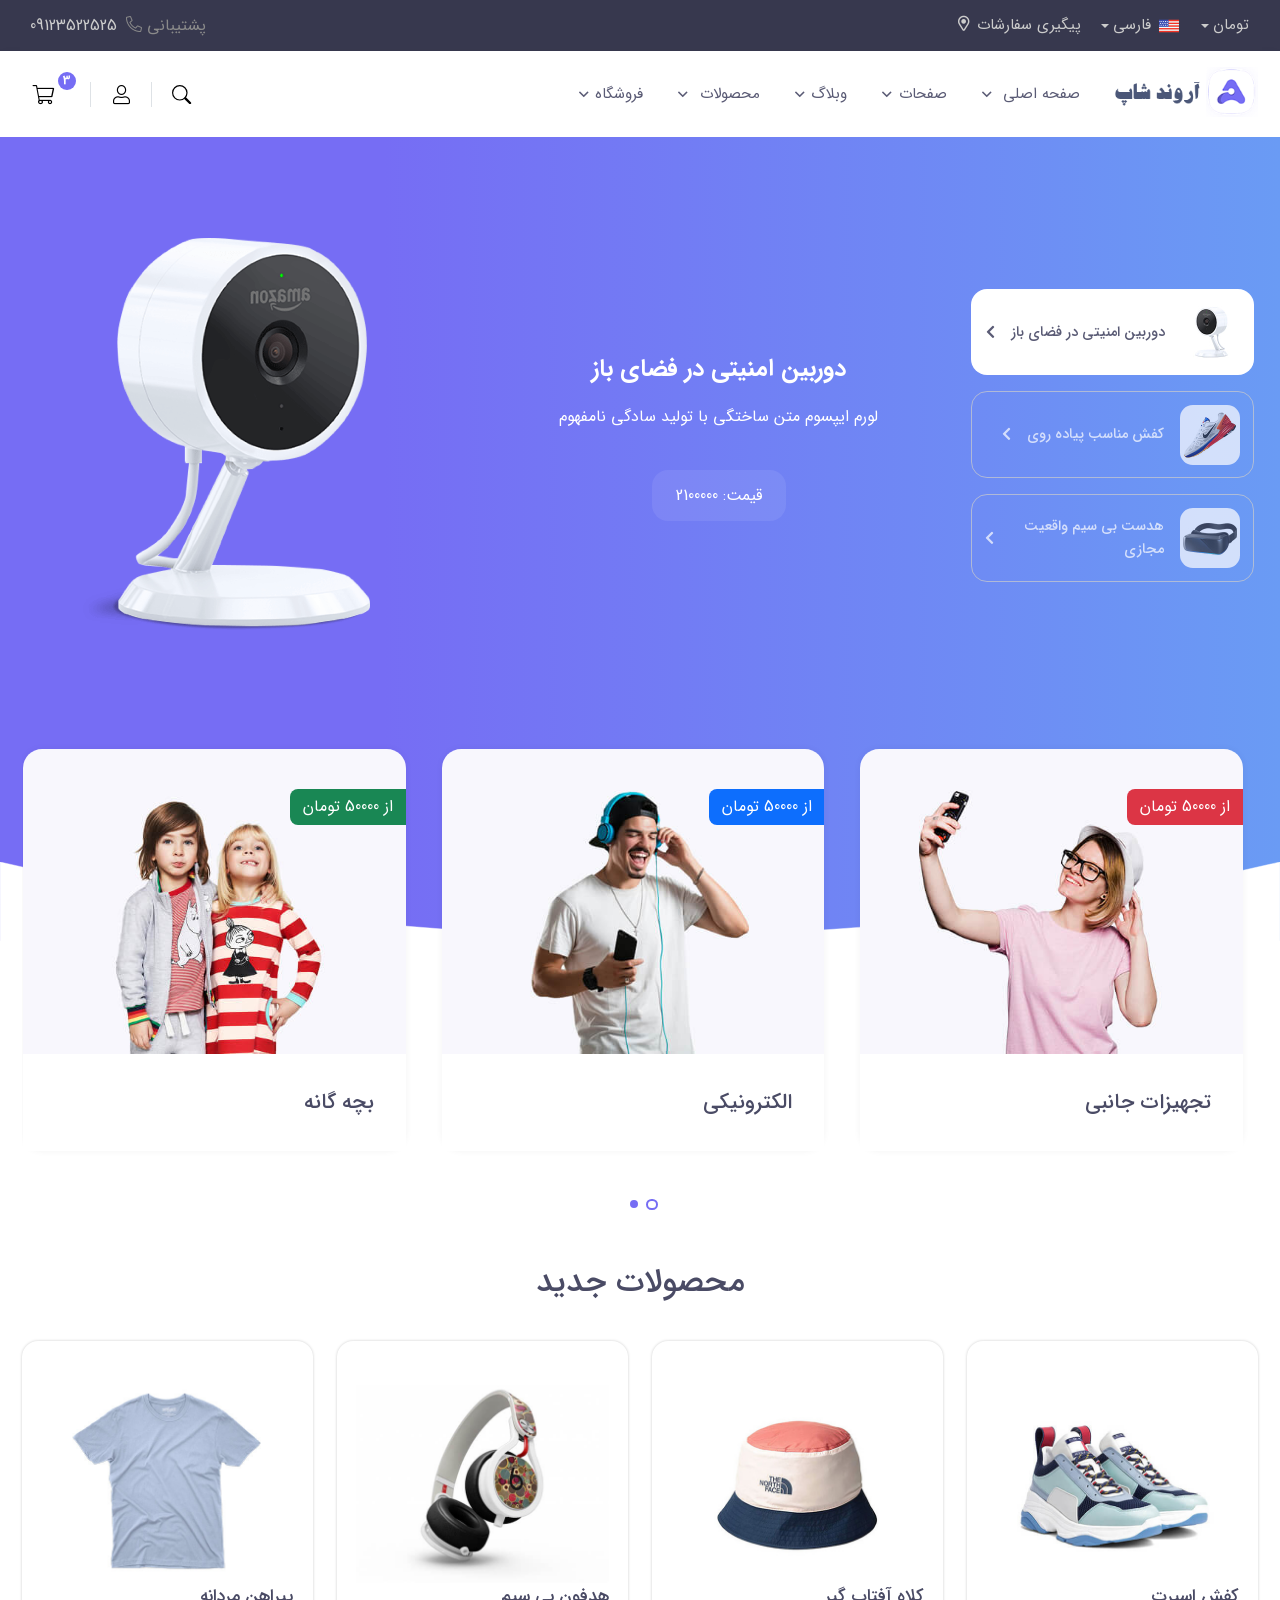
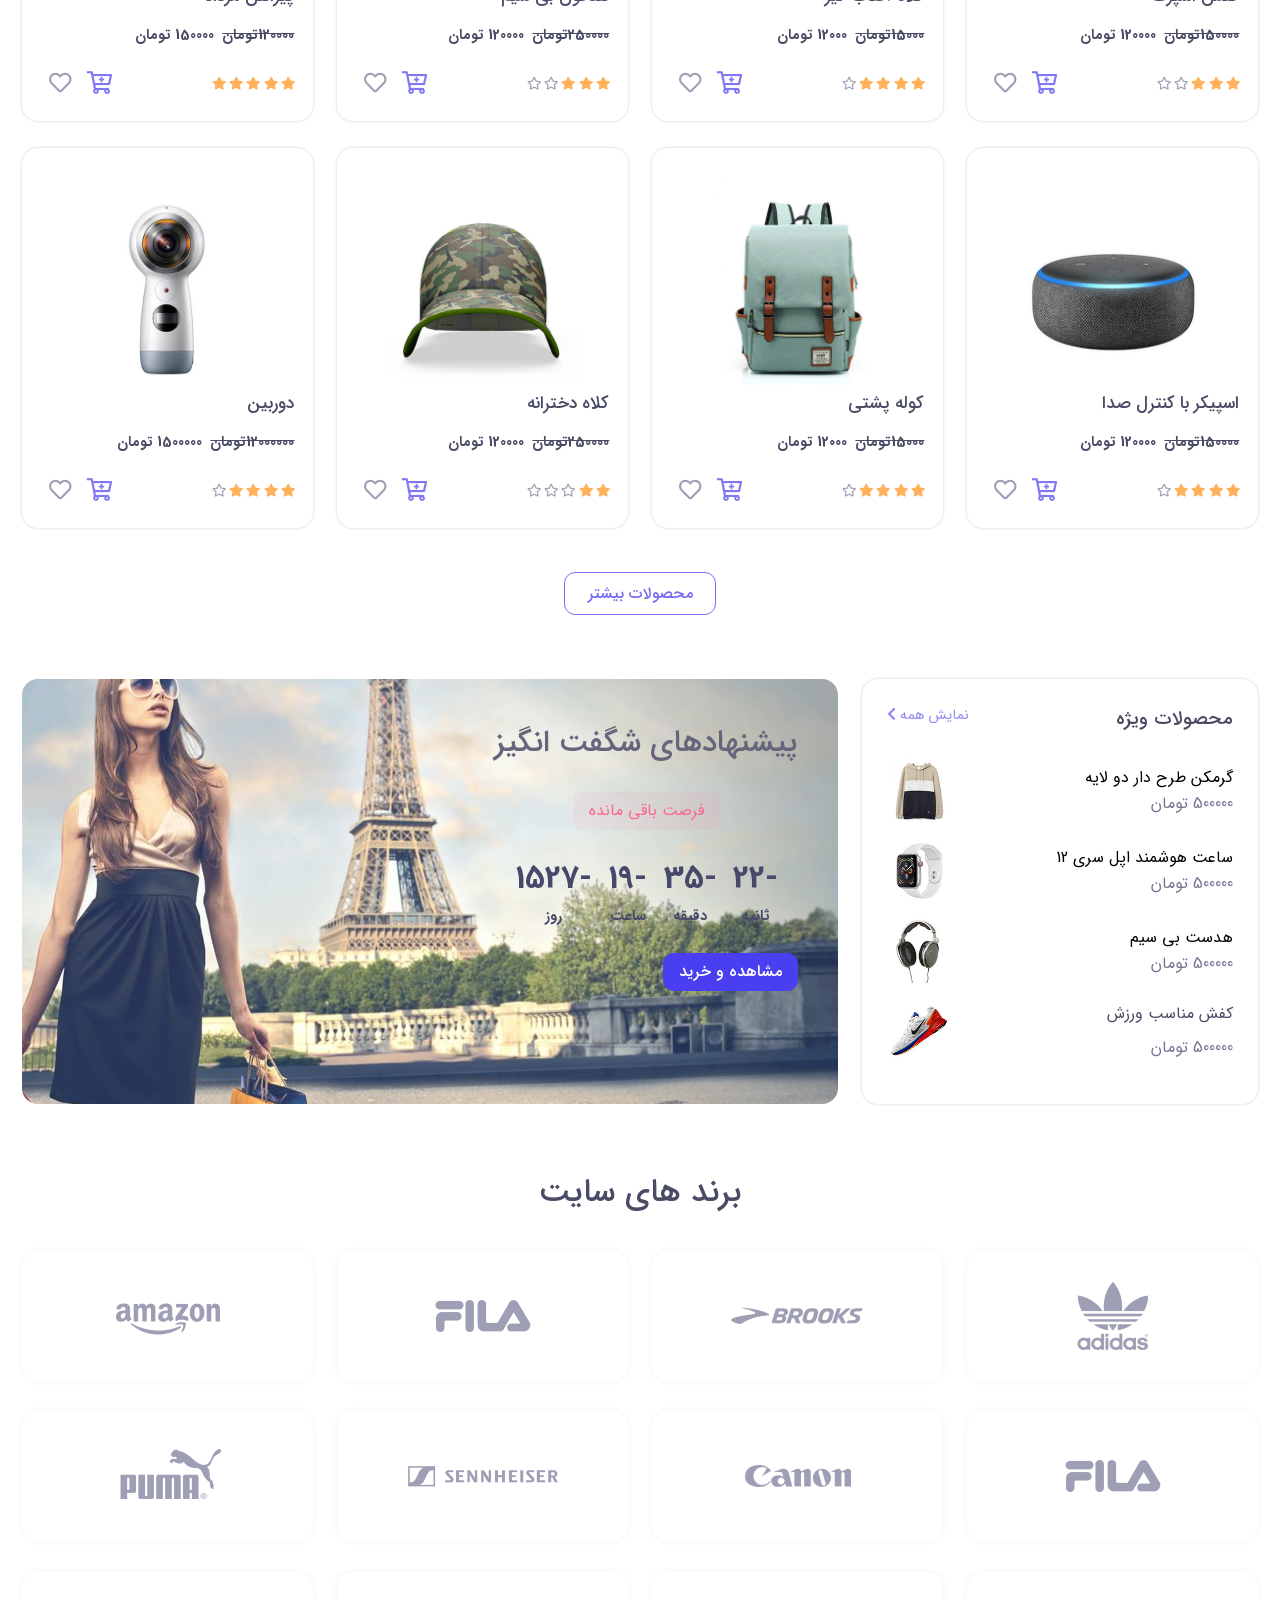
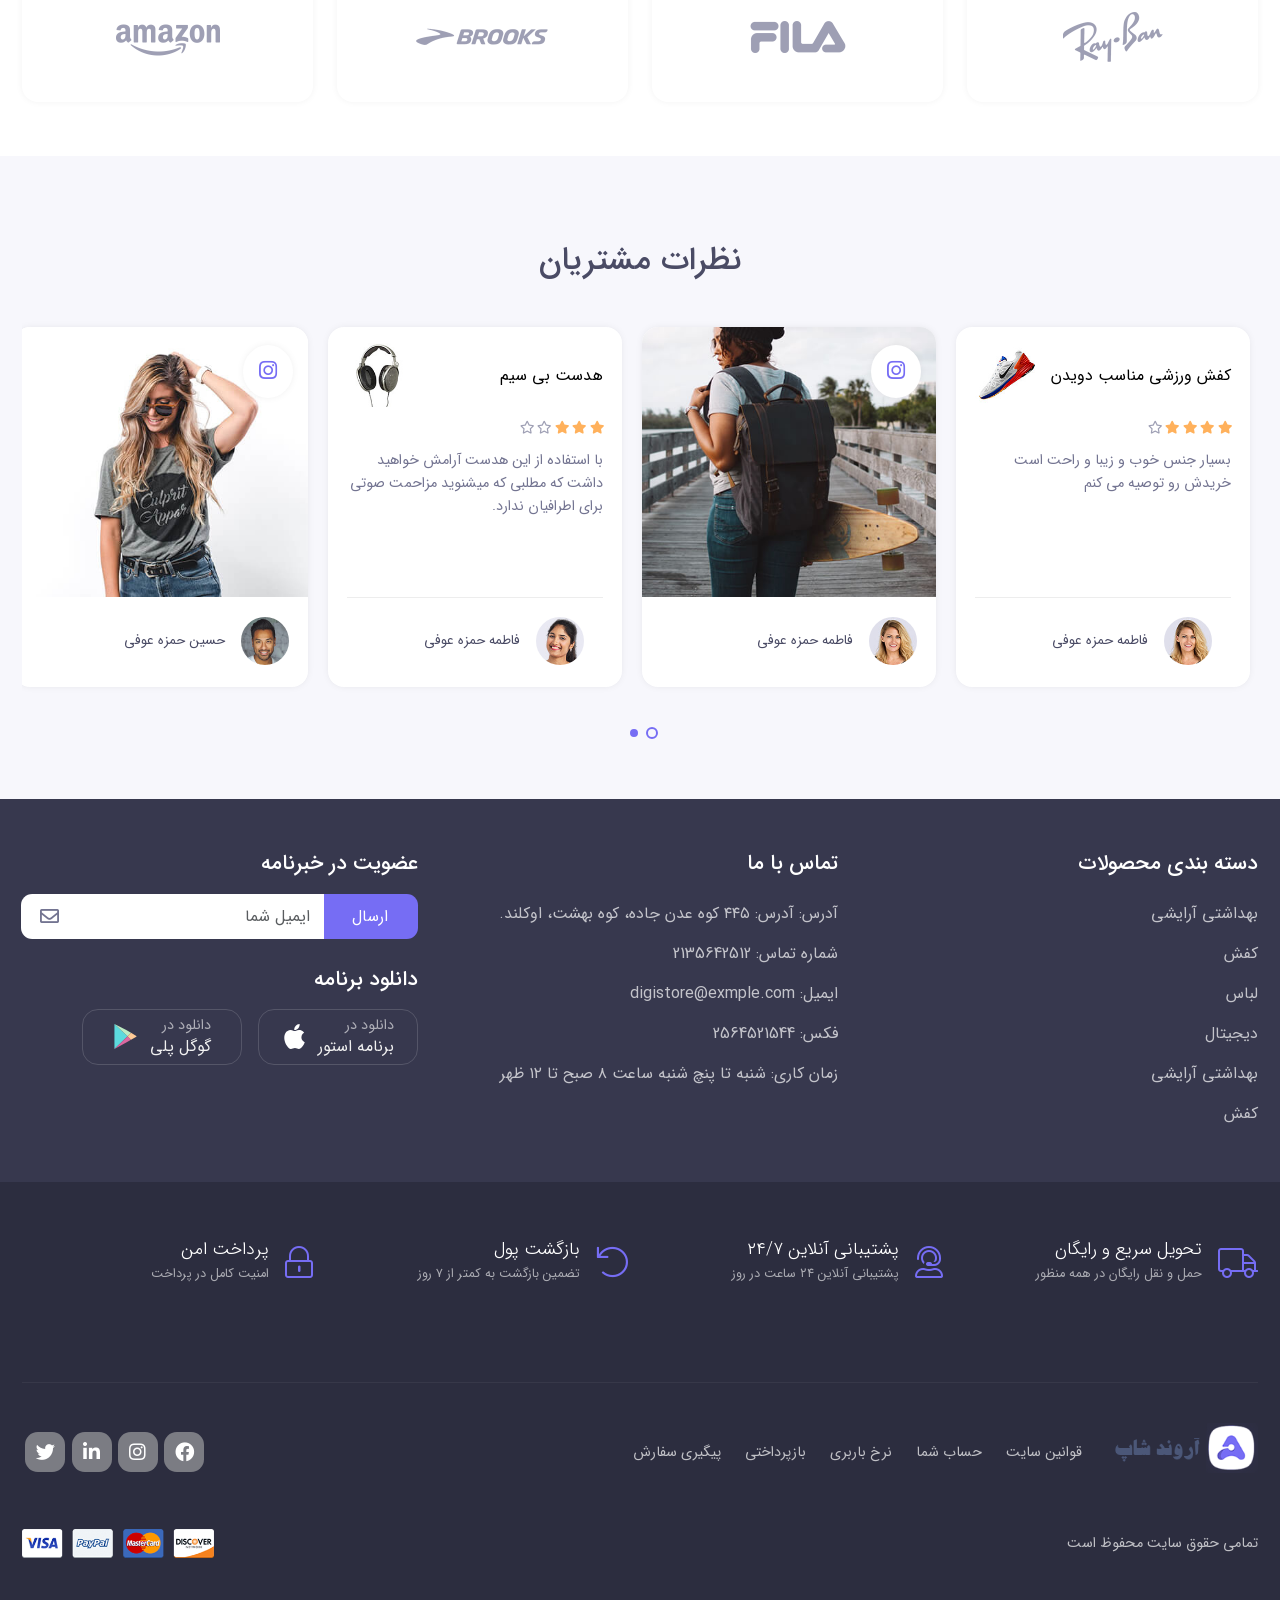
<file: assets/files/around/index.html>
<html lang="en">
 
<head>
    <meta charset="UTF-8">
    <meta name="viewport" content="width=device-width, initial-scale=1.0">
    <title> صفحه اصلی فروشگاه آروند</title>
    <link rel="stylesheet" href="css/respansive.css">
    <link href="https://cdn.jsdelivr.net/npm/bootstrap@5.1.3/dist/css/bootstrap.min.css" rel="stylesheet"
        integrity="sha384-1BmE4kWBq78iYhFldvKuhfTAU6auU8tT94WrHftjDbrCEXSU1oBoqyl2QvZ6jIW3" crossorigin="anonymous">
    <link rel="stylesheet" href="style.css">
    <link rel="stylesheet" href="css/owlcarousel/owl.carousel.min.css">
    <link rel="stylesheet" href="css/owlcarousel/owl.theme.default.min.css">
    <link rel="stylesheet" href="css/all.min.css">
</head>

<body>
    <a class="scrollTo scroll-To-top " href=".topbar-site "
        style="visibility: visible; transform: translateY(0px);"></a>
    <div class="bg-close">
    </div>
    <header>
        <div class="topbar-site ">
            <div class="container">
                <div class="row  d-flex justify-content-between align-items-center">
                    <div class="col-12 col-md-6">
                        <div class="topbar-site_right d-flex  align-items-center">
                            <div class="dropdown drupdown_topbar-site ">
                                <button class="btn btn-secondary dropdown-toggle d-flex align-items-center"
                                    type="button" id="dropdownMenuButton1" data-bs-toggle="dropdown"
                                    aria-expanded="false">
                                    تومان
                                </button>
                                <ul class="dropdown-menu dropdown-menu_topbar dropdown-menu_topbar1"
                                    aria-labelledby="dropdownMenuButton1">
                                    <li><a class="dropdown-item" href="#">یورو</a></li>
                                    <li><a class="dropdown-item" href="#">دلار</a></li>
                                </ul>
                            </div>
                            <div class="dropdown drupdown_topbar-site ">
                                <button class="btn btn-secondary dropdown-toggle d-flex align-items-center"
                                    type="button" id="dropdownMenuButton1" data-bs-toggle="dropdown"
                                    aria-expanded="false">
                                    <img class="ms-2" width="20" src="images/flog4.png" />فارسی
                                </button>
                                <ul class="dropdown-menu dropdown-menu_topbar dropdown-menu_topbar1"
                                    aria-labelledby="dropdownMenuButton1">
                                    <li><a class="dropdown-item" href="#"><img class="ms-2" width="20"
                                                src="images/flog1.png" />انگلیسی</a></li>
                                    <li><a class="dropdown-item" href="#"><img class="ms-2" width="20"
                                                src="images/flog2.png" />عربی</a></li>
                                </ul>
                            </div>
                            <div class="peygiry_sefareshat"> <a href="#">پیگیری سفارشات<i
                                        class="far fa-map-marker-alt me-2"></i> </a></div>
                        </div>
                    </div>
                    <div class="d-none d-md-block col-md-6">
                        <div class="tel_topbar-site  float-start ms-2">
                            <span>پشتیبانی</span>
                            <i class="fal fa-phone-alt"></i>
                            <a href="tel:09123522525" class="me-1">09123522525</a>
                        </div>
                    </div>
                </div>
            </div>
        </div>
        <nav class="area_navbar">
            <div class="container container_nav">
                <div class="row area_search align-items-center">
                    <div
                        class="col-10 col-sm-7 col-md-8 col-lg-9  d-flex justify-content-between align-items-center border-start">
                        <form class="search-form d-flex w-100" action="" method="get">
                            <input type="text" class="form-control input_search " name="" value=""
                                placeholder="دنبال چه میگردید">
                            <button type="submit">
                                <svg width="1em" height="1em" viewBox="0 0 16 16" class="bi bi-search"
                                    fill="currentColor" xmlns="http://www.w3.org/2000/svg">
                                    <path fill-rule="evenodd"
                                        d="M10.442 10.442a1 1 0 0 1 1.415 0l3.85 3.85a1 1 0 0 1-1.414 1.415l-3.85-3.85a1 1 0 0 1 0-1.415z">
                                    </path>
                                    <path fill-rule="evenodd"
                                        d="M6.5 12a5.5 5.5 0 1 0 0-11 5.5 5.5 0 0 0 0 11zM13 6.5a6.5 6.5 0 1 1-13 0 6.5 6.5 0 0 1 13 0z">
                                    </path>
                                </svg>
                            </button>
                        </form>
                    </div>
                    <div class="col-2 col-sm-5 col-md-4 col-lg-3  d-flex  align-items-center justify-content-end ">

                        <div class="dropdown  ">
                            <button class="btn  custom-select custom-select-all-category  d-none d-sm-block"
                                type="button" id="dropdownMenuButton1" data-bs-toggle="dropdown" aria-expanded="false">
                                همه دسته بندی ها
                            </button>
                            <ul class="dropdown-menu dropdown-menu-all-category" aria-labelledby="dropdownMenuButton1">
                                <li><a class="dropdown-item" href="#">دیجیتال</a></li>
                                <li><a class="dropdown-item" href="#">کیف</a></li>
                                <li><a class="dropdown-item" href="#">کفش</a></li>
                                <li><a class="dropdown-item" href="#">آرایشی و بهداشتی</a></li>
                            </ul>
                        </div>

                        <button type="button" class="btn-close close_search_header" aria-label="Close"></button>

                    </div>
                </div>
                <div
                    class="row d-flex justify-content-between align-items-center navbarr justify-content-md-between ju">
                    <div class="col-4  col-md-3 d-block d-lg-none">
                        <div class="icon_meni_bar">
                            <a class="d-block d-xl-none"><i class="fas fa-bars me-2"></i></a>
                        </div>
                    </div>
                    <div id="menu_mobile" class="menu_mobile ">
                        <div class="header_menu_mobile d-flex align-items-center">
                            <button type="button" class="btn-close close_menu_mobile" aria-label="Close"></button>
                            <img src="images/logosmal.png" />
                        </div>
                        <div class="area_menu_mobile menu-top-menu-container" id="accordian">
                            <ul class="menu-multi-level">
                                <li class="menu-item-has-children"><a href="#">صفحه اصلی </a>

                                    <ul class="sub-menu">
                                        <li><a href="index.html">صفحه اصلی 1</a></li>
                                        <li><a href="index2.html">صفحه اصلی 2</a></li>
                                        <li><a href="index3.html">صفحه اصلی 3</a> </li>  
                                    </ul>
                                </li>
                                <li class="menu-item-has-children"><a href="#">صفحات</a>
                                    <ul class="sub-menu">
                                        <li><a href="about.html">درباره ما</a></li>
                                        <li class="menu-item-has-children"><a href="#">تماس با ما</a>
                                            <ul class="sub-menu">
                                                <li><a href="contact.html"> طرح 1</a></li>
                                                <li><a href="contacts-v2.html">طرح 2</a>
                                                </li>
                                            </ul>
                                        </li>
                                        <li><a href="account.html">حساب کاربری</a>
                                        </li>
                                        <li><a href="404.html">خطا 404</a></li>
                                    </ul>
                                </li>
                                <li class="menu-item-has-children"><a href="#">وبلاگ</a>
                                    <ul class="sub-menu">
                                        <li class="menu-item-has-children"><a href="#">ساختمانی
                                            </a>
                                            <ul class="sub-menu">
                                                <li><a href="blog-masonry-four-columns.html">چهار ستون </a>
                                                </li>
                                                <li><a href="blog-masonry-left-sidebar.html">نوار کناری سمت چپ </a></li>
                                                <li><a href="blog-masonry-right-sidebar.html">نوار کناری سمت راست </a>
                                                </li>
                                            </ul>
                                        </li>
                                        <li class="menu-item-has-children"><a href="#">جزییات وبلاگ </a>
                                            <ul class="sub-menu">
                                                <li><a href="blog-single-left-sidebar.html">پیش فرض</a></li>
                                                <li><a href="blog-single-right-sidebar.html">نوار کناری سمت راست</a>
                                                </li>

                                                <li><a href="blog-single.html">جزییات وبلاگ بدون سایدبار</a>
                                                </li>
                                            </ul>
                                        </li>
                                        <li class="menu-item-has-children"><a href="#">لیستی </a>
                                            <ul class="sub-menu">
                                                <li><a href="blog-list-left-sidebar.html">نوار کناری سمت چپ</a></li>
                                                <li><a href="blog-list-right-sidebar.html">نوار کناری سمت راست</a>
                                                </li>

                                                <li><a href="blog-list.html">لیستی بدون سایدبار</a>
                                                </li>
                                            </ul>
                                        </li>
                                    </ul>
                                </li>

                                <li class="menu-item-has-children"><a href="#">محصولات</a>
                                    <ul class="sub-menu">
                                        <li class="mega-menu-col">
                                            <a class="title-megamenu-mobile" href="#">لوازم دیجیتالی</a>
                                            <ul>
                                                <li><a href="#"> دوربین مدار بسته </a></li>
                                                <li><a href="#">هدست</a></li>
                                                <li><a href="#">تلویزیون hd</a></li>
                                                <li><a href="#">موبایل</a></li>
                                                <li><a href="#"> دوربین عکاسی</a></li>
                                                <li><a href="#">وسایل جانبی موبایل</a></li>
                                            </ul>
                                        </li>

                                        <li class="mega-menu-col">
                                            <a class="title-megamenu-mobile" href="#">لباس و پوشاک</a>
                                            <ul>
                                                <li><a href="#"> مانتو</a></li>
                                                <li><a href="#">شلوار</a></li>
                                                <li><a href="#">پیراهن</a></li>
                                                <li><a href="#">شال و روسری</a></li>
                                                <li><a href="#">پالتو</a></li>
                                                <li><a href="#">کت و شلوار</a></li>
                                            </ul>
                                        </li>

                                        <li class="mega-menu-col">
                                            <a class="title-megamenu-mobile" href="#">کیف</a>
                                            <ul>
                                                <li><a href="#">کیف زنانه</a></li>
                                                <li><a href="#">کوله پشتی</a></li>
                                                <li><a href="#">کیف اداری</a></li>
                                                <li><a href="#">کیف جیبی</a></li>
                                                <li><a href="#"> کیف رو دوشی</a></li>
                                                <li><a href="#">کیف دستی</a></li>
                                            </ul>
                                        </li>
                                        <li class="mega-menu-col">
                                            <a class="title-megamenu-mobile" href="#">کفش</a>
                                            <ul>
                                                <li><a href="#">کفش اسپرست</a></li>
                                                <li><a href="#">کفش ورزشی</a></li>
                                                <li><a href="#">کفش مجلسی</a></li>
                                                <li><a href="#">کفش تخت</a></li>
                                            </ul>
                                        </li>
                                    </ul>
                                </li>


                                <li class="menu-item-has-children"><a href="#">فروشگاه</a>
                                    <ul class="sub-menu">
                                        <li class="mega-menu-col">
                                            <a class="title-megamenu-mobile" href="#">صفحات دیگر</a>
                                            <ul>
                                                <li><a href="shop-product-detail-left-sidebar.html">جزییات محصول
                                                        سمت چپ</a></li>
                                                <li><a href="shop-product-detail-right-sidebar.html">جزییات
                                                        محصول سمت راست</a></li>
                                                <li><a href="cart.html"> سبد خرید</a></li>
                                                <li><a href="checkout.html">بررسی</a></li>
                                                <li><a href="wishlist.html">لیست مورد علاقه</a></li>
                                            </ul>
                                        </li>
                                        <li class="mega-menu-col">
                                            <a class="title-megamenu-mobile" href="#">طرح بندی صفحه خرید</a>
                                            <ul>
                                                <li><a href="shop-ns.html">شبکه ای چهار ستون</a></li>
                                                <li><a href="shop-left-sidebar.html">شبکه ای نوار کناری سمت
                                                        چپ</a></li>
                                                <li><a href="shop-right-sidebar.html"> شبکه ای نوار کناری سمت
                                                        راست</a></li>
                                            </ul>
                                        </li>
                                    </ul>
                                </li>

                            </ul>

                        </div>
                        <div class="footer_menu_mobile ">
                            <a href="#" class="btn btn-block btn_menu_mobile "><i class="fal fa-user ml-2"></i>
                                ورود به سایت
                            </a>
                        </div>
                    </div>
                    <div class="col-4  col-md-3  col-lg-9 col_menu_top">
                        <div class="arealogo float-end ps-3">
                            <a href="index.html" class="d-block d-lg-none"> <img src="images/logosmal.png" /></a>
                            <a href="index.html" class="d-none d-lg-block"> <img src="images/logo.png" /></a>
                        </div>
                        <div class="d-none d-lg-block  top_menu h-100 ">
                            <ul class="d-flex h-100 align-items-center">
                                <li><a href="#">صفحه اصلی <i class="fa fa-angle-down" aria-hidden="true"></i></a>
                                    <ul class="sub-menu">
                                        <li><a href="index.html">صفحه اصلی 1</a></li>
                                        <li><a href="index2.html">صفحه اصلی 2</a></li>
                                       <li><a href="index3.html">صفحه اصلی 3</a> </li>   
                                    </ul>
                                </li>
                                <li><a href="#">صفحات<i class="fa fa-angle-down" aria-hidden="true"></i></a>
                                    <ul class="sub-menu">
                                        <li><a href="about.html">درباره ما</a></li>
                                        <li><a href="#">تماس با ما<i class="fal fa-angle-left"></i></a>
                                            <ul class="sub-menu">
                                                <li><a href="contact.html"> طرح 1</a></li>
                                                <li><a href="contacts-v2.html">طرح 2</a>
                                                </li>
                                            </ul>
                                        </li>
                                        <li><a href="account.html">حساب کاربری</a>
                                        </li>
                                        <li><a href="404.html">خطا 404</a></li>
                                    </ul>
                                </li>
                                <li><a href="#">وبلاگ<i class="fa fa-angle-down" aria-hidden="true"></i></a>
                                    <ul class="sub-menu">
                                        <li><a href="#">ساختمانی <i class="fal fa-angle-left"></i>
                                            </a>
                                            <ul class="sub-menu">
                                                <li><a href="blog-masonry-four-columns.html">چهار ستون </a>
                                                </li>
                                                <li><a href="blog-masonry-left-sidebar.html">نوار کناری سمت چپ </a>
                                                </li>
                                                <li><a href="blog-masonry-right-sidebar.html">نوار کناری سمت راست
                                                    </a>
                                                </li>
                                            </ul>
                                        </li>
                                        <li><a href="#">جزییات وبلاگ <i class="fal fa-angle-left"></i></a>
                                            <ul class="sub-menu">
                                                <li><a href="blog-single-left-sidebar.html">پیش فرض</a></li>
                                                <li><a href="blog-single-right-sidebar.html">نوار کناری سمت راست</a>
                                                </li>

                                                <li><a href="blog-single.html">جزییات وبلاگ بدون سایدبار</a>
                                                </li>
                                            </ul>
                                        </li>
                                        <li><a href="#">لیستی <i class="fal fa-angle-left"></i></a>
                                            <ul class="sub-menu">
                                                <li><a href="blog-list-left-sidebar.html">نوار کناری سمت چپ</a></li>
                                                <li><a href="blog-list-right-sidebar.html">نوار کناری سمت راست</a>
                                                </li>

                                                <li><a href="blog-list.html">لیستی بدون سایدبار</a>
                                                </li>
                                            </ul>
                                        </li>
                                    </ul>
                                </li>
                                <li class="container-mega-menu"><a href="#">محصولات
                                        <i class="fa fa-angle-down" aria-hidden="true"></i>
                                    </a>
                                    <div class="area-megamenu">
                                        <div class="row">
                                            <div class="col-12 d-flex mb-4">
                                                <div class="mega-menu-col col-3">
                                                    <a class="title_megamenu" href="#">لوازم دیجیتالی</a>
                                                    <ul>
                                                        <li><a href="#"> دوربین مدار بسته </a></li>
                                                        <li><a href="#">هدست</a></li>
                                                        <li><a href="#">تلویزیون hd</a></li>
                                                        <li><a href="#">موبایل</a></li>
                                                        <li><a href="#"> دوربین عکاسی</a></li>
                                                        <li><a href="#">وسایل جانبی موبایل</a></li>
                                                    </ul>
                                                </div>
                                                <div class="mega-menu-col col-3">
                                                    <a class="title_megamenu" href="#">لباس و پوشاک</a>
                                                    <ul>
                                                        <li><a href="#"> مانتو</a></li>
                                                        <li><a href="#">شلوار</a></li>
                                                        <li><a href="#">پیراهن</a></li>
                                                        <li><a href="#">شال و روسری</a></li>
                                                        <li><a href="#">پالتو</a></li>
                                                        <li><a href="#">کت و شلوار</a></li>
                                                    </ul>
                                                </div>
                                                <div class="mega-menu-col col-3">
                                                    <a class="title_megamenu" href="#">کیف</a>
                                                    <ul>
                                                        <li><a href="#">کیف زنانه</a></li>
                                                        <li><a href="#">کوله پشتی</a></li>
                                                        <li><a href="#">کیف اداری</a></li>
                                                        <li><a href="#">کیف جیبی</a></li>
                                                        <li><a href="#"> کیف رو دوشی</a></li>
                                                        <li><a href="#">کیف دستی</a></li>
                                                    </ul>
                                                </div>
                                                <div class="mega-menu-col col-3 ">
                                                    <a class="title_megamenu" href="#">کفش</a>
                                                    <ul>
                                                        <li><a href="#">کفش اسپرست</a></li>
                                                        <li><a href="#">کفش ورزشی</a></li>
                                                        <li><a href="#">کفش مجلسی</a></li>
                                                        <li><a href="#">کفش تخت</a></li>
                                                    </ul>
                                                </div>
                                            </div>

                                            <div class="mega-menu-col col-4">
                                                <div class="baner-megamenu">
                                                    <a href="shop-left-sidebar.html"> <img class="img-fluid"
                                                            src="images/img203.jpg" alt="تصویر مگامنو">
                                                    </a>

                                                </div>
                                            </div>
                                            <div class="mega-menu-col col-4">
                                                <div class="baner-megamenu">
                                                    <a href="shop-left-sidebar.html"> <img class="img-fluid"
                                                            src="images/img202.jpg" alt="تصویر مگامنو">
                                                    </a>

                                                </div>
                                            </div>

                                            <div class="mega-menu-col col-4">
                                                <div class="baner-megamenu">
                                                    <a href="shop-left-sidebar.html"> <img class="img-fluid"
                                                            src="images/img204.jpg" alt="تصویر مگامنو">
                                                    </a>

                                                </div>
                                            </div>
                                        </div>
                                    </div>
                                </li>

                                <li class="container-mega-menu"><a href="#">فروشگاه<i class="fa fa-angle-down"
                                            aria-hidden="true"></i></a>
                                    <div class="area-megamenu pb-5">
                                        <div class="row">
                                            <div class="mega-menu-col col-4">
                                                <a class="title_megamenu" href="#">صفحات دیگر</a>
                                                <ul>
                                                    <li><a href="shop-product-detail-left-sidebar.html">جزییات محصول
                                                            سمت چپ</a></li>
                                                    <li><a href="shop-product-detail-right-sidebar.html">جزییات
                                                            محصول سمت راست</a></li>
                                                    <li><a href="wishlist.html">لیست مورد علاقه</a></li>
                                                    <li><a href="cart.html"> سبد خرید</a></li>
                                                    <li><a href="checkout.html">بررسی</a></li>
                                                </ul>
                                            </div>
                                            <div class="mega-menu-col col-4">
                                                <a class="title_megamenu" href="#">طرح بندی صفحه خرید</a>
                                                <ul>
                                                    <li><a href="shop-ns.html">شبکه ای چهار ستون</a></li>
                                                    <li><a href="shop-left-sidebar.html">شبکه ای نوار کناری سمت
                                                            چپ</a></li>
                                                    <li><a href="shop-right-sidebar.html"> شبکه ای نوار کناری سمت
                                                            راست</a></li>
                                                </ul>
                                            </div>
                                            <div class="mega-menu-col col-4">
                                                <div class="baner-megamenu">
                                                    <img class="img-fluid" src="images/img201.jpg" alt="تصویر مگامنو">

                                                    <div class="baner-megamenu-info">
                                                        <h3 class="baner-megamenu-title">مجموعه جدید</h3>
                                                        <h4 class="baner-megamenu-title">٪50 تخفیف</h4>
                                                        <a href="shop-left-sidebar.html" class="btn-5">اکنون خرید
                                                            کنید</a>
                                                    </div>
                                                </div>
                                            </div>
                                        </div>
                                    </div>
                                </li>
                            </ul>
                        </div>
                    </div>
                    <div class="col-4 col-md-3 col-lg-3">
                        <div class="widget_navbar d-flex justify-content-end align-items-center">
                            <div class="search_header item_widget_navbar mx-2">
                                <a href="#">
                                    <svg width="1em" height="1em" viewBox="0 0 16 16" class="bi bi-search"
                                        fill="currentColor" xmlns="http://www.w3.org/2000/svg">
                                        <path fill-rule="evenodd"
                                            d="M10.442 10.442a1 1 0 0 1 1.415 0l3.85 3.85a1 1 0 0 1-1.414 1.415l-3.85-3.85a1 1 0 0 1 0-1.415z" />
                                        <path fill-rule="evenodd"
                                            d="M6.5 12a5.5 5.5 0 1 0 0-11 5.5 5.5 0 0 0 0 11zM13 6.5a6.5 6.5 0 1 1-13 0 6.5 6.5 0 0 1 13 0z" />
                                    </svg>
                                </a>
                            </div>
                            <div class="border-end"></div>
                            <div class="main-nav d-none d-sm-none mx-2 d-md-block icon_login_user item_widget_navbar">
                                <ul>
                                    <!-- inser more links here -->
                                    <li><a class="cd-signin" href="#0"><i class="fal fa-user"></i></a></li>
                                    <!-- <li><a class="cd-signup" href="#0">Sign up</a></li> -->
                                </ul>
                            </div>
                            <div class="cd-user-modal">
                                <!-- this is the entire modal form, including the background -->
                                <div class="cd-user-modal-container">
                                    <!-- this is the container wrapper -->
                                    <ul class="cd-switcher">
                                        <li><a href="#0">ورود</a></li>
                                        <li><a href="#0">ثبت نام</a></li>
                                    </ul>
                                    <div id="cd-login">
                                        <!-- log in form -->
                                        <h1 class="text-center d-none d-sm-block">با استفاده از ایمیل و رمز عبور به حساب
                                            خود
                                            وارد شوید</h1>

                                        <form class="form-modal">
                                            <fieldset>
                                                <div class="group">
                                                    <input required="" class="input" type="text"><span
                                                        class="highlight"></span><span class="bar"></span>
                                                    <label class="label" for="date">آدرس ایمیل</label>
                                                </div>
                                                <div class="group">
                                                    <input required="" class="input inputpassword" type="password"
                                                        name="key"><span class="highlight"></span><span
                                                        class="bar"></span>
                                                    <label class="label" for="date">رمز عبور</label>
                                                </div>
                                                <div
                                                    class="forget_show-hide_password d-block d-sm-flex justify-content-between mt-3  align-items-center">
                                                    <div class="form-check showPasswork-checkbox my-3 my-sm-0">
                                                        <input type="checkbox" class="form-check-input ms-1"
                                                            id="checkbox-login" onclick="showPassword()">
                                                        <label class="form-check-label" for="checkbox-login">نمایش
                                                            رمز عبور</label>
                                                    </div>
                                                    <div class="forget_password">
                                                        <p class="cd-form-bottom-message"><a href="#0">رمز خود را
                                                                فراموش
                                                                کردید؟</a></p>
                                                    </div>
                                                </div>
                                                <div class="control-group">
                                                    <label class="control-label" for="signin"></label>
                                                    <div class="controls  mt-4  mt-sm-5 mb-2">
                                                        <button id="signin" name="signin" class="btn-5">ورود</button>
                                                    </div>
                                                </div>
                                            </fieldset>
                                        </form>
                                    </div> <!-- cd-login -->
                                    <div id="cd-signup">
                                        <!-- sign up form -->
                                        <form class="form-modal">
                                            <fieldset>
                                                <!-- Sign Up Form -->
                                                <!-- Text input-->
                                                <div class="group mt-0">
                                                    <input required="" class="input" type="text"><span
                                                        class="highlight"></span><span class="bar"></span>
                                                    <label class="label" for="date">نام</label></div>
                                                <!-- Password input-->
                                                <div class="group">
                                                    <input required="" class="input" type="text"><span
                                                        class="highlight"></span><span class="bar"></span>
                                                    <label class="label" for="date">ایمیل</label></div>
                                                <!-- Text input-->
                                                <div class="group">
                                                    <input required="" class="input inputpassword" type="password"
                                                        name="key"><span class="highlight"></span><span
                                                        class="bar"></span>
                                                    <label class="label" for="date">رمز عبور</label>
                                                </div>
                                                <div class="form-check showPasswork-checkbox mt-3">
                                                    <input type="checkbox" class="form-check-input ms-1"
                                                        id="checkbox-sign-up" onclick="showPassword()">
                                                    <label class="form-check-label" for="checkbox-sign-up">نمایش
                                                        رمز عبور</label>
                                                </div>
                                                <!-- Button -->
                                                <div class="control-group">
                                                    <label class="control-label" for="confirmsignup"></label>
                                                    <div class="controls mt-4  mt-sm-5 mb-2">
                                                        <button id="confirmsignup" name="confirmsignup"
                                                            class="btn-5">ثبت
                                                            نام</button>
                                                    </div>
                                                </div>
                                            </fieldset>
                                        </form>
                                    </div> <!-- cd-signup -->
                                    <div id="cd-reset-password">
                                        <!-- reset password form -->
                                        <h4 class="modal-title text-center" id="myModalLabel">رمز عبور به ایمیل شما
                                            ارسال می شود</h4>
                                        <form class="form-modal">
                                            <fieldset>
                                                <div class="group">
                                                    <input required="" class="input" type="text">
                                                    <span class="highlight"></span><span class="bar">

                                                    </span>
                                                    <label class="label" for="date">آدرس ایمیل</label>
                                                </div>
                                                <div class="control-group mt-5 mb-3">
                                                    <label class="control-label" for="forpassword"></label>
                                                    <div class="controls">
                                                        <button id="forpasswodr" name="forpassword"
                                                            class="btn-5">ارسال</button>
                                                    </div>
                                                </div>
                                            </fieldset>
                                        </form>
                                    </div> <!-- cd-reset-password -->
                                    <div class="modal-footer">
                                        <div class="area-socialIcon d-flex justify-content-center w-100">
                                            <a href="http://www.facebook.com" class="icon facebook"><span
                                                    class="tooltip-site">Facebook</span></a>
                                            <a href="http://www.github.com" class="icon instegram"><span
                                                    class="tooltip-site">instegram</span></a>
                                            <a href="http://www.dribble.com" class="icon linkedin"><span
                                                    class="tooltip-site">linkedin</span></a>
                                            <a href="http://www.twitter.com" class="icon twitter"><span
                                                    class="tooltip-site">Twitter</span></a>
                                        </div>
                                    </div>
                                </div> <!-- cd-user-modal-container -->
                            </div> <!-- cd-user-modal -->
                            <div class="border-end "></div>
                            <div class="shooping-cat item_widget_navbar me-4">
                                <a href="#">
                                    <i class="fal fa-shopping-cart"></i>
                                    <span class="badge  badge-light badge_count-addtocart">3</span>
                                </a>
                            </div>
                            <!-- Modal -->
                            <div class="area_add-t-cart">
                                <div class="header_add-t-cart">

                                    <!-- <button type="button" class="close close_addtocart " data-dismiss="area_add-t-cart"
                                        aria-label="Close"><span aria-hidden="true">&times;</span></button> -->
                                    <button type="button" class="btn-close close_addtocart" aria-label="Close"></button>

                                    <h4 class="title_add-t-cart text-center" id="myModalLabel"><a href="#">مشاهده سبد
                                            خرید</a></h4>
                                </div>
                                <div class="body_add-t-cart p-4">
                                    <div class="row mb-4">
                                        <div class="col-3 order-1">
                                            <div class="img_product_addtocart h-100 d-flex align-items-center">
                                                <a href="#"><img class="img-fluid mt-3" src="images/saat.jpg" /></a>
                                            </div>
                                        </div>
                                        <div class="col-7 order-2">
                                            <div class="details_product_addtocart">
                                                <div class="title_product_addtocart mb-1"><a href="#">ساعت مچی</a>
                                                </div>
                                                <div class="details_price_addtocart d-flex align-items-center">
                                                    <input name="input" type="number" value="1" class="ms-2">
                                                    <div class="price_product_addtocart d-flex">
                                                        <span class="order-2"> 20000 تومان</span>
                                                        <span class="order-1 ms-2">x</span>
                                                    </div>
                                                </div>
                                            </div>
                                        </div>

                                        <div class="col-2  d-flex align-items-center justify-content-center order-3">
                                            <div class="close_product_addtocart"> <a href="#" class="d-flex p-1"><i
                                                        class="far fa-times-circle"></i><span
                                                        class="tooltip-site">حذف</span></a></div>
                                        </div>
                                    </div>
                                    <div class="row  mb-4">
                                        <div class="col-3 order-1">
                                            <div class="img_product_addtocart h-100"><a href="#"><img
                                                        class="img-fluid mt-3" src="images/shoes21.jpg" /></a>
                                            </div>
                                        </div>
                                        <div class="col-7 order-2">
                                            <div class="details_product_addtocart">
                                                <div class="title_product_addtocart mb-1"><a href="#">کفش
                                                        اسپرت</a>
                                                </div>
                                                <div class="details_price_addtocart d-flex align-items-center">
                                                    <input name="input" type="number" value="1" class="ms-2">
                                                    <div class="price_product_addtocart d-flex">
                                                        <span class="order-2"> 20000 تومان</span>
                                                        <span class="order-1 ms-2">x</span>
                                                    </div>
                                                </div>
                                            </div>
                                        </div>

                                        <div class="col-2 d-flex align-items-center justify-content-center order-3">
                                            <div class="close_product_addtocart"> <a href="#" class="d-flex p-1"><i
                                                        class="far fa-times-circle"></i><span
                                                        class="tooltip-site">حذف</span></a></div>
                                        </div>
                                    </div>
                                    <div class="row  mb-4">
                                        <div class="col-3 order-1">
                                            <div class="img_product_addtocart h-100"><a href="#"><img
                                                        class="img-fluid mt-3" src="images/hedfon32.jpg" /></a>
                                            </div>
                                        </div>
                                        <div class="col-7 order-2">
                                            <div class="details_product_addtocart">
                                                <div class="title_product_addtocart mb-1"><a href="#">هدفون
                                                        سونی</a>
                                                </div>
                                                <div class="details_price_addtocart d-flex align-items-center">
                                                    <input name="input" type="number" value="1" class="ms-2">
                                                    <div class="price_product_addtocart d-flex">
                                                        <span class="order-2"> 20000 تومان</span>
                                                        <span class="order-1 ms-2">x</span>
                                                    </div>
                                                </div>
                                            </div>
                                        </div>

                                        <div class="col-2 d-flex align-items-center justify-content-center order-3">
                                            <div class="close_product_addtocart"> <a href="#" class="d-flex p-1"><i
                                                        class="far fa-times-circle"></i><span
                                                        class="tooltip-site">حذف</span></a></div>
                                        </div>
                                    </div>
                                    <div class="row mb-4">
                                        <div class="col-3 order-1">
                                            <div class="img_product_addtocart h-100 d-flex align-items-center">
                                                <a href="#"><img class="img-fluid mt-3" src="images/saat.jpg" /></a>
                                            </div>
                                        </div>
                                        <div class="col-7 order-2">
                                            <div class="details_product_addtocart">
                                                <div class="title_product_addtocart mb-1"><a href="#">ساعت
                                                        مچی</a>
                                                </div>
                                                <div class="details_price_addtocart d-flex align-items-center">
                                                    <input name="input" type="number" value="1" class="ms-2">
                                                    <div class="price_product_addtocart d-flex">
                                                        <span class="order-2"> 20000 تومان</span>
                                                        <span class="order-1 ms-2">x</span>
                                                    </div>
                                                </div>
                                            </div>
                                        </div>

                                        <div class="col-2  d-flex align-items-center justify-content-center order-3">
                                            <div class="close_product_addtocart"> <a href="#" class="d-flex p-1"><i
                                                        class="far fa-times-circle"></i><span
                                                        class="tooltip-site">حذف</span></a></div>
                                        </div>
                                    </div>
                                    <div class="row  mb-4">
                                        <div class="col-3 order-1">
                                            <div class="img_product_addtocart h-100"><a href="#"><img
                                                        class="img-fluid mt-3" src="images/shoes21.jpg" /></a>
                                            </div>
                                        </div>
                                        <div class="col-7 order-2">
                                            <div class="details_product_addtocart">
                                                <div class="title_product_addtocart mb-1"><a href="#">کفش
                                                        اسپرت</a>
                                                </div>
                                                <div class="details_price_addtocart d-flex align-items-center">
                                                    <input name="input" type="number" value="1" class="ms-2">
                                                    <div class="price_product_addtocart d-flex">
                                                        <span class="order-2"> 20000 تومان</span>
                                                        <span class="order-1 ms-2">x</span>
                                                    </div>
                                                </div>
                                            </div>
                                        </div>
                                        <div class="col-2 d-flex align-items-center justify-content-center order-3">
                                            <div class="close_product_addtocart"> <a href="#" class="d-flex p-1"><i
                                                        class="far fa-times-circle"></i><span
                                                        class="tooltip-site">حذف</span></a></div>
                                        </div>
                                    </div>
                                </div>
                                <div class="footer_addtocart  p-4">
                                    <div class="area_total_modal_addtocart mb-4  d-flex justify-content-between">
                                        <span>مجموع :</span>
                                        <span> تومان3250000</span>
                                    </div>
                                    <a href="#" class="btn btn-custom  btn-block btn_add-t-cart"> تسویه
                                        حساب <i class="fal fa-credit-card me-1"></i>
                                    </a>

                                </div>
                            </div>
                        </div>
                    </div>
                </div>
            </div>
        </nav>
        <nav class="area_navbar area_navbar_sticky">
            <div class="container container_nav">
                <div class="row area_search align-items-center">
                    <div
                        class="col-10 col-sm-7 col-md-8 col-lg-9  d-flex justify-content-between align-items-center border-start">
                        <form class="search-form d-flex w-100" action="" method="get">
                            <input type="text" class="form-control input_search " name="" value=""
                                placeholder="دنبال چه میگردید">
                            <button type="submit">
                                <svg width="1em" height="1em" viewBox="0 0 16 16" class="bi bi-search"
                                    fill="currentColor" xmlns="http://www.w3.org/2000/svg">
                                    <path fill-rule="evenodd"
                                        d="M10.442 10.442a1 1 0 0 1 1.415 0l3.85 3.85a1 1 0 0 1-1.414 1.415l-3.85-3.85a1 1 0 0 1 0-1.415z">
                                    </path>
                                    <path fill-rule="evenodd"
                                        d="M6.5 12a5.5 5.5 0 1 0 0-11 5.5 5.5 0 0 0 0 11zM13 6.5a6.5 6.5 0 1 1-13 0 6.5 6.5 0 0 1 13 0z">
                                    </path>
                                </svg>
                            </button>
                        </form>
                    </div>
                    <div class="col-2 col-sm-5 col-md-4 col-lg-3  d-flex  align-items-center justify-content-end ">
                        <div class="dropdown ">
                            <button class="btn  custom-select custom-select-all-category  d-none d-sm-block"
                                type="button" id="dropdownMenuButton1" data-bs-toggle="dropdown" aria-expanded="false">
                                همه دسته بندی ها
                            </button>
                            <ul class="dropdown-menu dropdown-menu-all-category" aria-labelledby="dropdownMenuButton1">
                                <li><a class="dropdown-item" href="#">دیجیتال</a></li>
                                <li><a class="dropdown-item" href="#">کیف</a></li>
                                <li><a class="dropdown-item" href="#">کفش</a></li>
                                <li><a class="dropdown-item" href="#">آرایشی و بهداشتی</a></li>
                            </ul>
                        </div>
                        <button type="button" class="btn-close close_search_header" aria-label="Close"></button>
                    </div>
                </div>
                <div
                    class="row d-flex justify-content-between align-items-center navbarr justify-content-md-between ju">
                    <div class="col-4  col-md-3 d-block d-lg-none">
                        <div class="icon_meni_bar">
                            <a class="d-block d-xl-none"><i class="fas fa-bars me-2"></i></a>
                        </div>
                    </div>
                    <div id="menu_mobile" class="menu_mobile ">
                        <div class="header_menu_mobile d-flex align-items-center">
                            <button type="button" class="btn-close close_menu_mobile" aria-label="Close"></button>
                            <img src="images/logosmal.png" />
                        </div>
                        <div class="area_menu_mobile menu-top-menu-container" id="accordian">
                            <ul class="menu-multi-level">
                                <li class="menu-item-has-children"><a href="#">صفحه اصلی </a>
                                    <ul class="sub-menu">
                                        <li><a href="index.html">صفحه اصلی 1</a></li>
                                        <li><a href="index2.html">صفحه اصلی 2</a></li>
                                        <li><a href="index3.html">صفحه اصلی 3</a>  </li>  
                                    </ul>
                                </li>
                                <li class="menu-item-has-children"><a href="#">صفحات</a>
                                    <ul class="sub-menu">
                                        <li><a href="about.html">درباره ما</a></li>
                                        <li class="menu-item-has-children"><a href="#">تماس با ما</a>
                                            <ul class="sub-menu">
                                                <li><a href="contact.html"> طرح 1</a></li>
                                                <li><a href="contacts-v2.html">طرح 2</a>
                                                </li>
                                            </ul>
                                        </li>
                                        <li><a href="account.html">حساب کاربری</a>
                                        </li>
                                        <li><a href="404.html">خطا 404</a></li>
                                    </ul>
                                </li>
                                <li class="menu-item-has-children"><a href="#">وبلاگ</a>
                                    <ul class="sub-menu">
                                        <li class="menu-item-has-children"><a href="#">ساختمانی
                                            </a>
                                            <ul class="sub-menu">
                                                <li><a href="blog-masonry-four-columns.html">چهار ستون </a>
                                                </li>
                                                <li><a href="blog-masonry-left-sidebar.html">نوار کناری سمت چپ </a></li>
                                                <li><a href="blog-masonry-right-sidebar.html">نوار کناری سمت راست </a>
                                                </li>
                                            </ul>
                                        </li>
                                        <li class="menu-item-has-children"><a href="#">جزییات وبلاگ </a>
                                            <ul class="sub-menu">
                                                <li><a href="blog-single-left-sidebar.html">پیش فرض</a></li>
                                                <li><a href="blog-single-right-sidebar.html">نوار کناری سمت راست</a>
                                                </li>

                                                <li><a href="blog-single.html">جزییات وبلاگ بدون سایدبار</a>
                                                </li>
                                            </ul>
                                        </li>
                                        <li class="menu-item-has-children"><a href="#">لیستی </a>
                                            <ul class="sub-menu">
                                                <li><a href="blog-list-left-sidebar.html">نوار کناری سمت چپ</a></li>
                                                <li><a href="blog-list-right-sidebar.html">نوار کناری سمت راست</a>
                                                </li>

                                                <li><a href="blog-list.html">لیستی بدون سایدبار</a>
                                                </li>
                                            </ul>
                                        </li>
                                    </ul>
                                </li>

                                <li class="menu-item-has-children"><a href="#">محصولات</a>
                                    <ul class="sub-menu">
                                        <li class="mega-menu-col">
                                            <a class="title-megamenu-mobile" href="#">لوازم دیجیتالی</a>
                                            <ul>
                                                <li><a href="#"> دوربین مدار بسته </a></li>
                                                <li><a href="#">هدست</a></li>
                                                <li><a href="#">تلویزیون hd</a></li>
                                                <li><a href="#">موبایل</a></li>
                                                <li><a href="#"> دوربین عکاسی</a></li>
                                                <li><a href="#">وسایل جانبی موبایل</a></li>
                                            </ul>
                                        </li>

                                        <li class="mega-menu-col">
                                            <a class="title-megamenu-mobile" href="#">لباس و پوشاک</a>
                                            <ul>
                                                <li><a href="#"> مانتو</a></li>
                                                <li><a href="#">شلوار</a></li>
                                                <li><a href="#">پیراهن</a></li>
                                                <li><a href="#">شال و روسری</a></li>
                                                <li><a href="#">پالتو</a></li>
                                                <li><a href="#">کت و شلوار</a></li>
                                            </ul>
                                        </li>

                                        <li class="mega-menu-col">
                                            <a class="title-megamenu-mobile" href="#">کیف</a>
                                            <ul>
                                                <li><a href="#">کیف زنانه</a></li>
                                                <li><a href="#">کوله پشتی</a></li>
                                                <li><a href="#">کیف اداری</a></li>
                                                <li><a href="#">کیف جیبی</a></li>
                                                <li><a href="#"> کیف رو دوشی</a></li>
                                                <li><a href="#">کیف دستی</a></li>
                                            </ul>
                                        </li>
                                        <li class="mega-menu-col">
                                            <a class="title-megamenu-mobile" href="#">کفش</a>
                                            <ul>
                                                <li><a href="#">کفش اسپرست</a></li>
                                                <li><a href="#">کفش ورزشی</a></li>
                                                <li><a href="#">کفش مجلسی</a></li>
                                                <li><a href="#">کفش تخت</a></li>
                                            </ul>
                                        </li>
                                    </ul>
                                </li>


                                <li class="menu-item-has-children"><a href="#">فروشگاه</a>
                                    <ul class="sub-menu">
                                        <li class="mega-menu-col">
                                            <a class="title-megamenu-mobile" href="#">صفحات دیگر</a>
                                            <ul>
                                                <li><a href="shop-product-detail-left-sidebar.html">جزییات محصول
                                                        سمت چپ</a></li>
                                                <li><a href="shop-product-detail-right-sidebar.html">جزییات
                                                        محصول سمت راست</a></li>
                                                <li><a href="cart.html"> سبد خرید</a></li>
                                                <li><a href="checkout.html">بررسی</a></li>
                                                <li><a href="wishlist.html">لیست مورد علاقه</a></li>
                                            </ul>
                                        </li>
                                        <li class="mega-menu-col">
                                            <a class="title-megamenu-mobile" href="#">طرح بندی صفحه خرید</a>
                                            <ul>
                                                <li><a href="shop-ns.html">شبکه ای چهار ستون</a></li>
                                                <li><a href="shop-left-sidebar.html">شبکه ای نوار کناری سمت
                                                        چپ</a></li>
                                                <li><a href="shop-right-sidebar.html"> شبکه ای نوار کناری سمت
                                                        راست</a></li>
                                            </ul>
                                        </li>
                                    </ul>
                                </li>

                            </ul>

                        </div>
                        <div class="footer_menu_mobile ">
                            <a href="#" class="btn btn-block btn_menu_mobile "><i class="fal fa-user ms-2"></i>
                                ورود به سایت
                            </a>
                        </div>
                    </div>
                    <div class="col-4  col-md-3  col-lg-9 col_menu_top">
                        <div class="arealogo float-end ps-3">
                            <a href="index.html" class="d-block d-lg-none"> <img src="images/logosmal.png" /></a>
                            <a href="index.html" class="d-none d-lg-block"> <img src="images/logo.png" /></a>
                        </div>
                        <div class="d-none d-lg-block  top_menu h-100 ">
                            <ul class="d-flex h-100 align-items-center">
                                <li><a href="#">صفحه اصلی <i class="fa fa-angle-down" aria-hidden="true"></i></a>
                                    <ul class="sub-menu">
                                        <li><a href="index.html">صفحه اصلی 1</a></li>
                                        <li><a href="index2.html">صفحه اصلی 2</a></li>
                                        <li><a href="index3.html">صفحه اصلی 3</a> </li>   
                                    </ul>
                                </li>
                                <li><a href="#">صفحات<i class="fa fa-angle-down" aria-hidden="true"></i></a>
                                    <ul class="sub-menu">
                                        <li><a href="about.html">درباره ما</a></li>
                                        <li><a href="#">تماس با ما<i class="fal fa-angle-left"></i></a>
                                            <ul class="sub-menu">
                                                <li><a href="contact.html"> طرح 1</a></li>
                                                <li><a href="contacts-v2.html">طرح 2</a>
                                                </li>
                                            </ul>
                                        </li>
                                        <li><a href="account.html">حساب کاربری</a>
                                        </li>
                                        <li><a href="404.html">خطا 404</a></li>
                                    </ul>
                                </li>
                                <li><a href="#">وبلاگ<i class="fa fa-angle-down" aria-hidden="true"></i></a>
                                    <ul class="sub-menu">
                                        <li><a href="#">ساختمانی <i class="fal fa-angle-left"></i>
                                            </a>
                                            <ul class="sub-menu">
                                                <li><a href="blog-masonry-four-columns.html">چهار ستون </a>
                                                </li>
                                                <li><a href="blog-masonry-left-sidebar.html">نوار کناری سمت چپ </a>
                                                </li>
                                                <li><a href="blog-masonry-right-sidebar.html">نوار کناری سمت راست
                                                    </a>
                                                </li>
                                            </ul>
                                        </li>
                                        <li><a href="#">جزییات وبلاگ <i class="fal fa-angle-left"></i></a>
                                            <ul class="sub-menu">
                                                <li><a href="blog-single-left-sidebar.html">پیش فرض</a></li>
                                                <li><a href="blog-single-right-sidebar.html">نوار کناری سمت راست</a>
                                                </li>

                                                <li><a href="blog-single.html">جزییات وبلاگ بدون سایدبار</a>
                                                </li>
                                            </ul>
                                        </li>
                                        <li><a href="#">لیستی <i class="fal fa-angle-left"></i></a>
                                            <ul class="sub-menu">
                                                <li><a href="blog-list-left-sidebar.html">نوار کناری سمت چپ</a></li>
                                                <li><a href="blog-list-right-sidebar.html">نوار کناری سمت راست</a>
                                                </li>

                                                <li><a href="blog-list.html">لیستی بدون سایدبار</a>
                                                </li>
                                            </ul>
                                        </li>
                                    </ul>
                                </li>
                                <li class="container-mega-menu"><a href="#">محصولات
                                        <i class="fa fa-angle-down" aria-hidden="true"></i>
                                    </a>
                                    <div class="area-megamenu">
                                        <div class="row">
                                            <div class="col-12 d-flex mb-4">
                                                <div class="mega-menu-col col-3">
                                                    <a class="title_megamenu" href="#">لوازم دیجیتالی</a>
                                                    <ul>
                                                        <li><a href="#"> دوربین مدار بسته </a></li>
                                                        <li><a href="#">هدست</a></li>
                                                        <li><a href="#">تلویزیون hd</a></li>
                                                        <li><a href="#">موبایل</a></li>
                                                        <li><a href="#"> دوربین عکاسی</a></li>
                                                        <li><a href="#">وسایل جانبی موبایل</a></li>
                                                    </ul>
                                                </div>
                                                <div class="mega-menu-col col-3">
                                                    <a class="title_megamenu" href="#">لباس و پوشاک</a>
                                                    <ul>
                                                        <li><a href="#"> مانتو</a></li>
                                                        <li><a href="#">شلوار</a></li>
                                                        <li><a href="#">پیراهن</a></li>
                                                        <li><a href="#">شال و روسری</a></li>
                                                        <li><a href="#">پالتو</a></li>
                                                        <li><a href="#">کت و شلوار</a></li>
                                                    </ul>
                                                </div>
                                                <div class="mega-menu-col col-3">
                                                    <a class="title_megamenu" href="#">کیف</a>
                                                    <ul>
                                                        <li><a href="#">کیف زنانه</a></li>
                                                        <li><a href="#">کوله پشتی</a></li>
                                                        <li><a href="#">کیف اداری</a></li>
                                                        <li><a href="#">کیف جیبی</a></li>
                                                        <li><a href="#"> کیف رو دوشی</a></li>
                                                        <li><a href="#">کیف دستی</a></li>
                                                    </ul>
                                                </div>
                                                <div class="mega-menu-col col-3 ">
                                                    <a class="title_megamenu" href="#">کفش</a>
                                                    <ul>
                                                        <li><a href="#">کفش اسپرست</a></li>
                                                        <li><a href="#">کفش ورزشی</a></li>
                                                        <li><a href="#">کفش مجلسی</a></li>
                                                        <li><a href="#">کفش تخت</a></li>
                                                    </ul>
                                                </div>
                                            </div>

                                            <div class="mega-menu-col col-4">
                                                <div class="baner-megamenu">
                                                    <a href="shop-left-sidebar.html"> <img class="img-fluid"
                                                            src="images/img203.jpg" alt="تصویر مگامنو">
                                                    </a>

                                                </div>
                                            </div>
                                            <div class="mega-menu-col col-4">
                                                <div class="baner-megamenu">
                                                    <a href="shop-left-sidebar.html"> <img class="img-fluid"
                                                            src="images/img202.jpg" alt="تصویر مگامنو">
                                                    </a>

                                                </div>
                                            </div>

                                            <div class="mega-menu-col col-4">
                                                <div class="baner-megamenu">
                                                    <a href="shop-left-sidebar.html"> <img class="img-fluid"
                                                            src="images/img204.jpg" alt="تصویر مگامنو">
                                                    </a>

                                                </div>
                                            </div>
                                        </div>
                                    </div>
                                </li>

                                <li class="container-mega-menu"><a href="#">فروشگاه<i class="fa fa-angle-down"
                                            aria-hidden="true"></i></a>
                                    <div class="area-megamenu pb-5">
                                        <div class="row">
                                            <div class="mega-menu-col col-4">
                                                <a class="title_megamenu" href="#">صفحات دیگر</a>
                                                <ul>
                                                    <li><a href="shop-product-detail-left-sidebar.html">جزییات محصول
                                                            سمت چپ</a></li>
                                                    <li><a href="shop-product-detail-right-sidebar.html">جزییات
                                                            محصول سمت راست</a></li>
                                                    <li><a href="wishlist.html">لیست مورد علاقه</a></li>
                                                    <li><a href="cart.html"> سبد خرید</a></li>
                                                    <li><a href="checkout.html">بررسی</a></li>
                                                </ul>
                                            </div>
                                            <div class="mega-menu-col col-4">
                                                <a class="title_megamenu" href="#">طرح بندی صفحه خرید</a>
                                                <ul>
                                                    <li><a href="shop-ns.html">شبکه ای چهار ستون</a></li>
                                                    <li><a href="shop-left-sidebar.html">شبکه ای نوار کناری سمت
                                                            چپ</a></li>
                                                    <li><a href="shop-right-sidebar.html"> شبکه ای نوار کناری سمت
                                                            راست</a></li>
                                                </ul>
                                            </div>
                                            <div class="mega-menu-col col-4">
                                                <div class="baner-megamenu">
                                                    <img class="img-fluid" src="images/img201.jpg" alt="تصویر مگامنو">

                                                    <div class="baner-megamenu-info">
                                                        <h3 class="baner-megamenu-title">مجموعه جدید</h3>
                                                        <h4 class="baner-megamenu-title">٪50 تخفیف</h4>
                                                        <a href="shop-left-sidebar.html" class="btn-5">اکنون خرید
                                                            کنید</a>
                                                    </div>
                                                </div>
                                            </div>
                                        </div>
                                    </div>
                                </li>
                            </ul>
                        </div>
                    </div>
                    <div class="col-4 col-md-3 col-lg-3">
                        <div class="widget_navbar d-flex justify-content-end align-items-center">
                            <div class="search_header item_widget_navbar mx-2">
                                <a href="#">
                                    <svg width="1em" height="1em" viewBox="0 0 16 16" class="bi bi-search"
                                        fill="currentColor" xmlns="http://www.w3.org/2000/svg">
                                        <path fill-rule="evenodd"
                                            d="M10.442 10.442a1 1 0 0 1 1.415 0l3.85 3.85a1 1 0 0 1-1.414 1.415l-3.85-3.85a1 1 0 0 1 0-1.415z" />
                                        <path fill-rule="evenodd"
                                            d="M6.5 12a5.5 5.5 0 1 0 0-11 5.5 5.5 0 0 0 0 11zM13 6.5a6.5 6.5 0 1 1-13 0 6.5 6.5 0 0 1 13 0z" />
                                    </svg>
                                </a>
                            </div>
                            <div class="border-end "></div>
                            <div class="main-nav d-none d-sm-none mx-2 d-md-block icon_login_user item_widget_navbar">
                                <ul>
                                    <!-- inser more links here -->
                                    <li><a class="cd-signin" href="#0"><i class="fal fa-user"></i></a></li>
                                    <!-- <li><a class="cd-signup" href="#0">Sign up</a></li> -->
                                </ul>
                            </div>
                            <div class="cd-user-modal">
                                <!-- this is the entire modal form, including the background -->
                                <div class="cd-user-modal-container">
                                    <!-- this is the container wrapper -->
                                    <ul class="cd-switcher">
                                        <li><a href="#0">ورود</a></li>
                                        <li><a href="#0">ثبت نام</a></li>
                                    </ul>
                                    <div id="cd-login">
                                        <!-- log in form -->
                                        <h1 class="text-center">با استفاده از ایمیل و رمز عبور به حساب خود
                                            وارد شوید</h1>
                                        <form class="form-modal">
                                            <fieldset>
                                                <div class="group">
                                                    <input required="" class="input" type="text"><span
                                                        class="highlight"></span><span class="bar"></span>
                                                    <label class="label" for="date">آدرس ایمیل</label>
                                                </div>
                                                <div class="group">
                                                    <input required="" class="input inputpassword" type="password"
                                                        name="key"><span class="highlight"></span><span
                                                        class="bar"></span>
                                                    <label class="label" for="date">رمز عبور</label>
                                                </div>
                                                <div
                                                    class="forget_show-hide_password d-flex justify-content-between mt-3  align-items-center">
                                                    <div class="form-check showPasswork-checkbox my-3 my-sm-0">
                                                        <input type="checkbox" class="form-check-input ms-1"
                                                            id="checkbox-login" onclick="showPassword()">
                                                        <label class="form-check-label" for="checkbox-login">نمایش رمز
                                                            عبور</label>
                                                    </div>
                                                    <div class="forget_password">
                                                        <p class="cd-form-bottom-message"><a href="#0">رمز خود را
                                                                فراموش
                                                                کردید؟</a></p>
                                                    </div>
                                                </div>
                                                <div class="control-group">
                                                    <label class="control-label" for="signin"></label>
                                                    <div class="controls mt-4  mt-sm-5 mb-2">
                                                        <button id="signin" name="signin" class="btn-5">ورود</button>
                                                    </div>
                                                </div>
                                            </fieldset>
                                        </form>
                                    </div> <!-- cd-login -->
                                    <div id="cd-signup">
                                        <!-- sign up form -->
                                        <form class="form-modal">
                                            <fieldset>
                                                <!-- Sign Up Form -->
                                                <!-- Text input-->
                                                <div class="group mt-0">
                                                    <input required="" class="input" type="text"><span
                                                        class="highlight"></span><span class="bar"></span>
                                                    <label class="label" for="date">نام</label></div>
                                                <!-- Password input-->
                                                <div class="group">
                                                    <input required="" class="input" type="text"><span
                                                        class="highlight"></span><span class="bar"></span>
                                                    <label class="label" for="date">ایمیل</label></div>
                                                <!-- Text input-->
                                                <div class="group">
                                                    <input required="" class="input inputpassword" type="password"
                                                        name="key"><span class="highlight"></span><span
                                                        class="bar"></span>
                                                    <label class="label" for="date">رمز عبور</label>
                                                </div>
                                                <div class="form-check showPasswork-checkbox mt-3">
                                                    <input type="checkbox" class="form-check-input ms-1"
                                                        id="checkbox-sign-up" onclick="showPassword()">
                                                    <label class="form-check-label" for="checkbox-sign-up">نمایش
                                                        رمز عبور</label>
                                                </div>
                                                <!-- Button -->
                                                <div class="control-group">
                                                    <label class="control-label" for="confirmsignup"></label>
                                                    <div class="controls mt-4  mt-sm-5 mb-2">
                                                        <button id="confirmsignup" name="confirmsignup"
                                                            class="btn-5">ثبت
                                                            نام</button>
                                                    </div>
                                                </div>
                                            </fieldset>
                                        </form>
                                    </div> <!-- cd-signup -->
                                    <div id="cd-reset-password">
                                        <!-- reset password form -->
                                        <h4 class="modal-title text-center" id="myModalLabel">رمز عبور به ایمیل شما
                                            ارسال می شود</h4>
                                        <form class="form-modal">
                                            <fieldset>
                                                <div class="group">
                                                    <input required="" class="input" type="text">
                                                    <span class="highlight"></span><span class="bar">
                                                    </span>
                                                    <label class="label" for="date">آدرس ایمیل</label>
                                                </div>
                                                <div class="control-group mt-5 mb-3">
                                                    <label class="control-label" for="forpassword"></label>
                                                    <div class="controls">
                                                        <button id="forpasswodr" name="forpassword"
                                                            class="btn-5">ارسال</button>
                                                    </div>
                                                </div>
                                            </fieldset>
                                        </form>
                                    </div> <!-- cd-reset-password -->
                                    <div class="modal-footer">
                                        <div class="area-socialIcon d-flex justify-content-center w-100">
                                            <a href="http://www.facebook.com" class="icon facebook"><span
                                                    class="tooltip-site">Facebook</span></a>
                                            <a href="http://www.github.com" class="icon instegram"><span
                                                    class="tooltip-site">instegram</span></a>
                                            <a href="http://www.dribble.com" class="icon linkedin"><span
                                                    class="tooltip-site">linkedin</span></a>
                                            <a href="http://www.twitter.com" class="icon twitter"><span
                                                    class="tooltip-site">Twitter</span></a>
                                        </div>
                                    </div>
                                </div> <!-- cd-user-modal-container -->
                            </div> <!-- cd-user-modal -->
                            <div class="border-end "></div>
                            <div class="shooping-cat item_widget_navbar me-4">
                                <a href="#">
                                    <i class="fal fa-shopping-cart"></i>
                                    <span class="badge  badge-light badge_count-addtocart">3</span>
                                </a>
                            </div>
                            <!-- Modal -->
                            <div class="area_add-t-cart">
                                <div class="header_add-t-cart">
                                    <!-- <button type="button" class="close close_addtocart " data-dismiss="area_add-t-cart"
                                        aria-label="Close"><span aria-hidden="true">&times;</span></button> -->

                                    <button type="button" class="btn-close close_addtocart" aria-label="Close"></button>

                                    <h4 class="title_add-t-cart text-center" id="myModalLabel"><a href="#">مشاهده سبد
                                            خرید</a></h4>
                                </div>
                                <div class="body_add-t-cart p-4">
                                    <div class="row mb-4">
                                        <div class="col-3 order-1">
                                            <div class="img_product_addtocart h-100 d-flex align-items-center">
                                                <a href="#"><img class="img-fluid mt-3" src="images/saat.jpg" /></a>
                                            </div>
                                        </div>
                                        <div class="col-7 order-2">
                                            <div class="details_product_addtocart">
                                                <div class="title_product_addtocart mb-1"><a href="#">ساعت مچی</a>
                                                </div>
                                                <div class="details_price_addtocart d-flex align-items-center">
                                                    <input name="input" type="number" value="1" class="ms-2">
                                                    <div class="price_product_addtocart d-flex">
                                                        <span class="order-2"> 20000 تومان</span>
                                                        <span class="order-1 ms-2">x</span>
                                                    </div>
                                                </div>
                                            </div>
                                        </div>

                                        <div class="col-2  d-flex align-items-center justify-content-center order-3">
                                            <div class="close_product_addtocart"> <a href="#" class="d-flex p-1"><i
                                                        class="far fa-times-circle"></i><span
                                                        class="tooltip-site">حذف</span></a></div>
                                        </div>
                                    </div>
                                    <div class="row  mb-4">
                                        <div class="col-3 order-1">
                                            <div class="img_product_addtocart h-100"><a href="#"><img
                                                        class="img-fluid mt-3" src="images/shoes21.jpg" /></a>
                                            </div>
                                        </div>
                                        <div class="col-7 order-2">
                                            <div class="details_product_addtocart">
                                                <div class="title_product_addtocart mb-1"><a href="#">کفش
                                                        اسپرت</a>
                                                </div>
                                                <div class="details_price_addtocart d-flex align-items-center">
                                                    <input name="input" type="number" value="1" class="ms-2">
                                                    <div class="price_product_addtocart d-flex">
                                                        <span class="order-2"> 20000 تومان</span>
                                                        <span class="order-1 ms-2">x</span>
                                                    </div>
                                                </div>
                                            </div>
                                        </div>

                                        <div class="col-2 d-flex align-items-center justify-content-center order-3">
                                            <div class="close_product_addtocart"> <a href="#" class="d-flex p-1"><i
                                                        class="far fa-times-circle"></i><span
                                                        class="tooltip-site">حذف</span></a></div>
                                        </div>
                                    </div>
                                    <div class="row  mb-4">
                                        <div class="col-3 order-1">
                                            <div class="img_product_addtocart h-100"><a href="#"><img
                                                        class="img-fluid mt-3" src="images/hedfon32.jpg" /></a>
                                            </div>
                                        </div>
                                        <div class="col-7 order-2">
                                            <div class="details_product_addtocart">
                                                <div class="title_product_addtocart mb-1"><a href="#">هدفون
                                                        سونی</a>
                                                </div>
                                                <div class="details_price_addtocart d-flex align-items-center">
                                                    <input name="input" type="number" value="1" class="ms-2">
                                                    <div class="price_product_addtocart d-flex">
                                                        <span class="order-2"> 20000 تومان</span>
                                                        <span class="order-1 ms-2">x</span>
                                                    </div>
                                                </div>
                                            </div>
                                        </div>

                                        <div class="col-2 d-flex align-items-center justify-content-center order-3">
                                            <div class="close_product_addtocart"> <a href="#" class="d-flex p-1"><i
                                                        class="far fa-times-circle"></i><span
                                                        class="tooltip-site">حذف</span></a></div>
                                        </div>
                                    </div>
                                    <div class="row mb-4">
                                        <div class="col-3 order-1">
                                            <div class="img_product_addtocart h-100 d-flex align-items-center">
                                                <a href="#"><img class="img-fluid mt-3" src="images/saat.jpg" /></a>
                                            </div>
                                        </div>
                                        <div class="col-7 order-2">
                                            <div class="details_product_addtocart">
                                                <div class="title_product_addtocart mb-1"><a href="#">ساعت
                                                        مچی</a>
                                                </div>
                                                <div class="details_price_addtocart d-flex align-items-center">
                                                    <input name="input" type="number" value="1" class="ms-2">
                                                    <div class="price_product_addtocart d-flex">
                                                        <span class="order-2"> 20000 تومان</span>
                                                        <span class="order-1 ms-2">x</span>
                                                    </div>
                                                </div>
                                            </div>
                                        </div>

                                        <div class="col-2  d-flex align-items-center justify-content-center order-3">
                                            <div class="close_product_addtocart"> <a href="#" class="d-flex p-1"><i
                                                        class="far fa-times-circle"></i><span
                                                        class="tooltip-site">حذف</span></a></div>
                                        </div>
                                    </div>
                                    <div class="row  mb-4">
                                        <div class="col-3 order-1">
                                            <div class="img_product_addtocart h-100"><a href="#"><img
                                                        class="img-fluid mt-3" src="images/shoes21.jpg" /></a>
                                            </div>
                                        </div>
                                        <div class="col-7 order-2">
                                            <div class="details_product_addtocart">
                                                <div class="title_product_addtocart mb-1"><a href="#">کفش
                                                        اسپرت</a>
                                                </div>
                                                <div class="details_price_addtocart d-flex align-items-center">
                                                    <input name="input" type="number" value="1" class="ms-2">
                                                    <div class="price_product_addtocart d-flex">
                                                        <span class="order-2"> 20000 تومان</span>
                                                        <span class="order-1 ms-2">x</span>
                                                    </div>
                                                </div>
                                            </div>
                                        </div>

                                        <div class="col-2 d-flex align-items-center justify-content-center order-3">
                                            <div class="close_product_addtocart"> <a href="#" class="d-flex p-1"><i
                                                        class="far fa-times-circle"></i><span
                                                        class="tooltip-site">حذف</span></a></div>
                                        </div>
                                    </div>
                                </div>
                                <div class="footer_addtocart  p-4">
                                    <div class="area_total_modal_addtocart mb-4  d-flex justify-content-between">
                                        <span>مجموع :</span>
                                        <span> تومان3250000</span>
                                    </div>


                                    <a href="#" class="btn btn-custom  btn-block btn_add-t-cart"> تسویه
                                        حساب <i class="fal fa-credit-card me-2"></i>
                                    </a>


                                </div>
                            </div>
                        </div>
                    </div>
                </div>
            </div>
        </nav>
    </header>
    <main class="content">
        <!-- Demo header-->
        <div class="tab_product_header">
            <div class="container pt-lg-5 ">
                <div class="row row_tab_product_header">
                    <div class="col-md-12 col-lg-3 col-xl-3 order-2  order-lg-1 ">
                        <!-- Tabs nav -->
                        <div class="nav nav-pills nav-pills-custom p-1 mb-4 mb-lg-0 justify-content-center"
                            id="v-pills-tab" role="tablist" aria-orientation="vertical">
                            <button class="nav-link active my-2" id="v-pills-home-tab" data-bs-toggle="pill"
                                data-bs-target="#v-pills-home" type="button" role="tab" aria-controls="v-pills-home"
                                aria-selected="true">
                                <div class="tab_details_product d-flex align-items-center">
                                    <img src="images/camera.jpg" />
                                    <div class="title_tab_product d-flex align-items-center">
                                        <div class="title_tab mx-3 mx-lg-2 mx-xl-3">دوربین امنیتی در فضای باز</div>
                                        <i class="fas fa-chevron-left"></i>
                                    </div>
                                </div>

                            </button>
                            <button class="nav-link my-2" id="v-pills-profile-tab" data-bs-toggle="pill"
                                data-bs-target="#v-pills-profile" type="button" role="tab"
                                aria-controls="v-pills-profile" aria-selected="false">
                                <div class="tab_details_product d-flex align-items-center">
                                    <img src="images/shoes21.jpg" />
                                    <div class="title_tab_product d-flex align-items-center">
                                        <div class="title_tab mx-3 mx-lg-2 mx-xl-3">کفش مناسب پیاده روی</div>
                                        <i class="fas fa-chevron-left"></i>
                                    </div>
                                </div>
                            </button>
                            <button class="nav-link my-2" id="v-pills-messages-tab" data-bs-toggle="pill"
                                data-bs-target="#v-pills-messages" type="button" role="tab"
                                aria-controls="v-pills-messages" aria-selected="false">
                                <div class="tab_details_product d-flex align-items-center">
                                    <img src="images/hedsetwireless.jpg" />
                                    <div class="title_tab_product d-flex align-items-center">
                                        <div class="title_tab mx-3 mx-lg-2  mx-xl-3">هدست بی سیم واقعیت مجازی</div>
                                        <i class="fas fa-chevron-left"></i>
                                    </div>
                                </div>

                            </button>

                        </div>


                    </div>
                    <div class="col-md-12 col-lg-9 col-xl-9 order-1 order-lg-2 ">
                        <!-- Tabs content -->

                        <div class="tab-content" id="v-pills-tabContent">
                            <div class="tab-pane fade show active" id="v-pills-home" role="tabpanel"
                                aria-labelledby="v-pills-home-tab">
                                <div class="row align-items-center">
                                    <div
                                        class="col-12 col-lg-6 order-1 mb-4 mb-lg-0 order-lg-2 d-flex justify-content-center">
                                        <img src="images/img13.png" class="img-fluid" />
                                    </div>
                                    <div
                                        class="col-12 col-lg-6 order-2 mb-3 mb-lg-0 order-lg-1 d-flex justify-content-center">
                                        <div class="tab_panel_home text-center text-lg-right pr-lg-4 pr-xl-5">
                                            <h2>دوربین امنیتی در فضای باز</h2>
                                            <p>لورم ایپسوم متن ساختگی با تولید سادگی نامفهوم </p>
                                            <a href="#">قیمت: 2100000</a>
                                        </div>
                                    </div>
                                </div>
                            </div>
                            <div class="tab-pane fade" id="v-pills-profile" role="tabpanel"
                                aria-labelledby="v-pills-profile-tab">
                                <div class="row align-items-center">
                                    <div
                                        class="col-12 col-lg-6 order-1 mb-3 mb-lg-0 order-lg-2 d-flex justify-content-center">
                                        <img src="images/img12.png" class="img-fluid" />
                                    </div>
                                    <div
                                        class="col-12 col-lg-6 order-2 mb-4 mb-lg-0 order-lg-1 d-flex justify-content-center">
                                        <div class="tab_panel_home text-center text-lg-right pr-lg-4 pr-xl-5">
                                            <h2>کفش مناسب پیاده روی</h2>
                                            <p>لورم ایپسوم متن ساختگی با تولید سادگی نامفهوم </p>
                                            <a href="#">قیمت: 2100000</a>
                                        </div>
                                    </div>
                                </div>
                            </div>
                            <div class="tab-pane fade" id="v-pills-messages" role="tabpanel"
                                aria-labelledby="v-pills-messages-tab">
                                <div class="row align-items-center">
                                    <div
                                        class="col-12 col-lg-6 order-1 mb-3 mb-lg-0 order-lg-2 d-flex justify-content-center">
                                        <img src="images/img11.png" class="img-fluid" />
                                    </div>
                                    <div
                                        class="col-12 col-lg-6 order-2 mb-4 mb-lg-0 order-lg-1 d-flex justify-content-center">
                                        <div class="tab_panel_home text-center text-lg-right pr-lg-4 pr-xl-5">
                                            <h2>هدست بی سیم واقعیت مجازی</h2>
                                            <p>لورم ایپسوم متن ساختگی با تولید سادگی نامفهوم </p>
                                            <a href="#">قیمت: 2100000</a>
                                        </div>
                                    </div>
                                </div>
                            </div>

                        </div>




                        <!-- <div class="tab-content" id="v-pills-tabContent">
                            <div class="tab-pane fade shadow rounded show active " id="v-pills-home" role="tabpanel"
                                aria-labelledby="v-pills-home-tab">
                                <div class="row align-items-center">
                                    <div
                                        class="col-12 col-lg-6 order-1 mb-4 mb-lg-0 order-lg-2 d-flex justify-content-center">
                                        <img src="images/img13.png" class="img-fluid" />
                                    </div>
                                    <div
                                        class="col-12 col-lg-6 order-2 mb-3 mb-lg-0 order-lg-1 d-flex justify-content-center">
                                        <div class="tab_panel_home text-center text-lg-right pr-lg-4 pr-xl-5">
                                            <h2>دوربین امنیتی در فضای باز</h2>
                                            <p>لورم ایپسوم متن ساختگی با تولید سادگی نامفهوم </p>
                                            <a href="#">قیمت: 2100000</a>
                                        </div>
                                    </div>
                                </div>
                            </div>
                            <div class="tab-pane fade shadow rounded " id="v-pills-profile" role="tabpanel"
                                aria-labelledby="v-pills-profile-tab">
                                <div class="row align-items-center">
                                    <div
                                        class="col-12 col-lg-6 order-1 mb-3 mb-lg-0 order-lg-2 d-flex justify-content-center">
                                        <img src="images/img12.png" class="img-fluid" />
                                    </div>
                                    <div
                                        class="col-12 col-lg-6 order-2 mb-4 mb-lg-0 order-lg-1 d-flex justify-content-center">
                                        <div class="tab_panel_home text-center text-lg-right pr-lg-4 pr-xl-5">
                                            <h2>کفش مناسب پیاده روی</h2>
                                            <p>لورم ایپسوم متن ساختگی با تولید سادگی نامفهوم </p>
                                            <a href="#">قیمت: 2100000</a>
                                        </div>
                                    </div>
                                </div>
                            </div>
                            <div class="tab-pane fade shadow rounded " id="v-pills-messages" role="tabpanel"
                                aria-labelledby="v-pills-messages-tab">
                                <div class="row align-items-center">
                                    <div
                                        class="col-12 col-lg-6 order-1 mb-3 mb-lg-0 order-lg-2 d-flex justify-content-center">
                                        <img src="images/img11.png" class="img-fluid" />
                                    </div>
                                    <div
                                        class="col-12 col-lg-6 order-2 mb-4 mb-lg-0 order-lg-1 d-flex justify-content-center">
                                        <div class="tab_panel_home text-center text-lg-right pr-lg-4 pr-xl-5">
                                            <h2>هدست بی سیم واقعیت مجازی</h2>
                                            <p>لورم ایپسوم متن ساختگی با تولید سادگی نامفهوم </p>
                                            <a href="#">قیمت: 2100000</a>
                                        </div>
                                    </div>
                                </div>
                            </div>
                        </div> -->
                    </div>
                </div>
            </div>
            <svg xmlns="http://www.w3.org/2000/svg" viewBox="0 0 3000 185.4">
                <path fill="#fff" stroke="#fff"
                    d="M3000,0v185.4H0V0c496.4,115.6,996.4,173.4,1500,173.4S2503.6,115.6,3000,0z"></path>
            </svg>
        </div>
        <div class="container contain-sliderCategoryProduct mb-5">
            <div class="row">
                <div class="col-12">
                    <div class="owl-carousel slider_category_product " id="slider-category-product">
                        <div class="item_slider_category_product">
                            <a href="#">
                                <span class="badge bg-danger">از 50000 تومان</span>
                                <img src="images/taghizat-ganebi.jpg" class="img-fluid" />
                                <div class="title_category_slider">
                                    <h4>تجهیزات جانبی</h4>
                                </div>
                            </a>
                        </div>
                        <div class="item_slider_category_product">
                            <a href="#">
                                <span class="badge bg-primary">از 50000 تومان</span>
                                <img src="images/elektronik.jpg" class="img-fluid" />
                                <div class="title_category_slider">
                                    <h4>الکترونیکی</h4>
                                </div>
                            </a>
                        </div>
                        <div class="item_slider_category_product">
                            <a href="#">
                                <span class="badge bg-success">از 50000 تومان</span>
                                <img src="images/bacheganeh.jpg" class="img-fluid" />
                                <div class="title_category_slider">
                                    <h4>بچه گانه</h4>
                                </div>
                            </a>
                        </div>
                        <div class="item_slider_category_product">
                            <a href="#">
                                <span class="badge bg-warning">از 50000 تومان</span>
                                <img src="images/clothing52.jpg" class="img-fluid" />
                                <div class="title_category_slider">
                                    <h4>لباس</h4>
                                </div>
                            </a>
                        </div>
                    </div>
                </div>
            </div>
        </div>
        <div class="container contain_product_new mb-5 pb-2 pb-lg-3">
            <div class="row">
                <div class="col-12">
                    <div class="title_site">
                        <h2>محصولات جدید</h2>
                    </div>
                </div>
            </div>
            <div class="row">
                <div class="col-12 col-sm-6  col-md-4 col-xl-3 mb_col_productNew d-flex justify-content-center">
                    <div class="product_cart">
                        <a href="#" class="card_product_img"><img src="images/shoes541.jpg" class="img-fluid" /></a>
                        <div class="body_card_product text-right">
                            <a href="#">
                                <h3>کفش اسپرت </h3>
                            </a>
                            <div class="price_card_product"> <del class="ms-1">150000تومان</del><span> 120000
                                    تومان</span></div>
                        </div>
                        <div class="card_footer_product d-flex justify-content-between align-items-center">
                            <div class="star_rating">
                                <span class="star-icon star-icon-active"><i class="far fa-star"></i></span>
                                <span class="star-icon star-icon-active"><i class="far fa-star"></i></span>
                                <span class="star-icon star-icon-active"><i class="far fa-star"></i></span>
                                <span class="star-icon "><i class="far fa-star"></i></span>
                                <span class="star-icon"><i class="far fa-star"></i></span>
                            </div>
                            <div class="area_icon_cardFooter d-flex align-items-center">
                                <a href="#" class="border-left"><i class="fal fa-cart-plus"></i><span
                                        class="tooltip-site"> سبد خرید </span></a>
                                <a href="#"><i class="fal fa-heart"></i><span class="tooltip-site"> علاقه مندی
                                        ها</span></a>
                            </div>
                        </div>
                    </div>
                </div>
                <div class="col-12 col-sm-6 col-md-4 col-xl-3 mb_col_productNew d-flex justify-content-center">
                    <div class="product_cart">
                        <a href="#" class="card_product_img"><img src="images/kolah757.jpg" class="img-fluid" /></a>
                        <div class="body_card_product text-right">
                            <a href="#">
                                <h3>کلاه آفتاب گیر </h3>
                            </a>
                            <div class="price_card_product"> <del class="ms-1">15000تومان</del><span> 12000 تومان</span>
                            </div>
                        </div>
                        <div class="card_footer_product d-flex justify-content-between align-items-center">
                            <div class="star_rating">
                                <span class="star-icon star-icon-active"><i class="far fa-star"></i></span>
                                <span class="star-icon star-icon-active"><i class="far fa-star"></i></span>
                                <span class="star-icon star-icon-active"><i class="far fa-star"></i></span>
                                <span class="star-icon star-icon-active"><i class="far fa-star"></i></span>
                                <span class="star-icon"><i class="far fa-star"></i></span>
                            </div>
                            <div class="area_icon_cardFooter d-flex align-items-center">
                                <a href="#" class="border-left"><i class="fal fa-cart-plus"></i><span
                                        class="tooltip-site"> سبد خرید </span></a>
                                <a href="#"><i class="fal fa-heart"></i><span class="tooltip-site"> علاقه مندی
                                        ها</span></a>
                            </div>
                        </div>
                    </div>
                </div>
                <div class="col-12 col-sm-6 col-md-4 col-xl-3 mb_col_productNew d-flex justify-content-center">
                    <div class="product_cart">
                        <a href="#" class="card_product_img"><img src="images/hansfari78.jpg" class="img-fluid" /></a>
                        <div class="body_card_product text-right">
                            <a href="#">
                                <h3>هدفون بی سیم </h3>
                            </a>
                            <div class="price_card_product"> <del class="ms-1">250000تومان</del><span> 120000
                                    تومان</span>
                            </div>
                        </div>
                        <div class="card_footer_product d-flex justify-content-between align-items-center">
                            <div class="star_rating">
                                <span class="star-icon star-icon-active"><i class="far fa-star"></i></span>
                                <span class="star-icon star-icon-active"><i class="far fa-star"></i></span>
                                <span class="star-icon star-icon-active"><i class="far fa-star"></i></span>
                                <span class="star-icon "><i class="far fa-star"></i></span>
                                <span class="star-icon"><i class="far fa-star"></i></span>
                            </div>
                            <div class="area_icon_cardFooter d-flex align-items-center">
                                <a href="#" class="border-left"><i class="fal fa-cart-plus"></i><span
                                        class="tooltip-site"> سبد خرید </span></a>
                                <a href="#"><i class="fal fa-heart"></i><span class="tooltip-site"> علاقه مندی
                                        ها</span></a>
                            </div>
                        </div>
                    </div>
                </div>
                <div class="col-12 col-sm-6 col-md-4 col-xl-3 mb_col_productNew d-flex justify-content-center">
                    <div class="product_cart">
                        <a href="#" class="card_product_img"><img src="images/pirhan587.jpg" class="img-fluid" /></a>
                        <div class="body_card_product text-right">
                            <a href="#">
                                <h3>پیراهن مردانه</h3>
                            </a>
                            <div class="price_card_product"> <del class="ms-1">120000تومان</del><span> 150000
                                    تومان</span>
                            </div>
                        </div>
                        <div class="card_footer_product d-flex justify-content-between align-items-center">
                            <div class="star_rating">
                                <span class="star-icon star-icon-active"><i class="far fa-star"></i></span>
                                <span class="star-icon star-icon-active"><i class="far fa-star"></i></span>
                                <span class="star-icon star-icon-active"><i class="far fa-star"></i></span>
                                <span class="star-icon star-icon-active"><i class="far fa-star"></i></span>
                                <span class="star-icon star-icon-active"><i class="far fa-star"></i></span>
                            </div>
                            <div class="area_icon_cardFooter d-flex align-items-center">
                                <a href="#" class="border-left"><i class="fal fa-cart-plus"></i><span
                                        class="tooltip-site"> سبد خرید </span></a>
                                <a href="#"><i class="fal fa-heart"></i><span class="tooltip-site"> علاقه مندی
                                        ها</span></a>
                            </div>
                        </div>
                    </div>
                </div>
                <div class="col-12  col-sm-6 col-md-4 col-xl-3 mb_col_productNew d-flex justify-content-center">
                    <div class="product_cart">
                        <a href="#" class="card_product_img"><img src="images/spiker75.jpg" class="img-fluid" /></a>
                        <div class="body_card_product text-right">
                            <a href="#">
                                <h3>اسپیکر با کنترل صدا </h3>
                            </a>
                            <div class="price_card_product"> <del class="ms-1">150000تومان</del><span> 120000
                                    تومان</span></div>
                        </div>
                        <div class="card_footer_product d-flex justify-content-between align-items-center">
                            <div class="star_rating">
                                <span class="star-icon star-icon-active"><i class="far fa-star"></i></span>
                                <span class="star-icon star-icon-active"><i class="far fa-star"></i></span>
                                <span class="star-icon star-icon-active"><i class="far fa-star"></i></span>
                                <span class="star-icon star-icon-active"><i class="far fa-star"></i></span>
                                <span class="star-icon"><i class="far fa-star"></i></span>
                            </div>
                            <div class="area_icon_cardFooter d-flex align-items-center">
                                <a href="#" class="border-left"><i class="fal fa-cart-plus"></i><span
                                        class="tooltip-site"> سبد خرید </span></a>
                                <a href="#"><i class="fal fa-heart"></i><span class="tooltip-site"> علاقه مندی
                                        ها</span></a>
                            </div>
                        </div>
                    </div>
                </div>
                <div class="col-12 col-sm-6 col-md-4 col-xl-3 mb_col_productNew d-flex justify-content-center">
                    <div class="product_cart">
                        <a href="#" class="card_product_img"><img src="images/kif75.jpg" class="img-fluid" /></a>
                        <div class="body_card_product text-right">
                            <a href="#">
                                <h3>کوله پشتی </h3>
                            </a>
                            <div class="price_card_product"> <del class="ms-1">15000تومان</del><span> 12000 تومان</span>
                            </div>
                        </div>
                        <div class="card_footer_product d-flex justify-content-between align-items-center">
                            <div class="star_rating">
                                <span class="star-icon star-icon-active"><i class="far fa-star"></i></span>
                                <span class="star-icon star-icon-active"><i class="far fa-star"></i></span>
                                <span class="star-icon star-icon-active"><i class="far fa-star"></i></span>
                                <span class="star-icon star-icon-active"><i class="far fa-star"></i></span>
                                <span class="star-icon "><i class="far fa-star"></i></span>
                            </div>
                            <div class="area_icon_cardFooter d-flex align-items-center">
                                <a href="#" class="border-left"><i class="fal fa-cart-plus"></i><span
                                        class="tooltip-site"> سبد خرید </span></a>
                                <a href="#"><i class="fal fa-heart"></i><span class="tooltip-site"> علاقه مندی
                                        ها</span></a>
                            </div>
                        </div>
                    </div>
                </div>
                <div class="col-12 col-sm-6 col-md-4 col-xl-3 mb_col_productNew d-flex justify-content-center">
                    <div class="product_cart">
                        <a href="#" class="card_product_img"><img src="images/kolah785.jpg" class="img-fluid" /></a>
                        <div class="body_card_product text-right">
                            <a href="#">
                                <h3>کلاه دخترانه </h3>
                            </a>
                            <div class="price_card_product"> <del class="ms-1">250000تومان</del><span> 120000
                                    تومان</span>
                            </div>
                        </div>
                        <div class="card_footer_product d-flex justify-content-between align-items-center">
                            <div class="star_rating">
                                <span class="star-icon star-icon-active"><i class="far fa-star"></i></span>
                                <span class="star-icon star-icon-active"><i class="far fa-star"></i></span>
                                <span class="star-icon "><i class="far fa-star"></i></span>
                                <span class="star-icon "><i class="far fa-star"></i></span>
                                <span class="star-icon"><i class="far fa-star"></i></span>
                            </div>
                            <div class="area_icon_cardFooter d-flex align-items-center">
                                <a href="#" class="border-left"><i class="fal fa-cart-plus"></i><span
                                        class="tooltip-site"> سبد خرید </span></a>
                                <a href="#"><i class="fal fa-heart"></i><span class="tooltip-site"> علاقه مندی
                                        ها</span></a>
                            </div>
                        </div>
                    </div>
                </div>
                <div class="col-12 col-sm-6 col-md-4  col-xl-3 mb_col_productNew d-flex justify-content-center">
                    <div class="product_cart">
                        <a href="#" class="card_product_img"><img src="images/camera7857.jpg" class="img-fluid" /></a>
                        <div class="body_card_product text-right">
                            <a href="#">
                                <h3>دوربین</h3>
                            </a>
                            <div class="price_card_product"> <del class="ms-1">12000000تومان</del><span> 1500000
                                    تومان</span>
                            </div>
                        </div>
                        <div class="card_footer_product d-flex justify-content-between align-items-center">
                            <div class="star_rating">
                                <span class="star-icon star-icon-active"><i class="far fa-star"></i></span>
                                <span class="star-icon star-icon-active"><i class="far fa-star"></i></span>
                                <span class="star-icon star-icon-active"><i class="far fa-star"></i></span>
                                <span class="star-icon star-icon-active"><i class="far fa-star"></i></span>
                                <span class="star-icon"><i class="far fa-star"></i></span>
                            </div>
                            <div class="area_icon_cardFooter d-flex align-items-center">
                                <a href="#" class="border-left"><i class="fal fa-cart-plus"></i><span
                                        class="tooltip-site"> سبد خرید </span></a>
                                <a href="#"><i class="fal fa-heart"></i><span class="tooltip-site"> علاقه مندی
                                        ها</span></a>
                            </div>
                        </div>
                    </div>
                </div>
            </div>
            <div class="row">
                <div class="col-12">
                    <div class="more_product d-flex justify-content-center align-items-center mt-3">
                        <a href="#">محصولات بیشتر</a>
                    </div>
                </div>
            </div>
        </div>
        <div class="container contain_products_special mb-5 pb-2 pb-lg-3">
            <div class="row">
                <div class="col-12 col-lg-4 d-none d-lg-block ">
                    <div class="box_products_special">
                        <div class="header_boxProducts_special d-flex justify-content-between mb-4">
                            <div class="titlebox_products_special">
                                <h3>محصولات ویژه</h3>
                            </div>
                            <div class="read_more_products_special"><a href="#">نمایش همه <i
                                        class="fas fa-chevron-left"></i></a>
                            </div>
                        </div>
                        <div
                            class="item_boxProducts_Special d-flex justify-content-between text-right align-items-center mb-3">
                            <div class="title_product_special">
                                <h4><a href="#">گرمکن طرح دار دو لایه</a></h4>
                                <span class="box-price">500000 تومان</span>
                            </div>
                            <a href="#"> <img src="images/boloz541.jpg" /></a>
                        </div>
                        <div
                            class="item_boxProducts_Special d-flex justify-content-between text-right align-items-center mb-3">
                            <div class="title_product_special">
                                <h4><a href="#">ساعت هوشمند اپل سری 12</a></h4>
                                <span class="box-price">500000 تومان</span>
                            </div>
                            <a href="#"> <img src="images/saat.jpg" /></a>
                        </div>
                        <div
                            class="item_boxProducts_Special d-flex justify-content-between text-right align-items-center mb-3">
                            <div class="title_product_special">
                                <h4><a href="#">هدست بی سیم</a></h4>
                                <span class="box-price">500000 تومان</span>
                            </div>
                            <a href="#"> <img src="images/hedfon32.jpg" /></a>
                        </div>
                        <div
                            class="item_boxProducts_Special d-flex justify-content-between text-right align-items-center mb-3">
                            <div class="title_products_special">
                                <h4><a href="#">کفش مناسب ورزش</a></h4>
                                <span class="box-price">500000 تومان</span>
                            </div>
                            <a href="#"><img src="images/shoes21.jpg" /></a>
                        </div>
                    </div>
                </div>
                <div class="col-12 col-lg-8  ">
                    <div
                        class="box_product_special d-flex justify-content-center justify-content-sm-between flex-column flex-sm-row ">
                        <div class="details_product_special h-100 text-center text-sm-right">
                            <h2>پیشنهادهای شگفت انگیز</h2>
                            <div class="time_offer mb-4">فرصت باقی مانده</div>
                            <div class="countdown_product_special mb-4" id="countdown-product">
                                <ul>
                                    <li><span id="seconds"></span>ثانیه</li>
                                    <li><span id="minutes"></span>دقیقه</li>
                                    <li><span id="hours"></span>ساعت</li>
                                    <li><span id="days"></span>روز</li>
                                </ul>
                            </div>
                            <div class="d-flex justify-content-center justify-content-sm-start"> <a href="#"
                                    class="btn-5">مشاهده و خرید</a>
                            </div>
                        </div>

                    </div>
                </div>
            </div>
        </div>
        <div class="container contain_barand mb-4">
            <div class="row">
                <div class="col-12">
                    <div class="title_site ">
                        <h2>برند های سایت</h2>
                    </div>
                </div>
            </div>
            <div class="row">
                <div class="col-6 col-sm-4 col-lg-3 mb_col_barand">
                    <a href="#" class="d-block">
                        <div class="area_img_barand">
                            <img src="images/adidas1.png" class="img1_barand img-fluid " />
                            <img src="images/adidas2.png" class="img2_barand img-fluid " />
                        </div>
                    </a>
                </div>
                <div class="col-6 col-sm-4 col-lg-3 mb_col_barand">
                    <a href="#" class="d-block">
                        <div class="area_img_barand">
                            <img src="images/brooks1.png" class="img1_barand img-fluid " />
                            <img src="images/brooks2.png" class="img2_barand img-fluid " />
                        </div>
                    </a>
                </div>
                <div class="col-6 col-sm-4 col-lg-3 mb_col_barand">
                    <a href="#" class="d-block">
                        <div class="area_img_barand">
                            <img src="images/fila1.png" class="img1_barand img-fluid " />
                            <img src="images/fila2.png" class="img2_barand img-fluid " />
                        </div>
                    </a>
                </div>
                <div class="col-6 col-sm-4 col-lg-3 mb_col_barand">
                    <a href="#" class="d-block">
                        <div class="area_img_barand">
                            <img src="images/amazon1.png" class="img1_barand img-fluid " />
                            <img src="images/amazon2.png" class="img2_barand img-fluid " />
                        </div>
                    </a>
                </div>
                <div class="col-6 col-sm-4 col-lg-3 mb_col_barand">
                    <a href="#" class="d-block">
                        <div class="area_img_barand">
                            <img src="images/fila1.png" class="img1_barand img-fluid " />
                            <img src="images/fila2.png" class="img2_barand img-fluid " />
                        </div>
                    </a>
                </div>
                <div class="col-6 col-sm-4 col-lg-3 mb_col_barand">
                    <a href="#" class="d-block">
                        <div class="area_img_barand">
                            <img src="images/canon1.png" class="img1_barand img-fluid " />
                            <img src="images/canon2.png" class="img2_barand img-fluid " />
                        </div>
                    </a>
                </div>
                <div class="col-6 col-sm-4 col-lg-3 mb_col_barand">
                    <a href="#" class="d-block">
                        <div class="area_img_barand">
                            <img src="images/sennheiser1.png" class="img1_barand img-fluid " />
                            <img src="images/sennheiser2.png" class="img2_barand img-fluid " />
                        </div>
                    </a>
                </div>
                <div class="col-6 col-sm-4 col-lg-3 mb_col_barand">
                    <a href="#" class="d-block">
                        <div class="area_img_barand">
                            <img src="images/puma1.png" class="img1_barand img-fluid " />
                            <img src="images/poma2.png" class="img2_barand img-fluid " />
                        </div>
                    </a>
                </div>
                <div class="col-6 col-sm-4 col-lg-3 mb_col_barand">
                    <a href="#" class="d-block">
                        <div class="area_img_barand">
                            <img src="images/rayban1.png" class="img1_barand img-fluid " />
                            <img src="images/rayban2.png" class="img2_barand img-fluid " />
                        </div>
                    </a>
                </div>
                <div class="col-6 col-sm-4 col-lg-3 mb_col_barand">
                    <a href="#" class="d-block">
                        <div class="area_img_barand">
                            <img src="images/fila1.png" class="img1_barand img-fluid " />
                            <img src="images/fila2.png" class="img2_barand img-fluid " />
                        </div>
                    </a>
                </div>
                <div class="col-6 col-sm-4 col-lg-3 mb_col_barand">
                    <a href="#" class="d-block">
                        <div class="area_img_barand">
                            <img src="images/brooks1.png" class="img1_barand img-fluid " />
                            <img src="images/brooks2.png" class="img2_barand img-fluid " />
                        </div>
                    </a>
                </div>
                <div class="col-6 col-sm-4 col-lg-3 mb_col_barand">
                    <a href="#" class="d-block">
                        <div class="area_img_barand">
                            <img src="images/amazon1.png" class="img1_barand img-fluid " />
                            <img src="images/amazon2.png" class="img2_barand img-fluid " />
                        </div>
                    </a>
                </div>
            </div>
        </div>
        <div class="customers_comments ">
            <div class="container">
                <div class="row">
                    <div class="col-12">
                        <div class="title_site ">
                            <h2>نظرات مشتریان</h2>
                        </div>
                    </div>
                </div>
                <div class="row">
                    <div class="col-12">
                        <div class="owl-carousel slider_customers_comments " id="slider-customers-comments">
                            <div class="item_sliderCustomersComments ">
                                <div class="body-sliderCustomersComments border-bottom-1">
                                    <div
                                        class="title_item_sliderCustomersComments pt-3 d-flex align-items-center justify-content-between mb-2">
                                        <h4><a href="#">کفش ورزشی مناسب دویدن</a></h4>
                                        <a href="#"><img src="images/shoes21.jpg" /></a>
                                    </div>
                                    <div class="star_rating mb-2">
                                        <span class="star-icon star-icon-active"><i class="far fa-star"></i></span>
                                        <span class="star-icon star-icon-active"><i class="far fa-star"></i></span>
                                        <span class="star-icon star-icon-active"><i class="far fa-star"></i></span>
                                        <span class="star-icon star-icon-active"><i class="far fa-star"></i></span>
                                        <span class="star-icon"><i class="far fa-star"></i></span>
                                    </div>
                                    <p>
                                        بسیار جنس خوب و زیبا و راحت است خریدش رو توصیه می کنم
                                    </p>
                                </div>
                                <div class="footer-sliderCustomersComments ">
                                    <div class="porofile porofile_customers d-flex align-items-center">
                                        <img class="imgPorofile" src="images/castomer87.jpg" />
                                        <div class="porofileName">فاطمه حمزه عوفی</div>
                                    </div>
                                </div>
                            </div>
                            <div class="item_sliderCustomersComments2 ">
                                <a href="#">
                                    <div class="body-sliderCustomersComments2">
                                        <span><i class="fab fa-instagram"></i></span>
                                        <img src="images/image1.jpg">
                                    </div>
                                    <div class="footer-sliderCustomersComments ">
                                        <div class="porofile porofile_customers d-flex align-items-center">
                                            <img class="imgPorofile" src="images/castomer87.jpg" />
                                            <div class="porofileName">فاطمه حمزه عوفی</div>
                                        </div>
                                    </div>
                                </a>
                            </div>
                            <div class="item_sliderCustomersComments ">
                                <div class="body-sliderCustomersComments border-bottom-1">
                                    <div
                                        class="title_item_sliderCustomersComments pt-3  d-flex align-items-center justify-content-between mb-2">
                                        <h4><a href="#">هدست بی سیم</a></h4>
                                        <a href="#"><img src="images/hedfon32.jpg" /></a>
                                    </div>
                                    <div class="star_rating mb-2">
                                        <span class="star-icon star-icon-active"><i class="far fa-star"></i></span>
                                        <span class="star-icon star-icon-active"><i class="far fa-star"></i></span>
                                        <span class="star-icon star-icon-active"><i class="far fa-star"></i></span>
                                        <span class="star-icon "><i class="far fa-star"></i></span>
                                        <span class="star-icon"><i class="far fa-star"></i></span>
                                    </div>
                                    <p>
                                        با استفاده از این هدست آرامش خواهید داشت که مطلبی که میشنوید مزاحمت صوتی برای
                                        اطرافیان ندارد.

                                    </p>
                                </div>
                                <div class="footer-sliderCustomersComments ">
                                    <div class="porofile porofile_customers d-flex align-items-center">
                                        <img class="imgPorofile" src="images/castomer9787.jpg" />
                                        <div class="porofileName">فاطمه حمزه عوفی</div>
                                    </div>
                                </div>
                            </div>
                            <div class="item_sliderCustomersComments2 ">
                                <a href="#">
                                    <div class="body-sliderCustomersComments2">
                                        <span><i class="fab fa-instagram"></i></span>
                                        <img src="images/images2.jpg" />
                                    </div>
                                    <div class="footer-sliderCustomersComments ">
                                        <div class="porofile porofile_customers d-flex align-items-center">
                                            <img class="imgPorofile" src="images/castomerse5262.jpg" />
                                            <div class="porofileName">حسین حمزه عوفی</div>
                                        </div>
                                    </div>
                                </a>
                            </div>
                            <div class="item_sliderCustomersComments ">
                                <div class="body-sliderCustomersComments border-bottom-1">
                                    <div
                                        class="title_item_sliderCustomersComments pt-3  d-flex align-items-center justify-content-between mb-2">
                                        <h4><a href="#">گرمکن طرح دار دولایه</a></h4>
                                        <a href="#"><img src="images/boloz541.jpg" /></a>
                                    </div>
                                    <div class="star_rating mb-2">
                                        <span class="star-icon star-icon-active"><i class="far fa-star"></i></span>
                                        <span class="star-icon star-icon-active"><i class="far fa-star"></i></span>
                                        <span class="star-icon star-icon-active"><i class="far fa-star"></i></span>
                                        <span class="star-icon star-icon-active"><i class="far fa-star"></i></span>
                                        <span class="star-icon star-icon-active"><i class="far fa-star"></i></span>
                                    </div>
                                    <p>
                                        هم جنسش خوبه وهم قشنگه و خوش دوخت ،تقریبا گرمه و برای زمستون خوبه ، منکه واقعا
                                        راضی ام
                                    </p>
                                </div>
                                <div class="footer-sliderCustomersComments ">
                                    <div class="porofile porofile_customers d-flex align-items-center">
                                        <img class="imgPorofile" src="images/castomer87.jpg" />
                                        <div class="porofileName">فاطمه حمزه عوفی</div>
                                    </div>
                                </div>
                            </div>
                            <div class="item_sliderCustomersComments2 ">
                                <a href="#">
                                    <div class="body-sliderCustomersComments2">
                                        <span><i class="fab fa-instagram"></i></span>
                                        <img src="images/images3.jpg">
                                    </div>
                                    <div class="footer-sliderCustomersComments ">
                                        <div class="porofile porofile_customers d-flex align-items-center">
                                            <img class="imgPorofile" src="images/castomer545.jpg" />
                                            <div class="porofileName">فاطمه حمزه عوفی</div>
                                        </div>
                                    </div>
                                </a>
                            </div>
                        </div>
                    </div>
                </div>
            </div>
        </div>
    </main>
    <footer>
        <div class="area_footer_top">
            <div class="container">
                <div class="row">
                    <div class=" col-sm-6 col-lg-4">
                        <div class="widget_footer">
                            <div class="title_widget_footer">
                                دسته بندی محصولات
                            </div>
                            <div class="contenet_widget_footer">
                                <ul>
                                    <li><a href="#">بهداشتی آرایشی</a></li>
                                    <li><a href="#">کفش</a></li>
                                    <li><a href="#">لباس</a></li>
                                    <li><a href="#">دیجیتال</a></li>
                                    <li><a href="#">بهداشتی آرایشی</a></li>
                                    <li><a href="#">کفش</a></li>
                                </ul>
                            </div>
                        </div>
                    </div>
                    <div class="col-sm-6 col-lg-4  mt-4 mt-sm-0">
                        <div class="widget_footer">
                            <div class="title_widget_footer">تماس با ما</div>
                            <div class="contenet_widget_footer">
                                <ul>
                                    <li>
                                        <span> آدرس: آدرس: ۴۴۵ کوه عدن جاده، کوه بهشت، اوکلند.</span>
                                    </li>
                                    <li>
                                        <span> شماره تماس: 2135642512</span>
                                    </li>
                                    <li>
                                        <span> ایمیل: digistore@exmple.com</span>
                                    </li>
                                    <li>
                                        <span> فکس: 2564521544</span>
                                    </li>
                                    <li>
                                        <span> زمان کاری: شنبه تا پنچ شنبه ساعت ۸ صبح تا ۱۲ ظهر</span>
                                    </li>
                                </ul>
                            </div>
                        </div>
                    </div>
                    <div
                        class="col-sm-12 col-lg-4 d-sm-flex d-md-flex flex-lg-column flex-row align-items-md-center align-items-lg-start">
                        <div class="widget_footer widget_footer_news pl-sm-3 pl-md-3 mt-4   mt-md-3 mt-lg-0 w-100">
                            <div class="title_widget_footer">عضویت در خبرنامه</div>
                            <div class="contenet_widget_footer">
                                <form action="" method="post" class="form_news_footer">
                                    <div class="input-group">
                                        <span><i class="far fa-envelope"></i></span>

                                        <button type="submit">ارسال</button>
                                        <input type="email" name="email" id="email" class="form-control"
                                            placeholder="ایمیل شما">
                                    </div>
                                </form>
                            </div>
                        </div>
                        <div
                            class="widget_footer widget_footer_downloadApp  mt-4  mt-md-4  px-sm-3 px-md-3 px-lg-0 w-100">
                            <div class="title_widget_footer">دانلود برنامه</div>
                            <div class="contenet_widget_footer">
                                <div
                                    class="download_app_footer d-flex   flex-row  align-items-xl-center flex-sm-column flex-md-row flex-lg-column   flex-xl-row">
                                    <a href="#" class="app_store  d-flex align-items-center justify-content-center ">
                                        <div class="text_download_app">
                                            <span>دانلود در </span>
                                            <span>برنامه استور</span>
                                        </div>
                                        <img src="images/apple.svg" />
                                    </a>
                                    <a href="#"
                                        class="app_googlePlay d-flex align-items-center justify-content-center  mt-0 mt-sm-2  mt-md-0 mt-lg-3 mt-xl-0  me-3 me-sm-0 me-md-3 me-lg-0 me-xl-3 ">
                                        <div class="text_download_app">
                                            <span>دانلود در </span>
                                            <span>گوگل پلی </span>
                                        </div>
                                        <img src="images/googlePlay.svg" />
                                    </a>
                                </div>
                            </div>
                        </div>
                    </div>
                </div>
            </div>
        </div>
        <div class="area_footer_bottom">
            <div class="container">
                <div class="row area_element-multi">
                    <div class="col-6 col-md-4 col-xl-3 element-multi">
                        <div class="content-element-multi d-flex align-items-center  mb-3 ">
                            <div class="icon-element">
                                <i class="fal fa-truck"></i>
                            </div>
                            <div class="detail-element">
                                <h3>تحویل سریع و رایگان</h3>
                                <div class="text-multi-element">حمل و نقل رایگان در همه منظور</div>
                            </div>
                        </div>
                    </div>
                    <div class="col-6 col-md-4 col-xl-3 element-multi">
                        <div class="content-element-multi d-flex align-items-center  mb-3 ">
                            <div class="icon-element">
                                <i class="fal fa-user-headset"></i>
                            </div>
                            <div class="detail-element">
                                <h3>پشتیبانی آنلاین ۲۴/۷</h3>
                                <div class="text-multi-element">پشتیبانی آنلاین ۲۴ ساعت در روز</div>
                            </div>
                        </div>
                    </div>
                    <div class="col-6 col-md-4 col-xl-3 element-multi mt-4 mt-md-0">
                        <div class="content-element-multi d-flex align-items-center  mb-3 ">
                            <div class="icon-element">
                                <i class="fas fa-undo"></i>
                            </div>
                            <div class="detail-element">
                                <h3>بازگشت پول</h3>
                                <div class="text-multi-element">تضمین بازگشت به کمتر از ۷ روز</div>
                            </div>
                        </div>
                    </div>
                    <div class="col-6 col-md-4 col-xl-3 element-multi mt-4 mt-xl-0">
                        <div class="content-element-multi d-flex align-items-center  mb-3 ">
                            <div class="icon-element">
                                <i class="fal fa-lock-alt"></i>
                            </div>
                            <div class="detail-element ">
                                <h3>پرداخت امن</h3>
                                <div class="text-multi-element">امنیت کامل در پرداخت</div>
                            </div>
                        </div>
                    </div>
                </div>
                <hr class="hr_footer_bottom ">
                <div class="row pt-4 pb-4 pb-lg-5 align-items-center">
                    <div class=" col-12 col-lg-8 col-xl-9">
                        <div class="area_menu_footer d-flex  align-items-md-center flex-column flex-md-row ">
                            <img src="images/logo.png" class="img-logoFooter ms-2 mb-2 d-none d-md-block" />
                            <div class="menu_footer mt-2 mt-md-0">
                                <ul>
                                    <li><a href="#">قوانین سایت</a></li>
                                    <li><a href="#">حساب شما</a></li>
                                    <li><a href="#">نرخ باربری</a></li>
                                    <li><a href="#">بازپرداختی</a></li>
                                    <li><a href="#"> پیگیری سفارش</a></li>
                                </ul>
                            </div>
                        </div>
                    </div>
                    <div class="col-12 col-lg-4 col-xl-3 mt-4 mt-lg-0">
                        <div class="area-socialIcon d-flex justify-content-start justify-content-lg-end">
                            <a href="http://www.facebook.com" class="icon facebook"><span
                                    class="tooltip-site">Facebook</span></a>
                            <a href="http://www.github.com" class="icon instegram"><span
                                    class="tooltip-site">instegram</span></a>
                            <a href="http://www.dribble.com" class="icon linkedin"><span
                                    class="tooltip-site">linkedin</span></a>
                            <a href="http://www.twitter.com" class="icon twitter"><span
                                    class="tooltip-site">Twitter</span></a>

                        </div>
                    </div>
                </div>
                <div class="row justify-content-between  pb-5 align-items-center">
                    <div class="col-12 col-lg-4 mt-4 mt-lg-0  order-2 order-lg-1">
                        <div class="copyright">
                            تمامی حقوق سایت محفوظ است
                        </div>
                    </div>
                    <div class="col-12 col-lg-4 order-1 order-lg-2">
                        <div class="area_cartimg_footer float-end float-lg-start">
                            <img src="images/images13.png" style="width: 12rem;" />
                        </div>
                    </div>
                </div>
            </div>
        </div>
    </footer>
    <script src="js/jquery-3.5.0.min.js"></script>
    <script src="https://cdn.jsdelivr.net/npm/@popperjs/core@2.10.2/dist/umd/popper.min.js"
        integrity="sha384-7+zCNj/IqJ95wo16oMtfsKbZ9ccEh31eOz1HGyDuCQ6wgnyJNSYdrPa03rtR1zdB"
        crossorigin="anonymous"></script>
    <script src="https://cdn.jsdelivr.net/npm/bootstrap@5.1.3/dist/js/bootstrap.min.js"
        integrity="sha384-QJHtvGhmr9XOIpI6YVutG+2QOK9T+ZnN4kzFN1RtK3zEFEIsxhlmWl5/YESvpZ13"
        crossorigin="anonymous"></script>
    <script src="js/carousel/owl.carousel.min.js"></script>
    <script type="text/javascript" src="js/main.js"></script>
</body>

</html>
</file>
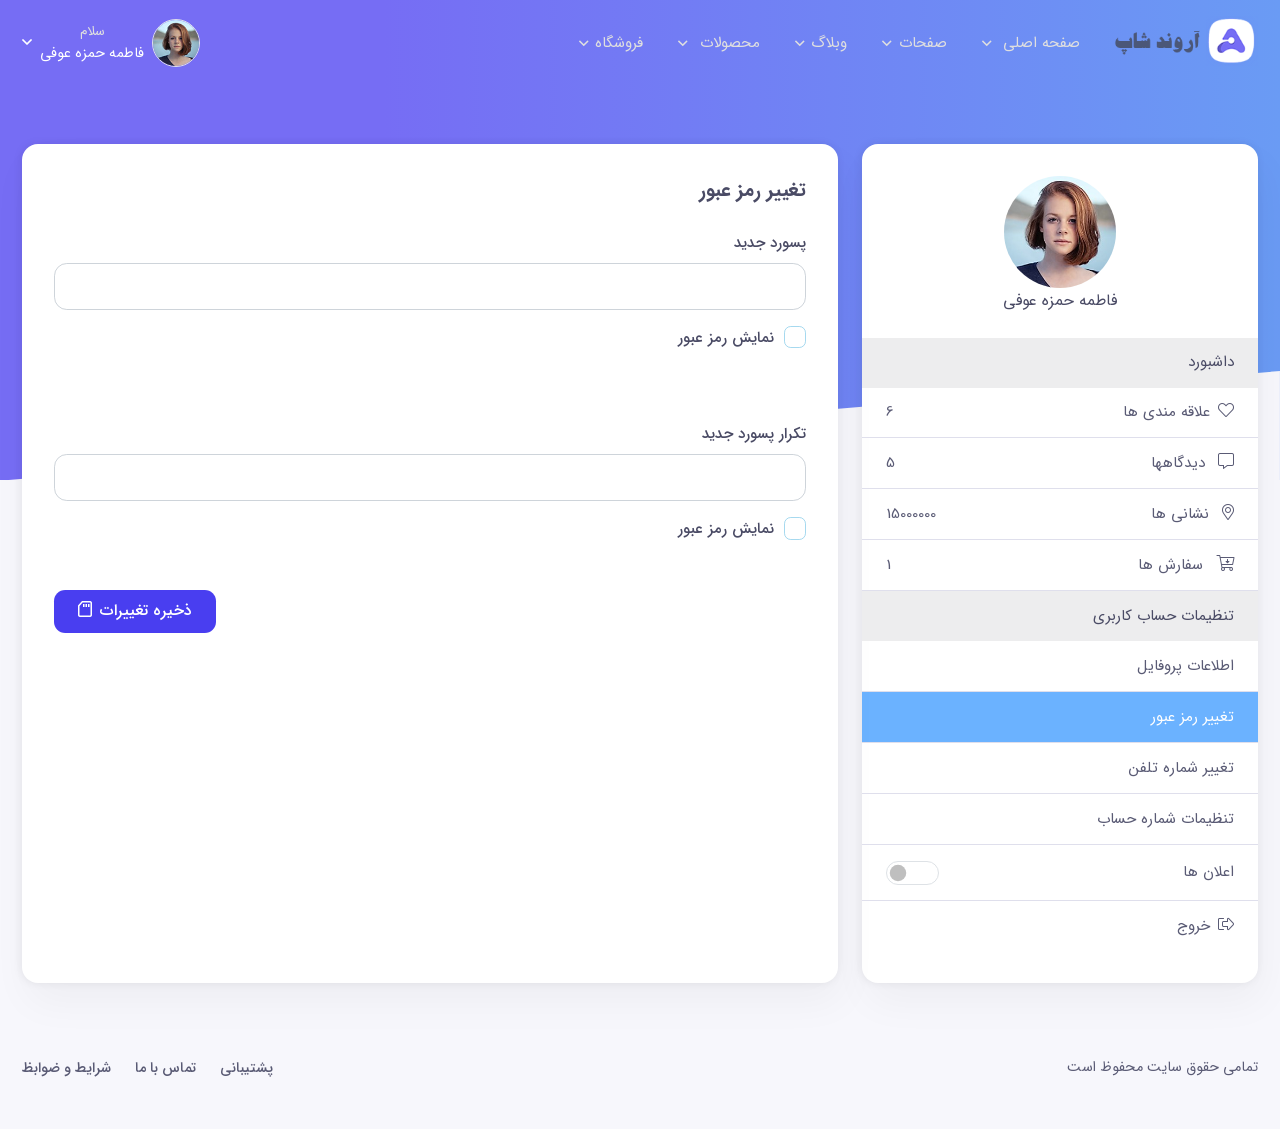
<file: assets/files/around/account-changePassword-tab.html>
<html lang="en">

<head>
    <meta charset="UTF-8">
    <meta name="viewport" content="width=device-width, initial-scale=1.0">
    <title>صفحه حساب کاربری</title>
    <link href="https://cdn.jsdelivr.net/npm/bootstrap@5.1.3/dist/css/bootstrap.min.css" rel="stylesheet"
        integrity="sha384-1BmE4kWBq78iYhFldvKuhfTAU6auU8tT94WrHftjDbrCEXSU1oBoqyl2QvZ6jIW3" crossorigin="anonymous">
   
    <link rel="stylesheet" href="css/all.min.css">
    <link rel="stylesheet" href="css/respansive.css">
    <link rel="stylesheet" href="style.css">
</head>

<body style="background-color:#f7f7fc;">
    <div class="bg-close">
    </div>
    <header class="header-paccount">
        <nav class="area_navbar area_navbar-nonShdow">
            <div class="container container_nav">
                <div
                    class="row d-flex justify-content-between align-items-center navbarr justify-content-md-between ">
                    <div class="col-4   d-block d-lg-none area-icon-bar">
                        <div class="icon_meni_bar icon_meni_bar-white">
                            <a class="d-block d-xl-none"><i class="fas fa-bars me-2"></i></a>
                        </div>
                        <div id="menu_mobile" class="menu_mobile ">
                            <div class="header_menu_mobile d-flex align-items-center">
                                <button type="button" class="btn-close close_menu_mobile" aria-label="Close"></button>
                                <img src="images/logosmal.png" />
                            </div>
                            <div class="area_menu_mobile menu-top-menu-container" id="accordian">
                                <ul class="menu-multi-level">
                                    <li class="menu-item-has-children"><a href="#">صفحه اصلی </a>
                                        <ul class="sub-menu">
                                            <li><a href="index.html">صفحه اصلی 1</a></li>
                                            <li><a href="index2.html">صفحه اصلی 2</a></li>
                                           <li><a href="index3.html">صفحه اصلی 3</a> </li>
                                        </ul>
                                    </li>
                                    <li class="menu-item-has-children"><a href="#">صفحات</a>
                                        <ul class="sub-menu">
                                            <li><a href="about.html">درباره ما</a></li>
                                            <li class="menu-item-has-children"><a href="#">تماس با ما</a>
                                                <ul class="sub-menu">
                                                    <li><a href="contact.html"> طرح 1</a></li>
                                                    <li><a href="contacts-v2.html">طرح 2</a>
                                                    </li>
                                                </ul>
                                            </li>
                                            <li><a href="account.html">حساب کاربری</a>
                                            </li>
                                            <li><a href="404.html">خطا 404</a></li>
                                        </ul>
                                    </li>
                                    <li class="menu-item-has-children"><a href="#">وبلاگ</a>
                                        <ul class="sub-menu">
                                            <li class="menu-item-has-children"><a href="#">ساختماشانی های
                                                </a>
                                                <ul class="sub-menu">
                                                    <li><a href="blog-masonry-four-columns.html">چهار ستون </a>
                                                    </li>
                                                    <li><a href="blog-masonry-left-sidebar.html">نوار کناری سمت چپ </a></li>
                                                    <li><a href="blog-masonry-right-sidebar.html">نوار کناری سمت راست </a>
                                                    </li>
                                                </ul>
                                            </li>
                                            <li class="menu-item-has-children"><a href="#">جزییات وبلاگ </a>
                                                <ul class="sub-menu">
                                                    <li><a href="blog-single-left-sidebar.html">پیش فرض</a></li>
                                                    <li><a href="blog-single-right-sidebar.html">نوار کناری سمت راست</a>
                                                    </li>
    
                                                    <li><a href="blog-single.html">جزییات وبلاگ بدون سایدبار</a>
                                                    </li>
                                                </ul>
                                            </li>
                                            <li class="menu-item-has-children"><a href="#">لیستی </a>
                                                <ul class="sub-menu">
                                                    <li><a href="blog-list-left-sidebar.html">نوار کناری سمت چپ</a></li>
                                                    <li><a href="blog-list-right-sidebar.html">نوار کناری سمت راست</a>
                                                    </li>
    
                                                    <li><a href="blog-list.html">لیستی بدون سایدبار</a>
                                                    </li>
                                                </ul>
                                            </li>
                                        </ul>
                                    </li>
    
                                    <li class="menu-item-has-children"><a href="#">محصولات</a>
                                        <ul class="sub-menu">
                                            <li class="mega-menu-col">
                                                <a class="title-megamenu-mobile" href="#">لوازم دیجیتالی</a>
                                                <ul>
                                                    <li><a href="#"> دوربین مدار بسته </a></li>
                                                    <li><a href="#">هدست</a></li>
                                                    <li><a href="#">تلویزیون hd</a></li>
                                                    <li><a href="#">موبایل</a></li>
                                                    <li><a href="#"> دوربین عکاسی</a></li>
                                                    <li><a href="#">وسایل جانبی موبایل</a></li>
                                                </ul>
                                            </li>
    
                                            <li class="mega-menu-col">
                                                <a class="title-megamenu-mobile" href="#">لباس و پوشاک</a>
                                                <ul>
                                                    <li><a href="#"> مانتو</a></li>
                                                    <li><a href="#">شلوار</a></li>
                                                    <li><a href="#">پیراهن</a></li>
                                                    <li><a href="#">شال و روسری</a></li>
                                                    <li><a href="#">پالتو</a></li>
                                                    <li><a href="#">کت و شلوار</a></li>
                                                </ul>
                                            </li>
    
                                            <li class="mega-menu-col">
                                                <a class="title-megamenu-mobile" href="#">کیف</a>
                                                <ul>
                                                    <li><a href="#">کیف زنانه</a></li>
                                                    <li><a href="#">کوله پشتی</a></li>
                                                    <li><a href="#">کیف اداری</a></li>
                                                    <li><a href="#">کیف جیبی</a></li>
                                                    <li><a href="#"> کیف رو دوشی</a></li>
                                                    <li><a href="#">کیف دستی</a></li>
                                                </ul>
                                            </li>
                                            <li class="mega-menu-col">
                                                <a class="title-megamenu-mobile" href="#">کفش</a>
                                                <ul>
                                                    <li><a href="#">کفش اسپرست</a></li>
                                                    <li><a href="#">کفش ورزشی</a></li>
                                                    <li><a href="#">کفش مجلسی</a></li>
                                                    <li><a href="#">کفش تخت</a></li>
                                                </ul>
                                            </li>
                                        </ul>
                                    </li>
    
    
                                    <li class="menu-item-has-children"><a href="#">فروشگاه</a>
                                        <ul class="sub-menu">
                                            <li class="mega-menu-col">
                                                <a class="title-megamenu-mobile" href="#">صفحات دیگر</a>
                                                <ul>
                                                    <li><a href="shop-product-detail-left-sidebar.html">جزییات محصول
                                                            سمت چپ</a></li>
                                                    <li><a href="shop-product-detail-right-sidebar.html">جزییات
                                                            محصول سمت راست</a></li>
                                                    <li><a href="cart.html"> سبد خرید</a></li>
                                                    <li><a href="checkout.html">بررسی</a></li>
                                                    <li><a href="wishlist.html">لیست مورد علاقه</a></li>
                                                </ul>
                                            </li>
                                            <li class="mega-menu-col">
                                                <a class="title-megamenu-mobile" href="#">طرح بندی صفحه خرید</a>
                                                <ul>
                                                    <li><a href="shop-ns.html">شبکه ای چهار ستون</a></li>
                                                    <li><a href="shop-left-sidebar.html">شبکه ای نوار کناری سمت
                                                            چپ</a></li>
                                                    <li><a href="shop-right-sidebar.html"> شبکه ای نوار کناری سمت
                                                            راست</a></li>
                                                </ul>
                                            </li>
                                        </ul>
                                    </li>
    
                                </ul>
    
                            </div>
                            <div class="footer_menu_mobile ">
                                <a href="#" class="btn btn-block btn_menu_mobile "><i class="fal fa-user ms-2"></i>
                                    ورود به سایت
                                </a>
                            </div>
                        </div>
                    </div>
                    <div class="col-4  col-md-3  col-lg-9 col_menu_top d-none d-lg-block">
                        <div class="arealogo float-end ps-3">
                            <a href="index.html" class="d-none d-lg-block"> <img src="images/logo.png" /></a>
                        </div>
                        <div class="top_menu top-menu-color-bright h-100 ">
                            <ul class="d-flex h-100 align-items-center">
                                <li><a href="#">صفحه اصلی <i class="fa fa-angle-down" aria-hidden="true"></i></a>
                                    <ul class="sub-menu">
                                        <li><a href="index.html">صفحه اصلی 1</a></li>
                                        <li><a href="index2.html">صفحه اصلی 2</a></li>
                                       <li><a href="index3.html">صفحه اصلی 3</a> </li>
                                    </ul>
                                </li>
                                <li><a href="#">صفحات<i class="fa fa-angle-down" aria-hidden="true"></i></a>
                                    <ul class="sub-menu">
                                        <li><a href="about.html">درباره ما</a></li>
                                        <li><a href="#">تماس با ما<i class="fal fa-angle-left"></i></a>
                                            <ul class="sub-menu">
                                                <li><a href="contact.html"> طرح 1</a></li>
                                                <li><a href="contacts-v2.html">طرح 2</a>
                                                </li>
                                            </ul>
                                        </li>
                                        <li><a href="account.html">حساب کاربری</a>
                                        </li>
                                        <li><a href="404.html">خطا 404</a></li>
                                    </ul>
                                </li>
                                <li><a href="#">وبلاگ<i class="fa fa-angle-down" aria-hidden="true"></i></a>
                                    <ul class="sub-menu">
                                        <li><a href="#">ساختمانی <i class="fal fa-angle-left"></i>
                                            </a>
                                            <ul class="sub-menu">
                                                <li><a href="blog-masonry-four-columns.html">چهار ستون </a>
                                                </li>
                                                <li><a href="blog-masonry-left-sidebar.html">نوار کناری سمت چپ </a>
                                                </li>
                                                <li><a href="blog-masonry-right-sidebar.html">نوار کناری سمت راست
                                                    </a>
                                                </li>
                                            </ul>
                                        </li>
                                        <li><a href="#">جزییات وبلاگ <i class="fal fa-angle-left"></i></a>
                                            <ul class="sub-menu">
                                                <li><a href="blog-single-left-sidebar.html">پیش فرض</a></li>
                                                <li><a href="blog-single-right-sidebar.html">نوار کناری سمت راست</a>
                                                </li>

                                                <li><a href="blog-single.html">جزییات وبلاگ بدون سایدبار</a>
                                                </li>
                                            </ul>
                                        </li>
                                        <li><a href="#">لیستی <i class="fal fa-angle-left"></i></a>
                                            <ul class="sub-menu">
                                                <li><a href="blog-list-left-sidebar.html">نوار کناری سمت چپ</a></li>
                                                <li><a href="blog-list-right-sidebar.html">نوار کناری سمت راست</a>
                                                </li>

                                                <li><a href="blog-list.html">لیستی بدون سایدبار</a>
                                                </li>
                                            </ul>
                                        </li>
                                    </ul>
                                </li>
                                <li class="container-mega-menu"><a href="#">محصولات
                                        <i class="fa fa-angle-down" aria-hidden="true"></i>
                                    </a>
                                    <div class="area-megamenu">
                                        <div class="row">
                                            <div class="col-12 d-flex mb-4">
                                                <div class="mega-menu-col col-3">
                                                    <a class="title_megamenu" href="#">لوازم دیجیتالی</a>
                                                    <ul>
                                                        <li><a href="#"> دوربین مدار بسته </a></li>
                                                        <li><a href="#">هدست</a></li>
                                                        <li><a href="#">تلویزیون hd</a></li>
                                                        <li><a href="#">موبایل</a></li>
                                                        <li><a href="#"> دوربین عکاسی</a></li>
                                                        <li><a href="#">وسایل جانبی موبایل</a></li>
                                                    </ul>
                                                </div>
                                                <div class="mega-menu-col col-3">
                                                    <a class="title_megamenu" href="#">لباس و پوشاک</a>
                                                    <ul>
                                                        <li><a href="#"> مانتو</a></li>
                                                        <li><a href="#">شلوار</a></li>
                                                        <li><a href="#">پیراهن</a></li>
                                                        <li><a href="#">شال و روسری</a></li>
                                                        <li><a href="#">پالتو</a></li>
                                                        <li><a href="#">کت و شلوار</a></li>
                                                    </ul>
                                                </div>
                                                <div class="mega-menu-col col-3">
                                                    <a class="title_megamenu" href="#">کیف</a>
                                                    <ul>
                                                        <li><a href="#">کیف زنانه</a></li>
                                                        <li><a href="#">کوله پشتی</a></li>
                                                        <li><a href="#">کیف اداری</a></li>
                                                        <li><a href="#">کیف جیبی</a></li>
                                                        <li><a href="#"> کیف رو دوشی</a></li>
                                                        <li><a href="#">کیف دستی</a></li>
                                                    </ul>
                                                </div>
                                                <div class="mega-menu-col col-3 ">
                                                    <a class="title_megamenu" href="#">کفش</a>
                                                    <ul>
                                                        <li><a href="#">کفش اسپرست</a></li>
                                                        <li><a href="#">کفش ورزشی</a></li>
                                                        <li><a href="#">کفش مجلسی</a></li>
                                                        <li><a href="#">کفش تخت</a></li>
                                                    </ul>
                                                </div>
                                            </div>

                                            <div class="mega-menu-col col-4">
                                                <div class="baner-megamenu">
                                                    <a href="shop-left-sidebar.html"> <img class="img-fluid"
                                                            src="images/img203.jpg" alt="تصویر مگامنو">
                                                    </a>

                                                </div>
                                            </div>
                                            <div class="mega-menu-col col-4">
                                                <div class="baner-megamenu">
                                                    <a href="shop-left-sidebar.html"> <img class="img-fluid"
                                                            src="images/img202.jpg" alt="تصویر مگامنو">
                                                    </a>

                                                </div>
                                            </div>

                                            <div class="mega-menu-col col-4">
                                                <div class="baner-megamenu">
                                                    <a href="shop-left-sidebar.html"> <img class="img-fluid"
                                                            src="images/img204.jpg" alt="تصویر مگامنو">
                                                    </a>

                                                </div>
                                            </div>
                                        </div>
                                    </div>
                                </li>

                                <li class="container-mega-menu"><a href="#">فروشگاه<i class="fa fa-angle-down"
                                            aria-hidden="true"></i></a>
                                    <div class="area-megamenu pb-5">
                                        <div class="row">
                                            <div class="mega-menu-col col-4">
                                                <a class="title_megamenu" href="#">صفحات دیگر</a>
                                                <ul>
                                                    <li><a href="shop-product-detail-left-sidebar.html">جزییات محصول
                                                            سمت چپ</a></li>
                                                    <li><a href="shop-product-detail-right-sidebar.html">جزییات
                                                            محصول سمت راست</a></li>
                                                    <li><a href="wishlist.html">لیست مورد علاقه</a></li>
                                                    <li><a href="cart.html"> سبد خرید</a></li>
                                                    <li><a href="checkout.html">بررسی</a></li>
                                                </ul>
                                            </div>
                                            <div class="mega-menu-col col-4">
                                                <a class="title_megamenu" href="#">طرح بندی صفحه خرید</a>
                                                <ul>
                                                    <li><a href="shop-ns.html">شبکه ای چهار ستون</a></li>
                                                    <li><a href="shop-left-sidebar.html">شبکه ای نوار کناری سمت
                                                            چپ</a></li>
                                                    <li><a href="shop-right-sidebar.html"> شبکه ای نوار کناری سمت
                                                            راست</a></li>
                                                </ul>
                                            </div>
                                            <div class="mega-menu-col col-4">
                                                <div class="baner-megamenu">
                                                    <img class="img-fluid" src="images/img201.jpg" alt="تصویر مگامنو">

                                                    <div class="baner-megamenu-info">
                                                        <h3 class="baner-megamenu-title">مجموعه جدید</h3>
                                                        <h4 class="baner-megamenu-title">٪50 تخفیف</h4>
                                                        <a href="shop-left-sidebar.html" class="btn-5">اکنون خرید
                                                            کنید</a>
                                                    </div>
                                                </div>
                                            </div>
                                        </div>
                                    </div>
                                </li>
                            </ul>
                        </div>
                    </div>
                    <div class="col-4  col-lg-3 d-flex justify-content-end ">
                        <div class="navbar-tool-account d-flex align-items-center">
                            <a href="#">
                                <img src="images/img10.jpg" alt="">
                            </a>
                            <a href="#" class="link-name-user-account d-flex align-items-center">
                                <div class="name-user-account d-flex flex-column align-items-center  mx-2">
                                    <span>سلام</span>
                                    فاطمه حمزه عوفی
                                </div>
                            </a>
                            <ul class="dropdown-user-account nav nav-pills">
                                <li> <a href="account.html" class="nav-link active" id="favorits-tab"><i
                                            class="fal fa-heart ms-2"></i>علاقه مندی ها <span
                                            class="dropdown-user-account-meta">6</span> </a>
                                </li>
                                <li> <a href="account-comment-tab.html" class="nav-link" id="comment-tab"><i
                                            class="fal fa-comment-alt ms-2"></i>دیدگاهها <span
                                            class="dropdown-user-account-meta">5</span> </a>
                                </li>
                                <li> <a href="account-contact-tab.html" class="nav-link" id="contact-tab"><i
                                            class="fal fa-map-marker-alt ms-2"></i>نشانی ها <span
                                            class="dropdown-user-account-meta">15000000</span> </a>
                                </li>
                                <li> <a href="account-orders-tab.html" class="nav-link" id="orders-tab"><i
                                            class="fal fa-cart-arrow-down ms-2"></i>سفارش ها <span
                                            class="dropdown-user-account-meta">1</span> </a>
                                </li>


                                <li> <a href="account-infoprofile-tab.html" class="nav-link" id="infoprofile-tab"><i
                                            class="fal fa-user ms-2"></i>اطلاعات پروفایل </a>
                                </li>


                                <li> <a href="account-changePassword-tab.html" class="nav-link"
                                        id="changePassword-tab"><i class="fal fa-lock-alt ms-2"></i>تغییر رمز عبور </a>
                                </li>

                                <li> <a href="account-changTel-tab.html" class="nav-link" id="changTel-tab"><i
                                            class="fal fa-phone-alt ms-2"></i>تغییر شماره تلفن </a>
                                </li>

                                <li> <a href="account-setting-numberaccount-tab.html" class="nav-link"
                                        id="setting-numberaccount-tab"><i
                                            class="fal fa-credit-card-front ms-2"></i>تنطیمات شماره حساب </a>
                                </li>

                                <li> <a href="account-notification-tab.html" class="nav-link" id="notification-tab"><i
                                            class="fal fa-envelope-open-text ms-2"></i>اعلان ها </a>
                                </li>


                                <li> <a href="index.html"><i class="fal fa-sign-out-alt  ms-2"></i>خروج </a>
                                </li>
                            </ul>
                        </div>
                    </div>
                </div>
            </div>
        </nav>
        <nav class="area_navbar  area_navbar_sticky">
            <div class="container container_nav">
                <div
                    class="row d-flex justify-content-between align-items-center navbarr justify-content-md-between">
                    <div class="col-4   d-block d-lg-none area-icon-bar">
                        <div class="icon_meni_bar">
                            <a class="d-block d-xl-none"><i class="fas fa-bars me-2"></i></a>
                        </div>
                        <div id="menu_mobile" class="menu_mobile ">
                            <div class="header_menu_mobile d-flex align-items-center">
                                <button type="button" class="btn-close close_menu_mobile" aria-label="Close"></button>
                                <img src="images/logosmal.png" />
                            </div>
                            <div class="area_menu_mobile menu-top-menu-container" id="accordian">
                                <ul class="menu-multi-level">
                                    <li class="menu-item-has-children"><a href="#">صفحه اصلی </a>
                                        <ul class="sub-menu">
                                            <li><a href="index.html">صفحه اصلی 1</a></li>
                                            <li><a href="index2.html">صفحه اصلی 2</a></li>
                                           <li><a href="index3.html">صفحه اصلی 3</a> </li>
                                        </ul>
                                    </li>
                                    <li class="menu-item-has-children"><a href="#">صفحات</a>
                                        <ul class="sub-menu">
                                            <li><a href="about.html">درباره ما</a></li>
                                            <li class="menu-item-has-children"><a href="#">تماس با ما</a>
                                                <ul class="sub-menu">
                                                    <li><a href="contact.html"> طرح 1</a></li>
                                                    <li><a href="contacts-v2.html">طرح 2</a>
                                                    </li>
                                                </ul>
                                            </li>
                                            <li><a href="account.html">حساب کاربری</a>
                                            </li>
                                            <li><a href="404.html">خطا 404</a></li>
                                        </ul>
                                    </li>
                                    <li class="menu-item-has-children"><a href="#">وبلاگ</a>
                                        <ul class="sub-menu">
                                            <li class="menu-item-has-children"><a href="#">ساختمانی
                                                </a>
                                                <ul class="sub-menu">
                                                    <li><a href="blog-masonry-four-columns.html">چهار ستون </a>
                                                    </li>
                                                    <li><a href="blog-masonry-left-sidebar.html">نوار کناری سمت چپ </a></li>
                                                    <li><a href="blog-masonry-right-sidebar.html">نوار کناری سمت راست </a>
                                                    </li>
                                                </ul>
                                            </li>
                                            <li class="menu-item-has-children"><a href="#">جزییات وبلاگ </a>
                                                <ul class="sub-menu">
                                                    <li><a href="blog-single-left-sidebar.html">پیش فرض</a></li>
                                                    <li><a href="blog-single-right-sidebar.html">نوار کناری سمت راست</a>
                                                    </li>
    
                                                    <li><a href="blog-single.html">جزییات وبلاگ بدون سایدبار</a>
                                                    </li>
                                                </ul>
                                            </li>
                                            <li class="menu-item-has-children"><a href="#">لیستی </a>
                                                <ul class="sub-menu">
                                                    <li><a href="blog-list-left-sidebar.html">نوار کناری سمت چپ</a></li>
                                                    <li><a href="blog-list-right-sidebar.html">نوار کناری سمت راست</a>
                                                    </li>
    
                                                    <li><a href="blog-list.html">لیستی بدون سایدبار</a>
                                                    </li>
                                                </ul>
                                            </li>
                                        </ul>
                                    </li>
    
                                    <li class="menu-item-has-children"><a href="#">محصولات</a>
                                        <ul class="sub-menu">
                                            <li class="mega-menu-col">
                                                <a class="title-megamenu-mobile" href="#">لوازم دیجیتالی</a>
                                                <ul>
                                                    <li><a href="#"> دوربین مدار بسته </a></li>
                                                    <li><a href="#">هدست</a></li>
                                                    <li><a href="#">تلویزیون hd</a></li>
                                                    <li><a href="#">موبایل</a></li>
                                                    <li><a href="#"> دوربین عکاسی</a></li>
                                                    <li><a href="#">وسایل جانبی موبایل</a></li>
                                                </ul>
                                            </li>
    
                                            <li class="mega-menu-col">
                                                <a class="title-megamenu-mobile" href="#">لباس و پوشاک</a>
                                                <ul>
                                                    <li><a href="#"> مانتو</a></li>
                                                    <li><a href="#">شلوار</a></li>
                                                    <li><a href="#">پیراهن</a></li>
                                                    <li><a href="#">شال و روسری</a></li>
                                                    <li><a href="#">پالتو</a></li>
                                                    <li><a href="#">کت و شلوار</a></li>
                                                </ul>
                                            </li>
    
                                            <li class="mega-menu-col">
                                                <a class="title-megamenu-mobile" href="#">کیف</a>
                                                <ul>
                                                    <li><a href="#">کیف زنانه</a></li>
                                                    <li><a href="#">کوله پشتی</a></li>
                                                    <li><a href="#">کیف اداری</a></li>
                                                    <li><a href="#">کیف جیبی</a></li>
                                                    <li><a href="#"> کیف رو دوشی</a></li>
                                                    <li><a href="#">کیف دستی</a></li>
                                                </ul>
                                            </li>
                                            <li class="mega-menu-col">
                                                <a class="title-megamenu-mobile" href="#">کفش</a>
                                                <ul>
                                                    <li><a href="#">کفش اسپرست</a></li>
                                                    <li><a href="#">کفش ورزشی</a></li>
                                                    <li><a href="#">کفش مجلسی</a></li>
                                                    <li><a href="#">کفش تخت</a></li>
                                                </ul>
                                            </li>
                                        </ul>
                                    </li>
    
    
                                    <li class="menu-item-has-children"><a href="#">فروشگاه</a>
                                        <ul class="sub-menu">
                                            <li class="mega-menu-col">
                                                <a class="title-megamenu-mobile" href="#">صفحات دیگر</a>
                                                <ul>
                                                    <li><a href="shop-product-detail-left-sidebar.html">جزییات محصول
                                                            سمت چپ</a></li>
                                                    <li><a href="shop-product-detail-right-sidebar.html">جزییات
                                                            محصول سمت راست</a></li>
                                                    <li><a href="cart.html"> سبد خرید</a></li>
                                                    <li><a href="checkout.html">بررسی</a></li>
                                                    <li><a href="wishlist.html">لیست مورد علاقه</a></li>
                                                </ul>
                                            </li>
                                            <li class="mega-menu-col">
                                                <a class="title-megamenu-mobile" href="#">طرح بندی صفحه خرید</a>
                                                <ul>
                                                    <li><a href="shop-ns.html">شبکه ای چهار ستون</a></li>
                                                    <li><a href="shop-left-sidebar.html">شبکه ای نوار کناری سمت
                                                            چپ</a></li>
                                                    <li><a href="shop-right-sidebar.html"> شبکه ای نوار کناری سمت
                                                            راست</a></li>
                                                </ul>
                                            </li>
                                        </ul>
                                    </li>
    
                                </ul>
    
                            </div>
                            <div class="footer_menu_mobile ">
                                <a href="#" class="btn btn-block btn_menu_mobile "><i class="fal fa-user ms-2"></i>
                                    ورود به سایت
                                </a>
                            </div>
                        </div>
                    </div>
                    <div class="col-4  col-md-3  col-lg-9 col_menu_top d-none d-lg-block">
                        <div class="arealogo float-end ps-3">
                            <a href="index.html" class="d-none d-lg-block"> <img src="images/logo.png" /></a>
                        </div>
                        <div class="top_menu top-menu-color-bright h-100 ">
                            <ul class="d-flex h-100 align-items-center">
                                <li><a href="#">صفحه اصلی <i class="fa fa-angle-down" aria-hidden="true"></i></a>
                                    <ul class="sub-menu">
                                        <li><a href="index.html">صفحه اصلی 1</a></li>
                                        <li><a href="index2.html">صفحه اصلی 2</a></li>
                                       <li><a href="index3.html">صفحه اصلی 3</a> </li>
                                    </ul>
                                </li>
                                <li><a href="#">صفحات<i class="fa fa-angle-down" aria-hidden="true"></i></a>
                                    <ul class="sub-menu">
                                        <li><a href="about.html">درباره ما</a></li>
                                        <li><a href="#">تماس با ما<i class="fal fa-angle-left"></i></a>
                                            <ul class="sub-menu">
                                                <li><a href="contact.html"> طرح 1</a></li>
                                                <li><a href="contacts-v2.html">طرح 2</a>
                                                </li>
                                            </ul>
                                        </li>
                                        <li><a href="account.html">حساب کاربری</a>
                                        </li>
                                        <li><a href="404.html">خطا 404</a></li>
                                    </ul>
                                </li>
                                <li><a href="#">وبلاگ<i class="fa fa-angle-down" aria-hidden="true"></i></a>
                                    <ul class="sub-menu">
                                        <li><a href="#">ساختمانی <i class="fal fa-angle-left"></i>
                                            </a>
                                            <ul class="sub-menu">
                                                <li><a href="blog-masonry-four-columns.html">چهار ستون </a>
                                                </li>
                                                <li><a href="blog-masonry-left-sidebar.html">نوار کناری سمت چپ </a>
                                                </li>
                                                <li><a href="blog-masonry-right-sidebar.html">نوار کناری سمت راست
                                                    </a>
                                                </li>
                                            </ul>
                                        </li>
                                        <li><a href="#">جزییات وبلاگ <i class="fal fa-angle-left"></i></a>
                                            <ul class="sub-menu">
                                                <li><a href="blog-single-left-sidebar.html">پیش فرض</a></li>
                                                <li><a href="blog-single-right-sidebar.html">نوار کناری سمت راست</a>
                                                </li>

                                                <li><a href="blog-single.html">جزییات وبلاگ بدون سایدبار</a>
                                                </li>
                                            </ul>
                                        </li>
                                        <li><a href="#">لیستی <i class="fal fa-angle-left"></i></a>
                                            <ul class="sub-menu">
                                                <li><a href="blog-list-left-sidebar.html">نوار کناری سمت چپ</a></li>
                                                <li><a href="blog-list-right-sidebar.html">نوار کناری سمت راست</a>
                                                </li>

                                                <li><a href="blog-list.html">لیستی بدون سایدبار</a>
                                                </li>
                                            </ul>
                                        </li>
                                    </ul>
                                </li>
                                <li class="container-mega-menu"><a href="#">محصولات
                                        <i class="fa fa-angle-down" aria-hidden="true"></i>
                                    </a>
                                    <div class="area-megamenu">
                                        <div class="row">
                                            <div class="col-12 d-flex mb-4">
                                                <div class="mega-menu-col col-3">
                                                    <a class="title_megamenu" href="#">لوازم دیجیتالی</a>
                                                    <ul>
                                                        <li><a href="#"> دوربین مدار بسته </a></li>
                                                        <li><a href="#">هدست</a></li>
                                                        <li><a href="#">تلویزیون hd</a></li>
                                                        <li><a href="#">موبایل</a></li>
                                                        <li><a href="#"> دوربین عکاسی</a></li>
                                                        <li><a href="#">وسایل جانبی موبایل</a></li>
                                                    </ul>
                                                </div>
                                                <div class="mega-menu-col col-3">
                                                    <a class="title_megamenu" href="#">لباس و پوشاک</a>
                                                    <ul>
                                                        <li><a href="#"> مانتو</a></li>
                                                        <li><a href="#">شلوار</a></li>
                                                        <li><a href="#">پیراهن</a></li>
                                                        <li><a href="#">شال و روسری</a></li>
                                                        <li><a href="#">پالتو</a></li>
                                                        <li><a href="#">کت و شلوار</a></li>
                                                    </ul>
                                                </div>
                                                <div class="mega-menu-col col-3">
                                                    <a class="title_megamenu" href="#">کیف</a>
                                                    <ul>
                                                        <li><a href="#">کیف زنانه</a></li>
                                                        <li><a href="#">کوله پشتی</a></li>
                                                        <li><a href="#">کیف اداری</a></li>
                                                        <li><a href="#">کیف جیبی</a></li>
                                                        <li><a href="#"> کیف رو دوشی</a></li>
                                                        <li><a href="#">کیف دستی</a></li>
                                                    </ul>
                                                </div>
                                                <div class="mega-menu-col col-3 ">
                                                    <a class="title_megamenu" href="#">کفش</a>
                                                    <ul>
                                                        <li><a href="#">کفش اسپرست</a></li>
                                                        <li><a href="#">کفش ورزشی</a></li>
                                                        <li><a href="#">کفش مجلسی</a></li>
                                                        <li><a href="#">کفش تخت</a></li>
                                                    </ul>
                                                </div>
                                            </div>

                                            <div class="mega-menu-col col-4">
                                                <div class="baner-megamenu">
                                                    <a href="shop-left-sidebar.html"> <img class="img-fluid"
                                                            src="images/img203.jpg" alt="تصویر مگامنو">
                                                    </a>

                                                </div>
                                            </div>
                                            <div class="mega-menu-col col-4">
                                                <div class="baner-megamenu">
                                                    <a href="shop-left-sidebar.html"> <img class="img-fluid"
                                                            src="images/img202.jpg" alt="تصویر مگامنو">
                                                    </a>

                                                </div>
                                            </div>

                                            <div class="mega-menu-col col-4">
                                                <div class="baner-megamenu">
                                                    <a href="shop-left-sidebar.html"> <img class="img-fluid"
                                                            src="images/img204.jpg" alt="تصویر مگامنو">
                                                    </a>

                                                </div>
                                            </div>
                                        </div>
                                    </div>
                                </li>

                                <li class="container-mega-menu"><a href="#">فروشگاه<i class="fa fa-angle-down"
                                            aria-hidden="true"></i></a>
                                    <div class="area-megamenu pb-5">
                                        <div class="row">
                                            <div class="mega-menu-col col-4">
                                                <a class="title_megamenu" href="#">صفحات دیگر</a>
                                                <ul>
                                                    <li><a href="shop-product-detail-left-sidebar.html">جزییات محصول
                                                            سمت چپ</a></li>
                                                    <li><a href="shop-product-detail-right-sidebar.html">جزییات
                                                            محصول سمت راست</a></li>
                                                    <li><a href="wishlist.html">لیست مورد علاقه</a></li>
                                                    <li><a href="cart.html"> سبد خرید</a></li>
                                                    <li><a href="checkout.html">بررسی</a></li>
                                                </ul>
                                            </div>
                                            <div class="mega-menu-col col-4">
                                                <a class="title_megamenu" href="#">طرح بندی صفحه خرید</a>
                                                <ul>
                                                    <li><a href="shop-ns.html">شبکه ای چهار ستون</a></li>
                                                    <li><a href="shop-left-sidebar.html">شبکه ای نوار کناری سمت
                                                            چپ</a></li>
                                                    <li><a href="shop-right-sidebar.html"> شبکه ای نوار کناری سمت
                                                            راست</a></li>
                                                </ul>
                                            </div>
                                            <div class="mega-menu-col col-4">
                                                <div class="baner-megamenu">
                                                    <img class="img-fluid" src="images/img201.jpg" alt="تصویر مگامنو">

                                                    <div class="baner-megamenu-info">
                                                        <h3 class="baner-megamenu-title">مجموعه جدید</h3>
                                                        <h4 class="baner-megamenu-title">٪50 تخفیف</h4>
                                                        <a href="shop-left-sidebar.html" class="btn-5">اکنون خرید
                                                            کنید</a>
                                                    </div>
                                                </div>
                                            </div>
                                        </div>
                                    </div>
                                </li>
                            </ul>
                        </div>
                    </div>
                    <div class="col-4  col-lg-3 d-flex justify-content-end ">
                        <div class="navbar-tool-account d-flex align-items-center">
                            <a href="#">
                                <img src="images/img10.jpg" alt="">
                            </a>
                            <a href="#" class="link-name-user-account d-flex align-items-center">
                                <div class="name-user-account d-flex flex-column align-items-center  mx-2">
                                    <span>سلام</span>
                                    فاطمه حمزه عوفی
                                </div>
                            </a>
                            <ul class="dropdown-user-account nav nav-pills">
                                <li> <a href="account.html" class="nav-link active" id="favorits-tab"><i
                                            class="fal fa-heart ms-2"></i>علاقه مندی ها <span
                                            class="dropdown-user-account-meta">6</span> </a>
                                </li>
                                <li> <a href="account-comment-tab.html" class="nav-link" id="comment-tab"><i
                                            class="fal fa-comment-alt ms-2"></i>دیدگاهها <span
                                            class="dropdown-user-account-meta">5</span> </a>
                                </li>
                                <li> <a href="account-contact-tab.html" class="nav-link" id="contact-tab"><i
                                            class="fal fa-map-marker-alt ms-2"></i>نشانی ها <span
                                            class="dropdown-user-account-meta">15000000</span> </a>
                                </li>
                                <li> <a href="account-orders-tab.html" class="nav-link" id="orders-tab"><i
                                            class="fal fa-cart-arrow-down ms-2"></i>سفارش ها <span
                                            class="dropdown-user-account-meta">1</span> </a>
                                </li>


                                <li> <a href="account-infoprofile-tab.html" class="nav-link" id="infoprofile-tab"><i
                                            class="fal fa-user ms-2"></i>اطلاعات پروفایل </a>
                                </li>


                                <li> <a href="account-changePassword-tab.html" class="nav-link"
                                        id="changePassword-tab"><i class="fal fa-lock-alt ms-2"></i>تغییر رمز عبور </a>
                                </li>

                                <li> <a href="account-changTel-tab.html" class="nav-link" id="changTel-tab"><i
                                            class="fal fa-phone-alt ms-2"></i>تغییر شماره تلفن </a>
                                </li>

                                <li> <a href="account-setting-numberaccount-tab.html" class="nav-link"
                                        id="setting-numberaccount-tab"><i
                                            class="fal fa-credit-card-front ms-2"></i>تنطیمات شماره حساب </a>
                                </li>

                                <li> <a href="account-notification-tab.html" class="nav-link" id="notification-tab"><i
                                            class="fal fa-envelope-open-text ms-2"></i>اعلان ها </a>
                                </li>


                                <li> <a href="index.html"><i class="fal fa-sign-out-alt  ms-2"></i>خروج </a>
                                </li>
                            </ul>
                        </div>
                    </div>
                </div>
            </div>
        </nav>
    </header>
    <div class="content">
        <section>
            <div class="bg-gradiant-account">
                <div class="area-shape-bottom">
                    <svg xmlns="http://www.w3.org/2000/svg" viewBox="0 0 3000 260">
                        <polygon fill="currentColor" points="0,257 0,260 3000,260 3000,0"></polygon>
                    </svg>
                </div>
            </div>
        </section>
        <section class="mb-5 area-content-paccount">
            <div class="container">
                <div class="row">
                    <div class="col-12 col-lg-4 mb-4 mb-lg-0">
                        <div class="sidebar-account ">
                            <div class="avatar-user d-flex flex-column justify-content-center align-items-center mb-4">
                                <img class="img-avatar-user" src="images/img11.jpg">
                                <div class="name-avatar-user">
                                    <h4>فاطمه حمزه عوفی</h4>
                                </div>
                            </div>
                            <div class="account-menu d-none d-lg-block">
                                <div class="nav flex-column nav-pills nav-pills-account-menu" id="v-pills-tab"
                                    role="tablist" aria-orientation="vertical">
                                    <button class="nav-link border-bottom-none ">
                                        <h3>داشبورد</h3>
                                    </button>
                                    <button class="nav-link " id="favorits-tab" data-bs-toggle="pill"
                                        data-bs-target="#content1" type="button" role="tab" aria-controls="content1"
                                        aria-selected="false">
                                        <i class="fal fa-heart ms-2"></i>علاقه مندی ها <span
                                            class="dropdown-user-account-meta">6</span>
                                    </button>
                                    <button class="nav-link " id="comment-tab" data-bs-toggle="pill"
                                        data-bs-target="#content2" type="button" role="tab" aria-controls="content2"
                                        aria-selected="false">
                                        <i class="fal fa-comment-alt ms-2"></i>
                                        دیدگاهها
                                        <span class="dropdown-user-account-meta">5</span>
                                    </button>
                                    <button class="nav-link " id="contact-tab" data-bs-toggle="pill"
                                        data-bs-target="#content3" type="button" role="tab" aria-controls="content9"
                                        aria-selected="false">

                                        <i class="fal fa-map-marker-alt  ms-2"></i>
                                        نشانی ها
                                        <span class="dropdown-user-account-meta">15000000</span>
                                    </button>
                                    <button class="nav-link " id="orders-tab" data-bs-toggle="pill"
                                        data-bs-target="#content4" type="button" role="tab" aria-controls="content4"
                                        aria-selected="true">
                                        <i class="fal fa-cart-arrow-down  ms-2"></i>
                                        سفارش ها
                                        <span class="dropdown-user-account-meta">1</span> </a></li>
                                    </button>
                                    <button class="nav-link border-bottom-none">
                                        <h3>تنظیمات حساب کاربری</h3>
                                    </button>
                                    <button class="nav-link  " id="infoprofile-tab" data-bs-toggle="pill"
                                        data-bs-target="#content5" type="button" role="tab" aria-controls="content5"
                                        aria-selected="false">
                                        اطلاعات پروفایل
                                    </button>
                                    <button class="nav-link active" id="changePassword-tab" data-bs-toggle="pill"
                                        data-bs-target="#content6" type="button" role="tab" aria-controls="content6"
                                        aria-selected="false">
                                        تغییر
                                        رمز عبور
                                    </button>
                                    <button class="nav-link" id="changTel-tab" data-bs-toggle="pill"
                                        data-bs-target="#content7" type="button" role="tab" aria-controls="content7"
                                        aria-selected="false">
                                        تغییر
                                        شماره تلفن
                                    </button>
                                    <button class="nav-link" id="setting-numberaccount-tab" data-bs-toggle="pill"
                                        data-bs-target="#content8" type="button" role="tab" aria-controls="content8"
                                        aria-selected="false">
                                        تنظیمات شماره حساب
                                    </button>

                                    <button class="nav-link d-flex align-items-center justify-content-between"
                                        id="notification-tab" data-bs-toggle="pill" data-bs-target="#content9"
                                        type="button" role="tab" aria-controls="content9" aria-selected="false">
                                        اعلان ها
                                        <div class="form-check form-switch">
                                            <input class="form-check-input" type="checkbox" role="switch"
                                                id="flexSwitchCheckDefault">
                                        </div>
                                    </button>
                                    <button class="nav-link" id="logout" type="button">
                                        <i class="fal fa-sign-out-alt  ms-2"></i>خروج
                                    </button>
                                </div>
                            </div>
                            <div class="area-account-menu-collapse d-block d-lg-none">
                                <div class="area-btn-collapse-accountMenu  mb-4">
                                            <a class="btn btn-5" data-bs-toggle="collapse" href="#area-account-menu" role="button" aria-expanded="false" aria-controls="area-account-menu">
                                                منو اکانت
                                                <i class="fas fa-bars me-2"></i>
                                            </a>
                                </div>
                                <div class="collapse account-menu" id="area-account-menu">
                                    <div class="nav flex-column nav-pills nav-pills-account-menu" id="v-pills-tab"
                                    role="tablist" aria-orientation="vertical">
                                    <button class="nav-link border-bottom-none ">
                                        <h3>داشبورد</h3>
                                    </button>
                                    <button class="nav-link" id="favorits-tab" data-bs-toggle="pill"
                                        data-bs-target="#content1" type="button" role="tab" aria-controls="content1"
                                        aria-selected="false">
                                        <i class="fal fa-heart ms-2"></i>علاقه مندی ها <span
                                            class="dropdown-user-account-meta">6</span>
                                    </button>
                                    <button class="nav-link " id="comment-tab" data-bs-toggle="pill"
                                        data-bs-target="#content2" type="button" role="tab" aria-controls="content2"
                                        aria-selected="false">
                                        <i class="fal fa-comment-alt ms-2"></i>
                                        دیدگاهها
                                        <span class="dropdown-user-account-meta">5</span>
                                    </button>
                                    <button class="nav-link " id="contact-tab" data-bs-toggle="pill"
                                        data-bs-target="#content3" type="button" role="tab" aria-controls="content9"
                                        aria-selected="false">
                                        <i class="fal fa-map-marker-alt  ms-2"></i>
                                        نشانی ها
                                        <span class="dropdown-user-account-meta">15000000</span>
                                    </button>
                                    <button class="nav-link" id="orders-tab" data-bs-toggle="pill"
                                        data-bs-target="#content4" type="button" role="tab" aria-controls="content4"
                                        aria-selected="true">
                                        <i class="fal fa-cart-arrow-down  ms-2"></i>
                                        سفارش ها
                                        <span class="dropdown-user-account-meta">1</span> </a></li>
                                    </button>
                                    <button class="nav-link border-bottom-none">
                                        <h3>تنظیمات حساب کاربری</h3>
                                    </button>
                                    <button class="nav-link " id="infoprofile-tab" data-bs-toggle="pill"
                                        data-bs-target="#content5" type="button" role="tab" aria-controls="content5"
                                        aria-selected="false">
                                        اطلاعات پروفایل
                                    </button>
                                    <button class="nav-link  active" id="changePassword-tab" data-bs-toggle="pill"
                                        data-bs-target="#content6" type="button" role="tab" aria-controls="content6"
                                        aria-selected="false">
                                    تغییر
                                        رمز عبور
                                    </button>
                                    <button class="nav-link" id="changTel-tab" data-bs-toggle="pill"
                                        data-bs-target="#content7" type="button" role="tab" aria-controls="content7"
                                        aria-selected="false">
                                        تغییر
                                        شماره تلفن
                                    </button>
                                    <button class="nav-link" id="setting-numberaccount-tab" data-bs-toggle="pill"
                                        data-bs-target="#content8" type="button" role="tab" aria-controls="content8"
                                        aria-selected="false">
                                        تنظیمات شماره حساب
                                    </button>
                                    <button class="nav-link d-flex align-items-center justify-content-between"
                                        id="notification-tab" data-bs-toggle="pill" data-bs-target="#content9"
                                        type="button" role="tab" aria-controls="content9" aria-selected="false">
                                        اعلان ها
                                        <div class="form-check form-switch">
                                            <input class="form-check-input" type="checkbox" role="switch"
                                                id="flexSwitchCheckDefault">
                                        </div>
                                    </button>
                                    <button class="nav-link" id="logout" type="button">
                                        <i class="fal fa-sign-out-alt  ms-2"></i>خروج
                                    </button>
                                   </div>
                                </div>
                            </div>
                        </div>
                    </div>
                    <div class="col-12 col-lg-8">
                        <div class="tab-content tab-content-account-user" id="myTabContent">
                            <div class="tab-pane fade" id="content1" role="tabpanel"
                                aria-labelledby="favorits-tab">
                                <div
                                    class="header-tab-content-account d-flex justify-content-between align-items-center mb-4">
                                    <h1 class="title-tabcontent-account ms-2">
                                        علاقه مندی ها
                                        <span class="count-content-tab me-2">6</span>
                                    </h1>
                                    <form>
                                        <button class="btn btn-remove-favorites" type="button"><i
                                                class="fas fa-trash-alt ms-2"></i>حذف همه</button>
                                    </form>
                                </div>
                                <div class="row">
                                    <div
                                        class="col-12   col-sm-6 col-md-4 col-lg-6 col-xl-4 mb_col_productNew d-flex justify-content-center">
                                        <div class="product_cart product_cart-account">
                                            <a class="card-floating-icon" href="#"> <i class="fas fa-trash-alt"></i></a>
                                            <a href="#" class="card_product_img"><img src="images/shoes541.jpg"
                                                    class="img-fluid"></a>
                                            <div class="body_card_product text-right">
                                                <a href="#">
                                                    <h3>کفش اسپرت </h3>
                                                </a>
                                                <div class="price_card_product"> <del
                                                        class="ms-1">350000تومان</del><span>
                                                        120000
                                                        تومان</span></div>
                                            </div>
                                            <div
                                                class="card_footer_product d-flex justify-content-between align-items-center">
                                                <div class="star_rating">
                                                    <span class="star-icon star-icon-active"><i
                                                            class="far fa-star"></i></span>
                                                    <span class="star-icon star-icon-active"><i
                                                            class="far fa-star"></i></span>
                                                    <span class="star-icon star-icon-active"><i
                                                            class="far fa-star"></i></span>
                                                    <span class="star-icon "><i class="far fa-star"></i></span>
                                                    <span class="star-icon"><i class="far fa-star"></i></span>
                                                </div>
                                                <div class="area_icon_cardFooter d-flex align-items-center">
                                                    <a href="#" class="p-0"><i class="fal fa-cart-plus"></i><span
                                                            class="tooltip-site tooltip-cardFooter-account"> سبد
                                                            خرید </span></a>
                                                </div>
                                            </div>
                                        </div>
                                    </div>
                                    <div
                                        class="col-12  col-sm-6 col-md-4 col-lg-6 col-xl-4 mb_col_productNew d-flex justify-content-center">
                                        <div class="product_cart product_cart-account">
                                            <a class="card-floating-icon" href="#"> <i class="fas fa-trash-alt"></i></a>
                                            <a href="#" class="card_product_img"><img src="images/kolah757.jpg"
                                                    class="img-fluid"></a>
                                            <div class="body_card_product text-right">
                                                <a href="#">
                                                    <h3>کلاه آفتاب گیر </h3>
                                                </a>
                                                <div class="price_card_product"> <del
                                                        class="ms-1">15000تومان</del><span>
                                                        12000 تومان</span>
                                                </div>
                                            </div>
                                            <div
                                                class="card_footer_product d-flex justify-content-between align-items-center">
                                                <div class="star_rating">
                                                    <span class="star-icon star-icon-active"><i
                                                            class="far fa-star"></i></span>
                                                    <span class="star-icon star-icon-active"><i
                                                            class="far fa-star"></i></span>
                                                    <span class="star-icon star-icon-active"><i
                                                            class="far fa-star"></i></span>
                                                    <span class="star-icon star-icon-active"><i
                                                            class="far fa-star"></i></span>
                                                    <span class="star-icon"><i class="far fa-star"></i></span>
                                                </div>
                                                <div class="area_icon_cardFooter d-flex align-items-center">
                                                    <a href="#" class="p-0"><i class="fal fa-cart-plus"></i><span
                                                            class="tooltip-site tooltip-cardFooter-account"> سبد
                                                            خرید </span></a>
                                                </div>
                                            </div>
                                        </div>
                                    </div>
                                    <div
                                        class="col-12  col-sm-6 col-md-4 col-lg-6 col-xl-4 mb_col_productNew d-flex justify-content-center">
                                        <div class="product_cart product_cart-account">
                                            <a class="card-floating-icon" href="#"> <i class="fas fa-trash-alt"></i></a>
                                            <a href="#" class="card_product_img"><img src="images/hansfari78.jpg"
                                                    class="img-fluid"></a>
                                            <div class="body_card_product text-right">
                                                <a href="#">
                                                    <h3>هدفون بی سیم </h3>
                                                </a>
                                                <div class="price_card_product"> <del
                                                        class="ms-1">1500000تومان</del><span>
                                                        120000
                                                        تومان</span>
                                                </div>
                                            </div>
                                            <div
                                                class="card_footer_product d-flex justify-content-between align-items-center">
                                                <div class="star_rating">
                                                    <span class="star-icon star-icon-active"><i
                                                            class="far fa-star"></i></span>
                                                    <span class="star-icon star-icon-active"><i
                                                            class="far fa-star"></i></span>
                                                    <span class="star-icon star-icon-active"><i
                                                            class="far fa-star"></i></span>
                                                    <span class="star-icon "><i class="far fa-star"></i></span>
                                                    <span class="star-icon"><i class="far fa-star"></i></span>
                                                </div>
                                                <div class="area_icon_cardFooter d-flex align-items-center">
                                                    <a href="#" class="p-0"><i class="fal fa-cart-plus"></i><span
                                                            class="tooltip-site tooltip-cardFooter-account"> سبد
                                                            خرید </span></a>
                                                </div>
                                            </div>
                                        </div>
                                    </div>
                                    <div
                                        class="col-12  col-sm-6 col-md-4 col-lg-6 col-xl-4 mb_col_productNew d-flex justify-content-center">
                                        <div class="product_cart product_cart-account">
                                            <a class="card-floating-icon" href="#"> <i class="fas fa-trash-alt"></i></a>
                                            <a href="#" class="card_product_img"><img src="images/pirhan587.jpg"
                                                    class="img-fluid"></a>
                                            <div class="body_card_product text-right">
                                                <a href="#">
                                                    <h3>پیراهن مردانه</h3>
                                                </a>
                                                <div class="price_card_product"> <del
                                                        class="ms-1">20000تومان</del><span>
                                                        150000
                                                        تومان</span>
                                                </div>
                                            </div>
                                            <div
                                                class="card_footer_product d-flex justify-content-between align-items-center">
                                                <div class="star_rating">
                                                    <span class="star-icon star-icon-active"><i
                                                            class="far fa-star"></i></span>
                                                    <span class="star-icon star-icon-active"><i
                                                            class="far fa-star"></i></span>
                                                    <span class="star-icon star-icon-active"><i
                                                            class="far fa-star"></i></span>
                                                    <span class="star-icon star-icon-active"><i
                                                            class="far fa-star"></i></span>
                                                    <span class="star-icon star-icon-active"><i
                                                            class="far fa-star"></i></span>
                                                </div>
                                                <div class="area_icon_cardFooter d-flex align-items-center">
                                                    <a href="#" class="p-0"><i class="fal fa-cart-plus"></i><span
                                                            class="tooltip-site tooltip-cardFooter-account"> سبد
                                                            خرید </span></a>
                                                </div>
                                            </div>
                                        </div>
                                    </div>
                                    <div
                                        class="col-12  col-sm-6 col-md-4 col-lg-6 col-xl-4 mb_col_productNew d-flex justify-content-center">
                                        <div class="product_cart product_cart-account">
                                            <a class="card-floating-icon" href="#"> <i class="fas fa-trash-alt"></i></a>
                                            <a href="#" class="card_product_img"><img src="images/spiker75.jpg"
                                                    class="img-fluid"></a>
                                            <div class="body_card_product text-right">
                                                <a href="#">
                                                    <h3>اسپیکر با کنترل صدا </h3>
                                                </a>
                                                <div class="price_card_product"> <del
                                                        class="ms-1">1500000تومان</del><span>
                                                        120000
                                                        تومان</span></div>
                                            </div>
                                            <div
                                                class="card_footer_product d-flex justify-content-between align-items-center">
                                                <div class="star_rating">
                                                    <span class="star-icon star-icon-active"><i
                                                            class="far fa-star"></i></span>
                                                    <span class="star-icon star-icon-active"><i
                                                            class="far fa-star"></i></span>
                                                    <span class="star-icon star-icon-active"><i
                                                            class="far fa-star"></i></span>
                                                    <span class="star-icon star-icon-active"><i
                                                            class="far fa-star"></i></span>
                                                    <span class="star-icon"><i class="far fa-star"></i></span>
                                                </div>
                                                <div class="area_icon_cardFooter d-flex align-items-center">
                                                    <a href="#" class="p-0"><i class="fal fa-cart-plus"></i><span
                                                            class="tooltip-site tooltip-cardFooter-account"> سبد
                                                            خرید </span></a>

                                                </div>
                                            </div>
                                        </div>
                                    </div>
                                    <div
                                        class="col-12  col-sm-6 col-md-4 col-lg-6 col-xl-4 mb_col_productNew d-flex justify-content-center">
                                        <div class="product_cart product_cart-account">
                                            <a class="card-floating-icon" href="#"> <i class="fas fa-trash-alt"></i></a>
                                            <a href="#" class="card_product_img"><img src="images/kif75.jpg"
                                                    class="img-fluid"></a>
                                            <div class="body_card_product text-right">
                                                <a href="#">
                                                    <h3>کوله پشتی </h3>
                                                </a>
                                                <div class="price_card_product"> <del
                                                        class="ms-1">15000تومان</del><span>
                                                        12000 تومان</span>
                                                </div>
                                            </div>
                                            <div
                                                class="card_footer_product d-flex justify-content-between align-items-center">
                                                <div class="star_rating">
                                                    <span class="star-icon star-icon-active"><i
                                                            class="far fa-star"></i></span>
                                                    <span class="star-icon star-icon-active"><i
                                                            class="far fa-star"></i></span>
                                                    <span class="star-icon star-icon-active"><i
                                                            class="far fa-star"></i></span>
                                                    <span class="star-icon star-icon-active"><i
                                                            class="far fa-star"></i></span>
                                                    <span class="star-icon "><i class="far fa-star"></i></span>
                                                </div>
                                                <div class="area_icon_cardFooter d-flex align-items-center">
                                                    <a href="#" class="p-0"><i class="fal fa-cart-plus"></i><span
                                                            class="tooltip-site tooltip-cardFooter-account"> سبد
                                                            خرید </span></a>

                                                </div>
                                            </div>
                                        </div>
                                    </div>
                                </div>
                                <div class="social-Icon-singleProduct d-flex align-items-center ">
                                    <span>اشتراک گذاری لیست: </span>
                                    <div class="area-socialIcon d-flex me-3">
                                        <a href="http://www.facebook.com" class="icon facebook"><span
                                                class="tooltip-site">Facebook</span></a>
                                        <a href="http://www.github.com" class="icon instegram"><span
                                                class="tooltip-site">instegram</span></a>
                                        <a href="http://www.dribble.com" class="icon linkedin"><span
                                                class="tooltip-site">linkedin</span></a>
                                        <a href="http://www.twitter.com" class="icon twitter"><span
                                                class="tooltip-site">Twitter</span></a>
                                    </div>
                                </div>
                            </div>
                            <div class="tab-pane fade" id="content2" role="tabpanel"
                                aria-labelledby="v-pills-profile-tab">
                                <div
                                    class="header-tab-content-account d-sm-flex justify-content-between align-items-center mb-4">
                                    <h1 class="title-tabcontent-account mb-3 mb-sm-0">
                                        دیدگاهها
                                        <span class="count-content-tab me-2">6</span>
                                    </h1>
                                    <div
                                        class="box-select-sort d-flex align-items-center justify-content-start justify-content-sm-end">
                                        <label class="lable-select-sort ms-2" for="FormCustomSelect">مرتب سازی براساس:
                                        </label>
                                        <!-- <select class="custom-select " id="FormCustomSelect">
                                            <option selected="">قدیمی ترین</option>
                                            <option value="1">محبوب ترین</option>
                                            <option value="2">رتبه بالا</option>
                                            <option value="3">رتبه پایین</option>
                                        </select> -->
                                        <select class="form-select custom-select"  id="FormCustomSelect" aria-label="Default select example">
                                            <option selected="">قدیمی ترین</option>
                                            <option value="1">محبوب ترین</option>
                                            <option value="2">رتبه بالا</option>
                                            <option value="3">رتبه پایین</option>
                                          </select>
                                    </div>
                                </div>
                                <div class="row d-flex align-items-center mb-4">
                                    <div class="col-12 col-md-4 mb-4 mb-md-0 pb-1 pb-md-0">
                                        <div class="rating-product">
                                            <div class="star_rating-singleProduct d-flex mb-3">
                                                <div class="star_rating ms-3">
                                                    <span class="star-icon star-icon-active"><i
                                                            class="far fa-star"></i></span>
                                                    <span class="star-icon star-icon-active"><i
                                                            class="far fa-star"></i></span>
                                                    <span class="star-icon star-icon-active"><i
                                                            class="far fa-star"></i></span>
                                                    <span class="star-icon star-icon-active"><i
                                                            class="far fa-star"></i></span>
                                                    <span class="star-icon"><i class="far fa-star"></i></span>
                                                </div>
                                                <span>
                                                    امتیاز کلی
                                                    <span>(4.2)</span>
                                                </span>
                                            </div>
                                            <p>
                                                براساس 15 رای (80%)
                                            </p>
                                        </div>
                                    </div>
                                    <div class="col-12 col-md-8 pr-md-4 pr-lg-3">
                                        <div class="area-rating-progressbar">
                                            <div class="item-rating-progressbar d-flex align-items-center mb-2">
                                                <div class="d-flex align-items-center ms-3">
                                                    <i class="far fa-star"></i>
                                                    <span class="me-1">5</span>
                                                </div>
                                                <div class="progress w-100 ms-3">
                                                    <div class="progress-bar  progress-bar-striped progress-bar-animated"
                                                        role="progressbar" aria-valuenow="75" aria-valuemin="0"
                                                        aria-valuemax="100" style="width: 75%;background-color:#ff6a00">
                                                    </div>
                                                </div>
                                                <div class=""> <span>5</span></div>
                                            </div>
                                            <div class="item-rating-progressbar d-flex align-items-center mb-2">
                                                <div class="d-flex align-items-center ms-3">
                                                    <i class="far fa-star"></i>
                                                    <span class="me-1">4</span>
                                                </div>
                                                <div class="progress w-100 ms-3">
                                                    <div class="progress-bar bg-info progress-bar-striped progress-bar-animated"
                                                        role="progressbar" aria-valuenow="75" aria-valuemin="0"
                                                        aria-valuemax="100" style="width: 25%"></div>
                                                </div>
                                                <div class=""> <span>4</span></div>
                                            </div>
                                            <div class="item-rating-progressbar d-flex align-items-center mb-2">
                                                <div class="d-flex align-items-center ms-3">
                                                    <i class="far fa-star"></i>
                                                    <span class="me-1">3</span>
                                                </div>
                                                <div class="progress w-100 ms-3">
                                                    <div class="progress-bar bg-primary progress-bar-striped progress-bar-animated"
                                                        role="progressbar" aria-valuenow="75" aria-valuemin="0"
                                                        aria-valuemax="100" style="width: 50%"></div>
                                                </div>
                                                <div class=""> <span>3</span></div>
                                            </div>
                                            <div class="item-rating-progressbar d-flex align-items-center mb-2">
                                                <div class="d-flex align-items-center ms-3">
                                                    <i class="far fa-star"></i>
                                                    <span class="me-1">2</span>
                                                </div>
                                                <div class="progress w-100 ms-3">
                                                    <div class="progress-bar  progress-bar-striped progress-bar-animated"
                                                        role="progressbar" aria-valuenow="75" aria-valuemin="0"
                                                        aria-valuemax="100"
                                                        style="width: 80%;background-color:#07a005;">
                                                    </div>
                                                </div>
                                                <div class=""> <span>2</span></div>
                                            </div>
                                            <div class="item-rating-progressbar d-flex align-items-center mb-2">
                                                <div class="d-flex align-items-center ms-3">
                                                    <i class="far fa-star"></i>
                                                    <span class="me-1">1</span>
                                                </div>
                                                <div class="progress w-100 ms-3">
                                                    <div class="progress-bar bg-danger progress-bar-striped progress-bar-animated"
                                                        role="progressbar" aria-valuenow="75" aria-valuemin="0"
                                                        aria-valuemax="100" style="width: 50%"></div>
                                                </div>
                                                <div class=""> <span>1</span></div>
                                            </div>
                                        </div>
                                    </div>
                                </div>

                                <div class="box-comments">
                                    <div class="item-comment border-bottom pb-4 mb-4">
                                        <div class="star_rating-item-comment d-flex mb-3">
                                            <div class="star_rating ms-3 ">
                                                <span class="star-icon star-icon-active"><i
                                                        class="far fa-star"></i></span>
                                                <span class="star-icon star-icon-active"><i
                                                        class="far fa-star"></i></span>
                                                <span class="star-icon star-icon-active"><i
                                                        class="far fa-star"></i></span>
                                                <span class="star-icon star-icon-active"><i
                                                        class="far fa-star"></i></span>
                                                <span class="star-icon star-icon-active"><i
                                                        class="far fa-star"></i></span>
                                            </div>
                                            <h6 class="nameproduct-in-star-rating">
                                                <span>برای</span>
                                                <a href="#"> کوله پستی کت</a>
                                            </h6>
                                        </div>
                                        <p class="mb-3">
                                            لورم ایپسوم متن ساختگی با تولید سادگی نامفهوم از صنعت چاپ، و با استفاده از
                                            طراحان
                                            گرافیک است، چاپگرها و متون بلکه روزنامه و مجله در ستون و سطرآنچنان که لازم
                                            است، و
                                            برای شرایط
                                        </p>

                                        <div class="porofile_customers-comment d-flex align-items-center">
                                            <img src="images/castomer9787.jpg">
                                            <div class="porofileName">
                                                <h6>فاطمه حمزه عوفی</h6>
                                                <span>3 روز پیش</span>
                                            </div>
                                        </div>

                                    </div>

                                    <div class="item-comment border-bottom pb-4 mb-4">
                                        <div class="star_rating-item-comment d-flex mb-3">
                                            <div class="star_rating ms-3 ">
                                                <span class="star-icon star-icon-active"><i
                                                        class="far fa-star"></i></span>
                                                <span class="star-icon star-icon-active"><i
                                                        class="far fa-star"></i></span>
                                                <span class="star-icon star-icon-active"><i
                                                        class="far fa-star"></i></span>
                                                <span class="star-icon star-icon-active"><i
                                                        class="far fa-star"></i></span>
                                                <span class="star-icon"><i class="far fa-star"></i></span>
                                            </div>
                                            <h6 class="nameproduct-in-star-rating">
                                                <span>برای</span>
                                                <a href="#"> کفش اسپرت زنانه</a>
                                            </h6>
                                        </div>
                                        <p class="mb-3">
                                            لورم ایپسوم متن ساختگی با تولید سادگی نامفهوم از صنعت چاپ، و با استفاده از
                                            طراحان
                                            گرافیک است، چاپگرها و متون بلکه روزنامه و مجله در ستون و سطرآنچنان که لازم
                                            است، و
                                            برای شرایط
                                        </p>

                                        <div class="porofile_customers-comment d-flex align-items-center">
                                            <img src="images/castomer9787.jpg">
                                            <div class="porofileName">
                                                <h6>فاطمه حمزه عوفی</h6>
                                                <span>3 روز پیش</span>
                                            </div>
                                        </div>

                                    </div>

                                    <div class="item-comment border-bottom pb-4 mb-4">
                                        <div class="star_rating-item-comment d-flex mb-3">
                                            <div class="star_rating ms-3 ">
                                                <span class="star-icon star-icon-active"><i
                                                        class="far fa-star"></i></span>
                                                <span class="star-icon star-icon-active"><i
                                                        class="far fa-star"></i></span>
                                                <span class="star-icon star-icon-active"><i
                                                        class="far fa-star"></i></span>
                                                <span class="star-icon star-icon-active"><i
                                                        class="far fa-star"></i></span>
                                                <span class="star-icon star-icon-active"><i
                                                        class="far fa-star"></i></span>
                                            </div>
                                            <h6 class="nameproduct-in-star-rating">
                                                <span>برای</span>
                                                <a href="#"> مانتو جلوباز</a>
                                            </h6>
                                        </div>
                                        <p class="mb-3">
                                            لورم ایپسوم متن ساختگی با تولید سادگی نامفهوم از صنعت چاپ، و با استفاده از
                                            طراحان
                                            گرافیک است، چاپگرها و متون بلکه روزنامه و مجله در ستون و سطرآنچنان که لازم
                                            است، و
                                            برای شرایط
                                        </p>

                                        <div class="porofile_customers-comment d-flex align-items-center">
                                            <img src="images/castomer9787.jpg">
                                            <div class="porofileName">
                                                <h6>فاطمه حمزه عوفی</h6>
                                                <span>3 روز پیش</span>
                                            </div>
                                        </div>

                                    </div>

                                    <div class="item-comment border-bottom pb-4 mb-4">
                                        <div class="star_rating-item-comment d-flex mb-3">
                                            <div class="star_rating ms-3 ">
                                                <span class="star-icon star-icon-active"><i
                                                        class="far fa-star"></i></span>
                                                <span class="star-icon star-icon-active"><i
                                                        class="far fa-star"></i></span>
                                                <span class="star-icon star-icon-active"><i
                                                        class="far fa-star"></i></span>
                                                <span class="star-icon "><i class="far fa-star"></i></span>
                                                <span class="star-icon "><i class="far fa-star"></i></span>
                                            </div>
                                            <h6 class="nameproduct-in-star-rating">
                                                <span>برای</span>
                                                <a href="#">کیف اداری</a>
                                            </h6>
                                        </div>
                                        <p class="mb-3">
                                            لورم ایپسوم متن ساختگی با تولید سادگی نامفهوم از صنعت چاپ، و با استفاده از
                                            طراحان
                                            گرافیک است، چاپگرها و متون بلکه روزنامه و مجله در ستون و سطرآنچنان که لازم
                                            است، و
                                            برای شرایط
                                        </p>

                                        <div class="porofile_customers-comment d-flex align-items-center">
                                            <img src="images/castomer9787.jpg">
                                            <div class="porofileName">
                                                <h6>فاطمه حمزه عوفی</h6>
                                                <span>3 روز پیش</span>
                                            </div>
                                        </div>

                                    </div>
                                    <div class="item-comment border-bottom pb-4 mb-4">
                                        <div class="star_rating-item-comment d-flex mb-3">
                                            <div class="star_rating ms-3 ">
                                                <span class="star-icon star-icon-active"><i
                                                        class="far fa-star"></i></span>
                                                <span class="star-icon star-icon-active"><i
                                                        class="far fa-star"></i></span>
                                                <span class="star-icon star-icon-active"><i
                                                        class="far fa-star"></i></span>
                                                <span class="star-icon star-icon-active"><i
                                                        class="far fa-star"></i></span>
                                                <span class="star-icon "><i class="far fa-star"></i></span>
                                            </div>
                                            <h6 class="nameproduct-in-star-rating">
                                                <span>برای</span>
                                                <a href="#"> کوله پستی کت</a>
                                            </h6>
                                        </div>
                                        <p class="mb-3">
                                            لورم ایپسوم متن ساختگی با تولید سادگی نامفهوم از صنعت چاپ، و با استفاده از
                                            طراحان
                                            گرافیک است، چاپگرها و متون بلکه روزنامه و مجله در ستون و سطرآنچنان که لازم
                                            است، و
                                            برای شرایط
                                        </p>

                                        <div class="porofile_customers-comment d-flex align-items-center">
                                            <img src="images/castomer9787.jpg">
                                            <div class="porofileName">
                                                <h6>فاطمه حمزه عوفی</h6>
                                                <span>3 روز پیش</span>
                                            </div>
                                        </div>
                                    </div>
                                </div>
                                <div
                                    class="area-btnOldComment-show-namberofComment d-xl-flex  justify-content-xl-between  text-center p-0">
                                    <div
                                        class="box-show-namberofComment  mb-4 mb-xl-0  d-flex justify-content-center align-items-center ">
                                        <span>نمایش 5 از 15 دیدگاه</span>
                                        <div class="progress w-100 me-3">
                                            <div class="progress-bar  progress-bar-striped progress-bar-animated"
                                                role="progressbar" aria-valuenow="75" aria-valuemin="0"
                                                aria-valuemax="100" style="width: 75%;background-color:#766df4"></div>
                                        </div>
                                    </div>
                                    <a class="btnOldComment" href="#">نمایش دیدگاههای قدیمی تر</a>
                                </div>


                            </div>
                            <div class="tab-pane fade " id="content3" role="tabpanel"
                                aria-labelledby="v-pills-messages-tab">
                                <div class="header-tab-content-account  mb-4">
                                    <h1 class="title-tabcontent-account">
                                        نشانی ها
                                    </h1>
                                </div>
                                <div class="profile-address-container">
                                    <div class="profile-address-itemTop mb-3"> اهواز_ کوی مجاهد، کوچه هنر 4 پلاک 15
                                    </div>
                                    <div class="profile-address-content">
                                        <ul>
                                            <li>
                                                <div class="profile-address-item profile-address-item-location mb-2"><i
                                                        class="fal fa-map-marker-alt ms-2"></i>خوزستان، اهواز</div>
                                            </li>
                                            <li>
                                                <div class="profile-address-item profile-address-item-postalCode mb-2">
                                                    <i class="far fa-envelope ms-2"></i>5624225648</div>
                                            </li>
                                            </li>
                                            <li>
                                                <div class="profile-address-item profile-address-item-phone mb-2"><i
                                                        class="fal fa-phone-alt ms-2"></i>09165252325</div>
                                            </li>
                                            </li>
                                            <li>
                                                <div class="profile-address-item profile-address-item-name mb-2"><i
                                                        class="fal fa-user ms-2"></i>فاطمه حمزه عوفی</div>
                                            </li>
                                            </li>
                                        </ul>
                                    </div>
                                </div>
                            </div>
                            <div class="tab-pane fade " id="content4" role="tabpanel"
                                aria-labelledby="v-pills-settings-tab">
                                <div
                                    class="header-tab-content-account d-sm-flex justify-content-between align-items-center mb-4">
                                    <h1 class="title-tabcontent-account mb-3 mb-sm-0">
                                        سفارش ها
                                    </h1>
                                    <div
                                        class="box-select-sort d-flex align-items-center justify-content-start justify-content-sm-end">
                                        <label class="lable-select-sort ms-2" for="FormCustomSelect">مرتب سازی براساس:
                                        </label>
                                        <select class="form-select custom-select"  id="FormCustomSelect" aria-label="Default select example">
                                            <option selected="">همه</option>
                                            <option value="1">در حال پردازش</option>
                                            <option value="2">تحویل داده </option>
                                            <option value="3">لغو شده ها</option>
                                          </select>
                                    </div>
                                </div>
                                <div class="accordion area-Orders-account" id="accordionExample">
                                    <div class="accordion-item card card-Orders-account mb-3">
                                      <h2 class="accordion-header card-header" id="headingOne">
                                        <button class="accordion-button header-content-orders  d-sm-flex align-items-center justify-content-between" type="button" data-bs-toggle="collapse" data-bs-target="#collapseOne" aria-expanded="true" aria-controls="collapseOne">
                                            <div class="id-product-order item-header-orders">dkc-65454555</div>
                                            <div class="date-order item-header-orders"><i
                                                    class="fal fa-clock ms-1"></i>1399/10/15
                                            </div>
                                            <div class="stutus-order stutus-order-blue item-header-orders">درحال
                                                پردازش</div>
                                            <div class="price-product-order item-header-orders"> 150.000 تومان</div>
                                            </button>
                                        </h2>
                                      <div id="collapseOne" class="accordion-collapse collapse show  collapse-content-orders" aria-labelledby="headingOne" data-bs-parent="#accordionExample">
                                        <div class="accordion-body card-body">
                                            <div
                                                class="area-content-orders d-sm-flex align-items-center justify-content-between mb-4 mb-sm-3">
                                                <div
                                                    class="area-ditails_product-orders d-flex align-items-center flex-column flex-sm-row">
                                                    <img src="images/shoes21.jpg" class="mb-3 mb-sm-0">
                                                    <div class="ditails_product-orders me-3  text-center">
                                                        <a href="#" class="nameproduct-orders mb-1">کفش مناسب پیاده
                                                            روی</a>
                                                        <div><span>سایز: </span>xl</div>
                                                        <div><span>رنگ: </span>سفید</div>
                                                    </div>
                                                </div>
                                                <div
                                                    class="d-flex flex-row flex-sm-column justify-content-center align-items-center ">
                                                    تعداد:
                                                    <span>2</span></div>
                                                <div
                                                    class="d-flex  flex-row flex-sm-column justify-content-center align-items-center">
                                                    جمع کل:
                                                    <span>1500000</span>
                                                </div>
                                            </div>

                                            <div
                                                class="area-content-orders d-sm-flex align-items-center justify-content-between mb-4 mb-sm-3">
                                                <div
                                                    class="area-ditails_product-orders d-flex align-items-center flex-column flex-sm-row">
                                                    <img src="images/hedsetwireless.jpg" class="mb-3 mb-sm-0">
                                                    <div class="ditails_product-orders me-3  text-center">
                                                        <a href="#" class="nameproduct-orders mb-1">هدست بی سیم</a>
                                                        <div><span>سایز: </span>xl</div>
                                                        <div><span>رنگ: </span>سفید</div>
                                                    </div>
                                                </div>
                                                <div
                                                    class="d-flex flex-row flex-sm-column justify-content-center align-items-center">
                                                    تعداد:
                                                    <span>2</span></div>
                                                <div
                                                    class="d-flex flex-row flex-sm-column justify-content-center align-items-center">
                                                    جمع کل:
                                                    <span>1500000</span>
                                                </div>
                                            </div>

                                            <div
                                                class="area-details-bottom-orders d-sm-flex justify-content-between align-items-center  border-top py-4">

                                                <div
                                                    class="details-bottom-content-orders details-bottom-content ms-3">
                                                    <span>جمع کل: </span>
                                                    <span>152000 تومان</span>
                                                </div>

                                                <div
                                                    class="details-bottom-content-orders details-bottom-content ms-3">
                                                    <span>حمل و نقل: </span>
                                                    <span>15000 تومان</span>
                                                </div>

                                                <div
                                                    class="details-bottom-content-orders details-bottom-content ms-3">
                                                    <span>مالیات: </span>
                                                    <span>6000 تومان</span>
                                                </div>
                                                <div
                                                    class="details-bottom-content-orders details-bottom-content ms-3">
                                                    <span>کل: </span>
                                                    <span>173000 تومان</span>
                                                </div>
                                            </div>
                                        </div>
                                      </div>
                                    </div>
                                    <div class="accordion-item card card-Orders-account mb-3">
                                      <h2 class="accordion-header card-header" id="headingTwo">
                                        <button class="accordion-button header-content-orders  d-sm-flex align-items-center justify-content-between" type="button" data-bs-toggle="collapse" data-bs-target="#collapseTwo" aria-expanded="false" aria-controls="collapseTwo">
                                            <div class="id-product-order item-header-orders">dkc-65454555</div>
                                            <div class="date-order item-header-orders"><i
                                                    class="fal fa-clock ms-1"></i>1399/7/19</div>
                                            <div class="stutus-order stutus-order-success item-header-orders">تحویل
                                                داده </div>
                                            <div class="price-product-order item-header-orders"> 150.000 تومان</div>
                                        </button>
                                      </h2>
                                      <div id="collapseTwo" class="accordion-collapse collapse  collapse-content-orders" aria-labelledby="headingTwo" data-bs-parent="#accordionExample">
                                        <div class="accordion-body card-body">
                                            <div
                                                class="area-content-orders d-sm-flex align-items-center justify-content-between mb-4 mb-sm-3">
                                                <div
                                                    class="area-ditails_product-orders d-flex align-items-center flex-column flex-sm-row">
                                                    <img src="images/hedsetwireless.jpg" class="mb-3 mb-sm-0">
                                                    <div class="ditails_product-orders me-3  text-center">
                                                        <a href="#" class="nameproduct-orders mb-1">هدست بی سیم</a>
                                                        <div><span>سایز: </span>xl</div>
                                                        <div><span>رنگ: </span>سفید</div>
                                                    </div>
                                                </div>
                                                <div
                                                    class="d-flex flex-row flex-sm-column justify-content-center align-items-center">
                                                    تعداد:
                                                    <span>2</span></div>
                                                <div
                                                    class="d-flex flex-row flex-sm-column justify-content-center align-items-center">
                                                    جمع کل:
                                                    <span>1500000</span>
                                                </div>
                                            </div>

                                            <div
                                                class="area-details-bottom-orders d-sm-flex justify-content-between align-items-center  border-top py-4">

                                                <div
                                                    class="details-bottom-content-orders details-bottom-content ms-3">
                                                    <span>جمع کل: </span>
                                                    <span>152000 تومان</span>
                                                </div>
                                                <div
                                                    class="details-bottom-content-orders details-bottom-content ms-3">
                                                    <span>حمل و نقل: </span>
                                                    <span>15000 تومان</span>
                                                </div>
                                                <div
                                                    class="details-bottom-content-orders details-bottom-content ms-3">
                                                    <span>مالیات: </span>
                                                    <span>6000 تومان</span>
                                                </div>
                                                <div
                                                    class="details-bottom-content-orders details-bottom-content ms-3">
                                                    <span>کل: </span>
                                                    <span>173000 تومان</span>
                                                </div>
                                            </div>
                                        </div>
                                      </div>
                                    </div>
                                    <div class="accordion-item card card-Orders-account mb-3">
                                      <h2 class="accordion-header card-header" id="headingThree">
                                        <button class="accordion-button header-content-orders  d-sm-flex align-items-center justify-content-between" type="button" data-bs-toggle="collapse" data-bs-target="#collapseThree" aria-expanded="false" aria-controls="collapseThree">
                                            <div class="id-product-order item-header-orders">dkc-65454555</div>
                                            <div class="date-order item-header-orders"><i
                                                    class="fal fa-clock ms-1"></i>1399/2/4</div>
                                            <div class="stutus-order stutus-order-danger item-header-orders">لغو شده
                                            </div>
                                            <div class="price-product-order item-header-orders"> 150.000 تومان</div>
                                        </button>
                                      </h2>
                                      <div id="collapseThree" class="accordion-collapse collapse  collapse-content-orders" aria-labelledby="headingThree" data-bs-parent="#accordionExample">
                                        <div class="accordion-body card-body">
                                            <div
                                                class="area-content-orders d-sm-flex align-items-center justify-content-between mb-4 mb-sm-3">
                                                <div
                                                    class="area-ditails_product-orders d-flex align-items-center flex-column flex-sm-row">
                                                    <img src="images/camera.jpg" class="mb-3 mb-sm-0">
                                                    <div class="ditails_product-orders me-3  text-center">
                                                        <a href="#" class="nameproduct-orders mb-1">دوربین
                                                            امنیتی</a>
                                                        <div><span>سایز: </span>xl</div>
                                                        <div><span>رنگ: </span>سفید</div>
                                                    </div>
                                                </div>
                                                <div
                                                    class="d-flex flex-row flex-sm-column justify-content-center align-items-center">
                                                    تعداد:
                                                    <span>2</span></div>
                                                <div
                                                    class="d-flex flex-row flex-sm-column justify-content-center align-items-center">
                                                    جمع کل:
                                                    <span>1500000</span>
                                                </div>
                                            </div>
                                            <div
                                                class="area-details-bottom-orders d-sm-flex justify-content-between align-items-center  border-top py-4">
                                                <div
                                                    class="details-bottom-content-orders details-bottom-content ms-3">
                                                    <span>جمع کل: </span>
                                                    <span>152000 تومان</span>
                                                </div>
                                                <div
                                                    class="details-bottom-content-orders details-bottom-content ms-3">
                                                    <span>حمل و نقل: </span>
                                                    <span>15000 تومان</span>
                                                </div>
                                                <div
                                                    class="details-bottom-content-orders details-bottom-content ms-3">
                                                    <span>مالیات: </span>
                                                    <span>6000 تومان</span>
                                                </div>
                                                <div
                                                    class="details-bottom-content-orders details-bottom-content ms-3">
                                                    <span>کل: </span>
                                                    <span>173000 تومان</span>
                                                </div>
                                            </div>
                                        </div>
                                      </div>
                                    </div>
                                    <div class="accordion-item card card-Orders-account mb-3">
                                        <h2 class="accordion-header card-header" id="headingfure">
                                          <button class="accordion-button header-content-orders  d-sm-flex align-items-center justify-content-between" type="button" data-bs-toggle="collapse" data-bs-target="#collapsefure" aria-expanded="false" aria-controls="collapsefure">
                                            <div class="id-product-order item-header-orders">dkc-65454555</div>
                                            <div class="date-order item-header-orders"><i
                                                    class="fal fa-clock ms-1"></i>1399/10/20
                                            </div>
                                            <div class="stutus-order stutus-order-danger item-header-orders">لغو شده
                                            </div>
                                            <div class="price-product-order item-header-orders"> 150.000 تومان</div>
                                          </button>
                                        </h2>
                                        <div id="collapsefure" class="accordion-collapse collapse  collapse-content-orders" aria-labelledby="headingfure" data-bs-parent="#accordionExample">
                                            <div class="accordion-body card-body">
                                                <div
                                                    class="area-content-orders d-sm-flex align-items-center justify-content-between mb-4 mb-sm-3">
                                                    <div
                                                        class="area-ditails_product-orders d-flex align-items-center flex-column flex-sm-row">
                                                        <img src="images/shoes21.jpg" class="mb-3 mb-sm-0">
                                                        <div class="ditails_product-orders me-3  text-center">
                                                            <a href="#" class="nameproduct-orders mb-1">کفش مناسب پیاده
                                                                روی</a>
                                                            <div><span>سایز: </span>xl</div>
                                                            <div><span>رنگ: </span>سفید</div>
                                                        </div>
                                                    </div>
                                                    <div
                                                        class="d-flex flex-row flex-sm-column justify-content-center align-items-center">
                                                        تعداد:
                                                        <span>2</span></div>
                                                    <div
                                                        class="d-flex flex-row flex-sm-column justify-content-center align-items-center">
                                                        جمع کل:
                                                        <span>1500000</span>
                                                    </div>
                                                </div>
                                                <div
                                                    class="area-details-bottom-orders d-sm-flex justify-content-between align-items-center  border-top py-4">

                                                    <div
                                                        class="details-bottom-content-orders details-bottom-content ms-3">
                                                        <span>جمع کل: </span>
                                                        <span>152000 تومان</span>
                                                    </div>
                                                    <div
                                                        class="details-bottom-content-orders details-bottom-content ms-3">
                                                        <span>حمل و نقل: </span>
                                                        <span>15000 تومان</span>
                                                    </div>
                                                    <div
                                                        class="details-bottom-content-orders details-bottom-content ms-3">
                                                        <span>مالیات: </span>
                                                        <span>6000 تومان</span>
                                                    </div>
                                                    <div
                                                        class="details-bottom-content-orders details-bottom-content ms-3">
                                                        <span>کل: </span>
                                                        <span>173000 تومان</span>
                                                    </div>
                                                </div>
                                            </div>
                                        </div>
                                      </div>
                                      <div class="accordion-item card card-Orders-account mb-3">
                                        <h2 class="accordion-header card-header" id="headingfive">
                                          <button class="accordion-button header-content-orders  d-sm-flex align-items-center justify-content-between" type="button" data-bs-toggle="collapse" data-bs-target="#collapsefive" aria-expanded="false" aria-controls="collapsefive">
                                            <div class="id-product-order item-header-orders">dkc-65454555</div>
                                            <div class="date-order item-header-orders"><i
                                                    class="fal fa-clock ms-1"></i>1399/3/10</div>
                                            <div class="stutus-order stutus-order-success item-header-orders">تحویل
                                                داده </div>
                                            <div class="price-product-order item-header-orders"> 150.000 تومان</div>
                                          </button>
                                        </h2>
                                        <div id="collapsefive" class="accordion-collapse collapse  collapse-content-orders" aria-labelledby="headingfive" data-bs-parent="#accordionExample">
                                            <div class="accordion-body card-body">
                                                <div
                                                    class="area-content-orders d-sm-flex align-items-center justify-content-between mb-4 mb-sm-3">
                                                    <div
                                                        class="area-ditails_product-orders d-flex align-items-center flex-column flex-sm-row">
                                                        <img src="images/hedsetwireless.jpg" class="mb-3 mb-sm-0">
                                                        <div class="ditails_product-orders me-3  text-center">
                                                            <a href="#" class="nameproduct-orders mb-1">هدست بی سیم</a>
                                                            <div><span>سایز: </span>xl</div>
                                                            <div><span>رنگ: </span>سفید</div>
                                                        </div>
                                                    </div>
                                                    <div
                                                        class="d-flex flex-row flex-sm-column justify-content-center align-items-center">
                                                        تعداد:
                                                        <span>2</span></div>
                                                    <div
                                                        class="d-flex flex-row flex-sm-column justify-content-center align-items-center">
                                                        جمع کل:
                                                        <span>1500000</span>
                                                    </div>

                                                </div>

                                                <div
                                                    class="area-details-bottom-orders d-sm-flex justify-content-between align-items-center  border-top py-4">
                                                    <div
                                                        class="details-bottom-content-orders details-bottom-content ms-3">
                                                        <span>جمع کل: </span>
                                                        <span>152000 تومان</span>
                                                    </div>
                                                    <div
                                                        class="details-bottom-content-orders details-bottom-content ms-3">
                                                        <span>حمل و نقل: </span>
                                                        <span>15000 تومان</span>
                                                    </div>
                                                    <div
                                                        class="details-bottom-content-orders details-bottom-content ms-3">
                                                        <span>مالیات: </span>
                                                        <span>6000 تومان</span>
                                                    </div>
                                                    <div
                                                        class="details-bottom-content-orders details-bottom-content ms-3">
                                                        <span>کل: </span>
                                                        <span>173000 تومان</span>
                                                    </div>
                                                </div>
                                            </div>
                                        </div>
                                      </div>
                                  </div>
                                <div
                                    class="area-btnOldOrders-showNamberOofOrders d-xl-flex  justify-content-xl-between  text-center pt-3">
                                    <div
                                        class="box-showNamberofOrders  mb-4 mb-xl-0  d-flex justify-content-center align-items-center ">
                                        <span>نمایش 5 از 8 سفارش</span>
                                        <div class="progress w-100 me-3">
                                            <div class="progress-bar  progress-bar-striped progress-bar-animated"
                                                role="progressbar" aria-valuenow="75" aria-valuemin="0"
                                                aria-valuemax="100" style="width: 75%;background-color:#766df4"></div>
                                        </div>
                                    </div>
                                    <a class="btn-OldOrders " href="#">نمایش سفارش های بیشتر</a>
                                </div>
                            </div>
                            <div class="tab-pane fade " id="content5" role="tabpanel"
                                aria-labelledby="v-pills-settings-tab">
                                <div
                                    class="header-tab-content-account d-flex justify-content-between align-items-center mb-4">

                                    <h1 class="title-tabcontent-account">
                                        اطلاعات حساب

                                    </h1>
                                    <form>
                                        <button class="btn btn-remove-account" type="button"><i
                                                class="fas fa-trash-alt ms-2"></i>حذف اکانت</button>
                                    </form>
                                </div>
                                <div
                                    class="area-setting-avatar d-flex flex-column flex-sm-row  justify-content-center align-items-center p-4 mb-4">
                                    <img class="img-avatar-user mb-3 mb-sm-0" src="images/img11.jpg">

                                    <div class="me-3 text-center text-sm-right">
                                        <button type="button" class="btn-chang-avatar">ویرایش آواتار<i
                                                class="fal fa-repeat-alt me-2"></i></button>

                                        <div class="description-avatar-user mt-2">
                                            آپلود تصویر png, jpg ابعاد 300*300
                                        </div>
                                    </div>
                                </div>
                                <form>
                                    <div class="row">
                                        <div class="form-group col-md-6 mb-4">
                                            <label for="inputname">نام</label>
                                            <input type="text" class="form-control" id="inputname" placeholder="فاطمه">
                                        </div>

                                        <div class="form-group col-md-6 mb-4">
                                            <label for="inputname">نام خانوادگی</label>
                                            <input type="text" class="form-control" id="inputname" placeholder="عوفی">
                                        </div>
                                        <div class="form-group col-md-6 mb-4">
                                            <label for="inputbirth">تاریخ تولد</label>
                                            <input type="date" class="form-control" id="inputbirth"
                                                placeholder="1368/7/2">
                                        </div>

                                        <div class="form-group col-md-6 mb-4">
                                            <label for="inputState">جنسیت</label>

                                            <select class="form-select custom-select" id="inputState"  aria-label="Default select example">
                                                <option selected>مرد</option>
                                                <option>زن</option>
                                              </select>
                                        </div>
                                        <div class="form-group col-md-6 mb-4">
                                            <label for="inputEmail4">آدرس ایمیل</label>
                                            <input type="email" class="form-control" id="inputEmail4"
                                                placeholder="example@yahoo.com">
                                        </div>
                                        <div class="form-group col-md-6 mb-4">
                                            <label for="inpustate">استان</label>
                                            <input type="text" class="form-control" id="inpustate"
                                                placeholder="خوزستان">
                                        </div>

                                        <div class="form-group col-md-6 mb-4">
                                            <label for="inputsity">شهر</label>
                                            <input type="text" class="form-control" id="inputsity" placeholder="اهواز">
                                        </div>

                                        <div class="form-group col-md-6 mb-4">
                                            <label for="inputurl">آدرس</label>
                                            <input type="text" class="form-control" id="inputurl"
                                                placeholder="اهواز-کیان پارس">
                                        </div>
                                        <div class="form-group col-md-6 mb-4">
                                            <label for="inputcodepost">کد پستی</label>
                                            <input type="text" class="form-control" id="inputcodepost"
                                                placeholder="2541236541">
                                        </div>
                                        <div class="form-group col-md-6 mb-4">
                                            <label for="inputcodemely">کدملی</label>
                                            <input type="text" class="form-control" id="inputcodemely"
                                                placeholder="1740265123">
                                        </div>
                                    </div>
                                    <div class="d-flex justify-content-md-between align-items-center">
                                        <div class="form-check">
                                            <input class="form-check-input" type="checkbox" id="gridCheck">
                                            <label class="form-check-label" for="gridCheck">
                                                ایمیل من را به کاربران نمایش بده
                                            </label>
                                        </div>
                                        <div class="area-btn-save">
                                            <button type="submit" class="btn btn-5"> ذخیره تغییرات<i
                                                    class="far fa-sd-card me-2"></i></button>
                                        </div>
                                    </div>
                                </form>
                            </div>
                            <div class="tab-pane fade show active" id="content6" role="tabpanel"
                                aria-labelledby="v-pills-settings-tab">
                                <div class="header-tab-content-account  mb-4">
                                    <h1 class="title-tabcontent-account">
                                        تغییر رمز عبور
                                    </h1>
                                </div>
                                <form>
                                    <div class="pb-4 mb-4">
                                        <div class="form-group">
                                            <label for="input-passwordNew">پسورد جدید</label>
                                            <input type="password" class="form-control inputpassword"
                                                id="input-passwordNew">
                                        </div>
                                        <div class="form-check showPasswork-checkbox my-3 my-sm-0">
                                            <input type="checkbox" class="form-check-input ms-1"
                                                id="checkbox-passwordNew" onclick="showPassword()">
                                            <label class="form-check-label" for="checkbox-passwordNew">نمایش
                                                رمز عبور</label>
                                        </div>
                                    </div>
                                    <div>
                                        <div class="form-group">
                                            <label for="input-password-repetition">تکرار پسورد جدید</label>
                                            <input type="password" class="form-control inputpassword-repetition"
                                                id="input-password-repetition">

                                        </div>
                                        <div class="form-check showPasswork-checkbox my-3 my-sm-0">
                                            <input type="checkbox" class="form-check-input ms-1"
                                                id="checkbox-password-repetition" onclick="showPassword2()">
                                            <label class="form-check-label" for="checkbox-password-repetition">نمایش
                                                رمز عبور</label>
                                        </div>
                                    </div>
                                    <div class="d-flex justify-content-end mt-4">

                                        <div class="area-btn-save">
                                            <button type="submit" class="btn btn-5"> ذخیره تغییرات<i
                                                    class="far fa-sd-card me-2"></i></button>
                                        </div>
                                    </div>
                                </form>
                            </div>
                            <div class="tab-pane fade" id="content7" role="tabpanel"
                                aria-labelledby="v-pills-settings-tab">
                                <div class="header-tab-content-account  mb-4">
                                    <h1 class="title-tabcontent-account">
                                        تغییر شماره تلفن
                                    </h1>
                                </div>
                                <form>
                                    <div class="mb-3 text-info">یک کد برای تایید این شماره برای شما ارسال خواهد شد</div>
                                    <div class="form-group  mb-4">
                                        <label for="input-change-numberphone">شماره تلفن خود را وارد کنید</label>
                                        <input type="text" class="form-control" id="input-change-numberphone">
                                    </div>
                                    <div class="d-flex justify-content-end mt-4">
                                        <div class="area-btn-save">
                                            <button type="submit" class="btn btn-5"> ذخیره تغییرات<i
                                                    class="far fa-sd-card me-2"></i></button>
                                        </div>
                                    </div>
                                </form>
                            </div>
                            <div class="tab-pane fade" id="content8" role="tabpanel"
                                aria-labelledby="v-pills-settings-tab">
                                <div class="header-tab-content-account  mb-4">
                                    <h1 class="title-tabcontent-account">
                                        تغییر شماره حساب
                                    </h1>
                                </div>
                                <div class="notification-changeNumberaccount mb-4">
                                    <span class="text-danger bold">توجه: </span>
                                    برای دریافت شماره شبای حساب خود می توانید به سایت بانک خود مراجعه کرده و نسبت یه
                                    دریافت آنلاین شناسه شبای حساب خود اقدام نمایید.
                                </div>
                                <div class="text-info  notification-changeNumberaccount mb-4">

                                    <span class="text-danger bold">توجه: </span>
                                    مسئولیت اشتباه بودن اطلاعات بر عهده خود شما میباشد، و مبلغ واریزی قابل بازگشت
                                    نمیباشد.
                                </div>
                                <form>
                                    <div class="form-group mb-4">
                                        <label for="input-account-ownerName">نام صحاب حساب</label>
                                        <input type="text" class="form-control" id="input-account-ownerName"
                                            placeholder="علی حمزه عوفی">
                                    </div>
                                    <div class="form-group  mb-4">
                                        <label for="input-nameBank">نام بانک</label>
                                        <input type="text" class="form-control" id="input-nameBank"
                                            placeholder="بانک رفاه">
                                    </div>
                                    <div class="form-group mb-4">
                                        <label for="input-numberAccount">شماره حساب</label>
                                        <input type="text" class="form-control" id="input-numberAccount"
                                            placeholder="21523">
                                    </div>
                                    <div class="form-group mb-4">
                                        <label for="input-number-card">شماره کارت</label>
                                        <input type="text" class="form-control" id="input-number-card"
                                            placeholder="256454698652352">
                                    </div>

                                    <div class="form-group  mb-4">
                                        <label for="input-numberShaba">شماره شبا</label>
                                        <input type="text" class="form-control" id="input-numberShaba"
                                            placeholder="26546512634541236541">
                                    </div>

                                    <div class="d-flex justify-content-end mt-4">

                                        <div class="area-btn-save">
                                            <button type="submit" class="btn btn-5"> ذخیره تغییرات<i
                                                    class="far fa-sd-card me-2"></i></button>
                                        </div>
                                    </div>
                                </form>
                            </div>
                            <div class="tab-pane fade" id="content9" role="tabpanel"
                                aria-labelledby="v-pills-settings-tab">
                                <div class="header-tab-content-account  mb-4">
                                    <h1 class="title-tabcontent-account">
                                        اعلان ها
                                    </h1>
                                </div>
                                <div class="description-notification-account">
                                    برای فعال و غیرفعال کردن همه اعلان ها از کلید اصلی در منوی اکانت استفاده کنید
                                </div>
                                <div class="area-content-options-notification  ">
                                    <form>
                                        <div class="area-options-notification border-bottom py-4">
                                            <input type="checkbox" class="switch-checkbox ms-1"
                                                id="input-switch-checkbox" checked>
                                            <label for="input-switch-checkbox">اعلان های فروخته شده محصول</label>
                                            <div class="text-options-notification mt-2">هنگامی که شخصی یکی از محصولات من
                                                را
                                                خریداری کرد، ایمیل ارسال کنید
                                            </div>
                                        </div>

                                        <div class="area-options-notification border-bottom py-4">
                                            <input type="checkbox" class="switch-checkbox ms-1"
                                                id="input-switch-checkbox" checked>
                                            <label for="input-switch-checkbox">اعلان های بروز رسانی محصول</label>
                                            <div class="text-options-notification mt-2">با به روزرسانی محصول خریداری
                                                شده، ایمیل
                                                ارسال کنید
                                            </div>
                                        </div>
                                        <div class="area-options-notification border-bottom py-4">
                                            <input type="checkbox" class="switch-checkbox ms-1"
                                                id="input-switch-checkbox" checked>
                                            <label for="input-switch-checkbox">اعلان های کامنت محصول</label>
                                            <div class="text-options-notification mt-2">هنگامی که شخصی در مورد یکی از
                                                محصولات
                                                من نظر
                                                می دهد ، ایمیل ارسال کنید
                                            </div>
                                        </div>
                                        <div class="area-options-notification border-bottom py-4">
                                            <input type="checkbox" class="switch-checkbox ms-1"
                                                id="input-switch-checkbox" checked>
                                            <label for="input-switch-checkbox">اعلان بررسی محصول</label>
                                            <div class="text-options-notification mt-2">وقتی کسی به محصولات امتیاز داد
                                                یک ایمیل
                                                ارسال کنید
                                            </div>
                                        </div>
                                        <div class="area-options-notification border-bottom py-4">
                                            <input type="checkbox" class="switch-checkbox ms-1"
                                                id="input-switch-checkbox" checked>
                                            <label for="input-switch-checkbox">اعلان های فروخته شده محصول</label>
                                            <div class="text-options-notification mt-2">هنگامی که شخصی یکی از محصولات من
                                                را
                                                خریداری کرد، ایمیل ارسال کنید
                                            </div>
                                        </div>
                                        <div class="d-flex justify-content-end mt-4">
                                            <div class="area-btn-save">
                                                <button type="submit" class="btn btn-5"> ذخیره تغییرات<i
                                                        class="far fa-sd-card me-2"></i></button>
                                            </div>
                                        </div>
                                    </form>
                                </div>
                            </div>
                        </div>

                    </div>
                </div>
            </div>
    </div>
    </section>
    </div>
    <footer>
     
        <div class="container">
            <div class="row ju justify-content-between align-items-center pt-4 pb-4 pb-md-5 ">
                <div class="col-12 col-md-6 d-flex mb-2 mb-md-0 justify-content-center justify-content-md-start">
                    <div class="copyright copyrightd-404">
                        تمامی حقوق سایت محفوظ است
                    </div>
                </div>
                <div class="col-12 col-md-6  d-flex justify-content-center justify-content-md-end">
                    <div class="menu_footer menu_footer_404 mt-2 mt-md-0">
                        <ul>
                            <li><a href="#">پشتیبانی</a></li>
                            <li><a href="#">تماس با ما</a></li>
                            <li><a href="#">شرایط و ضوابظ</a></li>
                        </ul>
                    </div>
                </div>
            </div>
        </div>
    </footer>
    <script type="text/javascript" src="js/jquery-3.5.0.min.js"></script>
    <script src="https://cdn.jsdelivr.net/npm/@popperjs/core@2.10.2/dist/umd/popper.min.js"
        integrity="sha384-7+zCNj/IqJ95wo16oMtfsKbZ9ccEh31eOz1HGyDuCQ6wgnyJNSYdrPa03rtR1zdB"
        crossorigin="anonymous"></script>
    <script src="https://cdn.jsdelivr.net/npm/bootstrap@5.1.3/dist/js/bootstrap.min.js"
        integrity="sha384-QJHtvGhmr9XOIpI6YVutG+2QOK9T+ZnN4kzFN1RtK3zEFEIsxhlmWl5/YESvpZ13"
        crossorigin="anonymous"></script>
    <script type="text/javascript" src="js/main.js"></script>
</body>

</html>
</file>
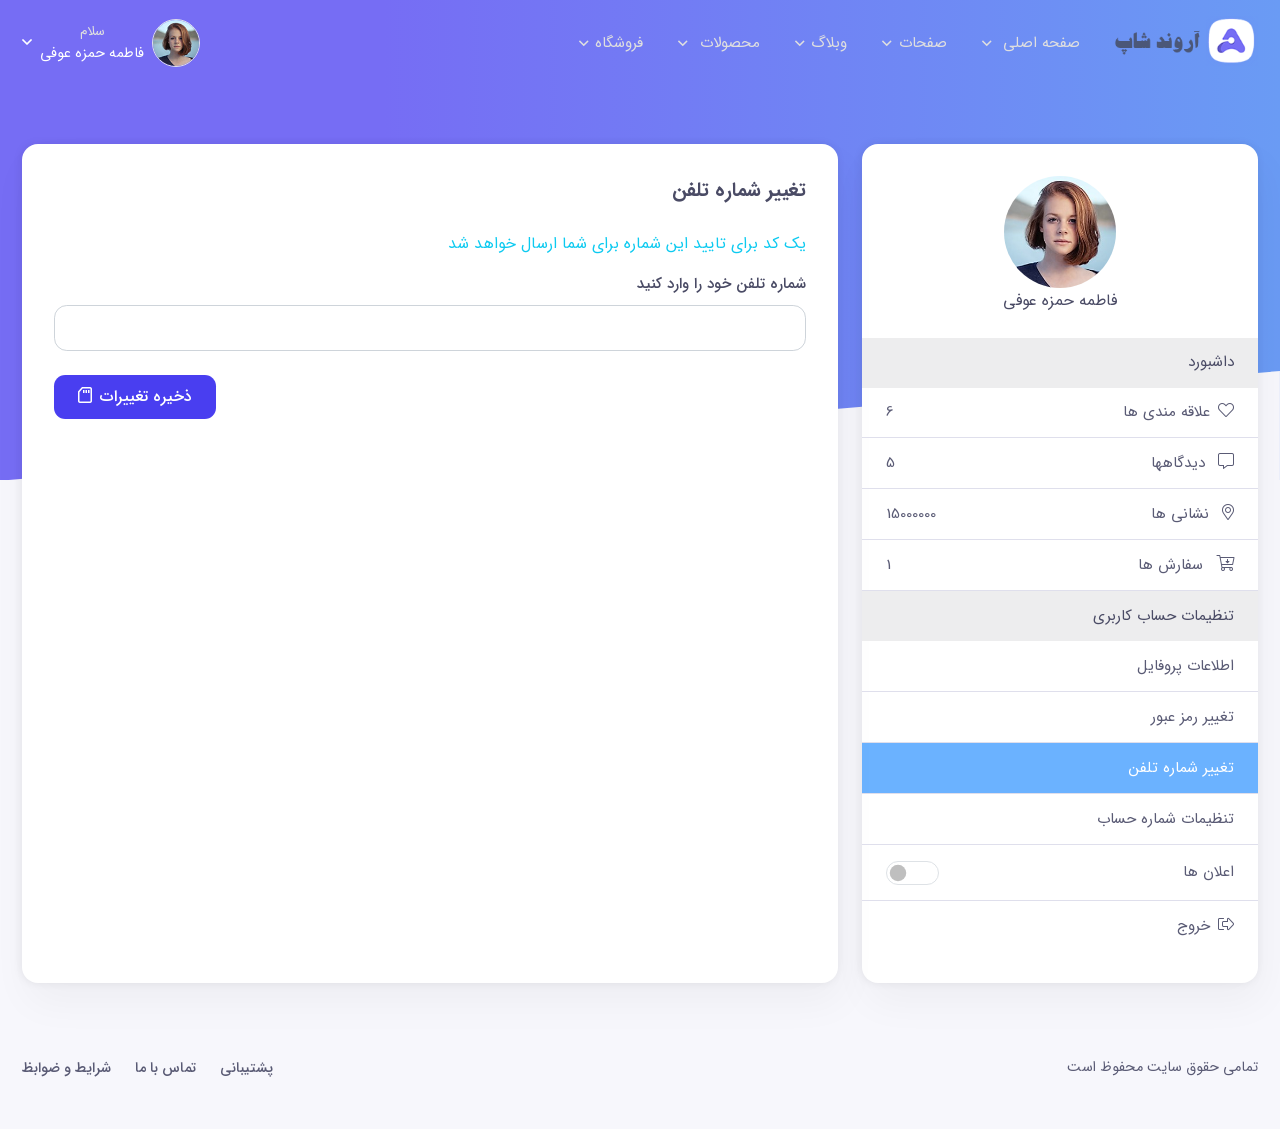
<file: assets/files/around/account-changTel-tab.html>
<html lang="en">

<head>
    <meta charset="UTF-8">
    <meta name="viewport" content="width=device-width, initial-scale=1.0">
    <title>صفحه حساب کاربری</title>
    <link href="https://cdn.jsdelivr.net/npm/bootstrap@5.1.3/dist/css/bootstrap.min.css" rel="stylesheet"
        integrity="sha384-1BmE4kWBq78iYhFldvKuhfTAU6auU8tT94WrHftjDbrCEXSU1oBoqyl2QvZ6jIW3" crossorigin="anonymous">
   
    <link rel="stylesheet" href="css/all.min.css">
    <link rel="stylesheet" href="css/respansive.css">
    <link rel="stylesheet" href="style.css">
</head>

<body style="background-color:#f7f7fc;">
    <div class="bg-close">
    </div>
    <header class="header-paccount">
        <nav class="area_navbar area_navbar-nonShdow">
            <div class="container container_nav">
                <div
                    class="row d-flex justify-content-between align-items-center navbarr justify-content-md-between ">
                    <div class="col-4   d-block d-lg-none area-icon-bar">
                        <div class="icon_meni_bar icon_meni_bar-white">
                            <a class="d-block d-xl-none"><i class="fas fa-bars me-2"></i></a>
                        </div>
                        <div id="menu_mobile" class="menu_mobile ">
                            <div class="header_menu_mobile d-flex align-items-center">
                                <button type="button" class="btn-close close_menu_mobile" aria-label="Close"></button>
                                <img src="images/logosmal.png" />
                            </div>
                            <div class="area_menu_mobile menu-top-menu-container" id="accordian">
                                <ul class="menu-multi-level">
                                    <li class="menu-item-has-children"><a href="#">صفحه اصلی </a>
                                        <ul class="sub-menu">
                                            <li><a href="index.html">صفحه اصلی 1</a></li>
                                            <li><a href="index2.html">صفحه اصلی 2</a></li>
                                           <li><a href="index3.html">صفحه اصلی 3</a> </li>
                                        </ul>
                                    </li>
                                    <li class="menu-item-has-children"><a href="#">صفحات</a>
                                        <ul class="sub-menu">
                                            <li><a href="about.html">درباره ما</a></li>
                                            <li class="menu-item-has-children"><a href="#">تماس با ما</a>
                                                <ul class="sub-menu">
                                                    <li><a href="contact.html"> طرح 1</a></li>
                                                    <li><a href="contacts-v2.html">طرح 2</a>
                                                    </li>
                                                </ul>
                                            </li>
                                            <li><a href="account.html">حساب کاربری</a>
                                            </li>
                                            <li><a href="404.html">خطا 404</a></li>
                                        </ul>
                                    </li>
                                    <li class="menu-item-has-children"><a href="#">وبلاگ</a>
                                        <ul class="sub-menu">
                                            <li class="menu-item-has-children"><a href="#">ساختماشانی های
                                                </a>
                                                <ul class="sub-menu">
                                                    <li><a href="blog-masonry-four-columns.html">چهار ستون </a>
                                                    </li>
                                                    <li><a href="blog-masonry-left-sidebar.html">نوار کناری سمت چپ </a></li>
                                                    <li><a href="blog-masonry-right-sidebar.html">نوار کناری سمت راست </a>
                                                    </li>
                                                </ul>
                                            </li>
                                            <li class="menu-item-has-children"><a href="#">جزییات وبلاگ </a>
                                                <ul class="sub-menu">
                                                    <li><a href="blog-single-left-sidebar.html">پیش فرض</a></li>
                                                    <li><a href="blog-single-right-sidebar.html">نوار کناری سمت راست</a>
                                                    </li>
    
                                                    <li><a href="blog-single.html">جزییات وبلاگ بدون سایدبار</a>
                                                    </li>
                                                </ul>
                                            </li>
                                            <li class="menu-item-has-children"><a href="#">لیستی </a>
                                                <ul class="sub-menu">
                                                    <li><a href="blog-list-left-sidebar.html">نوار کناری سمت چپ</a></li>
                                                    <li><a href="blog-list-right-sidebar.html">نوار کناری سمت راست</a>
                                                    </li>
    
                                                    <li><a href="blog-list.html">لیستی بدون سایدبار</a>
                                                    </li>
                                                </ul>
                                            </li>
                                        </ul>
                                    </li>
    
                                    <li class="menu-item-has-children"><a href="#">محصولات</a>
                                        <ul class="sub-menu">
                                            <li class="mega-menu-col">
                                                <a class="title-megamenu-mobile" href="#">لوازم دیجیتالی</a>
                                                <ul>
                                                    <li><a href="#"> دوربین مدار بسته </a></li>
                                                    <li><a href="#">هدست</a></li>
                                                    <li><a href="#">تلویزیون hd</a></li>
                                                    <li><a href="#">موبایل</a></li>
                                                    <li><a href="#"> دوربین عکاسی</a></li>
                                                    <li><a href="#">وسایل جانبی موبایل</a></li>
                                                </ul>
                                            </li>
    
                                            <li class="mega-menu-col">
                                                <a class="title-megamenu-mobile" href="#">لباس و پوشاک</a>
                                                <ul>
                                                    <li><a href="#"> مانتو</a></li>
                                                    <li><a href="#">شلوار</a></li>
                                                    <li><a href="#">پیراهن</a></li>
                                                    <li><a href="#">شال و روسری</a></li>
                                                    <li><a href="#">پالتو</a></li>
                                                    <li><a href="#">کت و شلوار</a></li>
                                                </ul>
                                            </li>
    
                                            <li class="mega-menu-col">
                                                <a class="title-megamenu-mobile" href="#">کیف</a>
                                                <ul>
                                                    <li><a href="#">کیف زنانه</a></li>
                                                    <li><a href="#">کوله پشتی</a></li>
                                                    <li><a href="#">کیف اداری</a></li>
                                                    <li><a href="#">کیف جیبی</a></li>
                                                    <li><a href="#"> کیف رو دوشی</a></li>
                                                    <li><a href="#">کیف دستی</a></li>
                                                </ul>
                                            </li>
                                            <li class="mega-menu-col">
                                                <a class="title-megamenu-mobile" href="#">کفش</a>
                                                <ul>
                                                    <li><a href="#">کفش اسپرست</a></li>
                                                    <li><a href="#">کفش ورزشی</a></li>
                                                    <li><a href="#">کفش مجلسی</a></li>
                                                    <li><a href="#">کفش تخت</a></li>
                                                </ul>
                                            </li>
                                        </ul>
                                    </li>
    
    
                                    <li class="menu-item-has-children"><a href="#">فروشگاه</a>
                                        <ul class="sub-menu">
                                            <li class="mega-menu-col">
                                                <a class="title-megamenu-mobile" href="#">صفحات دیگر</a>
                                                <ul>
                                                    <li><a href="shop-product-detail-left-sidebar.html">جزییات محصول
                                                            سمت چپ</a></li>
                                                    <li><a href="shop-product-detail-right-sidebar.html">جزییات
                                                            محصول سمت راست</a></li>
                                                    <li><a href="cart.html"> سبد خرید</a></li>
                                                    <li><a href="checkout.html">بررسی</a></li>
                                                    <li><a href="wishlist.html">لیست مورد علاقه</a></li>
                                                </ul>
                                            </li>
                                            <li class="mega-menu-col">
                                                <a class="title-megamenu-mobile" href="#">طرح بندی صفحه خرید</a>
                                                <ul>
                                                    <li><a href="shop-ns.html">شبکه ای چهار ستون</a></li>
                                                    <li><a href="shop-left-sidebar.html">شبکه ای نوار کناری سمت
                                                            چپ</a></li>
                                                    <li><a href="shop-right-sidebar.html"> شبکه ای نوار کناری سمت
                                                            راست</a></li>
                                                </ul>
                                            </li>
                                        </ul>
                                    </li>
    
                                </ul>
    
                            </div>
                            <div class="footer_menu_mobile ">
                                <a href="#" class="btn btn-block btn_menu_mobile "><i class="fal fa-user ms-2"></i>
                                    ورود به سایت
                                </a>
                            </div>
                        </div>
                    </div>
                    <div class="col-4  col-md-3  col-lg-9 col_menu_top d-none d-lg-block">
                        <div class="arealogo float-end ps-3">
                            <a href="index.html" class="d-none d-lg-block"> <img src="images/logo.png" /></a>
                        </div>
                        <div class="top_menu top-menu-color-bright h-100 ">
                            <ul class="d-flex h-100 align-items-center">
                                <li><a href="#">صفحه اصلی <i class="fa fa-angle-down" aria-hidden="true"></i></a>
                                    <ul class="sub-menu">
                                        <li><a href="index.html">صفحه اصلی 1</a></li>
                                        <li><a href="index2.html">صفحه اصلی 2</a></li>
                                       <li><a href="index3.html">صفحه اصلی 3</a> </li>
                                    </ul>
                                </li>
                                <li><a href="#">صفحات<i class="fa fa-angle-down" aria-hidden="true"></i></a>
                                    <ul class="sub-menu">
                                        <li><a href="about.html">درباره ما</a></li>
                                        <li><a href="#">تماس با ما<i class="fal fa-angle-left"></i></a>
                                            <ul class="sub-menu">
                                                <li><a href="contact.html"> طرح 1</a></li>
                                                <li><a href="contacts-v2.html">طرح 2</a>
                                                </li>
                                            </ul>
                                        </li>
                                        <li><a href="account.html">حساب کاربری</a>
                                        </li>
                                        <li><a href="404.html">خطا 404</a></li>
                                    </ul>
                                </li>
                                <li><a href="#">وبلاگ<i class="fa fa-angle-down" aria-hidden="true"></i></a>
                                    <ul class="sub-menu">
                                        <li><a href="#">ساختمانی <i class="fal fa-angle-left"></i>
                                            </a>
                                            <ul class="sub-menu">
                                                <li><a href="blog-masonry-four-columns.html">چهار ستون </a>
                                                </li>
                                                <li><a href="blog-masonry-left-sidebar.html">نوار کناری سمت چپ </a>
                                                </li>
                                                <li><a href="blog-masonry-right-sidebar.html">نوار کناری سمت راست
                                                    </a>
                                                </li>
                                            </ul>
                                        </li>
                                        <li><a href="#">جزییات وبلاگ <i class="fal fa-angle-left"></i></a>
                                            <ul class="sub-menu">
                                                <li><a href="blog-single-left-sidebar.html">پیش فرض</a></li>
                                                <li><a href="blog-single-right-sidebar.html">نوار کناری سمت راست</a>
                                                </li>

                                                <li><a href="blog-single.html">جزییات وبلاگ بدون سایدبار</a>
                                                </li>
                                            </ul>
                                        </li>
                                        <li><a href="#">لیستی <i class="fal fa-angle-left"></i></a>
                                            <ul class="sub-menu">
                                                <li><a href="blog-list-left-sidebar.html">نوار کناری سمت چپ</a></li>
                                                <li><a href="blog-list-right-sidebar.html">نوار کناری سمت راست</a>
                                                </li>

                                                <li><a href="blog-list.html">لیستی بدون سایدبار</a>
                                                </li>
                                            </ul>
                                        </li>
                                    </ul>
                                </li>
                                <li class="container-mega-menu"><a href="#">محصولات
                                        <i class="fa fa-angle-down" aria-hidden="true"></i>
                                    </a>
                                    <div class="area-megamenu">
                                        <div class="row">
                                            <div class="col-12 d-flex mb-4">
                                                <div class="mega-menu-col col-3">
                                                    <a class="title_megamenu" href="#">لوازم دیجیتالی</a>
                                                    <ul>
                                                        <li><a href="#"> دوربین مدار بسته </a></li>
                                                        <li><a href="#">هدست</a></li>
                                                        <li><a href="#">تلویزیون hd</a></li>
                                                        <li><a href="#">موبایل</a></li>
                                                        <li><a href="#"> دوربین عکاسی</a></li>
                                                        <li><a href="#">وسایل جانبی موبایل</a></li>
                                                    </ul>
                                                </div>
                                                <div class="mega-menu-col col-3">
                                                    <a class="title_megamenu" href="#">لباس و پوشاک</a>
                                                    <ul>
                                                        <li><a href="#"> مانتو</a></li>
                                                        <li><a href="#">شلوار</a></li>
                                                        <li><a href="#">پیراهن</a></li>
                                                        <li><a href="#">شال و روسری</a></li>
                                                        <li><a href="#">پالتو</a></li>
                                                        <li><a href="#">کت و شلوار</a></li>
                                                    </ul>
                                                </div>
                                                <div class="mega-menu-col col-3">
                                                    <a class="title_megamenu" href="#">کیف</a>
                                                    <ul>
                                                        <li><a href="#">کیف زنانه</a></li>
                                                        <li><a href="#">کوله پشتی</a></li>
                                                        <li><a href="#">کیف اداری</a></li>
                                                        <li><a href="#">کیف جیبی</a></li>
                                                        <li><a href="#"> کیف رو دوشی</a></li>
                                                        <li><a href="#">کیف دستی</a></li>
                                                    </ul>
                                                </div>
                                                <div class="mega-menu-col col-3 ">
                                                    <a class="title_megamenu" href="#">کفش</a>
                                                    <ul>
                                                        <li><a href="#">کفش اسپرست</a></li>
                                                        <li><a href="#">کفش ورزشی</a></li>
                                                        <li><a href="#">کفش مجلسی</a></li>
                                                        <li><a href="#">کفش تخت</a></li>
                                                    </ul>
                                                </div>
                                            </div>

                                            <div class="mega-menu-col col-4">
                                                <div class="baner-megamenu">
                                                    <a href="shop-left-sidebar.html"> <img class="img-fluid"
                                                            src="images/img203.jpg" alt="تصویر مگامنو">
                                                    </a>

                                                </div>
                                            </div>
                                            <div class="mega-menu-col col-4">
                                                <div class="baner-megamenu">
                                                    <a href="shop-left-sidebar.html"> <img class="img-fluid"
                                                            src="images/img202.jpg" alt="تصویر مگامنو">
                                                    </a>

                                                </div>
                                            </div>

                                            <div class="mega-menu-col col-4">
                                                <div class="baner-megamenu">
                                                    <a href="shop-left-sidebar.html"> <img class="img-fluid"
                                                            src="images/img204.jpg" alt="تصویر مگامنو">
                                                    </a>

                                                </div>
                                            </div>
                                        </div>
                                    </div>
                                </li>

                                <li class="container-mega-menu"><a href="#">فروشگاه<i class="fa fa-angle-down"
                                            aria-hidden="true"></i></a>
                                    <div class="area-megamenu pb-5">
                                        <div class="row">
                                            <div class="mega-menu-col col-4">
                                                <a class="title_megamenu" href="#">صفحات دیگر</a>
                                                <ul>
                                                    <li><a href="shop-product-detail-left-sidebar.html">جزییات محصول
                                                            سمت چپ</a></li>
                                                    <li><a href="shop-product-detail-right-sidebar.html">جزییات
                                                            محصول سمت راست</a></li>
                                                    <li><a href="wishlist.html">لیست مورد علاقه</a></li>
                                                    <li><a href="cart.html"> سبد خرید</a></li>
                                                    <li><a href="checkout.html">بررسی</a></li>
                                                </ul>
                                            </div>
                                            <div class="mega-menu-col col-4">
                                                <a class="title_megamenu" href="#">طرح بندی صفحه خرید</a>
                                                <ul>
                                                    <li><a href="shop-ns.html">شبکه ای چهار ستون</a></li>
                                                    <li><a href="shop-left-sidebar.html">شبکه ای نوار کناری سمت
                                                            چپ</a></li>
                                                    <li><a href="shop-right-sidebar.html"> شبکه ای نوار کناری سمت
                                                            راست</a></li>
                                                </ul>
                                            </div>
                                            <div class="mega-menu-col col-4">
                                                <div class="baner-megamenu">
                                                    <img class="img-fluid" src="images/img201.jpg" alt="تصویر مگامنو">

                                                    <div class="baner-megamenu-info">
                                                        <h3 class="baner-megamenu-title">مجموعه جدید</h3>
                                                        <h4 class="baner-megamenu-title">٪50 تخفیف</h4>
                                                        <a href="shop-left-sidebar.html" class="btn-5">اکنون خرید
                                                            کنید</a>
                                                    </div>
                                                </div>
                                            </div>
                                        </div>
                                    </div>
                                </li>
                            </ul>
                        </div>
                    </div>
                    <div class="col-4  col-lg-3 d-flex justify-content-end ">
                        <div class="navbar-tool-account d-flex align-items-center">
                            <a href="#">
                                <img src="images/img10.jpg" alt="">
                            </a>
                            <a href="#" class="link-name-user-account d-flex align-items-center">
                                <div class="name-user-account d-flex flex-column align-items-center  mx-2">
                                    <span>سلام</span>
                                    فاطمه حمزه عوفی
                                </div>
                            </a>
                            <ul class="dropdown-user-account nav nav-pills">
                                <li> <a href="account.html" class="nav-link active" id="favorits-tab"><i
                                            class="fal fa-heart ms-2"></i>علاقه مندی ها <span
                                            class="dropdown-user-account-meta">6</span> </a>
                                </li>
                                <li> <a href="account-comment-tab.html" class="nav-link" id="comment-tab"><i
                                            class="fal fa-comment-alt ms-2"></i>دیدگاهها <span
                                            class="dropdown-user-account-meta">5</span> </a>
                                </li>
                                <li> <a href="account-contact-tab.html" class="nav-link" id="contact-tab"><i
                                            class="fal fa-map-marker-alt ms-2"></i>نشانی ها <span
                                            class="dropdown-user-account-meta">15000000</span> </a>
                                </li>
                                <li> <a href="account-orders-tab.html" class="nav-link" id="orders-tab"><i
                                            class="fal fa-cart-arrow-down ms-2"></i>سفارش ها <span
                                            class="dropdown-user-account-meta">1</span> </a>
                                </li>


                                <li> <a href="account-infoprofile-tab.html" class="nav-link" id="infoprofile-tab"><i
                                            class="fal fa-user ms-2"></i>اطلاعات پروفایل </a>
                                </li>


                                <li> <a href="account-changePassword-tab.html" class="nav-link"
                                        id="changePassword-tab"><i class="fal fa-lock-alt ms-2"></i>تغییر رمز عبور </a>
                                </li>

                                <li> <a href="account-changTel-tab.html" class="nav-link" id="changTel-tab"><i
                                            class="fal fa-phone-alt ms-2"></i>تغییر شماره تلفن </a>
                                </li>

                                <li> <a href="account-setting-numberaccount-tab.html" class="nav-link"
                                        id="setting-numberaccount-tab"><i
                                            class="fal fa-credit-card-front ms-2"></i>تنطیمات شماره حساب </a>
                                </li>

                                <li> <a href="account-notification-tab.html" class="nav-link" id="notification-tab"><i
                                            class="fal fa-envelope-open-text ms-2"></i>اعلان ها </a>
                                </li>


                                <li> <a href="index.html"><i class="fal fa-sign-out-alt  ms-2"></i>خروج </a>
                                </li>
                            </ul>
                        </div>
                    </div>
                </div>
            </div>
        </nav>
        <nav class="area_navbar  area_navbar_sticky">
            <div class="container container_nav">
                <div
                    class="row d-flex justify-content-between align-items-center navbarr justify-content-md-between">
                    <div class="col-4   d-block d-lg-none area-icon-bar">
                        <div class="icon_meni_bar">
                            <a class="d-block d-xl-none"><i class="fas fa-bars me-2"></i></a>
                        </div>
                        <div id="menu_mobile" class="menu_mobile ">
                            <div class="header_menu_mobile d-flex align-items-center">
                                <button type="button" class="btn-close close_menu_mobile" aria-label="Close"></button>
                                <img src="images/logosmal.png" />
                            </div>
                            <div class="area_menu_mobile menu-top-menu-container" id="accordian">
                                <ul class="menu-multi-level">
                                    <li class="menu-item-has-children"><a href="#">صفحه اصلی </a>
                                        <ul class="sub-menu">
                                            <li><a href="index.html">صفحه اصلی 1</a></li>
                                            <li><a href="index2.html">صفحه اصلی 2</a></li>
                                           <li><a href="index3.html">صفحه اصلی 3</a> </li>
                                        </ul>
                                    </li>
                                    <li class="menu-item-has-children"><a href="#">صفحات</a>
                                        <ul class="sub-menu">
                                            <li><a href="about.html">درباره ما</a></li>
                                            <li class="menu-item-has-children"><a href="#">تماس با ما</a>
                                                <ul class="sub-menu">
                                                    <li><a href="contact.html"> طرح 1</a></li>
                                                    <li><a href="contacts-v2.html">طرح 2</a>
                                                    </li>
                                                </ul>
                                            </li>
                                            <li><a href="account.html">حساب کاربری</a>
                                            </li>
                                            <li><a href="404.html">خطا 404</a></li>
                                        </ul>
                                    </li>
                                    <li class="menu-item-has-children"><a href="#">وبلاگ</a>
                                        <ul class="sub-menu">
                                            <li class="menu-item-has-children"><a href="#">ساختمانی
                                                </a>
                                                <ul class="sub-menu">
                                                    <li><a href="blog-masonry-four-columns.html">چهار ستون </a>
                                                    </li>
                                                    <li><a href="blog-masonry-left-sidebar.html">نوار کناری سمت چپ </a></li>
                                                    <li><a href="blog-masonry-right-sidebar.html">نوار کناری سمت راست </a>
                                                    </li>
                                                </ul>
                                            </li>
                                            <li class="menu-item-has-children"><a href="#">جزییات وبلاگ </a>
                                                <ul class="sub-menu">
                                                    <li><a href="blog-single-left-sidebar.html">پیش فرض</a></li>
                                                    <li><a href="blog-single-right-sidebar.html">نوار کناری سمت راست</a>
                                                    </li>
    
                                                    <li><a href="blog-single.html">جزییات وبلاگ بدون سایدبار</a>
                                                    </li>
                                                </ul>
                                            </li>
                                            <li class="menu-item-has-children"><a href="#">لیستی </a>
                                                <ul class="sub-menu">
                                                    <li><a href="blog-list-left-sidebar.html">نوار کناری سمت چپ</a></li>
                                                    <li><a href="blog-list-right-sidebar.html">نوار کناری سمت راست</a>
                                                    </li>
    
                                                    <li><a href="blog-list.html">لیستی بدون سایدبار</a>
                                                    </li>
                                                </ul>
                                            </li>
                                        </ul>
                                    </li>
    
                                    <li class="menu-item-has-children"><a href="#">محصولات</a>
                                        <ul class="sub-menu">
                                            <li class="mega-menu-col">
                                                <a class="title-megamenu-mobile" href="#">لوازم دیجیتالی</a>
                                                <ul>
                                                    <li><a href="#"> دوربین مدار بسته </a></li>
                                                    <li><a href="#">هدست</a></li>
                                                    <li><a href="#">تلویزیون hd</a></li>
                                                    <li><a href="#">موبایل</a></li>
                                                    <li><a href="#"> دوربین عکاسی</a></li>
                                                    <li><a href="#">وسایل جانبی موبایل</a></li>
                                                </ul>
                                            </li>
    
                                            <li class="mega-menu-col">
                                                <a class="title-megamenu-mobile" href="#">لباس و پوشاک</a>
                                                <ul>
                                                    <li><a href="#"> مانتو</a></li>
                                                    <li><a href="#">شلوار</a></li>
                                                    <li><a href="#">پیراهن</a></li>
                                                    <li><a href="#">شال و روسری</a></li>
                                                    <li><a href="#">پالتو</a></li>
                                                    <li><a href="#">کت و شلوار</a></li>
                                                </ul>
                                            </li>
    
                                            <li class="mega-menu-col">
                                                <a class="title-megamenu-mobile" href="#">کیف</a>
                                                <ul>
                                                    <li><a href="#">کیف زنانه</a></li>
                                                    <li><a href="#">کوله پشتی</a></li>
                                                    <li><a href="#">کیف اداری</a></li>
                                                    <li><a href="#">کیف جیبی</a></li>
                                                    <li><a href="#"> کیف رو دوشی</a></li>
                                                    <li><a href="#">کیف دستی</a></li>
                                                </ul>
                                            </li>
                                            <li class="mega-menu-col">
                                                <a class="title-megamenu-mobile" href="#">کفش</a>
                                                <ul>
                                                    <li><a href="#">کفش اسپرست</a></li>
                                                    <li><a href="#">کفش ورزشی</a></li>
                                                    <li><a href="#">کفش مجلسی</a></li>
                                                    <li><a href="#">کفش تخت</a></li>
                                                </ul>
                                            </li>
                                        </ul>
                                    </li>
    
    
                                    <li class="menu-item-has-children"><a href="#">فروشگاه</a>
                                        <ul class="sub-menu">
                                            <li class="mega-menu-col">
                                                <a class="title-megamenu-mobile" href="#">صفحات دیگر</a>
                                                <ul>
                                                    <li><a href="shop-product-detail-left-sidebar.html">جزییات محصول
                                                            سمت چپ</a></li>
                                                    <li><a href="shop-product-detail-right-sidebar.html">جزییات
                                                            محصول سمت راست</a></li>
                                                    <li><a href="cart.html"> سبد خرید</a></li>
                                                    <li><a href="checkout.html">بررسی</a></li>
                                                    <li><a href="wishlist.html">لیست مورد علاقه</a></li>
                                                </ul>
                                            </li>
                                            <li class="mega-menu-col">
                                                <a class="title-megamenu-mobile" href="#">طرح بندی صفحه خرید</a>
                                                <ul>
                                                    <li><a href="shop-ns.html">شبکه ای چهار ستون</a></li>
                                                    <li><a href="shop-left-sidebar.html">شبکه ای نوار کناری سمت
                                                            چپ</a></li>
                                                    <li><a href="shop-right-sidebar.html"> شبکه ای نوار کناری سمت
                                                            راست</a></li>
                                                </ul>
                                            </li>
                                        </ul>
                                    </li>
    
                                </ul>
    
                            </div>
                            <div class="footer_menu_mobile ">
                                <a href="#" class="btn btn-block btn_menu_mobile "><i class="fal fa-user ms-2"></i>
                                    ورود به سایت
                                </a>
                            </div>
                        </div>
                    </div>
                    <div class="col-4  col-md-3  col-lg-9 col_menu_top d-none d-lg-block">
                        <div class="arealogo float-end ps-3">
                            <a href="index.html" class="d-none d-lg-block"> <img src="images/logo.png" /></a>
                        </div>
                        <div class="top_menu top-menu-color-bright h-100 ">
                            <ul class="d-flex h-100 align-items-center">
                                <li><a href="#">صفحه اصلی <i class="fa fa-angle-down" aria-hidden="true"></i></a>
                                    <ul class="sub-menu">
                                        <li><a href="index.html">صفحه اصلی 1</a></li>
                                        <li><a href="index2.html">صفحه اصلی 2</a></li>
                                       <li><a href="index3.html">صفحه اصلی 3</a> </li>
                                    </ul>
                                </li>
                                <li><a href="#">صفحات<i class="fa fa-angle-down" aria-hidden="true"></i></a>
                                    <ul class="sub-menu">
                                        <li><a href="about.html">درباره ما</a></li>
                                        <li><a href="#">تماس با ما<i class="fal fa-angle-left"></i></a>
                                            <ul class="sub-menu">
                                                <li><a href="contact.html"> طرح 1</a></li>
                                                <li><a href="contacts-v2.html">طرح 2</a>
                                                </li>
                                            </ul>
                                        </li>
                                        <li><a href="account.html">حساب کاربری</a>
                                        </li>
                                        <li><a href="404.html">خطا 404</a></li>
                                    </ul>
                                </li>
                                <li><a href="#">وبلاگ<i class="fa fa-angle-down" aria-hidden="true"></i></a>
                                    <ul class="sub-menu">
                                        <li><a href="#">ساختمانی <i class="fal fa-angle-left"></i>
                                            </a>
                                            <ul class="sub-menu">
                                                <li><a href="blog-masonry-four-columns.html">چهار ستون </a>
                                                </li>
                                                <li><a href="blog-masonry-left-sidebar.html">نوار کناری سمت چپ </a>
                                                </li>
                                                <li><a href="blog-masonry-right-sidebar.html">نوار کناری سمت راست
                                                    </a>
                                                </li>
                                            </ul>
                                        </li>
                                        <li><a href="#">جزییات وبلاگ <i class="fal fa-angle-left"></i></a>
                                            <ul class="sub-menu">
                                                <li><a href="blog-single-left-sidebar.html">پیش فرض</a></li>
                                                <li><a href="blog-single-right-sidebar.html">نوار کناری سمت راست</a>
                                                </li>

                                                <li><a href="blog-single.html">جزییات وبلاگ بدون سایدبار</a>
                                                </li>
                                            </ul>
                                        </li>
                                        <li><a href="#">لیستی <i class="fal fa-angle-left"></i></a>
                                            <ul class="sub-menu">
                                                <li><a href="blog-list-left-sidebar.html">نوار کناری سمت چپ</a></li>
                                                <li><a href="blog-list-right-sidebar.html">نوار کناری سمت راست</a>
                                                </li>

                                                <li><a href="blog-list.html">لیستی بدون سایدبار</a>
                                                </li>
                                            </ul>
                                        </li>
                                    </ul>
                                </li>
                                <li class="container-mega-menu"><a href="#">محصولات
                                        <i class="fa fa-angle-down" aria-hidden="true"></i>
                                    </a>
                                    <div class="area-megamenu">
                                        <div class="row">
                                            <div class="col-12 d-flex mb-4">
                                                <div class="mega-menu-col col-3">
                                                    <a class="title_megamenu" href="#">لوازم دیجیتالی</a>
                                                    <ul>
                                                        <li><a href="#"> دوربین مدار بسته </a></li>
                                                        <li><a href="#">هدست</a></li>
                                                        <li><a href="#">تلویزیون hd</a></li>
                                                        <li><a href="#">موبایل</a></li>
                                                        <li><a href="#"> دوربین عکاسی</a></li>
                                                        <li><a href="#">وسایل جانبی موبایل</a></li>
                                                    </ul>
                                                </div>
                                                <div class="mega-menu-col col-3">
                                                    <a class="title_megamenu" href="#">لباس و پوشاک</a>
                                                    <ul>
                                                        <li><a href="#"> مانتو</a></li>
                                                        <li><a href="#">شلوار</a></li>
                                                        <li><a href="#">پیراهن</a></li>
                                                        <li><a href="#">شال و روسری</a></li>
                                                        <li><a href="#">پالتو</a></li>
                                                        <li><a href="#">کت و شلوار</a></li>
                                                    </ul>
                                                </div>
                                                <div class="mega-menu-col col-3">
                                                    <a class="title_megamenu" href="#">کیف</a>
                                                    <ul>
                                                        <li><a href="#">کیف زنانه</a></li>
                                                        <li><a href="#">کوله پشتی</a></li>
                                                        <li><a href="#">کیف اداری</a></li>
                                                        <li><a href="#">کیف جیبی</a></li>
                                                        <li><a href="#"> کیف رو دوشی</a></li>
                                                        <li><a href="#">کیف دستی</a></li>
                                                    </ul>
                                                </div>
                                                <div class="mega-menu-col col-3 ">
                                                    <a class="title_megamenu" href="#">کفش</a>
                                                    <ul>
                                                        <li><a href="#">کفش اسپرست</a></li>
                                                        <li><a href="#">کفش ورزشی</a></li>
                                                        <li><a href="#">کفش مجلسی</a></li>
                                                        <li><a href="#">کفش تخت</a></li>
                                                    </ul>
                                                </div>
                                            </div>

                                            <div class="mega-menu-col col-4">
                                                <div class="baner-megamenu">
                                                    <a href="shop-left-sidebar.html"> <img class="img-fluid"
                                                            src="images/img203.jpg" alt="تصویر مگامنو">
                                                    </a>

                                                </div>
                                            </div>
                                            <div class="mega-menu-col col-4">
                                                <div class="baner-megamenu">
                                                    <a href="shop-left-sidebar.html"> <img class="img-fluid"
                                                            src="images/img202.jpg" alt="تصویر مگامنو">
                                                    </a>

                                                </div>
                                            </div>

                                            <div class="mega-menu-col col-4">
                                                <div class="baner-megamenu">
                                                    <a href="shop-left-sidebar.html"> <img class="img-fluid"
                                                            src="images/img204.jpg" alt="تصویر مگامنو">
                                                    </a>

                                                </div>
                                            </div>
                                        </div>
                                    </div>
                                </li>

                                <li class="container-mega-menu"><a href="#">فروشگاه<i class="fa fa-angle-down"
                                            aria-hidden="true"></i></a>
                                    <div class="area-megamenu pb-5">
                                        <div class="row">
                                            <div class="mega-menu-col col-4">
                                                <a class="title_megamenu" href="#">صفحات دیگر</a>
                                                <ul>
                                                    <li><a href="shop-product-detail-left-sidebar.html">جزییات محصول
                                                            سمت چپ</a></li>
                                                    <li><a href="shop-product-detail-right-sidebar.html">جزییات
                                                            محصول سمت راست</a></li>
                                                    <li><a href="wishlist.html">لیست مورد علاقه</a></li>
                                                    <li><a href="cart.html"> سبد خرید</a></li>
                                                    <li><a href="checkout.html">بررسی</a></li>
                                                </ul>
                                            </div>
                                            <div class="mega-menu-col col-4">
                                                <a class="title_megamenu" href="#">طرح بندی صفحه خرید</a>
                                                <ul>
                                                    <li><a href="shop-ns.html">شبکه ای چهار ستون</a></li>
                                                    <li><a href="shop-left-sidebar.html">شبکه ای نوار کناری سمت
                                                            چپ</a></li>
                                                    <li><a href="shop-right-sidebar.html"> شبکه ای نوار کناری سمت
                                                            راست</a></li>
                                                </ul>
                                            </div>
                                            <div class="mega-menu-col col-4">
                                                <div class="baner-megamenu">
                                                    <img class="img-fluid" src="images/img201.jpg" alt="تصویر مگامنو">

                                                    <div class="baner-megamenu-info">
                                                        <h3 class="baner-megamenu-title">مجموعه جدید</h3>
                                                        <h4 class="baner-megamenu-title">٪50 تخفیف</h4>
                                                        <a href="shop-left-sidebar.html" class="btn-5">اکنون خرید
                                                            کنید</a>
                                                    </div>
                                                </div>
                                            </div>
                                        </div>
                                    </div>
                                </li>
                            </ul>
                        </div>
                    </div>
                    <div class="col-4  col-lg-3 d-flex justify-content-end ">
                        <div class="navbar-tool-account d-flex align-items-center">
                            <a href="#">
                                <img src="images/img10.jpg" alt="">
                            </a>
                            <a href="#" class="link-name-user-account d-flex align-items-center">
                                <div class="name-user-account d-flex flex-column align-items-center  mx-2">
                                    <span>سلام</span>
                                    فاطمه حمزه عوفی
                                </div>
                            </a>
                            <ul class="dropdown-user-account nav nav-pills">
                                <li> <a href="account.html" class="nav-link active" id="favorits-tab"><i
                                            class="fal fa-heart ms-2"></i>علاقه مندی ها <span
                                            class="dropdown-user-account-meta">6</span> </a>
                                </li>
                                <li> <a href="account-comment-tab.html" class="nav-link" id="comment-tab"><i
                                            class="fal fa-comment-alt ms-2"></i>دیدگاهها <span
                                            class="dropdown-user-account-meta">5</span> </a>
                                </li>
                                <li> <a href="account-contact-tab.html" class="nav-link" id="contact-tab"><i
                                            class="fal fa-map-marker-alt ms-2"></i>نشانی ها <span
                                            class="dropdown-user-account-meta">15000000</span> </a>
                                </li>
                                <li> <a href="account-orders-tab.html" class="nav-link" id="orders-tab"><i
                                            class="fal fa-cart-arrow-down ms-2"></i>سفارش ها <span
                                            class="dropdown-user-account-meta">1</span> </a>
                                </li>


                                <li> <a href="account-infoprofile-tab.html" class="nav-link" id="infoprofile-tab"><i
                                            class="fal fa-user ms-2"></i>اطلاعات پروفایل </a>
                                </li>


                                <li> <a href="account-changePassword-tab.html" class="nav-link"
                                        id="changePassword-tab"><i class="fal fa-lock-alt ms-2"></i>تغییر رمز عبور </a>
                                </li>

                                <li> <a href="account-changTel-tab.html" class="nav-link" id="changTel-tab"><i
                                            class="fal fa-phone-alt ms-2"></i>تغییر شماره تلفن </a>
                                </li>

                                <li> <a href="account-setting-numberaccount-tab.html" class="nav-link"
                                        id="setting-numberaccount-tab"><i
                                            class="fal fa-credit-card-front ms-2"></i>تنطیمات شماره حساب </a>
                                </li>

                                <li> <a href="account-notification-tab.html" class="nav-link" id="notification-tab"><i
                                            class="fal fa-envelope-open-text ms-2"></i>اعلان ها </a>
                                </li>


                                <li> <a href="index.html"><i class="fal fa-sign-out-alt  ms-2"></i>خروج </a>
                                </li>
                            </ul>
                        </div>
                    </div>
                </div>
            </div>
        </nav>
    </header>
    <div class="content">
        <section>
            <div class="bg-gradiant-account">
                <div class="area-shape-bottom">
                    <svg xmlns="http://www.w3.org/2000/svg" viewBox="0 0 3000 260">
                        <polygon fill="currentColor" points="0,257 0,260 3000,260 3000,0"></polygon>
                    </svg>
                </div>
            </div>
        </section>
        <section class="mb-5 area-content-paccount">
            <div class="container">
                <div class="row">
                    <div class="col-12 col-lg-4 mb-4 mb-lg-0">
                        <div class="sidebar-account ">
                            <div class="avatar-user d-flex flex-column justify-content-center align-items-center mb-4">
                                <img class="img-avatar-user" src="images/img11.jpg">
                                <div class="name-avatar-user">
                                    <h4>فاطمه حمزه عوفی</h4>
                                </div>
                            </div>
                            <div class="account-menu d-none d-lg-block">
                                <div class="nav flex-column nav-pills nav-pills-account-menu" id="v-pills-tab"
                                    role="tablist" aria-orientation="vertical">
                                    <button class="nav-link border-bottom-none ">
                                        <h3>داشبورد</h3>
                                    </button>
                                    <button class="nav-link " id="favorits-tab" data-bs-toggle="pill"
                                        data-bs-target="#content1" type="button" role="tab" aria-controls="content1"
                                        aria-selected="false">
                                        <i class="fal fa-heart ms-2"></i>علاقه مندی ها <span
                                            class="dropdown-user-account-meta">6</span>
                                    </button>
                                    <button class="nav-link " id="comment-tab" data-bs-toggle="pill"
                                        data-bs-target="#content2" type="button" role="tab" aria-controls="content2"
                                        aria-selected="false">
                                        <i class="fal fa-comment-alt ms-2"></i>
                                        دیدگاهها
                                        <span class="dropdown-user-account-meta">5</span>
                                    </button>
                                    <button class="nav-link " id="contact-tab" data-bs-toggle="pill"
                                        data-bs-target="#content3" type="button" role="tab" aria-controls="content9"
                                        aria-selected="false">

                                        <i class="fal fa-map-marker-alt  ms-2"></i>
                                        نشانی ها
                                        <span class="dropdown-user-account-meta">15000000</span>
                                    </button>
                                    <button class="nav-link " id="orders-tab" data-bs-toggle="pill"
                                        data-bs-target="#content4" type="button" role="tab" aria-controls="content4"
                                        aria-selected="true">
                                        <i class="fal fa-cart-arrow-down  ms-2"></i>
                                        سفارش ها
                                        <span class="dropdown-user-account-meta">1</span> </a></li>
                                    </button>
                                    <button class="nav-link border-bottom-none">
                                        <h3>تنظیمات حساب کاربری</h3>
                                    </button>
                                    <button class="nav-link  " id="infoprofile-tab" data-bs-toggle="pill"
                                        data-bs-target="#content5" type="button" role="tab" aria-controls="content5"
                                        aria-selected="false">
                                        اطلاعات پروفایل
                                    </button>
                                    <button class="nav-link " id="changePassword-tab" data-bs-toggle="pill"
                                        data-bs-target="#content6" type="button" role="tab" aria-controls="content6"
                                        aria-selected="false">
                                        تغییر
                                        رمز عبور
                                    </button>
                                    <button class="nav-link active" id="changTel-tab" data-bs-toggle="pill"
                                        data-bs-target="#content7" type="button" role="tab" aria-controls="content7"
                                        aria-selected="false">
                                        تغییر
                                        شماره تلفن
                                    </button>
                                    <button class="nav-link" id="setting-numberaccount-tab" data-bs-toggle="pill"
                                        data-bs-target="#content8" type="button" role="tab" aria-controls="content8"
                                        aria-selected="false">
                                        تنظیمات شماره حساب
                                    </button>

                                    <button class="nav-link d-flex align-items-center justify-content-between"
                                        id="notification-tab" data-bs-toggle="pill" data-bs-target="#content9"
                                        type="button" role="tab" aria-controls="content9" aria-selected="false">
                                        اعلان ها
                                        <div class="form-check form-switch">
                                            <input class="form-check-input" type="checkbox" role="switch"
                                                id="flexSwitchCheckDefault">
                                        </div>
                                    </button>
                                    <button class="nav-link" id="logout" type="button">
                                        <i class="fal fa-sign-out-alt  ms-2"></i>خروج
                                    </button>
                                </div>
                            </div>
                            <div class="area-account-menu-collapse d-block d-lg-none">
                                <div class="area-btn-collapse-accountMenu  mb-4">
                                            <a class="btn btn-5" data-bs-toggle="collapse" href="#area-account-menu" role="button" aria-expanded="false" aria-controls="area-account-menu">
                                                منو اکانت
                                                <i class="fas fa-bars me-2"></i>
                                            </a>
                                </div>
                                <div class="collapse account-menu" id="area-account-menu">
                                    <div class="nav flex-column nav-pills nav-pills-account-menu" id="v-pills-tab"
                                    role="tablist" aria-orientation="vertical">
                                    <button class="nav-link border-bottom-none ">
                                        <h3>داشبورد</h3>
                                    </button>
                                    <button class="nav-link" id="favorits-tab" data-bs-toggle="pill"
                                        data-bs-target="#content1" type="button" role="tab" aria-controls="content1"
                                        aria-selected="false">
                                        <i class="fal fa-heart ms-2"></i>علاقه مندی ها <span
                                            class="dropdown-user-account-meta">6</span>
                                    </button>
                                    <button class="nav-link " id="comment-tab" data-bs-toggle="pill"
                                        data-bs-target="#content2" type="button" role="tab" aria-controls="content2"
                                        aria-selected="false">
                                        <i class="fal fa-comment-alt ms-2"></i>
                                        دیدگاهها
                                        <span class="dropdown-user-account-meta">5</span>
                                    </button>
                                    <button class="nav-link " id="contact-tab" data-bs-toggle="pill"
                                        data-bs-target="#content3" type="button" role="tab" aria-controls="content9"
                                        aria-selected="false">
                                        <i class="fal fa-map-marker-alt  ms-2"></i>
                                        نشانی ها
                                        <span class="dropdown-user-account-meta">15000000</span>
                                    </button>
                                    <button class="nav-link" id="orders-tab" data-bs-toggle="pill"
                                        data-bs-target="#content4" type="button" role="tab" aria-controls="content4"
                                        aria-selected="true">
                                        <i class="fal fa-cart-arrow-down  ms-2"></i>
                                        سفارش ها
                                        <span class="dropdown-user-account-meta">1</span> </a></li>
                                    </button>
                                    <button class="nav-link border-bottom-none">
                                        <h3>تنظیمات حساب کاربری</h3>
                                    </button>
                                    <button class="nav-link " id="infoprofile-tab" data-bs-toggle="pill"
                                        data-bs-target="#content5" type="button" role="tab" aria-controls="content5"
                                        aria-selected="false">
                                        اطلاعات پروفایل
                                    </button>
                                    <button class="nav-link " id="changePassword-tab" data-bs-toggle="pill"
                                        data-bs-target="#content6" type="button" role="tab" aria-controls="content6"
                                        aria-selected="false">
                                    تغییر
                                        رمز عبور
                                    </button>
                                    <button class="nav-link active" id="changTel-tab" data-bs-toggle="pill"
                                        data-bs-target="#content7" type="button" role="tab" aria-controls="content7"
                                        aria-selected="false">
                                        تغییر
                                        شماره تلفن
                                    </button>
                                    <button class="nav-link" id="setting-numberaccount-tab" data-bs-toggle="pill"
                                        data-bs-target="#content8" type="button" role="tab" aria-controls="content8"
                                        aria-selected="false">
                                        تنظیمات شماره حساب
                                    </button>
                                    <button class="nav-link d-flex align-items-center justify-content-between"
                                        id="notification-tab" data-bs-toggle="pill" data-bs-target="#content9"
                                        type="button" role="tab" aria-controls="content9" aria-selected="false">
                                        اعلان ها
                                        <div class="form-check form-switch">
                                            <input class="form-check-input" type="checkbox" role="switch"
                                                id="flexSwitchCheckDefault">
                                        </div>
                                    </button>
                                    <button class="nav-link" id="logout" type="button">
                                        <i class="fal fa-sign-out-alt  ms-2"></i>خروج
                                    </button>
                                   </div>
                                </div>
                            </div>
                        </div>
                    </div>
                    <div class="col-12 col-lg-8">
                        <div class="tab-content tab-content-account-user" id="myTabContent">
                            <div class="tab-pane fade" id="content1" role="tabpanel"
                                aria-labelledby="favorits-tab">
                                <div
                                    class="header-tab-content-account d-flex justify-content-between align-items-center mb-4">
                                    <h1 class="title-tabcontent-account ms-2">
                                        علاقه مندی ها
                                        <span class="count-content-tab me-2">6</span>
                                    </h1>
                                    <form>
                                        <button class="btn btn-remove-favorites" type="button"><i
                                                class="fas fa-trash-alt ms-2"></i>حذف همه</button>
                                    </form>
                                </div>
                                <div class="row">
                                    <div
                                        class="col-12   col-sm-6 col-md-4 col-lg-6 col-xl-4 mb_col_productNew d-flex justify-content-center">
                                        <div class="product_cart product_cart-account">
                                            <a class="card-floating-icon" href="#"> <i class="fas fa-trash-alt"></i></a>
                                            <a href="#" class="card_product_img"><img src="images/shoes541.jpg"
                                                    class="img-fluid"></a>
                                            <div class="body_card_product text-right">
                                                <a href="#">
                                                    <h3>کفش اسپرت </h3>
                                                </a>
                                                <div class="price_card_product"> <del
                                                        class="ms-1">350000تومان</del><span>
                                                        120000
                                                        تومان</span></div>
                                            </div>
                                            <div
                                                class="card_footer_product d-flex justify-content-between align-items-center">
                                                <div class="star_rating">
                                                    <span class="star-icon star-icon-active"><i
                                                            class="far fa-star"></i></span>
                                                    <span class="star-icon star-icon-active"><i
                                                            class="far fa-star"></i></span>
                                                    <span class="star-icon star-icon-active"><i
                                                            class="far fa-star"></i></span>
                                                    <span class="star-icon "><i class="far fa-star"></i></span>
                                                    <span class="star-icon"><i class="far fa-star"></i></span>
                                                </div>
                                                <div class="area_icon_cardFooter d-flex align-items-center">
                                                    <a href="#" class="p-0"><i class="fal fa-cart-plus"></i><span
                                                            class="tooltip-site tooltip-cardFooter-account"> سبد
                                                            خرید </span></a>
                                                </div>
                                            </div>
                                        </div>
                                    </div>
                                    <div
                                        class="col-12  col-sm-6 col-md-4 col-lg-6 col-xl-4 mb_col_productNew d-flex justify-content-center">
                                        <div class="product_cart product_cart-account">
                                            <a class="card-floating-icon" href="#"> <i class="fas fa-trash-alt"></i></a>
                                            <a href="#" class="card_product_img"><img src="images/kolah757.jpg"
                                                    class="img-fluid"></a>
                                            <div class="body_card_product text-right">
                                                <a href="#">
                                                    <h3>کلاه آفتاب گیر </h3>
                                                </a>
                                                <div class="price_card_product"> <del
                                                        class="ms-1">15000تومان</del><span>
                                                        12000 تومان</span>
                                                </div>
                                            </div>
                                            <div
                                                class="card_footer_product d-flex justify-content-between align-items-center">
                                                <div class="star_rating">
                                                    <span class="star-icon star-icon-active"><i
                                                            class="far fa-star"></i></span>
                                                    <span class="star-icon star-icon-active"><i
                                                            class="far fa-star"></i></span>
                                                    <span class="star-icon star-icon-active"><i
                                                            class="far fa-star"></i></span>
                                                    <span class="star-icon star-icon-active"><i
                                                            class="far fa-star"></i></span>
                                                    <span class="star-icon"><i class="far fa-star"></i></span>
                                                </div>
                                                <div class="area_icon_cardFooter d-flex align-items-center">
                                                    <a href="#" class="p-0"><i class="fal fa-cart-plus"></i><span
                                                            class="tooltip-site tooltip-cardFooter-account"> سبد
                                                            خرید </span></a>
                                                </div>
                                            </div>
                                        </div>
                                    </div>
                                    <div
                                        class="col-12  col-sm-6 col-md-4 col-lg-6 col-xl-4 mb_col_productNew d-flex justify-content-center">
                                        <div class="product_cart product_cart-account">
                                            <a class="card-floating-icon" href="#"> <i class="fas fa-trash-alt"></i></a>
                                            <a href="#" class="card_product_img"><img src="images/hansfari78.jpg"
                                                    class="img-fluid"></a>
                                            <div class="body_card_product text-right">
                                                <a href="#">
                                                    <h3>هدفون بی سیم </h3>
                                                </a>
                                                <div class="price_card_product"> <del
                                                        class="ms-1">1500000تومان</del><span>
                                                        120000
                                                        تومان</span>
                                                </div>
                                            </div>
                                            <div
                                                class="card_footer_product d-flex justify-content-between align-items-center">
                                                <div class="star_rating">
                                                    <span class="star-icon star-icon-active"><i
                                                            class="far fa-star"></i></span>
                                                    <span class="star-icon star-icon-active"><i
                                                            class="far fa-star"></i></span>
                                                    <span class="star-icon star-icon-active"><i
                                                            class="far fa-star"></i></span>
                                                    <span class="star-icon "><i class="far fa-star"></i></span>
                                                    <span class="star-icon"><i class="far fa-star"></i></span>
                                                </div>
                                                <div class="area_icon_cardFooter d-flex align-items-center">
                                                    <a href="#" class="p-0"><i class="fal fa-cart-plus"></i><span
                                                            class="tooltip-site tooltip-cardFooter-account"> سبد
                                                            خرید </span></a>
                                                </div>
                                            </div>
                                        </div>
                                    </div>
                                    <div
                                        class="col-12  col-sm-6 col-md-4 col-lg-6 col-xl-4 mb_col_productNew d-flex justify-content-center">
                                        <div class="product_cart product_cart-account">
                                            <a class="card-floating-icon" href="#"> <i class="fas fa-trash-alt"></i></a>
                                            <a href="#" class="card_product_img"><img src="images/pirhan587.jpg"
                                                    class="img-fluid"></a>
                                            <div class="body_card_product text-right">
                                                <a href="#">
                                                    <h3>پیراهن مردانه</h3>
                                                </a>
                                                <div class="price_card_product"> <del
                                                        class="ms-1">20000تومان</del><span>
                                                        150000
                                                        تومان</span>
                                                </div>
                                            </div>
                                            <div
                                                class="card_footer_product d-flex justify-content-between align-items-center">
                                                <div class="star_rating">
                                                    <span class="star-icon star-icon-active"><i
                                                            class="far fa-star"></i></span>
                                                    <span class="star-icon star-icon-active"><i
                                                            class="far fa-star"></i></span>
                                                    <span class="star-icon star-icon-active"><i
                                                            class="far fa-star"></i></span>
                                                    <span class="star-icon star-icon-active"><i
                                                            class="far fa-star"></i></span>
                                                    <span class="star-icon star-icon-active"><i
                                                            class="far fa-star"></i></span>
                                                </div>
                                                <div class="area_icon_cardFooter d-flex align-items-center">
                                                    <a href="#" class="p-0"><i class="fal fa-cart-plus"></i><span
                                                            class="tooltip-site tooltip-cardFooter-account"> سبد
                                                            خرید </span></a>
                                                </div>
                                            </div>
                                        </div>
                                    </div>
                                    <div
                                        class="col-12  col-sm-6 col-md-4 col-lg-6 col-xl-4 mb_col_productNew d-flex justify-content-center">
                                        <div class="product_cart product_cart-account">
                                            <a class="card-floating-icon" href="#"> <i class="fas fa-trash-alt"></i></a>
                                            <a href="#" class="card_product_img"><img src="images/spiker75.jpg"
                                                    class="img-fluid"></a>
                                            <div class="body_card_product text-right">
                                                <a href="#">
                                                    <h3>اسپیکر با کنترل صدا </h3>
                                                </a>
                                                <div class="price_card_product"> <del
                                                        class="ms-1">1500000تومان</del><span>
                                                        120000
                                                        تومان</span></div>
                                            </div>
                                            <div
                                                class="card_footer_product d-flex justify-content-between align-items-center">
                                                <div class="star_rating">
                                                    <span class="star-icon star-icon-active"><i
                                                            class="far fa-star"></i></span>
                                                    <span class="star-icon star-icon-active"><i
                                                            class="far fa-star"></i></span>
                                                    <span class="star-icon star-icon-active"><i
                                                            class="far fa-star"></i></span>
                                                    <span class="star-icon star-icon-active"><i
                                                            class="far fa-star"></i></span>
                                                    <span class="star-icon"><i class="far fa-star"></i></span>
                                                </div>
                                                <div class="area_icon_cardFooter d-flex align-items-center">
                                                    <a href="#" class="p-0"><i class="fal fa-cart-plus"></i><span
                                                            class="tooltip-site tooltip-cardFooter-account"> سبد
                                                            خرید </span></a>

                                                </div>
                                            </div>
                                        </div>
                                    </div>
                                    <div
                                        class="col-12  col-sm-6 col-md-4 col-lg-6 col-xl-4 mb_col_productNew d-flex justify-content-center">
                                        <div class="product_cart product_cart-account">
                                            <a class="card-floating-icon" href="#"> <i class="fas fa-trash-alt"></i></a>
                                            <a href="#" class="card_product_img"><img src="images/kif75.jpg"
                                                    class="img-fluid"></a>
                                            <div class="body_card_product text-right">
                                                <a href="#">
                                                    <h3>کوله پشتی </h3>
                                                </a>
                                                <div class="price_card_product"> <del
                                                        class="ms-1">15000تومان</del><span>
                                                        12000 تومان</span>
                                                </div>
                                            </div>
                                            <div
                                                class="card_footer_product d-flex justify-content-between align-items-center">
                                                <div class="star_rating">
                                                    <span class="star-icon star-icon-active"><i
                                                            class="far fa-star"></i></span>
                                                    <span class="star-icon star-icon-active"><i
                                                            class="far fa-star"></i></span>
                                                    <span class="star-icon star-icon-active"><i
                                                            class="far fa-star"></i></span>
                                                    <span class="star-icon star-icon-active"><i
                                                            class="far fa-star"></i></span>
                                                    <span class="star-icon "><i class="far fa-star"></i></span>
                                                </div>
                                                <div class="area_icon_cardFooter d-flex align-items-center">
                                                    <a href="#" class="p-0"><i class="fal fa-cart-plus"></i><span
                                                            class="tooltip-site tooltip-cardFooter-account"> سبد
                                                            خرید </span></a>

                                                </div>
                                            </div>
                                        </div>
                                    </div>
                                </div>
                                <div class="social-Icon-singleProduct d-flex align-items-center ">
                                    <span>اشتراک گذاری لیست: </span>
                                    <div class="area-socialIcon d-flex me-3">
                                        <a href="http://www.facebook.com" class="icon facebook"><span
                                                class="tooltip-site">Facebook</span></a>
                                        <a href="http://www.github.com" class="icon instegram"><span
                                                class="tooltip-site">instegram</span></a>
                                        <a href="http://www.dribble.com" class="icon linkedin"><span
                                                class="tooltip-site">linkedin</span></a>
                                        <a href="http://www.twitter.com" class="icon twitter"><span
                                                class="tooltip-site">Twitter</span></a>
                                    </div>
                                </div>
                            </div>
                            <div class="tab-pane fade" id="content2" role="tabpanel"
                                aria-labelledby="v-pills-profile-tab">
                                <div
                                    class="header-tab-content-account d-sm-flex justify-content-between align-items-center mb-4">
                                    <h1 class="title-tabcontent-account mb-3 mb-sm-0">
                                        دیدگاهها
                                        <span class="count-content-tab me-2">6</span>
                                    </h1>
                                    <div
                                        class="box-select-sort d-flex align-items-center justify-content-start justify-content-sm-end">
                                        <label class="lable-select-sort ms-2" for="FormCustomSelect">مرتب سازی براساس:
                                        </label>
                                        <!-- <select class="custom-select " id="FormCustomSelect">
                                            <option selected="">قدیمی ترین</option>
                                            <option value="1">محبوب ترین</option>
                                            <option value="2">رتبه بالا</option>
                                            <option value="3">رتبه پایین</option>
                                        </select> -->
                                        <select class="form-select custom-select"  id="FormCustomSelect" aria-label="Default select example">
                                            <option selected="">قدیمی ترین</option>
                                            <option value="1">محبوب ترین</option>
                                            <option value="2">رتبه بالا</option>
                                            <option value="3">رتبه پایین</option>
                                          </select>
                                    </div>
                                </div>
                                <div class="row d-flex align-items-center mb-4">
                                    <div class="col-12 col-md-4 mb-4 mb-md-0 pb-1 pb-md-0">
                                        <div class="rating-product">
                                            <div class="star_rating-singleProduct d-flex mb-3">
                                                <div class="star_rating ms-3">
                                                    <span class="star-icon star-icon-active"><i
                                                            class="far fa-star"></i></span>
                                                    <span class="star-icon star-icon-active"><i
                                                            class="far fa-star"></i></span>
                                                    <span class="star-icon star-icon-active"><i
                                                            class="far fa-star"></i></span>
                                                    <span class="star-icon star-icon-active"><i
                                                            class="far fa-star"></i></span>
                                                    <span class="star-icon"><i class="far fa-star"></i></span>
                                                </div>
                                                <span>
                                                    امتیاز کلی
                                                    <span>(4.2)</span>
                                                </span>
                                            </div>
                                            <p>
                                                براساس 15 رای (80%)
                                            </p>
                                        </div>
                                    </div>
                                    <div class="col-12 col-md-8 pr-md-4 pr-lg-3">
                                        <div class="area-rating-progressbar">
                                            <div class="item-rating-progressbar d-flex align-items-center mb-2">
                                                <div class="d-flex align-items-center ms-3">
                                                    <i class="far fa-star"></i>
                                                    <span class="me-1">5</span>
                                                </div>
                                                <div class="progress w-100 ms-3">
                                                    <div class="progress-bar  progress-bar-striped progress-bar-animated"
                                                        role="progressbar" aria-valuenow="75" aria-valuemin="0"
                                                        aria-valuemax="100" style="width: 75%;background-color:#ff6a00">
                                                    </div>
                                                </div>
                                                <div class=""> <span>5</span></div>
                                            </div>
                                            <div class="item-rating-progressbar d-flex align-items-center mb-2">
                                                <div class="d-flex align-items-center ms-3">
                                                    <i class="far fa-star"></i>
                                                    <span class="me-1">4</span>
                                                </div>
                                                <div class="progress w-100 ms-3">
                                                    <div class="progress-bar bg-info progress-bar-striped progress-bar-animated"
                                                        role="progressbar" aria-valuenow="75" aria-valuemin="0"
                                                        aria-valuemax="100" style="width: 25%"></div>
                                                </div>
                                                <div class=""> <span>4</span></div>
                                            </div>
                                            <div class="item-rating-progressbar d-flex align-items-center mb-2">
                                                <div class="d-flex align-items-center ms-3">
                                                    <i class="far fa-star"></i>
                                                    <span class="me-1">3</span>
                                                </div>
                                                <div class="progress w-100 ms-3">
                                                    <div class="progress-bar bg-primary progress-bar-striped progress-bar-animated"
                                                        role="progressbar" aria-valuenow="75" aria-valuemin="0"
                                                        aria-valuemax="100" style="width: 50%"></div>
                                                </div>
                                                <div class=""> <span>3</span></div>
                                            </div>
                                            <div class="item-rating-progressbar d-flex align-items-center mb-2">
                                                <div class="d-flex align-items-center ms-3">
                                                    <i class="far fa-star"></i>
                                                    <span class="me-1">2</span>
                                                </div>
                                                <div class="progress w-100 ms-3">
                                                    <div class="progress-bar  progress-bar-striped progress-bar-animated"
                                                        role="progressbar" aria-valuenow="75" aria-valuemin="0"
                                                        aria-valuemax="100"
                                                        style="width: 80%;background-color:#07a005;">
                                                    </div>
                                                </div>
                                                <div class=""> <span>2</span></div>
                                            </div>
                                            <div class="item-rating-progressbar d-flex align-items-center mb-2">
                                                <div class="d-flex align-items-center ms-3">
                                                    <i class="far fa-star"></i>
                                                    <span class="me-1">1</span>
                                                </div>
                                                <div class="progress w-100 ms-3">
                                                    <div class="progress-bar bg-danger progress-bar-striped progress-bar-animated"
                                                        role="progressbar" aria-valuenow="75" aria-valuemin="0"
                                                        aria-valuemax="100" style="width: 50%"></div>
                                                </div>
                                                <div class=""> <span>1</span></div>
                                            </div>
                                        </div>
                                    </div>
                                </div>

                                <div class="box-comments">
                                    <div class="item-comment border-bottom pb-4 mb-4">
                                        <div class="star_rating-item-comment d-flex mb-3">
                                            <div class="star_rating ms-3 ">
                                                <span class="star-icon star-icon-active"><i
                                                        class="far fa-star"></i></span>
                                                <span class="star-icon star-icon-active"><i
                                                        class="far fa-star"></i></span>
                                                <span class="star-icon star-icon-active"><i
                                                        class="far fa-star"></i></span>
                                                <span class="star-icon star-icon-active"><i
                                                        class="far fa-star"></i></span>
                                                <span class="star-icon star-icon-active"><i
                                                        class="far fa-star"></i></span>
                                            </div>
                                            <h6 class="nameproduct-in-star-rating">
                                                <span>برای</span>
                                                <a href="#"> کوله پستی کت</a>
                                            </h6>
                                        </div>
                                        <p class="mb-3">
                                            لورم ایپسوم متن ساختگی با تولید سادگی نامفهوم از صنعت چاپ، و با استفاده از
                                            طراحان
                                            گرافیک است، چاپگرها و متون بلکه روزنامه و مجله در ستون و سطرآنچنان که لازم
                                            است، و
                                            برای شرایط
                                        </p>

                                        <div class="porofile_customers-comment d-flex align-items-center">
                                            <img src="images/castomer9787.jpg">
                                            <div class="porofileName">
                                                <h6>فاطمه حمزه عوفی</h6>
                                                <span>3 روز پیش</span>
                                            </div>
                                        </div>

                                    </div>

                                    <div class="item-comment border-bottom pb-4 mb-4">
                                        <div class="star_rating-item-comment d-flex mb-3">
                                            <div class="star_rating ms-3 ">
                                                <span class="star-icon star-icon-active"><i
                                                        class="far fa-star"></i></span>
                                                <span class="star-icon star-icon-active"><i
                                                        class="far fa-star"></i></span>
                                                <span class="star-icon star-icon-active"><i
                                                        class="far fa-star"></i></span>
                                                <span class="star-icon star-icon-active"><i
                                                        class="far fa-star"></i></span>
                                                <span class="star-icon"><i class="far fa-star"></i></span>
                                            </div>
                                            <h6 class="nameproduct-in-star-rating">
                                                <span>برای</span>
                                                <a href="#"> کفش اسپرت زنانه</a>
                                            </h6>
                                        </div>
                                        <p class="mb-3">
                                            لورم ایپسوم متن ساختگی با تولید سادگی نامفهوم از صنعت چاپ، و با استفاده از
                                            طراحان
                                            گرافیک است، چاپگرها و متون بلکه روزنامه و مجله در ستون و سطرآنچنان که لازم
                                            است، و
                                            برای شرایط
                                        </p>

                                        <div class="porofile_customers-comment d-flex align-items-center">
                                            <img src="images/castomer9787.jpg">
                                            <div class="porofileName">
                                                <h6>فاطمه حمزه عوفی</h6>
                                                <span>3 روز پیش</span>
                                            </div>
                                        </div>

                                    </div>

                                    <div class="item-comment border-bottom pb-4 mb-4">
                                        <div class="star_rating-item-comment d-flex mb-3">
                                            <div class="star_rating ms-3 ">
                                                <span class="star-icon star-icon-active"><i
                                                        class="far fa-star"></i></span>
                                                <span class="star-icon star-icon-active"><i
                                                        class="far fa-star"></i></span>
                                                <span class="star-icon star-icon-active"><i
                                                        class="far fa-star"></i></span>
                                                <span class="star-icon star-icon-active"><i
                                                        class="far fa-star"></i></span>
                                                <span class="star-icon star-icon-active"><i
                                                        class="far fa-star"></i></span>
                                            </div>
                                            <h6 class="nameproduct-in-star-rating">
                                                <span>برای</span>
                                                <a href="#"> مانتو جلوباز</a>
                                            </h6>
                                        </div>
                                        <p class="mb-3">
                                            لورم ایپسوم متن ساختگی با تولید سادگی نامفهوم از صنعت چاپ، و با استفاده از
                                            طراحان
                                            گرافیک است، چاپگرها و متون بلکه روزنامه و مجله در ستون و سطرآنچنان که لازم
                                            است، و
                                            برای شرایط
                                        </p>

                                        <div class="porofile_customers-comment d-flex align-items-center">
                                            <img src="images/castomer9787.jpg">
                                            <div class="porofileName">
                                                <h6>فاطمه حمزه عوفی</h6>
                                                <span>3 روز پیش</span>
                                            </div>
                                        </div>

                                    </div>

                                    <div class="item-comment border-bottom pb-4 mb-4">
                                        <div class="star_rating-item-comment d-flex mb-3">
                                            <div class="star_rating ms-3 ">
                                                <span class="star-icon star-icon-active"><i
                                                        class="far fa-star"></i></span>
                                                <span class="star-icon star-icon-active"><i
                                                        class="far fa-star"></i></span>
                                                <span class="star-icon star-icon-active"><i
                                                        class="far fa-star"></i></span>
                                                <span class="star-icon "><i class="far fa-star"></i></span>
                                                <span class="star-icon "><i class="far fa-star"></i></span>
                                            </div>
                                            <h6 class="nameproduct-in-star-rating">
                                                <span>برای</span>
                                                <a href="#">کیف اداری</a>
                                            </h6>
                                        </div>
                                        <p class="mb-3">
                                            لورم ایپسوم متن ساختگی با تولید سادگی نامفهوم از صنعت چاپ، و با استفاده از
                                            طراحان
                                            گرافیک است، چاپگرها و متون بلکه روزنامه و مجله در ستون و سطرآنچنان که لازم
                                            است، و
                                            برای شرایط
                                        </p>

                                        <div class="porofile_customers-comment d-flex align-items-center">
                                            <img src="images/castomer9787.jpg">
                                            <div class="porofileName">
                                                <h6>فاطمه حمزه عوفی</h6>
                                                <span>3 روز پیش</span>
                                            </div>
                                        </div>

                                    </div>
                                    <div class="item-comment border-bottom pb-4 mb-4">
                                        <div class="star_rating-item-comment d-flex mb-3">
                                            <div class="star_rating ms-3 ">
                                                <span class="star-icon star-icon-active"><i
                                                        class="far fa-star"></i></span>
                                                <span class="star-icon star-icon-active"><i
                                                        class="far fa-star"></i></span>
                                                <span class="star-icon star-icon-active"><i
                                                        class="far fa-star"></i></span>
                                                <span class="star-icon star-icon-active"><i
                                                        class="far fa-star"></i></span>
                                                <span class="star-icon "><i class="far fa-star"></i></span>
                                            </div>
                                            <h6 class="nameproduct-in-star-rating">
                                                <span>برای</span>
                                                <a href="#"> کوله پستی کت</a>
                                            </h6>
                                        </div>
                                        <p class="mb-3">
                                            لورم ایپسوم متن ساختگی با تولید سادگی نامفهوم از صنعت چاپ، و با استفاده از
                                            طراحان
                                            گرافیک است، چاپگرها و متون بلکه روزنامه و مجله در ستون و سطرآنچنان که لازم
                                            است، و
                                            برای شرایط
                                        </p>

                                        <div class="porofile_customers-comment d-flex align-items-center">
                                            <img src="images/castomer9787.jpg">
                                            <div class="porofileName">
                                                <h6>فاطمه حمزه عوفی</h6>
                                                <span>3 روز پیش</span>
                                            </div>
                                        </div>
                                    </div>
                                </div>
                                <div
                                    class="area-btnOldComment-show-namberofComment d-xl-flex  justify-content-xl-between  text-center p-0">
                                    <div
                                        class="box-show-namberofComment  mb-4 mb-xl-0  d-flex justify-content-center align-items-center ">
                                        <span>نمایش 5 از 15 دیدگاه</span>
                                        <div class="progress w-100 me-3">
                                            <div class="progress-bar  progress-bar-striped progress-bar-animated"
                                                role="progressbar" aria-valuenow="75" aria-valuemin="0"
                                                aria-valuemax="100" style="width: 75%;background-color:#766df4"></div>
                                        </div>
                                    </div>
                                    <a class="btnOldComment" href="#">نمایش دیدگاههای قدیمی تر</a>
                                </div>


                            </div>
                            <div class="tab-pane fade " id="content3" role="tabpanel"
                                aria-labelledby="v-pills-messages-tab">
                                <div class="header-tab-content-account  mb-4">
                                    <h1 class="title-tabcontent-account">
                                        نشانی ها
                                    </h1>
                                </div>
                                <div class="profile-address-container">
                                    <div class="profile-address-itemTop mb-3"> اهواز_ کوی مجاهد، کوچه هنر 4 پلاک 15
                                    </div>
                                    <div class="profile-address-content">
                                        <ul>
                                            <li>
                                                <div class="profile-address-item profile-address-item-location mb-2"><i
                                                        class="fal fa-map-marker-alt ms-2"></i>خوزستان، اهواز</div>
                                            </li>
                                            <li>
                                                <div class="profile-address-item profile-address-item-postalCode mb-2">
                                                    <i class="far fa-envelope ms-2"></i>5624225648</div>
                                            </li>
                                            </li>
                                            <li>
                                                <div class="profile-address-item profile-address-item-phone mb-2"><i
                                                        class="fal fa-phone-alt ms-2"></i>09165252325</div>
                                            </li>
                                            </li>
                                            <li>
                                                <div class="profile-address-item profile-address-item-name mb-2"><i
                                                        class="fal fa-user ms-2"></i>فاطمه حمزه عوفی</div>
                                            </li>
                                            </li>
                                        </ul>
                                    </div>
                                </div>
                            </div>
                            <div class="tab-pane fade " id="content4" role="tabpanel"
                                aria-labelledby="v-pills-settings-tab">
                                <div
                                    class="header-tab-content-account d-sm-flex justify-content-between align-items-center mb-4">
                                    <h1 class="title-tabcontent-account mb-3 mb-sm-0">
                                        سفارش ها
                                    </h1>
                                    <div
                                        class="box-select-sort d-flex align-items-center justify-content-start justify-content-sm-end">
                                        <label class="lable-select-sort ms-2" for="FormCustomSelect">مرتب سازی براساس:
                                        </label>
                                        <select class="form-select custom-select"  id="FormCustomSelect" aria-label="Default select example">
                                            <option selected="">همه</option>
                                            <option value="1">در حال پردازش</option>
                                            <option value="2">تحویل داده </option>
                                            <option value="3">لغو شده ها</option>
                                          </select>
                                    </div>
                                </div>
                                <div class="accordion area-Orders-account" id="accordionExample">
                                    <div class="accordion-item card card-Orders-account mb-3">
                                      <h2 class="accordion-header card-header" id="headingOne">
                                        <button class="accordion-button header-content-orders  d-sm-flex align-items-center justify-content-between" type="button" data-bs-toggle="collapse" data-bs-target="#collapseOne" aria-expanded="true" aria-controls="collapseOne">
                                            <div class="id-product-order item-header-orders">dkc-65454555</div>
                                            <div class="date-order item-header-orders"><i
                                                    class="fal fa-clock ms-1"></i>1399/10/15
                                            </div>
                                            <div class="stutus-order stutus-order-blue item-header-orders">درحال
                                                پردازش</div>
                                            <div class="price-product-order item-header-orders"> 150.000 تومان</div>
                                            </button>
                                        </h2>
                                      <div id="collapseOne" class="accordion-collapse collapse show  collapse-content-orders" aria-labelledby="headingOne" data-bs-parent="#accordionExample">
                                        <div class="accordion-body card-body">
                                            <div
                                                class="area-content-orders d-sm-flex align-items-center justify-content-between mb-4 mb-sm-3">
                                                <div
                                                    class="area-ditails_product-orders d-flex align-items-center flex-column flex-sm-row">
                                                    <img src="images/shoes21.jpg" class="mb-3 mb-sm-0">
                                                    <div class="ditails_product-orders me-3  text-center">
                                                        <a href="#" class="nameproduct-orders mb-1">کفش مناسب پیاده
                                                            روی</a>
                                                        <div><span>سایز: </span>xl</div>
                                                        <div><span>رنگ: </span>سفید</div>
                                                    </div>
                                                </div>
                                                <div
                                                    class="d-flex flex-row flex-sm-column justify-content-center align-items-center ">
                                                    تعداد:
                                                    <span>2</span></div>
                                                <div
                                                    class="d-flex  flex-row flex-sm-column justify-content-center align-items-center">
                                                    جمع کل:
                                                    <span>1500000</span>
                                                </div>
                                            </div>

                                            <div
                                                class="area-content-orders d-sm-flex align-items-center justify-content-between mb-4 mb-sm-3">
                                                <div
                                                    class="area-ditails_product-orders d-flex align-items-center flex-column flex-sm-row">
                                                    <img src="images/hedsetwireless.jpg" class="mb-3 mb-sm-0">
                                                    <div class="ditails_product-orders me-3  text-center">
                                                        <a href="#" class="nameproduct-orders mb-1">هدست بی سیم</a>
                                                        <div><span>سایز: </span>xl</div>
                                                        <div><span>رنگ: </span>سفید</div>
                                                    </div>
                                                </div>
                                                <div
                                                    class="d-flex flex-row flex-sm-column justify-content-center align-items-center">
                                                    تعداد:
                                                    <span>2</span></div>
                                                <div
                                                    class="d-flex flex-row flex-sm-column justify-content-center align-items-center">
                                                    جمع کل:
                                                    <span>1500000</span>
                                                </div>
                                            </div>

                                            <div
                                                class="area-details-bottom-orders d-sm-flex justify-content-between align-items-center  border-top py-4">

                                                <div
                                                    class="details-bottom-content-orders details-bottom-content ms-3">
                                                    <span>جمع کل: </span>
                                                    <span>152000 تومان</span>
                                                </div>

                                                <div
                                                    class="details-bottom-content-orders details-bottom-content ms-3">
                                                    <span>حمل و نقل: </span>
                                                    <span>15000 تومان</span>
                                                </div>

                                                <div
                                                    class="details-bottom-content-orders details-bottom-content ms-3">
                                                    <span>مالیات: </span>
                                                    <span>6000 تومان</span>
                                                </div>
                                                <div
                                                    class="details-bottom-content-orders details-bottom-content ms-3">
                                                    <span>کل: </span>
                                                    <span>173000 تومان</span>
                                                </div>
                                            </div>
                                        </div>
                                      </div>
                                    </div>
                                    <div class="accordion-item card card-Orders-account mb-3">
                                      <h2 class="accordion-header card-header" id="headingTwo">
                                        <button class="accordion-button header-content-orders  d-sm-flex align-items-center justify-content-between" type="button" data-bs-toggle="collapse" data-bs-target="#collapseTwo" aria-expanded="false" aria-controls="collapseTwo">
                                            <div class="id-product-order item-header-orders">dkc-65454555</div>
                                            <div class="date-order item-header-orders"><i
                                                    class="fal fa-clock ms-1"></i>1399/7/19</div>
                                            <div class="stutus-order stutus-order-success item-header-orders">تحویل
                                                داده </div>
                                            <div class="price-product-order item-header-orders"> 150.000 تومان</div>
                                        </button>
                                      </h2>
                                      <div id="collapseTwo" class="accordion-collapse collapse  collapse-content-orders" aria-labelledby="headingTwo" data-bs-parent="#accordionExample">
                                        <div class="accordion-body card-body">
                                            <div
                                                class="area-content-orders d-sm-flex align-items-center justify-content-between mb-4 mb-sm-3">
                                                <div
                                                    class="area-ditails_product-orders d-flex align-items-center flex-column flex-sm-row">
                                                    <img src="images/hedsetwireless.jpg" class="mb-3 mb-sm-0">
                                                    <div class="ditails_product-orders me-3  text-center">
                                                        <a href="#" class="nameproduct-orders mb-1">هدست بی سیم</a>
                                                        <div><span>سایز: </span>xl</div>
                                                        <div><span>رنگ: </span>سفید</div>
                                                    </div>
                                                </div>
                                                <div
                                                    class="d-flex flex-row flex-sm-column justify-content-center align-items-center">
                                                    تعداد:
                                                    <span>2</span></div>
                                                <div
                                                    class="d-flex flex-row flex-sm-column justify-content-center align-items-center">
                                                    جمع کل:
                                                    <span>1500000</span>
                                                </div>
                                            </div>

                                            <div
                                                class="area-details-bottom-orders d-sm-flex justify-content-between align-items-center  border-top py-4">

                                                <div
                                                    class="details-bottom-content-orders details-bottom-content ms-3">
                                                    <span>جمع کل: </span>
                                                    <span>152000 تومان</span>
                                                </div>
                                                <div
                                                    class="details-bottom-content-orders details-bottom-content ms-3">
                                                    <span>حمل و نقل: </span>
                                                    <span>15000 تومان</span>
                                                </div>
                                                <div
                                                    class="details-bottom-content-orders details-bottom-content ms-3">
                                                    <span>مالیات: </span>
                                                    <span>6000 تومان</span>
                                                </div>
                                                <div
                                                    class="details-bottom-content-orders details-bottom-content ms-3">
                                                    <span>کل: </span>
                                                    <span>173000 تومان</span>
                                                </div>
                                            </div>
                                        </div>
                                      </div>
                                    </div>
                                    <div class="accordion-item card card-Orders-account mb-3">
                                      <h2 class="accordion-header card-header" id="headingThree">
                                        <button class="accordion-button header-content-orders  d-sm-flex align-items-center justify-content-between" type="button" data-bs-toggle="collapse" data-bs-target="#collapseThree" aria-expanded="false" aria-controls="collapseThree">
                                            <div class="id-product-order item-header-orders">dkc-65454555</div>
                                            <div class="date-order item-header-orders"><i
                                                    class="fal fa-clock ms-1"></i>1399/2/4</div>
                                            <div class="stutus-order stutus-order-danger item-header-orders">لغو شده
                                            </div>
                                            <div class="price-product-order item-header-orders"> 150.000 تومان</div>
                                        </button>
                                      </h2>
                                      <div id="collapseThree" class="accordion-collapse collapse  collapse-content-orders" aria-labelledby="headingThree" data-bs-parent="#accordionExample">
                                        <div class="accordion-body card-body">
                                            <div
                                                class="area-content-orders d-sm-flex align-items-center justify-content-between mb-4 mb-sm-3">
                                                <div
                                                    class="area-ditails_product-orders d-flex align-items-center flex-column flex-sm-row">
                                                    <img src="images/camera.jpg" class="mb-3 mb-sm-0">
                                                    <div class="ditails_product-orders me-3  text-center">
                                                        <a href="#" class="nameproduct-orders mb-1">دوربین
                                                            امنیتی</a>
                                                        <div><span>سایز: </span>xl</div>
                                                        <div><span>رنگ: </span>سفید</div>
                                                    </div>
                                                </div>
                                                <div
                                                    class="d-flex flex-row flex-sm-column justify-content-center align-items-center">
                                                    تعداد:
                                                    <span>2</span></div>
                                                <div
                                                    class="d-flex flex-row flex-sm-column justify-content-center align-items-center">
                                                    جمع کل:
                                                    <span>1500000</span>
                                                </div>
                                            </div>
                                            <div
                                                class="area-details-bottom-orders d-sm-flex justify-content-between align-items-center  border-top py-4">
                                                <div
                                                    class="details-bottom-content-orders details-bottom-content ms-3">
                                                    <span>جمع کل: </span>
                                                    <span>152000 تومان</span>
                                                </div>
                                                <div
                                                    class="details-bottom-content-orders details-bottom-content ms-3">
                                                    <span>حمل و نقل: </span>
                                                    <span>15000 تومان</span>
                                                </div>
                                                <div
                                                    class="details-bottom-content-orders details-bottom-content ms-3">
                                                    <span>مالیات: </span>
                                                    <span>6000 تومان</span>
                                                </div>
                                                <div
                                                    class="details-bottom-content-orders details-bottom-content ms-3">
                                                    <span>کل: </span>
                                                    <span>173000 تومان</span>
                                                </div>
                                            </div>
                                        </div>
                                      </div>
                                    </div>
                                    <div class="accordion-item card card-Orders-account mb-3">
                                        <h2 class="accordion-header card-header" id="headingfure">
                                          <button class="accordion-button header-content-orders  d-sm-flex align-items-center justify-content-between" type="button" data-bs-toggle="collapse" data-bs-target="#collapsefure" aria-expanded="false" aria-controls="collapsefure">
                                            <div class="id-product-order item-header-orders">dkc-65454555</div>
                                            <div class="date-order item-header-orders"><i
                                                    class="fal fa-clock ms-1"></i>1399/10/20
                                            </div>
                                            <div class="stutus-order stutus-order-danger item-header-orders">لغو شده
                                            </div>
                                            <div class="price-product-order item-header-orders"> 150.000 تومان</div>
                                          </button>
                                        </h2>
                                        <div id="collapsefure" class="accordion-collapse collapse  collapse-content-orders" aria-labelledby="headingfure" data-bs-parent="#accordionExample">
                                            <div class="accordion-body card-body">
                                                <div
                                                    class="area-content-orders d-sm-flex align-items-center justify-content-between mb-4 mb-sm-3">
                                                    <div
                                                        class="area-ditails_product-orders d-flex align-items-center flex-column flex-sm-row">
                                                        <img src="images/shoes21.jpg" class="mb-3 mb-sm-0">
                                                        <div class="ditails_product-orders me-3  text-center">
                                                            <a href="#" class="nameproduct-orders mb-1">کفش مناسب پیاده
                                                                روی</a>
                                                            <div><span>سایز: </span>xl</div>
                                                            <div><span>رنگ: </span>سفید</div>
                                                        </div>
                                                    </div>
                                                    <div
                                                        class="d-flex flex-row flex-sm-column justify-content-center align-items-center">
                                                        تعداد:
                                                        <span>2</span></div>
                                                    <div
                                                        class="d-flex flex-row flex-sm-column justify-content-center align-items-center">
                                                        جمع کل:
                                                        <span>1500000</span>
                                                    </div>
                                                </div>
                                                <div
                                                    class="area-details-bottom-orders d-sm-flex justify-content-between align-items-center  border-top py-4">

                                                    <div
                                                        class="details-bottom-content-orders details-bottom-content ms-3">
                                                        <span>جمع کل: </span>
                                                        <span>152000 تومان</span>
                                                    </div>
                                                    <div
                                                        class="details-bottom-content-orders details-bottom-content ms-3">
                                                        <span>حمل و نقل: </span>
                                                        <span>15000 تومان</span>
                                                    </div>
                                                    <div
                                                        class="details-bottom-content-orders details-bottom-content ms-3">
                                                        <span>مالیات: </span>
                                                        <span>6000 تومان</span>
                                                    </div>
                                                    <div
                                                        class="details-bottom-content-orders details-bottom-content ms-3">
                                                        <span>کل: </span>
                                                        <span>173000 تومان</span>
                                                    </div>
                                                </div>
                                            </div>
                                        </div>
                                      </div>
                                      <div class="accordion-item card card-Orders-account mb-3">
                                        <h2 class="accordion-header card-header" id="headingfive">
                                          <button class="accordion-button header-content-orders  d-sm-flex align-items-center justify-content-between" type="button" data-bs-toggle="collapse" data-bs-target="#collapsefive" aria-expanded="false" aria-controls="collapsefive">
                                            <div class="id-product-order item-header-orders">dkc-65454555</div>
                                            <div class="date-order item-header-orders"><i
                                                    class="fal fa-clock ms-1"></i>1399/3/10</div>
                                            <div class="stutus-order stutus-order-success item-header-orders">تحویل
                                                داده </div>
                                            <div class="price-product-order item-header-orders"> 150.000 تومان</div>
                                          </button>
                                        </h2>
                                        <div id="collapsefive" class="accordion-collapse collapse  collapse-content-orders" aria-labelledby="headingfive" data-bs-parent="#accordionExample">
                                            <div class="accordion-body card-body">
                                                <div
                                                    class="area-content-orders d-sm-flex align-items-center justify-content-between mb-4 mb-sm-3">
                                                    <div
                                                        class="area-ditails_product-orders d-flex align-items-center flex-column flex-sm-row">
                                                        <img src="images/hedsetwireless.jpg" class="mb-3 mb-sm-0">
                                                        <div class="ditails_product-orders me-3  text-center">
                                                            <a href="#" class="nameproduct-orders mb-1">هدست بی سیم</a>
                                                            <div><span>سایز: </span>xl</div>
                                                            <div><span>رنگ: </span>سفید</div>
                                                        </div>
                                                    </div>
                                                    <div
                                                        class="d-flex flex-row flex-sm-column justify-content-center align-items-center">
                                                        تعداد:
                                                        <span>2</span></div>
                                                    <div
                                                        class="d-flex flex-row flex-sm-column justify-content-center align-items-center">
                                                        جمع کل:
                                                        <span>1500000</span>
                                                    </div>

                                                </div>

                                                <div
                                                    class="area-details-bottom-orders d-sm-flex justify-content-between align-items-center  border-top py-4">
                                                    <div
                                                        class="details-bottom-content-orders details-bottom-content ms-3">
                                                        <span>جمع کل: </span>
                                                        <span>152000 تومان</span>
                                                    </div>
                                                    <div
                                                        class="details-bottom-content-orders details-bottom-content ms-3">
                                                        <span>حمل و نقل: </span>
                                                        <span>15000 تومان</span>
                                                    </div>
                                                    <div
                                                        class="details-bottom-content-orders details-bottom-content ms-3">
                                                        <span>مالیات: </span>
                                                        <span>6000 تومان</span>
                                                    </div>
                                                    <div
                                                        class="details-bottom-content-orders details-bottom-content ms-3">
                                                        <span>کل: </span>
                                                        <span>173000 تومان</span>
                                                    </div>
                                                </div>
                                            </div>
                                        </div>
                                      </div>
                                  </div>
                                <div
                                    class="area-btnOldOrders-showNamberOofOrders d-xl-flex  justify-content-xl-between  text-center pt-3">
                                    <div
                                        class="box-showNamberofOrders  mb-4 mb-xl-0  d-flex justify-content-center align-items-center ">
                                        <span>نمایش 5 از 8 سفارش</span>
                                        <div class="progress w-100 me-3">
                                            <div class="progress-bar  progress-bar-striped progress-bar-animated"
                                                role="progressbar" aria-valuenow="75" aria-valuemin="0"
                                                aria-valuemax="100" style="width: 75%;background-color:#766df4"></div>
                                        </div>
                                    </div>
                                    <a class="btn-OldOrders " href="#">نمایش سفارش های بیشتر</a>
                                </div>
                            </div>
                            <div class="tab-pane fade " id="content5" role="tabpanel"
                                aria-labelledby="v-pills-settings-tab">
                                <div
                                    class="header-tab-content-account d-flex justify-content-between align-items-center mb-4">

                                    <h1 class="title-tabcontent-account">
                                        اطلاعات حساب

                                    </h1>
                                    <form>
                                        <button class="btn btn-remove-account" type="button"><i
                                                class="fas fa-trash-alt ms-2"></i>حذف اکانت</button>
                                    </form>
                                </div>
                                <div
                                    class="area-setting-avatar d-flex flex-column flex-sm-row  justify-content-center align-items-center p-4 mb-4">
                                    <img class="img-avatar-user mb-3 mb-sm-0" src="images/img11.jpg">

                                    <div class="me-3 text-center text-sm-right">
                                        <button type="button" class="btn-chang-avatar">ویرایش آواتار<i
                                                class="fal fa-repeat-alt me-2"></i></button>

                                        <div class="description-avatar-user mt-2">
                                            آپلود تصویر png, jpg ابعاد 300*300
                                        </div>
                                    </div>
                                </div>
                                <form>
                                    <div class="row">
                                        <div class="form-group col-md-6 mb-4">
                                            <label for="inputname">نام</label>
                                            <input type="text" class="form-control" id="inputname" placeholder="فاطمه">
                                        </div>

                                        <div class="form-group col-md-6 mb-4">
                                            <label for="inputname">نام خانوادگی</label>
                                            <input type="text" class="form-control" id="inputname" placeholder="عوفی">
                                        </div>
                                        <div class="form-group col-md-6 mb-4">
                                            <label for="inputbirth">تاریخ تولد</label>
                                            <input type="date" class="form-control" id="inputbirth"
                                                placeholder="1368/7/2">
                                        </div>

                                        <div class="form-group col-md-6 mb-4">
                                            <label for="inputState">جنسیت</label>

                                            <select class="form-select custom-select" id="inputState"  aria-label="Default select example">
                                                <option selected>مرد</option>
                                                <option>زن</option>
                                              </select>
                                        </div>
                                        <div class="form-group col-md-6 mb-4">
                                            <label for="inputEmail4">آدرس ایمیل</label>
                                            <input type="email" class="form-control" id="inputEmail4"
                                                placeholder="example@yahoo.com">
                                        </div>
                                        <div class="form-group col-md-6 mb-4">
                                            <label for="inpustate">استان</label>
                                            <input type="text" class="form-control" id="inpustate"
                                                placeholder="خوزستان">
                                        </div>

                                        <div class="form-group col-md-6 mb-4">
                                            <label for="inputsity">شهر</label>
                                            <input type="text" class="form-control" id="inputsity" placeholder="اهواز">
                                        </div>

                                        <div class="form-group col-md-6 mb-4">
                                            <label for="inputurl">آدرس</label>
                                            <input type="text" class="form-control" id="inputurl"
                                                placeholder="اهواز-کیان پارس">
                                        </div>
                                        <div class="form-group col-md-6 mb-4">
                                            <label for="inputcodepost">کد پستی</label>
                                            <input type="text" class="form-control" id="inputcodepost"
                                                placeholder="2541236541">
                                        </div>
                                        <div class="form-group col-md-6 mb-4">
                                            <label for="inputcodemely">کدملی</label>
                                            <input type="text" class="form-control" id="inputcodemely"
                                                placeholder="1740265123">
                                        </div>
                                    </div>
                                    <div class="d-flex justify-content-md-between align-items-center">
                                        <div class="form-check">
                                            <input class="form-check-input" type="checkbox" id="gridCheck">
                                            <label class="form-check-label" for="gridCheck">
                                                ایمیل من را به کاربران نمایش بده
                                            </label>
                                        </div>
                                        <div class="area-btn-save">
                                            <button type="submit" class="btn btn-5"> ذخیره تغییرات<i
                                                    class="far fa-sd-card me-2"></i></button>
                                        </div>
                                    </div>
                                </form>
                            </div>
                            <div class="tab-pane fade " id="content6" role="tabpanel"
                                aria-labelledby="v-pills-settings-tab">
                                <div class="header-tab-content-account  mb-4">
                                    <h1 class="title-tabcontent-account">
                                        تغییر رمز عبور
                                    </h1>
                                </div>
                                <form>
                                    <div class="pb-4 mb-4">
                                        <div class="form-group">
                                            <label for="input-passwordNew">پسورد جدید</label>
                                            <input type="password" class="form-control inputpassword"
                                                id="input-passwordNew">
                                        </div>
                                        <div class="form-check showPasswork-checkbox my-3 my-sm-0">
                                            <input type="checkbox" class="form-check-input ms-1"
                                                id="checkbox-passwordNew" onclick="showPassword()">
                                            <label class="form-check-label" for="checkbox-passwordNew">نمایش
                                                رمز عبور</label>
                                        </div>
                                    </div>
                                    <div>
                                        <div class="form-group">
                                            <label for="input-password-repetition">تکرار پسورد جدید</label>
                                            <input type="password" class="form-control inputpassword-repetition"
                                                id="input-password-repetition">

                                        </div>
                                        <div class="form-check showPasswork-checkbox my-3 my-sm-0">
                                            <input type="checkbox" class="form-check-input ms-1"
                                                id="checkbox-password-repetition" onclick="showPassword2()">
                                            <label class="form-check-label" for="checkbox-password-repetition">نمایش
                                                رمز عبور</label>
                                        </div>
                                    </div>
                                    <div class="d-flex justify-content-end mt-4">

                                        <div class="area-btn-save">
                                            <button type="submit" class="btn btn-5"> ذخیره تغییرات<i
                                                    class="far fa-sd-card me-2"></i></button>
                                        </div>
                                    </div>
                                </form>
                            </div>
                            <div class="tab-pane fade show active" id="content7" role="tabpanel"
                                aria-labelledby="v-pills-settings-tab">
                                <div class="header-tab-content-account  mb-4">
                                    <h1 class="title-tabcontent-account">
                                        تغییر شماره تلفن
                                    </h1>
                                </div>
                                <form>
                                    <div class="mb-3 text-info">یک کد برای تایید این شماره برای شما ارسال خواهد شد</div>
                                    <div class="form-group  mb-4">
                                        <label for="input-change-numberphone">شماره تلفن خود را وارد کنید</label>
                                        <input type="text" class="form-control" id="input-change-numberphone">
                                    </div>
                                    <div class="d-flex justify-content-end mt-4">
                                        <div class="area-btn-save">
                                            <button type="submit" class="btn btn-5"> ذخیره تغییرات<i
                                                    class="far fa-sd-card me-2"></i></button>
                                        </div>
                                    </div>
                                </form>
                            </div>
                            <div class="tab-pane fade" id="content8" role="tabpanel"
                                aria-labelledby="v-pills-settings-tab">
                                <div class="header-tab-content-account  mb-4">
                                    <h1 class="title-tabcontent-account">
                                        تغییر شماره حساب
                                    </h1>
                                </div>
                                <div class="notification-changeNumberaccount mb-4">
                                    <span class="text-danger bold">توجه: </span>
                                    برای دریافت شماره شبای حساب خود می توانید به سایت بانک خود مراجعه کرده و نسبت یه
                                    دریافت آنلاین شناسه شبای حساب خود اقدام نمایید.
                                </div>
                                <div class="text-info  notification-changeNumberaccount mb-4">

                                    <span class="text-danger bold">توجه: </span>
                                    مسئولیت اشتباه بودن اطلاعات بر عهده خود شما میباشد، و مبلغ واریزی قابل بازگشت
                                    نمیباشد.
                                </div>
                                <form>
                                    <div class="form-group mb-4">
                                        <label for="input-account-ownerName">نام صحاب حساب</label>
                                        <input type="text" class="form-control" id="input-account-ownerName"
                                            placeholder="علی حمزه عوفی">
                                    </div>
                                    <div class="form-group  mb-4">
                                        <label for="input-nameBank">نام بانک</label>
                                        <input type="text" class="form-control" id="input-nameBank"
                                            placeholder="بانک رفاه">
                                    </div>
                                    <div class="form-group mb-4">
                                        <label for="input-numberAccount">شماره حساب</label>
                                        <input type="text" class="form-control" id="input-numberAccount"
                                            placeholder="21523">
                                    </div>
                                    <div class="form-group mb-4">
                                        <label for="input-number-card">شماره کارت</label>
                                        <input type="text" class="form-control" id="input-number-card"
                                            placeholder="256454698652352">
                                    </div>

                                    <div class="form-group  mb-4">
                                        <label for="input-numberShaba">شماره شبا</label>
                                        <input type="text" class="form-control" id="input-numberShaba"
                                            placeholder="26546512634541236541">
                                    </div>

                                    <div class="d-flex justify-content-end mt-4">

                                        <div class="area-btn-save">
                                            <button type="submit" class="btn btn-5"> ذخیره تغییرات<i
                                                    class="far fa-sd-card me-2"></i></button>
                                        </div>
                                    </div>
                                </form>
                            </div>
                            <div class="tab-pane fade" id="content9" role="tabpanel"
                                aria-labelledby="v-pills-settings-tab">
                                <div class="header-tab-content-account  mb-4">
                                    <h1 class="title-tabcontent-account">
                                        اعلان ها
                                    </h1>
                                </div>
                                <div class="description-notification-account">
                                    برای فعال و غیرفعال کردن همه اعلان ها از کلید اصلی در منوی اکانت استفاده کنید
                                </div>
                                <div class="area-content-options-notification  ">
                                    <form>
                                        <div class="area-options-notification border-bottom py-4">
                                            <input type="checkbox" class="switch-checkbox ms-1"
                                                id="input-switch-checkbox" checked>
                                            <label for="input-switch-checkbox">اعلان های فروخته شده محصول</label>
                                            <div class="text-options-notification mt-2">هنگامی که شخصی یکی از محصولات من
                                                را
                                                خریداری کرد، ایمیل ارسال کنید
                                            </div>
                                        </div>

                                        <div class="area-options-notification border-bottom py-4">
                                            <input type="checkbox" class="switch-checkbox ms-1"
                                                id="input-switch-checkbox" checked>
                                            <label for="input-switch-checkbox">اعلان های بروز رسانی محصول</label>
                                            <div class="text-options-notification mt-2">با به روزرسانی محصول خریداری
                                                شده، ایمیل
                                                ارسال کنید
                                            </div>
                                        </div>
                                        <div class="area-options-notification border-bottom py-4">
                                            <input type="checkbox" class="switch-checkbox ms-1"
                                                id="input-switch-checkbox" checked>
                                            <label for="input-switch-checkbox">اعلان های کامنت محصول</label>
                                            <div class="text-options-notification mt-2">هنگامی که شخصی در مورد یکی از
                                                محصولات
                                                من نظر
                                                می دهد ، ایمیل ارسال کنید
                                            </div>
                                        </div>
                                        <div class="area-options-notification border-bottom py-4">
                                            <input type="checkbox" class="switch-checkbox ms-1"
                                                id="input-switch-checkbox" checked>
                                            <label for="input-switch-checkbox">اعلان بررسی محصول</label>
                                            <div class="text-options-notification mt-2">وقتی کسی به محصولات امتیاز داد
                                                یک ایمیل
                                                ارسال کنید
                                            </div>
                                        </div>
                                        <div class="area-options-notification border-bottom py-4">
                                            <input type="checkbox" class="switch-checkbox ms-1"
                                                id="input-switch-checkbox" checked>
                                            <label for="input-switch-checkbox">اعلان های فروخته شده محصول</label>
                                            <div class="text-options-notification mt-2">هنگامی که شخصی یکی از محصولات من
                                                را
                                                خریداری کرد، ایمیل ارسال کنید
                                            </div>
                                        </div>
                                        <div class="d-flex justify-content-end mt-4">
                                            <div class="area-btn-save">
                                                <button type="submit" class="btn btn-5"> ذخیره تغییرات<i
                                                        class="far fa-sd-card me-2"></i></button>
                                            </div>
                                        </div>
                                    </form>
                                </div>
                            </div>
                        </div>

                    </div>
                </div>
            </div>
    </div>
    </section>
    </div>
    <footer>
     
        <div class="container">
            <div class="row ju justify-content-between align-items-center pt-4 pb-4 pb-md-5 ">
                <div class="col-12 col-md-6 d-flex mb-2 mb-md-0 justify-content-center justify-content-md-start">
                    <div class="copyright copyrightd-404">
                        تمامی حقوق سایت محفوظ است
                    </div>
                </div>
                <div class="col-12 col-md-6  d-flex justify-content-center justify-content-md-end">
                    <div class="menu_footer menu_footer_404 mt-2 mt-md-0">
                        <ul>
                            <li><a href="#">پشتیبانی</a></li>
                            <li><a href="#">تماس با ما</a></li>
                            <li><a href="#">شرایط و ضوابظ</a></li>
                        </ul>
                    </div>
                </div>
            </div>
        </div>
    </footer>
    <script type="text/javascript" src="js/jquery-3.5.0.min.js"></script>
    <script src="https://cdn.jsdelivr.net/npm/@popperjs/core@2.10.2/dist/umd/popper.min.js"
        integrity="sha384-7+zCNj/IqJ95wo16oMtfsKbZ9ccEh31eOz1HGyDuCQ6wgnyJNSYdrPa03rtR1zdB"
        crossorigin="anonymous"></script>
    <script src="https://cdn.jsdelivr.net/npm/bootstrap@5.1.3/dist/js/bootstrap.min.js"
        integrity="sha384-QJHtvGhmr9XOIpI6YVutG+2QOK9T+ZnN4kzFN1RtK3zEFEIsxhlmWl5/YESvpZ13"
        crossorigin="anonymous"></script>
    <script type="text/javascript" src="js/main.js"></script>
</body>

</html>
</file>
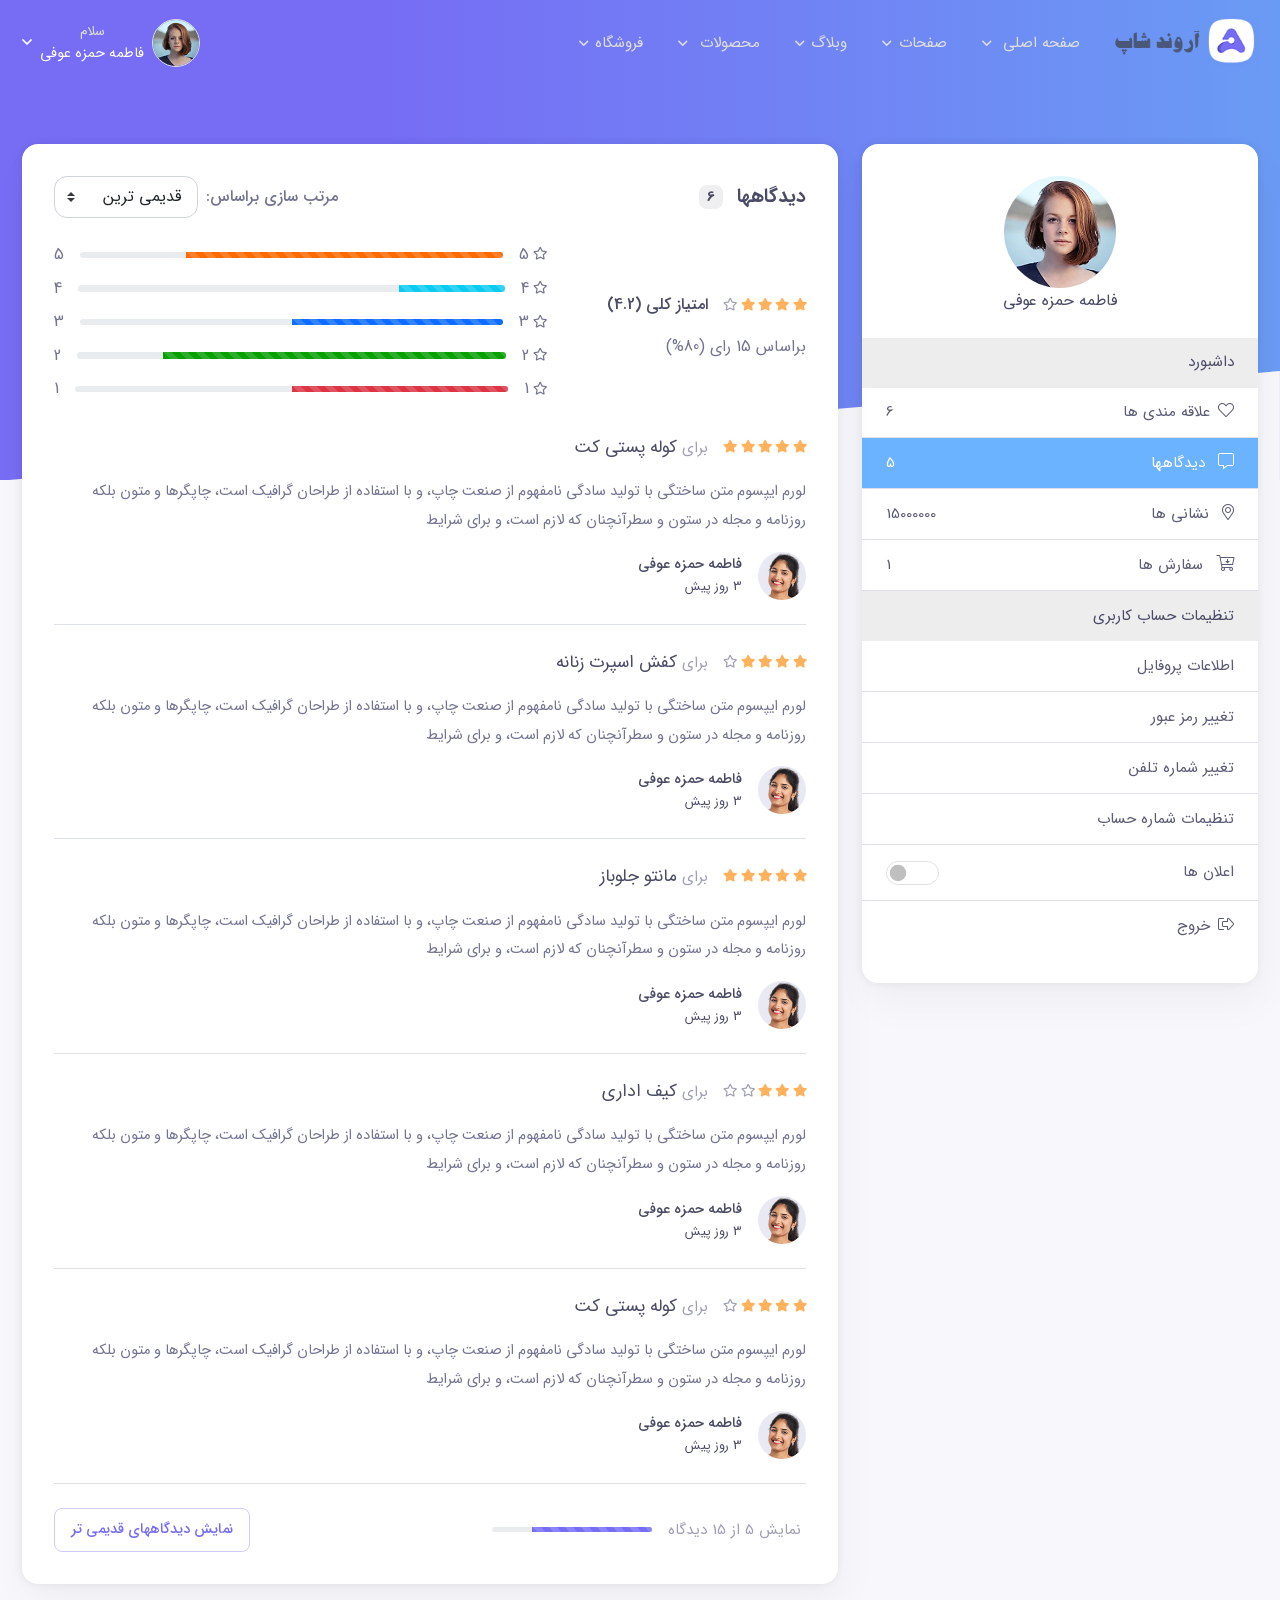
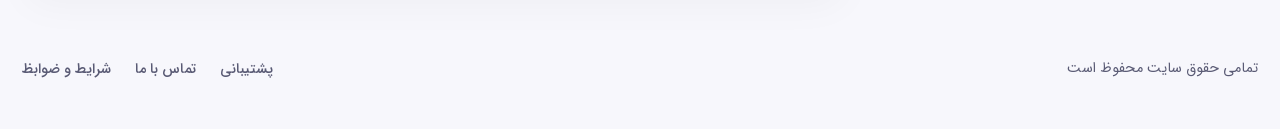
<file: assets/files/around/account-comment-tab.html>
<html lang="en">

<head>
    <meta charset="UTF-8">
    <meta name="viewport" content="width=device-width, initial-scale=1.0">
    <title>صفحه حساب کاربری</title>
    <link href="https://cdn.jsdelivr.net/npm/bootstrap@5.1.3/dist/css/bootstrap.min.css" rel="stylesheet"
        integrity="sha384-1BmE4kWBq78iYhFldvKuhfTAU6auU8tT94WrHftjDbrCEXSU1oBoqyl2QvZ6jIW3" crossorigin="anonymous">
   
    <link rel="stylesheet" href="css/all.min.css">
    <link rel="stylesheet" href="css/respansive.css">
    <link rel="stylesheet" href="style.css">
</head>

<body style="background-color:#f7f7fc;">
    <div class="bg-close">
    </div>
    <header class="header-paccount">
        <nav class="area_navbar area_navbar-nonShdow">
            <div class="container container_nav">
                <div
                    class="row d-flex justify-content-between align-items-center navbarr justify-content-md-between ">
                    <div class="col-4   d-block d-lg-none area-icon-bar">
                        <div class="icon_meni_bar icon_meni_bar-white">
                            <a class="d-block d-xl-none"><i class="fas fa-bars me-2"></i></a>
                        </div>
                        <div id="menu_mobile" class="menu_mobile ">
                            <div class="header_menu_mobile d-flex align-items-center">
                                <button type="button" class="btn-close close_menu_mobile" aria-label="Close"></button>
                                <img src="images/logosmal.png" />
                            </div>
                            <div class="area_menu_mobile menu-top-menu-container" id="accordian">
                                <ul class="menu-multi-level">
                                    <li class="menu-item-has-children"><a href="#">صفحه اصلی </a>
                                        <ul class="sub-menu">
                                            <li><a href="index.html">صفحه اصلی 1</a></li>
                                            <li><a href="index2.html">صفحه اصلی 2</a></li>
                                           <li><a href="index3.html">صفحه اصلی 3</a> </li>
                                        </ul>
                                    </li>
                                    <li class="menu-item-has-children"><a href="#">صفحات</a>
                                        <ul class="sub-menu">
                                            <li><a href="about.html">درباره ما</a></li>
                                            <li class="menu-item-has-children"><a href="#">تماس با ما</a>
                                                <ul class="sub-menu">
                                                    <li><a href="contact.html"> طرح 1</a></li>
                                                    <li><a href="contacts-v2.html">طرح 2</a>
                                                    </li>
                                                </ul>
                                            </li>
                                            <li><a href="account.html">حساب کاربری</a>
                                            </li>
                                            <li><a href="404.html">خطا 404</a></li>
                                        </ul>
                                    </li>
                                    <li class="menu-item-has-children"><a href="#">وبلاگ</a>
                                        <ul class="sub-menu">
                                            <li class="menu-item-has-children"><a href="#">ساختمانی
                                                </a>
                                                <ul class="sub-menu">
                                                    <li><a href="blog-masonry-four-columns.html">چهار ستون </a>
                                                    </li>
                                                    <li><a href="blog-masonry-left-sidebar.html">نوار کناری سمت چپ </a></li>
                                                    <li><a href="blog-masonry-right-sidebar.html">نوار کناری سمت راست </a>
                                                    </li>
                                                </ul>
                                            </li>
                                            <li class="menu-item-has-children"><a href="#">جزییات وبلاگ </a>
                                                <ul class="sub-menu">
                                                    <li><a href="blog-single-left-sidebar.html">پیش فرض</a></li>
                                                    <li><a href="blog-single-right-sidebar.html">نوار کناری سمت راست</a>
                                                    </li>
    
                                                    <li><a href="blog-single.html">جزییات وبلاگ بدون سایدبار</a>
                                                    </li>
                                                </ul>
                                            </li>
                                            <li class="menu-item-has-children"><a href="#">لیستی </a>
                                                <ul class="sub-menu">
                                                    <li><a href="blog-list-left-sidebar.html">نوار کناری سمت چپ</a></li>
                                                    <li><a href="blog-list-right-sidebar.html">نوار کناری سمت راست</a>
                                                    </li>
    
                                                    <li><a href="blog-list.html">لیستی بدون سایدبار</a>
                                                    </li>
                                                </ul>
                                            </li>
                                        </ul>
                                    </li>
    
                                    <li class="menu-item-has-children"><a href="#">محصولات</a>
                                        <ul class="sub-menu">
                                            <li class="mega-menu-col">
                                                <a class="title-megamenu-mobile" href="#">لوازم دیجیتالی</a>
                                                <ul>
                                                    <li><a href="#"> دوربین مدار بسته </a></li>
                                                    <li><a href="#">هدست</a></li>
                                                    <li><a href="#">تلویزیون hd</a></li>
                                                    <li><a href="#">موبایل</a></li>
                                                    <li><a href="#"> دوربین عکاسی</a></li>
                                                    <li><a href="#">وسایل جانبی موبایل</a></li>
                                                </ul>
                                            </li>
    
                                            <li class="mega-menu-col">
                                                <a class="title-megamenu-mobile" href="#">لباس و پوشاک</a>
                                                <ul>
                                                    <li><a href="#"> مانتو</a></li>
                                                    <li><a href="#">شلوار</a></li>
                                                    <li><a href="#">پیراهن</a></li>
                                                    <li><a href="#">شال و روسری</a></li>
                                                    <li><a href="#">پالتو</a></li>
                                                    <li><a href="#">کت و شلوار</a></li>
                                                </ul>
                                            </li>
    
                                            <li class="mega-menu-col">
                                                <a class="title-megamenu-mobile" href="#">کیف</a>
                                                <ul>
                                                    <li><a href="#">کیف زنانه</a></li>
                                                    <li><a href="#">کوله پشتی</a></li>
                                                    <li><a href="#">کیف اداری</a></li>
                                                    <li><a href="#">کیف جیبی</a></li>
                                                    <li><a href="#"> کیف رو دوشی</a></li>
                                                    <li><a href="#">کیف دستی</a></li>
                                                </ul>
                                            </li>
                                            <li class="mega-menu-col">
                                                <a class="title-megamenu-mobile" href="#">کفش</a>
                                                <ul>
                                                    <li><a href="#">کفش اسپرست</a></li>
                                                    <li><a href="#">کفش ورزشی</a></li>
                                                    <li><a href="#">کفش مجلسی</a></li>
                                                    <li><a href="#">کفش تخت</a></li>
                                                </ul>
                                            </li>
                                        </ul>
                                    </li>
    
    
                                    <li class="menu-item-has-children"><a href="#">فروشگاه</a>
                                        <ul class="sub-menu">
                                            <li class="mega-menu-col">
                                                <a class="title-megamenu-mobile" href="#">صفحات دیگر</a>
                                                <ul>
                                                    <li><a href="shop-product-detail-left-sidebar.html">جزییات محصول
                                                            سمت چپ</a></li>
                                                    <li><a href="shop-product-detail-right-sidebar.html">جزییات
                                                            محصول سمت راست</a></li>
                                                    <li><a href="cart.html"> سبد خرید</a></li>
                                                    <li><a href="checkout.html">بررسی</a></li>
                                                    <li><a href="wishlist.html">لیست مورد علاقه</a></li>
                                                </ul>
                                            </li>
                                            <li class="mega-menu-col">
                                                <a class="title-megamenu-mobile" href="#">طرح بندی صفحه خرید</a>
                                                <ul>
                                                    <li><a href="shop-ns.html">شبکه ای چهار ستون</a></li>
                                                    <li><a href="shop-left-sidebar.html">شبکه ای نوار کناری سمت
                                                            چپ</a></li>
                                                    <li><a href="shop-right-sidebar.html"> شبکه ای نوار کناری سمت
                                                            راست</a></li>
                                                </ul>
                                            </li>
                                        </ul>
                                    </li>
    
                                </ul>
    
                            </div>
                            <div class="footer_menu_mobile ">
                                <a href="#" class="btn btn-block btn_menu_mobile "><i class="fal fa-user ms-2"></i>
                                    ورود به سایت
                                </a>
                            </div>
                        </div>
                    </div>
                    <div class="col-4  col-md-3  col-lg-9 col_menu_top d-none d-lg-block">
                        <div class="arealogo float-end ps-3">
                            <a href="index.html" class="d-none d-lg-block"> <img src="images/logo.png" /></a>
                        </div>
                        <div class="top_menu top-menu-color-bright h-100 ">
                            <ul class="d-flex h-100 align-items-center">
                                <li><a href="#">صفحه اصلی <i class="fa fa-angle-down" aria-hidden="true"></i></a>
                                    <ul class="sub-menu">
                                        <li><a href="index.html">صفحه اصلی 1</a></li>
                                        <li><a href="index2.html">صفحه اصلی 2</a></li>
                                       <li><a href="index3.html">صفحه اصلی 3</a> </li>
                                    </ul>
                                </li>
                                <li><a href="#">صفحات<i class="fa fa-angle-down" aria-hidden="true"></i></a>
                                    <ul class="sub-menu">
                                        <li><a href="about.html">درباره ما</a></li>
                                        <li><a href="#">تماس با ما<i class="fal fa-angle-left"></i></a>
                                            <ul class="sub-menu">
                                                <li><a href="contact.html"> طرح 1</a></li>
                                                <li><a href="contacts-v2.html">طرح 2</a>
                                                </li>
                                            </ul>
                                        </li>
                                        <li><a href="account.html">حساب کاربری</a>
                                        </li>
                                        <li><a href="404.html">خطا 404</a></li>
                                    </ul>
                                </li>
                                <li><a href="#">وبلاگ<i class="fa fa-angle-down" aria-hidden="true"></i></a>
                                    <ul class="sub-menu">
                                        <li><a href="#">ساختمانی <i class="fal fa-angle-left"></i>
                                            </a>
                                            <ul class="sub-menu">
                                                <li><a href="blog-masonry-four-columns.html">چهار ستون </a>
                                                </li>
                                                <li><a href="blog-masonry-left-sidebar.html">نوار کناری سمت چپ </a>
                                                </li>
                                                <li><a href="blog-masonry-right-sidebar.html">نوار کناری سمت راست
                                                    </a>
                                                </li>
                                            </ul>
                                        </li>
                                        <li><a href="#">جزییات وبلاگ <i class="fal fa-angle-left"></i></a>
                                            <ul class="sub-menu">
                                                <li><a href="blog-single-left-sidebar.html">پیش فرض</a></li>
                                                <li><a href="blog-single-right-sidebar.html">نوار کناری سمت راست</a>
                                                </li>

                                                <li><a href="blog-single.html">جزییات وبلاگ بدون سایدبار</a>
                                                </li>
                                            </ul>
                                        </li>
                                        <li><a href="#">لیستی <i class="fal fa-angle-left"></i></a>
                                            <ul class="sub-menu">
                                                <li><a href="blog-list-left-sidebar.html">نوار کناری سمت چپ</a></li>
                                                <li><a href="blog-list-right-sidebar.html">نوار کناری سمت راست</a>
                                                </li>

                                                <li><a href="blog-list.html">لیستی بدون سایدبار</a>
                                                </li>
                                            </ul>
                                        </li>
                                    </ul>
                                </li>
                                <li class="container-mega-menu"><a href="#">محصولات
                                        <i class="fa fa-angle-down" aria-hidden="true"></i>
                                    </a>
                                    <div class="area-megamenu">
                                        <div class="row">
                                            <div class="col-12 d-flex mb-4">
                                                <div class="mega-menu-col col-3">
                                                    <a class="title_megamenu" href="#">لوازم دیجیتالی</a>
                                                    <ul>
                                                        <li><a href="#"> دوربین مدار بسته </a></li>
                                                        <li><a href="#">هدست</a></li>
                                                        <li><a href="#">تلویزیون hd</a></li>
                                                        <li><a href="#">موبایل</a></li>
                                                        <li><a href="#"> دوربین عکاسی</a></li>
                                                        <li><a href="#">وسایل جانبی موبایل</a></li>
                                                    </ul>
                                                </div>
                                                <div class="mega-menu-col col-3">
                                                    <a class="title_megamenu" href="#">لباس و پوشاک</a>
                                                    <ul>
                                                        <li><a href="#"> مانتو</a></li>
                                                        <li><a href="#">شلوار</a></li>
                                                        <li><a href="#">پیراهن</a></li>
                                                        <li><a href="#">شال و روسری</a></li>
                                                        <li><a href="#">پالتو</a></li>
                                                        <li><a href="#">کت و شلوار</a></li>
                                                    </ul>
                                                </div>
                                                <div class="mega-menu-col col-3">
                                                    <a class="title_megamenu" href="#">کیف</a>
                                                    <ul>
                                                        <li><a href="#">کیف زنانه</a></li>
                                                        <li><a href="#">کوله پشتی</a></li>
                                                        <li><a href="#">کیف اداری</a></li>
                                                        <li><a href="#">کیف جیبی</a></li>
                                                        <li><a href="#"> کیف رو دوشی</a></li>
                                                        <li><a href="#">کیف دستی</a></li>
                                                    </ul>
                                                </div>
                                                <div class="mega-menu-col col-3 ">
                                                    <a class="title_megamenu" href="#">کفش</a>
                                                    <ul>
                                                        <li><a href="#">کفش اسپرست</a></li>
                                                        <li><a href="#">کفش ورزشی</a></li>
                                                        <li><a href="#">کفش مجلسی</a></li>
                                                        <li><a href="#">کفش تخت</a></li>
                                                    </ul>
                                                </div>
                                            </div>

                                            <div class="mega-menu-col col-4">
                                                <div class="baner-megamenu">
                                                    <a href="shop-left-sidebar.html"> <img class="img-fluid"
                                                            src="images/img203.jpg" alt="تصویر مگامنو">
                                                    </a>

                                                </div>
                                            </div>
                                            <div class="mega-menu-col col-4">
                                                <div class="baner-megamenu">
                                                    <a href="shop-left-sidebar.html"> <img class="img-fluid"
                                                            src="images/img202.jpg" alt="تصویر مگامنو">
                                                    </a>

                                                </div>
                                            </div>

                                            <div class="mega-menu-col col-4">
                                                <div class="baner-megamenu">
                                                    <a href="shop-left-sidebar.html"> <img class="img-fluid"
                                                            src="images/img204.jpg" alt="تصویر مگامنو">
                                                    </a>

                                                </div>
                                            </div>
                                        </div>
                                    </div>
                                </li>

                                <li class="container-mega-menu"><a href="#">فروشگاه<i class="fa fa-angle-down"
                                            aria-hidden="true"></i></a>
                                    <div class="area-megamenu pb-5">
                                        <div class="row">
                                            <div class="mega-menu-col col-4">
                                                <a class="title_megamenu" href="#">صفحات دیگر</a>
                                                <ul>
                                                    <li><a href="shop-product-detail-left-sidebar.html">جزییات محصول
                                                            سمت چپ</a></li>
                                                    <li><a href="shop-product-detail-right-sidebar.html">جزییات
                                                            محصول سمت راست</a></li>
                                                    <li><a href="wishlist.html">لیست مورد علاقه</a></li>
                                                    <li><a href="cart.html"> سبد خرید</a></li>
                                                    <li><a href="checkout.html">بررسی</a></li>
                                                </ul>
                                            </div>
                                            <div class="mega-menu-col col-4">
                                                <a class="title_megamenu" href="#">طرح بندی صفحه خرید</a>
                                                <ul>
                                                    <li><a href="shop-ns.html">شبکه ای چهار ستون</a></li>
                                                    <li><a href="shop-left-sidebar.html">شبکه ای نوار کناری سمت
                                                            چپ</a></li>
                                                    <li><a href="shop-right-sidebar.html"> شبکه ای نوار کناری سمت
                                                            راست</a></li>
                                                </ul>
                                            </div>
                                            <div class="mega-menu-col col-4">
                                                <div class="baner-megamenu">
                                                    <img class="img-fluid" src="images/img201.jpg" alt="تصویر مگامنو">

                                                    <div class="baner-megamenu-info">
                                                        <h3 class="baner-megamenu-title">مجموعه جدید</h3>
                                                        <h4 class="baner-megamenu-title">٪50 تخفیف</h4>
                                                        <a href="shop-left-sidebar.html" class="btn-5">اکنون خرید
                                                            کنید</a>
                                                    </div>
                                                </div>
                                            </div>
                                        </div>
                                    </div>
                                </li>
                            </ul>
                        </div>
                    </div>
                    <div class="col-4  col-lg-3 d-flex justify-content-end ">
                        <div class="navbar-tool-account d-flex align-items-center">
                            <a href="#">
                                <img src="images/img10.jpg" alt="">
                            </a>
                            <a href="#" class="link-name-user-account d-flex align-items-center">
                                <div class="name-user-account d-flex flex-column align-items-center  mx-2">
                                    <span>سلام</span>
                                    فاطمه حمزه عوفی
                                </div>
                            </a>
                            <ul class="dropdown-user-account nav nav-pills">
                                <li> <a href="account.html" class="nav-link active" id="favorits-tab"><i
                                            class="fal fa-heart ms-2"></i>علاقه مندی ها <span
                                            class="dropdown-user-account-meta">6</span> </a>
                                </li>
                                <li> <a href="account-comment-tab.html" class="nav-link" id="comment-tab"><i
                                            class="fal fa-comment-alt ms-2"></i>دیدگاهها <span
                                            class="dropdown-user-account-meta">5</span> </a>
                                </li>
                                <li> <a href="account-contact-tab.html" class="nav-link" id="contact-tab"><i
                                            class="fal fa-map-marker-alt ms-2"></i>نشانی ها <span
                                            class="dropdown-user-account-meta">15000000</span> </a>
                                </li>
                                <li> <a href="account-orders-tab.html" class="nav-link" id="orders-tab"><i
                                            class="fal fa-cart-arrow-down ms-2"></i>سفارش ها <span
                                            class="dropdown-user-account-meta">1</span> </a>
                                </li>


                                <li> <a href="account-infoprofile-tab.html" class="nav-link" id="infoprofile-tab"><i
                                            class="fal fa-user ms-2"></i>اطلاعات پروفایل </a>
                                </li>


                                <li> <a href="account-changePassword-tab.html" class="nav-link"
                                        id="changePassword-tab"><i class="fal fa-lock-alt ms-2"></i>تغییر رمز عبور </a>
                                </li>

                                <li> <a href="account-changTel-tab.html" class="nav-link" id="changTel-tab"><i
                                            class="fal fa-phone-alt ms-2"></i>تغییر شماره تلفن </a>
                                </li>

                                <li> <a href="account-setting-numberaccount-tab.html" class="nav-link"
                                        id="setting-numberaccount-tab"><i
                                            class="fal fa-credit-card-front ms-2"></i>تنطیمات شماره حساب </a>
                                </li>

                                <li> <a href="account-notification-tab.html" class="nav-link" id="notification-tab"><i
                                            class="fal fa-envelope-open-text ms-2"></i>اعلان ها </a>
                                </li>


                                <li> <a href="index.html"><i class="fal fa-sign-out-alt  ms-2"></i>خروج </a>
                                </li>
                            </ul>
                        </div>
                    </div>
                </div>
            </div>
        </nav>
        <nav class="area_navbar  area_navbar_sticky">
            <div class="container container_nav">
                <div
                    class="row d-flex justify-content-between align-items-center navbarr justify-content-md-between">
                    <div class="col-4   d-block d-lg-none area-icon-bar">
                        <div class="icon_meni_bar">
                            <a class="d-block d-xl-none"><i class="fas fa-bars me-2"></i></a>
                        </div>
                        <div id="menu_mobile" class="menu_mobile ">
                            <div class="header_menu_mobile d-flex align-items-center">
                                <button type="button" class="btn-close close_menu_mobile" aria-label="Close"></button>
                                <img src="images/logosmal.png" />
                            </div>
                            <div class="area_menu_mobile menu-top-menu-container" id="accordian">
                                <ul class="menu-multi-level">
                                    <li class="menu-item-has-children"><a href="#">صفحه اصلی </a>
                                        <ul class="sub-menu">
                                            <li><a href="index.html">صفحه اصلی 1</a></li>
                                            <li><a href="index2.html">صفحه اصلی 2</a></li>
                                           <li><a href="index3.html">صفحه اصلی 3</a> </li>
                                        </ul>
                                    </li>
                                    <li class="menu-item-has-children"><a href="#">صفحات</a>
                                        <ul class="sub-menu">
                                            <li><a href="about.html">درباره ما</a></li>
                                            <li class="menu-item-has-children"><a href="#">تماس با ما</a>
                                                <ul class="sub-menu">
                                                    <li><a href="contact.html"> طرح 1</a></li>
                                                    <li><a href="contacts-v2.html">طرح 2</a>
                                                    </li>
                                                </ul>
                                            </li>
                                            <li><a href="account.html">حساب کاربری</a>
                                            </li>
                                            <li><a href="404.html">خطا 404</a></li>
                                        </ul>
                                    </li>
                                    <li class="menu-item-has-children"><a href="#">وبلاگ</a>
                                        <ul class="sub-menu">
                                            <li class="menu-item-has-children"><a href="#">ساختمانی
                                                </a>
                                                <ul class="sub-menu">
                                                    <li><a href="blog-masonry-four-columns.html">چهار ستون </a>
                                                    </li>
                                                    <li><a href="blog-masonry-left-sidebar.html">نوار کناری سمت چپ </a></li>
                                                    <li><a href="blog-masonry-right-sidebar.html">نوار کناری سمت راست </a>
                                                    </li>
                                                </ul>
                                            </li>
                                            <li class="menu-item-has-children"><a href="#">جزییات وبلاگ </a>
                                                <ul class="sub-menu">
                                                    <li><a href="blog-single-left-sidebar.html">پیش فرض</a></li>
                                                    <li><a href="blog-single-right-sidebar.html">نوار کناری سمت راست</a>
                                                    </li>
    
                                                    <li><a href="blog-single.html">جزییات وبلاگ بدون سایدبار</a>
                                                    </li>
                                                </ul>
                                            </li>
                                            <li class="menu-item-has-children"><a href="#">لیستی </a>
                                                <ul class="sub-menu">
                                                    <li><a href="blog-list-left-sidebar.html">نوار کناری سمت چپ</a></li>
                                                    <li><a href="blog-list-right-sidebar.html">نوار کناری سمت راست</a>
                                                    </li>
    
                                                    <li><a href="blog-list.html">لیستی بدون سایدبار</a>
                                                    </li>
                                                </ul>
                                            </li>
                                        </ul>
                                    </li>
    
                                    <li class="menu-item-has-children"><a href="#">محصولات</a>
                                        <ul class="sub-menu">
                                            <li class="mega-menu-col">
                                                <a class="title-megamenu-mobile" href="#">لوازم دیجیتالی</a>
                                                <ul>
                                                    <li><a href="#"> دوربین مدار بسته </a></li>
                                                    <li><a href="#">هدست</a></li>
                                                    <li><a href="#">تلویزیون hd</a></li>
                                                    <li><a href="#">موبایل</a></li>
                                                    <li><a href="#"> دوربین عکاسی</a></li>
                                                    <li><a href="#">وسایل جانبی موبایل</a></li>
                                                </ul>
                                            </li>
    
                                            <li class="mega-menu-col">
                                                <a class="title-megamenu-mobile" href="#">لباس و پوشاک</a>
                                                <ul>
                                                    <li><a href="#"> مانتو</a></li>
                                                    <li><a href="#">شلوار</a></li>
                                                    <li><a href="#">پیراهن</a></li>
                                                    <li><a href="#">شال و روسری</a></li>
                                                    <li><a href="#">پالتو</a></li>
                                                    <li><a href="#">کت و شلوار</a></li>
                                                </ul>
                                            </li>
    
                                            <li class="mega-menu-col">
                                                <a class="title-megamenu-mobile" href="#">کیف</a>
                                                <ul>
                                                    <li><a href="#">کیف زنانه</a></li>
                                                    <li><a href="#">کوله پشتی</a></li>
                                                    <li><a href="#">کیف اداری</a></li>
                                                    <li><a href="#">کیف جیبی</a></li>
                                                    <li><a href="#"> کیف رو دوشی</a></li>
                                                    <li><a href="#">کیف دستی</a></li>
                                                </ul>
                                            </li>
                                            <li class="mega-menu-col">
                                                <a class="title-megamenu-mobile" href="#">کفش</a>
                                                <ul>
                                                    <li><a href="#">کفش اسپرست</a></li>
                                                    <li><a href="#">کفش ورزشی</a></li>
                                                    <li><a href="#">کفش مجلسی</a></li>
                                                    <li><a href="#">کفش تخت</a></li>
                                                </ul>
                                            </li>
                                        </ul>
                                    </li>
    
    
                                    <li class="menu-item-has-children"><a href="#">فروشگاه</a>
                                        <ul class="sub-menu">
                                            <li class="mega-menu-col">
                                                <a class="title-megamenu-mobile" href="#">صفحات دیگر</a>
                                                <ul>
                                                    <li><a href="shop-product-detail-left-sidebar.html">جزییات محصول
                                                            سمت چپ</a></li>
                                                    <li><a href="shop-product-detail-right-sidebar.html">جزییات
                                                            محصول سمت راست</a></li>
                                                    <li><a href="cart.html"> سبد خرید</a></li>
                                                    <li><a href="checkout.html">بررسی</a></li>
                                                    <li><a href="wishlist.html">لیست مورد علاقه</a></li>
                                                </ul>
                                            </li>
                                            <li class="mega-menu-col">
                                                <a class="title-megamenu-mobile" href="#">طرح بندی صفحه خرید</a>
                                                <ul>
                                                    <li><a href="shop-ns.html">شبکه ای چهار ستون</a></li>
                                                    <li><a href="shop-left-sidebar.html">شبکه ای نوار کناری سمت
                                                            چپ</a></li>
                                                    <li><a href="shop-right-sidebar.html"> شبکه ای نوار کناری سمت
                                                            راست</a></li>
                                                </ul>
                                            </li>
                                        </ul>
                                    </li>
    
                                </ul>
    
                            </div>
                            <div class="footer_menu_mobile ">
                                <a href="#" class="btn btn-block btn_menu_mobile "><i class="fal fa-user ms-2"></i>
                                    ورود به سایت
                                </a>
                            </div>
                        </div>
                    </div>
                    <div class="col-4  col-md-3  col-lg-9 col_menu_top d-none d-lg-block">
                        <div class="arealogo float-end ps-3">
                            <a href="index.html" class="d-none d-lg-block"> <img src="images/logo.png" /></a>
                        </div>
                        <div class="top_menu top-menu-color-bright h-100 ">
                            <ul class="d-flex h-100 align-items-center">
                                <li><a href="#">صفحه اصلی <i class="fa fa-angle-down" aria-hidden="true"></i></a>
                                    <ul class="sub-menu">
                                        <li><a href="index.html">صفحه اصلی 1</a></li>
                                        <li><a href="index2.html">صفحه اصلی 2</a></li>
                                       <li><a href="index3.html">صفحه اصلی 3</a> </li>
                                    </ul>
                                </li>
                                <li><a href="#">صفحات<i class="fa fa-angle-down" aria-hidden="true"></i></a>
                                    <ul class="sub-menu">
                                        <li><a href="about.html">درباره ما</a></li>
                                        <li><a href="#">تماس با ما<i class="fal fa-angle-left"></i></a>
                                            <ul class="sub-menu">
                                                <li><a href="contact.html"> طرح 1</a></li>
                                                <li><a href="contacts-v2.html">طرح 2</a>
                                                </li>
                                            </ul>
                                        </li>
                                        <li><a href="account.html">حساب کاربری</a>
                                        </li>
                                        <li><a href="404.html">خطا 404</a></li>
                                    </ul>
                                </li>
                                <li><a href="#">وبلاگ<i class="fa fa-angle-down" aria-hidden="true"></i></a>
                                    <ul class="sub-menu">
                                        <li><a href="#">ساختمانی <i class="fal fa-angle-left"></i>
                                            </a>
                                            <ul class="sub-menu">
                                                <li><a href="blog-masonry-four-columns.html">چهار ستون </a>
                                                </li>
                                                <li><a href="blog-masonry-left-sidebar.html">نوار کناری سمت چپ </a>
                                                </li>
                                                <li><a href="blog-masonry-right-sidebar.html">نوار کناری سمت راست
                                                    </a>
                                                </li>
                                            </ul>
                                        </li>
                                        <li><a href="#">جزییات وبلاگ <i class="fal fa-angle-left"></i></a>
                                            <ul class="sub-menu">
                                                <li><a href="blog-single-left-sidebar.html">پیش فرض</a></li>
                                                <li><a href="blog-single-right-sidebar.html">نوار کناری سمت راست</a>
                                                </li>

                                                <li><a href="blog-single.html">جزییات وبلاگ بدون سایدبار</a>
                                                </li>
                                            </ul>
                                        </li>
                                        <li><a href="#">لیستی <i class="fal fa-angle-left"></i></a>
                                            <ul class="sub-menu">
                                                <li><a href="blog-list-left-sidebar.html">نوار کناری سمت چپ</a></li>
                                                <li><a href="blog-list-right-sidebar.html">نوار کناری سمت راست</a>
                                                </li>

                                                <li><a href="blog-list.html">لیستی بدون سایدبار</a>
                                                </li>
                                            </ul>
                                        </li>
                                    </ul>
                                </li>
                                <li class="container-mega-menu"><a href="#">محصولات
                                        <i class="fa fa-angle-down" aria-hidden="true"></i>
                                    </a>
                                    <div class="area-megamenu">
                                        <div class="row">
                                            <div class="col-12 d-flex mb-4">
                                                <div class="mega-menu-col col-3">
                                                    <a class="title_megamenu" href="#">لوازم دیجیتالی</a>
                                                    <ul>
                                                        <li><a href="#"> دوربین مدار بسته </a></li>
                                                        <li><a href="#">هدست</a></li>
                                                        <li><a href="#">تلویزیون hd</a></li>
                                                        <li><a href="#">موبایل</a></li>
                                                        <li><a href="#"> دوربین عکاسی</a></li>
                                                        <li><a href="#">وسایل جانبی موبایل</a></li>
                                                    </ul>
                                                </div>
                                                <div class="mega-menu-col col-3">
                                                    <a class="title_megamenu" href="#">لباس و پوشاک</a>
                                                    <ul>
                                                        <li><a href="#"> مانتو</a></li>
                                                        <li><a href="#">شلوار</a></li>
                                                        <li><a href="#">پیراهن</a></li>
                                                        <li><a href="#">شال و روسری</a></li>
                                                        <li><a href="#">پالتو</a></li>
                                                        <li><a href="#">کت و شلوار</a></li>
                                                    </ul>
                                                </div>
                                                <div class="mega-menu-col col-3">
                                                    <a class="title_megamenu" href="#">کیف</a>
                                                    <ul>
                                                        <li><a href="#">کیف زنانه</a></li>
                                                        <li><a href="#">کوله پشتی</a></li>
                                                        <li><a href="#">کیف اداری</a></li>
                                                        <li><a href="#">کیف جیبی</a></li>
                                                        <li><a href="#"> کیف رو دوشی</a></li>
                                                        <li><a href="#">کیف دستی</a></li>
                                                    </ul>
                                                </div>
                                                <div class="mega-menu-col col-3 ">
                                                    <a class="title_megamenu" href="#">کفش</a>
                                                    <ul>
                                                        <li><a href="#">کفش اسپرست</a></li>
                                                        <li><a href="#">کفش ورزشی</a></li>
                                                        <li><a href="#">کفش مجلسی</a></li>
                                                        <li><a href="#">کفش تخت</a></li>
                                                    </ul>
                                                </div>
                                            </div>

                                            <div class="mega-menu-col col-4">
                                                <div class="baner-megamenu">
                                                    <a href="shop-left-sidebar.html"> <img class="img-fluid"
                                                            src="images/img203.jpg" alt="تصویر مگامنو">
                                                    </a>

                                                </div>
                                            </div>
                                            <div class="mega-menu-col col-4">
                                                <div class="baner-megamenu">
                                                    <a href="shop-left-sidebar.html"> <img class="img-fluid"
                                                            src="images/img202.jpg" alt="تصویر مگامنو">
                                                    </a>

                                                </div>
                                            </div>

                                            <div class="mega-menu-col col-4">
                                                <div class="baner-megamenu">
                                                    <a href="shop-left-sidebar.html"> <img class="img-fluid"
                                                            src="images/img204.jpg" alt="تصویر مگامنو">
                                                    </a>

                                                </div>
                                            </div>
                                        </div>
                                    </div>
                                </li>

                                <li class="container-mega-menu"><a href="#">فروشگاه<i class="fa fa-angle-down"
                                            aria-hidden="true"></i></a>
                                    <div class="area-megamenu pb-5">
                                        <div class="row">
                                            <div class="mega-menu-col col-4">
                                                <a class="title_megamenu" href="#">صفحات دیگر</a>
                                                <ul>
                                                    <li><a href="shop-product-detail-left-sidebar.html">جزییات محصول
                                                            سمت چپ</a></li>
                                                    <li><a href="shop-product-detail-right-sidebar.html">جزییات
                                                            محصول سمت راست</a></li>
                                                    <li><a href="wishlist.html">لیست مورد علاقه</a></li>
                                                    <li><a href="cart.html"> سبد خرید</a></li>
                                                    <li><a href="checkout.html">بررسی</a></li>
                                                </ul>
                                            </div>
                                            <div class="mega-menu-col col-4">
                                                <a class="title_megamenu" href="#">طرح بندی صفحه خرید</a>
                                                <ul>
                                                    <li><a href="shop-ns.html">شبکه ای چهار ستون</a></li>
                                                    <li><a href="shop-left-sidebar.html">شبکه ای نوار کناری سمت
                                                            چپ</a></li>
                                                    <li><a href="shop-right-sidebar.html"> شبکه ای نوار کناری سمت
                                                            راست</a></li>
                                                </ul>
                                            </div>
                                            <div class="mega-menu-col col-4">
                                                <div class="baner-megamenu">
                                                    <img class="img-fluid" src="images/img201.jpg" alt="تصویر مگامنو">

                                                    <div class="baner-megamenu-info">
                                                        <h3 class="baner-megamenu-title">مجموعه جدید</h3>
                                                        <h4 class="baner-megamenu-title">٪50 تخفیف</h4>
                                                        <a href="shop-left-sidebar.html" class="btn-5">اکنون خرید
                                                            کنید</a>
                                                    </div>
                                                </div>
                                            </div>
                                        </div>
                                    </div>
                                </li>
                            </ul>
                        </div>
                    </div>
                    <div class="col-4  col-lg-3 d-flex justify-content-end ">
                        <div class="navbar-tool-account d-flex align-items-center">
                            <a href="#">
                                <img src="images/img10.jpg" alt="">
                            </a>
                            <a href="#" class="link-name-user-account d-flex align-items-center">
                                <div class="name-user-account d-flex flex-column align-items-center  mx-2">
                                    <span>سلام</span>
                                    فاطمه حمزه عوفی
                                </div>
                            </a>
                            <ul class="dropdown-user-account nav nav-pills">
                                <li> <a href="account.html" class="nav-link active" id="favorits-tab"><i
                                            class="fal fa-heart ms-2"></i>علاقه مندی ها <span
                                            class="dropdown-user-account-meta">6</span> </a>
                                </li>
                                <li> <a href="account-comment-tab.html" class="nav-link" id="comment-tab"><i
                                            class="fal fa-comment-alt ms-2"></i>دیدگاهها <span
                                            class="dropdown-user-account-meta">5</span> </a>
                                </li>
                                <li> <a href="account-contact-tab.html" class="nav-link" id="contact-tab"><i
                                            class="fal fa-map-marker-alt ms-2"></i>نشانی ها <span
                                            class="dropdown-user-account-meta">15000000</span> </a>
                                </li>
                                <li> <a href="account-orders-tab.html" class="nav-link" id="orders-tab"><i
                                            class="fal fa-cart-arrow-down ms-2"></i>سفارش ها <span
                                            class="dropdown-user-account-meta">1</span> </a>
                                </li>


                                <li> <a href="account-infoprofile-tab.html" class="nav-link" id="infoprofile-tab"><i
                                            class="fal fa-user ms-2"></i>اطلاعات پروفایل </a>
                                </li>


                                <li> <a href="account-changePassword-tab.html" class="nav-link"
                                        id="changePassword-tab"><i class="fal fa-lock-alt ms-2"></i>تغییر رمز عبور </a>
                                </li>

                                <li> <a href="account-changTel-tab.html" class="nav-link" id="changTel-tab"><i
                                            class="fal fa-phone-alt ms-2"></i>تغییر شماره تلفن </a>
                                </li>

                                <li> <a href="account-setting-numberaccount-tab.html" class="nav-link"
                                        id="setting-numberaccount-tab"><i
                                            class="fal fa-credit-card-front ms-2"></i>تنطیمات شماره حساب </a>
                                </li>

                                <li> <a href="account-notification-tab.html" class="nav-link" id="notification-tab"><i
                                            class="fal fa-envelope-open-text ms-2"></i>اعلان ها </a>
                                </li>


                                <li> <a href="index.html"><i class="fal fa-sign-out-alt  ms-2"></i>خروج </a>
                                </li>
                            </ul>
                        </div>
                    </div>
                </div>
            </div>
        </nav>
    </header>
    <div class="content">
        <section>
            <div class="bg-gradiant-account">
                <div class="area-shape-bottom">
                    <svg xmlns="http://www.w3.org/2000/svg" viewBox="0 0 3000 260">
                        <polygon fill="currentColor" points="0,257 0,260 3000,260 3000,0"></polygon>
                    </svg>
                </div>
            </div>
        </section>
        <section class="mb-5 area-content-paccount">
            <div class="container">
                <div class="row">
                    <div class="col-12 col-lg-4 mb-4 mb-lg-0">
                        <div class="sidebar-account ">
                            <div class="avatar-user d-flex flex-column justify-content-center align-items-center mb-4">
                                <img class="img-avatar-user" src="images/img11.jpg">
                                <div class="name-avatar-user">
                                    <h4>فاطمه حمزه عوفی</h4>
                                </div>
                            </div>
                            <div class="account-menu d-none d-lg-block">
                                <div class="nav flex-column nav-pills nav-pills-account-menu" id="v-pills-tab"
                                    role="tablist" aria-orientation="vertical">
                                    <button class="nav-link border-bottom-none ">
                                        <h3>داشبورد</h3>
                                    </button>
                                    <button class="nav-link " id="favorits-tab" data-bs-toggle="pill"
                                        data-bs-target="#content1" type="button" role="tab" aria-controls="content1"
                                        aria-selected="false">
                                        <i class="fal fa-heart ms-2"></i>علاقه مندی ها <span
                                            class="dropdown-user-account-meta">6</span>
                                    </button>
                                    <button class="nav-link  active" id="comment-tab" data-bs-toggle="pill"
                                        data-bs-target="#content2" type="button" role="tab" aria-controls="content2"
                                        aria-selected="false">
                                        <i class="fal fa-comment-alt ms-2"></i>
                                        دیدگاهها
                                        <span class="dropdown-user-account-meta">5</span>
                                    </button>
                                    <button class="nav-link" id="contact-tab" data-bs-toggle="pill"
                                        data-bs-target="#content3" type="button" role="tab" aria-controls="content9"
                                        aria-selected="false">

                                        <i class="fal fa-map-marker-alt  ms-2"></i>
                                        نشانی ها
                                        <span class="dropdown-user-account-meta">15000000</span>
                                    </button>
                                    <button class="nav-link " id="orders-tab" data-bs-toggle="pill"
                                        data-bs-target="#content4" type="button" role="tab" aria-controls="content4"
                                        aria-selected="true">
                                        <i class="fal fa-cart-arrow-down  ms-2"></i>
                                        سفارش ها
                                        <span class="dropdown-user-account-meta">1</span> </a></li>
                                    </button>
                                    <button class="nav-link border-bottom-none">
                                        <h3>تنظیمات حساب کاربری</h3>
                                    </button>
                                    <button class="nav-link" id="infoprofile-tab" data-bs-toggle="pill"
                                        data-bs-target="#content5" type="button" role="tab" aria-controls="content5"
                                        aria-selected="false">
                                        اطلاعات پروفایل
                                    </button>
                                    <button class="nav-link" id="changePassword-tab" data-bs-toggle="pill"
                                        data-bs-target="#content6" type="button" role="tab" aria-controls="content6"
                                        aria-selected="false">
                                        تغییر
                                        رمز عبور
                                    </button>
                                    <button class="nav-link" id="changTel-tab" data-bs-toggle="pill"
                                        data-bs-target="#content7" type="button" role="tab" aria-controls="content7"
                                        aria-selected="false">
                                        تغییر
                                        شماره تلفن
                                    </button>
                                    <button class="nav-link" id="setting-numberaccount-tab" data-bs-toggle="pill"
                                        data-bs-target="#content8" type="button" role="tab" aria-controls="content8"
                                        aria-selected="false">
                                        تنظیمات شماره حساب
                                    </button>

                                    <button class="nav-link d-flex align-items-center justify-content-between"
                                        id="notification-tab" data-bs-toggle="pill" data-bs-target="#content9"
                                        type="button" role="tab" aria-controls="content9" aria-selected="false">
                                        اعلان ها
                                        <div class="form-check form-switch">
                                            <input class="form-check-input" type="checkbox" role="switch"
                                                id="flexSwitchCheckDefault">
                                        </div>
                                    </button>
                                    <button class="nav-link" id="logout" type="button">
                                        <i class="fal fa-sign-out-alt  ms-2"></i>خروج
                                    </button>
                                </div>
                            </div>
                            <div class="area-account-menu-collapse d-block d-lg-none">
                                <div class="area-btn-collapse-accountMenu  mb-4">
                                            <a class="btn btn-5" data-bs-toggle="collapse" href="#area-account-menu" role="button" aria-expanded="false" aria-controls="area-account-menu">
                                                منو اکانت
                                                <i class="fas fa-bars me-2"></i>
                                            </a>
                                </div>
                                <div class="collapse account-menu" id="area-account-menu">
                                    <div class="nav flex-column nav-pills nav-pills-account-menu" id="v-pills-tab"
                                    role="tablist" aria-orientation="vertical">
                                    <button class="nav-link border-bottom-none ">
                                        <h3>داشبورد</h3>
                                    </button>
                                    <button class="nav-link" id="favorits-tab" data-bs-toggle="pill"
                                        data-bs-target="#content1" type="button" role="tab" aria-controls="content1"
                                        aria-selected="false">
                                        <i class="fal fa-heart ms-2"></i>علاقه مندی ها <span
                                            class="dropdown-user-account-meta">6</span>
                                    </button>
                                    <button class="nav-link  active" id="comment-tab" data-bs-toggle="pill"
                                        data-bs-target="#content2" type="button" role="tab" aria-controls="content2"
                                        aria-selected="false">
                                        <i class="fal fa-comment-alt ms-2"></i>
                                        دیدگاهها
                                        <span class="dropdown-user-account-meta">5</span>
                                    </button>
                                    <button class="nav-link " id="contact-tab" data-bs-toggle="pill"
                                        data-bs-target="#content3" type="button" role="tab" aria-controls="content9"
                                        aria-selected="false">
                                        <i class="fal fa-map-marker-alt  ms-2"></i>
                                        نشانی ها
                                        <span class="dropdown-user-account-meta">15000000</span>
                                    </button>
                                    <button class="nav-link " id="orders-tab" data-bs-toggle="pill"
                                        data-bs-target="#content4" type="button" role="tab" aria-controls="content4"
                                        aria-selected="true">
                                        <i class="fal fa-cart-arrow-down  ms-2"></i>
                                        سفارش ها
                                        <span class="dropdown-user-account-meta">1</span> </a></li>
                                    </button>
                                    <button class="nav-link border-bottom-none">
                                        <h3>تنظیمات حساب کاربری</h3>
                                    </button>
                                    <button class="nav-link" id="infoprofile-tab" data-bs-toggle="pill"
                                        data-bs-target="#content5" type="button" role="tab" aria-controls="content5"
                                        aria-selected="false">
                                        اطلاعات پروفایل
                                    </button>
                                    <button class="nav-link" id="changePassword-tab" data-bs-toggle="pill"
                                        data-bs-target="#content6" type="button" role="tab" aria-controls="content6"
                                        aria-selected="false">
                                    تغییر
                                        رمز عبور
                                    </button>
                                    <button class="nav-link" id="changTel-tab" data-bs-toggle="pill"
                                        data-bs-target="#content7" type="button" role="tab" aria-controls="content7"
                                        aria-selected="false">
                                        تغییر
                                        شماره تلفن
                                    </button>
                                    <button class="nav-link" id="setting-numberaccount-tab" data-bs-toggle="pill"
                                        data-bs-target="#content8" type="button" role="tab" aria-controls="content8"
                                        aria-selected="false">
                                        تنظیمات شماره حساب
                                    </button>
                                    <button class="nav-link d-flex align-items-center justify-content-between"
                                        id="notification-tab" data-bs-toggle="pill" data-bs-target="#content9"
                                        type="button" role="tab" aria-controls="content9" aria-selected="false">
                                        اعلان ها
                                        <div class="form-check form-switch">
                                            <input class="form-check-input" type="checkbox" role="switch"
                                                id="flexSwitchCheckDefault">
                                        </div>
                                    </button>
                                    <button class="nav-link" id="logout" type="button">
                                        <i class="fal fa-sign-out-alt  ms-2"></i>خروج
                                    </button>
                                   </div>
                                </div>
                            </div>
                        </div>
                    </div>
                    <div class="col-12 col-lg-8">
                        <div class="tab-content tab-content-account-user" id="myTabContent">
                            <div class="tab-pane fade" id="content1" role="tabpanel"
                                aria-labelledby="favorits-tab">
                                <div
                                    class="header-tab-content-account d-flex justify-content-between align-items-center mb-4">
                                    <h1 class="title-tabcontent-account ms-2">
                                        علاقه مندی ها
                                        <span class="count-content-tab me-2">6</span>
                                    </h1>
                                    <form>
                                        <button class="btn btn-remove-favorites" type="button"><i
                                                class="fas fa-trash-alt ms-2"></i>حذف همه</button>
                                    </form>
                                </div>
                                <div class="row">
                                    <div
                                        class="col-12   col-sm-6 col-md-4 col-lg-6 col-xl-4 mb_col_productNew d-flex justify-content-center">
                                        <div class="product_cart product_cart-account">
                                            <a class="card-floating-icon" href="#"> <i class="fas fa-trash-alt"></i></a>
                                            <a href="#" class="card_product_img"><img src="images/shoes541.jpg"
                                                    class="img-fluid"></a>
                                            <div class="body_card_product text-right">
                                                <a href="#">
                                                    <h3>کفش اسپرت </h3>
                                                </a>
                                                <div class="price_card_product"> <del
                                                        class="ms-1">350000تومان</del><span>
                                                        120000
                                                        تومان</span></div>
                                            </div>
                                            <div
                                                class="card_footer_product d-flex justify-content-between align-items-center">
                                                <div class="star_rating">
                                                    <span class="star-icon star-icon-active"><i
                                                            class="far fa-star"></i></span>
                                                    <span class="star-icon star-icon-active"><i
                                                            class="far fa-star"></i></span>
                                                    <span class="star-icon star-icon-active"><i
                                                            class="far fa-star"></i></span>
                                                    <span class="star-icon "><i class="far fa-star"></i></span>
                                                    <span class="star-icon"><i class="far fa-star"></i></span>
                                                </div>
                                                <div class="area_icon_cardFooter d-flex align-items-center">
                                                    <a href="#" class="p-0"><i class="fal fa-cart-plus"></i><span
                                                            class="tooltip-site tooltip-cardFooter-account"> سبد
                                                            خرید </span></a>
                                                </div>
                                            </div>
                                        </div>
                                    </div>
                                    <div
                                        class="col-12  col-sm-6 col-md-4 col-lg-6 col-xl-4 mb_col_productNew d-flex justify-content-center">
                                        <div class="product_cart product_cart-account">
                                            <a class="card-floating-icon" href="#"> <i class="fas fa-trash-alt"></i></a>
                                            <a href="#" class="card_product_img"><img src="images/kolah757.jpg"
                                                    class="img-fluid"></a>
                                            <div class="body_card_product text-right">
                                                <a href="#">
                                                    <h3>کلاه آفتاب گیر </h3>
                                                </a>
                                                <div class="price_card_product"> <del
                                                        class="ms-1">15000تومان</del><span>
                                                        12000 تومان</span>
                                                </div>
                                            </div>
                                            <div
                                                class="card_footer_product d-flex justify-content-between align-items-center">
                                                <div class="star_rating">
                                                    <span class="star-icon star-icon-active"><i
                                                            class="far fa-star"></i></span>
                                                    <span class="star-icon star-icon-active"><i
                                                            class="far fa-star"></i></span>
                                                    <span class="star-icon star-icon-active"><i
                                                            class="far fa-star"></i></span>
                                                    <span class="star-icon star-icon-active"><i
                                                            class="far fa-star"></i></span>
                                                    <span class="star-icon"><i class="far fa-star"></i></span>
                                                </div>
                                                <div class="area_icon_cardFooter d-flex align-items-center">
                                                    <a href="#" class="p-0"><i class="fal fa-cart-plus"></i><span
                                                            class="tooltip-site tooltip-cardFooter-account"> سبد
                                                            خرید </span></a>
                                                </div>
                                            </div>
                                        </div>
                                    </div>
                                    <div
                                        class="col-12  col-sm-6 col-md-4 col-lg-6 col-xl-4 mb_col_productNew d-flex justify-content-center">
                                        <div class="product_cart product_cart-account">
                                            <a class="card-floating-icon" href="#"> <i class="fas fa-trash-alt"></i></a>
                                            <a href="#" class="card_product_img"><img src="images/hansfari78.jpg"
                                                    class="img-fluid"></a>
                                            <div class="body_card_product text-right">
                                                <a href="#">
                                                    <h3>هدفون بی سیم </h3>
                                                </a>
                                                <div class="price_card_product"> <del
                                                        class="ms-1">1500000تومان</del><span>
                                                        120000
                                                        تومان</span>
                                                </div>
                                            </div>
                                            <div
                                                class="card_footer_product d-flex justify-content-between align-items-center">
                                                <div class="star_rating">
                                                    <span class="star-icon star-icon-active"><i
                                                            class="far fa-star"></i></span>
                                                    <span class="star-icon star-icon-active"><i
                                                            class="far fa-star"></i></span>
                                                    <span class="star-icon star-icon-active"><i
                                                            class="far fa-star"></i></span>
                                                    <span class="star-icon "><i class="far fa-star"></i></span>
                                                    <span class="star-icon"><i class="far fa-star"></i></span>
                                                </div>
                                                <div class="area_icon_cardFooter d-flex align-items-center">
                                                    <a href="#" class="p-0"><i class="fal fa-cart-plus"></i><span
                                                            class="tooltip-site tooltip-cardFooter-account"> سبد
                                                            خرید </span></a>
                                                </div>
                                            </div>
                                        </div>
                                    </div>
                                    <div
                                        class="col-12  col-sm-6 col-md-4 col-lg-6 col-xl-4 mb_col_productNew d-flex justify-content-center">
                                        <div class="product_cart product_cart-account">
                                            <a class="card-floating-icon" href="#"> <i class="fas fa-trash-alt"></i></a>
                                            <a href="#" class="card_product_img"><img src="images/pirhan587.jpg"
                                                    class="img-fluid"></a>
                                            <div class="body_card_product text-right">
                                                <a href="#">
                                                    <h3>پیراهن مردانه</h3>
                                                </a>
                                                <div class="price_card_product"> <del
                                                        class="ms-1">20000تومان</del><span>
                                                        150000
                                                        تومان</span>
                                                </div>
                                            </div>
                                            <div
                                                class="card_footer_product d-flex justify-content-between align-items-center">
                                                <div class="star_rating">
                                                    <span class="star-icon star-icon-active"><i
                                                            class="far fa-star"></i></span>
                                                    <span class="star-icon star-icon-active"><i
                                                            class="far fa-star"></i></span>
                                                    <span class="star-icon star-icon-active"><i
                                                            class="far fa-star"></i></span>
                                                    <span class="star-icon star-icon-active"><i
                                                            class="far fa-star"></i></span>
                                                    <span class="star-icon star-icon-active"><i
                                                            class="far fa-star"></i></span>
                                                </div>
                                                <div class="area_icon_cardFooter d-flex align-items-center">
                                                    <a href="#" class="p-0"><i class="fal fa-cart-plus"></i><span
                                                            class="tooltip-site tooltip-cardFooter-account"> سبد
                                                            خرید </span></a>
                                                </div>
                                            </div>
                                        </div>
                                    </div>
                                    <div
                                        class="col-12  col-sm-6 col-md-4 col-lg-6 col-xl-4 mb_col_productNew d-flex justify-content-center">
                                        <div class="product_cart product_cart-account">
                                            <a class="card-floating-icon" href="#"> <i class="fas fa-trash-alt"></i></a>
                                            <a href="#" class="card_product_img"><img src="images/spiker75.jpg"
                                                    class="img-fluid"></a>
                                            <div class="body_card_product text-right">
                                                <a href="#">
                                                    <h3>اسپیکر با کنترل صدا </h3>
                                                </a>
                                                <div class="price_card_product"> <del
                                                        class="ms-1">1500000تومان</del><span>
                                                        120000
                                                        تومان</span></div>
                                            </div>
                                            <div
                                                class="card_footer_product d-flex justify-content-between align-items-center">
                                                <div class="star_rating">
                                                    <span class="star-icon star-icon-active"><i
                                                            class="far fa-star"></i></span>
                                                    <span class="star-icon star-icon-active"><i
                                                            class="far fa-star"></i></span>
                                                    <span class="star-icon star-icon-active"><i
                                                            class="far fa-star"></i></span>
                                                    <span class="star-icon star-icon-active"><i
                                                            class="far fa-star"></i></span>
                                                    <span class="star-icon"><i class="far fa-star"></i></span>
                                                </div>
                                                <div class="area_icon_cardFooter d-flex align-items-center">
                                                    <a href="#" class="p-0"><i class="fal fa-cart-plus"></i><span
                                                            class="tooltip-site tooltip-cardFooter-account"> سبد
                                                            خرید </span></a>

                                                </div>
                                            </div>
                                        </div>
                                    </div>
                                    <div
                                        class="col-12  col-sm-6 col-md-4 col-lg-6 col-xl-4 mb_col_productNew d-flex justify-content-center">
                                        <div class="product_cart product_cart-account">
                                            <a class="card-floating-icon" href="#"> <i class="fas fa-trash-alt"></i></a>
                                            <a href="#" class="card_product_img"><img src="images/kif75.jpg"
                                                    class="img-fluid"></a>
                                            <div class="body_card_product text-right">
                                                <a href="#">
                                                    <h3>کوله پشتی </h3>
                                                </a>
                                                <div class="price_card_product"> <del
                                                        class="ms-1">15000تومان</del><span>
                                                        12000 تومان</span>
                                                </div>
                                            </div>
                                            <div
                                                class="card_footer_product d-flex justify-content-between align-items-center">
                                                <div class="star_rating">
                                                    <span class="star-icon star-icon-active"><i
                                                            class="far fa-star"></i></span>
                                                    <span class="star-icon star-icon-active"><i
                                                            class="far fa-star"></i></span>
                                                    <span class="star-icon star-icon-active"><i
                                                            class="far fa-star"></i></span>
                                                    <span class="star-icon star-icon-active"><i
                                                            class="far fa-star"></i></span>
                                                    <span class="star-icon "><i class="far fa-star"></i></span>
                                                </div>
                                                <div class="area_icon_cardFooter d-flex align-items-center">
                                                    <a href="#" class="p-0"><i class="fal fa-cart-plus"></i><span
                                                            class="tooltip-site tooltip-cardFooter-account"> سبد
                                                            خرید </span></a>

                                                </div>
                                            </div>
                                        </div>
                                    </div>
                                </div>
                                <div class="social-Icon-singleProduct d-flex align-items-center ">
                                    <span>اشتراک گذاری لیست: </span>
                                    <div class="area-socialIcon d-flex me-3">
                                        <a href="http://www.facebook.com" class="icon facebook"><span
                                                class="tooltip-site">Facebook</span></a>
                                        <a href="http://www.github.com" class="icon instegram"><span
                                                class="tooltip-site">instegram</span></a>
                                        <a href="http://www.dribble.com" class="icon linkedin"><span
                                                class="tooltip-site">linkedin</span></a>
                                        <a href="http://www.twitter.com" class="icon twitter"><span
                                                class="tooltip-site">Twitter</span></a>
                                    </div>
                                </div>
                            </div>
                            <div class="tab-pane fade show active" id="content2" role="tabpanel"
                                aria-labelledby="v-pills-profile-tab">
                                <div
                                    class="header-tab-content-account d-sm-flex justify-content-between align-items-center mb-4">
                                    <h1 class="title-tabcontent-account mb-3 mb-sm-0">
                                        دیدگاهها
                                        <span class="count-content-tab me-2">6</span>
                                    </h1>
                                    <div
                                        class="box-select-sort d-flex align-items-center justify-content-start justify-content-sm-end">
                                        <label class="lable-select-sort ms-2" for="FormCustomSelect">مرتب سازی براساس:
                                        </label>
                                        <!-- <select class="custom-select " id="FormCustomSelect">
                                            <option selected="">قدیمی ترین</option>
                                            <option value="1">محبوب ترین</option>
                                            <option value="2">رتبه بالا</option>
                                            <option value="3">رتبه پایین</option>
                                        </select> -->
                                        <select class="form-select custom-select"  id="FormCustomSelect" aria-label="Default select example">
                                            <option selected="">قدیمی ترین</option>
                                            <option value="1">محبوب ترین</option>
                                            <option value="2">رتبه بالا</option>
                                            <option value="3">رتبه پایین</option>
                                          </select>
                                    </div>
                                </div>
                                <div class="row d-flex align-items-center mb-4">
                                    <div class="col-12 col-md-4 mb-4 mb-md-0 pb-1 pb-md-0">
                                        <div class="rating-product">
                                            <div class="star_rating-singleProduct d-flex mb-3">
                                                <div class="star_rating ms-3">
                                                    <span class="star-icon star-icon-active"><i
                                                            class="far fa-star"></i></span>
                                                    <span class="star-icon star-icon-active"><i
                                                            class="far fa-star"></i></span>
                                                    <span class="star-icon star-icon-active"><i
                                                            class="far fa-star"></i></span>
                                                    <span class="star-icon star-icon-active"><i
                                                            class="far fa-star"></i></span>
                                                    <span class="star-icon"><i class="far fa-star"></i></span>
                                                </div>
                                                <span>
                                                    امتیاز کلی
                                                    <span>(4.2)</span>
                                                </span>
                                            </div>
                                            <p>
                                                براساس 15 رای (80%)
                                            </p>
                                        </div>
                                    </div>
                                    <div class="col-12 col-md-8 pr-md-4 pr-lg-3">
                                        <div class="area-rating-progressbar">
                                            <div class="item-rating-progressbar d-flex align-items-center mb-2">
                                                <div class="d-flex align-items-center ms-3">
                                                    <i class="far fa-star"></i>
                                                    <span class="me-1">5</span>
                                                </div>
                                                <div class="progress w-100 ms-3">
                                                    <div class="progress-bar  progress-bar-striped progress-bar-animated"
                                                        role="progressbar" aria-valuenow="75" aria-valuemin="0"
                                                        aria-valuemax="100" style="width: 75%;background-color:#ff6a00">
                                                    </div>
                                                </div>
                                                <div class=""> <span>5</span></div>
                                            </div>
                                            <div class="item-rating-progressbar d-flex align-items-center mb-2">
                                                <div class="d-flex align-items-center ms-3">
                                                    <i class="far fa-star"></i>
                                                    <span class="me-1">4</span>
                                                </div>
                                                <div class="progress w-100 ms-3">
                                                    <div class="progress-bar bg-info progress-bar-striped progress-bar-animated"
                                                        role="progressbar" aria-valuenow="75" aria-valuemin="0"
                                                        aria-valuemax="100" style="width: 25%"></div>
                                                </div>
                                                <div class=""> <span>4</span></div>
                                            </div>
                                            <div class="item-rating-progressbar d-flex align-items-center mb-2">
                                                <div class="d-flex align-items-center ms-3">
                                                    <i class="far fa-star"></i>
                                                    <span class="me-1">3</span>
                                                </div>
                                                <div class="progress w-100 ms-3">
                                                    <div class="progress-bar bg-primary progress-bar-striped progress-bar-animated"
                                                        role="progressbar" aria-valuenow="75" aria-valuemin="0"
                                                        aria-valuemax="100" style="width: 50%"></div>
                                                </div>
                                                <div class=""> <span>3</span></div>
                                            </div>
                                            <div class="item-rating-progressbar d-flex align-items-center mb-2">
                                                <div class="d-flex align-items-center ms-3">
                                                    <i class="far fa-star"></i>
                                                    <span class="me-1">2</span>
                                                </div>
                                                <div class="progress w-100 ms-3">
                                                    <div class="progress-bar  progress-bar-striped progress-bar-animated"
                                                        role="progressbar" aria-valuenow="75" aria-valuemin="0"
                                                        aria-valuemax="100"
                                                        style="width: 80%;background-color:#07a005;">
                                                    </div>
                                                </div>
                                                <div class=""> <span>2</span></div>
                                            </div>
                                            <div class="item-rating-progressbar d-flex align-items-center mb-2">
                                                <div class="d-flex align-items-center ms-3">
                                                    <i class="far fa-star"></i>
                                                    <span class="me-1">1</span>
                                                </div>
                                                <div class="progress w-100 ms-3">
                                                    <div class="progress-bar bg-danger progress-bar-striped progress-bar-animated"
                                                        role="progressbar" aria-valuenow="75" aria-valuemin="0"
                                                        aria-valuemax="100" style="width: 50%"></div>
                                                </div>
                                                <div class=""> <span>1</span></div>
                                            </div>
                                        </div>
                                    </div>
                                </div>

                                <div class="box-comments">
                                    <div class="item-comment border-bottom pb-4 mb-4">
                                        <div class="star_rating-item-comment d-flex mb-3">
                                            <div class="star_rating ms-3 ">
                                                <span class="star-icon star-icon-active"><i
                                                        class="far fa-star"></i></span>
                                                <span class="star-icon star-icon-active"><i
                                                        class="far fa-star"></i></span>
                                                <span class="star-icon star-icon-active"><i
                                                        class="far fa-star"></i></span>
                                                <span class="star-icon star-icon-active"><i
                                                        class="far fa-star"></i></span>
                                                <span class="star-icon star-icon-active"><i
                                                        class="far fa-star"></i></span>
                                            </div>
                                            <h6 class="nameproduct-in-star-rating">
                                                <span>برای</span>
                                                <a href="#"> کوله پستی کت</a>
                                            </h6>
                                        </div>
                                        <p class="mb-3">
                                            لورم ایپسوم متن ساختگی با تولید سادگی نامفهوم از صنعت چاپ، و با استفاده از
                                            طراحان
                                            گرافیک است، چاپگرها و متون بلکه روزنامه و مجله در ستون و سطرآنچنان که لازم
                                            است، و
                                            برای شرایط
                                        </p>

                                        <div class="porofile_customers-comment d-flex align-items-center">
                                            <img src="images/castomer9787.jpg">
                                            <div class="porofileName">
                                                <h6>فاطمه حمزه عوفی</h6>
                                                <span>3 روز پیش</span>
                                            </div>
                                        </div>

                                    </div>

                                    <div class="item-comment border-bottom pb-4 mb-4">
                                        <div class="star_rating-item-comment d-flex mb-3">
                                            <div class="star_rating ms-3 ">
                                                <span class="star-icon star-icon-active"><i
                                                        class="far fa-star"></i></span>
                                                <span class="star-icon star-icon-active"><i
                                                        class="far fa-star"></i></span>
                                                <span class="star-icon star-icon-active"><i
                                                        class="far fa-star"></i></span>
                                                <span class="star-icon star-icon-active"><i
                                                        class="far fa-star"></i></span>
                                                <span class="star-icon"><i class="far fa-star"></i></span>
                                            </div>
                                            <h6 class="nameproduct-in-star-rating">
                                                <span>برای</span>
                                                <a href="#"> کفش اسپرت زنانه</a>
                                            </h6>
                                        </div>
                                        <p class="mb-3">
                                            لورم ایپسوم متن ساختگی با تولید سادگی نامفهوم از صنعت چاپ، و با استفاده از
                                            طراحان
                                            گرافیک است، چاپگرها و متون بلکه روزنامه و مجله در ستون و سطرآنچنان که لازم
                                            است، و
                                            برای شرایط
                                        </p>

                                        <div class="porofile_customers-comment d-flex align-items-center">
                                            <img src="images/castomer9787.jpg">
                                            <div class="porofileName">
                                                <h6>فاطمه حمزه عوفی</h6>
                                                <span>3 روز پیش</span>
                                            </div>
                                        </div>

                                    </div>

                                    <div class="item-comment border-bottom pb-4 mb-4">
                                        <div class="star_rating-item-comment d-flex mb-3">
                                            <div class="star_rating ms-3 ">
                                                <span class="star-icon star-icon-active"><i
                                                        class="far fa-star"></i></span>
                                                <span class="star-icon star-icon-active"><i
                                                        class="far fa-star"></i></span>
                                                <span class="star-icon star-icon-active"><i
                                                        class="far fa-star"></i></span>
                                                <span class="star-icon star-icon-active"><i
                                                        class="far fa-star"></i></span>
                                                <span class="star-icon star-icon-active"><i
                                                        class="far fa-star"></i></span>
                                            </div>
                                            <h6 class="nameproduct-in-star-rating">
                                                <span>برای</span>
                                                <a href="#"> مانتو جلوباز</a>
                                            </h6>
                                        </div>
                                        <p class="mb-3">
                                            لورم ایپسوم متن ساختگی با تولید سادگی نامفهوم از صنعت چاپ، و با استفاده از
                                            طراحان
                                            گرافیک است، چاپگرها و متون بلکه روزنامه و مجله در ستون و سطرآنچنان که لازم
                                            است، و
                                            برای شرایط
                                        </p>

                                        <div class="porofile_customers-comment d-flex align-items-center">
                                            <img src="images/castomer9787.jpg">
                                            <div class="porofileName">
                                                <h6>فاطمه حمزه عوفی</h6>
                                                <span>3 روز پیش</span>
                                            </div>
                                        </div>

                                    </div>

                                    <div class="item-comment border-bottom pb-4 mb-4">
                                        <div class="star_rating-item-comment d-flex mb-3">
                                            <div class="star_rating ms-3 ">
                                                <span class="star-icon star-icon-active"><i
                                                        class="far fa-star"></i></span>
                                                <span class="star-icon star-icon-active"><i
                                                        class="far fa-star"></i></span>
                                                <span class="star-icon star-icon-active"><i
                                                        class="far fa-star"></i></span>
                                                <span class="star-icon "><i class="far fa-star"></i></span>
                                                <span class="star-icon "><i class="far fa-star"></i></span>
                                            </div>
                                            <h6 class="nameproduct-in-star-rating">
                                                <span>برای</span>
                                                <a href="#">کیف اداری</a>
                                            </h6>
                                        </div>
                                        <p class="mb-3">
                                            لورم ایپسوم متن ساختگی با تولید سادگی نامفهوم از صنعت چاپ، و با استفاده از
                                            طراحان
                                            گرافیک است، چاپگرها و متون بلکه روزنامه و مجله در ستون و سطرآنچنان که لازم
                                            است، و
                                            برای شرایط
                                        </p>

                                        <div class="porofile_customers-comment d-flex align-items-center">
                                            <img src="images/castomer9787.jpg">
                                            <div class="porofileName">
                                                <h6>فاطمه حمزه عوفی</h6>
                                                <span>3 روز پیش</span>
                                            </div>
                                        </div>

                                    </div>
                                    <div class="item-comment border-bottom pb-4 mb-4">
                                        <div class="star_rating-item-comment d-flex mb-3">
                                            <div class="star_rating ms-3 ">
                                                <span class="star-icon star-icon-active"><i
                                                        class="far fa-star"></i></span>
                                                <span class="star-icon star-icon-active"><i
                                                        class="far fa-star"></i></span>
                                                <span class="star-icon star-icon-active"><i
                                                        class="far fa-star"></i></span>
                                                <span class="star-icon star-icon-active"><i
                                                        class="far fa-star"></i></span>
                                                <span class="star-icon "><i class="far fa-star"></i></span>
                                            </div>
                                            <h6 class="nameproduct-in-star-rating">
                                                <span>برای</span>
                                                <a href="#"> کوله پستی کت</a>
                                            </h6>
                                        </div>
                                        <p class="mb-3">
                                            لورم ایپسوم متن ساختگی با تولید سادگی نامفهوم از صنعت چاپ، و با استفاده از
                                            طراحان
                                            گرافیک است، چاپگرها و متون بلکه روزنامه و مجله در ستون و سطرآنچنان که لازم
                                            است، و
                                            برای شرایط
                                        </p>

                                        <div class="porofile_customers-comment d-flex align-items-center">
                                            <img src="images/castomer9787.jpg">
                                            <div class="porofileName">
                                                <h6>فاطمه حمزه عوفی</h6>
                                                <span>3 روز پیش</span>
                                            </div>
                                        </div>
                                    </div>
                                </div>
                                <div
                                    class="area-btnOldComment-show-namberofComment d-xl-flex  justify-content-xl-between  text-center p-0">
                                    <div
                                        class="box-show-namberofComment  mb-4 mb-xl-0  d-flex justify-content-center align-items-center ">
                                        <span>نمایش 5 از 15 دیدگاه</span>
                                        <div class="progress w-100 me-3">
                                            <div class="progress-bar  progress-bar-striped progress-bar-animated"
                                                role="progressbar" aria-valuenow="75" aria-valuemin="0"
                                                aria-valuemax="100" style="width: 75%;background-color:#766df4"></div>
                                        </div>
                                    </div>
                                    <a class="btnOldComment" href="#">نمایش دیدگاههای قدیمی تر</a>
                                </div>


                            </div>
                            <div class="tab-pane fade" id="content3" role="tabpanel"
                                aria-labelledby="v-pills-messages-tab">
                                <div class="header-tab-content-account  mb-4">
                                    <h1 class="title-tabcontent-account">
                                        نشانی ها
                                    </h1>
                                </div>
                                <div class="profile-address-container">
                                    <div class="profile-address-itemTop mb-3"> اهواز_ کوی مجاهد، کوچه هنر 4 پلاک 15
                                    </div>
                                    <div class="profile-address-content">
                                        <ul>
                                            <li>
                                                <div class="profile-address-item profile-address-item-location mb-2"><i
                                                        class="fal fa-map-marker-alt ms-2"></i>خوزستان، اهواز</div>
                                            </li>
                                            <li>
                                                <div class="profile-address-item profile-address-item-postalCode mb-2">
                                                    <i class="far fa-envelope ms-2"></i>5624225648</div>
                                            </li>
                                            </li>
                                            <li>
                                                <div class="profile-address-item profile-address-item-phone mb-2"><i
                                                        class="fal fa-phone-alt ms-2"></i>09165252325</div>
                                            </li>
                                            </li>
                                            <li>
                                                <div class="profile-address-item profile-address-item-name mb-2"><i
                                                        class="fal fa-user ms-2"></i>فاطمه حمزه عوفی</div>
                                            </li>
                                            </li>
                                        </ul>
                                    </div>
                                </div>
                            </div>
                            <div class="tab-pane fade" id="content4" role="tabpanel"
                                aria-labelledby="v-pills-settings-tab">
                                <div
                                    class="header-tab-content-account d-sm-flex justify-content-between align-items-center mb-4">
                                    <h1 class="title-tabcontent-account mb-3 mb-sm-0">
                                        سفارش ها
                                    </h1>
                                    <div
                                        class="box-select-sort d-flex align-items-center justify-content-start justify-content-sm-end">
                                        <label class="lable-select-sort ms-2" for="FormCustomSelect">مرتب سازی براساس:
                                        </label>
                                        <select class="form-select custom-select"  id="FormCustomSelect" aria-label="Default select example">
                                            <option selected="">همه</option>
                                            <option value="1">در حال پردازش</option>
                                            <option value="2">تحویل داده </option>
                                            <option value="3">لغو شده ها</option>
                                          </select>
                                    </div>
                                </div>
                                <div class="accordion area-Orders-account" id="accordionExample">
                                    <div class="accordion-item card card-Orders-account mb-3">
                                      <h2 class="accordion-header card-header" id="headingOne">
                                        <button class="accordion-button header-content-orders  d-sm-flex align-items-center justify-content-between" type="button" data-bs-toggle="collapse" data-bs-target="#collapseOne" aria-expanded="true" aria-controls="collapseOne">
                                            <div class="id-product-order item-header-orders">dkc-65454555</div>
                                            <div class="date-order item-header-orders"><i
                                                    class="fal fa-clock ms-1"></i>1399/10/15
                                            </div>
                                            <div class="stutus-order stutus-order-blue item-header-orders">درحال
                                                پردازش</div>
                                            <div class="price-product-order item-header-orders"> 150.000 تومان</div>
                                            </button>
                                        </h2>
                                      <div id="collapseOne" class="accordion-collapse collapse show  collapse-content-orders" aria-labelledby="headingOne" data-bs-parent="#accordionExample">
                                        <div class="accordion-body card-body">
                                            <div
                                                class="area-content-orders d-sm-flex align-items-center justify-content-between mb-4 mb-sm-3">
                                                <div
                                                    class="area-ditails_product-orders d-flex align-items-center flex-column flex-sm-row">
                                                    <img src="images/shoes21.jpg" class="mb-3 mb-sm-0">
                                                    <div class="ditails_product-orders me-3  text-center">
                                                        <a href="#" class="nameproduct-orders mb-1">کفش مناسب پیاده
                                                            روی</a>
                                                        <div><span>سایز: </span>xl</div>
                                                        <div><span>رنگ: </span>سفید</div>
                                                    </div>
                                                </div>
                                                <div
                                                    class="d-flex flex-row flex-sm-column justify-content-center align-items-center ">
                                                    تعداد:
                                                    <span>2</span></div>
                                                <div
                                                    class="d-flex  flex-row flex-sm-column justify-content-center align-items-center">
                                                    جمع کل:
                                                    <span>1500000</span>
                                                </div>
                                            </div>

                                            <div
                                                class="area-content-orders d-sm-flex align-items-center justify-content-between mb-4 mb-sm-3">
                                                <div
                                                    class="area-ditails_product-orders d-flex align-items-center flex-column flex-sm-row">
                                                    <img src="images/hedsetwireless.jpg" class="mb-3 mb-sm-0">
                                                    <div class="ditails_product-orders me-3  text-center">
                                                        <a href="#" class="nameproduct-orders mb-1">هدست بی سیم</a>
                                                        <div><span>سایز: </span>xl</div>
                                                        <div><span>رنگ: </span>سفید</div>
                                                    </div>
                                                </div>
                                                <div
                                                    class="d-flex flex-row flex-sm-column justify-content-center align-items-center">
                                                    تعداد:
                                                    <span>2</span></div>
                                                <div
                                                    class="d-flex flex-row flex-sm-column justify-content-center align-items-center">
                                                    جمع کل:
                                                    <span>1500000</span>
                                                </div>
                                            </div>

                                            <div
                                                class="area-details-bottom-orders d-sm-flex justify-content-between align-items-center  border-top py-4">

                                                <div
                                                    class="details-bottom-content-orders details-bottom-content ms-3">
                                                    <span>جمع کل: </span>
                                                    <span>152000 تومان</span>
                                                </div>

                                                <div
                                                    class="details-bottom-content-orders details-bottom-content ms-3">
                                                    <span>حمل و نقل: </span>
                                                    <span>15000 تومان</span>
                                                </div>

                                                <div
                                                    class="details-bottom-content-orders details-bottom-content ms-3">
                                                    <span>مالیات: </span>
                                                    <span>6000 تومان</span>
                                                </div>
                                                <div
                                                    class="details-bottom-content-orders details-bottom-content ms-3">
                                                    <span>کل: </span>
                                                    <span>173000 تومان</span>
                                                </div>
                                            </div>
                                        </div>
                                      </div>
                                    </div>
                                    <div class="accordion-item card card-Orders-account mb-3">
                                      <h2 class="accordion-header card-header" id="headingTwo">
                                        <button class="accordion-button header-content-orders  d-sm-flex align-items-center justify-content-between" type="button" data-bs-toggle="collapse" data-bs-target="#collapseTwo" aria-expanded="false" aria-controls="collapseTwo">
                                            <div class="id-product-order item-header-orders">dkc-65454555</div>
                                            <div class="date-order item-header-orders"><i
                                                    class="fal fa-clock ms-1"></i>1399/7/19</div>
                                            <div class="stutus-order stutus-order-success item-header-orders">تحویل
                                                داده </div>
                                            <div class="price-product-order item-header-orders"> 150.000 تومان</div>
                                        </button>
                                      </h2>
                                      <div id="collapseTwo" class="accordion-collapse collapse  collapse-content-orders" aria-labelledby="headingTwo" data-bs-parent="#accordionExample">
                                        <div class="accordion-body card-body">
                                            <div
                                                class="area-content-orders d-sm-flex align-items-center justify-content-between mb-4 mb-sm-3">
                                                <div
                                                    class="area-ditails_product-orders d-flex align-items-center flex-column flex-sm-row">
                                                    <img src="images/hedsetwireless.jpg" class="mb-3 mb-sm-0">
                                                    <div class="ditails_product-orders me-3  text-center">
                                                        <a href="#" class="nameproduct-orders mb-1">هدست بی سیم</a>
                                                        <div><span>سایز: </span>xl</div>
                                                        <div><span>رنگ: </span>سفید</div>
                                                    </div>
                                                </div>
                                                <div
                                                    class="d-flex flex-row flex-sm-column justify-content-center align-items-center">
                                                    تعداد:
                                                    <span>2</span></div>
                                                <div
                                                    class="d-flex flex-row flex-sm-column justify-content-center align-items-center">
                                                    جمع کل:
                                                    <span>1500000</span>
                                                </div>
                                            </div>

                                            <div
                                                class="area-details-bottom-orders d-sm-flex justify-content-between align-items-center  border-top py-4">

                                                <div
                                                    class="details-bottom-content-orders details-bottom-content ms-3">
                                                    <span>جمع کل: </span>
                                                    <span>152000 تومان</span>
                                                </div>
                                                <div
                                                    class="details-bottom-content-orders details-bottom-content ms-3">
                                                    <span>حمل و نقل: </span>
                                                    <span>15000 تومان</span>
                                                </div>
                                                <div
                                                    class="details-bottom-content-orders details-bottom-content ms-3">
                                                    <span>مالیات: </span>
                                                    <span>6000 تومان</span>
                                                </div>
                                                <div
                                                    class="details-bottom-content-orders details-bottom-content ms-3">
                                                    <span>کل: </span>
                                                    <span>173000 تومان</span>
                                                </div>
                                            </div>
                                        </div>
                                      </div>
                                    </div>
                                    <div class="accordion-item card card-Orders-account mb-3">
                                      <h2 class="accordion-header card-header" id="headingThree">
                                        <button class="accordion-button header-content-orders  d-sm-flex align-items-center justify-content-between" type="button" data-bs-toggle="collapse" data-bs-target="#collapseThree" aria-expanded="false" aria-controls="collapseThree">
                                            <div class="id-product-order item-header-orders">dkc-65454555</div>
                                            <div class="date-order item-header-orders"><i
                                                    class="fal fa-clock ms-1"></i>1399/2/4</div>
                                            <div class="stutus-order stutus-order-danger item-header-orders">لغو شده
                                            </div>
                                            <div class="price-product-order item-header-orders"> 150.000 تومان</div>
                                        </button>
                                      </h2>
                                      <div id="collapseThree" class="accordion-collapse collapse  collapse-content-orders" aria-labelledby="headingThree" data-bs-parent="#accordionExample">
                                        <div class="accordion-body card-body">
                                            <div
                                                class="area-content-orders d-sm-flex align-items-center justify-content-between mb-4 mb-sm-3">
                                                <div
                                                    class="area-ditails_product-orders d-flex align-items-center flex-column flex-sm-row">
                                                    <img src="images/camera.jpg" class="mb-3 mb-sm-0">
                                                    <div class="ditails_product-orders me-3  text-center">
                                                        <a href="#" class="nameproduct-orders mb-1">دوربین
                                                            امنیتی</a>
                                                        <div><span>سایز: </span>xl</div>
                                                        <div><span>رنگ: </span>سفید</div>
                                                    </div>
                                                </div>
                                                <div
                                                    class="d-flex flex-row flex-sm-column justify-content-center align-items-center">
                                                    تعداد:
                                                    <span>2</span></div>
                                                <div
                                                    class="d-flex flex-row flex-sm-column justify-content-center align-items-center">
                                                    جمع کل:
                                                    <span>1500000</span>
                                                </div>
                                            </div>
                                            <div
                                                class="area-details-bottom-orders d-sm-flex justify-content-between align-items-center  border-top py-4">
                                                <div
                                                    class="details-bottom-content-orders details-bottom-content ms-3">
                                                    <span>جمع کل: </span>
                                                    <span>152000 تومان</span>
                                                </div>
                                                <div
                                                    class="details-bottom-content-orders details-bottom-content ms-3">
                                                    <span>حمل و نقل: </span>
                                                    <span>15000 تومان</span>
                                                </div>
                                                <div
                                                    class="details-bottom-content-orders details-bottom-content ms-3">
                                                    <span>مالیات: </span>
                                                    <span>6000 تومان</span>
                                                </div>
                                                <div
                                                    class="details-bottom-content-orders details-bottom-content ms-3">
                                                    <span>کل: </span>
                                                    <span>173000 تومان</span>
                                                </div>
                                            </div>
                                        </div>
                                      </div>
                                    </div>
                                    <div class="accordion-item card card-Orders-account mb-3">
                                        <h2 class="accordion-header card-header" id="headingfure">
                                          <button class="accordion-button header-content-orders  d-sm-flex align-items-center justify-content-between" type="button" data-bs-toggle="collapse" data-bs-target="#collapsefure" aria-expanded="false" aria-controls="collapsefure">
                                            <div class="id-product-order item-header-orders">dkc-65454555</div>
                                            <div class="date-order item-header-orders"><i
                                                    class="fal fa-clock ms-1"></i>1399/10/20
                                            </div>
                                            <div class="stutus-order stutus-order-danger item-header-orders">لغو شده
                                            </div>
                                            <div class="price-product-order item-header-orders"> 150.000 تومان</div>
                                          </button>
                                        </h2>
                                        <div id="collapsefure" class="accordion-collapse collapse  collapse-content-orders" aria-labelledby="headingfure" data-bs-parent="#accordionExample">
                                            <div class="accordion-body card-body">
                                                <div
                                                    class="area-content-orders d-sm-flex align-items-center justify-content-between mb-4 mb-sm-3">
                                                    <div
                                                        class="area-ditails_product-orders d-flex align-items-center flex-column flex-sm-row">
                                                        <img src="images/shoes21.jpg" class="mb-3 mb-sm-0">
                                                        <div class="ditails_product-orders me-3  text-center">
                                                            <a href="#" class="nameproduct-orders mb-1">کفش مناسب پیاده
                                                                روی</a>
                                                            <div><span>سایز: </span>xl</div>
                                                            <div><span>رنگ: </span>سفید</div>
                                                        </div>
                                                    </div>
                                                    <div
                                                        class="d-flex flex-row flex-sm-column justify-content-center align-items-center">
                                                        تعداد:
                                                        <span>2</span></div>
                                                    <div
                                                        class="d-flex flex-row flex-sm-column justify-content-center align-items-center">
                                                        جمع کل:
                                                        <span>1500000</span>
                                                    </div>
                                                </div>
                                                <div
                                                    class="area-details-bottom-orders d-sm-flex justify-content-between align-items-center  border-top py-4">

                                                    <div
                                                        class="details-bottom-content-orders details-bottom-content ms-3">
                                                        <span>جمع کل: </span>
                                                        <span>152000 تومان</span>
                                                    </div>
                                                    <div
                                                        class="details-bottom-content-orders details-bottom-content ms-3">
                                                        <span>حمل و نقل: </span>
                                                        <span>15000 تومان</span>
                                                    </div>
                                                    <div
                                                        class="details-bottom-content-orders details-bottom-content ms-3">
                                                        <span>مالیات: </span>
                                                        <span>6000 تومان</span>
                                                    </div>
                                                    <div
                                                        class="details-bottom-content-orders details-bottom-content ms-3">
                                                        <span>کل: </span>
                                                        <span>173000 تومان</span>
                                                    </div>
                                                </div>
                                            </div>
                                        </div>
                                      </div>
                                      <div class="accordion-item card card-Orders-account mb-3">
                                        <h2 class="accordion-header card-header" id="headingfive">
                                          <button class="accordion-button header-content-orders  d-sm-flex align-items-center justify-content-between" type="button" data-bs-toggle="collapse" data-bs-target="#collapsefive" aria-expanded="false" aria-controls="collapsefive">
                                            <div class="id-product-order item-header-orders">dkc-65454555</div>
                                            <div class="date-order item-header-orders"><i
                                                    class="fal fa-clock ms-1"></i>1399/3/10</div>
                                            <div class="stutus-order stutus-order-success item-header-orders">تحویل
                                                داده </div>
                                            <div class="price-product-order item-header-orders"> 150.000 تومان</div>
                                          </button>
                                        </h2>
                                        <div id="collapsefive" class="accordion-collapse collapse  collapse-content-orders" aria-labelledby="headingfive" data-bs-parent="#accordionExample">
                                            <div class="accordion-body card-body">
                                                <div
                                                    class="area-content-orders d-sm-flex align-items-center justify-content-between mb-4 mb-sm-3">
                                                    <div
                                                        class="area-ditails_product-orders d-flex align-items-center flex-column flex-sm-row">
                                                        <img src="images/hedsetwireless.jpg" class="mb-3 mb-sm-0">
                                                        <div class="ditails_product-orders me-3  text-center">
                                                            <a href="#" class="nameproduct-orders mb-1">هدست بی سیم</a>
                                                            <div><span>سایز: </span>xl</div>
                                                            <div><span>رنگ: </span>سفید</div>
                                                        </div>
                                                    </div>
                                                    <div
                                                        class="d-flex flex-row flex-sm-column justify-content-center align-items-center">
                                                        تعداد:
                                                        <span>2</span></div>
                                                    <div
                                                        class="d-flex flex-row flex-sm-column justify-content-center align-items-center">
                                                        جمع کل:
                                                        <span>1500000</span>
                                                    </div>

                                                </div>

                                                <div
                                                    class="area-details-bottom-orders d-sm-flex justify-content-between align-items-center  border-top py-4">
                                                    <div
                                                        class="details-bottom-content-orders details-bottom-content ms-3">
                                                        <span>جمع کل: </span>
                                                        <span>152000 تومان</span>
                                                    </div>
                                                    <div
                                                        class="details-bottom-content-orders details-bottom-content ms-3">
                                                        <span>حمل و نقل: </span>
                                                        <span>15000 تومان</span>
                                                    </div>
                                                    <div
                                                        class="details-bottom-content-orders details-bottom-content ms-3">
                                                        <span>مالیات: </span>
                                                        <span>6000 تومان</span>
                                                    </div>
                                                    <div
                                                        class="details-bottom-content-orders details-bottom-content ms-3">
                                                        <span>کل: </span>
                                                        <span>173000 تومان</span>
                                                    </div>
                                                </div>
                                            </div>
                                        </div>
                                      </div>
                                  </div>
                                <div
                                    class="area-btnOldOrders-showNamberOofOrders d-xl-flex  justify-content-xl-between  text-center pt-3">
                                    <div
                                        class="box-showNamberofOrders  mb-4 mb-xl-0  d-flex justify-content-center align-items-center ">
                                        <span>نمایش 5 از 8 سفارش</span>
                                        <div class="progress w-100 me-3">
                                            <div class="progress-bar  progress-bar-striped progress-bar-animated"
                                                role="progressbar" aria-valuenow="75" aria-valuemin="0"
                                                aria-valuemax="100" style="width: 75%;background-color:#766df4"></div>
                                        </div>
                                    </div>
                                    <a class="btn-OldOrders " href="#">نمایش سفارش های بیشتر</a>
                                </div>
                            </div>
                            <div class="tab-pane fade" id="content5" role="tabpanel"
                                aria-labelledby="v-pills-settings-tab">
                                <div
                                    class="header-tab-content-account d-flex justify-content-between align-items-center mb-4">

                                    <h1 class="title-tabcontent-account">
                                        اطلاعات حساب

                                    </h1>
                                    <form>
                                        <button class="btn btn-remove-account" type="button"><i
                                                class="fas fa-trash-alt ms-2"></i>حذف اکانت</button>
                                    </form>
                                </div>
                                <div
                                    class="area-setting-avatar d-flex flex-column flex-sm-row  justify-content-center align-items-center p-4 mb-4">
                                    <img class="img-avatar-user mb-3 mb-sm-0" src="images/img11.jpg">

                                    <div class="me-3 text-center text-sm-right">
                                        <button type="button" class="btn-chang-avatar">ویرایش آواتار<i
                                                class="fal fa-repeat-alt me-2"></i></button>

                                        <div class="description-avatar-user mt-2">
                                            آپلود تصویر png, jpg ابعاد 300*300
                                        </div>
                                    </div>
                                </div>
                                <form>
                                    <div class="row">
                                        <div class="form-group col-md-6 mb-4">
                                            <label for="inputname">نام</label>
                                            <input type="text" class="form-control" id="inputname" placeholder="فاطمه">
                                        </div>

                                        <div class="form-group col-md-6 mb-4">
                                            <label for="inputname">نام خانوادگی</label>
                                            <input type="text" class="form-control" id="inputname" placeholder="عوفی">
                                        </div>
                                        <div class="form-group col-md-6 mb-4">
                                            <label for="inputbirth">تاریخ تولد</label>
                                            <input type="date" class="form-control" id="inputbirth"
                                                placeholder="1368/7/2">
                                        </div>

                                        <div class="form-group col-md-6 mb-4">
                                            <label for="inputState">جنسیت</label>

                                            <select class="form-select custom-select" id="inputState"  aria-label="Default select example">
                                                <option selected>مرد</option>
                                                <option>زن</option>
                                              </select>
                                        </div>
                                        <div class="form-group col-md-6 mb-4">
                                            <label for="inputEmail4">آدرس ایمیل</label>
                                            <input type="email" class="form-control" id="inputEmail4"
                                                placeholder="example@yahoo.com">
                                        </div>
                                        <div class="form-group col-md-6 mb-4">
                                            <label for="inpustate">استان</label>
                                            <input type="text" class="form-control" id="inpustate"
                                                placeholder="خوزستان">
                                        </div>

                                        <div class="form-group col-md-6 mb-4">
                                            <label for="inputsity">شهر</label>
                                            <input type="text" class="form-control" id="inputsity" placeholder="اهواز">
                                        </div>

                                        <div class="form-group col-md-6 mb-4">
                                            <label for="inputurl">آدرس</label>
                                            <input type="text" class="form-control" id="inputurl"
                                                placeholder="اهواز-کیان پارس">
                                        </div>
                                        <div class="form-group col-md-6 mb-4">
                                            <label for="inputcodepost">کد پستی</label>
                                            <input type="text" class="form-control" id="inputcodepost"
                                                placeholder="2541236541">
                                        </div>
                                        <div class="form-group col-md-6 mb-4">
                                            <label for="inputcodemely">کدملی</label>
                                            <input type="text" class="form-control" id="inputcodemely"
                                                placeholder="1740265123">
                                        </div>
                                    </div>
                                    <div class="d-flex justify-content-md-between align-items-center">
                                        <div class="form-check">
                                            <input class="form-check-input" type="checkbox" id="gridCheck">
                                            <label class="form-check-label" for="gridCheck">
                                                ایمیل من را به کاربران نمایش بده
                                            </label>
                                        </div>
                                        <div class="area-btn-save">
                                            <button type="submit" class="btn btn-5"> ذخیره تغییرات<i
                                                    class="far fa-sd-card me-2"></i></button>
                                        </div>
                                    </div>
                                </form>
                            </div>
                            <div class="tab-pane fade" id="content6" role="tabpanel"
                                aria-labelledby="v-pills-settings-tab">
                                <div class="header-tab-content-account  mb-4">
                                    <h1 class="title-tabcontent-account">
                                        تغییر رمز عبور
                                    </h1>
                                </div>
                                <form>
                                    <div class="pb-4 mb-4">
                                        <div class="form-group">
                                            <label for="input-passwordNew">پسورد جدید</label>
                                            <input type="password" class="form-control inputpassword"
                                                id="input-passwordNew">
                                        </div>
                                        <div class="form-check showPasswork-checkbox my-3 my-sm-0">
                                            <input type="checkbox" class="form-check-input ms-1"
                                                id="checkbox-passwordNew" onclick="showPassword()">
                                            <label class="form-check-label" for="checkbox-passwordNew">نمایش
                                                رمز عبور</label>
                                        </div>
                                    </div>
                                    <div>
                                        <div class="form-group">
                                            <label for="input-password-repetition">تکرار پسورد جدید</label>
                                            <input type="password" class="form-control inputpassword-repetition"
                                                id="input-password-repetition">

                                        </div>
                                        <div class="form-check showPasswork-checkbox my-3 my-sm-0">
                                            <input type="checkbox" class="form-check-input ms-1"
                                                id="checkbox-password-repetition" onclick="showPassword2()">
                                            <label class="form-check-label" for="checkbox-password-repetition">نمایش
                                                رمز عبور</label>
                                        </div>
                                    </div>
                                    <div class="d-flex justify-content-end mt-4">

                                        <div class="area-btn-save">
                                            <button type="submit" class="btn btn-5"> ذخیره تغییرات<i
                                                    class="far fa-sd-card me-2"></i></button>
                                        </div>
                                    </div>
                                </form>
                            </div>
                            <div class="tab-pane fade" id="content7" role="tabpanel"
                                aria-labelledby="v-pills-settings-tab">
                                <div class="header-tab-content-account  mb-4">
                                    <h1 class="title-tabcontent-account">
                                        تغییر شماره تلفن
                                    </h1>
                                </div>
                                <form>
                                    <div class="mb-3 text-info">یک کد برای تایید این شماره برای شما ارسال خواهد شد</div>
                                    <div class="form-group  mb-4">
                                        <label for="input-change-numberphone">شماره تلفن خود را وارد کنید</label>
                                        <input type="text" class="form-control" id="input-change-numberphone">
                                    </div>
                                    <div class="d-flex justify-content-end mt-4">
                                        <div class="area-btn-save">
                                            <button type="submit" class="btn btn-5"> ذخیره تغییرات<i
                                                    class="far fa-sd-card me-2"></i></button>
                                        </div>
                                    </div>
                                </form>
                            </div>
                            <div class="tab-pane fade" id="content8" role="tabpanel"
                                aria-labelledby="v-pills-settings-tab">
                                <div class="header-tab-content-account  mb-4">
                                    <h1 class="title-tabcontent-account">
                                        تغییر شماره حساب
                                    </h1>
                                </div>
                                <div class="notification-changeNumberaccount mb-4">
                                    <span class="text-danger bold">توجه: </span>
                                    برای دریافت شماره شبای حساب خود می توانید به سایت بانک خود مراجعه کرده و نسبت یه
                                    دریافت آنلاین شناسه شبای حساب خود اقدام نمایید.
                                </div>
                                <div class="text-info  notification-changeNumberaccount mb-4">

                                    <span class="text-danger bold">توجه: </span>
                                    مسئولیت اشتباه بودن اطلاعات بر عهده خود شما میباشد، و مبلغ واریزی قابل بازگشت
                                    نمیباشد.
                                </div>
                                <form>
                                    <div class="form-group mb-4">
                                        <label for="input-account-ownerName">نام صحاب حساب</label>
                                        <input type="text" class="form-control" id="input-account-ownerName"
                                            placeholder="علی حمزه عوفی">
                                    </div>
                                    <div class="form-group  mb-4">
                                        <label for="input-nameBank">نام بانک</label>
                                        <input type="text" class="form-control" id="input-nameBank"
                                            placeholder="بانک رفاه">
                                    </div>
                                    <div class="form-group mb-4">
                                        <label for="input-numberAccount">شماره حساب</label>
                                        <input type="text" class="form-control" id="input-numberAccount"
                                            placeholder="21523">
                                    </div>
                                    <div class="form-group mb-4">
                                        <label for="input-number-card">شماره کارت</label>
                                        <input type="text" class="form-control" id="input-number-card"
                                            placeholder="256454698652352">
                                    </div>

                                    <div class="form-group  mb-4">
                                        <label for="input-numberShaba">شماره شبا</label>
                                        <input type="text" class="form-control" id="input-numberShaba"
                                            placeholder="26546512634541236541">
                                    </div>

                                    <div class="d-flex justify-content-end mt-4">

                                        <div class="area-btn-save">
                                            <button type="submit" class="btn btn-5"> ذخیره تغییرات<i
                                                    class="far fa-sd-card me-2"></i></button>
                                        </div>
                                    </div>
                                </form>
                            </div>
                            <div class="tab-pane fade" id="content9" role="tabpanel"
                                aria-labelledby="v-pills-settings-tab">
                                <div class="header-tab-content-account  mb-4">
                                    <h1 class="title-tabcontent-account">
                                        اعلان ها
                                    </h1>
                                </div>
                                <div class="description-notification-account">
                                    برای فعال و غیرفعال کردن همه اعلان ها از کلید اصلی در منوی اکانت استفاده کنید
                                </div>
                                <div class="area-content-options-notification  ">
                                    <form>
                                        <div class="area-options-notification border-bottom py-4">
                                            <input type="checkbox" class="switch-checkbox ms-1"
                                                id="input-switch-checkbox" checked>
                                            <label for="input-switch-checkbox">اعلان های فروخته شده محصول</label>
                                            <div class="text-options-notification mt-2">هنگامی که شخصی یکی از محصولات من
                                                را
                                                خریداری کرد، ایمیل ارسال کنید
                                            </div>
                                        </div>

                                        <div class="area-options-notification border-bottom py-4">
                                            <input type="checkbox" class="switch-checkbox ms-1"
                                                id="input-switch-checkbox" checked>
                                            <label for="input-switch-checkbox">اعلان های بروز رسانی محصول</label>
                                            <div class="text-options-notification mt-2">با به روزرسانی محصول خریداری
                                                شده، ایمیل
                                                ارسال کنید
                                            </div>
                                        </div>
                                        <div class="area-options-notification border-bottom py-4">
                                            <input type="checkbox" class="switch-checkbox ms-1"
                                                id="input-switch-checkbox" checked>
                                            <label for="input-switch-checkbox">اعلان های کامنت محصول</label>
                                            <div class="text-options-notification mt-2">هنگامی که شخصی در مورد یکی از
                                                محصولات
                                                من نظر
                                                می دهد ، ایمیل ارسال کنید
                                            </div>
                                        </div>
                                        <div class="area-options-notification border-bottom py-4">
                                            <input type="checkbox" class="switch-checkbox ms-1"
                                                id="input-switch-checkbox" checked>
                                            <label for="input-switch-checkbox">اعلان بررسی محصول</label>
                                            <div class="text-options-notification mt-2">وقتی کسی به محصولات امتیاز داد
                                                یک ایمیل
                                                ارسال کنید
                                            </div>
                                        </div>
                                        <div class="area-options-notification border-bottom py-4">
                                            <input type="checkbox" class="switch-checkbox ms-1"
                                                id="input-switch-checkbox" checked>
                                            <label for="input-switch-checkbox">اعلان های فروخته شده محصول</label>
                                            <div class="text-options-notification mt-2">هنگامی که شخصی یکی از محصولات من
                                                را
                                                خریداری کرد، ایمیل ارسال کنید
                                            </div>
                                        </div>
                                        <div class="d-flex justify-content-end mt-4">
                                            <div class="area-btn-save">
                                                <button type="submit" class="btn btn-5"> ذخیره تغییرات<i
                                                        class="far fa-sd-card me-2"></i></button>
                                            </div>
                                        </div>
                                    </form>
                                </div>
                            </div>
                        </div>

                    </div>
                </div>
            </div>
    </div>
    </section>
    </div>
    <footer>
     
        <div class="container">
            <div class="row ju justify-content-between align-items-center pt-4 pb-4 pb-md-5 ">
                <div class="col-12 col-md-6 d-flex mb-2 mb-md-0 justify-content-center justify-content-md-start">
                    <div class="copyright copyrightd-404">
                        تمامی حقوق سایت محفوظ است
                    </div>
                </div>
                <div class="col-12 col-md-6  d-flex justify-content-center justify-content-md-end">
                    <div class="menu_footer menu_footer_404 mt-2 mt-md-0">
                        <ul>
                            <li><a href="#">پشتیبانی</a></li>
                            <li><a href="#">تماس با ما</a></li>
                            <li><a href="#">شرایط و ضوابظ</a></li>
                        </ul>
                    </div>
                </div>
            </div>
        </div>
    </footer>
    <script type="text/javascript" src="js/jquery-3.5.0.min.js"></script>
    <script src="https://cdn.jsdelivr.net/npm/@popperjs/core@2.10.2/dist/umd/popper.min.js"
        integrity="sha384-7+zCNj/IqJ95wo16oMtfsKbZ9ccEh31eOz1HGyDuCQ6wgnyJNSYdrPa03rtR1zdB"
        crossorigin="anonymous"></script>
    <script src="https://cdn.jsdelivr.net/npm/bootstrap@5.1.3/dist/js/bootstrap.min.js"
        integrity="sha384-QJHtvGhmr9XOIpI6YVutG+2QOK9T+ZnN4kzFN1RtK3zEFEIsxhlmWl5/YESvpZ13"
        crossorigin="anonymous"></script>
    <script type="text/javascript" src="js/main.js"></script>
</body>

</html>
</file>
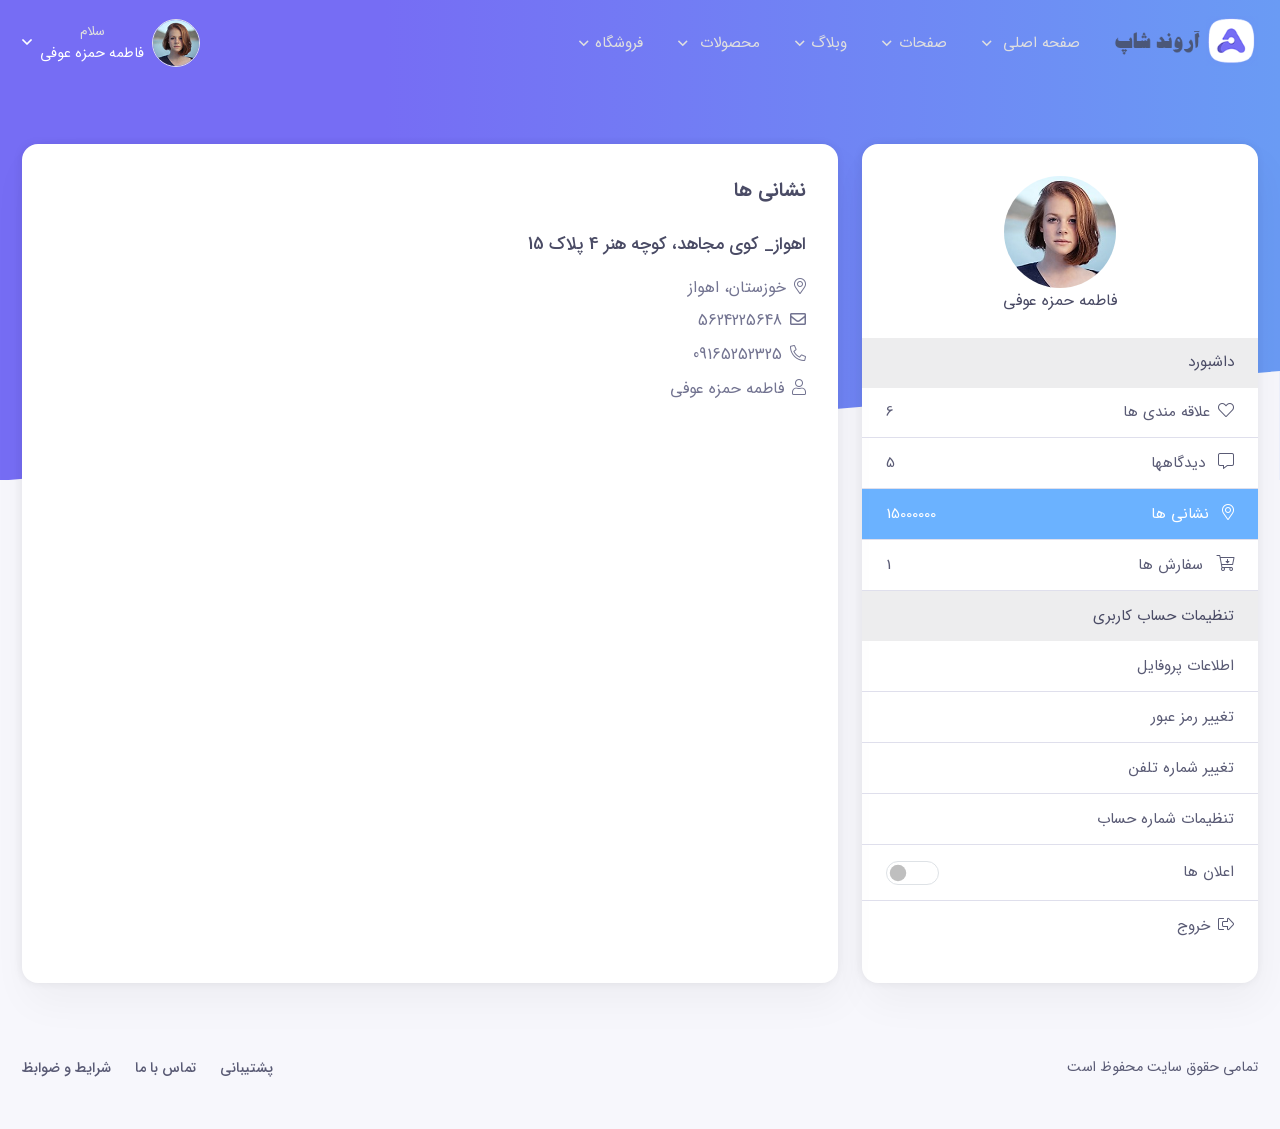
<file: assets/files/around/account-contact-tab.html>
<html lang="en">

<head>
    <meta charset="UTF-8">
    <meta name="viewport" content="width=device-width, initial-scale=1.0">
    <title>صفحه حساب کاربری</title>
    <link href="https://cdn.jsdelivr.net/npm/bootstrap@5.1.3/dist/css/bootstrap.min.css" rel="stylesheet"
        integrity="sha384-1BmE4kWBq78iYhFldvKuhfTAU6auU8tT94WrHftjDbrCEXSU1oBoqyl2QvZ6jIW3" crossorigin="anonymous">
   
    <link rel="stylesheet" href="css/all.min.css">
    <link rel="stylesheet" href="css/respansive.css">
    <link rel="stylesheet" href="style.css">
</head>

<body style="background-color:#f7f7fc;">
    <div class="bg-close">
    </div>
    <header class="header-paccount">
        <nav class="area_navbar area_navbar-nonShdow">
            <div class="container container_nav">
                <div
                    class="row d-flex justify-content-between align-items-center navbarr justify-content-md-between ">
                    <div class="col-4   d-block d-lg-none area-icon-bar">
                        <div class="icon_meni_bar icon_meni_bar-white">
                            <a class="d-block d-xl-none"><i class="fas fa-bars me-2"></i></a>
                        </div>
                        <div id="menu_mobile" class="menu_mobile ">
                            <div class="header_menu_mobile d-flex align-items-center">
                                <button type="button" class="btn-close close_menu_mobile" aria-label="Close"></button>
                                <img src="images/logosmal.png" />
                            </div>
                            <div class="area_menu_mobile menu-top-menu-container" id="accordian">
                                <ul class="menu-multi-level">
                                    <li class="menu-item-has-children"><a href="#">صفحه اصلی </a>
                                        <ul class="sub-menu">
                                            <li><a href="index.html">صفحه اصلی 1</a></li>
                                            <li><a href="index2.html">صفحه اصلی 2</a></li>
                                           <li><a href="index3.html">صفحه اصلی 3</a> </li>
                                        </ul>
                                    </li>
                                    <li class="menu-item-has-children"><a href="#">صفحات</a>
                                        <ul class="sub-menu">
                                            <li><a href="about.html">درباره ما</a></li>
                                            <li class="menu-item-has-children"><a href="#">تماس با ما</a>
                                                <ul class="sub-menu">
                                                    <li><a href="contact.html"> طرح 1</a></li>
                                                    <li><a href="contacts-v2.html">طرح 2</a>
                                                    </li>
                                                </ul>
                                            </li>
                                            <li><a href="account.html">حساب کاربری</a>
                                            </li>
                                            <li><a href="404.html">خطا 404</a></li>
                                        </ul>
                                    </li>
                                    <li class="menu-item-has-children"><a href="#">وبلاگ</a>
                                        <ul class="sub-menu">
                                            <li class="menu-item-has-children"><a href="#">ساختماشانی های
                                                </a>
                                                <ul class="sub-menu">
                                                    <li><a href="blog-masonry-four-columns.html">چهار ستون </a>
                                                    </li>
                                                    <li><a href="blog-masonry-left-sidebar.html">نوار کناری سمت چپ </a></li>
                                                    <li><a href="blog-masonry-right-sidebar.html">نوار کناری سمت راست </a>
                                                    </li>
                                                </ul>
                                            </li>
                                            <li class="menu-item-has-children"><a href="#">جزییات وبلاگ </a>
                                                <ul class="sub-menu">
                                                    <li><a href="blog-single-left-sidebar.html">پیش فرض</a></li>
                                                    <li><a href="blog-single-right-sidebar.html">نوار کناری سمت راست</a>
                                                    </li>
    
                                                    <li><a href="blog-single.html">جزییات وبلاگ بدون سایدبار</a>
                                                    </li>
                                                </ul>
                                            </li>
                                            <li class="menu-item-has-children"><a href="#">لیستی </a>
                                                <ul class="sub-menu">
                                                    <li><a href="blog-list-left-sidebar.html">نوار کناری سمت چپ</a></li>
                                                    <li><a href="blog-list-right-sidebar.html">نوار کناری سمت راست</a>
                                                    </li>
    
                                                    <li><a href="blog-list.html">لیستی بدون سایدبار</a>
                                                    </li>
                                                </ul>
                                            </li>
                                        </ul>
                                    </li>
    
                                    <li class="menu-item-has-children"><a href="#">محصولات</a>
                                        <ul class="sub-menu">
                                            <li class="mega-menu-col">
                                                <a class="title-megamenu-mobile" href="#">لوازم دیجیتالی</a>
                                                <ul>
                                                    <li><a href="#"> دوربین مدار بسته </a></li>
                                                    <li><a href="#">هدست</a></li>
                                                    <li><a href="#">تلویزیون hd</a></li>
                                                    <li><a href="#">موبایل</a></li>
                                                    <li><a href="#"> دوربین عکاسی</a></li>
                                                    <li><a href="#">وسایل جانبی موبایل</a></li>
                                                </ul>
                                            </li>
    
                                            <li class="mega-menu-col">
                                                <a class="title-megamenu-mobile" href="#">لباس و پوشاک</a>
                                                <ul>
                                                    <li><a href="#"> مانتو</a></li>
                                                    <li><a href="#">شلوار</a></li>
                                                    <li><a href="#">پیراهن</a></li>
                                                    <li><a href="#">شال و روسری</a></li>
                                                    <li><a href="#">پالتو</a></li>
                                                    <li><a href="#">کت و شلوار</a></li>
                                                </ul>
                                            </li>
    
                                            <li class="mega-menu-col">
                                                <a class="title-megamenu-mobile" href="#">کیف</a>
                                                <ul>
                                                    <li><a href="#">کیف زنانه</a></li>
                                                    <li><a href="#">کوله پشتی</a></li>
                                                    <li><a href="#">کیف اداری</a></li>
                                                    <li><a href="#">کیف جیبی</a></li>
                                                    <li><a href="#"> کیف رو دوشی</a></li>
                                                    <li><a href="#">کیف دستی</a></li>
                                                </ul>
                                            </li>
                                            <li class="mega-menu-col">
                                                <a class="title-megamenu-mobile" href="#">کفش</a>
                                                <ul>
                                                    <li><a href="#">کفش اسپرست</a></li>
                                                    <li><a href="#">کفش ورزشی</a></li>
                                                    <li><a href="#">کفش مجلسی</a></li>
                                                    <li><a href="#">کفش تخت</a></li>
                                                </ul>
                                            </li>
                                        </ul>
                                    </li>
    
    
                                    <li class="menu-item-has-children"><a href="#">فروشگاه</a>
                                        <ul class="sub-menu">
                                            <li class="mega-menu-col">
                                                <a class="title-megamenu-mobile" href="#">صفحات دیگر</a>
                                                <ul>
                                                    <li><a href="shop-product-detail-left-sidebar.html">جزییات محصول
                                                            سمت چپ</a></li>
                                                    <li><a href="shop-product-detail-right-sidebar.html">جزییات
                                                            محصول سمت راست</a></li>
                                                    <li><a href="cart.html"> سبد خرید</a></li>
                                                    <li><a href="checkout.html">بررسی</a></li>
                                                    <li><a href="wishlist.html">لیست مورد علاقه</a></li>
                                                </ul>
                                            </li>
                                            <li class="mega-menu-col">
                                                <a class="title-megamenu-mobile" href="#">طرح بندی صفحه خرید</a>
                                                <ul>
                                                    <li><a href="shop-ns.html">شبکه ای چهار ستون</a></li>
                                                    <li><a href="shop-left-sidebar.html">شبکه ای نوار کناری سمت
                                                            چپ</a></li>
                                                    <li><a href="shop-right-sidebar.html"> شبکه ای نوار کناری سمت
                                                            راست</a></li>
                                                </ul>
                                            </li>
                                        </ul>
                                    </li>
    
                                </ul>
    
                            </div>
                            <div class="footer_menu_mobile ">
                                <a href="#" class="btn btn-block btn_menu_mobile "><i class="fal fa-user ms-2"></i>
                                    ورود به سایت
                                </a>
                            </div>
                        </div>
                    </div>
                    <div class="col-4  col-md-3  col-lg-9 col_menu_top d-none d-lg-block">
                        <div class="arealogo float-end ps-3">
                            <a href="index.html" class="d-none d-lg-block"> <img src="images/logo.png" /></a>
                        </div>
                        <div class="top_menu top-menu-color-bright h-100 ">
                            <ul class="d-flex h-100 align-items-center">
                                <li><a href="#">صفحه اصلی <i class="fa fa-angle-down" aria-hidden="true"></i></a>
                                    <ul class="sub-menu">
                                        <li><a href="index.html">صفحه اصلی 1</a></li>
                                        <li><a href="index2.html">صفحه اصلی 2</a></li>
                                       <li><a href="index3.html">صفحه اصلی 3</a> </li>
                                    </ul>
                                </li>
                                <li><a href="#">صفحات<i class="fa fa-angle-down" aria-hidden="true"></i></a>
                                    <ul class="sub-menu">
                                        <li><a href="about.html">درباره ما</a></li>
                                        <li><a href="#">تماس با ما<i class="fal fa-angle-left"></i></a>
                                            <ul class="sub-menu">
                                                <li><a href="contact.html"> طرح 1</a></li>
                                                <li><a href="contacts-v2.html">طرح 2</a>
                                                </li>
                                            </ul>
                                        </li>
                                        <li><a href="account.html">حساب کاربری</a>
                                        </li>
                                        <li><a href="404.html">خطا 404</a></li>
                                    </ul>
                                </li>
                                <li><a href="#">وبلاگ<i class="fa fa-angle-down" aria-hidden="true"></i></a>
                                    <ul class="sub-menu">
                                        <li><a href="#">ساختمانی <i class="fal fa-angle-left"></i>
                                            </a>
                                            <ul class="sub-menu">
                                                <li><a href="blog-masonry-four-columns.html">چهار ستون </a>
                                                </li>
                                                <li><a href="blog-masonry-left-sidebar.html">نوار کناری سمت چپ </a>
                                                </li>
                                                <li><a href="blog-masonry-right-sidebar.html">نوار کناری سمت راست
                                                    </a>
                                                </li>
                                            </ul>
                                        </li>
                                        <li><a href="#">جزییات وبلاگ <i class="fal fa-angle-left"></i></a>
                                            <ul class="sub-menu">
                                                <li><a href="blog-single-left-sidebar.html">پیش فرض</a></li>
                                                <li><a href="blog-single-right-sidebar.html">نوار کناری سمت راست</a>
                                                </li>

                                                <li><a href="blog-single.html">جزییات وبلاگ بدون سایدبار</a>
                                                </li>
                                            </ul>
                                        </li>
                                        <li><a href="#">لیستی <i class="fal fa-angle-left"></i></a>
                                            <ul class="sub-menu">
                                                <li><a href="blog-list-left-sidebar.html">نوار کناری سمت چپ</a></li>
                                                <li><a href="blog-list-right-sidebar.html">نوار کناری سمت راست</a>
                                                </li>

                                                <li><a href="blog-list.html">لیستی بدون سایدبار</a>
                                                </li>
                                            </ul>
                                        </li>
                                    </ul>
                                </li>
                                <li class="container-mega-menu"><a href="#">محصولات
                                        <i class="fa fa-angle-down" aria-hidden="true"></i>
                                    </a>
                                    <div class="area-megamenu">
                                        <div class="row">
                                            <div class="col-12 d-flex mb-4">
                                                <div class="mega-menu-col col-3">
                                                    <a class="title_megamenu" href="#">لوازم دیجیتالی</a>
                                                    <ul>
                                                        <li><a href="#"> دوربین مدار بسته </a></li>
                                                        <li><a href="#">هدست</a></li>
                                                        <li><a href="#">تلویزیون hd</a></li>
                                                        <li><a href="#">موبایل</a></li>
                                                        <li><a href="#"> دوربین عکاسی</a></li>
                                                        <li><a href="#">وسایل جانبی موبایل</a></li>
                                                    </ul>
                                                </div>
                                                <div class="mega-menu-col col-3">
                                                    <a class="title_megamenu" href="#">لباس و پوشاک</a>
                                                    <ul>
                                                        <li><a href="#"> مانتو</a></li>
                                                        <li><a href="#">شلوار</a></li>
                                                        <li><a href="#">پیراهن</a></li>
                                                        <li><a href="#">شال و روسری</a></li>
                                                        <li><a href="#">پالتو</a></li>
                                                        <li><a href="#">کت و شلوار</a></li>
                                                    </ul>
                                                </div>
                                                <div class="mega-menu-col col-3">
                                                    <a class="title_megamenu" href="#">کیف</a>
                                                    <ul>
                                                        <li><a href="#">کیف زنانه</a></li>
                                                        <li><a href="#">کوله پشتی</a></li>
                                                        <li><a href="#">کیف اداری</a></li>
                                                        <li><a href="#">کیف جیبی</a></li>
                                                        <li><a href="#"> کیف رو دوشی</a></li>
                                                        <li><a href="#">کیف دستی</a></li>
                                                    </ul>
                                                </div>
                                                <div class="mega-menu-col col-3 ">
                                                    <a class="title_megamenu" href="#">کفش</a>
                                                    <ul>
                                                        <li><a href="#">کفش اسپرست</a></li>
                                                        <li><a href="#">کفش ورزشی</a></li>
                                                        <li><a href="#">کفش مجلسی</a></li>
                                                        <li><a href="#">کفش تخت</a></li>
                                                    </ul>
                                                </div>
                                            </div>

                                            <div class="mega-menu-col col-4">
                                                <div class="baner-megamenu">
                                                    <a href="shop-left-sidebar.html"> <img class="img-fluid"
                                                            src="images/img203.jpg" alt="تصویر مگامنو">
                                                    </a>

                                                </div>
                                            </div>
                                            <div class="mega-menu-col col-4">
                                                <div class="baner-megamenu">
                                                    <a href="shop-left-sidebar.html"> <img class="img-fluid"
                                                            src="images/img202.jpg" alt="تصویر مگامنو">
                                                    </a>

                                                </div>
                                            </div>

                                            <div class="mega-menu-col col-4">
                                                <div class="baner-megamenu">
                                                    <a href="shop-left-sidebar.html"> <img class="img-fluid"
                                                            src="images/img204.jpg" alt="تصویر مگامنو">
                                                    </a>

                                                </div>
                                            </div>
                                        </div>
                                    </div>
                                </li>

                                <li class="container-mega-menu"><a href="#">فروشگاه<i class="fa fa-angle-down"
                                            aria-hidden="true"></i></a>
                                    <div class="area-megamenu pb-5">
                                        <div class="row">
                                            <div class="mega-menu-col col-4">
                                                <a class="title_megamenu" href="#">صفحات دیگر</a>
                                                <ul>
                                                    <li><a href="shop-product-detail-left-sidebar.html">جزییات محصول
                                                            سمت چپ</a></li>
                                                    <li><a href="shop-product-detail-right-sidebar.html">جزییات
                                                            محصول سمت راست</a></li>
                                                    <li><a href="wishlist.html">لیست مورد علاقه</a></li>
                                                    <li><a href="cart.html"> سبد خرید</a></li>
                                                    <li><a href="checkout.html">بررسی</a></li>
                                                </ul>
                                            </div>
                                            <div class="mega-menu-col col-4">
                                                <a class="title_megamenu" href="#">طرح بندی صفحه خرید</a>
                                                <ul>
                                                    <li><a href="shop-ns.html">شبکه ای چهار ستون</a></li>
                                                    <li><a href="shop-left-sidebar.html">شبکه ای نوار کناری سمت
                                                            چپ</a></li>
                                                    <li><a href="shop-right-sidebar.html"> شبکه ای نوار کناری سمت
                                                            راست</a></li>
                                                </ul>
                                            </div>
                                            <div class="mega-menu-col col-4">
                                                <div class="baner-megamenu">
                                                    <img class="img-fluid" src="images/img201.jpg" alt="تصویر مگامنو">

                                                    <div class="baner-megamenu-info">
                                                        <h3 class="baner-megamenu-title">مجموعه جدید</h3>
                                                        <h4 class="baner-megamenu-title">٪50 تخفیف</h4>
                                                        <a href="shop-left-sidebar.html" class="btn-5">اکنون خرید
                                                            کنید</a>
                                                    </div>
                                                </div>
                                            </div>
                                        </div>
                                    </div>
                                </li>
                            </ul>
                        </div>
                    </div>
                    <div class="col-4  col-lg-3 d-flex justify-content-end ">
                        <div class="navbar-tool-account d-flex align-items-center">
                            <a href="#">
                                <img src="images/img10.jpg" alt="">
                            </a>
                            <a href="#" class="link-name-user-account d-flex align-items-center">
                                <div class="name-user-account d-flex flex-column align-items-center  mx-2">
                                    <span>سلام</span>
                                    فاطمه حمزه عوفی
                                </div>
                            </a>
                            <ul class="dropdown-user-account nav nav-pills">
                                <li> <a href="account.html" class="nav-link active" id="favorits-tab"><i
                                            class="fal fa-heart ms-2"></i>علاقه مندی ها <span
                                            class="dropdown-user-account-meta">6</span> </a>
                                </li>
                                <li> <a href="account-comment-tab.html" class="nav-link" id="comment-tab"><i
                                            class="fal fa-comment-alt ms-2"></i>دیدگاهها <span
                                            class="dropdown-user-account-meta">5</span> </a>
                                </li>
                                <li> <a href="account-contact-tab.html" class="nav-link" id="contact-tab"><i
                                            class="fal fa-map-marker-alt ms-2"></i>نشانی ها <span
                                            class="dropdown-user-account-meta">15000000</span> </a>
                                </li>
                                <li> <a href="account-orders-tab.html" class="nav-link" id="orders-tab"><i
                                            class="fal fa-cart-arrow-down ms-2"></i>سفارش ها <span
                                            class="dropdown-user-account-meta">1</span> </a>
                                </li>


                                <li> <a href="account-infoprofile-tab.html" class="nav-link" id="infoprofile-tab"><i
                                            class="fal fa-user ms-2"></i>اطلاعات پروفایل </a>
                                </li>


                                <li> <a href="account-changePassword-tab.html" class="nav-link"
                                        id="changePassword-tab"><i class="fal fa-lock-alt ms-2"></i>تغییر رمز عبور </a>
                                </li>

                                <li> <a href="account-changTel-tab.html" class="nav-link" id="changTel-tab"><i
                                            class="fal fa-phone-alt ms-2"></i>تغییر شماره تلفن </a>
                                </li>

                                <li> <a href="account-setting-numberaccount-tab.html" class="nav-link"
                                        id="setting-numberaccount-tab"><i
                                            class="fal fa-credit-card-front ms-2"></i>تنطیمات شماره حساب </a>
                                </li>

                                <li> <a href="account-notification-tab.html" class="nav-link" id="notification-tab"><i
                                            class="fal fa-envelope-open-text ms-2"></i>اعلان ها </a>
                                </li>


                                <li> <a href="index.html"><i class="fal fa-sign-out-alt  ms-2"></i>خروج </a>
                                </li>
                            </ul>
                        </div>
                    </div>
                </div>
            </div>
        </nav>
        <nav class="area_navbar  area_navbar_sticky">
            <div class="container container_nav">
                <div
                    class="row d-flex justify-content-between align-items-center navbarr justify-content-md-between">
                    <div class="col-4   d-block d-lg-none area-icon-bar">
                        <div class="icon_meni_bar">
                            <a class="d-block d-xl-none"><i class="fas fa-bars me-2"></i></a>
                        </div>
                        <div id="menu_mobile" class="menu_mobile ">
                            <div class="header_menu_mobile d-flex align-items-center">
                                <button type="button" class="btn-close close_menu_mobile" aria-label="Close"></button>
                                <img src="images/logosmal.png" />
                            </div>
                            <div class="area_menu_mobile menu-top-menu-container" id="accordian">
                                <ul class="menu-multi-level">
                                    <li class="menu-item-has-children"><a href="#">صفحه اصلی </a>
                                        <ul class="sub-menu">
                                            <li><a href="index.html">صفحه اصلی 1</a></li>
                                            <li><a href="index2.html">صفحه اصلی 2</a></li>
                                           <li><a href="index3.html">صفحه اصلی 3</a> </li>
                                        </ul>
                                    </li>
                                    <li class="menu-item-has-children"><a href="#">صفحات</a>
                                        <ul class="sub-menu">
                                            <li><a href="about.html">درباره ما</a></li>
                                            <li class="menu-item-has-children"><a href="#">تماس با ما</a>
                                                <ul class="sub-menu">
                                                    <li><a href="contact.html"> طرح 1</a></li>
                                                    <li><a href="contacts-v2.html">طرح 2</a>
                                                    </li>
                                                </ul>
                                            </li>
                                            <li><a href="account.html">حساب کاربری</a>
                                            </li>
                                            <li><a href="404.html">خطا 404</a></li>
                                        </ul>
                                    </li>
                                    <li class="menu-item-has-children"><a href="#">وبلاگ</a>
                                        <ul class="sub-menu">
                                            <li class="menu-item-has-children"><a href="#">ساختمانی
                                                </a>
                                                <ul class="sub-menu">
                                                    <li><a href="blog-masonry-four-columns.html">چهار ستون </a>
                                                    </li>
                                                    <li><a href="blog-masonry-left-sidebar.html">نوار کناری سمت چپ </a></li>
                                                    <li><a href="blog-masonry-right-sidebar.html">نوار کناری سمت راست </a>
                                                    </li>
                                                </ul>
                                            </li>
                                            <li class="menu-item-has-children"><a href="#">جزییات وبلاگ </a>
                                                <ul class="sub-menu">
                                                    <li><a href="blog-single-left-sidebar.html">پیش فرض</a></li>
                                                    <li><a href="blog-single-right-sidebar.html">نوار کناری سمت راست</a>
                                                    </li>
    
                                                    <li><a href="blog-single.html">جزییات وبلاگ بدون سایدبار</a>
                                                    </li>
                                                </ul>
                                            </li>
                                            <li class="menu-item-has-children"><a href="#">لیستی </a>
                                                <ul class="sub-menu">
                                                    <li><a href="blog-list-left-sidebar.html">نوار کناری سمت چپ</a></li>
                                                    <li><a href="blog-list-right-sidebar.html">نوار کناری سمت راست</a>
                                                    </li>
    
                                                    <li><a href="blog-list.html">لیستی بدون سایدبار</a>
                                                    </li>
                                                </ul>
                                            </li>
                                        </ul>
                                    </li>
    
                                    <li class="menu-item-has-children"><a href="#">محصولات</a>
                                        <ul class="sub-menu">
                                            <li class="mega-menu-col">
                                                <a class="title-megamenu-mobile" href="#">لوازم دیجیتالی</a>
                                                <ul>
                                                    <li><a href="#"> دوربین مدار بسته </a></li>
                                                    <li><a href="#">هدست</a></li>
                                                    <li><a href="#">تلویزیون hd</a></li>
                                                    <li><a href="#">موبایل</a></li>
                                                    <li><a href="#"> دوربین عکاسی</a></li>
                                                    <li><a href="#">وسایل جانبی موبایل</a></li>
                                                </ul>
                                            </li>
    
                                            <li class="mega-menu-col">
                                                <a class="title-megamenu-mobile" href="#">لباس و پوشاک</a>
                                                <ul>
                                                    <li><a href="#"> مانتو</a></li>
                                                    <li><a href="#">شلوار</a></li>
                                                    <li><a href="#">پیراهن</a></li>
                                                    <li><a href="#">شال و روسری</a></li>
                                                    <li><a href="#">پالتو</a></li>
                                                    <li><a href="#">کت و شلوار</a></li>
                                                </ul>
                                            </li>
    
                                            <li class="mega-menu-col">
                                                <a class="title-megamenu-mobile" href="#">کیف</a>
                                                <ul>
                                                    <li><a href="#">کیف زنانه</a></li>
                                                    <li><a href="#">کوله پشتی</a></li>
                                                    <li><a href="#">کیف اداری</a></li>
                                                    <li><a href="#">کیف جیبی</a></li>
                                                    <li><a href="#"> کیف رو دوشی</a></li>
                                                    <li><a href="#">کیف دستی</a></li>
                                                </ul>
                                            </li>
                                            <li class="mega-menu-col">
                                                <a class="title-megamenu-mobile" href="#">کفش</a>
                                                <ul>
                                                    <li><a href="#">کفش اسپرست</a></li>
                                                    <li><a href="#">کفش ورزشی</a></li>
                                                    <li><a href="#">کفش مجلسی</a></li>
                                                    <li><a href="#">کفش تخت</a></li>
                                                </ul>
                                            </li>
                                        </ul>
                                    </li>
    
    
                                    <li class="menu-item-has-children"><a href="#">فروشگاه</a>
                                        <ul class="sub-menu">
                                            <li class="mega-menu-col">
                                                <a class="title-megamenu-mobile" href="#">صفحات دیگر</a>
                                                <ul>
                                                    <li><a href="shop-product-detail-left-sidebar.html">جزییات محصول
                                                            سمت چپ</a></li>
                                                    <li><a href="shop-product-detail-right-sidebar.html">جزییات
                                                            محصول سمت راست</a></li>
                                                    <li><a href="cart.html"> سبد خرید</a></li>
                                                    <li><a href="checkout.html">بررسی</a></li>
                                                    <li><a href="wishlist.html">لیست مورد علاقه</a></li>
                                                </ul>
                                            </li>
                                            <li class="mega-menu-col">
                                                <a class="title-megamenu-mobile" href="#">طرح بندی صفحه خرید</a>
                                                <ul>
                                                    <li><a href="shop-ns.html">شبکه ای چهار ستون</a></li>
                                                    <li><a href="shop-left-sidebar.html">شبکه ای نوار کناری سمت
                                                            چپ</a></li>
                                                    <li><a href="shop-right-sidebar.html"> شبکه ای نوار کناری سمت
                                                            راست</a></li>
                                                </ul>
                                            </li>
                                        </ul>
                                    </li>
    
                                </ul>
    
                            </div>
                            <div class="footer_menu_mobile ">
                                <a href="#" class="btn btn-block btn_menu_mobile "><i class="fal fa-user ms-2"></i>
                                    ورود به سایت
                                </a>
                            </div>
                        </div>
                    </div>
                    <div class="col-4  col-md-3  col-lg-9 col_menu_top d-none d-lg-block">
                        <div class="arealogo float-end ps-3">
                            <a href="index.html" class="d-none d-lg-block"> <img src="images/logo.png" /></a>
                        </div>
                        <div class="top_menu top-menu-color-bright h-100 ">
                            <ul class="d-flex h-100 align-items-center">
                                <li><a href="#">صفحه اصلی <i class="fa fa-angle-down" aria-hidden="true"></i></a>
                                    <ul class="sub-menu">
                                        <li><a href="index.html">صفحه اصلی 1</a></li>
                                        <li><a href="index2.html">صفحه اصلی 2</a></li>
                                       <li><a href="index3.html">صفحه اصلی 3</a> </li>
                                    </ul>
                                </li>
                                <li><a href="#">صفحات<i class="fa fa-angle-down" aria-hidden="true"></i></a>
                                    <ul class="sub-menu">
                                        <li><a href="about.html">درباره ما</a></li>
                                        <li><a href="#">تماس با ما<i class="fal fa-angle-left"></i></a>
                                            <ul class="sub-menu">
                                                <li><a href="contact.html"> طرح 1</a></li>
                                                <li><a href="contacts-v2.html">طرح 2</a>
                                                </li>
                                            </ul>
                                        </li>
                                        <li><a href="account.html">حساب کاربری</a>
                                        </li>
                                        <li><a href="404.html">خطا 404</a></li>
                                    </ul>
                                </li>
                                <li><a href="#">وبلاگ<i class="fa fa-angle-down" aria-hidden="true"></i></a>
                                    <ul class="sub-menu">
                                        <li><a href="#">ساختمانی <i class="fal fa-angle-left"></i>
                                            </a>
                                            <ul class="sub-menu">
                                                <li><a href="blog-masonry-four-columns.html">چهار ستون </a>
                                                </li>
                                                <li><a href="blog-masonry-left-sidebar.html">نوار کناری سمت چپ </a>
                                                </li>
                                                <li><a href="blog-masonry-right-sidebar.html">نوار کناری سمت راست
                                                    </a>
                                                </li>
                                            </ul>
                                        </li>
                                        <li><a href="#">جزییات وبلاگ <i class="fal fa-angle-left"></i></a>
                                            <ul class="sub-menu">
                                                <li><a href="blog-single-left-sidebar.html">پیش فرض</a></li>
                                                <li><a href="blog-single-right-sidebar.html">نوار کناری سمت راست</a>
                                                </li>

                                                <li><a href="blog-single.html">جزییات وبلاگ بدون سایدبار</a>
                                                </li>
                                            </ul>
                                        </li>
                                        <li><a href="#">لیستی <i class="fal fa-angle-left"></i></a>
                                            <ul class="sub-menu">
                                                <li><a href="blog-list-left-sidebar.html">نوار کناری سمت چپ</a></li>
                                                <li><a href="blog-list-right-sidebar.html">نوار کناری سمت راست</a>
                                                </li>

                                                <li><a href="blog-list.html">لیستی بدون سایدبار</a>
                                                </li>
                                            </ul>
                                        </li>
                                    </ul>
                                </li>
                                <li class="container-mega-menu"><a href="#">محصولات
                                        <i class="fa fa-angle-down" aria-hidden="true"></i>
                                    </a>
                                    <div class="area-megamenu">
                                        <div class="row">
                                            <div class="col-12 d-flex mb-4">
                                                <div class="mega-menu-col col-3">
                                                    <a class="title_megamenu" href="#">لوازم دیجیتالی</a>
                                                    <ul>
                                                        <li><a href="#"> دوربین مدار بسته </a></li>
                                                        <li><a href="#">هدست</a></li>
                                                        <li><a href="#">تلویزیون hd</a></li>
                                                        <li><a href="#">موبایل</a></li>
                                                        <li><a href="#"> دوربین عکاسی</a></li>
                                                        <li><a href="#">وسایل جانبی موبایل</a></li>
                                                    </ul>
                                                </div>
                                                <div class="mega-menu-col col-3">
                                                    <a class="title_megamenu" href="#">لباس و پوشاک</a>
                                                    <ul>
                                                        <li><a href="#"> مانتو</a></li>
                                                        <li><a href="#">شلوار</a></li>
                                                        <li><a href="#">پیراهن</a></li>
                                                        <li><a href="#">شال و روسری</a></li>
                                                        <li><a href="#">پالتو</a></li>
                                                        <li><a href="#">کت و شلوار</a></li>
                                                    </ul>
                                                </div>
                                                <div class="mega-menu-col col-3">
                                                    <a class="title_megamenu" href="#">کیف</a>
                                                    <ul>
                                                        <li><a href="#">کیف زنانه</a></li>
                                                        <li><a href="#">کوله پشتی</a></li>
                                                        <li><a href="#">کیف اداری</a></li>
                                                        <li><a href="#">کیف جیبی</a></li>
                                                        <li><a href="#"> کیف رو دوشی</a></li>
                                                        <li><a href="#">کیف دستی</a></li>
                                                    </ul>
                                                </div>
                                                <div class="mega-menu-col col-3 ">
                                                    <a class="title_megamenu" href="#">کفش</a>
                                                    <ul>
                                                        <li><a href="#">کفش اسپرست</a></li>
                                                        <li><a href="#">کفش ورزشی</a></li>
                                                        <li><a href="#">کفش مجلسی</a></li>
                                                        <li><a href="#">کفش تخت</a></li>
                                                    </ul>
                                                </div>
                                            </div>

                                            <div class="mega-menu-col col-4">
                                                <div class="baner-megamenu">
                                                    <a href="shop-left-sidebar.html"> <img class="img-fluid"
                                                            src="images/img203.jpg" alt="تصویر مگامنو">
                                                    </a>

                                                </div>
                                            </div>
                                            <div class="mega-menu-col col-4">
                                                <div class="baner-megamenu">
                                                    <a href="shop-left-sidebar.html"> <img class="img-fluid"
                                                            src="images/img202.jpg" alt="تصویر مگامنو">
                                                    </a>

                                                </div>
                                            </div>

                                            <div class="mega-menu-col col-4">
                                                <div class="baner-megamenu">
                                                    <a href="shop-left-sidebar.html"> <img class="img-fluid"
                                                            src="images/img204.jpg" alt="تصویر مگامنو">
                                                    </a>

                                                </div>
                                            </div>
                                        </div>
                                    </div>
                                </li>

                                <li class="container-mega-menu"><a href="#">فروشگاه<i class="fa fa-angle-down"
                                            aria-hidden="true"></i></a>
                                    <div class="area-megamenu pb-5">
                                        <div class="row">
                                            <div class="mega-menu-col col-4">
                                                <a class="title_megamenu" href="#">صفحات دیگر</a>
                                                <ul>
                                                    <li><a href="shop-product-detail-left-sidebar.html">جزییات محصول
                                                            سمت چپ</a></li>
                                                    <li><a href="shop-product-detail-right-sidebar.html">جزییات
                                                            محصول سمت راست</a></li>
                                                    <li><a href="wishlist.html">لیست مورد علاقه</a></li>
                                                    <li><a href="cart.html"> سبد خرید</a></li>
                                                    <li><a href="checkout.html">بررسی</a></li>
                                                </ul>
                                            </div>
                                            <div class="mega-menu-col col-4">
                                                <a class="title_megamenu" href="#">طرح بندی صفحه خرید</a>
                                                <ul>
                                                    <li><a href="shop-ns.html">شبکه ای چهار ستون</a></li>
                                                    <li><a href="shop-left-sidebar.html">شبکه ای نوار کناری سمت
                                                            چپ</a></li>
                                                    <li><a href="shop-right-sidebar.html"> شبکه ای نوار کناری سمت
                                                            راست</a></li>
                                                </ul>
                                            </div>
                                            <div class="mega-menu-col col-4">
                                                <div class="baner-megamenu">
                                                    <img class="img-fluid" src="images/img201.jpg" alt="تصویر مگامنو">

                                                    <div class="baner-megamenu-info">
                                                        <h3 class="baner-megamenu-title">مجموعه جدید</h3>
                                                        <h4 class="baner-megamenu-title">٪50 تخفیف</h4>
                                                        <a href="shop-left-sidebar.html" class="btn-5">اکنون خرید
                                                            کنید</a>
                                                    </div>
                                                </div>
                                            </div>
                                        </div>
                                    </div>
                                </li>
                            </ul>
                        </div>
                    </div>
                    <div class="col-4  col-lg-3 d-flex justify-content-end ">
                        <div class="navbar-tool-account d-flex align-items-center">
                            <a href="#">
                                <img src="images/img10.jpg" alt="">
                            </a>
                            <a href="#" class="link-name-user-account d-flex align-items-center">
                                <div class="name-user-account d-flex flex-column align-items-center  mx-2">
                                    <span>سلام</span>
                                    فاطمه حمزه عوفی
                                </div>
                            </a>
                            <ul class="dropdown-user-account nav nav-pills">
                                <li> <a href="account.html" class="nav-link active" id="favorits-tab"><i
                                            class="fal fa-heart ms-2"></i>علاقه مندی ها <span
                                            class="dropdown-user-account-meta">6</span> </a>
                                </li>
                                <li> <a href="account-comment-tab.html" class="nav-link" id="comment-tab"><i
                                            class="fal fa-comment-alt ms-2"></i>دیدگاهها <span
                                            class="dropdown-user-account-meta">5</span> </a>
                                </li>
                                <li> <a href="account-contact-tab.html" class="nav-link" id="contact-tab"><i
                                            class="fal fa-map-marker-alt ms-2"></i>نشانی ها <span
                                            class="dropdown-user-account-meta">15000000</span> </a>
                                </li>
                                <li> <a href="account-orders-tab.html" class="nav-link" id="orders-tab"><i
                                            class="fal fa-cart-arrow-down ms-2"></i>سفارش ها <span
                                            class="dropdown-user-account-meta">1</span> </a>
                                </li>


                                <li> <a href="account-infoprofile-tab.html" class="nav-link" id="infoprofile-tab"><i
                                            class="fal fa-user ms-2"></i>اطلاعات پروفایل </a>
                                </li>


                                <li> <a href="account-changePassword-tab.html" class="nav-link"
                                        id="changePassword-tab"><i class="fal fa-lock-alt ms-2"></i>تغییر رمز عبور </a>
                                </li>

                                <li> <a href="account-changTel-tab.html" class="nav-link" id="changTel-tab"><i
                                            class="fal fa-phone-alt ms-2"></i>تغییر شماره تلفن </a>
                                </li>

                                <li> <a href="account-setting-numberaccount-tab.html" class="nav-link"
                                        id="setting-numberaccount-tab"><i
                                            class="fal fa-credit-card-front ms-2"></i>تنطیمات شماره حساب </a>
                                </li>

                                <li> <a href="account-notification-tab.html" class="nav-link" id="notification-tab"><i
                                            class="fal fa-envelope-open-text ms-2"></i>اعلان ها </a>
                                </li>


                                <li> <a href="index.html"><i class="fal fa-sign-out-alt  ms-2"></i>خروج </a>
                                </li>
                            </ul>
                        </div>
                    </div>
                </div>
            </div>
        </nav>
    </header>
    <div class="content">
        <section>
            <div class="bg-gradiant-account">
                <div class="area-shape-bottom">
                    <svg xmlns="http://www.w3.org/2000/svg" viewBox="0 0 3000 260">
                        <polygon fill="currentColor" points="0,257 0,260 3000,260 3000,0"></polygon>
                    </svg>
                </div>
            </div>
        </section>
        <section class="mb-5 area-content-paccount">
            <div class="container">
                <div class="row">
                    <div class="col-12 col-lg-4 mb-4 mb-lg-0">
                        <div class="sidebar-account ">
                            <div class="avatar-user d-flex flex-column justify-content-center align-items-center mb-4">
                                <img class="img-avatar-user" src="images/img11.jpg">
                                <div class="name-avatar-user">
                                    <h4>فاطمه حمزه عوفی</h4>
                                </div>
                            </div>
                            <div class="account-menu d-none d-lg-block">
                                <div class="nav flex-column nav-pills nav-pills-account-menu" id="v-pills-tab"
                                    role="tablist" aria-orientation="vertical">
                                    <button class="nav-link border-bottom-none ">
                                        <h3>داشبورد</h3>
                                    </button>
                                    <button class="nav-link " id="favorits-tab" data-bs-toggle="pill"
                                        data-bs-target="#content1" type="button" role="tab" aria-controls="content1"
                                        aria-selected="false">
                                        <i class="fal fa-heart ms-2"></i>علاقه مندی ها <span
                                            class="dropdown-user-account-meta">6</span>
                                    </button>
                                    <button class="nav-link " id="comment-tab" data-bs-toggle="pill"
                                        data-bs-target="#content2" type="button" role="tab" aria-controls="content2"
                                        aria-selected="false">
                                        <i class="fal fa-comment-alt ms-2"></i>
                                        دیدگاهها
                                        <span class="dropdown-user-account-meta">5</span>
                                    </button>
                                    <button class="nav-link  active" id="contact-tab" data-bs-toggle="pill"
                                        data-bs-target="#content3" type="button" role="tab" aria-controls="content9"
                                        aria-selected="false">

                                        <i class="fal fa-map-marker-alt  ms-2"></i>
                                        نشانی ها
                                        <span class="dropdown-user-account-meta">15000000</span>
                                    </button>
                                    <button class="nav-link " id="orders-tab" data-bs-toggle="pill"
                                        data-bs-target="#content4" type="button" role="tab" aria-controls="content4"
                                        aria-selected="true">
                                        <i class="fal fa-cart-arrow-down  ms-2"></i>
                                        سفارش ها
                                        <span class="dropdown-user-account-meta">1</span> </a></li>
                                    </button>
                                    <button class="nav-link border-bottom-none">
                                        <h3>تنظیمات حساب کاربری</h3>
                                    </button>
                                    <button class="nav-link" id="infoprofile-tab" data-bs-toggle="pill"
                                        data-bs-target="#content5" type="button" role="tab" aria-controls="content5"
                                        aria-selected="false">
                                        اطلاعات پروفایل
                                    </button>
                                    <button class="nav-link" id="changePassword-tab" data-bs-toggle="pill"
                                        data-bs-target="#content6" type="button" role="tab" aria-controls="content6"
                                        aria-selected="false">
                                        تغییر
                                        رمز عبور
                                    </button>
                                    <button class="nav-link" id="changTel-tab" data-bs-toggle="pill"
                                        data-bs-target="#content7" type="button" role="tab" aria-controls="content7"
                                        aria-selected="false">
                                        تغییر
                                        شماره تلفن
                                    </button>
                                    <button class="nav-link" id="setting-numberaccount-tab" data-bs-toggle="pill"
                                        data-bs-target="#content8" type="button" role="tab" aria-controls="content8"
                                        aria-selected="false">
                                        تنظیمات شماره حساب
                                    </button>

                                    <button class="nav-link d-flex align-items-center justify-content-between"
                                        id="notification-tab" data-bs-toggle="pill" data-bs-target="#content9"
                                        type="button" role="tab" aria-controls="content9" aria-selected="false">
                                        اعلان ها
                                        <div class="form-check form-switch">
                                            <input class="form-check-input" type="checkbox" role="switch"
                                                id="flexSwitchCheckDefault">
                                        </div>
                                    </button>
                                    <button class="nav-link" id="logout" type="button">
                                        <i class="fal fa-sign-out-alt  ms-2"></i>خروج
                                    </button>
                                </div>
                            </div>
                            <div class="area-account-menu-collapse d-block d-lg-none">
                                <div class="area-btn-collapse-accountMenu  mb-4">
                                            <a class="btn btn-5" data-bs-toggle="collapse" href="#area-account-menu" role="button" aria-expanded="false" aria-controls="area-account-menu">
                                                منو اکانت
                                                <i class="fas fa-bars me-2"></i>
                                            </a>
                                </div>
                                <div class="collapse account-menu" id="area-account-menu">
                                    <div class="nav flex-column nav-pills nav-pills-account-menu" id="v-pills-tab"
                                    role="tablist" aria-orientation="vertical">
                                    <button class="nav-link border-bottom-none ">
                                        <h3>داشبورد</h3>
                                    </button>
                                    <button class="nav-link" id="favorits-tab" data-bs-toggle="pill"
                                        data-bs-target="#content1" type="button" role="tab" aria-controls="content1"
                                        aria-selected="false">
                                        <i class="fal fa-heart ms-2"></i>علاقه مندی ها <span
                                            class="dropdown-user-account-meta">6</span>
                                    </button>
                                    <button class="nav-link " id="comment-tab" data-bs-toggle="pill"
                                        data-bs-target="#content2" type="button" role="tab" aria-controls="content2"
                                        aria-selected="false">
                                        <i class="fal fa-comment-alt ms-2"></i>
                                        دیدگاهها
                                        <span class="dropdown-user-account-meta">5</span>
                                    </button>
                                    <button class="nav-link  active" id="contact-tab" data-bs-toggle="pill"
                                        data-bs-target="#content3" type="button" role="tab" aria-controls="content9"
                                        aria-selected="false">
                                        <i class="fal fa-map-marker-alt  ms-2"></i>
                                        نشانی ها
                                        <span class="dropdown-user-account-meta">15000000</span>
                                    </button>
                                    <button class="nav-link " id="orders-tab" data-bs-toggle="pill"
                                        data-bs-target="#content4" type="button" role="tab" aria-controls="content4"
                                        aria-selected="true">
                                        <i class="fal fa-cart-arrow-down  ms-2"></i>
                                        سفارش ها
                                        <span class="dropdown-user-account-meta">1</span> </a></li>
                                    </button>
                                    <button class="nav-link border-bottom-none">
                                        <h3>تنظیمات حساب کاربری</h3>
                                    </button>
                                    <button class="nav-link" id="infoprofile-tab" data-bs-toggle="pill"
                                        data-bs-target="#content5" type="button" role="tab" aria-controls="content5"
                                        aria-selected="false">
                                        اطلاعات پروفایل
                                    </button>
                                    <button class="nav-link" id="changePassword-tab" data-bs-toggle="pill"
                                        data-bs-target="#content6" type="button" role="tab" aria-controls="content6"
                                        aria-selected="false">
                                    تغییر
                                        رمز عبور
                                    </button>
                                    <button class="nav-link" id="changTel-tab" data-bs-toggle="pill"
                                        data-bs-target="#content7" type="button" role="tab" aria-controls="content7"
                                        aria-selected="false">
                                        تغییر
                                        شماره تلفن
                                    </button>
                                    <button class="nav-link" id="setting-numberaccount-tab" data-bs-toggle="pill"
                                        data-bs-target="#content8" type="button" role="tab" aria-controls="content8"
                                        aria-selected="false">
                                        تنظیمات شماره حساب
                                    </button>
                                    <button class="nav-link d-flex align-items-center justify-content-between"
                                        id="notification-tab" data-bs-toggle="pill" data-bs-target="#content9"
                                        type="button" role="tab" aria-controls="content9" aria-selected="false">
                                        اعلان ها
                                        <div class="form-check form-switch">
                                            <input class="form-check-input" type="checkbox" role="switch"
                                                id="flexSwitchCheckDefault">
                                        </div>
                                    </button>
                                    <button class="nav-link" id="logout" type="button">
                                        <i class="fal fa-sign-out-alt  ms-2"></i>خروج
                                    </button>
                                   </div>
                                </div>
                            </div>
                        </div>
                    </div>
                    <div class="col-12 col-lg-8">
                        <div class="tab-content tab-content-account-user" id="myTabContent">
                            <div class="tab-pane fade" id="content1" role="tabpanel"
                                aria-labelledby="favorits-tab">
                                <div
                                    class="header-tab-content-account d-flex justify-content-between align-items-center mb-4">
                                    <h1 class="title-tabcontent-account ms-2">
                                        علاقه مندی ها
                                        <span class="count-content-tab me-2">6</span>
                                    </h1>
                                    <form>
                                        <button class="btn btn-remove-favorites" type="button"><i
                                                class="fas fa-trash-alt ms-2"></i>حذف همه</button>
                                    </form>
                                </div>
                                <div class="row">
                                    <div
                                        class="col-12   col-sm-6 col-md-4 col-lg-6 col-xl-4 mb_col_productNew d-flex justify-content-center">
                                        <div class="product_cart product_cart-account">
                                            <a class="card-floating-icon" href="#"> <i class="fas fa-trash-alt"></i></a>
                                            <a href="#" class="card_product_img"><img src="images/shoes541.jpg"
                                                    class="img-fluid"></a>
                                            <div class="body_card_product text-right">
                                                <a href="#">
                                                    <h3>کفش اسپرت </h3>
                                                </a>
                                                <div class="price_card_product"> <del
                                                        class="ms-1">350000تومان</del><span>
                                                        120000
                                                        تومان</span></div>
                                            </div>
                                            <div
                                                class="card_footer_product d-flex justify-content-between align-items-center">
                                                <div class="star_rating">
                                                    <span class="star-icon star-icon-active"><i
                                                            class="far fa-star"></i></span>
                                                    <span class="star-icon star-icon-active"><i
                                                            class="far fa-star"></i></span>
                                                    <span class="star-icon star-icon-active"><i
                                                            class="far fa-star"></i></span>
                                                    <span class="star-icon "><i class="far fa-star"></i></span>
                                                    <span class="star-icon"><i class="far fa-star"></i></span>
                                                </div>
                                                <div class="area_icon_cardFooter d-flex align-items-center">
                                                    <a href="#" class="p-0"><i class="fal fa-cart-plus"></i><span
                                                            class="tooltip-site tooltip-cardFooter-account"> سبد
                                                            خرید </span></a>
                                                </div>
                                            </div>
                                        </div>
                                    </div>
                                    <div
                                        class="col-12  col-sm-6 col-md-4 col-lg-6 col-xl-4 mb_col_productNew d-flex justify-content-center">
                                        <div class="product_cart product_cart-account">
                                            <a class="card-floating-icon" href="#"> <i class="fas fa-trash-alt"></i></a>
                                            <a href="#" class="card_product_img"><img src="images/kolah757.jpg"
                                                    class="img-fluid"></a>
                                            <div class="body_card_product text-right">
                                                <a href="#">
                                                    <h3>کلاه آفتاب گیر </h3>
                                                </a>
                                                <div class="price_card_product"> <del
                                                        class="ms-1">15000تومان</del><span>
                                                        12000 تومان</span>
                                                </div>
                                            </div>
                                            <div
                                                class="card_footer_product d-flex justify-content-between align-items-center">
                                                <div class="star_rating">
                                                    <span class="star-icon star-icon-active"><i
                                                            class="far fa-star"></i></span>
                                                    <span class="star-icon star-icon-active"><i
                                                            class="far fa-star"></i></span>
                                                    <span class="star-icon star-icon-active"><i
                                                            class="far fa-star"></i></span>
                                                    <span class="star-icon star-icon-active"><i
                                                            class="far fa-star"></i></span>
                                                    <span class="star-icon"><i class="far fa-star"></i></span>
                                                </div>
                                                <div class="area_icon_cardFooter d-flex align-items-center">
                                                    <a href="#" class="p-0"><i class="fal fa-cart-plus"></i><span
                                                            class="tooltip-site tooltip-cardFooter-account"> سبد
                                                            خرید </span></a>
                                                </div>
                                            </div>
                                        </div>
                                    </div>
                                    <div
                                        class="col-12  col-sm-6 col-md-4 col-lg-6 col-xl-4 mb_col_productNew d-flex justify-content-center">
                                        <div class="product_cart product_cart-account">
                                            <a class="card-floating-icon" href="#"> <i class="fas fa-trash-alt"></i></a>
                                            <a href="#" class="card_product_img"><img src="images/hansfari78.jpg"
                                                    class="img-fluid"></a>
                                            <div class="body_card_product text-right">
                                                <a href="#">
                                                    <h3>هدفون بی سیم </h3>
                                                </a>
                                                <div class="price_card_product"> <del
                                                        class="ms-1">1500000تومان</del><span>
                                                        120000
                                                        تومان</span>
                                                </div>
                                            </div>
                                            <div
                                                class="card_footer_product d-flex justify-content-between align-items-center">
                                                <div class="star_rating">
                                                    <span class="star-icon star-icon-active"><i
                                                            class="far fa-star"></i></span>
                                                    <span class="star-icon star-icon-active"><i
                                                            class="far fa-star"></i></span>
                                                    <span class="star-icon star-icon-active"><i
                                                            class="far fa-star"></i></span>
                                                    <span class="star-icon "><i class="far fa-star"></i></span>
                                                    <span class="star-icon"><i class="far fa-star"></i></span>
                                                </div>
                                                <div class="area_icon_cardFooter d-flex align-items-center">
                                                    <a href="#" class="p-0"><i class="fal fa-cart-plus"></i><span
                                                            class="tooltip-site tooltip-cardFooter-account"> سبد
                                                            خرید </span></a>
                                                </div>
                                            </div>
                                        </div>
                                    </div>
                                    <div
                                        class="col-12  col-sm-6 col-md-4 col-lg-6 col-xl-4 mb_col_productNew d-flex justify-content-center">
                                        <div class="product_cart product_cart-account">
                                            <a class="card-floating-icon" href="#"> <i class="fas fa-trash-alt"></i></a>
                                            <a href="#" class="card_product_img"><img src="images/pirhan587.jpg"
                                                    class="img-fluid"></a>
                                            <div class="body_card_product text-right">
                                                <a href="#">
                                                    <h3>پیراهن مردانه</h3>
                                                </a>
                                                <div class="price_card_product"> <del
                                                        class="ms-1">20000تومان</del><span>
                                                        150000
                                                        تومان</span>
                                                </div>
                                            </div>
                                            <div
                                                class="card_footer_product d-flex justify-content-between align-items-center">
                                                <div class="star_rating">
                                                    <span class="star-icon star-icon-active"><i
                                                            class="far fa-star"></i></span>
                                                    <span class="star-icon star-icon-active"><i
                                                            class="far fa-star"></i></span>
                                                    <span class="star-icon star-icon-active"><i
                                                            class="far fa-star"></i></span>
                                                    <span class="star-icon star-icon-active"><i
                                                            class="far fa-star"></i></span>
                                                    <span class="star-icon star-icon-active"><i
                                                            class="far fa-star"></i></span>
                                                </div>
                                                <div class="area_icon_cardFooter d-flex align-items-center">
                                                    <a href="#" class="p-0"><i class="fal fa-cart-plus"></i><span
                                                            class="tooltip-site tooltip-cardFooter-account"> سبد
                                                            خرید </span></a>
                                                </div>
                                            </div>
                                        </div>
                                    </div>
                                    <div
                                        class="col-12  col-sm-6 col-md-4 col-lg-6 col-xl-4 mb_col_productNew d-flex justify-content-center">
                                        <div class="product_cart product_cart-account">
                                            <a class="card-floating-icon" href="#"> <i class="fas fa-trash-alt"></i></a>
                                            <a href="#" class="card_product_img"><img src="images/spiker75.jpg"
                                                    class="img-fluid"></a>
                                            <div class="body_card_product text-right">
                                                <a href="#">
                                                    <h3>اسپیکر با کنترل صدا </h3>
                                                </a>
                                                <div class="price_card_product"> <del
                                                        class="ms-1">1500000تومان</del><span>
                                                        120000
                                                        تومان</span></div>
                                            </div>
                                            <div
                                                class="card_footer_product d-flex justify-content-between align-items-center">
                                                <div class="star_rating">
                                                    <span class="star-icon star-icon-active"><i
                                                            class="far fa-star"></i></span>
                                                    <span class="star-icon star-icon-active"><i
                                                            class="far fa-star"></i></span>
                                                    <span class="star-icon star-icon-active"><i
                                                            class="far fa-star"></i></span>
                                                    <span class="star-icon star-icon-active"><i
                                                            class="far fa-star"></i></span>
                                                    <span class="star-icon"><i class="far fa-star"></i></span>
                                                </div>
                                                <div class="area_icon_cardFooter d-flex align-items-center">
                                                    <a href="#" class="p-0"><i class="fal fa-cart-plus"></i><span
                                                            class="tooltip-site tooltip-cardFooter-account"> سبد
                                                            خرید </span></a>

                                                </div>
                                            </div>
                                        </div>
                                    </div>
                                    <div
                                        class="col-12  col-sm-6 col-md-4 col-lg-6 col-xl-4 mb_col_productNew d-flex justify-content-center">
                                        <div class="product_cart product_cart-account">
                                            <a class="card-floating-icon" href="#"> <i class="fas fa-trash-alt"></i></a>
                                            <a href="#" class="card_product_img"><img src="images/kif75.jpg"
                                                    class="img-fluid"></a>
                                            <div class="body_card_product text-right">
                                                <a href="#">
                                                    <h3>کوله پشتی </h3>
                                                </a>
                                                <div class="price_card_product"> <del
                                                        class="ms-1">15000تومان</del><span>
                                                        12000 تومان</span>
                                                </div>
                                            </div>
                                            <div
                                                class="card_footer_product d-flex justify-content-between align-items-center">
                                                <div class="star_rating">
                                                    <span class="star-icon star-icon-active"><i
                                                            class="far fa-star"></i></span>
                                                    <span class="star-icon star-icon-active"><i
                                                            class="far fa-star"></i></span>
                                                    <span class="star-icon star-icon-active"><i
                                                            class="far fa-star"></i></span>
                                                    <span class="star-icon star-icon-active"><i
                                                            class="far fa-star"></i></span>
                                                    <span class="star-icon "><i class="far fa-star"></i></span>
                                                </div>
                                                <div class="area_icon_cardFooter d-flex align-items-center">
                                                    <a href="#" class="p-0"><i class="fal fa-cart-plus"></i><span
                                                            class="tooltip-site tooltip-cardFooter-account"> سبد
                                                            خرید </span></a>

                                                </div>
                                            </div>
                                        </div>
                                    </div>
                                </div>
                                <div class="social-Icon-singleProduct d-flex align-items-center ">
                                    <span>اشتراک گذاری لیست: </span>
                                    <div class="area-socialIcon d-flex me-3">
                                        <a href="http://www.facebook.com" class="icon facebook"><span
                                                class="tooltip-site">Facebook</span></a>
                                        <a href="http://www.github.com" class="icon instegram"><span
                                                class="tooltip-site">instegram</span></a>
                                        <a href="http://www.dribble.com" class="icon linkedin"><span
                                                class="tooltip-site">linkedin</span></a>
                                        <a href="http://www.twitter.com" class="icon twitter"><span
                                                class="tooltip-site">Twitter</span></a>
                                    </div>
                                </div>
                            </div>
                            <div class="tab-pane fade" id="content2" role="tabpanel"
                                aria-labelledby="v-pills-profile-tab">
                                <div
                                    class="header-tab-content-account d-sm-flex justify-content-between align-items-center mb-4">
                                    <h1 class="title-tabcontent-account mb-3 mb-sm-0">
                                        دیدگاهها
                                        <span class="count-content-tab me-2">6</span>
                                    </h1>
                                    <div
                                        class="box-select-sort d-flex align-items-center justify-content-start justify-content-sm-end">
                                        <label class="lable-select-sort ms-2" for="FormCustomSelect">مرتب سازی براساس:
                                        </label>
                                        <!-- <select class="custom-select " id="FormCustomSelect">
                                            <option selected="">قدیمی ترین</option>
                                            <option value="1">محبوب ترین</option>
                                            <option value="2">رتبه بالا</option>
                                            <option value="3">رتبه پایین</option>
                                        </select> -->
                                        <select class="form-select custom-select"  id="FormCustomSelect" aria-label="Default select example">
                                            <option selected="">قدیمی ترین</option>
                                            <option value="1">محبوب ترین</option>
                                            <option value="2">رتبه بالا</option>
                                            <option value="3">رتبه پایین</option>
                                          </select>
                                    </div>
                                </div>
                                <div class="row d-flex align-items-center mb-4">
                                    <div class="col-12 col-md-4 mb-4 mb-md-0 pb-1 pb-md-0">
                                        <div class="rating-product">
                                            <div class="star_rating-singleProduct d-flex mb-3">
                                                <div class="star_rating ms-3">
                                                    <span class="star-icon star-icon-active"><i
                                                            class="far fa-star"></i></span>
                                                    <span class="star-icon star-icon-active"><i
                                                            class="far fa-star"></i></span>
                                                    <span class="star-icon star-icon-active"><i
                                                            class="far fa-star"></i></span>
                                                    <span class="star-icon star-icon-active"><i
                                                            class="far fa-star"></i></span>
                                                    <span class="star-icon"><i class="far fa-star"></i></span>
                                                </div>
                                                <span>
                                                    امتیاز کلی
                                                    <span>(4.2)</span>
                                                </span>
                                            </div>
                                            <p>
                                                براساس 15 رای (80%)
                                            </p>
                                        </div>
                                    </div>
                                    <div class="col-12 col-md-8 pr-md-4 pr-lg-3">
                                        <div class="area-rating-progressbar">
                                            <div class="item-rating-progressbar d-flex align-items-center mb-2">
                                                <div class="d-flex align-items-center ms-3">
                                                    <i class="far fa-star"></i>
                                                    <span class="me-1">5</span>
                                                </div>
                                                <div class="progress w-100 ms-3">
                                                    <div class="progress-bar  progress-bar-striped progress-bar-animated"
                                                        role="progressbar" aria-valuenow="75" aria-valuemin="0"
                                                        aria-valuemax="100" style="width: 75%;background-color:#ff6a00">
                                                    </div>
                                                </div>
                                                <div class=""> <span>5</span></div>
                                            </div>
                                            <div class="item-rating-progressbar d-flex align-items-center mb-2">
                                                <div class="d-flex align-items-center ms-3">
                                                    <i class="far fa-star"></i>
                                                    <span class="me-1">4</span>
                                                </div>
                                                <div class="progress w-100 ms-3">
                                                    <div class="progress-bar bg-info progress-bar-striped progress-bar-animated"
                                                        role="progressbar" aria-valuenow="75" aria-valuemin="0"
                                                        aria-valuemax="100" style="width: 25%"></div>
                                                </div>
                                                <div class=""> <span>4</span></div>
                                            </div>
                                            <div class="item-rating-progressbar d-flex align-items-center mb-2">
                                                <div class="d-flex align-items-center ms-3">
                                                    <i class="far fa-star"></i>
                                                    <span class="me-1">3</span>
                                                </div>
                                                <div class="progress w-100 ms-3">
                                                    <div class="progress-bar bg-primary progress-bar-striped progress-bar-animated"
                                                        role="progressbar" aria-valuenow="75" aria-valuemin="0"
                                                        aria-valuemax="100" style="width: 50%"></div>
                                                </div>
                                                <div class=""> <span>3</span></div>
                                            </div>
                                            <div class="item-rating-progressbar d-flex align-items-center mb-2">
                                                <div class="d-flex align-items-center ms-3">
                                                    <i class="far fa-star"></i>
                                                    <span class="me-1">2</span>
                                                </div>
                                                <div class="progress w-100 ms-3">
                                                    <div class="progress-bar  progress-bar-striped progress-bar-animated"
                                                        role="progressbar" aria-valuenow="75" aria-valuemin="0"
                                                        aria-valuemax="100"
                                                        style="width: 80%;background-color:#07a005;">
                                                    </div>
                                                </div>
                                                <div class=""> <span>2</span></div>
                                            </div>
                                            <div class="item-rating-progressbar d-flex align-items-center mb-2">
                                                <div class="d-flex align-items-center ms-3">
                                                    <i class="far fa-star"></i>
                                                    <span class="me-1">1</span>
                                                </div>
                                                <div class="progress w-100 ms-3">
                                                    <div class="progress-bar bg-danger progress-bar-striped progress-bar-animated"
                                                        role="progressbar" aria-valuenow="75" aria-valuemin="0"
                                                        aria-valuemax="100" style="width: 50%"></div>
                                                </div>
                                                <div class=""> <span>1</span></div>
                                            </div>
                                        </div>
                                    </div>
                                </div>

                                <div class="box-comments">
                                    <div class="item-comment border-bottom pb-4 mb-4">
                                        <div class="star_rating-item-comment d-flex mb-3">
                                            <div class="star_rating ms-3 ">
                                                <span class="star-icon star-icon-active"><i
                                                        class="far fa-star"></i></span>
                                                <span class="star-icon star-icon-active"><i
                                                        class="far fa-star"></i></span>
                                                <span class="star-icon star-icon-active"><i
                                                        class="far fa-star"></i></span>
                                                <span class="star-icon star-icon-active"><i
                                                        class="far fa-star"></i></span>
                                                <span class="star-icon star-icon-active"><i
                                                        class="far fa-star"></i></span>
                                            </div>
                                            <h6 class="nameproduct-in-star-rating">
                                                <span>برای</span>
                                                <a href="#"> کوله پستی کت</a>
                                            </h6>
                                        </div>
                                        <p class="mb-3">
                                            لورم ایپسوم متن ساختگی با تولید سادگی نامفهوم از صنعت چاپ، و با استفاده از
                                            طراحان
                                            گرافیک است، چاپگرها و متون بلکه روزنامه و مجله در ستون و سطرآنچنان که لازم
                                            است، و
                                            برای شرایط
                                        </p>

                                        <div class="porofile_customers-comment d-flex align-items-center">
                                            <img src="images/castomer9787.jpg">
                                            <div class="porofileName">
                                                <h6>فاطمه حمزه عوفی</h6>
                                                <span>3 روز پیش</span>
                                            </div>
                                        </div>

                                    </div>

                                    <div class="item-comment border-bottom pb-4 mb-4">
                                        <div class="star_rating-item-comment d-flex mb-3">
                                            <div class="star_rating ms-3 ">
                                                <span class="star-icon star-icon-active"><i
                                                        class="far fa-star"></i></span>
                                                <span class="star-icon star-icon-active"><i
                                                        class="far fa-star"></i></span>
                                                <span class="star-icon star-icon-active"><i
                                                        class="far fa-star"></i></span>
                                                <span class="star-icon star-icon-active"><i
                                                        class="far fa-star"></i></span>
                                                <span class="star-icon"><i class="far fa-star"></i></span>
                                            </div>
                                            <h6 class="nameproduct-in-star-rating">
                                                <span>برای</span>
                                                <a href="#"> کفش اسپرت زنانه</a>
                                            </h6>
                                        </div>
                                        <p class="mb-3">
                                            لورم ایپسوم متن ساختگی با تولید سادگی نامفهوم از صنعت چاپ، و با استفاده از
                                            طراحان
                                            گرافیک است، چاپگرها و متون بلکه روزنامه و مجله در ستون و سطرآنچنان که لازم
                                            است، و
                                            برای شرایط
                                        </p>

                                        <div class="porofile_customers-comment d-flex align-items-center">
                                            <img src="images/castomer9787.jpg">
                                            <div class="porofileName">
                                                <h6>فاطمه حمزه عوفی</h6>
                                                <span>3 روز پیش</span>
                                            </div>
                                        </div>

                                    </div>

                                    <div class="item-comment border-bottom pb-4 mb-4">
                                        <div class="star_rating-item-comment d-flex mb-3">
                                            <div class="star_rating ms-3 ">
                                                <span class="star-icon star-icon-active"><i
                                                        class="far fa-star"></i></span>
                                                <span class="star-icon star-icon-active"><i
                                                        class="far fa-star"></i></span>
                                                <span class="star-icon star-icon-active"><i
                                                        class="far fa-star"></i></span>
                                                <span class="star-icon star-icon-active"><i
                                                        class="far fa-star"></i></span>
                                                <span class="star-icon star-icon-active"><i
                                                        class="far fa-star"></i></span>
                                            </div>
                                            <h6 class="nameproduct-in-star-rating">
                                                <span>برای</span>
                                                <a href="#"> مانتو جلوباز</a>
                                            </h6>
                                        </div>
                                        <p class="mb-3">
                                            لورم ایپسوم متن ساختگی با تولید سادگی نامفهوم از صنعت چاپ، و با استفاده از
                                            طراحان
                                            گرافیک است، چاپگرها و متون بلکه روزنامه و مجله در ستون و سطرآنچنان که لازم
                                            است، و
                                            برای شرایط
                                        </p>

                                        <div class="porofile_customers-comment d-flex align-items-center">
                                            <img src="images/castomer9787.jpg">
                                            <div class="porofileName">
                                                <h6>فاطمه حمزه عوفی</h6>
                                                <span>3 روز پیش</span>
                                            </div>
                                        </div>

                                    </div>

                                    <div class="item-comment border-bottom pb-4 mb-4">
                                        <div class="star_rating-item-comment d-flex mb-3">
                                            <div class="star_rating ms-3 ">
                                                <span class="star-icon star-icon-active"><i
                                                        class="far fa-star"></i></span>
                                                <span class="star-icon star-icon-active"><i
                                                        class="far fa-star"></i></span>
                                                <span class="star-icon star-icon-active"><i
                                                        class="far fa-star"></i></span>
                                                <span class="star-icon "><i class="far fa-star"></i></span>
                                                <span class="star-icon "><i class="far fa-star"></i></span>
                                            </div>
                                            <h6 class="nameproduct-in-star-rating">
                                                <span>برای</span>
                                                <a href="#">کیف اداری</a>
                                            </h6>
                                        </div>
                                        <p class="mb-3">
                                            لورم ایپسوم متن ساختگی با تولید سادگی نامفهوم از صنعت چاپ، و با استفاده از
                                            طراحان
                                            گرافیک است، چاپگرها و متون بلکه روزنامه و مجله در ستون و سطرآنچنان که لازم
                                            است، و
                                            برای شرایط
                                        </p>

                                        <div class="porofile_customers-comment d-flex align-items-center">
                                            <img src="images/castomer9787.jpg">
                                            <div class="porofileName">
                                                <h6>فاطمه حمزه عوفی</h6>
                                                <span>3 روز پیش</span>
                                            </div>
                                        </div>

                                    </div>
                                    <div class="item-comment border-bottom pb-4 mb-4">
                                        <div class="star_rating-item-comment d-flex mb-3">
                                            <div class="star_rating ms-3 ">
                                                <span class="star-icon star-icon-active"><i
                                                        class="far fa-star"></i></span>
                                                <span class="star-icon star-icon-active"><i
                                                        class="far fa-star"></i></span>
                                                <span class="star-icon star-icon-active"><i
                                                        class="far fa-star"></i></span>
                                                <span class="star-icon star-icon-active"><i
                                                        class="far fa-star"></i></span>
                                                <span class="star-icon "><i class="far fa-star"></i></span>
                                            </div>
                                            <h6 class="nameproduct-in-star-rating">
                                                <span>برای</span>
                                                <a href="#"> کوله پستی کت</a>
                                            </h6>
                                        </div>
                                        <p class="mb-3">
                                            لورم ایپسوم متن ساختگی با تولید سادگی نامفهوم از صنعت چاپ، و با استفاده از
                                            طراحان
                                            گرافیک است، چاپگرها و متون بلکه روزنامه و مجله در ستون و سطرآنچنان که لازم
                                            است، و
                                            برای شرایط
                                        </p>

                                        <div class="porofile_customers-comment d-flex align-items-center">
                                            <img src="images/castomer9787.jpg">
                                            <div class="porofileName">
                                                <h6>فاطمه حمزه عوفی</h6>
                                                <span>3 روز پیش</span>
                                            </div>
                                        </div>
                                    </div>
                                </div>
                                <div
                                    class="area-btnOldComment-show-namberofComment d-xl-flex  justify-content-xl-between  text-center p-0">
                                    <div
                                        class="box-show-namberofComment  mb-4 mb-xl-0  d-flex justify-content-center align-items-center ">
                                        <span>نمایش 5 از 15 دیدگاه</span>
                                        <div class="progress w-100 me-3">
                                            <div class="progress-bar  progress-bar-striped progress-bar-animated"
                                                role="progressbar" aria-valuenow="75" aria-valuemin="0"
                                                aria-valuemax="100" style="width: 75%;background-color:#766df4"></div>
                                        </div>
                                    </div>
                                    <a class="btnOldComment" href="#">نمایش دیدگاههای قدیمی تر</a>
                                </div>


                            </div>
                            <div class="tab-pane fade show active" id="content3" role="tabpanel"
                                aria-labelledby="v-pills-messages-tab">
                                <div class="header-tab-content-account  mb-4">
                                    <h1 class="title-tabcontent-account">
                                        نشانی ها
                                    </h1>
                                </div>
                                <div class="profile-address-container">
                                    <div class="profile-address-itemTop mb-3"> اهواز_ کوی مجاهد، کوچه هنر 4 پلاک 15
                                    </div>
                                    <div class="profile-address-content">
                                        <ul>
                                            <li>
                                                <div class="profile-address-item profile-address-item-location mb-2"><i
                                                        class="fal fa-map-marker-alt ms-2"></i>خوزستان، اهواز</div>
                                            </li>
                                            <li>
                                                <div class="profile-address-item profile-address-item-postalCode mb-2">
                                                    <i class="far fa-envelope ms-2"></i>5624225648</div>
                                            </li>
                                            </li>
                                            <li>
                                                <div class="profile-address-item profile-address-item-phone mb-2"><i
                                                        class="fal fa-phone-alt ms-2"></i>09165252325</div>
                                            </li>
                                            </li>
                                            <li>
                                                <div class="profile-address-item profile-address-item-name mb-2"><i
                                                        class="fal fa-user ms-2"></i>فاطمه حمزه عوفی</div>
                                            </li>
                                            </li>
                                        </ul>
                                    </div>
                                </div>
                            </div>
                            <div class="tab-pane fade" id="content4" role="tabpanel"
                                aria-labelledby="v-pills-settings-tab">
                                <div
                                    class="header-tab-content-account d-sm-flex justify-content-between align-items-center mb-4">
                                    <h1 class="title-tabcontent-account mb-3 mb-sm-0">
                                        سفارش ها
                                    </h1>
                                    <div
                                        class="box-select-sort d-flex align-items-center justify-content-start justify-content-sm-end">
                                        <label class="lable-select-sort ms-2" for="FormCustomSelect">مرتب سازی براساس:
                                        </label>
                                        <select class="form-select custom-select"  id="FormCustomSelect" aria-label="Default select example">
                                            <option selected="">همه</option>
                                            <option value="1">در حال پردازش</option>
                                            <option value="2">تحویل داده </option>
                                            <option value="3">لغو شده ها</option>
                                          </select>
                                    </div>
                                </div>
                                <div class="accordion area-Orders-account" id="accordionExample">
                                    <div class="accordion-item card card-Orders-account mb-3">
                                      <h2 class="accordion-header card-header" id="headingOne">
                                        <button class="accordion-button header-content-orders  d-sm-flex align-items-center justify-content-between" type="button" data-bs-toggle="collapse" data-bs-target="#collapseOne" aria-expanded="true" aria-controls="collapseOne">
                                            <div class="id-product-order item-header-orders">dkc-65454555</div>
                                            <div class="date-order item-header-orders"><i
                                                    class="fal fa-clock ms-1"></i>1399/10/15
                                            </div>
                                            <div class="stutus-order stutus-order-blue item-header-orders">درحال
                                                پردازش</div>
                                            <div class="price-product-order item-header-orders"> 150.000 تومان</div>
                                            </button>
                                        </h2>
                                      <div id="collapseOne" class="accordion-collapse collapse show  collapse-content-orders" aria-labelledby="headingOne" data-bs-parent="#accordionExample">
                                        <div class="accordion-body card-body">
                                            <div
                                                class="area-content-orders d-sm-flex align-items-center justify-content-between mb-4 mb-sm-3">
                                                <div
                                                    class="area-ditails_product-orders d-flex align-items-center flex-column flex-sm-row">
                                                    <img src="images/shoes21.jpg" class="mb-3 mb-sm-0">
                                                    <div class="ditails_product-orders me-3  text-center">
                                                        <a href="#" class="nameproduct-orders mb-1">کفش مناسب پیاده
                                                            روی</a>
                                                        <div><span>سایز: </span>xl</div>
                                                        <div><span>رنگ: </span>سفید</div>
                                                    </div>
                                                </div>
                                                <div
                                                    class="d-flex flex-row flex-sm-column justify-content-center align-items-center ">
                                                    تعداد:
                                                    <span>2</span></div>
                                                <div
                                                    class="d-flex  flex-row flex-sm-column justify-content-center align-items-center">
                                                    جمع کل:
                                                    <span>1500000</span>
                                                </div>
                                            </div>

                                            <div
                                                class="area-content-orders d-sm-flex align-items-center justify-content-between mb-4 mb-sm-3">
                                                <div
                                                    class="area-ditails_product-orders d-flex align-items-center flex-column flex-sm-row">
                                                    <img src="images/hedsetwireless.jpg" class="mb-3 mb-sm-0">
                                                    <div class="ditails_product-orders me-3  text-center">
                                                        <a href="#" class="nameproduct-orders mb-1">هدست بی سیم</a>
                                                        <div><span>سایز: </span>xl</div>
                                                        <div><span>رنگ: </span>سفید</div>
                                                    </div>
                                                </div>
                                                <div
                                                    class="d-flex flex-row flex-sm-column justify-content-center align-items-center">
                                                    تعداد:
                                                    <span>2</span></div>
                                                <div
                                                    class="d-flex flex-row flex-sm-column justify-content-center align-items-center">
                                                    جمع کل:
                                                    <span>1500000</span>
                                                </div>
                                            </div>

                                            <div
                                                class="area-details-bottom-orders d-sm-flex justify-content-between align-items-center  border-top py-4">

                                                <div
                                                    class="details-bottom-content-orders details-bottom-content ms-3">
                                                    <span>جمع کل: </span>
                                                    <span>152000 تومان</span>
                                                </div>

                                                <div
                                                    class="details-bottom-content-orders details-bottom-content ms-3">
                                                    <span>حمل و نقل: </span>
                                                    <span>15000 تومان</span>
                                                </div>

                                                <div
                                                    class="details-bottom-content-orders details-bottom-content ms-3">
                                                    <span>مالیات: </span>
                                                    <span>6000 تومان</span>
                                                </div>
                                                <div
                                                    class="details-bottom-content-orders details-bottom-content ms-3">
                                                    <span>کل: </span>
                                                    <span>173000 تومان</span>
                                                </div>
                                            </div>
                                        </div>
                                      </div>
                                    </div>
                                    <div class="accordion-item card card-Orders-account mb-3">
                                      <h2 class="accordion-header card-header" id="headingTwo">
                                        <button class="accordion-button header-content-orders  d-sm-flex align-items-center justify-content-between" type="button" data-bs-toggle="collapse" data-bs-target="#collapseTwo" aria-expanded="false" aria-controls="collapseTwo">
                                            <div class="id-product-order item-header-orders">dkc-65454555</div>
                                            <div class="date-order item-header-orders"><i
                                                    class="fal fa-clock ms-1"></i>1399/7/19</div>
                                            <div class="stutus-order stutus-order-success item-header-orders">تحویل
                                                داده </div>
                                            <div class="price-product-order item-header-orders"> 150.000 تومان</div>
                                        </button>
                                      </h2>
                                      <div id="collapseTwo" class="accordion-collapse collapse  collapse-content-orders" aria-labelledby="headingTwo" data-bs-parent="#accordionExample">
                                        <div class="accordion-body card-body">
                                            <div
                                                class="area-content-orders d-sm-flex align-items-center justify-content-between mb-4 mb-sm-3">
                                                <div
                                                    class="area-ditails_product-orders d-flex align-items-center flex-column flex-sm-row">
                                                    <img src="images/hedsetwireless.jpg" class="mb-3 mb-sm-0">
                                                    <div class="ditails_product-orders me-3  text-center">
                                                        <a href="#" class="nameproduct-orders mb-1">هدست بی سیم</a>
                                                        <div><span>سایز: </span>xl</div>
                                                        <div><span>رنگ: </span>سفید</div>
                                                    </div>
                                                </div>
                                                <div
                                                    class="d-flex flex-row flex-sm-column justify-content-center align-items-center">
                                                    تعداد:
                                                    <span>2</span></div>
                                                <div
                                                    class="d-flex flex-row flex-sm-column justify-content-center align-items-center">
                                                    جمع کل:
                                                    <span>1500000</span>
                                                </div>
                                            </div>

                                            <div
                                                class="area-details-bottom-orders d-sm-flex justify-content-between align-items-center  border-top py-4">

                                                <div
                                                    class="details-bottom-content-orders details-bottom-content ms-3">
                                                    <span>جمع کل: </span>
                                                    <span>152000 تومان</span>
                                                </div>
                                                <div
                                                    class="details-bottom-content-orders details-bottom-content ms-3">
                                                    <span>حمل و نقل: </span>
                                                    <span>15000 تومان</span>
                                                </div>
                                                <div
                                                    class="details-bottom-content-orders details-bottom-content ms-3">
                                                    <span>مالیات: </span>
                                                    <span>6000 تومان</span>
                                                </div>
                                                <div
                                                    class="details-bottom-content-orders details-bottom-content ms-3">
                                                    <span>کل: </span>
                                                    <span>173000 تومان</span>
                                                </div>
                                            </div>
                                        </div>
                                      </div>
                                    </div>
                                    <div class="accordion-item card card-Orders-account mb-3">
                                      <h2 class="accordion-header card-header" id="headingThree">
                                        <button class="accordion-button header-content-orders  d-sm-flex align-items-center justify-content-between" type="button" data-bs-toggle="collapse" data-bs-target="#collapseThree" aria-expanded="false" aria-controls="collapseThree">
                                            <div class="id-product-order item-header-orders">dkc-65454555</div>
                                            <div class="date-order item-header-orders"><i
                                                    class="fal fa-clock ms-1"></i>1399/2/4</div>
                                            <div class="stutus-order stutus-order-danger item-header-orders">لغو شده
                                            </div>
                                            <div class="price-product-order item-header-orders"> 150.000 تومان</div>
                                        </button>
                                      </h2>
                                      <div id="collapseThree" class="accordion-collapse collapse  collapse-content-orders" aria-labelledby="headingThree" data-bs-parent="#accordionExample">
                                        <div class="accordion-body card-body">
                                            <div
                                                class="area-content-orders d-sm-flex align-items-center justify-content-between mb-4 mb-sm-3">
                                                <div
                                                    class="area-ditails_product-orders d-flex align-items-center flex-column flex-sm-row">
                                                    <img src="images/camera.jpg" class="mb-3 mb-sm-0">
                                                    <div class="ditails_product-orders me-3  text-center">
                                                        <a href="#" class="nameproduct-orders mb-1">دوربین
                                                            امنیتی</a>
                                                        <div><span>سایز: </span>xl</div>
                                                        <div><span>رنگ: </span>سفید</div>
                                                    </div>
                                                </div>
                                                <div
                                                    class="d-flex flex-row flex-sm-column justify-content-center align-items-center">
                                                    تعداد:
                                                    <span>2</span></div>
                                                <div
                                                    class="d-flex flex-row flex-sm-column justify-content-center align-items-center">
                                                    جمع کل:
                                                    <span>1500000</span>
                                                </div>
                                            </div>
                                            <div
                                                class="area-details-bottom-orders d-sm-flex justify-content-between align-items-center  border-top py-4">
                                                <div
                                                    class="details-bottom-content-orders details-bottom-content ms-3">
                                                    <span>جمع کل: </span>
                                                    <span>152000 تومان</span>
                                                </div>
                                                <div
                                                    class="details-bottom-content-orders details-bottom-content ms-3">
                                                    <span>حمل و نقل: </span>
                                                    <span>15000 تومان</span>
                                                </div>
                                                <div
                                                    class="details-bottom-content-orders details-bottom-content ms-3">
                                                    <span>مالیات: </span>
                                                    <span>6000 تومان</span>
                                                </div>
                                                <div
                                                    class="details-bottom-content-orders details-bottom-content ms-3">
                                                    <span>کل: </span>
                                                    <span>173000 تومان</span>
                                                </div>
                                            </div>
                                        </div>
                                      </div>
                                    </div>
                                    <div class="accordion-item card card-Orders-account mb-3">
                                        <h2 class="accordion-header card-header" id="headingfure">
                                          <button class="accordion-button header-content-orders  d-sm-flex align-items-center justify-content-between" type="button" data-bs-toggle="collapse" data-bs-target="#collapsefure" aria-expanded="false" aria-controls="collapsefure">
                                            <div class="id-product-order item-header-orders">dkc-65454555</div>
                                            <div class="date-order item-header-orders"><i
                                                    class="fal fa-clock ms-1"></i>1399/10/20
                                            </div>
                                            <div class="stutus-order stutus-order-danger item-header-orders">لغو شده
                                            </div>
                                            <div class="price-product-order item-header-orders"> 150.000 تومان</div>
                                          </button>
                                        </h2>
                                        <div id="collapsefure" class="accordion-collapse collapse  collapse-content-orders" aria-labelledby="headingfure" data-bs-parent="#accordionExample">
                                            <div class="accordion-body card-body">
                                                <div
                                                    class="area-content-orders d-sm-flex align-items-center justify-content-between mb-4 mb-sm-3">
                                                    <div
                                                        class="area-ditails_product-orders d-flex align-items-center flex-column flex-sm-row">
                                                        <img src="images/shoes21.jpg" class="mb-3 mb-sm-0">
                                                        <div class="ditails_product-orders me-3  text-center">
                                                            <a href="#" class="nameproduct-orders mb-1">کفش مناسب پیاده
                                                                روی</a>
                                                            <div><span>سایز: </span>xl</div>
                                                            <div><span>رنگ: </span>سفید</div>
                                                        </div>
                                                    </div>
                                                    <div
                                                        class="d-flex flex-row flex-sm-column justify-content-center align-items-center">
                                                        تعداد:
                                                        <span>2</span></div>
                                                    <div
                                                        class="d-flex flex-row flex-sm-column justify-content-center align-items-center">
                                                        جمع کل:
                                                        <span>1500000</span>
                                                    </div>
                                                </div>
                                                <div
                                                    class="area-details-bottom-orders d-sm-flex justify-content-between align-items-center  border-top py-4">

                                                    <div
                                                        class="details-bottom-content-orders details-bottom-content ms-3">
                                                        <span>جمع کل: </span>
                                                        <span>152000 تومان</span>
                                                    </div>
                                                    <div
                                                        class="details-bottom-content-orders details-bottom-content ms-3">
                                                        <span>حمل و نقل: </span>
                                                        <span>15000 تومان</span>
                                                    </div>
                                                    <div
                                                        class="details-bottom-content-orders details-bottom-content ms-3">
                                                        <span>مالیات: </span>
                                                        <span>6000 تومان</span>
                                                    </div>
                                                    <div
                                                        class="details-bottom-content-orders details-bottom-content ms-3">
                                                        <span>کل: </span>
                                                        <span>173000 تومان</span>
                                                    </div>
                                                </div>
                                            </div>
                                        </div>
                                      </div>
                                      <div class="accordion-item card card-Orders-account mb-3">
                                        <h2 class="accordion-header card-header" id="headingfive">
                                          <button class="accordion-button header-content-orders  d-sm-flex align-items-center justify-content-between" type="button" data-bs-toggle="collapse" data-bs-target="#collapsefive" aria-expanded="false" aria-controls="collapsefive">
                                            <div class="id-product-order item-header-orders">dkc-65454555</div>
                                            <div class="date-order item-header-orders"><i
                                                    class="fal fa-clock ms-1"></i>1399/3/10</div>
                                            <div class="stutus-order stutus-order-success item-header-orders">تحویل
                                                داده </div>
                                            <div class="price-product-order item-header-orders"> 150.000 تومان</div>
                                          </button>
                                        </h2>
                                        <div id="collapsefive" class="accordion-collapse collapse  collapse-content-orders" aria-labelledby="headingfive" data-bs-parent="#accordionExample">
                                            <div class="accordion-body card-body">
                                                <div
                                                    class="area-content-orders d-sm-flex align-items-center justify-content-between mb-4 mb-sm-3">
                                                    <div
                                                        class="area-ditails_product-orders d-flex align-items-center flex-column flex-sm-row">
                                                        <img src="images/hedsetwireless.jpg" class="mb-3 mb-sm-0">
                                                        <div class="ditails_product-orders me-3  text-center">
                                                            <a href="#" class="nameproduct-orders mb-1">هدست بی سیم</a>
                                                            <div><span>سایز: </span>xl</div>
                                                            <div><span>رنگ: </span>سفید</div>
                                                        </div>
                                                    </div>
                                                    <div
                                                        class="d-flex flex-row flex-sm-column justify-content-center align-items-center">
                                                        تعداد:
                                                        <span>2</span></div>
                                                    <div
                                                        class="d-flex flex-row flex-sm-column justify-content-center align-items-center">
                                                        جمع کل:
                                                        <span>1500000</span>
                                                    </div>

                                                </div>

                                                <div
                                                    class="area-details-bottom-orders d-sm-flex justify-content-between align-items-center  border-top py-4">
                                                    <div
                                                        class="details-bottom-content-orders details-bottom-content ms-3">
                                                        <span>جمع کل: </span>
                                                        <span>152000 تومان</span>
                                                    </div>
                                                    <div
                                                        class="details-bottom-content-orders details-bottom-content ms-3">
                                                        <span>حمل و نقل: </span>
                                                        <span>15000 تومان</span>
                                                    </div>
                                                    <div
                                                        class="details-bottom-content-orders details-bottom-content ms-3">
                                                        <span>مالیات: </span>
                                                        <span>6000 تومان</span>
                                                    </div>
                                                    <div
                                                        class="details-bottom-content-orders details-bottom-content ms-3">
                                                        <span>کل: </span>
                                                        <span>173000 تومان</span>
                                                    </div>
                                                </div>
                                            </div>
                                        </div>
                                      </div>
                                  </div>
                                <div
                                    class="area-btnOldOrders-showNamberOofOrders d-xl-flex  justify-content-xl-between  text-center pt-3">
                                    <div
                                        class="box-showNamberofOrders  mb-4 mb-xl-0  d-flex justify-content-center align-items-center ">
                                        <span>نمایش 5 از 8 سفارش</span>
                                        <div class="progress w-100 me-3">
                                            <div class="progress-bar  progress-bar-striped progress-bar-animated"
                                                role="progressbar" aria-valuenow="75" aria-valuemin="0"
                                                aria-valuemax="100" style="width: 75%;background-color:#766df4"></div>
                                        </div>
                                    </div>
                                    <a class="btn-OldOrders " href="#">نمایش سفارش های بیشتر</a>
                                </div>
                            </div>
                            <div class="tab-pane fade" id="content5" role="tabpanel"
                                aria-labelledby="v-pills-settings-tab">
                                <div
                                    class="header-tab-content-account d-flex justify-content-between align-items-center mb-4">

                                    <h1 class="title-tabcontent-account">
                                        اطلاعات حساب

                                    </h1>
                                    <form>
                                        <button class="btn btn-remove-account" type="button"><i
                                                class="fas fa-trash-alt ms-2"></i>حذف اکانت</button>
                                    </form>
                                </div>
                                <div
                                    class="area-setting-avatar d-flex flex-column flex-sm-row  justify-content-center align-items-center p-4 mb-4">
                                    <img class="img-avatar-user mb-3 mb-sm-0" src="images/img11.jpg">

                                    <div class="me-3 text-center text-sm-right">
                                        <button type="button" class="btn-chang-avatar">ویرایش آواتار<i
                                                class="fal fa-repeat-alt me-2"></i></button>

                                        <div class="description-avatar-user mt-2">
                                            آپلود تصویر png, jpg ابعاد 300*300
                                        </div>
                                    </div>
                                </div>
                                <form>
                                    <div class="row">
                                        <div class="form-group col-md-6 mb-4">
                                            <label for="inputname">نام</label>
                                            <input type="text" class="form-control" id="inputname" placeholder="فاطمه">
                                        </div>

                                        <div class="form-group col-md-6 mb-4">
                                            <label for="inputname">نام خانوادگی</label>
                                            <input type="text" class="form-control" id="inputname" placeholder="عوفی">
                                        </div>
                                        <div class="form-group col-md-6 mb-4">
                                            <label for="inputbirth">تاریخ تولد</label>
                                            <input type="date" class="form-control" id="inputbirth"
                                                placeholder="1368/7/2">
                                        </div>

                                        <div class="form-group col-md-6 mb-4">
                                            <label for="inputState">جنسیت</label>

                                            <select class="form-select custom-select" id="inputState"  aria-label="Default select example">
                                                <option selected>مرد</option>
                                                <option>زن</option>
                                              </select>
                                        </div>
                                        <div class="form-group col-md-6 mb-4">
                                            <label for="inputEmail4">آدرس ایمیل</label>
                                            <input type="email" class="form-control" id="inputEmail4"
                                                placeholder="example@yahoo.com">
                                        </div>
                                        <div class="form-group col-md-6 mb-4">
                                            <label for="inpustate">استان</label>
                                            <input type="text" class="form-control" id="inpustate"
                                                placeholder="خوزستان">
                                        </div>

                                        <div class="form-group col-md-6 mb-4">
                                            <label for="inputsity">شهر</label>
                                            <input type="text" class="form-control" id="inputsity" placeholder="اهواز">
                                        </div>

                                        <div class="form-group col-md-6 mb-4">
                                            <label for="inputurl">آدرس</label>
                                            <input type="text" class="form-control" id="inputurl"
                                                placeholder="اهواز-کیان پارس">
                                        </div>
                                        <div class="form-group col-md-6 mb-4">
                                            <label for="inputcodepost">کد پستی</label>
                                            <input type="text" class="form-control" id="inputcodepost"
                                                placeholder="2541236541">
                                        </div>
                                        <div class="form-group col-md-6 mb-4">
                                            <label for="inputcodemely">کدملی</label>
                                            <input type="text" class="form-control" id="inputcodemely"
                                                placeholder="1740265123">
                                        </div>
                                    </div>
                                    <div class="d-flex justify-content-md-between align-items-center">
                                        <div class="form-check">
                                            <input class="form-check-input" type="checkbox" id="gridCheck">
                                            <label class="form-check-label" for="gridCheck">
                                                ایمیل من را به کاربران نمایش بده
                                            </label>
                                        </div>
                                        <div class="area-btn-save">
                                            <button type="submit" class="btn btn-5"> ذخیره تغییرات<i
                                                    class="far fa-sd-card me-2"></i></button>
                                        </div>
                                    </div>
                                </form>
                            </div>
                            <div class="tab-pane fade" id="content6" role="tabpanel"
                                aria-labelledby="v-pills-settings-tab">
                                <div class="header-tab-content-account  mb-4">
                                    <h1 class="title-tabcontent-account">
                                        تغییر رمز عبور
                                    </h1>
                                </div>
                                <form>
                                    <div class="pb-4 mb-4">
                                        <div class="form-group">
                                            <label for="input-passwordNew">پسورد جدید</label>
                                            <input type="password" class="form-control inputpassword"
                                                id="input-passwordNew">
                                        </div>
                                        <div class="form-check showPasswork-checkbox my-3 my-sm-0">
                                            <input type="checkbox" class="form-check-input ms-1"
                                                id="checkbox-passwordNew" onclick="showPassword()">
                                            <label class="form-check-label" for="checkbox-passwordNew">نمایش
                                                رمز عبور</label>
                                        </div>
                                    </div>
                                    <div>
                                        <div class="form-group">
                                            <label for="input-password-repetition">تکرار پسورد جدید</label>
                                            <input type="password" class="form-control inputpassword-repetition"
                                                id="input-password-repetition">

                                        </div>
                                        <div class="form-check showPasswork-checkbox my-3 my-sm-0">
                                            <input type="checkbox" class="form-check-input ms-1"
                                                id="checkbox-password-repetition" onclick="showPassword2()">
                                            <label class="form-check-label" for="checkbox-password-repetition">نمایش
                                                رمز عبور</label>
                                        </div>
                                    </div>
                                    <div class="d-flex justify-content-end mt-4">

                                        <div class="area-btn-save">
                                            <button type="submit" class="btn btn-5"> ذخیره تغییرات<i
                                                    class="far fa-sd-card me-2"></i></button>
                                        </div>
                                    </div>
                                </form>
                            </div>
                            <div class="tab-pane fade" id="content7" role="tabpanel"
                                aria-labelledby="v-pills-settings-tab">
                                <div class="header-tab-content-account  mb-4">
                                    <h1 class="title-tabcontent-account">
                                        تغییر شماره تلفن
                                    </h1>
                                </div>
                                <form>
                                    <div class="mb-3 text-info">یک کد برای تایید این شماره برای شما ارسال خواهد شد</div>
                                    <div class="form-group  mb-4">
                                        <label for="input-change-numberphone">شماره تلفن خود را وارد کنید</label>
                                        <input type="text" class="form-control" id="input-change-numberphone">
                                    </div>
                                    <div class="d-flex justify-content-end mt-4">
                                        <div class="area-btn-save">
                                            <button type="submit" class="btn btn-5"> ذخیره تغییرات<i
                                                    class="far fa-sd-card me-2"></i></button>
                                        </div>
                                    </div>
                                </form>
                            </div>
                            <div class="tab-pane fade" id="content8" role="tabpanel"
                                aria-labelledby="v-pills-settings-tab">
                                <div class="header-tab-content-account  mb-4">
                                    <h1 class="title-tabcontent-account">
                                        تغییر شماره حساب
                                    </h1>
                                </div>
                                <div class="notification-changeNumberaccount mb-4">
                                    <span class="text-danger bold">توجه: </span>
                                    برای دریافت شماره شبای حساب خود می توانید به سایت بانک خود مراجعه کرده و نسبت یه
                                    دریافت آنلاین شناسه شبای حساب خود اقدام نمایید.
                                </div>
                                <div class="text-info  notification-changeNumberaccount mb-4">

                                    <span class="text-danger bold">توجه: </span>
                                    مسئولیت اشتباه بودن اطلاعات بر عهده خود شما میباشد، و مبلغ واریزی قابل بازگشت
                                    نمیباشد.
                                </div>
                                <form>
                                    <div class="form-group mb-4">
                                        <label for="input-account-ownerName">نام صحاب حساب</label>
                                        <input type="text" class="form-control" id="input-account-ownerName"
                                            placeholder="علی حمزه عوفی">
                                    </div>
                                    <div class="form-group  mb-4">
                                        <label for="input-nameBank">نام بانک</label>
                                        <input type="text" class="form-control" id="input-nameBank"
                                            placeholder="بانک رفاه">
                                    </div>
                                    <div class="form-group mb-4">
                                        <label for="input-numberAccount">شماره حساب</label>
                                        <input type="text" class="form-control" id="input-numberAccount"
                                            placeholder="21523">
                                    </div>
                                    <div class="form-group mb-4">
                                        <label for="input-number-card">شماره کارت</label>
                                        <input type="text" class="form-control" id="input-number-card"
                                            placeholder="256454698652352">
                                    </div>

                                    <div class="form-group  mb-4">
                                        <label for="input-numberShaba">شماره شبا</label>
                                        <input type="text" class="form-control" id="input-numberShaba"
                                            placeholder="26546512634541236541">
                                    </div>

                                    <div class="d-flex justify-content-end mt-4">

                                        <div class="area-btn-save">
                                            <button type="submit" class="btn btn-5"> ذخیره تغییرات<i
                                                    class="far fa-sd-card me-2"></i></button>
                                        </div>
                                    </div>
                                </form>
                            </div>
                            <div class="tab-pane fade" id="content9" role="tabpanel"
                                aria-labelledby="v-pills-settings-tab">
                                <div class="header-tab-content-account  mb-4">
                                    <h1 class="title-tabcontent-account">
                                        اعلان ها
                                    </h1>
                                </div>
                                <div class="description-notification-account">
                                    برای فعال و غیرفعال کردن همه اعلان ها از کلید اصلی در منوی اکانت استفاده کنید
                                </div>
                                <div class="area-content-options-notification  ">
                                    <form>
                                        <div class="area-options-notification border-bottom py-4">
                                            <input type="checkbox" class="switch-checkbox ms-1"
                                                id="input-switch-checkbox" checked>
                                            <label for="input-switch-checkbox">اعلان های فروخته شده محصول</label>
                                            <div class="text-options-notification mt-2">هنگامی که شخصی یکی از محصولات من
                                                را
                                                خریداری کرد، ایمیل ارسال کنید
                                            </div>
                                        </div>

                                        <div class="area-options-notification border-bottom py-4">
                                            <input type="checkbox" class="switch-checkbox ms-1"
                                                id="input-switch-checkbox" checked>
                                            <label for="input-switch-checkbox">اعلان های بروز رسانی محصول</label>
                                            <div class="text-options-notification mt-2">با به روزرسانی محصول خریداری
                                                شده، ایمیل
                                                ارسال کنید
                                            </div>
                                        </div>
                                        <div class="area-options-notification border-bottom py-4">
                                            <input type="checkbox" class="switch-checkbox ms-1"
                                                id="input-switch-checkbox" checked>
                                            <label for="input-switch-checkbox">اعلان های کامنت محصول</label>
                                            <div class="text-options-notification mt-2">هنگامی که شخصی در مورد یکی از
                                                محصولات
                                                من نظر
                                                می دهد ، ایمیل ارسال کنید
                                            </div>
                                        </div>
                                        <div class="area-options-notification border-bottom py-4">
                                            <input type="checkbox" class="switch-checkbox ms-1"
                                                id="input-switch-checkbox" checked>
                                            <label for="input-switch-checkbox">اعلان بررسی محصول</label>
                                            <div class="text-options-notification mt-2">وقتی کسی به محصولات امتیاز داد
                                                یک ایمیل
                                                ارسال کنید
                                            </div>
                                        </div>
                                        <div class="area-options-notification border-bottom py-4">
                                            <input type="checkbox" class="switch-checkbox ms-1"
                                                id="input-switch-checkbox" checked>
                                            <label for="input-switch-checkbox">اعلان های فروخته شده محصول</label>
                                            <div class="text-options-notification mt-2">هنگامی که شخصی یکی از محصولات من
                                                را
                                                خریداری کرد، ایمیل ارسال کنید
                                            </div>
                                        </div>
                                        <div class="d-flex justify-content-end mt-4">
                                            <div class="area-btn-save">
                                                <button type="submit" class="btn btn-5"> ذخیره تغییرات<i
                                                        class="far fa-sd-card me-2"></i></button>
                                            </div>
                                        </div>
                                    </form>
                                </div>
                            </div>
                        </div>

                    </div>
                </div>
            </div>
    </div>
    </section>
    </div>
    <footer>
     
        <div class="container">
            <div class="row ju justify-content-between align-items-center pt-4 pb-4 pb-md-5 ">
                <div class="col-12 col-md-6 d-flex mb-2 mb-md-0 justify-content-center justify-content-md-start">
                    <div class="copyright copyrightd-404">
                        تمامی حقوق سایت محفوظ است
                    </div>
                </div>
                <div class="col-12 col-md-6  d-flex justify-content-center justify-content-md-end">
                    <div class="menu_footer menu_footer_404 mt-2 mt-md-0">
                        <ul>
                            <li><a href="#">پشتیبانی</a></li>
                            <li><a href="#">تماس با ما</a></li>
                            <li><a href="#">شرایط و ضوابظ</a></li>
                        </ul>
                    </div>
                </div>
            </div>
        </div>
    </footer>
    <script type="text/javascript" src="js/jquery-3.5.0.min.js"></script>
    <script src="https://cdn.jsdelivr.net/npm/@popperjs/core@2.10.2/dist/umd/popper.min.js"
        integrity="sha384-7+zCNj/IqJ95wo16oMtfsKbZ9ccEh31eOz1HGyDuCQ6wgnyJNSYdrPa03rtR1zdB"
        crossorigin="anonymous"></script>
    <script src="https://cdn.jsdelivr.net/npm/bootstrap@5.1.3/dist/js/bootstrap.min.js"
        integrity="sha384-QJHtvGhmr9XOIpI6YVutG+2QOK9T+ZnN4kzFN1RtK3zEFEIsxhlmWl5/YESvpZ13"
        crossorigin="anonymous"></script>
    <script type="text/javascript" src="js/main.js"></script>
</body>

</html>
</file>
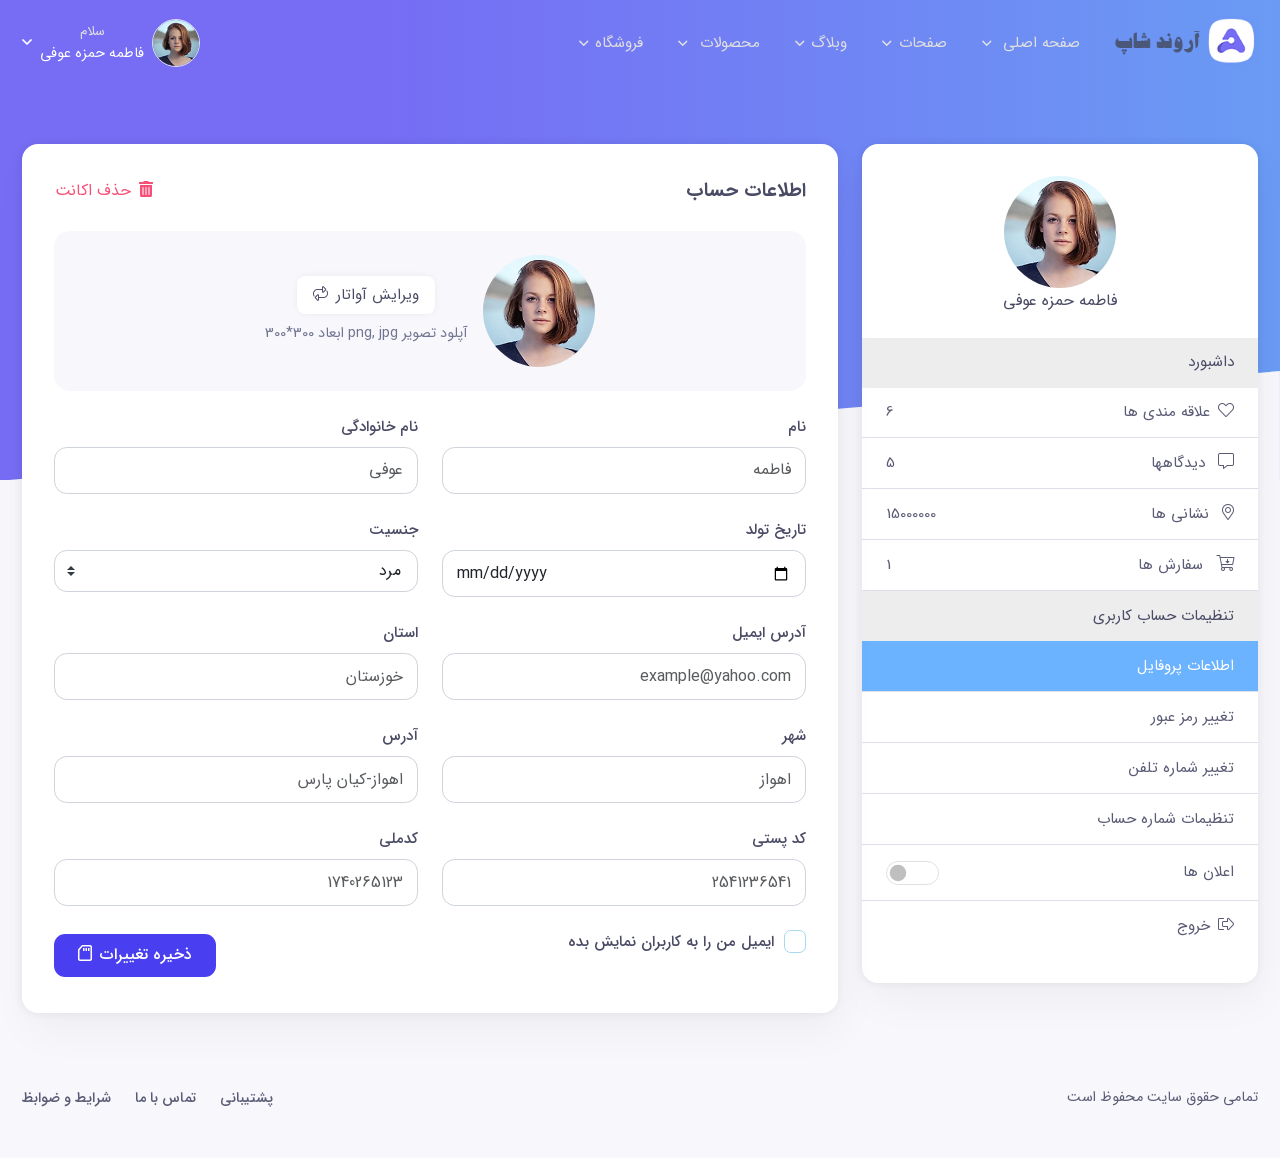
<file: assets/files/around/account-infoprofile-tab.html>
<html lang="en">

<head>
    <meta charset="UTF-8">
    <meta name="viewport" content="width=device-width, initial-scale=1.0">
    <title>صفحه حساب کاربری</title>
    <link href="https://cdn.jsdelivr.net/npm/bootstrap@5.1.3/dist/css/bootstrap.min.css" rel="stylesheet"
        integrity="sha384-1BmE4kWBq78iYhFldvKuhfTAU6auU8tT94WrHftjDbrCEXSU1oBoqyl2QvZ6jIW3" crossorigin="anonymous">
   
    <link rel="stylesheet" href="css/all.min.css">
    <link rel="stylesheet" href="css/respansive.css">
    <link rel="stylesheet" href="style.css">
</head>

<body style="background-color:#f7f7fc;">
    <div class="bg-close">
    </div>
    <header class="header-paccount">
        <nav class="area_navbar area_navbar-nonShdow">
            <div class="container container_nav">
                <div
                    class="row d-flex justify-content-between align-items-center navbarr justify-content-md-between ">
                    <div class="col-4   d-block d-lg-none area-icon-bar">
                        <div class="icon_meni_bar icon_meni_bar-white">
                            <a class="d-block d-xl-none"><i class="fas fa-bars me-2"></i></a>
                        </div>
                        <div id="menu_mobile" class="menu_mobile ">
                            <div class="header_menu_mobile d-flex align-items-center">
                                <button type="button" class="btn-close close_menu_mobile" aria-label="Close"></button>
                                <img src="images/logosmal.png" />
                            </div>
                            <div class="area_menu_mobile menu-top-menu-container" id="accordian">
                                <ul class="menu-multi-level">
                                    <li class="menu-item-has-children"><a href="#">صفحه اصلی </a>
                                        <ul class="sub-menu">
                                            <li><a href="index.html">صفحه اصلی 1</a></li>
                                            <li><a href="index2.html">صفحه اصلی 2</a></li>
                                           <li><a href="index3.html">صفحه اصلی 3</a> </li>
                                        </ul>
                                    </li>
                                    <li class="menu-item-has-children"><a href="#">صفحات</a>
                                        <ul class="sub-menu">
                                            <li><a href="about.html">درباره ما</a></li>
                                            <li class="menu-item-has-children"><a href="#">تماس با ما</a>
                                                <ul class="sub-menu">
                                                    <li><a href="contact.html"> طرح 1</a></li>
                                                    <li><a href="contacts-v2.html">طرح 2</a>
                                                    </li>
                                                </ul>
                                            </li>
                                            <li><a href="account.html">حساب کاربری</a>
                                            </li>
                                            <li><a href="404.html">خطا 404</a></li>
                                        </ul>
                                    </li>
                                    <li class="menu-item-has-children"><a href="#">وبلاگ</a>
                                        <ul class="sub-menu">
                                            <li class="menu-item-has-children"><a href="#">ساختماشانی های
                                                </a>
                                                <ul class="sub-menu">
                                                    <li><a href="blog-masonry-four-columns.html">چهار ستون </a>
                                                    </li>
                                                    <li><a href="blog-masonry-left-sidebar.html">نوار کناری سمت چپ </a></li>
                                                    <li><a href="blog-masonry-right-sidebar.html">نوار کناری سمت راست </a>
                                                    </li>
                                                </ul>
                                            </li>
                                            <li class="menu-item-has-children"><a href="#">جزییات وبلاگ </a>
                                                <ul class="sub-menu">
                                                    <li><a href="blog-single-left-sidebar.html">پیش فرض</a></li>
                                                    <li><a href="blog-single-right-sidebar.html">نوار کناری سمت راست</a>
                                                    </li>
    
                                                    <li><a href="blog-single.html">جزییات وبلاگ بدون سایدبار</a>
                                                    </li>
                                                </ul>
                                            </li>
                                            <li class="menu-item-has-children"><a href="#">لیستی </a>
                                                <ul class="sub-menu">
                                                    <li><a href="blog-list-left-sidebar.html">نوار کناری سمت چپ</a></li>
                                                    <li><a href="blog-list-right-sidebar.html">نوار کناری سمت راست</a>
                                                    </li>
    
                                                    <li><a href="blog-list.html">لیستی بدون سایدبار</a>
                                                    </li>
                                                </ul>
                                            </li>
                                        </ul>
                                    </li>
    
                                    <li class="menu-item-has-children"><a href="#">محصولات</a>
                                        <ul class="sub-menu">
                                            <li class="mega-menu-col">
                                                <a class="title-megamenu-mobile" href="#">لوازم دیجیتالی</a>
                                                <ul>
                                                    <li><a href="#"> دوربین مدار بسته </a></li>
                                                    <li><a href="#">هدست</a></li>
                                                    <li><a href="#">تلویزیون hd</a></li>
                                                    <li><a href="#">موبایل</a></li>
                                                    <li><a href="#"> دوربین عکاسی</a></li>
                                                    <li><a href="#">وسایل جانبی موبایل</a></li>
                                                </ul>
                                            </li>
    
                                            <li class="mega-menu-col">
                                                <a class="title-megamenu-mobile" href="#">لباس و پوشاک</a>
                                                <ul>
                                                    <li><a href="#"> مانتو</a></li>
                                                    <li><a href="#">شلوار</a></li>
                                                    <li><a href="#">پیراهن</a></li>
                                                    <li><a href="#">شال و روسری</a></li>
                                                    <li><a href="#">پالتو</a></li>
                                                    <li><a href="#">کت و شلوار</a></li>
                                                </ul>
                                            </li>
    
                                            <li class="mega-menu-col">
                                                <a class="title-megamenu-mobile" href="#">کیف</a>
                                                <ul>
                                                    <li><a href="#">کیف زنانه</a></li>
                                                    <li><a href="#">کوله پشتی</a></li>
                                                    <li><a href="#">کیف اداری</a></li>
                                                    <li><a href="#">کیف جیبی</a></li>
                                                    <li><a href="#"> کیف رو دوشی</a></li>
                                                    <li><a href="#">کیف دستی</a></li>
                                                </ul>
                                            </li>
                                            <li class="mega-menu-col">
                                                <a class="title-megamenu-mobile" href="#">کفش</a>
                                                <ul>
                                                    <li><a href="#">کفش اسپرست</a></li>
                                                    <li><a href="#">کفش ورزشی</a></li>
                                                    <li><a href="#">کفش مجلسی</a></li>
                                                    <li><a href="#">کفش تخت</a></li>
                                                </ul>
                                            </li>
                                        </ul>
                                    </li>
    
    
                                    <li class="menu-item-has-children"><a href="#">فروشگاه</a>
                                        <ul class="sub-menu">
                                            <li class="mega-menu-col">
                                                <a class="title-megamenu-mobile" href="#">صفحات دیگر</a>
                                                <ul>
                                                    <li><a href="shop-product-detail-left-sidebar.html">جزییات محصول
                                                            سمت چپ</a></li>
                                                    <li><a href="shop-product-detail-right-sidebar.html">جزییات
                                                            محصول سمت راست</a></li>
                                                    <li><a href="cart.html"> سبد خرید</a></li>
                                                    <li><a href="checkout.html">بررسی</a></li>
                                                    <li><a href="wishlist.html">لیست مورد علاقه</a></li>
                                                </ul>
                                            </li>
                                            <li class="mega-menu-col">
                                                <a class="title-megamenu-mobile" href="#">طرح بندی صفحه خرید</a>
                                                <ul>
                                                    <li><a href="shop-ns.html">شبکه ای چهار ستون</a></li>
                                                    <li><a href="shop-left-sidebar.html">شبکه ای نوار کناری سمت
                                                            چپ</a></li>
                                                    <li><a href="shop-right-sidebar.html"> شبکه ای نوار کناری سمت
                                                            راست</a></li>
                                                </ul>
                                            </li>
                                        </ul>
                                    </li>
    
                                </ul>
    
                            </div>
                            <div class="footer_menu_mobile ">
                                <a href="#" class="btn btn-block btn_menu_mobile "><i class="fal fa-user ms-2"></i>
                                    ورود به سایت
                                </a>
                            </div>
                        </div>
                    </div>
                    <div class="col-4  col-md-3  col-lg-9 col_menu_top d-none d-lg-block">
                        <div class="arealogo float-end ps-3">
                            <a href="index.html" class="d-none d-lg-block"> <img src="images/logo.png" /></a>
                        </div>
                        <div class="top_menu top-menu-color-bright h-100 ">
                            <ul class="d-flex h-100 align-items-center">
                                <li><a href="#">صفحه اصلی <i class="fa fa-angle-down" aria-hidden="true"></i></a>
                                    <ul class="sub-menu">
                                        <li><a href="index.html">صفحه اصلی 1</a></li>
                                        <li><a href="index2.html">صفحه اصلی 2</a></li>
                                       <li><a href="index3.html">صفحه اصلی 3</a> </li>
                                    </ul>
                                </li>
                                <li><a href="#">صفحات<i class="fa fa-angle-down" aria-hidden="true"></i></a>
                                    <ul class="sub-menu">
                                        <li><a href="about.html">درباره ما</a></li>
                                        <li><a href="#">تماس با ما<i class="fal fa-angle-left"></i></a>
                                            <ul class="sub-menu">
                                                <li><a href="contact.html"> طرح 1</a></li>
                                                <li><a href="contacts-v2.html">طرح 2</a>
                                                </li>
                                            </ul>
                                        </li>
                                        <li><a href="account.html">حساب کاربری</a>
                                        </li>
                                        <li><a href="404.html">خطا 404</a></li>
                                    </ul>
                                </li>
                                <li><a href="#">وبلاگ<i class="fa fa-angle-down" aria-hidden="true"></i></a>
                                    <ul class="sub-menu">
                                        <li><a href="#">ساختمانی <i class="fal fa-angle-left"></i>
                                            </a>
                                            <ul class="sub-menu">
                                                <li><a href="blog-masonry-four-columns.html">چهار ستون </a>
                                                </li>
                                                <li><a href="blog-masonry-left-sidebar.html">نوار کناری سمت چپ </a>
                                                </li>
                                                <li><a href="blog-masonry-right-sidebar.html">نوار کناری سمت راست
                                                    </a>
                                                </li>
                                            </ul>
                                        </li>
                                        <li><a href="#">جزییات وبلاگ <i class="fal fa-angle-left"></i></a>
                                            <ul class="sub-menu">
                                                <li><a href="blog-single-left-sidebar.html">پیش فرض</a></li>
                                                <li><a href="blog-single-right-sidebar.html">نوار کناری سمت راست</a>
                                                </li>

                                                <li><a href="blog-single.html">جزییات وبلاگ بدون سایدبار</a>
                                                </li>
                                            </ul>
                                        </li>
                                        <li><a href="#">لیستی <i class="fal fa-angle-left"></i></a>
                                            <ul class="sub-menu">
                                                <li><a href="blog-list-left-sidebar.html">نوار کناری سمت چپ</a></li>
                                                <li><a href="blog-list-right-sidebar.html">نوار کناری سمت راست</a>
                                                </li>

                                                <li><a href="blog-list.html">لیستی بدون سایدبار</a>
                                                </li>
                                            </ul>
                                        </li>
                                    </ul>
                                </li>
                                <li class="container-mega-menu"><a href="#">محصولات
                                        <i class="fa fa-angle-down" aria-hidden="true"></i>
                                    </a>
                                    <div class="area-megamenu">
                                        <div class="row">
                                            <div class="col-12 d-flex mb-4">
                                                <div class="mega-menu-col col-3">
                                                    <a class="title_megamenu" href="#">لوازم دیجیتالی</a>
                                                    <ul>
                                                        <li><a href="#"> دوربین مدار بسته </a></li>
                                                        <li><a href="#">هدست</a></li>
                                                        <li><a href="#">تلویزیون hd</a></li>
                                                        <li><a href="#">موبایل</a></li>
                                                        <li><a href="#"> دوربین عکاسی</a></li>
                                                        <li><a href="#">وسایل جانبی موبایل</a></li>
                                                    </ul>
                                                </div>
                                                <div class="mega-menu-col col-3">
                                                    <a class="title_megamenu" href="#">لباس و پوشاک</a>
                                                    <ul>
                                                        <li><a href="#"> مانتو</a></li>
                                                        <li><a href="#">شلوار</a></li>
                                                        <li><a href="#">پیراهن</a></li>
                                                        <li><a href="#">شال و روسری</a></li>
                                                        <li><a href="#">پالتو</a></li>
                                                        <li><a href="#">کت و شلوار</a></li>
                                                    </ul>
                                                </div>
                                                <div class="mega-menu-col col-3">
                                                    <a class="title_megamenu" href="#">کیف</a>
                                                    <ul>
                                                        <li><a href="#">کیف زنانه</a></li>
                                                        <li><a href="#">کوله پشتی</a></li>
                                                        <li><a href="#">کیف اداری</a></li>
                                                        <li><a href="#">کیف جیبی</a></li>
                                                        <li><a href="#"> کیف رو دوشی</a></li>
                                                        <li><a href="#">کیف دستی</a></li>
                                                    </ul>
                                                </div>
                                                <div class="mega-menu-col col-3 ">
                                                    <a class="title_megamenu" href="#">کفش</a>
                                                    <ul>
                                                        <li><a href="#">کفش اسپرست</a></li>
                                                        <li><a href="#">کفش ورزشی</a></li>
                                                        <li><a href="#">کفش مجلسی</a></li>
                                                        <li><a href="#">کفش تخت</a></li>
                                                    </ul>
                                                </div>
                                            </div>

                                            <div class="mega-menu-col col-4">
                                                <div class="baner-megamenu">
                                                    <a href="shop-left-sidebar.html"> <img class="img-fluid"
                                                            src="images/img203.jpg" alt="تصویر مگامنو">
                                                    </a>

                                                </div>
                                            </div>
                                            <div class="mega-menu-col col-4">
                                                <div class="baner-megamenu">
                                                    <a href="shop-left-sidebar.html"> <img class="img-fluid"
                                                            src="images/img202.jpg" alt="تصویر مگامنو">
                                                    </a>

                                                </div>
                                            </div>

                                            <div class="mega-menu-col col-4">
                                                <div class="baner-megamenu">
                                                    <a href="shop-left-sidebar.html"> <img class="img-fluid"
                                                            src="images/img204.jpg" alt="تصویر مگامنو">
                                                    </a>

                                                </div>
                                            </div>
                                        </div>
                                    </div>
                                </li>

                                <li class="container-mega-menu"><a href="#">فروشگاه<i class="fa fa-angle-down"
                                            aria-hidden="true"></i></a>
                                    <div class="area-megamenu pb-5">
                                        <div class="row">
                                            <div class="mega-menu-col col-4">
                                                <a class="title_megamenu" href="#">صفحات دیگر</a>
                                                <ul>
                                                    <li><a href="shop-product-detail-left-sidebar.html">جزییات محصول
                                                            سمت چپ</a></li>
                                                    <li><a href="shop-product-detail-right-sidebar.html">جزییات
                                                            محصول سمت راست</a></li>
                                                    <li><a href="wishlist.html">لیست مورد علاقه</a></li>
                                                    <li><a href="cart.html"> سبد خرید</a></li>
                                                    <li><a href="checkout.html">بررسی</a></li>
                                                </ul>
                                            </div>
                                            <div class="mega-menu-col col-4">
                                                <a class="title_megamenu" href="#">طرح بندی صفحه خرید</a>
                                                <ul>
                                                    <li><a href="shop-ns.html">شبکه ای چهار ستون</a></li>
                                                    <li><a href="shop-left-sidebar.html">شبکه ای نوار کناری سمت
                                                            چپ</a></li>
                                                    <li><a href="shop-right-sidebar.html"> شبکه ای نوار کناری سمت
                                                            راست</a></li>
                                                </ul>
                                            </div>
                                            <div class="mega-menu-col col-4">
                                                <div class="baner-megamenu">
                                                    <img class="img-fluid" src="images/img201.jpg" alt="تصویر مگامنو">

                                                    <div class="baner-megamenu-info">
                                                        <h3 class="baner-megamenu-title">مجموعه جدید</h3>
                                                        <h4 class="baner-megamenu-title">٪50 تخفیف</h4>
                                                        <a href="shop-left-sidebar.html" class="btn-5">اکنون خرید
                                                            کنید</a>
                                                    </div>
                                                </div>
                                            </div>
                                        </div>
                                    </div>
                                </li>
                            </ul>
                        </div>
                    </div>
                    <div class="col-4  col-lg-3 d-flex justify-content-end ">
                        <div class="navbar-tool-account d-flex align-items-center">
                            <a href="#">
                                <img src="images/img10.jpg" alt="">
                            </a>
                            <a href="#" class="link-name-user-account d-flex align-items-center">
                                <div class="name-user-account d-flex flex-column align-items-center  mx-2">
                                    <span>سلام</span>
                                    فاطمه حمزه عوفی
                                </div>
                            </a>
                            <ul class="dropdown-user-account nav nav-pills">
                                <li> <a href="account.html" class="nav-link active" id="favorits-tab"><i
                                            class="fal fa-heart ms-2"></i>علاقه مندی ها <span
                                            class="dropdown-user-account-meta">6</span> </a>
                                </li>
                                <li> <a href="account-comment-tab.html" class="nav-link" id="comment-tab"><i
                                            class="fal fa-comment-alt ms-2"></i>دیدگاهها <span
                                            class="dropdown-user-account-meta">5</span> </a>
                                </li>
                                <li> <a href="account-contact-tab.html" class="nav-link" id="contact-tab"><i
                                            class="fal fa-map-marker-alt ms-2"></i>نشانی ها <span
                                            class="dropdown-user-account-meta">15000000</span> </a>
                                </li>
                                <li> <a href="account-orders-tab.html" class="nav-link" id="orders-tab"><i
                                            class="fal fa-cart-arrow-down ms-2"></i>سفارش ها <span
                                            class="dropdown-user-account-meta">1</span> </a>
                                </li>


                                <li> <a href="account-infoprofile-tab.html" class="nav-link" id="infoprofile-tab"><i
                                            class="fal fa-user ms-2"></i>اطلاعات پروفایل </a>
                                </li>


                                <li> <a href="account-changePassword-tab.html" class="nav-link"
                                        id="changePassword-tab"><i class="fal fa-lock-alt ms-2"></i>تغییر رمز عبور </a>
                                </li>

                                <li> <a href="account-changTel-tab.html" class="nav-link" id="changTel-tab"><i
                                            class="fal fa-phone-alt ms-2"></i>تغییر شماره تلفن </a>
                                </li>

                                <li> <a href="account-setting-numberaccount-tab.html" class="nav-link"
                                        id="setting-numberaccount-tab"><i
                                            class="fal fa-credit-card-front ms-2"></i>تنطیمات شماره حساب </a>
                                </li>

                                <li> <a href="account-notification-tab.html" class="nav-link" id="notification-tab"><i
                                            class="fal fa-envelope-open-text ms-2"></i>اعلان ها </a>
                                </li>


                                <li> <a href="index.html"><i class="fal fa-sign-out-alt  ms-2"></i>خروج </a>
                                </li>
                            </ul>
                        </div>
                    </div>
                </div>
            </div>
        </nav>
        <nav class="area_navbar  area_navbar_sticky">
            <div class="container container_nav">
                <div
                    class="row d-flex justify-content-between align-items-center navbarr justify-content-md-between">
                    <div class="col-4   d-block d-lg-none area-icon-bar">
                        <div class="icon_meni_bar">
                            <a class="d-block d-xl-none"><i class="fas fa-bars me-2"></i></a>
                        </div>
                        <div id="menu_mobile" class="menu_mobile ">
                            <div class="header_menu_mobile d-flex align-items-center">
                                <button type="button" class="btn-close close_menu_mobile" aria-label="Close"></button>
                                <img src="images/logosmal.png" />
                            </div>
                            <div class="area_menu_mobile menu-top-menu-container" id="accordian">
                                <ul class="menu-multi-level">
                                    <li class="menu-item-has-children"><a href="#">صفحه اصلی </a>
                                        <ul class="sub-menu">
                                            <li><a href="index.html">صفحه اصلی 1</a></li>
                                            <li><a href="index2.html">صفحه اصلی 2</a></li>
                                           <li><a href="index3.html">صفحه اصلی 3</a> </li>
                                        </ul>
                                    </li>
                                    <li class="menu-item-has-children"><a href="#">صفحات</a>
                                        <ul class="sub-menu">
                                            <li><a href="about.html">درباره ما</a></li>
                                            <li class="menu-item-has-children"><a href="#">تماس با ما</a>
                                                <ul class="sub-menu">
                                                    <li><a href="contact.html"> طرح 1</a></li>
                                                    <li><a href="contacts-v2.html">طرح 2</a>
                                                    </li>
                                                </ul>
                                            </li>
                                            <li><a href="account.html">حساب کاربری</a>
                                            </li>
                                            <li><a href="404.html">خطا 404</a></li>
                                        </ul>
                                    </li>
                                    <li class="menu-item-has-children"><a href="#">وبلاگ</a>
                                        <ul class="sub-menu">
                                            <li class="menu-item-has-children"><a href="#">ساختمانی
                                                </a>
                                                <ul class="sub-menu">
                                                    <li><a href="blog-masonry-four-columns.html">چهار ستون </a>
                                                    </li>
                                                    <li><a href="blog-masonry-left-sidebar.html">نوار کناری سمت چپ </a></li>
                                                    <li><a href="blog-masonry-right-sidebar.html">نوار کناری سمت راست </a>
                                                    </li>
                                                </ul>
                                            </li>
                                            <li class="menu-item-has-children"><a href="#">جزییات وبلاگ </a>
                                                <ul class="sub-menu">
                                                    <li><a href="blog-single-left-sidebar.html">پیش فرض</a></li>
                                                    <li><a href="blog-single-right-sidebar.html">نوار کناری سمت راست</a>
                                                    </li>
    
                                                    <li><a href="blog-single.html">جزییات وبلاگ بدون سایدبار</a>
                                                    </li>
                                                </ul>
                                            </li>
                                            <li class="menu-item-has-children"><a href="#">لیستی </a>
                                                <ul class="sub-menu">
                                                    <li><a href="blog-list-left-sidebar.html">نوار کناری سمت چپ</a></li>
                                                    <li><a href="blog-list-right-sidebar.html">نوار کناری سمت راست</a>
                                                    </li>
    
                                                    <li><a href="blog-list.html">لیستی بدون سایدبار</a>
                                                    </li>
                                                </ul>
                                            </li>
                                        </ul>
                                    </li>
    
                                    <li class="menu-item-has-children"><a href="#">محصولات</a>
                                        <ul class="sub-menu">
                                            <li class="mega-menu-col">
                                                <a class="title-megamenu-mobile" href="#">لوازم دیجیتالی</a>
                                                <ul>
                                                    <li><a href="#"> دوربین مدار بسته </a></li>
                                                    <li><a href="#">هدست</a></li>
                                                    <li><a href="#">تلویزیون hd</a></li>
                                                    <li><a href="#">موبایل</a></li>
                                                    <li><a href="#"> دوربین عکاسی</a></li>
                                                    <li><a href="#">وسایل جانبی موبایل</a></li>
                                                </ul>
                                            </li>
    
                                            <li class="mega-menu-col">
                                                <a class="title-megamenu-mobile" href="#">لباس و پوشاک</a>
                                                <ul>
                                                    <li><a href="#"> مانتو</a></li>
                                                    <li><a href="#">شلوار</a></li>
                                                    <li><a href="#">پیراهن</a></li>
                                                    <li><a href="#">شال و روسری</a></li>
                                                    <li><a href="#">پالتو</a></li>
                                                    <li><a href="#">کت و شلوار</a></li>
                                                </ul>
                                            </li>
    
                                            <li class="mega-menu-col">
                                                <a class="title-megamenu-mobile" href="#">کیف</a>
                                                <ul>
                                                    <li><a href="#">کیف زنانه</a></li>
                                                    <li><a href="#">کوله پشتی</a></li>
                                                    <li><a href="#">کیف اداری</a></li>
                                                    <li><a href="#">کیف جیبی</a></li>
                                                    <li><a href="#"> کیف رو دوشی</a></li>
                                                    <li><a href="#">کیف دستی</a></li>
                                                </ul>
                                            </li>
                                            <li class="mega-menu-col">
                                                <a class="title-megamenu-mobile" href="#">کفش</a>
                                                <ul>
                                                    <li><a href="#">کفش اسپرست</a></li>
                                                    <li><a href="#">کفش ورزشی</a></li>
                                                    <li><a href="#">کفش مجلسی</a></li>
                                                    <li><a href="#">کفش تخت</a></li>
                                                </ul>
                                            </li>
                                        </ul>
                                    </li>
    
    
                                    <li class="menu-item-has-children"><a href="#">فروشگاه</a>
                                        <ul class="sub-menu">
                                            <li class="mega-menu-col">
                                                <a class="title-megamenu-mobile" href="#">صفحات دیگر</a>
                                                <ul>
                                                    <li><a href="shop-product-detail-left-sidebar.html">جزییات محصول
                                                            سمت چپ</a></li>
                                                    <li><a href="shop-product-detail-right-sidebar.html">جزییات
                                                            محصول سمت راست</a></li>
                                                    <li><a href="cart.html"> سبد خرید</a></li>
                                                    <li><a href="checkout.html">بررسی</a></li>
                                                    <li><a href="wishlist.html">لیست مورد علاقه</a></li>
                                                </ul>
                                            </li>
                                            <li class="mega-menu-col">
                                                <a class="title-megamenu-mobile" href="#">طرح بندی صفحه خرید</a>
                                                <ul>
                                                    <li><a href="shop-ns.html">شبکه ای چهار ستون</a></li>
                                                    <li><a href="shop-left-sidebar.html">شبکه ای نوار کناری سمت
                                                            چپ</a></li>
                                                    <li><a href="shop-right-sidebar.html"> شبکه ای نوار کناری سمت
                                                            راست</a></li>
                                                </ul>
                                            </li>
                                        </ul>
                                    </li>
    
                                </ul>
    
                            </div>
                            <div class="footer_menu_mobile ">
                                <a href="#" class="btn btn-block btn_menu_mobile "><i class="fal fa-user ms-2"></i>
                                    ورود به سایت
                                </a>
                            </div>
                        </div>
                    </div>
                    <div class="col-4  col-md-3  col-lg-9 col_menu_top d-none d-lg-block">
                        <div class="arealogo float-end ps-3">
                            <a href="index.html" class="d-none d-lg-block"> <img src="images/logo.png" /></a>
                        </div>
                        <div class="top_menu top-menu-color-bright h-100 ">
                            <ul class="d-flex h-100 align-items-center">
                                <li><a href="#">صفحه اصلی <i class="fa fa-angle-down" aria-hidden="true"></i></a>
                                    <ul class="sub-menu">
                                        <li><a href="index.html">صفحه اصلی 1</a></li>
                                        <li><a href="index2.html">صفحه اصلی 2</a></li>
                                       <li><a href="index3.html">صفحه اصلی 3</a> </li>
                                    </ul>
                                </li>
                                <li><a href="#">صفحات<i class="fa fa-angle-down" aria-hidden="true"></i></a>
                                    <ul class="sub-menu">
                                        <li><a href="about.html">درباره ما</a></li>
                                        <li><a href="#">تماس با ما<i class="fal fa-angle-left"></i></a>
                                            <ul class="sub-menu">
                                                <li><a href="contact.html"> طرح 1</a></li>
                                                <li><a href="contacts-v2.html">طرح 2</a>
                                                </li>
                                            </ul>
                                        </li>
                                        <li><a href="account.html">حساب کاربری</a>
                                        </li>
                                        <li><a href="404.html">خطا 404</a></li>
                                    </ul>
                                </li>
                                <li><a href="#">وبلاگ<i class="fa fa-angle-down" aria-hidden="true"></i></a>
                                    <ul class="sub-menu">
                                        <li><a href="#">ساختمانی <i class="fal fa-angle-left"></i>
                                            </a>
                                            <ul class="sub-menu">
                                                <li><a href="blog-masonry-four-columns.html">چهار ستون </a>
                                                </li>
                                                <li><a href="blog-masonry-left-sidebar.html">نوار کناری سمت چپ </a>
                                                </li>
                                                <li><a href="blog-masonry-right-sidebar.html">نوار کناری سمت راست
                                                    </a>
                                                </li>
                                            </ul>
                                        </li>
                                        <li><a href="#">جزییات وبلاگ <i class="fal fa-angle-left"></i></a>
                                            <ul class="sub-menu">
                                                <li><a href="blog-single-left-sidebar.html">پیش فرض</a></li>
                                                <li><a href="blog-single-right-sidebar.html">نوار کناری سمت راست</a>
                                                </li>

                                                <li><a href="blog-single.html">جزییات وبلاگ بدون سایدبار</a>
                                                </li>
                                            </ul>
                                        </li>
                                        <li><a href="#">لیستی <i class="fal fa-angle-left"></i></a>
                                            <ul class="sub-menu">
                                                <li><a href="blog-list-left-sidebar.html">نوار کناری سمت چپ</a></li>
                                                <li><a href="blog-list-right-sidebar.html">نوار کناری سمت راست</a>
                                                </li>

                                                <li><a href="blog-list.html">لیستی بدون سایدبار</a>
                                                </li>
                                            </ul>
                                        </li>
                                    </ul>
                                </li>
                                <li class="container-mega-menu"><a href="#">محصولات
                                        <i class="fa fa-angle-down" aria-hidden="true"></i>
                                    </a>
                                    <div class="area-megamenu">
                                        <div class="row">
                                            <div class="col-12 d-flex mb-4">
                                                <div class="mega-menu-col col-3">
                                                    <a class="title_megamenu" href="#">لوازم دیجیتالی</a>
                                                    <ul>
                                                        <li><a href="#"> دوربین مدار بسته </a></li>
                                                        <li><a href="#">هدست</a></li>
                                                        <li><a href="#">تلویزیون hd</a></li>
                                                        <li><a href="#">موبایل</a></li>
                                                        <li><a href="#"> دوربین عکاسی</a></li>
                                                        <li><a href="#">وسایل جانبی موبایل</a></li>
                                                    </ul>
                                                </div>
                                                <div class="mega-menu-col col-3">
                                                    <a class="title_megamenu" href="#">لباس و پوشاک</a>
                                                    <ul>
                                                        <li><a href="#"> مانتو</a></li>
                                                        <li><a href="#">شلوار</a></li>
                                                        <li><a href="#">پیراهن</a></li>
                                                        <li><a href="#">شال و روسری</a></li>
                                                        <li><a href="#">پالتو</a></li>
                                                        <li><a href="#">کت و شلوار</a></li>
                                                    </ul>
                                                </div>
                                                <div class="mega-menu-col col-3">
                                                    <a class="title_megamenu" href="#">کیف</a>
                                                    <ul>
                                                        <li><a href="#">کیف زنانه</a></li>
                                                        <li><a href="#">کوله پشتی</a></li>
                                                        <li><a href="#">کیف اداری</a></li>
                                                        <li><a href="#">کیف جیبی</a></li>
                                                        <li><a href="#"> کیف رو دوشی</a></li>
                                                        <li><a href="#">کیف دستی</a></li>
                                                    </ul>
                                                </div>
                                                <div class="mega-menu-col col-3 ">
                                                    <a class="title_megamenu" href="#">کفش</a>
                                                    <ul>
                                                        <li><a href="#">کفش اسپرست</a></li>
                                                        <li><a href="#">کفش ورزشی</a></li>
                                                        <li><a href="#">کفش مجلسی</a></li>
                                                        <li><a href="#">کفش تخت</a></li>
                                                    </ul>
                                                </div>
                                            </div>

                                            <div class="mega-menu-col col-4">
                                                <div class="baner-megamenu">
                                                    <a href="shop-left-sidebar.html"> <img class="img-fluid"
                                                            src="images/img203.jpg" alt="تصویر مگامنو">
                                                    </a>

                                                </div>
                                            </div>
                                            <div class="mega-menu-col col-4">
                                                <div class="baner-megamenu">
                                                    <a href="shop-left-sidebar.html"> <img class="img-fluid"
                                                            src="images/img202.jpg" alt="تصویر مگامنو">
                                                    </a>

                                                </div>
                                            </div>

                                            <div class="mega-menu-col col-4">
                                                <div class="baner-megamenu">
                                                    <a href="shop-left-sidebar.html"> <img class="img-fluid"
                                                            src="images/img204.jpg" alt="تصویر مگامنو">
                                                    </a>

                                                </div>
                                            </div>
                                        </div>
                                    </div>
                                </li>

                                <li class="container-mega-menu"><a href="#">فروشگاه<i class="fa fa-angle-down"
                                            aria-hidden="true"></i></a>
                                    <div class="area-megamenu pb-5">
                                        <div class="row">
                                            <div class="mega-menu-col col-4">
                                                <a class="title_megamenu" href="#">صفحات دیگر</a>
                                                <ul>
                                                    <li><a href="shop-product-detail-left-sidebar.html">جزییات محصول
                                                            سمت چپ</a></li>
                                                    <li><a href="shop-product-detail-right-sidebar.html">جزییات
                                                            محصول سمت راست</a></li>
                                                    <li><a href="wishlist.html">لیست مورد علاقه</a></li>
                                                    <li><a href="cart.html"> سبد خرید</a></li>
                                                    <li><a href="checkout.html">بررسی</a></li>
                                                </ul>
                                            </div>
                                            <div class="mega-menu-col col-4">
                                                <a class="title_megamenu" href="#">طرح بندی صفحه خرید</a>
                                                <ul>
                                                    <li><a href="shop-ns.html">شبکه ای چهار ستون</a></li>
                                                    <li><a href="shop-left-sidebar.html">شبکه ای نوار کناری سمت
                                                            چپ</a></li>
                                                    <li><a href="shop-right-sidebar.html"> شبکه ای نوار کناری سمت
                                                            راست</a></li>
                                                </ul>
                                            </div>
                                            <div class="mega-menu-col col-4">
                                                <div class="baner-megamenu">
                                                    <img class="img-fluid" src="images/img201.jpg" alt="تصویر مگامنو">

                                                    <div class="baner-megamenu-info">
                                                        <h3 class="baner-megamenu-title">مجموعه جدید</h3>
                                                        <h4 class="baner-megamenu-title">٪50 تخفیف</h4>
                                                        <a href="shop-left-sidebar.html" class="btn-5">اکنون خرید
                                                            کنید</a>
                                                    </div>
                                                </div>
                                            </div>
                                        </div>
                                    </div>
                                </li>
                            </ul>
                        </div>
                    </div>
                    <div class="col-4  col-lg-3 d-flex justify-content-end ">
                        <div class="navbar-tool-account d-flex align-items-center">
                            <a href="#">
                                <img src="images/img10.jpg" alt="">
                            </a>
                            <a href="#" class="link-name-user-account d-flex align-items-center">
                                <div class="name-user-account d-flex flex-column align-items-center  mx-2">
                                    <span>سلام</span>
                                    فاطمه حمزه عوفی
                                </div>
                            </a>
                            <ul class="dropdown-user-account nav nav-pills">
                                <li> <a href="account.html" class="nav-link active" id="favorits-tab"><i
                                            class="fal fa-heart ms-2"></i>علاقه مندی ها <span
                                            class="dropdown-user-account-meta">6</span> </a>
                                </li>
                                <li> <a href="account-comment-tab.html" class="nav-link" id="comment-tab"><i
                                            class="fal fa-comment-alt ms-2"></i>دیدگاهها <span
                                            class="dropdown-user-account-meta">5</span> </a>
                                </li>
                                <li> <a href="account-contact-tab.html" class="nav-link" id="contact-tab"><i
                                            class="fal fa-map-marker-alt ms-2"></i>نشانی ها <span
                                            class="dropdown-user-account-meta">15000000</span> </a>
                                </li>
                                <li> <a href="account-orders-tab.html" class="nav-link" id="orders-tab"><i
                                            class="fal fa-cart-arrow-down ms-2"></i>سفارش ها <span
                                            class="dropdown-user-account-meta">1</span> </a>
                                </li>


                                <li> <a href="account-infoprofile-tab.html" class="nav-link" id="infoprofile-tab"><i
                                            class="fal fa-user ms-2"></i>اطلاعات پروفایل </a>
                                </li>


                                <li> <a href="account-changePassword-tab.html" class="nav-link"
                                        id="changePassword-tab"><i class="fal fa-lock-alt ms-2"></i>تغییر رمز عبور </a>
                                </li>

                                <li> <a href="account-changTel-tab.html" class="nav-link" id="changTel-tab"><i
                                            class="fal fa-phone-alt ms-2"></i>تغییر شماره تلفن </a>
                                </li>

                                <li> <a href="account-setting-numberaccount-tab.html" class="nav-link"
                                        id="setting-numberaccount-tab"><i
                                            class="fal fa-credit-card-front ms-2"></i>تنطیمات شماره حساب </a>
                                </li>

                                <li> <a href="account-notification-tab.html" class="nav-link" id="notification-tab"><i
                                            class="fal fa-envelope-open-text ms-2"></i>اعلان ها </a>
                                </li>


                                <li> <a href="index.html"><i class="fal fa-sign-out-alt  ms-2"></i>خروج </a>
                                </li>
                            </ul>
                        </div>
                    </div>
                </div>
            </div>
        </nav>
    </header>
    <div class="content">
        <section>
            <div class="bg-gradiant-account">
                <div class="area-shape-bottom">
                    <svg xmlns="http://www.w3.org/2000/svg" viewBox="0 0 3000 260">
                        <polygon fill="currentColor" points="0,257 0,260 3000,260 3000,0"></polygon>
                    </svg>
                </div>
            </div>
        </section>
        <section class="mb-5 area-content-paccount">
            <div class="container">
                <div class="row">
                    <div class="col-12 col-lg-4 mb-4 mb-lg-0">
                        <div class="sidebar-account ">
                            <div class="avatar-user d-flex flex-column justify-content-center align-items-center mb-4">
                                <img class="img-avatar-user" src="images/img11.jpg">
                                <div class="name-avatar-user">
                                    <h4>فاطمه حمزه عوفی</h4>
                                </div>
                            </div>
                            <div class="account-menu d-none d-lg-block">
                                <div class="nav flex-column nav-pills nav-pills-account-menu" id="v-pills-tab"
                                    role="tablist" aria-orientation="vertical">
                                    <button class="nav-link border-bottom-none ">
                                        <h3>داشبورد</h3>
                                    </button>
                                    <button class="nav-link " id="favorits-tab" data-bs-toggle="pill"
                                        data-bs-target="#content1" type="button" role="tab" aria-controls="content1"
                                        aria-selected="false">
                                        <i class="fal fa-heart ms-2"></i>علاقه مندی ها <span
                                            class="dropdown-user-account-meta">6</span>
                                    </button>
                                    <button class="nav-link " id="comment-tab" data-bs-toggle="pill"
                                        data-bs-target="#content2" type="button" role="tab" aria-controls="content2"
                                        aria-selected="false">
                                        <i class="fal fa-comment-alt ms-2"></i>
                                        دیدگاهها
                                        <span class="dropdown-user-account-meta">5</span>
                                    </button>
                                    <button class="nav-link " id="contact-tab" data-bs-toggle="pill"
                                        data-bs-target="#content3" type="button" role="tab" aria-controls="content9"
                                        aria-selected="false">

                                        <i class="fal fa-map-marker-alt  ms-2"></i>
                                        نشانی ها
                                        <span class="dropdown-user-account-meta">15000000</span>
                                    </button>
                                    <button class="nav-link " id="orders-tab" data-bs-toggle="pill"
                                        data-bs-target="#content4" type="button" role="tab" aria-controls="content4"
                                        aria-selected="true">
                                        <i class="fal fa-cart-arrow-down  ms-2"></i>
                                        سفارش ها
                                        <span class="dropdown-user-account-meta">1</span> </a></li>
                                    </button>
                                    <button class="nav-link border-bottom-none">
                                        <h3>تنظیمات حساب کاربری</h3>
                                    </button>
                                    <button class="nav-link  active" id="infoprofile-tab" data-bs-toggle="pill"
                                        data-bs-target="#content5" type="button" role="tab" aria-controls="content5"
                                        aria-selected="false">
                                        اطلاعات پروفایل
                                    </button>
                                    <button class="nav-link" id="changePassword-tab" data-bs-toggle="pill"
                                        data-bs-target="#content6" type="button" role="tab" aria-controls="content6"
                                        aria-selected="false">
                                        تغییر
                                        رمز عبور
                                    </button>
                                    <button class="nav-link" id="changTel-tab" data-bs-toggle="pill"
                                        data-bs-target="#content7" type="button" role="tab" aria-controls="content7"
                                        aria-selected="false">
                                        تغییر
                                        شماره تلفن
                                    </button>
                                    <button class="nav-link" id="setting-numberaccount-tab" data-bs-toggle="pill"
                                        data-bs-target="#content8" type="button" role="tab" aria-controls="content8"
                                        aria-selected="false">
                                        تنظیمات شماره حساب
                                    </button>

                                    <button class="nav-link d-flex align-items-center justify-content-between"
                                        id="notification-tab" data-bs-toggle="pill" data-bs-target="#content9"
                                        type="button" role="tab" aria-controls="content9" aria-selected="false">
                                        اعلان ها
                                        <div class="form-check form-switch">
                                            <input class="form-check-input" type="checkbox" role="switch"
                                                id="flexSwitchCheckDefault">
                                        </div>
                                    </button>
                                    <button class="nav-link" id="logout" type="button">
                                        <i class="fal fa-sign-out-alt  ms-2"></i>خروج
                                    </button>
                                </div>
                            </div>
                            <div class="area-account-menu-collapse d-block d-lg-none">
                                <div class="area-btn-collapse-accountMenu  mb-4">
                                            <a class="btn btn-5" data-bs-toggle="collapse" href="#area-account-menu" role="button" aria-expanded="false" aria-controls="area-account-menu">
                                                منو اکانت
                                                <i class="fas fa-bars me-2"></i>
                                            </a>
                                </div>
                                <div class="collapse account-menu" id="area-account-menu">
                                    <div class="nav flex-column nav-pills nav-pills-account-menu" id="v-pills-tab"
                                    role="tablist" aria-orientation="vertical">
                                    <button class="nav-link border-bottom-none ">
                                        <h3>داشبورد</h3>
                                    </button>
                                    <button class="nav-link" id="favorits-tab" data-bs-toggle="pill"
                                        data-bs-target="#content1" type="button" role="tab" aria-controls="content1"
                                        aria-selected="false">
                                        <i class="fal fa-heart ms-2"></i>علاقه مندی ها <span
                                            class="dropdown-user-account-meta">6</span>
                                    </button>
                                    <button class="nav-link " id="comment-tab" data-bs-toggle="pill"
                                        data-bs-target="#content2" type="button" role="tab" aria-controls="content2"
                                        aria-selected="false">
                                        <i class="fal fa-comment-alt ms-2"></i>
                                        دیدگاهها
                                        <span class="dropdown-user-account-meta">5</span>
                                    </button>
                                    <button class="nav-link " id="contact-tab" data-bs-toggle="pill"
                                        data-bs-target="#content3" type="button" role="tab" aria-controls="content9"
                                        aria-selected="false">
                                        <i class="fal fa-map-marker-alt  ms-2"></i>
                                        نشانی ها
                                        <span class="dropdown-user-account-meta">15000000</span>
                                    </button>
                                    <button class="nav-link" id="orders-tab" data-bs-toggle="pill"
                                        data-bs-target="#content4" type="button" role="tab" aria-controls="content4"
                                        aria-selected="true">
                                        <i class="fal fa-cart-arrow-down  ms-2"></i>
                                        سفارش ها
                                        <span class="dropdown-user-account-meta">1</span> </a></li>
                                    </button>
                                    <button class="nav-link border-bottom-none">
                                        <h3>تنظیمات حساب کاربری</h3>
                                    </button>
                                    <button class="nav-link  active" id="infoprofile-tab" data-bs-toggle="pill"
                                        data-bs-target="#content5" type="button" role="tab" aria-controls="content5"
                                        aria-selected="false">
                                        اطلاعات پروفایل
                                    </button>
                                    <button class="nav-link" id="changePassword-tab" data-bs-toggle="pill"
                                        data-bs-target="#content6" type="button" role="tab" aria-controls="content6"
                                        aria-selected="false">
                                    تغییر
                                        رمز عبور
                                    </button>
                                    <button class="nav-link" id="changTel-tab" data-bs-toggle="pill"
                                        data-bs-target="#content7" type="button" role="tab" aria-controls="content7"
                                        aria-selected="false">
                                        تغییر
                                        شماره تلفن
                                    </button>
                                    <button class="nav-link" id="setting-numberaccount-tab" data-bs-toggle="pill"
                                        data-bs-target="#content8" type="button" role="tab" aria-controls="content8"
                                        aria-selected="false">
                                        تنظیمات شماره حساب
                                    </button>
                                    <button class="nav-link d-flex align-items-center justify-content-between"
                                        id="notification-tab" data-bs-toggle="pill" data-bs-target="#content9"
                                        type="button" role="tab" aria-controls="content9" aria-selected="false">
                                        اعلان ها
                                        <div class="form-check form-switch">
                                            <input class="form-check-input" type="checkbox" role="switch"
                                                id="flexSwitchCheckDefault">
                                        </div>
                                    </button>
                                    <button class="nav-link" id="logout" type="button">
                                        <i class="fal fa-sign-out-alt  ms-2"></i>خروج
                                    </button>
                                   </div>
                                </div>
                            </div>
                        </div>
                    </div>
                    <div class="col-12 col-lg-8">
                        <div class="tab-content tab-content-account-user" id="myTabContent">
                            <div class="tab-pane fade" id="content1" role="tabpanel"
                                aria-labelledby="favorits-tab">
                                <div
                                    class="header-tab-content-account d-flex justify-content-between align-items-center mb-4">
                                    <h1 class="title-tabcontent-account ms-2">
                                        علاقه مندی ها
                                        <span class="count-content-tab me-2">6</span>
                                    </h1>
                                    <form>
                                        <button class="btn btn-remove-favorites" type="button"><i
                                                class="fas fa-trash-alt ms-2"></i>حذف همه</button>
                                    </form>
                                </div>
                                <div class="row">
                                    <div
                                        class="col-12   col-sm-6 col-md-4 col-lg-6 col-xl-4 mb_col_productNew d-flex justify-content-center">
                                        <div class="product_cart product_cart-account">
                                            <a class="card-floating-icon" href="#"> <i class="fas fa-trash-alt"></i></a>
                                            <a href="#" class="card_product_img"><img src="images/shoes541.jpg"
                                                    class="img-fluid"></a>
                                            <div class="body_card_product text-right">
                                                <a href="#">
                                                    <h3>کفش اسپرت </h3>
                                                </a>
                                                <div class="price_card_product"> <del
                                                        class="ms-1">350000تومان</del><span>
                                                        120000
                                                        تومان</span></div>
                                            </div>
                                            <div
                                                class="card_footer_product d-flex justify-content-between align-items-center">
                                                <div class="star_rating">
                                                    <span class="star-icon star-icon-active"><i
                                                            class="far fa-star"></i></span>
                                                    <span class="star-icon star-icon-active"><i
                                                            class="far fa-star"></i></span>
                                                    <span class="star-icon star-icon-active"><i
                                                            class="far fa-star"></i></span>
                                                    <span class="star-icon "><i class="far fa-star"></i></span>
                                                    <span class="star-icon"><i class="far fa-star"></i></span>
                                                </div>
                                                <div class="area_icon_cardFooter d-flex align-items-center">
                                                    <a href="#" class="p-0"><i class="fal fa-cart-plus"></i><span
                                                            class="tooltip-site tooltip-cardFooter-account"> سبد
                                                            خرید </span></a>
                                                </div>
                                            </div>
                                        </div>
                                    </div>
                                    <div
                                        class="col-12  col-sm-6 col-md-4 col-lg-6 col-xl-4 mb_col_productNew d-flex justify-content-center">
                                        <div class="product_cart product_cart-account">
                                            <a class="card-floating-icon" href="#"> <i class="fas fa-trash-alt"></i></a>
                                            <a href="#" class="card_product_img"><img src="images/kolah757.jpg"
                                                    class="img-fluid"></a>
                                            <div class="body_card_product text-right">
                                                <a href="#">
                                                    <h3>کلاه آفتاب گیر </h3>
                                                </a>
                                                <div class="price_card_product"> <del
                                                        class="ms-1">15000تومان</del><span>
                                                        12000 تومان</span>
                                                </div>
                                            </div>
                                            <div
                                                class="card_footer_product d-flex justify-content-between align-items-center">
                                                <div class="star_rating">
                                                    <span class="star-icon star-icon-active"><i
                                                            class="far fa-star"></i></span>
                                                    <span class="star-icon star-icon-active"><i
                                                            class="far fa-star"></i></span>
                                                    <span class="star-icon star-icon-active"><i
                                                            class="far fa-star"></i></span>
                                                    <span class="star-icon star-icon-active"><i
                                                            class="far fa-star"></i></span>
                                                    <span class="star-icon"><i class="far fa-star"></i></span>
                                                </div>
                                                <div class="area_icon_cardFooter d-flex align-items-center">
                                                    <a href="#" class="p-0"><i class="fal fa-cart-plus"></i><span
                                                            class="tooltip-site tooltip-cardFooter-account"> سبد
                                                            خرید </span></a>
                                                </div>
                                            </div>
                                        </div>
                                    </div>
                                    <div
                                        class="col-12  col-sm-6 col-md-4 col-lg-6 col-xl-4 mb_col_productNew d-flex justify-content-center">
                                        <div class="product_cart product_cart-account">
                                            <a class="card-floating-icon" href="#"> <i class="fas fa-trash-alt"></i></a>
                                            <a href="#" class="card_product_img"><img src="images/hansfari78.jpg"
                                                    class="img-fluid"></a>
                                            <div class="body_card_product text-right">
                                                <a href="#">
                                                    <h3>هدفون بی سیم </h3>
                                                </a>
                                                <div class="price_card_product"> <del
                                                        class="ms-1">1500000تومان</del><span>
                                                        120000
                                                        تومان</span>
                                                </div>
                                            </div>
                                            <div
                                                class="card_footer_product d-flex justify-content-between align-items-center">
                                                <div class="star_rating">
                                                    <span class="star-icon star-icon-active"><i
                                                            class="far fa-star"></i></span>
                                                    <span class="star-icon star-icon-active"><i
                                                            class="far fa-star"></i></span>
                                                    <span class="star-icon star-icon-active"><i
                                                            class="far fa-star"></i></span>
                                                    <span class="star-icon "><i class="far fa-star"></i></span>
                                                    <span class="star-icon"><i class="far fa-star"></i></span>
                                                </div>
                                                <div class="area_icon_cardFooter d-flex align-items-center">
                                                    <a href="#" class="p-0"><i class="fal fa-cart-plus"></i><span
                                                            class="tooltip-site tooltip-cardFooter-account"> سبد
                                                            خرید </span></a>
                                                </div>
                                            </div>
                                        </div>
                                    </div>
                                    <div
                                        class="col-12  col-sm-6 col-md-4 col-lg-6 col-xl-4 mb_col_productNew d-flex justify-content-center">
                                        <div class="product_cart product_cart-account">
                                            <a class="card-floating-icon" href="#"> <i class="fas fa-trash-alt"></i></a>
                                            <a href="#" class="card_product_img"><img src="images/pirhan587.jpg"
                                                    class="img-fluid"></a>
                                            <div class="body_card_product text-right">
                                                <a href="#">
                                                    <h3>پیراهن مردانه</h3>
                                                </a>
                                                <div class="price_card_product"> <del
                                                        class="ms-1">20000تومان</del><span>
                                                        150000
                                                        تومان</span>
                                                </div>
                                            </div>
                                            <div
                                                class="card_footer_product d-flex justify-content-between align-items-center">
                                                <div class="star_rating">
                                                    <span class="star-icon star-icon-active"><i
                                                            class="far fa-star"></i></span>
                                                    <span class="star-icon star-icon-active"><i
                                                            class="far fa-star"></i></span>
                                                    <span class="star-icon star-icon-active"><i
                                                            class="far fa-star"></i></span>
                                                    <span class="star-icon star-icon-active"><i
                                                            class="far fa-star"></i></span>
                                                    <span class="star-icon star-icon-active"><i
                                                            class="far fa-star"></i></span>
                                                </div>
                                                <div class="area_icon_cardFooter d-flex align-items-center">
                                                    <a href="#" class="p-0"><i class="fal fa-cart-plus"></i><span
                                                            class="tooltip-site tooltip-cardFooter-account"> سبد
                                                            خرید </span></a>
                                                </div>
                                            </div>
                                        </div>
                                    </div>
                                    <div
                                        class="col-12  col-sm-6 col-md-4 col-lg-6 col-xl-4 mb_col_productNew d-flex justify-content-center">
                                        <div class="product_cart product_cart-account">
                                            <a class="card-floating-icon" href="#"> <i class="fas fa-trash-alt"></i></a>
                                            <a href="#" class="card_product_img"><img src="images/spiker75.jpg"
                                                    class="img-fluid"></a>
                                            <div class="body_card_product text-right">
                                                <a href="#">
                                                    <h3>اسپیکر با کنترل صدا </h3>
                                                </a>
                                                <div class="price_card_product"> <del
                                                        class="ms-1">1500000تومان</del><span>
                                                        120000
                                                        تومان</span></div>
                                            </div>
                                            <div
                                                class="card_footer_product d-flex justify-content-between align-items-center">
                                                <div class="star_rating">
                                                    <span class="star-icon star-icon-active"><i
                                                            class="far fa-star"></i></span>
                                                    <span class="star-icon star-icon-active"><i
                                                            class="far fa-star"></i></span>
                                                    <span class="star-icon star-icon-active"><i
                                                            class="far fa-star"></i></span>
                                                    <span class="star-icon star-icon-active"><i
                                                            class="far fa-star"></i></span>
                                                    <span class="star-icon"><i class="far fa-star"></i></span>
                                                </div>
                                                <div class="area_icon_cardFooter d-flex align-items-center">
                                                    <a href="#" class="p-0"><i class="fal fa-cart-plus"></i><span
                                                            class="tooltip-site tooltip-cardFooter-account"> سبد
                                                            خرید </span></a>

                                                </div>
                                            </div>
                                        </div>
                                    </div>
                                    <div
                                        class="col-12  col-sm-6 col-md-4 col-lg-6 col-xl-4 mb_col_productNew d-flex justify-content-center">
                                        <div class="product_cart product_cart-account">
                                            <a class="card-floating-icon" href="#"> <i class="fas fa-trash-alt"></i></a>
                                            <a href="#" class="card_product_img"><img src="images/kif75.jpg"
                                                    class="img-fluid"></a>
                                            <div class="body_card_product text-right">
                                                <a href="#">
                                                    <h3>کوله پشتی </h3>
                                                </a>
                                                <div class="price_card_product"> <del
                                                        class="ms-1">15000تومان</del><span>
                                                        12000 تومان</span>
                                                </div>
                                            </div>
                                            <div
                                                class="card_footer_product d-flex justify-content-between align-items-center">
                                                <div class="star_rating">
                                                    <span class="star-icon star-icon-active"><i
                                                            class="far fa-star"></i></span>
                                                    <span class="star-icon star-icon-active"><i
                                                            class="far fa-star"></i></span>
                                                    <span class="star-icon star-icon-active"><i
                                                            class="far fa-star"></i></span>
                                                    <span class="star-icon star-icon-active"><i
                                                            class="far fa-star"></i></span>
                                                    <span class="star-icon "><i class="far fa-star"></i></span>
                                                </div>
                                                <div class="area_icon_cardFooter d-flex align-items-center">
                                                    <a href="#" class="p-0"><i class="fal fa-cart-plus"></i><span
                                                            class="tooltip-site tooltip-cardFooter-account"> سبد
                                                            خرید </span></a>

                                                </div>
                                            </div>
                                        </div>
                                    </div>
                                </div>
                                <div class="social-Icon-singleProduct d-flex align-items-center ">
                                    <span>اشتراک گذاری لیست: </span>
                                    <div class="area-socialIcon d-flex me-3">
                                        <a href="http://www.facebook.com" class="icon facebook"><span
                                                class="tooltip-site">Facebook</span></a>
                                        <a href="http://www.github.com" class="icon instegram"><span
                                                class="tooltip-site">instegram</span></a>
                                        <a href="http://www.dribble.com" class="icon linkedin"><span
                                                class="tooltip-site">linkedin</span></a>
                                        <a href="http://www.twitter.com" class="icon twitter"><span
                                                class="tooltip-site">Twitter</span></a>
                                    </div>
                                </div>
                            </div>
                            <div class="tab-pane fade" id="content2" role="tabpanel"
                                aria-labelledby="v-pills-profile-tab">
                                <div
                                    class="header-tab-content-account d-sm-flex justify-content-between align-items-center mb-4">
                                    <h1 class="title-tabcontent-account mb-3 mb-sm-0">
                                        دیدگاهها
                                        <span class="count-content-tab me-2">6</span>
                                    </h1>
                                    <div
                                        class="box-select-sort d-flex align-items-center justify-content-start justify-content-sm-end">
                                        <label class="lable-select-sort ms-2" for="FormCustomSelect">مرتب سازی براساس:
                                        </label>
                                        <!-- <select class="custom-select " id="FormCustomSelect">
                                            <option selected="">قدیمی ترین</option>
                                            <option value="1">محبوب ترین</option>
                                            <option value="2">رتبه بالا</option>
                                            <option value="3">رتبه پایین</option>
                                        </select> -->
                                        <select class="form-select custom-select"  id="FormCustomSelect" aria-label="Default select example">
                                            <option selected="">قدیمی ترین</option>
                                            <option value="1">محبوب ترین</option>
                                            <option value="2">رتبه بالا</option>
                                            <option value="3">رتبه پایین</option>
                                          </select>
                                    </div>
                                </div>
                                <div class="row d-flex align-items-center mb-4">
                                    <div class="col-12 col-md-4 mb-4 mb-md-0 pb-1 pb-md-0">
                                        <div class="rating-product">
                                            <div class="star_rating-singleProduct d-flex mb-3">
                                                <div class="star_rating ms-3">
                                                    <span class="star-icon star-icon-active"><i
                                                            class="far fa-star"></i></span>
                                                    <span class="star-icon star-icon-active"><i
                                                            class="far fa-star"></i></span>
                                                    <span class="star-icon star-icon-active"><i
                                                            class="far fa-star"></i></span>
                                                    <span class="star-icon star-icon-active"><i
                                                            class="far fa-star"></i></span>
                                                    <span class="star-icon"><i class="far fa-star"></i></span>
                                                </div>
                                                <span>
                                                    امتیاز کلی
                                                    <span>(4.2)</span>
                                                </span>
                                            </div>
                                            <p>
                                                براساس 15 رای (80%)
                                            </p>
                                        </div>
                                    </div>
                                    <div class="col-12 col-md-8 pr-md-4 pr-lg-3">
                                        <div class="area-rating-progressbar">
                                            <div class="item-rating-progressbar d-flex align-items-center mb-2">
                                                <div class="d-flex align-items-center ms-3">
                                                    <i class="far fa-star"></i>
                                                    <span class="me-1">5</span>
                                                </div>
                                                <div class="progress w-100 ms-3">
                                                    <div class="progress-bar  progress-bar-striped progress-bar-animated"
                                                        role="progressbar" aria-valuenow="75" aria-valuemin="0"
                                                        aria-valuemax="100" style="width: 75%;background-color:#ff6a00">
                                                    </div>
                                                </div>
                                                <div class=""> <span>5</span></div>
                                            </div>
                                            <div class="item-rating-progressbar d-flex align-items-center mb-2">
                                                <div class="d-flex align-items-center ms-3">
                                                    <i class="far fa-star"></i>
                                                    <span class="me-1">4</span>
                                                </div>
                                                <div class="progress w-100 ms-3">
                                                    <div class="progress-bar bg-info progress-bar-striped progress-bar-animated"
                                                        role="progressbar" aria-valuenow="75" aria-valuemin="0"
                                                        aria-valuemax="100" style="width: 25%"></div>
                                                </div>
                                                <div class=""> <span>4</span></div>
                                            </div>
                                            <div class="item-rating-progressbar d-flex align-items-center mb-2">
                                                <div class="d-flex align-items-center ms-3">
                                                    <i class="far fa-star"></i>
                                                    <span class="me-1">3</span>
                                                </div>
                                                <div class="progress w-100 ms-3">
                                                    <div class="progress-bar bg-primary progress-bar-striped progress-bar-animated"
                                                        role="progressbar" aria-valuenow="75" aria-valuemin="0"
                                                        aria-valuemax="100" style="width: 50%"></div>
                                                </div>
                                                <div class=""> <span>3</span></div>
                                            </div>
                                            <div class="item-rating-progressbar d-flex align-items-center mb-2">
                                                <div class="d-flex align-items-center ms-3">
                                                    <i class="far fa-star"></i>
                                                    <span class="me-1">2</span>
                                                </div>
                                                <div class="progress w-100 ms-3">
                                                    <div class="progress-bar  progress-bar-striped progress-bar-animated"
                                                        role="progressbar" aria-valuenow="75" aria-valuemin="0"
                                                        aria-valuemax="100"
                                                        style="width: 80%;background-color:#07a005;">
                                                    </div>
                                                </div>
                                                <div class=""> <span>2</span></div>
                                            </div>
                                            <div class="item-rating-progressbar d-flex align-items-center mb-2">
                                                <div class="d-flex align-items-center ms-3">
                                                    <i class="far fa-star"></i>
                                                    <span class="me-1">1</span>
                                                </div>
                                                <div class="progress w-100 ms-3">
                                                    <div class="progress-bar bg-danger progress-bar-striped progress-bar-animated"
                                                        role="progressbar" aria-valuenow="75" aria-valuemin="0"
                                                        aria-valuemax="100" style="width: 50%"></div>
                                                </div>
                                                <div class=""> <span>1</span></div>
                                            </div>
                                        </div>
                                    </div>
                                </div>

                                <div class="box-comments">
                                    <div class="item-comment border-bottom pb-4 mb-4">
                                        <div class="star_rating-item-comment d-flex mb-3">
                                            <div class="star_rating ms-3 ">
                                                <span class="star-icon star-icon-active"><i
                                                        class="far fa-star"></i></span>
                                                <span class="star-icon star-icon-active"><i
                                                        class="far fa-star"></i></span>
                                                <span class="star-icon star-icon-active"><i
                                                        class="far fa-star"></i></span>
                                                <span class="star-icon star-icon-active"><i
                                                        class="far fa-star"></i></span>
                                                <span class="star-icon star-icon-active"><i
                                                        class="far fa-star"></i></span>
                                            </div>
                                            <h6 class="nameproduct-in-star-rating">
                                                <span>برای</span>
                                                <a href="#"> کوله پستی کت</a>
                                            </h6>
                                        </div>
                                        <p class="mb-3">
                                            لورم ایپسوم متن ساختگی با تولید سادگی نامفهوم از صنعت چاپ، و با استفاده از
                                            طراحان
                                            گرافیک است، چاپگرها و متون بلکه روزنامه و مجله در ستون و سطرآنچنان که لازم
                                            است، و
                                            برای شرایط
                                        </p>

                                        <div class="porofile_customers-comment d-flex align-items-center">
                                            <img src="images/castomer9787.jpg">
                                            <div class="porofileName">
                                                <h6>فاطمه حمزه عوفی</h6>
                                                <span>3 روز پیش</span>
                                            </div>
                                        </div>

                                    </div>

                                    <div class="item-comment border-bottom pb-4 mb-4">
                                        <div class="star_rating-item-comment d-flex mb-3">
                                            <div class="star_rating ms-3 ">
                                                <span class="star-icon star-icon-active"><i
                                                        class="far fa-star"></i></span>
                                                <span class="star-icon star-icon-active"><i
                                                        class="far fa-star"></i></span>
                                                <span class="star-icon star-icon-active"><i
                                                        class="far fa-star"></i></span>
                                                <span class="star-icon star-icon-active"><i
                                                        class="far fa-star"></i></span>
                                                <span class="star-icon"><i class="far fa-star"></i></span>
                                            </div>
                                            <h6 class="nameproduct-in-star-rating">
                                                <span>برای</span>
                                                <a href="#"> کفش اسپرت زنانه</a>
                                            </h6>
                                        </div>
                                        <p class="mb-3">
                                            لورم ایپسوم متن ساختگی با تولید سادگی نامفهوم از صنعت چاپ، و با استفاده از
                                            طراحان
                                            گرافیک است، چاپگرها و متون بلکه روزنامه و مجله در ستون و سطرآنچنان که لازم
                                            است، و
                                            برای شرایط
                                        </p>

                                        <div class="porofile_customers-comment d-flex align-items-center">
                                            <img src="images/castomer9787.jpg">
                                            <div class="porofileName">
                                                <h6>فاطمه حمزه عوفی</h6>
                                                <span>3 روز پیش</span>
                                            </div>
                                        </div>

                                    </div>

                                    <div class="item-comment border-bottom pb-4 mb-4">
                                        <div class="star_rating-item-comment d-flex mb-3">
                                            <div class="star_rating ms-3 ">
                                                <span class="star-icon star-icon-active"><i
                                                        class="far fa-star"></i></span>
                                                <span class="star-icon star-icon-active"><i
                                                        class="far fa-star"></i></span>
                                                <span class="star-icon star-icon-active"><i
                                                        class="far fa-star"></i></span>
                                                <span class="star-icon star-icon-active"><i
                                                        class="far fa-star"></i></span>
                                                <span class="star-icon star-icon-active"><i
                                                        class="far fa-star"></i></span>
                                            </div>
                                            <h6 class="nameproduct-in-star-rating">
                                                <span>برای</span>
                                                <a href="#"> مانتو جلوباز</a>
                                            </h6>
                                        </div>
                                        <p class="mb-3">
                                            لورم ایپسوم متن ساختگی با تولید سادگی نامفهوم از صنعت چاپ، و با استفاده از
                                            طراحان
                                            گرافیک است، چاپگرها و متون بلکه روزنامه و مجله در ستون و سطرآنچنان که لازم
                                            است، و
                                            برای شرایط
                                        </p>

                                        <div class="porofile_customers-comment d-flex align-items-center">
                                            <img src="images/castomer9787.jpg">
                                            <div class="porofileName">
                                                <h6>فاطمه حمزه عوفی</h6>
                                                <span>3 روز پیش</span>
                                            </div>
                                        </div>

                                    </div>

                                    <div class="item-comment border-bottom pb-4 mb-4">
                                        <div class="star_rating-item-comment d-flex mb-3">
                                            <div class="star_rating ms-3 ">
                                                <span class="star-icon star-icon-active"><i
                                                        class="far fa-star"></i></span>
                                                <span class="star-icon star-icon-active"><i
                                                        class="far fa-star"></i></span>
                                                <span class="star-icon star-icon-active"><i
                                                        class="far fa-star"></i></span>
                                                <span class="star-icon "><i class="far fa-star"></i></span>
                                                <span class="star-icon "><i class="far fa-star"></i></span>
                                            </div>
                                            <h6 class="nameproduct-in-star-rating">
                                                <span>برای</span>
                                                <a href="#">کیف اداری</a>
                                            </h6>
                                        </div>
                                        <p class="mb-3">
                                            لورم ایپسوم متن ساختگی با تولید سادگی نامفهوم از صنعت چاپ، و با استفاده از
                                            طراحان
                                            گرافیک است، چاپگرها و متون بلکه روزنامه و مجله در ستون و سطرآنچنان که لازم
                                            است، و
                                            برای شرایط
                                        </p>

                                        <div class="porofile_customers-comment d-flex align-items-center">
                                            <img src="images/castomer9787.jpg">
                                            <div class="porofileName">
                                                <h6>فاطمه حمزه عوفی</h6>
                                                <span>3 روز پیش</span>
                                            </div>
                                        </div>

                                    </div>
                                    <div class="item-comment border-bottom pb-4 mb-4">
                                        <div class="star_rating-item-comment d-flex mb-3">
                                            <div class="star_rating ms-3 ">
                                                <span class="star-icon star-icon-active"><i
                                                        class="far fa-star"></i></span>
                                                <span class="star-icon star-icon-active"><i
                                                        class="far fa-star"></i></span>
                                                <span class="star-icon star-icon-active"><i
                                                        class="far fa-star"></i></span>
                                                <span class="star-icon star-icon-active"><i
                                                        class="far fa-star"></i></span>
                                                <span class="star-icon "><i class="far fa-star"></i></span>
                                            </div>
                                            <h6 class="nameproduct-in-star-rating">
                                                <span>برای</span>
                                                <a href="#"> کوله پستی کت</a>
                                            </h6>
                                        </div>
                                        <p class="mb-3">
                                            لورم ایپسوم متن ساختگی با تولید سادگی نامفهوم از صنعت چاپ، و با استفاده از
                                            طراحان
                                            گرافیک است، چاپگرها و متون بلکه روزنامه و مجله در ستون و سطرآنچنان که لازم
                                            است، و
                                            برای شرایط
                                        </p>

                                        <div class="porofile_customers-comment d-flex align-items-center">
                                            <img src="images/castomer9787.jpg">
                                            <div class="porofileName">
                                                <h6>فاطمه حمزه عوفی</h6>
                                                <span>3 روز پیش</span>
                                            </div>
                                        </div>
                                    </div>
                                </div>
                                <div
                                    class="area-btnOldComment-show-namberofComment d-xl-flex  justify-content-xl-between  text-center p-0">
                                    <div
                                        class="box-show-namberofComment  mb-4 mb-xl-0  d-flex justify-content-center align-items-center ">
                                        <span>نمایش 5 از 15 دیدگاه</span>
                                        <div class="progress w-100 me-3">
                                            <div class="progress-bar  progress-bar-striped progress-bar-animated"
                                                role="progressbar" aria-valuenow="75" aria-valuemin="0"
                                                aria-valuemax="100" style="width: 75%;background-color:#766df4"></div>
                                        </div>
                                    </div>
                                    <a class="btnOldComment" href="#">نمایش دیدگاههای قدیمی تر</a>
                                </div>


                            </div>
                            <div class="tab-pane fade " id="content3" role="tabpanel"
                                aria-labelledby="v-pills-messages-tab">
                                <div class="header-tab-content-account  mb-4">
                                    <h1 class="title-tabcontent-account">
                                        نشانی ها
                                    </h1>
                                </div>
                                <div class="profile-address-container">
                                    <div class="profile-address-itemTop mb-3"> اهواز_ کوی مجاهد، کوچه هنر 4 پلاک 15
                                    </div>
                                    <div class="profile-address-content">
                                        <ul>
                                            <li>
                                                <div class="profile-address-item profile-address-item-location mb-2"><i
                                                        class="fal fa-map-marker-alt ms-2"></i>خوزستان، اهواز</div>
                                            </li>
                                            <li>
                                                <div class="profile-address-item profile-address-item-postalCode mb-2">
                                                    <i class="far fa-envelope ms-2"></i>5624225648</div>
                                            </li>
                                            </li>
                                            <li>
                                                <div class="profile-address-item profile-address-item-phone mb-2"><i
                                                        class="fal fa-phone-alt ms-2"></i>09165252325</div>
                                            </li>
                                            </li>
                                            <li>
                                                <div class="profile-address-item profile-address-item-name mb-2"><i
                                                        class="fal fa-user ms-2"></i>فاطمه حمزه عوفی</div>
                                            </li>
                                            </li>
                                        </ul>
                                    </div>
                                </div>
                            </div>
                            <div class="tab-pane fade " id="content4" role="tabpanel"
                                aria-labelledby="v-pills-settings-tab">
                                <div
                                    class="header-tab-content-account d-sm-flex justify-content-between align-items-center mb-4">
                                    <h1 class="title-tabcontent-account mb-3 mb-sm-0">
                                        سفارش ها
                                    </h1>
                                    <div
                                        class="box-select-sort d-flex align-items-center justify-content-start justify-content-sm-end">
                                        <label class="lable-select-sort ms-2" for="FormCustomSelect">مرتب سازی براساس:
                                        </label>
                                        <select class="form-select custom-select"  id="FormCustomSelect" aria-label="Default select example">
                                            <option selected="">همه</option>
                                            <option value="1">در حال پردازش</option>
                                            <option value="2">تحویل داده </option>
                                            <option value="3">لغو شده ها</option>
                                          </select>
                                    </div>
                                </div>
                                <div class="accordion area-Orders-account" id="accordionExample">
                                    <div class="accordion-item card card-Orders-account mb-3">
                                      <h2 class="accordion-header card-header" id="headingOne">
                                        <button class="accordion-button header-content-orders  d-sm-flex align-items-center justify-content-between" type="button" data-bs-toggle="collapse" data-bs-target="#collapseOne" aria-expanded="true" aria-controls="collapseOne">
                                            <div class="id-product-order item-header-orders">dkc-65454555</div>
                                            <div class="date-order item-header-orders"><i
                                                    class="fal fa-clock ms-1"></i>1399/10/15
                                            </div>
                                            <div class="stutus-order stutus-order-blue item-header-orders">درحال
                                                پردازش</div>
                                            <div class="price-product-order item-header-orders"> 150.000 تومان</div>
                                            </button>
                                        </h2>
                                      <div id="collapseOne" class="accordion-collapse collapse show  collapse-content-orders" aria-labelledby="headingOne" data-bs-parent="#accordionExample">
                                        <div class="accordion-body card-body">
                                            <div
                                                class="area-content-orders d-sm-flex align-items-center justify-content-between mb-4 mb-sm-3">
                                                <div
                                                    class="area-ditails_product-orders d-flex align-items-center flex-column flex-sm-row">
                                                    <img src="images/shoes21.jpg" class="mb-3 mb-sm-0">
                                                    <div class="ditails_product-orders me-3  text-center">
                                                        <a href="#" class="nameproduct-orders mb-1">کفش مناسب پیاده
                                                            روی</a>
                                                        <div><span>سایز: </span>xl</div>
                                                        <div><span>رنگ: </span>سفید</div>
                                                    </div>
                                                </div>
                                                <div
                                                    class="d-flex flex-row flex-sm-column justify-content-center align-items-center ">
                                                    تعداد:
                                                    <span>2</span></div>
                                                <div
                                                    class="d-flex  flex-row flex-sm-column justify-content-center align-items-center">
                                                    جمع کل:
                                                    <span>1500000</span>
                                                </div>
                                            </div>

                                            <div
                                                class="area-content-orders d-sm-flex align-items-center justify-content-between mb-4 mb-sm-3">
                                                <div
                                                    class="area-ditails_product-orders d-flex align-items-center flex-column flex-sm-row">
                                                    <img src="images/hedsetwireless.jpg" class="mb-3 mb-sm-0">
                                                    <div class="ditails_product-orders me-3  text-center">
                                                        <a href="#" class="nameproduct-orders mb-1">هدست بی سیم</a>
                                                        <div><span>سایز: </span>xl</div>
                                                        <div><span>رنگ: </span>سفید</div>
                                                    </div>
                                                </div>
                                                <div
                                                    class="d-flex flex-row flex-sm-column justify-content-center align-items-center">
                                                    تعداد:
                                                    <span>2</span></div>
                                                <div
                                                    class="d-flex flex-row flex-sm-column justify-content-center align-items-center">
                                                    جمع کل:
                                                    <span>1500000</span>
                                                </div>
                                            </div>

                                            <div
                                                class="area-details-bottom-orders d-sm-flex justify-content-between align-items-center  border-top py-4">

                                                <div
                                                    class="details-bottom-content-orders details-bottom-content ms-3">
                                                    <span>جمع کل: </span>
                                                    <span>152000 تومان</span>
                                                </div>

                                                <div
                                                    class="details-bottom-content-orders details-bottom-content ms-3">
                                                    <span>حمل و نقل: </span>
                                                    <span>15000 تومان</span>
                                                </div>

                                                <div
                                                    class="details-bottom-content-orders details-bottom-content ms-3">
                                                    <span>مالیات: </span>
                                                    <span>6000 تومان</span>
                                                </div>
                                                <div
                                                    class="details-bottom-content-orders details-bottom-content ms-3">
                                                    <span>کل: </span>
                                                    <span>173000 تومان</span>
                                                </div>
                                            </div>
                                        </div>
                                      </div>
                                    </div>
                                    <div class="accordion-item card card-Orders-account mb-3">
                                      <h2 class="accordion-header card-header" id="headingTwo">
                                        <button class="accordion-button header-content-orders  d-sm-flex align-items-center justify-content-between" type="button" data-bs-toggle="collapse" data-bs-target="#collapseTwo" aria-expanded="false" aria-controls="collapseTwo">
                                            <div class="id-product-order item-header-orders">dkc-65454555</div>
                                            <div class="date-order item-header-orders"><i
                                                    class="fal fa-clock ms-1"></i>1399/7/19</div>
                                            <div class="stutus-order stutus-order-success item-header-orders">تحویل
                                                داده </div>
                                            <div class="price-product-order item-header-orders"> 150.000 تومان</div>
                                        </button>
                                      </h2>
                                      <div id="collapseTwo" class="accordion-collapse collapse  collapse-content-orders" aria-labelledby="headingTwo" data-bs-parent="#accordionExample">
                                        <div class="accordion-body card-body">
                                            <div
                                                class="area-content-orders d-sm-flex align-items-center justify-content-between mb-4 mb-sm-3">
                                                <div
                                                    class="area-ditails_product-orders d-flex align-items-center flex-column flex-sm-row">
                                                    <img src="images/hedsetwireless.jpg" class="mb-3 mb-sm-0">
                                                    <div class="ditails_product-orders me-3  text-center">
                                                        <a href="#" class="nameproduct-orders mb-1">هدست بی سیم</a>
                                                        <div><span>سایز: </span>xl</div>
                                                        <div><span>رنگ: </span>سفید</div>
                                                    </div>
                                                </div>
                                                <div
                                                    class="d-flex flex-row flex-sm-column justify-content-center align-items-center">
                                                    تعداد:
                                                    <span>2</span></div>
                                                <div
                                                    class="d-flex flex-row flex-sm-column justify-content-center align-items-center">
                                                    جمع کل:
                                                    <span>1500000</span>
                                                </div>
                                            </div>

                                            <div
                                                class="area-details-bottom-orders d-sm-flex justify-content-between align-items-center  border-top py-4">

                                                <div
                                                    class="details-bottom-content-orders details-bottom-content ms-3">
                                                    <span>جمع کل: </span>
                                                    <span>152000 تومان</span>
                                                </div>
                                                <div
                                                    class="details-bottom-content-orders details-bottom-content ms-3">
                                                    <span>حمل و نقل: </span>
                                                    <span>15000 تومان</span>
                                                </div>
                                                <div
                                                    class="details-bottom-content-orders details-bottom-content ms-3">
                                                    <span>مالیات: </span>
                                                    <span>6000 تومان</span>
                                                </div>
                                                <div
                                                    class="details-bottom-content-orders details-bottom-content ms-3">
                                                    <span>کل: </span>
                                                    <span>173000 تومان</span>
                                                </div>
                                            </div>
                                        </div>
                                      </div>
                                    </div>
                                    <div class="accordion-item card card-Orders-account mb-3">
                                      <h2 class="accordion-header card-header" id="headingThree">
                                        <button class="accordion-button header-content-orders  d-sm-flex align-items-center justify-content-between" type="button" data-bs-toggle="collapse" data-bs-target="#collapseThree" aria-expanded="false" aria-controls="collapseThree">
                                            <div class="id-product-order item-header-orders">dkc-65454555</div>
                                            <div class="date-order item-header-orders"><i
                                                    class="fal fa-clock ms-1"></i>1399/2/4</div>
                                            <div class="stutus-order stutus-order-danger item-header-orders">لغو شده
                                            </div>
                                            <div class="price-product-order item-header-orders"> 150.000 تومان</div>
                                        </button>
                                      </h2>
                                      <div id="collapseThree" class="accordion-collapse collapse  collapse-content-orders" aria-labelledby="headingThree" data-bs-parent="#accordionExample">
                                        <div class="accordion-body card-body">
                                            <div
                                                class="area-content-orders d-sm-flex align-items-center justify-content-between mb-4 mb-sm-3">
                                                <div
                                                    class="area-ditails_product-orders d-flex align-items-center flex-column flex-sm-row">
                                                    <img src="images/camera.jpg" class="mb-3 mb-sm-0">
                                                    <div class="ditails_product-orders me-3  text-center">
                                                        <a href="#" class="nameproduct-orders mb-1">دوربین
                                                            امنیتی</a>
                                                        <div><span>سایز: </span>xl</div>
                                                        <div><span>رنگ: </span>سفید</div>
                                                    </div>
                                                </div>
                                                <div
                                                    class="d-flex flex-row flex-sm-column justify-content-center align-items-center">
                                                    تعداد:
                                                    <span>2</span></div>
                                                <div
                                                    class="d-flex flex-row flex-sm-column justify-content-center align-items-center">
                                                    جمع کل:
                                                    <span>1500000</span>
                                                </div>
                                            </div>
                                            <div
                                                class="area-details-bottom-orders d-sm-flex justify-content-between align-items-center  border-top py-4">
                                                <div
                                                    class="details-bottom-content-orders details-bottom-content ms-3">
                                                    <span>جمع کل: </span>
                                                    <span>152000 تومان</span>
                                                </div>
                                                <div
                                                    class="details-bottom-content-orders details-bottom-content ms-3">
                                                    <span>حمل و نقل: </span>
                                                    <span>15000 تومان</span>
                                                </div>
                                                <div
                                                    class="details-bottom-content-orders details-bottom-content ms-3">
                                                    <span>مالیات: </span>
                                                    <span>6000 تومان</span>
                                                </div>
                                                <div
                                                    class="details-bottom-content-orders details-bottom-content ms-3">
                                                    <span>کل: </span>
                                                    <span>173000 تومان</span>
                                                </div>
                                            </div>
                                        </div>
                                      </div>
                                    </div>
                                    <div class="accordion-item card card-Orders-account mb-3">
                                        <h2 class="accordion-header card-header" id="headingfure">
                                          <button class="accordion-button header-content-orders  d-sm-flex align-items-center justify-content-between" type="button" data-bs-toggle="collapse" data-bs-target="#collapsefure" aria-expanded="false" aria-controls="collapsefure">
                                            <div class="id-product-order item-header-orders">dkc-65454555</div>
                                            <div class="date-order item-header-orders"><i
                                                    class="fal fa-clock ms-1"></i>1399/10/20
                                            </div>
                                            <div class="stutus-order stutus-order-danger item-header-orders">لغو شده
                                            </div>
                                            <div class="price-product-order item-header-orders"> 150.000 تومان</div>
                                          </button>
                                        </h2>
                                        <div id="collapsefure" class="accordion-collapse collapse  collapse-content-orders" aria-labelledby="headingfure" data-bs-parent="#accordionExample">
                                            <div class="accordion-body card-body">
                                                <div
                                                    class="area-content-orders d-sm-flex align-items-center justify-content-between mb-4 mb-sm-3">
                                                    <div
                                                        class="area-ditails_product-orders d-flex align-items-center flex-column flex-sm-row">
                                                        <img src="images/shoes21.jpg" class="mb-3 mb-sm-0">
                                                        <div class="ditails_product-orders me-3  text-center">
                                                            <a href="#" class="nameproduct-orders mb-1">کفش مناسب پیاده
                                                                روی</a>
                                                            <div><span>سایز: </span>xl</div>
                                                            <div><span>رنگ: </span>سفید</div>
                                                        </div>
                                                    </div>
                                                    <div
                                                        class="d-flex flex-row flex-sm-column justify-content-center align-items-center">
                                                        تعداد:
                                                        <span>2</span></div>
                                                    <div
                                                        class="d-flex flex-row flex-sm-column justify-content-center align-items-center">
                                                        جمع کل:
                                                        <span>1500000</span>
                                                    </div>
                                                </div>
                                                <div
                                                    class="area-details-bottom-orders d-sm-flex justify-content-between align-items-center  border-top py-4">

                                                    <div
                                                        class="details-bottom-content-orders details-bottom-content ms-3">
                                                        <span>جمع کل: </span>
                                                        <span>152000 تومان</span>
                                                    </div>
                                                    <div
                                                        class="details-bottom-content-orders details-bottom-content ms-3">
                                                        <span>حمل و نقل: </span>
                                                        <span>15000 تومان</span>
                                                    </div>
                                                    <div
                                                        class="details-bottom-content-orders details-bottom-content ms-3">
                                                        <span>مالیات: </span>
                                                        <span>6000 تومان</span>
                                                    </div>
                                                    <div
                                                        class="details-bottom-content-orders details-bottom-content ms-3">
                                                        <span>کل: </span>
                                                        <span>173000 تومان</span>
                                                    </div>
                                                </div>
                                            </div>
                                        </div>
                                      </div>
                                      <div class="accordion-item card card-Orders-account mb-3">
                                        <h2 class="accordion-header card-header" id="headingfive">
                                          <button class="accordion-button header-content-orders  d-sm-flex align-items-center justify-content-between" type="button" data-bs-toggle="collapse" data-bs-target="#collapsefive" aria-expanded="false" aria-controls="collapsefive">
                                            <div class="id-product-order item-header-orders">dkc-65454555</div>
                                            <div class="date-order item-header-orders"><i
                                                    class="fal fa-clock ms-1"></i>1399/3/10</div>
                                            <div class="stutus-order stutus-order-success item-header-orders">تحویل
                                                داده </div>
                                            <div class="price-product-order item-header-orders"> 150.000 تومان</div>
                                          </button>
                                        </h2>
                                        <div id="collapsefive" class="accordion-collapse collapse  collapse-content-orders" aria-labelledby="headingfive" data-bs-parent="#accordionExample">
                                            <div class="accordion-body card-body">
                                                <div
                                                    class="area-content-orders d-sm-flex align-items-center justify-content-between mb-4 mb-sm-3">
                                                    <div
                                                        class="area-ditails_product-orders d-flex align-items-center flex-column flex-sm-row">
                                                        <img src="images/hedsetwireless.jpg" class="mb-3 mb-sm-0">
                                                        <div class="ditails_product-orders me-3  text-center">
                                                            <a href="#" class="nameproduct-orders mb-1">هدست بی سیم</a>
                                                            <div><span>سایز: </span>xl</div>
                                                            <div><span>رنگ: </span>سفید</div>
                                                        </div>
                                                    </div>
                                                    <div
                                                        class="d-flex flex-row flex-sm-column justify-content-center align-items-center">
                                                        تعداد:
                                                        <span>2</span></div>
                                                    <div
                                                        class="d-flex flex-row flex-sm-column justify-content-center align-items-center">
                                                        جمع کل:
                                                        <span>1500000</span>
                                                    </div>

                                                </div>

                                                <div
                                                    class="area-details-bottom-orders d-sm-flex justify-content-between align-items-center  border-top py-4">
                                                    <div
                                                        class="details-bottom-content-orders details-bottom-content ms-3">
                                                        <span>جمع کل: </span>
                                                        <span>152000 تومان</span>
                                                    </div>
                                                    <div
                                                        class="details-bottom-content-orders details-bottom-content ms-3">
                                                        <span>حمل و نقل: </span>
                                                        <span>15000 تومان</span>
                                                    </div>
                                                    <div
                                                        class="details-bottom-content-orders details-bottom-content ms-3">
                                                        <span>مالیات: </span>
                                                        <span>6000 تومان</span>
                                                    </div>
                                                    <div
                                                        class="details-bottom-content-orders details-bottom-content ms-3">
                                                        <span>کل: </span>
                                                        <span>173000 تومان</span>
                                                    </div>
                                                </div>
                                            </div>
                                        </div>
                                      </div>
                                  </div>
                                <div
                                    class="area-btnOldOrders-showNamberOofOrders d-xl-flex  justify-content-xl-between  text-center pt-3">
                                    <div
                                        class="box-showNamberofOrders  mb-4 mb-xl-0  d-flex justify-content-center align-items-center ">
                                        <span>نمایش 5 از 8 سفارش</span>
                                        <div class="progress w-100 me-3">
                                            <div class="progress-bar  progress-bar-striped progress-bar-animated"
                                                role="progressbar" aria-valuenow="75" aria-valuemin="0"
                                                aria-valuemax="100" style="width: 75%;background-color:#766df4"></div>
                                        </div>
                                    </div>
                                    <a class="btn-OldOrders " href="#">نمایش سفارش های بیشتر</a>
                                </div>
                            </div>
                            <div class="tab-pane fade show active" id="content5" role="tabpanel"
                                aria-labelledby="v-pills-settings-tab">
                                <div
                                    class="header-tab-content-account d-flex justify-content-between align-items-center mb-4">

                                    <h1 class="title-tabcontent-account">
                                        اطلاعات حساب

                                    </h1>
                                    <form>
                                        <button class="btn btn-remove-account" type="button"><i
                                                class="fas fa-trash-alt ms-2"></i>حذف اکانت</button>
                                    </form>
                                </div>
                                <div
                                    class="area-setting-avatar d-flex flex-column flex-sm-row  justify-content-center align-items-center p-4 mb-4">
                                    <img class="img-avatar-user mb-3 mb-sm-0" src="images/img11.jpg">

                                    <div class="me-3 text-center text-sm-right">
                                        <button type="button" class="btn-chang-avatar">ویرایش آواتار<i
                                                class="fal fa-repeat-alt me-2"></i></button>

                                        <div class="description-avatar-user mt-2">
                                            آپلود تصویر png, jpg ابعاد 300*300
                                        </div>
                                    </div>
                                </div>
                                <form>
                                    <div class="row">
                                        <div class="form-group col-md-6 mb-4">
                                            <label for="inputname">نام</label>
                                            <input type="text" class="form-control" id="inputname" placeholder="فاطمه">
                                        </div>

                                        <div class="form-group col-md-6 mb-4">
                                            <label for="inputname">نام خانوادگی</label>
                                            <input type="text" class="form-control" id="inputname" placeholder="عوفی">
                                        </div>
                                        <div class="form-group col-md-6 mb-4">
                                            <label for="inputbirth">تاریخ تولد</label>
                                            <input type="date" class="form-control" id="inputbirth"
                                                placeholder="1368/7/2">
                                        </div>

                                        <div class="form-group col-md-6 mb-4">
                                            <label for="inputState">جنسیت</label>

                                            <select class="form-select custom-select" id="inputState"  aria-label="Default select example">
                                                <option selected>مرد</option>
                                                <option>زن</option>
                                              </select>
                                        </div>
                                        <div class="form-group col-md-6 mb-4">
                                            <label for="inputEmail4">آدرس ایمیل</label>
                                            <input type="email" class="form-control" id="inputEmail4"
                                                placeholder="example@yahoo.com">
                                        </div>
                                        <div class="form-group col-md-6 mb-4">
                                            <label for="inpustate">استان</label>
                                            <input type="text" class="form-control" id="inpustate"
                                                placeholder="خوزستان">
                                        </div>

                                        <div class="form-group col-md-6 mb-4">
                                            <label for="inputsity">شهر</label>
                                            <input type="text" class="form-control" id="inputsity" placeholder="اهواز">
                                        </div>

                                        <div class="form-group col-md-6 mb-4">
                                            <label for="inputurl">آدرس</label>
                                            <input type="text" class="form-control" id="inputurl"
                                                placeholder="اهواز-کیان پارس">
                                        </div>
                                        <div class="form-group col-md-6 mb-4">
                                            <label for="inputcodepost">کد پستی</label>
                                            <input type="text" class="form-control" id="inputcodepost"
                                                placeholder="2541236541">
                                        </div>
                                        <div class="form-group col-md-6 mb-4">
                                            <label for="inputcodemely">کدملی</label>
                                            <input type="text" class="form-control" id="inputcodemely"
                                                placeholder="1740265123">
                                        </div>
                                    </div>
                                    <div class="d-flex justify-content-md-between align-items-center">
                                        <div class="form-check">
                                            <input class="form-check-input" type="checkbox" id="gridCheck">
                                            <label class="form-check-label" for="gridCheck">
                                                ایمیل من را به کاربران نمایش بده
                                            </label>
                                        </div>
                                        <div class="area-btn-save">
                                            <button type="submit" class="btn btn-5"> ذخیره تغییرات<i
                                                    class="far fa-sd-card me-2"></i></button>
                                        </div>
                                    </div>
                                </form>
                            </div>
                            <div class="tab-pane fade" id="content6" role="tabpanel"
                                aria-labelledby="v-pills-settings-tab">
                                <div class="header-tab-content-account  mb-4">
                                    <h1 class="title-tabcontent-account">
                                        تغییر رمز عبور
                                    </h1>
                                </div>
                                <form>
                                    <div class="pb-4 mb-4">
                                        <div class="form-group">
                                            <label for="input-passwordNew">پسورد جدید</label>
                                            <input type="password" class="form-control inputpassword"
                                                id="input-passwordNew">
                                        </div>
                                        <div class="form-check showPasswork-checkbox my-3 my-sm-0">
                                            <input type="checkbox" class="form-check-input ms-1"
                                                id="checkbox-passwordNew" onclick="showPassword()">
                                            <label class="form-check-label" for="checkbox-passwordNew">نمایش
                                                رمز عبور</label>
                                        </div>
                                    </div>
                                    <div>
                                        <div class="form-group">
                                            <label for="input-password-repetition">تکرار پسورد جدید</label>
                                            <input type="password" class="form-control inputpassword-repetition"
                                                id="input-password-repetition">

                                        </div>
                                        <div class="form-check showPasswork-checkbox my-3 my-sm-0">
                                            <input type="checkbox" class="form-check-input ms-1"
                                                id="checkbox-password-repetition" onclick="showPassword2()">
                                            <label class="form-check-label" for="checkbox-password-repetition">نمایش
                                                رمز عبور</label>
                                        </div>
                                    </div>
                                    <div class="d-flex justify-content-end mt-4">

                                        <div class="area-btn-save">
                                            <button type="submit" class="btn btn-5"> ذخیره تغییرات<i
                                                    class="far fa-sd-card me-2"></i></button>
                                        </div>
                                    </div>
                                </form>
                            </div>
                            <div class="tab-pane fade" id="content7" role="tabpanel"
                                aria-labelledby="v-pills-settings-tab">
                                <div class="header-tab-content-account  mb-4">
                                    <h1 class="title-tabcontent-account">
                                        تغییر شماره تلفن
                                    </h1>
                                </div>
                                <form>
                                    <div class="mb-3 text-info">یک کد برای تایید این شماره برای شما ارسال خواهد شد</div>
                                    <div class="form-group  mb-4">
                                        <label for="input-change-numberphone">شماره تلفن خود را وارد کنید</label>
                                        <input type="text" class="form-control" id="input-change-numberphone">
                                    </div>
                                    <div class="d-flex justify-content-end mt-4">
                                        <div class="area-btn-save">
                                            <button type="submit" class="btn btn-5"> ذخیره تغییرات<i
                                                    class="far fa-sd-card me-2"></i></button>
                                        </div>
                                    </div>
                                </form>
                            </div>
                            <div class="tab-pane fade" id="content8" role="tabpanel"
                                aria-labelledby="v-pills-settings-tab">
                                <div class="header-tab-content-account  mb-4">
                                    <h1 class="title-tabcontent-account">
                                        تغییر شماره حساب
                                    </h1>
                                </div>
                                <div class="notification-changeNumberaccount mb-4">
                                    <span class="text-danger bold">توجه: </span>
                                    برای دریافت شماره شبای حساب خود می توانید به سایت بانک خود مراجعه کرده و نسبت یه
                                    دریافت آنلاین شناسه شبای حساب خود اقدام نمایید.
                                </div>
                                <div class="text-info  notification-changeNumberaccount mb-4">

                                    <span class="text-danger bold">توجه: </span>
                                    مسئولیت اشتباه بودن اطلاعات بر عهده خود شما میباشد، و مبلغ واریزی قابل بازگشت
                                    نمیباشد.
                                </div>
                                <form>
                                    <div class="form-group mb-4">
                                        <label for="input-account-ownerName">نام صحاب حساب</label>
                                        <input type="text" class="form-control" id="input-account-ownerName"
                                            placeholder="علی حمزه عوفی">
                                    </div>
                                    <div class="form-group  mb-4">
                                        <label for="input-nameBank">نام بانک</label>
                                        <input type="text" class="form-control" id="input-nameBank"
                                            placeholder="بانک رفاه">
                                    </div>
                                    <div class="form-group mb-4">
                                        <label for="input-numberAccount">شماره حساب</label>
                                        <input type="text" class="form-control" id="input-numberAccount"
                                            placeholder="21523">
                                    </div>
                                    <div class="form-group mb-4">
                                        <label for="input-number-card">شماره کارت</label>
                                        <input type="text" class="form-control" id="input-number-card"
                                            placeholder="256454698652352">
                                    </div>

                                    <div class="form-group  mb-4">
                                        <label for="input-numberShaba">شماره شبا</label>
                                        <input type="text" class="form-control" id="input-numberShaba"
                                            placeholder="26546512634541236541">
                                    </div>

                                    <div class="d-flex justify-content-end mt-4">

                                        <div class="area-btn-save">
                                            <button type="submit" class="btn btn-5"> ذخیره تغییرات<i
                                                    class="far fa-sd-card me-2"></i></button>
                                        </div>
                                    </div>
                                </form>
                            </div>
                            <div class="tab-pane fade" id="content9" role="tabpanel"
                                aria-labelledby="v-pills-settings-tab">
                                <div class="header-tab-content-account  mb-4">
                                    <h1 class="title-tabcontent-account">
                                        اعلان ها
                                    </h1>
                                </div>
                                <div class="description-notification-account">
                                    برای فعال و غیرفعال کردن همه اعلان ها از کلید اصلی در منوی اکانت استفاده کنید
                                </div>
                                <div class="area-content-options-notification  ">
                                    <form>
                                        <div class="area-options-notification border-bottom py-4">
                                            <input type="checkbox" class="switch-checkbox ms-1"
                                                id="input-switch-checkbox" checked>
                                            <label for="input-switch-checkbox">اعلان های فروخته شده محصول</label>
                                            <div class="text-options-notification mt-2">هنگامی که شخصی یکی از محصولات من
                                                را
                                                خریداری کرد، ایمیل ارسال کنید
                                            </div>
                                        </div>

                                        <div class="area-options-notification border-bottom py-4">
                                            <input type="checkbox" class="switch-checkbox ms-1"
                                                id="input-switch-checkbox" checked>
                                            <label for="input-switch-checkbox">اعلان های بروز رسانی محصول</label>
                                            <div class="text-options-notification mt-2">با به روزرسانی محصول خریداری
                                                شده، ایمیل
                                                ارسال کنید
                                            </div>
                                        </div>
                                        <div class="area-options-notification border-bottom py-4">
                                            <input type="checkbox" class="switch-checkbox ms-1"
                                                id="input-switch-checkbox" checked>
                                            <label for="input-switch-checkbox">اعلان های کامنت محصول</label>
                                            <div class="text-options-notification mt-2">هنگامی که شخصی در مورد یکی از
                                                محصولات
                                                من نظر
                                                می دهد ، ایمیل ارسال کنید
                                            </div>
                                        </div>
                                        <div class="area-options-notification border-bottom py-4">
                                            <input type="checkbox" class="switch-checkbox ms-1"
                                                id="input-switch-checkbox" checked>
                                            <label for="input-switch-checkbox">اعلان بررسی محصول</label>
                                            <div class="text-options-notification mt-2">وقتی کسی به محصولات امتیاز داد
                                                یک ایمیل
                                                ارسال کنید
                                            </div>
                                        </div>
                                        <div class="area-options-notification border-bottom py-4">
                                            <input type="checkbox" class="switch-checkbox ms-1"
                                                id="input-switch-checkbox" checked>
                                            <label for="input-switch-checkbox">اعلان های فروخته شده محصول</label>
                                            <div class="text-options-notification mt-2">هنگامی که شخصی یکی از محصولات من
                                                را
                                                خریداری کرد، ایمیل ارسال کنید
                                            </div>
                                        </div>
                                        <div class="d-flex justify-content-end mt-4">
                                            <div class="area-btn-save">
                                                <button type="submit" class="btn btn-5"> ذخیره تغییرات<i
                                                        class="far fa-sd-card me-2"></i></button>
                                            </div>
                                        </div>
                                    </form>
                                </div>
                            </div>
                        </div>

                    </div>
                </div>
            </div>
    </div>
    </section>
    </div>
    <footer>
     
        <div class="container">
            <div class="row ju justify-content-between align-items-center pt-4 pb-4 pb-md-5 ">
                <div class="col-12 col-md-6 d-flex mb-2 mb-md-0 justify-content-center justify-content-md-start">
                    <div class="copyright copyrightd-404">
                        تمامی حقوق سایت محفوظ است
                    </div>
                </div>
                <div class="col-12 col-md-6  d-flex justify-content-center justify-content-md-end">
                    <div class="menu_footer menu_footer_404 mt-2 mt-md-0">
                        <ul>
                            <li><a href="#">پشتیبانی</a></li>
                            <li><a href="#">تماس با ما</a></li>
                            <li><a href="#">شرایط و ضوابظ</a></li>
                        </ul>
                    </div>
                </div>
            </div>
        </div>
    </footer>
    <script type="text/javascript" src="js/jquery-3.5.0.min.js"></script>
    <script src="https://cdn.jsdelivr.net/npm/@popperjs/core@2.10.2/dist/umd/popper.min.js"
        integrity="sha384-7+zCNj/IqJ95wo16oMtfsKbZ9ccEh31eOz1HGyDuCQ6wgnyJNSYdrPa03rtR1zdB"
        crossorigin="anonymous"></script>
    <script src="https://cdn.jsdelivr.net/npm/bootstrap@5.1.3/dist/js/bootstrap.min.js"
        integrity="sha384-QJHtvGhmr9XOIpI6YVutG+2QOK9T+ZnN4kzFN1RtK3zEFEIsxhlmWl5/YESvpZ13"
        crossorigin="anonymous"></script>
    <script type="text/javascript" src="js/main.js"></script>
</body>

</html>
</file>
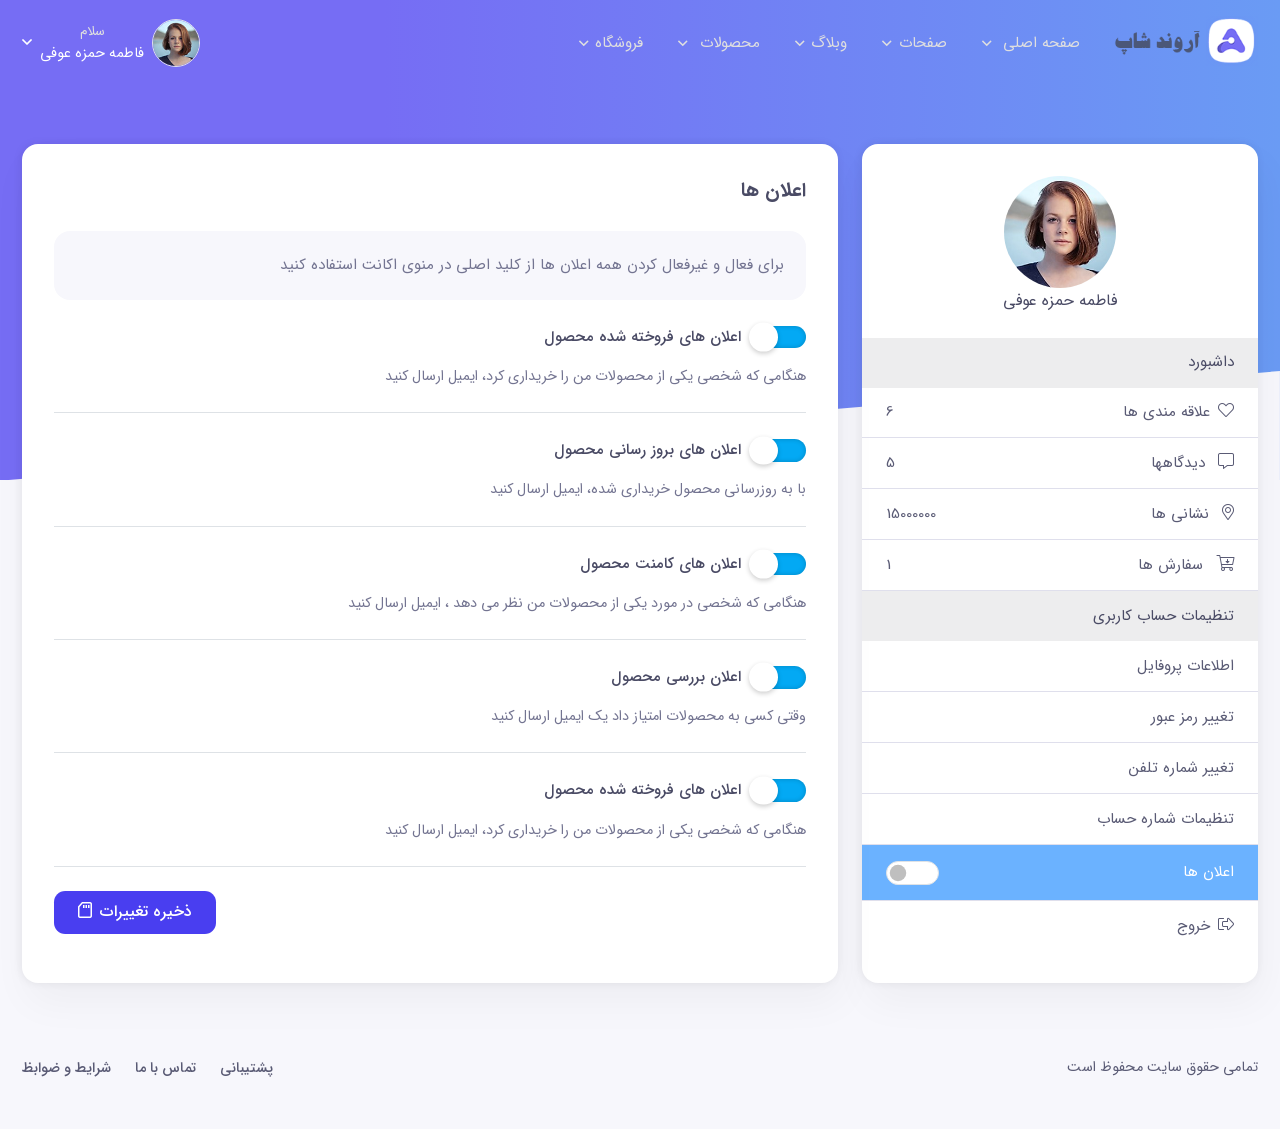
<file: assets/files/around/account-notification-tab.html>
<html lang="en">

<head>
    <meta charset="UTF-8">
    <meta name="viewport" content="width=device-width, initial-scale=1.0">
    <title>صفحه حساب کاربری</title>
    <link href="https://cdn.jsdelivr.net/npm/bootstrap@5.1.3/dist/css/bootstrap.min.css" rel="stylesheet"
        integrity="sha384-1BmE4kWBq78iYhFldvKuhfTAU6auU8tT94WrHftjDbrCEXSU1oBoqyl2QvZ6jIW3" crossorigin="anonymous">
   
    <link rel="stylesheet" href="css/all.min.css">
    <link rel="stylesheet" href="css/respansive.css">
    <link rel="stylesheet" href="style.css">
</head>

<body style="background-color:#f7f7fc;">
    <div class="bg-close">
    </div>
    <header class="header-paccount">
        <nav class="area_navbar area_navbar-nonShdow">
            <div class="container container_nav">
                <div
                    class="row d-flex justify-content-between align-items-center navbarr justify-content-md-between ">
                    <div class="col-4   d-block d-lg-none area-icon-bar">
                        <div class="icon_meni_bar icon_meni_bar-white">
                            <a class="d-block d-xl-none"><i class="fas fa-bars me-2"></i></a>
                        </div>
                        <div id="menu_mobile" class="menu_mobile ">
                            <div class="header_menu_mobile d-flex align-items-center">
                                <button type="button" class="btn-close close_menu_mobile" aria-label="Close"></button>
                                <img src="images/logosmal.png" />
                            </div>
                            <div class="area_menu_mobile menu-top-menu-container" id="accordian">
                                <ul class="menu-multi-level">
                                    <li class="menu-item-has-children"><a href="#">صفحه اصلی </a>
                                        <ul class="sub-menu">
                                            <li><a href="index.html">صفحه اصلی 1</a></li>
                                        <li><a href="index2.html">صفحه اصلی 2</a></li>
                                       <li><a href="index3.html">صفحه اصلی 3</a> </li>
                                        </ul>
                                    </li>
                                    <li class="menu-item-has-children"><a href="#">صفحات</a>
                                        <ul class="sub-menu">
                                            <li><a href="about.html">درباره ما</a></li>
                                            <li class="menu-item-has-children"><a href="#">تماس با ما</a>
                                                <ul class="sub-menu">
                                                    <li><a href="contact.html"> طرح 1</a></li>
                                                    <li><a href="contacts-v2.html">طرح 2</a>
                                                    </li>
                                                </ul>
                                            </li>
                                            <li><a href="account.html">حساب کاربری</a>
                                            </li>
                                            <li><a href="404.html">خطا 404</a></li>
                                        </ul>
                                    </li>
                                    <li class="menu-item-has-children"><a href="#">وبلاگ</a>
                                        <ul class="sub-menu">
                                            <li class="menu-item-has-children"><a href="#">ساختماشانی های
                                                </a>
                                                <ul class="sub-menu">
                                                    <li><a href="blog-masonry-four-columns.html">چهار ستون </a>
                                                    </li>
                                                    <li><a href="blog-masonry-left-sidebar.html">نوار کناری سمت چپ </a></li>
                                                    <li><a href="blog-masonry-right-sidebar.html">نوار کناری سمت راست </a>
                                                    </li>
                                                </ul>
                                            </li>
                                            <li class="menu-item-has-children"><a href="#">جزییات وبلاگ </a>
                                                <ul class="sub-menu">
                                                    <li><a href="blog-single-left-sidebar.html">پیش فرض</a></li>
                                                    <li><a href="blog-single-right-sidebar.html">نوار کناری سمت راست</a>
                                                    </li>
    
                                                    <li><a href="blog-single.html">جزییات وبلاگ بدون سایدبار</a>
                                                    </li>
                                                </ul>
                                            </li>
                                            <li class="menu-item-has-children"><a href="#">لیستی </a>
                                                <ul class="sub-menu">
                                                    <li><a href="blog-list-left-sidebar.html">نوار کناری سمت چپ</a></li>
                                                    <li><a href="blog-list-right-sidebar.html">نوار کناری سمت راست</a>
                                                    </li>
    
                                                    <li><a href="blog-list.html">لیستی بدون سایدبار</a>
                                                    </li>
                                                </ul>
                                            </li>
                                        </ul>
                                    </li>
    
                                    <li class="menu-item-has-children"><a href="#">محصولات</a>
                                        <ul class="sub-menu">
                                            <li class="mega-menu-col">
                                                <a class="title-megamenu-mobile" href="#">لوازم دیجیتالی</a>
                                                <ul>
                                                    <li><a href="#"> دوربین مدار بسته </a></li>
                                                    <li><a href="#">هدست</a></li>
                                                    <li><a href="#">تلویزیون hd</a></li>
                                                    <li><a href="#">موبایل</a></li>
                                                    <li><a href="#"> دوربین عکاسی</a></li>
                                                    <li><a href="#">وسایل جانبی موبایل</a></li>
                                                </ul>
                                            </li>
    
                                            <li class="mega-menu-col">
                                                <a class="title-megamenu-mobile" href="#">لباس و پوشاک</a>
                                                <ul>
                                                    <li><a href="#"> مانتو</a></li>
                                                    <li><a href="#">شلوار</a></li>
                                                    <li><a href="#">پیراهن</a></li>
                                                    <li><a href="#">شال و روسری</a></li>
                                                    <li><a href="#">پالتو</a></li>
                                                    <li><a href="#">کت و شلوار</a></li>
                                                </ul>
                                            </li>
    
                                            <li class="mega-menu-col">
                                                <a class="title-megamenu-mobile" href="#">کیف</a>
                                                <ul>
                                                    <li><a href="#">کیف زنانه</a></li>
                                                    <li><a href="#">کوله پشتی</a></li>
                                                    <li><a href="#">کیف اداری</a></li>
                                                    <li><a href="#">کیف جیبی</a></li>
                                                    <li><a href="#"> کیف رو دوشی</a></li>
                                                    <li><a href="#">کیف دستی</a></li>
                                                </ul>
                                            </li>
                                            <li class="mega-menu-col">
                                                <a class="title-megamenu-mobile" href="#">کفش</a>
                                                <ul>
                                                    <li><a href="#">کفش اسپرست</a></li>
                                                    <li><a href="#">کفش ورزشی</a></li>
                                                    <li><a href="#">کفش مجلسی</a></li>
                                                    <li><a href="#">کفش تخت</a></li>
                                                </ul>
                                            </li>
                                        </ul>
                                    </li>
    
    
                                    <li class="menu-item-has-children"><a href="#">فروشگاه</a>
                                        <ul class="sub-menu">
                                            <li class="mega-menu-col">
                                                <a class="title-megamenu-mobile" href="#">صفحات دیگر</a>
                                                <ul>
                                                    <li><a href="shop-product-detail-left-sidebar.html">جزییات محصول
                                                            سمت چپ</a></li>
                                                    <li><a href="shop-product-detail-right-sidebar.html">جزییات
                                                            محصول سمت راست</a></li>
                                                    <li><a href="cart.html"> سبد خرید</a></li>
                                                    <li><a href="checkout.html">بررسی</a></li>
                                                    <li><a href="wishlist.html">لیست مورد علاقه</a></li>
                                                </ul>
                                            </li>
                                            <li class="mega-menu-col">
                                                <a class="title-megamenu-mobile" href="#">طرح بندی صفحه خرید</a>
                                                <ul>
                                                    <li><a href="shop-ns.html">شبکه ای چهار ستون</a></li>
                                                    <li><a href="shop-left-sidebar.html">شبکه ای نوار کناری سمت
                                                            چپ</a></li>
                                                    <li><a href="shop-right-sidebar.html"> شبکه ای نوار کناری سمت
                                                            راست</a></li>
                                                </ul>
                                            </li>
                                        </ul>
                                    </li>
    
                                </ul>
    
                            </div>
                            <div class="footer_menu_mobile ">
                                <a href="#" class="btn btn-block btn_menu_mobile "><i class="fal fa-user ms-2"></i>
                                    ورود به سایت
                                </a>
                            </div>
                        </div>
                    </div>
                    <div class="col-4  col-md-3  col-lg-9 col_menu_top d-none d-lg-block">
                        <div class="arealogo float-end ps-3">
                            <a href="index.html" class="d-none d-lg-block"> <img src="images/logo.png" /></a>
                        </div>
                        <div class="top_menu top-menu-color-bright h-100 ">
                            <ul class="d-flex h-100 align-items-center">
                                <li><a href="#">صفحه اصلی <i class="fa fa-angle-down" aria-hidden="true"></i></a>
                                    <ul class="sub-menu">
                                        <li><a href="index.html">صفحه اصلی 1</a></li>
                                        <li><a href="index2.html">صفحه اصلی 2</a></li>
                                       <li><a href="index3.html">صفحه اصلی 3</a> </li>
                                    </ul>
                                </li>
                                <li><a href="#">صفحات<i class="fa fa-angle-down" aria-hidden="true"></i></a>
                                    <ul class="sub-menu">
                                        <li><a href="about.html">درباره ما</a></li>
                                        <li><a href="#">تماس با ما<i class="fal fa-angle-left"></i></a>
                                            <ul class="sub-menu">
                                                <li><a href="contact.html"> طرح 1</a></li>
                                                <li><a href="contacts-v2.html">طرح 2</a>
                                                </li>
                                            </ul>
                                        </li>
                                        <li><a href="account.html">حساب کاربری</a>
                                        </li>
                                        <li><a href="404.html">خطا 404</a></li>
                                    </ul>
                                </li>
                                <li><a href="#">وبلاگ<i class="fa fa-angle-down" aria-hidden="true"></i></a>
                                    <ul class="sub-menu">
                                        <li><a href="#">ساختمانی <i class="fal fa-angle-left"></i>
                                            </a>
                                            <ul class="sub-menu">
                                                <li><a href="blog-masonry-four-columns.html">چهار ستون </a>
                                                </li>
                                                <li><a href="blog-masonry-left-sidebar.html">نوار کناری سمت چپ </a>
                                                </li>
                                                <li><a href="blog-masonry-right-sidebar.html">نوار کناری سمت راست
                                                    </a>
                                                </li>
                                            </ul>
                                        </li>
                                        <li><a href="#">جزییات وبلاگ <i class="fal fa-angle-left"></i></a>
                                            <ul class="sub-menu">
                                                <li><a href="blog-single-left-sidebar.html">پیش فرض</a></li>
                                                <li><a href="blog-single-right-sidebar.html">نوار کناری سمت راست</a>
                                                </li>

                                                <li><a href="blog-single.html">جزییات وبلاگ بدون سایدبار</a>
                                                </li>
                                            </ul>
                                        </li>
                                        <li><a href="#">لیستی <i class="fal fa-angle-left"></i></a>
                                            <ul class="sub-menu">
                                                <li><a href="blog-list-left-sidebar.html">نوار کناری سمت چپ</a></li>
                                                <li><a href="blog-list-right-sidebar.html">نوار کناری سمت راست</a>
                                                </li>

                                                <li><a href="blog-list.html">لیستی بدون سایدبار</a>
                                                </li>
                                            </ul>
                                        </li>
                                    </ul>
                                </li>
                                <li class="container-mega-menu"><a href="#">محصولات
                                        <i class="fa fa-angle-down" aria-hidden="true"></i>
                                    </a>
                                    <div class="area-megamenu">
                                        <div class="row">
                                            <div class="col-12 d-flex mb-4">
                                                <div class="mega-menu-col col-3">
                                                    <a class="title_megamenu" href="#">لوازم دیجیتالی</a>
                                                    <ul>
                                                        <li><a href="#"> دوربین مدار بسته </a></li>
                                                        <li><a href="#">هدست</a></li>
                                                        <li><a href="#">تلویزیون hd</a></li>
                                                        <li><a href="#">موبایل</a></li>
                                                        <li><a href="#"> دوربین عکاسی</a></li>
                                                        <li><a href="#">وسایل جانبی موبایل</a></li>
                                                    </ul>
                                                </div>
                                                <div class="mega-menu-col col-3">
                                                    <a class="title_megamenu" href="#">لباس و پوشاک</a>
                                                    <ul>
                                                        <li><a href="#"> مانتو</a></li>
                                                        <li><a href="#">شلوار</a></li>
                                                        <li><a href="#">پیراهن</a></li>
                                                        <li><a href="#">شال و روسری</a></li>
                                                        <li><a href="#">پالتو</a></li>
                                                        <li><a href="#">کت و شلوار</a></li>
                                                    </ul>
                                                </div>
                                                <div class="mega-menu-col col-3">
                                                    <a class="title_megamenu" href="#">کیف</a>
                                                    <ul>
                                                        <li><a href="#">کیف زنانه</a></li>
                                                        <li><a href="#">کوله پشتی</a></li>
                                                        <li><a href="#">کیف اداری</a></li>
                                                        <li><a href="#">کیف جیبی</a></li>
                                                        <li><a href="#"> کیف رو دوشی</a></li>
                                                        <li><a href="#">کیف دستی</a></li>
                                                    </ul>
                                                </div>
                                                <div class="mega-menu-col col-3 ">
                                                    <a class="title_megamenu" href="#">کفش</a>
                                                    <ul>
                                                        <li><a href="#">کفش اسپرست</a></li>
                                                        <li><a href="#">کفش ورزشی</a></li>
                                                        <li><a href="#">کفش مجلسی</a></li>
                                                        <li><a href="#">کفش تخت</a></li>
                                                    </ul>
                                                </div>
                                            </div>

                                            <div class="mega-menu-col col-4">
                                                <div class="baner-megamenu">
                                                    <a href="shop-left-sidebar.html"> <img class="img-fluid"
                                                            src="images/img203.jpg" alt="تصویر مگامنو">
                                                    </a>

                                                </div>
                                            </div>
                                            <div class="mega-menu-col col-4">
                                                <div class="baner-megamenu">
                                                    <a href="shop-left-sidebar.html"> <img class="img-fluid"
                                                            src="images/img202.jpg" alt="تصویر مگامنو">
                                                    </a>

                                                </div>
                                            </div>

                                            <div class="mega-menu-col col-4">
                                                <div class="baner-megamenu">
                                                    <a href="shop-left-sidebar.html"> <img class="img-fluid"
                                                            src="images/img204.jpg" alt="تصویر مگامنو">
                                                    </a>

                                                </div>
                                            </div>
                                        </div>
                                    </div>
                                </li>

                                <li class="container-mega-menu"><a href="#">فروشگاه<i class="fa fa-angle-down"
                                            aria-hidden="true"></i></a>
                                    <div class="area-megamenu pb-5">
                                        <div class="row">
                                            <div class="mega-menu-col col-4">
                                                <a class="title_megamenu" href="#">صفحات دیگر</a>
                                                <ul>
                                                    <li><a href="shop-product-detail-left-sidebar.html">جزییات محصول
                                                            سمت چپ</a></li>
                                                    <li><a href="shop-product-detail-right-sidebar.html">جزییات
                                                            محصول سمت راست</a></li>
                                                    <li><a href="wishlist.html">لیست مورد علاقه</a></li>
                                                    <li><a href="cart.html"> سبد خرید</a></li>
                                                    <li><a href="checkout.html">بررسی</a></li>
                                                </ul>
                                            </div>
                                            <div class="mega-menu-col col-4">
                                                <a class="title_megamenu" href="#">طرح بندی صفحه خرید</a>
                                                <ul>
                                                    <li><a href="shop-ns.html">شبکه ای چهار ستون</a></li>
                                                    <li><a href="shop-left-sidebar.html">شبکه ای نوار کناری سمت
                                                            چپ</a></li>
                                                    <li><a href="shop-right-sidebar.html"> شبکه ای نوار کناری سمت
                                                            راست</a></li>
                                                </ul>
                                            </div>
                                            <div class="mega-menu-col col-4">
                                                <div class="baner-megamenu">
                                                    <img class="img-fluid" src="images/img201.jpg" alt="تصویر مگامنو">

                                                    <div class="baner-megamenu-info">
                                                        <h3 class="baner-megamenu-title">مجموعه جدید</h3>
                                                        <h4 class="baner-megamenu-title">٪50 تخفیف</h4>
                                                        <a href="shop-left-sidebar.html" class="btn-5">اکنون خرید
                                                            کنید</a>
                                                    </div>
                                                </div>
                                            </div>
                                        </div>
                                    </div>
                                </li>
                            </ul>
                        </div>
                    </div>
                    <div class="col-4  col-lg-3 d-flex justify-content-end ">
                        <div class="navbar-tool-account d-flex align-items-center">
                            <a href="#">
                                <img src="images/img10.jpg" alt="">
                            </a>
                            <a href="#" class="link-name-user-account d-flex align-items-center">
                                <div class="name-user-account d-flex flex-column align-items-center  mx-2">
                                    <span>سلام</span>
                                    فاطمه حمزه عوفی
                                </div>
                            </a>
                            <ul class="dropdown-user-account nav nav-pills">
                                <li> <a href="account.html" class="nav-link active" id="favorits-tab"><i
                                            class="fal fa-heart ms-2"></i>علاقه مندی ها <span
                                            class="dropdown-user-account-meta">6</span> </a>
                                </li>
                                <li> <a href="account-comment-tab.html" class="nav-link" id="comment-tab"><i
                                            class="fal fa-comment-alt ms-2"></i>دیدگاهها <span
                                            class="dropdown-user-account-meta">5</span> </a>
                                </li>
                                <li> <a href="account-contact-tab.html" class="nav-link" id="contact-tab"><i
                                            class="fal fa-map-marker-alt ms-2"></i>نشانی ها <span
                                            class="dropdown-user-account-meta">15000000</span> </a>
                                </li>
                                <li> <a href="account-orders-tab.html" class="nav-link" id="orders-tab"><i
                                            class="fal fa-cart-arrow-down ms-2"></i>سفارش ها <span
                                            class="dropdown-user-account-meta">1</span> </a>
                                </li>


                                <li> <a href="account-infoprofile-tab.html" class="nav-link" id="infoprofile-tab"><i
                                            class="fal fa-user ms-2"></i>اطلاعات پروفایل </a>
                                </li>


                                <li> <a href="account-changePassword-tab.html" class="nav-link"
                                        id="changePassword-tab"><i class="fal fa-lock-alt ms-2"></i>تغییر رمز عبور </a>
                                </li>

                                <li> <a href="account-changTel-tab.html" class="nav-link" id="changTel-tab"><i
                                            class="fal fa-phone-alt ms-2"></i>تغییر شماره تلفن </a>
                                </li>

                                <li> <a href="account-setting-numberaccount-tab.html" class="nav-link"
                                        id="setting-numberaccount-tab"><i
                                            class="fal fa-credit-card-front ms-2"></i>تنطیمات شماره حساب </a>
                                </li>

                                <li> <a href="account-notification-tab.html" class="nav-link" id="notification-tab"><i
                                            class="fal fa-envelope-open-text ms-2"></i>اعلان ها </a>
                                </li>


                                <li> <a href="index.html"><i class="fal fa-sign-out-alt  ms-2"></i>خروج </a>
                                </li>
                            </ul>
                        </div>
                    </div>
                </div>
            </div>
        </nav>
        <nav class="area_navbar  area_navbar_sticky">
            <div class="container container_nav">
                <div
                    class="row d-flex justify-content-between align-items-center navbarr justify-content-md-between">
                    <div class="col-4   d-block d-lg-none area-icon-bar">
                        <div class="icon_meni_bar">
                            <a class="d-block d-xl-none"><i class="fas fa-bars me-2"></i></a>
                        </div>
                        <div id="menu_mobile" class="menu_mobile ">
                            <div class="header_menu_mobile d-flex align-items-center">
                                <button type="button" class="btn-close close_menu_mobile" aria-label="Close"></button>
                                <img src="images/logosmal.png" />
                            </div>
                            <div class="area_menu_mobile menu-top-menu-container" id="accordian">
                                <ul class="menu-multi-level">
                                    <li class="menu-item-has-children"><a href="#">صفحه اصلی </a>
                                        <ul class="sub-menu">
                                            <li><a href="index.html">صفحه اصلی 1</a></li>
                                            <li><a href="index2.html">صفحه اصلی 2</a></li>
                                           <li><a href="index3.html">صفحه اصلی 3</a> </li>
                                        </ul>
                                    </li>
                                    <li class="menu-item-has-children"><a href="#">صفحات</a>
                                        <ul class="sub-menu">
                                            <li><a href="about.html">درباره ما</a></li>
                                            <li class="menu-item-has-children"><a href="#">تماس با ما</a>
                                                <ul class="sub-menu">
                                                    <li><a href="contact.html"> طرح 1</a></li>
                                                    <li><a href="contacts-v2.html">طرح 2</a>
                                                    </li>
                                                </ul>
                                            </li>
                                            <li><a href="account.html">حساب کاربری</a>
                                            </li>
                                            <li><a href="404.html">خطا 404</a></li>
                                        </ul>
                                    </li>
                                    <li class="menu-item-has-children"><a href="#">وبلاگ</a>
                                        <ul class="sub-menu">
                                            <li class="menu-item-has-children"><a href="#">ساختمانی
                                                </a>
                                                <ul class="sub-menu">
                                                    <li><a href="blog-masonry-four-columns.html">چهار ستون </a>
                                                    </li>
                                                    <li><a href="blog-masonry-left-sidebar.html">نوار کناری سمت چپ </a></li>
                                                    <li><a href="blog-masonry-right-sidebar.html">نوار کناری سمت راست </a>
                                                    </li>
                                                </ul>
                                            </li>
                                            <li class="menu-item-has-children"><a href="#">جزییات وبلاگ </a>
                                                <ul class="sub-menu">
                                                    <li><a href="blog-single-left-sidebar.html">پیش فرض</a></li>
                                                    <li><a href="blog-single-right-sidebar.html">نوار کناری سمت راست</a>
                                                    </li>
    
                                                    <li><a href="blog-single.html">جزییات وبلاگ بدون سایدبار</a>
                                                    </li>
                                                </ul>
                                            </li>
                                            <li class="menu-item-has-children"><a href="#">لیستی </a>
                                                <ul class="sub-menu">
                                                    <li><a href="blog-list-left-sidebar.html">نوار کناری سمت چپ</a></li>
                                                    <li><a href="blog-list-right-sidebar.html">نوار کناری سمت راست</a>
                                                    </li>
    
                                                    <li><a href="blog-list.html">لیستی بدون سایدبار</a>
                                                    </li>
                                                </ul>
                                            </li>
                                        </ul>
                                    </li>
    
                                    <li class="menu-item-has-children"><a href="#">محصولات</a>
                                        <ul class="sub-menu">
                                            <li class="mega-menu-col">
                                                <a class="title-megamenu-mobile" href="#">لوازم دیجیتالی</a>
                                                <ul>
                                                    <li><a href="#"> دوربین مدار بسته </a></li>
                                                    <li><a href="#">هدست</a></li>
                                                    <li><a href="#">تلویزیون hd</a></li>
                                                    <li><a href="#">موبایل</a></li>
                                                    <li><a href="#"> دوربین عکاسی</a></li>
                                                    <li><a href="#">وسایل جانبی موبایل</a></li>
                                                </ul>
                                            </li>
    
                                            <li class="mega-menu-col">
                                                <a class="title-megamenu-mobile" href="#">لباس و پوشاک</a>
                                                <ul>
                                                    <li><a href="#"> مانتو</a></li>
                                                    <li><a href="#">شلوار</a></li>
                                                    <li><a href="#">پیراهن</a></li>
                                                    <li><a href="#">شال و روسری</a></li>
                                                    <li><a href="#">پالتو</a></li>
                                                    <li><a href="#">کت و شلوار</a></li>
                                                </ul>
                                            </li>
    
                                            <li class="mega-menu-col">
                                                <a class="title-megamenu-mobile" href="#">کیف</a>
                                                <ul>
                                                    <li><a href="#">کیف زنانه</a></li>
                                                    <li><a href="#">کوله پشتی</a></li>
                                                    <li><a href="#">کیف اداری</a></li>
                                                    <li><a href="#">کیف جیبی</a></li>
                                                    <li><a href="#"> کیف رو دوشی</a></li>
                                                    <li><a href="#">کیف دستی</a></li>
                                                </ul>
                                            </li>
                                            <li class="mega-menu-col">
                                                <a class="title-megamenu-mobile" href="#">کفش</a>
                                                <ul>
                                                    <li><a href="#">کفش اسپرست</a></li>
                                                    <li><a href="#">کفش ورزشی</a></li>
                                                    <li><a href="#">کفش مجلسی</a></li>
                                                    <li><a href="#">کفش تخت</a></li>
                                                </ul>
                                            </li>
                                        </ul>
                                    </li>
    
    
                                    <li class="menu-item-has-children"><a href="#">فروشگاه</a>
                                        <ul class="sub-menu">
                                            <li class="mega-menu-col">
                                                <a class="title-megamenu-mobile" href="#">صفحات دیگر</a>
                                                <ul>
                                                    <li><a href="shop-product-detail-left-sidebar.html">جزییات محصول
                                                            سمت چپ</a></li>
                                                    <li><a href="shop-product-detail-right-sidebar.html">جزییات
                                                            محصول سمت راست</a></li>
                                                    <li><a href="cart.html"> سبد خرید</a></li>
                                                    <li><a href="checkout.html">بررسی</a></li>
                                                    <li><a href="wishlist.html">لیست مورد علاقه</a></li>
                                                </ul>
                                            </li>
                                            <li class="mega-menu-col">
                                                <a class="title-megamenu-mobile" href="#">طرح بندی صفحه خرید</a>
                                                <ul>
                                                    <li><a href="shop-ns.html">شبکه ای چهار ستون</a></li>
                                                    <li><a href="shop-left-sidebar.html">شبکه ای نوار کناری سمت
                                                            چپ</a></li>
                                                    <li><a href="shop-right-sidebar.html"> شبکه ای نوار کناری سمت
                                                            راست</a></li>
                                                </ul>
                                            </li>
                                        </ul>
                                    </li>
    
                                </ul>
    
                            </div>
                            <div class="footer_menu_mobile ">
                                <a href="#" class="btn btn-block btn_menu_mobile "><i class="fal fa-user ms-2"></i>
                                    ورود به سایت
                                </a>
                            </div>
                        </div>
                    </div>
                    <div class="col-4  col-md-3  col-lg-9 col_menu_top d-none d-lg-block">
                        <div class="arealogo float-end ps-3">
                            <a href="index.html" class="d-none d-lg-block"> <img src="images/logo.png" /></a>
                        </div>
                        <div class="top_menu top-menu-color-bright h-100 ">
                            <ul class="d-flex h-100 align-items-center">
                                <li><a href="#">صفحه اصلی <i class="fa fa-angle-down" aria-hidden="true"></i></a>
                                    <ul class="sub-menu">
                                        <li><a href="index.html">صفحه اصلی 1</a></li>
                                        <li><a href="index2.html">صفحه اصلی 2</a></li>
                                       <li><a href="index3.html">صفحه اصلی 3</a> </li>
                                    </ul>
                                </li>
                                <li><a href="#">صفحات<i class="fa fa-angle-down" aria-hidden="true"></i></a>
                                    <ul class="sub-menu">
                                        <li><a href="about.html">درباره ما</a></li>
                                        <li><a href="#">تماس با ما<i class="fal fa-angle-left"></i></a>
                                            <ul class="sub-menu">
                                                <li><a href="contact.html"> طرح 1</a></li>
                                                <li><a href="contacts-v2.html">طرح 2</a>
                                                </li>
                                            </ul>
                                        </li>
                                        <li><a href="account.html">حساب کاربری</a>
                                        </li>
                                        <li><a href="404.html">خطا 404</a></li>
                                    </ul>
                                </li>
                                <li><a href="#">وبلاگ<i class="fa fa-angle-down" aria-hidden="true"></i></a>
                                    <ul class="sub-menu">
                                        <li><a href="#">ساختمانی <i class="fal fa-angle-left"></i>
                                            </a>
                                            <ul class="sub-menu">
                                                <li><a href="blog-masonry-four-columns.html">چهار ستون </a>
                                                </li>
                                                <li><a href="blog-masonry-left-sidebar.html">نوار کناری سمت چپ </a>
                                                </li>
                                                <li><a href="blog-masonry-right-sidebar.html">نوار کناری سمت راست
                                                    </a>
                                                </li>
                                            </ul>
                                        </li>
                                        <li><a href="#">جزییات وبلاگ <i class="fal fa-angle-left"></i></a>
                                            <ul class="sub-menu">
                                                <li><a href="blog-single-left-sidebar.html">پیش فرض</a></li>
                                                <li><a href="blog-single-right-sidebar.html">نوار کناری سمت راست</a>
                                                </li>

                                                <li><a href="blog-single.html">جزییات وبلاگ بدون سایدبار</a>
                                                </li>
                                            </ul>
                                        </li>
                                        <li><a href="#">لیستی <i class="fal fa-angle-left"></i></a>
                                            <ul class="sub-menu">
                                                <li><a href="blog-list-left-sidebar.html">نوار کناری سمت چپ</a></li>
                                                <li><a href="blog-list-right-sidebar.html">نوار کناری سمت راست</a>
                                                </li>

                                                <li><a href="blog-list.html">لیستی بدون سایدبار</a>
                                                </li>
                                            </ul>
                                        </li>
                                    </ul>
                                </li>
                                <li class="container-mega-menu"><a href="#">محصولات
                                        <i class="fa fa-angle-down" aria-hidden="true"></i>
                                    </a>
                                    <div class="area-megamenu">
                                        <div class="row">
                                            <div class="col-12 d-flex mb-4">
                                                <div class="mega-menu-col col-3">
                                                    <a class="title_megamenu" href="#">لوازم دیجیتالی</a>
                                                    <ul>
                                                        <li><a href="#"> دوربین مدار بسته </a></li>
                                                        <li><a href="#">هدست</a></li>
                                                        <li><a href="#">تلویزیون hd</a></li>
                                                        <li><a href="#">موبایل</a></li>
                                                        <li><a href="#"> دوربین عکاسی</a></li>
                                                        <li><a href="#">وسایل جانبی موبایل</a></li>
                                                    </ul>
                                                </div>
                                                <div class="mega-menu-col col-3">
                                                    <a class="title_megamenu" href="#">لباس و پوشاک</a>
                                                    <ul>
                                                        <li><a href="#"> مانتو</a></li>
                                                        <li><a href="#">شلوار</a></li>
                                                        <li><a href="#">پیراهن</a></li>
                                                        <li><a href="#">شال و روسری</a></li>
                                                        <li><a href="#">پالتو</a></li>
                                                        <li><a href="#">کت و شلوار</a></li>
                                                    </ul>
                                                </div>
                                                <div class="mega-menu-col col-3">
                                                    <a class="title_megamenu" href="#">کیف</a>
                                                    <ul>
                                                        <li><a href="#">کیف زنانه</a></li>
                                                        <li><a href="#">کوله پشتی</a></li>
                                                        <li><a href="#">کیف اداری</a></li>
                                                        <li><a href="#">کیف جیبی</a></li>
                                                        <li><a href="#"> کیف رو دوشی</a></li>
                                                        <li><a href="#">کیف دستی</a></li>
                                                    </ul>
                                                </div>
                                                <div class="mega-menu-col col-3 ">
                                                    <a class="title_megamenu" href="#">کفش</a>
                                                    <ul>
                                                        <li><a href="#">کفش اسپرست</a></li>
                                                        <li><a href="#">کفش ورزشی</a></li>
                                                        <li><a href="#">کفش مجلسی</a></li>
                                                        <li><a href="#">کفش تخت</a></li>
                                                    </ul>
                                                </div>
                                            </div>

                                            <div class="mega-menu-col col-4">
                                                <div class="baner-megamenu">
                                                    <a href="shop-left-sidebar.html"> <img class="img-fluid"
                                                            src="images/img203.jpg" alt="تصویر مگامنو">
                                                    </a>

                                                </div>
                                            </div>
                                            <div class="mega-menu-col col-4">
                                                <div class="baner-megamenu">
                                                    <a href="shop-left-sidebar.html"> <img class="img-fluid"
                                                            src="images/img202.jpg" alt="تصویر مگامنو">
                                                    </a>

                                                </div>
                                            </div>

                                            <div class="mega-menu-col col-4">
                                                <div class="baner-megamenu">
                                                    <a href="shop-left-sidebar.html"> <img class="img-fluid"
                                                            src="images/img204.jpg" alt="تصویر مگامنو">
                                                    </a>

                                                </div>
                                            </div>
                                        </div>
                                    </div>
                                </li>

                                <li class="container-mega-menu"><a href="#">فروشگاه<i class="fa fa-angle-down"
                                            aria-hidden="true"></i></a>
                                    <div class="area-megamenu pb-5">
                                        <div class="row">
                                            <div class="mega-menu-col col-4">
                                                <a class="title_megamenu" href="#">صفحات دیگر</a>
                                                <ul>
                                                    <li><a href="shop-product-detail-left-sidebar.html">جزییات محصول
                                                            سمت چپ</a></li>
                                                    <li><a href="shop-product-detail-right-sidebar.html">جزییات
                                                            محصول سمت راست</a></li>
                                                    <li><a href="wishlist.html">لیست مورد علاقه</a></li>
                                                    <li><a href="cart.html"> سبد خرید</a></li>
                                                    <li><a href="checkout.html">بررسی</a></li>
                                                </ul>
                                            </div>
                                            <div class="mega-menu-col col-4">
                                                <a class="title_megamenu" href="#">طرح بندی صفحه خرید</a>
                                                <ul>
                                                    <li><a href="shop-ns.html">شبکه ای چهار ستون</a></li>
                                                    <li><a href="shop-left-sidebar.html">شبکه ای نوار کناری سمت
                                                            چپ</a></li>
                                                    <li><a href="shop-right-sidebar.html"> شبکه ای نوار کناری سمت
                                                            راست</a></li>
                                                </ul>
                                            </div>
                                            <div class="mega-menu-col col-4">
                                                <div class="baner-megamenu">
                                                    <img class="img-fluid" src="images/img201.jpg" alt="تصویر مگامنو">

                                                    <div class="baner-megamenu-info">
                                                        <h3 class="baner-megamenu-title">مجموعه جدید</h3>
                                                        <h4 class="baner-megamenu-title">٪50 تخفیف</h4>
                                                        <a href="shop-left-sidebar.html" class="btn-5">اکنون خرید
                                                            کنید</a>
                                                    </div>
                                                </div>
                                            </div>
                                        </div>
                                    </div>
                                </li>
                            </ul>
                        </div>
                    </div>
                    <div class="col-4  col-lg-3 d-flex justify-content-end ">
                        <div class="navbar-tool-account d-flex align-items-center">
                            <a href="#">
                                <img src="images/img10.jpg" alt="">
                            </a>
                            <a href="#" class="link-name-user-account d-flex align-items-center">
                                <div class="name-user-account d-flex flex-column align-items-center  mx-2">
                                    <span>سلام</span>
                                    فاطمه حمزه عوفی
                                </div>
                            </a>
                            <ul class="dropdown-user-account nav nav-pills">
                                <li> <a href="account.html" class="nav-link active" id="favorits-tab"><i
                                            class="fal fa-heart ms-2"></i>علاقه مندی ها <span
                                            class="dropdown-user-account-meta">6</span> </a>
                                </li>
                                <li> <a href="account-comment-tab.html" class="nav-link" id="comment-tab"><i
                                            class="fal fa-comment-alt ms-2"></i>دیدگاهها <span
                                            class="dropdown-user-account-meta">5</span> </a>
                                </li>
                                <li> <a href="account-contact-tab.html" class="nav-link" id="contact-tab"><i
                                            class="fal fa-map-marker-alt ms-2"></i>نشانی ها <span
                                            class="dropdown-user-account-meta">15000000</span> </a>
                                </li>
                                <li> <a href="account-orders-tab.html" class="nav-link" id="orders-tab"><i
                                            class="fal fa-cart-arrow-down ms-2"></i>سفارش ها <span
                                            class="dropdown-user-account-meta">1</span> </a>
                                </li>


                                <li> <a href="account-infoprofile-tab.html" class="nav-link" id="infoprofile-tab"><i
                                            class="fal fa-user ms-2"></i>اطلاعات پروفایل </a>
                                </li>


                                <li> <a href="account-changePassword-tab.html" class="nav-link"
                                        id="changePassword-tab"><i class="fal fa-lock-alt ms-2"></i>تغییر رمز عبور </a>
                                </li>

                                <li> <a href="account-changTel-tab.html" class="nav-link" id="changTel-tab"><i
                                            class="fal fa-phone-alt ms-2"></i>تغییر شماره تلفن </a>
                                </li>

                                <li> <a href="account-setting-numberaccount-tab.html" class="nav-link"
                                        id="setting-numberaccount-tab"><i
                                            class="fal fa-credit-card-front ms-2"></i>تنطیمات شماره حساب </a>
                                </li>

                                <li> <a href="account-notification-tab.html" class="nav-link" id="notification-tab"><i
                                            class="fal fa-envelope-open-text ms-2"></i>اعلان ها </a>
                                </li>


                                <li> <a href="index.html"><i class="fal fa-sign-out-alt  ms-2"></i>خروج </a>
                                </li>
                            </ul>
                        </div>
                    </div>
                </div>
            </div>
        </nav>
    </header>
    <div class="content">
        <section>
            <div class="bg-gradiant-account">
                <div class="area-shape-bottom">
                    <svg xmlns="http://www.w3.org/2000/svg" viewBox="0 0 3000 260">
                        <polygon fill="currentColor" points="0,257 0,260 3000,260 3000,0"></polygon>
                    </svg>
                </div>
            </div>
        </section>
        <section class="mb-5 area-content-paccount">
            <div class="container">
                <div class="row">
                    <div class="col-12 col-lg-4 mb-4 mb-lg-0">
                        <div class="sidebar-account ">
                            <div class="avatar-user d-flex flex-column justify-content-center align-items-center mb-4">
                                <img class="img-avatar-user" src="images/img11.jpg">
                                <div class="name-avatar-user">
                                    <h4>فاطمه حمزه عوفی</h4>
                                </div>
                            </div>
                            <div class="account-menu d-none d-lg-block">
                                <div class="nav flex-column nav-pills nav-pills-account-menu" id="v-pills-tab"
                                    role="tablist" aria-orientation="vertical">
                                    <button class="nav-link border-bottom-none ">
                                        <h3>داشبورد</h3>
                                    </button>
                                    <button class="nav-link " id="favorits-tab" data-bs-toggle="pill"
                                        data-bs-target="#content1" type="button" role="tab" aria-controls="content1"
                                        aria-selected="false">
                                        <i class="fal fa-heart ms-2"></i>علاقه مندی ها <span
                                            class="dropdown-user-account-meta">6</span>
                                    </button>
                                    <button class="nav-link " id="comment-tab" data-bs-toggle="pill"
                                        data-bs-target="#content2" type="button" role="tab" aria-controls="content2"
                                        aria-selected="false">
                                        <i class="fal fa-comment-alt ms-2"></i>
                                        دیدگاهها
                                        <span class="dropdown-user-account-meta">5</span>
                                    </button>
                                    <button class="nav-link " id="contact-tab" data-bs-toggle="pill"
                                        data-bs-target="#content3" type="button" role="tab" aria-controls="content9"
                                        aria-selected="false">

                                        <i class="fal fa-map-marker-alt  ms-2"></i>
                                        نشانی ها
                                        <span class="dropdown-user-account-meta">15000000</span>
                                    </button>
                                    <button class="nav-link " id="orders-tab" data-bs-toggle="pill"
                                        data-bs-target="#content4" type="button" role="tab" aria-controls="content4"
                                        aria-selected="true">
                                        <i class="fal fa-cart-arrow-down  ms-2"></i>
                                        سفارش ها
                                        <span class="dropdown-user-account-meta">1</span> </a></li>
                                    </button>
                                    <button class="nav-link border-bottom-none">
                                        <h3>تنظیمات حساب کاربری</h3>
                                    </button>
                                    <button class="nav-link  " id="infoprofile-tab" data-bs-toggle="pill"
                                        data-bs-target="#content5" type="button" role="tab" aria-controls="content5"
                                        aria-selected="false">
                                        اطلاعات پروفایل
                                    </button>
                                    <button class="nav-link " id="changePassword-tab" data-bs-toggle="pill"
                                        data-bs-target="#content6" type="button" role="tab" aria-controls="content6"
                                        aria-selected="false">
                                        تغییر
                                        رمز عبور
                                    </button>
                                    <button class="nav-link " id="changTel-tab" data-bs-toggle="pill"
                                        data-bs-target="#content7" type="button" role="tab" aria-controls="content7"
                                        aria-selected="false">
                                        تغییر
                                        شماره تلفن
                                    </button>
                                    <button class="nav-link" id="setting-numberaccount-tab" data-bs-toggle="pill"
                                        data-bs-target="#content8" type="button" role="tab" aria-controls="content8"
                                        aria-selected="false">
                                        تنظیمات شماره حساب
                                    </button>

                                    <button class="nav-link active d-flex align-items-center justify-content-between"
                                        id="notification-tab" data-bs-toggle="pill" data-bs-target="#content9"
                                        type="button" role="tab" aria-controls="content9" aria-selected="false">
                                        اعلان ها
                                        <div class="form-check form-switch">
                                            <input class="form-check-input" type="checkbox" role="switch"
                                                id="flexSwitchCheckDefault">
                                        </div>
                                    </button>
                                    <button class="nav-link" id="logout" type="button">
                                        <i class="fal fa-sign-out-alt  ms-2"></i>خروج
                                    </button>
                                </div>
                            </div>
                            <div class="area-account-menu-collapse d-block d-lg-none">
                                <div class="area-btn-collapse-accountMenu  mb-4">
                                            <a class="btn btn-5" data-bs-toggle="collapse" href="#area-account-menu" role="button" aria-expanded="false" aria-controls="area-account-menu">
                                                منو اکانت
                                                <i class="fas fa-bars me-2"></i>
                                            </a>
                                </div>
                                <div class="collapse account-menu" id="area-account-menu">
                                    <div class="nav flex-column nav-pills nav-pills-account-menu" id="v-pills-tab"
                                    role="tablist" aria-orientation="vertical">
                                    <button class="nav-link border-bottom-none ">
                                        <h3>داشبورد</h3>
                                    </button>
                                    <button class="nav-link" id="favorits-tab" data-bs-toggle="pill"
                                        data-bs-target="#content1" type="button" role="tab" aria-controls="content1"
                                        aria-selected="false">
                                        <i class="fal fa-heart ms-2"></i>علاقه مندی ها <span
                                            class="dropdown-user-account-meta">6</span>
                                    </button>
                                    <button class="nav-link " id="comment-tab" data-bs-toggle="pill"
                                        data-bs-target="#content2" type="button" role="tab" aria-controls="content2"
                                        aria-selected="false">
                                        <i class="fal fa-comment-alt ms-2"></i>
                                        دیدگاهها
                                        <span class="dropdown-user-account-meta">5</span>
                                    </button>
                                    <button class="nav-link " id="contact-tab" data-bs-toggle="pill"
                                        data-bs-target="#content3" type="button" role="tab" aria-controls="content9"
                                        aria-selected="false">
                                        <i class="fal fa-map-marker-alt  ms-2"></i>
                                        نشانی ها
                                        <span class="dropdown-user-account-meta">15000000</span>
                                    </button>
                                    <button class="nav-link" id="orders-tab" data-bs-toggle="pill"
                                        data-bs-target="#content4" type="button" role="tab" aria-controls="content4"
                                        aria-selected="true">
                                        <i class="fal fa-cart-arrow-down  ms-2"></i>
                                        سفارش ها
                                        <span class="dropdown-user-account-meta">1</span> </a></li>
                                    </button>
                                    <button class="nav-link border-bottom-none">
                                        <h3>تنظیمات حساب کاربری</h3>
                                    </button>
                                    <button class="nav-link " id="infoprofile-tab" data-bs-toggle="pill"
                                        data-bs-target="#content5" type="button" role="tab" aria-controls="content5"
                                        aria-selected="false">
                                        اطلاعات پروفایل
                                    </button>
                                    <button class="nav-link " id="changePassword-tab" data-bs-toggle="pill"
                                        data-bs-target="#content6" type="button" role="tab" aria-controls="content6"
                                        aria-selected="false">
                                    تغییر
                                        رمز عبور
                                    </button>
                                    <button class="nav-link" id="changTel-tab" data-bs-toggle="pill"
                                        data-bs-target="#content7" type="button" role="tab" aria-controls="content7"
                                        aria-selected="false">
                                        تغییر
                                        شماره تلفن
                                    </button>
                                    <button class="nav-link" id="setting-numberaccount-tab" data-bs-toggle="pill"
                                        data-bs-target="#content8" type="button" role="tab" aria-controls="content8"
                                        aria-selected="false">
                                        تنظیمات شماره حساب
                                    </button>
                                    <button class="nav-link active d-flex align-items-center justify-content-between"
                                        id="notification-tab" data-bs-toggle="pill" data-bs-target="#content9"
                                        type="button" role="tab" aria-controls="content9" aria-selected="false">
                                        اعلان ها
                                        <div class="form-check form-switch">
                                            <input class="form-check-input" type="checkbox" role="switch"
                                                id="flexSwitchCheckDefault">
                                        </div>
                                    </button>
                                    <button class="nav-link" id="logout" type="button">
                                        <i class="fal fa-sign-out-alt  ms-2"></i>خروج
                                    </button>
                                   </div>
                                </div>
                            </div>
                        </div>
                    </div>
                    <div class="col-12 col-lg-8">
                        <div class="tab-content tab-content-account-user" id="myTabContent">
                            <div class="tab-pane fade" id="content1" role="tabpanel"
                                aria-labelledby="favorits-tab">
                                <div
                                    class="header-tab-content-account d-flex justify-content-between align-items-center mb-4">
                                    <h1 class="title-tabcontent-account ms-2">
                                        علاقه مندی ها
                                        <span class="count-content-tab me-2">6</span>
                                    </h1>
                                    <form>
                                        <button class="btn btn-remove-favorites" type="button"><i
                                                class="fas fa-trash-alt ms-2"></i>حذف همه</button>
                                    </form>
                                </div>
                                <div class="row">
                                    <div
                                        class="col-12   col-sm-6 col-md-4 col-lg-6 col-xl-4 mb_col_productNew d-flex justify-content-center">
                                        <div class="product_cart product_cart-account">
                                            <a class="card-floating-icon" href="#"> <i class="fas fa-trash-alt"></i></a>
                                            <a href="#" class="card_product_img"><img src="images/shoes541.jpg"
                                                    class="img-fluid"></a>
                                            <div class="body_card_product text-right">
                                                <a href="#">
                                                    <h3>کفش اسپرت </h3>
                                                </a>
                                                <div class="price_card_product"> <del
                                                        class="ms-1">350000تومان</del><span>
                                                        120000
                                                        تومان</span></div>
                                            </div>
                                            <div
                                                class="card_footer_product d-flex justify-content-between align-items-center">
                                                <div class="star_rating">
                                                    <span class="star-icon star-icon-active"><i
                                                            class="far fa-star"></i></span>
                                                    <span class="star-icon star-icon-active"><i
                                                            class="far fa-star"></i></span>
                                                    <span class="star-icon star-icon-active"><i
                                                            class="far fa-star"></i></span>
                                                    <span class="star-icon "><i class="far fa-star"></i></span>
                                                    <span class="star-icon"><i class="far fa-star"></i></span>
                                                </div>
                                                <div class="area_icon_cardFooter d-flex align-items-center">
                                                    <a href="#" class="p-0"><i class="fal fa-cart-plus"></i><span
                                                            class="tooltip-site tooltip-cardFooter-account"> سبد
                                                            خرید </span></a>
                                                </div>
                                            </div>
                                        </div>
                                    </div>
                                    <div
                                        class="col-12  col-sm-6 col-md-4 col-lg-6 col-xl-4 mb_col_productNew d-flex justify-content-center">
                                        <div class="product_cart product_cart-account">
                                            <a class="card-floating-icon" href="#"> <i class="fas fa-trash-alt"></i></a>
                                            <a href="#" class="card_product_img"><img src="images/kolah757.jpg"
                                                    class="img-fluid"></a>
                                            <div class="body_card_product text-right">
                                                <a href="#">
                                                    <h3>کلاه آفتاب گیر </h3>
                                                </a>
                                                <div class="price_card_product"> <del
                                                        class="ms-1">15000تومان</del><span>
                                                        12000 تومان</span>
                                                </div>
                                            </div>
                                            <div
                                                class="card_footer_product d-flex justify-content-between align-items-center">
                                                <div class="star_rating">
                                                    <span class="star-icon star-icon-active"><i
                                                            class="far fa-star"></i></span>
                                                    <span class="star-icon star-icon-active"><i
                                                            class="far fa-star"></i></span>
                                                    <span class="star-icon star-icon-active"><i
                                                            class="far fa-star"></i></span>
                                                    <span class="star-icon star-icon-active"><i
                                                            class="far fa-star"></i></span>
                                                    <span class="star-icon"><i class="far fa-star"></i></span>
                                                </div>
                                                <div class="area_icon_cardFooter d-flex align-items-center">
                                                    <a href="#" class="p-0"><i class="fal fa-cart-plus"></i><span
                                                            class="tooltip-site tooltip-cardFooter-account"> سبد
                                                            خرید </span></a>
                                                </div>
                                            </div>
                                        </div>
                                    </div>
                                    <div
                                        class="col-12  col-sm-6 col-md-4 col-lg-6 col-xl-4 mb_col_productNew d-flex justify-content-center">
                                        <div class="product_cart product_cart-account">
                                            <a class="card-floating-icon" href="#"> <i class="fas fa-trash-alt"></i></a>
                                            <a href="#" class="card_product_img"><img src="images/hansfari78.jpg"
                                                    class="img-fluid"></a>
                                            <div class="body_card_product text-right">
                                                <a href="#">
                                                    <h3>هدفون بی سیم </h3>
                                                </a>
                                                <div class="price_card_product"> <del
                                                        class="ms-1">1500000تومان</del><span>
                                                        120000
                                                        تومان</span>
                                                </div>
                                            </div>
                                            <div
                                                class="card_footer_product d-flex justify-content-between align-items-center">
                                                <div class="star_rating">
                                                    <span class="star-icon star-icon-active"><i
                                                            class="far fa-star"></i></span>
                                                    <span class="star-icon star-icon-active"><i
                                                            class="far fa-star"></i></span>
                                                    <span class="star-icon star-icon-active"><i
                                                            class="far fa-star"></i></span>
                                                    <span class="star-icon "><i class="far fa-star"></i></span>
                                                    <span class="star-icon"><i class="far fa-star"></i></span>
                                                </div>
                                                <div class="area_icon_cardFooter d-flex align-items-center">
                                                    <a href="#" class="p-0"><i class="fal fa-cart-plus"></i><span
                                                            class="tooltip-site tooltip-cardFooter-account"> سبد
                                                            خرید </span></a>
                                                </div>
                                            </div>
                                        </div>
                                    </div>
                                    <div
                                        class="col-12  col-sm-6 col-md-4 col-lg-6 col-xl-4 mb_col_productNew d-flex justify-content-center">
                                        <div class="product_cart product_cart-account">
                                            <a class="card-floating-icon" href="#"> <i class="fas fa-trash-alt"></i></a>
                                            <a href="#" class="card_product_img"><img src="images/pirhan587.jpg"
                                                    class="img-fluid"></a>
                                            <div class="body_card_product text-right">
                                                <a href="#">
                                                    <h3>پیراهن مردانه</h3>
                                                </a>
                                                <div class="price_card_product"> <del
                                                        class="ms-1">20000تومان</del><span>
                                                        150000
                                                        تومان</span>
                                                </div>
                                            </div>
                                            <div
                                                class="card_footer_product d-flex justify-content-between align-items-center">
                                                <div class="star_rating">
                                                    <span class="star-icon star-icon-active"><i
                                                            class="far fa-star"></i></span>
                                                    <span class="star-icon star-icon-active"><i
                                                            class="far fa-star"></i></span>
                                                    <span class="star-icon star-icon-active"><i
                                                            class="far fa-star"></i></span>
                                                    <span class="star-icon star-icon-active"><i
                                                            class="far fa-star"></i></span>
                                                    <span class="star-icon star-icon-active"><i
                                                            class="far fa-star"></i></span>
                                                </div>
                                                <div class="area_icon_cardFooter d-flex align-items-center">
                                                    <a href="#" class="p-0"><i class="fal fa-cart-plus"></i><span
                                                            class="tooltip-site tooltip-cardFooter-account"> سبد
                                                            خرید </span></a>
                                                </div>
                                            </div>
                                        </div>
                                    </div>
                                    <div
                                        class="col-12  col-sm-6 col-md-4 col-lg-6 col-xl-4 mb_col_productNew d-flex justify-content-center">
                                        <div class="product_cart product_cart-account">
                                            <a class="card-floating-icon" href="#"> <i class="fas fa-trash-alt"></i></a>
                                            <a href="#" class="card_product_img"><img src="images/spiker75.jpg"
                                                    class="img-fluid"></a>
                                            <div class="body_card_product text-right">
                                                <a href="#">
                                                    <h3>اسپیکر با کنترل صدا </h3>
                                                </a>
                                                <div class="price_card_product"> <del
                                                        class="ms-1">1500000تومان</del><span>
                                                        120000
                                                        تومان</span></div>
                                            </div>
                                            <div
                                                class="card_footer_product d-flex justify-content-between align-items-center">
                                                <div class="star_rating">
                                                    <span class="star-icon star-icon-active"><i
                                                            class="far fa-star"></i></span>
                                                    <span class="star-icon star-icon-active"><i
                                                            class="far fa-star"></i></span>
                                                    <span class="star-icon star-icon-active"><i
                                                            class="far fa-star"></i></span>
                                                    <span class="star-icon star-icon-active"><i
                                                            class="far fa-star"></i></span>
                                                    <span class="star-icon"><i class="far fa-star"></i></span>
                                                </div>
                                                <div class="area_icon_cardFooter d-flex align-items-center">
                                                    <a href="#" class="p-0"><i class="fal fa-cart-plus"></i><span
                                                            class="tooltip-site tooltip-cardFooter-account"> سبد
                                                            خرید </span></a>

                                                </div>
                                            </div>
                                        </div>
                                    </div>
                                    <div
                                        class="col-12  col-sm-6 col-md-4 col-lg-6 col-xl-4 mb_col_productNew d-flex justify-content-center">
                                        <div class="product_cart product_cart-account">
                                            <a class="card-floating-icon" href="#"> <i class="fas fa-trash-alt"></i></a>
                                            <a href="#" class="card_product_img"><img src="images/kif75.jpg"
                                                    class="img-fluid"></a>
                                            <div class="body_card_product text-right">
                                                <a href="#">
                                                    <h3>کوله پشتی </h3>
                                                </a>
                                                <div class="price_card_product"> <del
                                                        class="ms-1">15000تومان</del><span>
                                                        12000 تومان</span>
                                                </div>
                                            </div>
                                            <div
                                                class="card_footer_product d-flex justify-content-between align-items-center">
                                                <div class="star_rating">
                                                    <span class="star-icon star-icon-active"><i
                                                            class="far fa-star"></i></span>
                                                    <span class="star-icon star-icon-active"><i
                                                            class="far fa-star"></i></span>
                                                    <span class="star-icon star-icon-active"><i
                                                            class="far fa-star"></i></span>
                                                    <span class="star-icon star-icon-active"><i
                                                            class="far fa-star"></i></span>
                                                    <span class="star-icon "><i class="far fa-star"></i></span>
                                                </div>
                                                <div class="area_icon_cardFooter d-flex align-items-center">
                                                    <a href="#" class="p-0"><i class="fal fa-cart-plus"></i><span
                                                            class="tooltip-site tooltip-cardFooter-account"> سبد
                                                            خرید </span></a>

                                                </div>
                                            </div>
                                        </div>
                                    </div>
                                </div>
                                <div class="social-Icon-singleProduct d-flex align-items-center ">
                                    <span>اشتراک گذاری لیست: </span>
                                    <div class="area-socialIcon d-flex me-3">
                                        <a href="http://www.facebook.com" class="icon facebook"><span
                                                class="tooltip-site">Facebook</span></a>
                                        <a href="http://www.github.com" class="icon instegram"><span
                                                class="tooltip-site">instegram</span></a>
                                        <a href="http://www.dribble.com" class="icon linkedin"><span
                                                class="tooltip-site">linkedin</span></a>
                                        <a href="http://www.twitter.com" class="icon twitter"><span
                                                class="tooltip-site">Twitter</span></a>
                                    </div>
                                </div>
                            </div>
                            <div class="tab-pane fade" id="content2" role="tabpanel"
                                aria-labelledby="v-pills-profile-tab">
                                <div
                                    class="header-tab-content-account d-sm-flex justify-content-between align-items-center mb-4">
                                    <h1 class="title-tabcontent-account mb-3 mb-sm-0">
                                        دیدگاهها
                                        <span class="count-content-tab me-2">6</span>
                                    </h1>
                                    <div
                                        class="box-select-sort d-flex align-items-center justify-content-start justify-content-sm-end">
                                        <label class="lable-select-sort ms-2" for="FormCustomSelect">مرتب سازی براساس:
                                        </label>
                                        <!-- <select class="custom-select " id="FormCustomSelect">
                                            <option selected="">قدیمی ترین</option>
                                            <option value="1">محبوب ترین</option>
                                            <option value="2">رتبه بالا</option>
                                            <option value="3">رتبه پایین</option>
                                        </select> -->
                                        <select class="form-select custom-select"  id="FormCustomSelect" aria-label="Default select example">
                                            <option selected="">قدیمی ترین</option>
                                            <option value="1">محبوب ترین</option>
                                            <option value="2">رتبه بالا</option>
                                            <option value="3">رتبه پایین</option>
                                          </select>
                                    </div>
                                </div>
                                <div class="row d-flex align-items-center mb-4">
                                    <div class="col-12 col-md-4 mb-4 mb-md-0 pb-1 pb-md-0">
                                        <div class="rating-product">
                                            <div class="star_rating-singleProduct d-flex mb-3">
                                                <div class="star_rating ms-3">
                                                    <span class="star-icon star-icon-active"><i
                                                            class="far fa-star"></i></span>
                                                    <span class="star-icon star-icon-active"><i
                                                            class="far fa-star"></i></span>
                                                    <span class="star-icon star-icon-active"><i
                                                            class="far fa-star"></i></span>
                                                    <span class="star-icon star-icon-active"><i
                                                            class="far fa-star"></i></span>
                                                    <span class="star-icon"><i class="far fa-star"></i></span>
                                                </div>
                                                <span>
                                                    امتیاز کلی
                                                    <span>(4.2)</span>
                                                </span>
                                            </div>
                                            <p>
                                                براساس 15 رای (80%)
                                            </p>
                                        </div>
                                    </div>
                                    <div class="col-12 col-md-8 pr-md-4 pr-lg-3">
                                        <div class="area-rating-progressbar">
                                            <div class="item-rating-progressbar d-flex align-items-center mb-2">
                                                <div class="d-flex align-items-center ms-3">
                                                    <i class="far fa-star"></i>
                                                    <span class="me-1">5</span>
                                                </div>
                                                <div class="progress w-100 ms-3">
                                                    <div class="progress-bar  progress-bar-striped progress-bar-animated"
                                                        role="progressbar" aria-valuenow="75" aria-valuemin="0"
                                                        aria-valuemax="100" style="width: 75%;background-color:#ff6a00">
                                                    </div>
                                                </div>
                                                <div class=""> <span>5</span></div>
                                            </div>
                                            <div class="item-rating-progressbar d-flex align-items-center mb-2">
                                                <div class="d-flex align-items-center ms-3">
                                                    <i class="far fa-star"></i>
                                                    <span class="me-1">4</span>
                                                </div>
                                                <div class="progress w-100 ms-3">
                                                    <div class="progress-bar bg-info progress-bar-striped progress-bar-animated"
                                                        role="progressbar" aria-valuenow="75" aria-valuemin="0"
                                                        aria-valuemax="100" style="width: 25%"></div>
                                                </div>
                                                <div class=""> <span>4</span></div>
                                            </div>
                                            <div class="item-rating-progressbar d-flex align-items-center mb-2">
                                                <div class="d-flex align-items-center ms-3">
                                                    <i class="far fa-star"></i>
                                                    <span class="me-1">3</span>
                                                </div>
                                                <div class="progress w-100 ms-3">
                                                    <div class="progress-bar bg-primary progress-bar-striped progress-bar-animated"
                                                        role="progressbar" aria-valuenow="75" aria-valuemin="0"
                                                        aria-valuemax="100" style="width: 50%"></div>
                                                </div>
                                                <div class=""> <span>3</span></div>
                                            </div>
                                            <div class="item-rating-progressbar d-flex align-items-center mb-2">
                                                <div class="d-flex align-items-center ms-3">
                                                    <i class="far fa-star"></i>
                                                    <span class="me-1">2</span>
                                                </div>
                                                <div class="progress w-100 ms-3">
                                                    <div class="progress-bar  progress-bar-striped progress-bar-animated"
                                                        role="progressbar" aria-valuenow="75" aria-valuemin="0"
                                                        aria-valuemax="100"
                                                        style="width: 80%;background-color:#07a005;">
                                                    </div>
                                                </div>
                                                <div class=""> <span>2</span></div>
                                            </div>
                                            <div class="item-rating-progressbar d-flex align-items-center mb-2">
                                                <div class="d-flex align-items-center ms-3">
                                                    <i class="far fa-star"></i>
                                                    <span class="me-1">1</span>
                                                </div>
                                                <div class="progress w-100 ms-3">
                                                    <div class="progress-bar bg-danger progress-bar-striped progress-bar-animated"
                                                        role="progressbar" aria-valuenow="75" aria-valuemin="0"
                                                        aria-valuemax="100" style="width: 50%"></div>
                                                </div>
                                                <div class=""> <span>1</span></div>
                                            </div>
                                        </div>
                                    </div>
                                </div>

                                <div class="box-comments">
                                    <div class="item-comment border-bottom pb-4 mb-4">
                                        <div class="star_rating-item-comment d-flex mb-3">
                                            <div class="star_rating ms-3 ">
                                                <span class="star-icon star-icon-active"><i
                                                        class="far fa-star"></i></span>
                                                <span class="star-icon star-icon-active"><i
                                                        class="far fa-star"></i></span>
                                                <span class="star-icon star-icon-active"><i
                                                        class="far fa-star"></i></span>
                                                <span class="star-icon star-icon-active"><i
                                                        class="far fa-star"></i></span>
                                                <span class="star-icon star-icon-active"><i
                                                        class="far fa-star"></i></span>
                                            </div>
                                            <h6 class="nameproduct-in-star-rating">
                                                <span>برای</span>
                                                <a href="#"> کوله پستی کت</a>
                                            </h6>
                                        </div>
                                        <p class="mb-3">
                                            لورم ایپسوم متن ساختگی با تولید سادگی نامفهوم از صنعت چاپ، و با استفاده از
                                            طراحان
                                            گرافیک است، چاپگرها و متون بلکه روزنامه و مجله در ستون و سطرآنچنان که لازم
                                            است، و
                                            برای شرایط
                                        </p>

                                        <div class="porofile_customers-comment d-flex align-items-center">
                                            <img src="images/castomer9787.jpg">
                                            <div class="porofileName">
                                                <h6>فاطمه حمزه عوفی</h6>
                                                <span>3 روز پیش</span>
                                            </div>
                                        </div>

                                    </div>

                                    <div class="item-comment border-bottom pb-4 mb-4">
                                        <div class="star_rating-item-comment d-flex mb-3">
                                            <div class="star_rating ms-3 ">
                                                <span class="star-icon star-icon-active"><i
                                                        class="far fa-star"></i></span>
                                                <span class="star-icon star-icon-active"><i
                                                        class="far fa-star"></i></span>
                                                <span class="star-icon star-icon-active"><i
                                                        class="far fa-star"></i></span>
                                                <span class="star-icon star-icon-active"><i
                                                        class="far fa-star"></i></span>
                                                <span class="star-icon"><i class="far fa-star"></i></span>
                                            </div>
                                            <h6 class="nameproduct-in-star-rating">
                                                <span>برای</span>
                                                <a href="#"> کفش اسپرت زنانه</a>
                                            </h6>
                                        </div>
                                        <p class="mb-3">
                                            لورم ایپسوم متن ساختگی با تولید سادگی نامفهوم از صنعت چاپ، و با استفاده از
                                            طراحان
                                            گرافیک است، چاپگرها و متون بلکه روزنامه و مجله در ستون و سطرآنچنان که لازم
                                            است، و
                                            برای شرایط
                                        </p>

                                        <div class="porofile_customers-comment d-flex align-items-center">
                                            <img src="images/castomer9787.jpg">
                                            <div class="porofileName">
                                                <h6>فاطمه حمزه عوفی</h6>
                                                <span>3 روز پیش</span>
                                            </div>
                                        </div>

                                    </div>

                                    <div class="item-comment border-bottom pb-4 mb-4">
                                        <div class="star_rating-item-comment d-flex mb-3">
                                            <div class="star_rating ms-3 ">
                                                <span class="star-icon star-icon-active"><i
                                                        class="far fa-star"></i></span>
                                                <span class="star-icon star-icon-active"><i
                                                        class="far fa-star"></i></span>
                                                <span class="star-icon star-icon-active"><i
                                                        class="far fa-star"></i></span>
                                                <span class="star-icon star-icon-active"><i
                                                        class="far fa-star"></i></span>
                                                <span class="star-icon star-icon-active"><i
                                                        class="far fa-star"></i></span>
                                            </div>
                                            <h6 class="nameproduct-in-star-rating">
                                                <span>برای</span>
                                                <a href="#"> مانتو جلوباز</a>
                                            </h6>
                                        </div>
                                        <p class="mb-3">
                                            لورم ایپسوم متن ساختگی با تولید سادگی نامفهوم از صنعت چاپ، و با استفاده از
                                            طراحان
                                            گرافیک است، چاپگرها و متون بلکه روزنامه و مجله در ستون و سطرآنچنان که لازم
                                            است، و
                                            برای شرایط
                                        </p>

                                        <div class="porofile_customers-comment d-flex align-items-center">
                                            <img src="images/castomer9787.jpg">
                                            <div class="porofileName">
                                                <h6>فاطمه حمزه عوفی</h6>
                                                <span>3 روز پیش</span>
                                            </div>
                                        </div>

                                    </div>

                                    <div class="item-comment border-bottom pb-4 mb-4">
                                        <div class="star_rating-item-comment d-flex mb-3">
                                            <div class="star_rating ms-3 ">
                                                <span class="star-icon star-icon-active"><i
                                                        class="far fa-star"></i></span>
                                                <span class="star-icon star-icon-active"><i
                                                        class="far fa-star"></i></span>
                                                <span class="star-icon star-icon-active"><i
                                                        class="far fa-star"></i></span>
                                                <span class="star-icon "><i class="far fa-star"></i></span>
                                                <span class="star-icon "><i class="far fa-star"></i></span>
                                            </div>
                                            <h6 class="nameproduct-in-star-rating">
                                                <span>برای</span>
                                                <a href="#">کیف اداری</a>
                                            </h6>
                                        </div>
                                        <p class="mb-3">
                                            لورم ایپسوم متن ساختگی با تولید سادگی نامفهوم از صنعت چاپ، و با استفاده از
                                            طراحان
                                            گرافیک است، چاپگرها و متون بلکه روزنامه و مجله در ستون و سطرآنچنان که لازم
                                            است، و
                                            برای شرایط
                                        </p>

                                        <div class="porofile_customers-comment d-flex align-items-center">
                                            <img src="images/castomer9787.jpg">
                                            <div class="porofileName">
                                                <h6>فاطمه حمزه عوفی</h6>
                                                <span>3 روز پیش</span>
                                            </div>
                                        </div>

                                    </div>
                                    <div class="item-comment border-bottom pb-4 mb-4">
                                        <div class="star_rating-item-comment d-flex mb-3">
                                            <div class="star_rating ms-3 ">
                                                <span class="star-icon star-icon-active"><i
                                                        class="far fa-star"></i></span>
                                                <span class="star-icon star-icon-active"><i
                                                        class="far fa-star"></i></span>
                                                <span class="star-icon star-icon-active"><i
                                                        class="far fa-star"></i></span>
                                                <span class="star-icon star-icon-active"><i
                                                        class="far fa-star"></i></span>
                                                <span class="star-icon "><i class="far fa-star"></i></span>
                                            </div>
                                            <h6 class="nameproduct-in-star-rating">
                                                <span>برای</span>
                                                <a href="#"> کوله پستی کت</a>
                                            </h6>
                                        </div>
                                        <p class="mb-3">
                                            لورم ایپسوم متن ساختگی با تولید سادگی نامفهوم از صنعت چاپ، و با استفاده از
                                            طراحان
                                            گرافیک است، چاپگرها و متون بلکه روزنامه و مجله در ستون و سطرآنچنان که لازم
                                            است، و
                                            برای شرایط
                                        </p>

                                        <div class="porofile_customers-comment d-flex align-items-center">
                                            <img src="images/castomer9787.jpg">
                                            <div class="porofileName">
                                                <h6>فاطمه حمزه عوفی</h6>
                                                <span>3 روز پیش</span>
                                            </div>
                                        </div>
                                    </div>
                                </div>
                                <div
                                    class="area-btnOldComment-show-namberofComment d-xl-flex  justify-content-xl-between  text-center p-0">
                                    <div
                                        class="box-show-namberofComment  mb-4 mb-xl-0  d-flex justify-content-center align-items-center ">
                                        <span>نمایش 5 از 15 دیدگاه</span>
                                        <div class="progress w-100 me-3">
                                            <div class="progress-bar  progress-bar-striped progress-bar-animated"
                                                role="progressbar" aria-valuenow="75" aria-valuemin="0"
                                                aria-valuemax="100" style="width: 75%;background-color:#766df4"></div>
                                        </div>
                                    </div>
                                    <a class="btnOldComment" href="#">نمایش دیدگاههای قدیمی تر</a>
                                </div>


                            </div>
                            <div class="tab-pane fade " id="content3" role="tabpanel"
                                aria-labelledby="v-pills-messages-tab">
                                <div class="header-tab-content-account  mb-4">
                                    <h1 class="title-tabcontent-account">
                                        نشانی ها
                                    </h1>
                                </div>
                                <div class="profile-address-container">
                                    <div class="profile-address-itemTop mb-3"> اهواز_ کوی مجاهد، کوچه هنر 4 پلاک 15
                                    </div>
                                    <div class="profile-address-content">
                                        <ul>
                                            <li>
                                                <div class="profile-address-item profile-address-item-location mb-2"><i
                                                        class="fal fa-map-marker-alt ms-2"></i>خوزستان، اهواز</div>
                                            </li>
                                            <li>
                                                <div class="profile-address-item profile-address-item-postalCode mb-2">
                                                    <i class="far fa-envelope ms-2"></i>5624225648</div>
                                            </li>
                                            </li>
                                            <li>
                                                <div class="profile-address-item profile-address-item-phone mb-2"><i
                                                        class="fal fa-phone-alt ms-2"></i>09165252325</div>
                                            </li>
                                            </li>
                                            <li>
                                                <div class="profile-address-item profile-address-item-name mb-2"><i
                                                        class="fal fa-user ms-2"></i>فاطمه حمزه عوفی</div>
                                            </li>
                                            </li>
                                        </ul>
                                    </div>
                                </div>
                            </div>
                            <div class="tab-pane fade " id="content4" role="tabpanel"
                                aria-labelledby="v-pills-settings-tab">
                                <div
                                    class="header-tab-content-account d-sm-flex justify-content-between align-items-center mb-4">
                                    <h1 class="title-tabcontent-account mb-3 mb-sm-0">
                                        سفارش ها
                                    </h1>
                                    <div
                                        class="box-select-sort d-flex align-items-center justify-content-start justify-content-sm-end">
                                        <label class="lable-select-sort ms-2" for="FormCustomSelect">مرتب سازی براساس:
                                        </label>
                                        <select class="form-select custom-select"  id="FormCustomSelect" aria-label="Default select example">
                                            <option selected="">همه</option>
                                            <option value="1">در حال پردازش</option>
                                            <option value="2">تحویل داده </option>
                                            <option value="3">لغو شده ها</option>
                                          </select>
                                    </div>
                                </div>
                                <div class="accordion area-Orders-account" id="accordionExample">
                                    <div class="accordion-item card card-Orders-account mb-3">
                                      <h2 class="accordion-header card-header" id="headingOne">
                                        <button class="accordion-button header-content-orders  d-sm-flex align-items-center justify-content-between" type="button" data-bs-toggle="collapse" data-bs-target="#collapseOne" aria-expanded="true" aria-controls="collapseOne">
                                            <div class="id-product-order item-header-orders">dkc-65454555</div>
                                            <div class="date-order item-header-orders"><i
                                                    class="fal fa-clock ms-1"></i>1399/10/15
                                            </div>
                                            <div class="stutus-order stutus-order-blue item-header-orders">درحال
                                                پردازش</div>
                                            <div class="price-product-order item-header-orders"> 150.000 تومان</div>
                                            </button>
                                        </h2>
                                      <div id="collapseOne" class="accordion-collapse collapse show  collapse-content-orders" aria-labelledby="headingOne" data-bs-parent="#accordionExample">
                                        <div class="accordion-body card-body">
                                            <div
                                                class="area-content-orders d-sm-flex align-items-center justify-content-between mb-4 mb-sm-3">
                                                <div
                                                    class="area-ditails_product-orders d-flex align-items-center flex-column flex-sm-row">
                                                    <img src="images/shoes21.jpg" class="mb-3 mb-sm-0">
                                                    <div class="ditails_product-orders me-3  text-center">
                                                        <a href="#" class="nameproduct-orders mb-1">کفش مناسب پیاده
                                                            روی</a>
                                                        <div><span>سایز: </span>xl</div>
                                                        <div><span>رنگ: </span>سفید</div>
                                                    </div>
                                                </div>
                                                <div
                                                    class="d-flex flex-row flex-sm-column justify-content-center align-items-center ">
                                                    تعداد:
                                                    <span>2</span></div>
                                                <div
                                                    class="d-flex  flex-row flex-sm-column justify-content-center align-items-center">
                                                    جمع کل:
                                                    <span>1500000</span>
                                                </div>
                                            </div>

                                            <div
                                                class="area-content-orders d-sm-flex align-items-center justify-content-between mb-4 mb-sm-3">
                                                <div
                                                    class="area-ditails_product-orders d-flex align-items-center flex-column flex-sm-row">
                                                    <img src="images/hedsetwireless.jpg" class="mb-3 mb-sm-0">
                                                    <div class="ditails_product-orders me-3  text-center">
                                                        <a href="#" class="nameproduct-orders mb-1">هدست بی سیم</a>
                                                        <div><span>سایز: </span>xl</div>
                                                        <div><span>رنگ: </span>سفید</div>
                                                    </div>
                                                </div>
                                                <div
                                                    class="d-flex flex-row flex-sm-column justify-content-center align-items-center">
                                                    تعداد:
                                                    <span>2</span></div>
                                                <div
                                                    class="d-flex flex-row flex-sm-column justify-content-center align-items-center">
                                                    جمع کل:
                                                    <span>1500000</span>
                                                </div>
                                            </div>

                                            <div
                                                class="area-details-bottom-orders d-sm-flex justify-content-between align-items-center  border-top py-4">

                                                <div
                                                    class="details-bottom-content-orders details-bottom-content ms-3">
                                                    <span>جمع کل: </span>
                                                    <span>152000 تومان</span>
                                                </div>

                                                <div
                                                    class="details-bottom-content-orders details-bottom-content ms-3">
                                                    <span>حمل و نقل: </span>
                                                    <span>15000 تومان</span>
                                                </div>

                                                <div
                                                    class="details-bottom-content-orders details-bottom-content ms-3">
                                                    <span>مالیات: </span>
                                                    <span>6000 تومان</span>
                                                </div>
                                                <div
                                                    class="details-bottom-content-orders details-bottom-content ms-3">
                                                    <span>کل: </span>
                                                    <span>173000 تومان</span>
                                                </div>
                                            </div>
                                        </div>
                                      </div>
                                    </div>
                                    <div class="accordion-item card card-Orders-account mb-3">
                                      <h2 class="accordion-header card-header" id="headingTwo">
                                        <button class="accordion-button header-content-orders  d-sm-flex align-items-center justify-content-between" type="button" data-bs-toggle="collapse" data-bs-target="#collapseTwo" aria-expanded="false" aria-controls="collapseTwo">
                                            <div class="id-product-order item-header-orders">dkc-65454555</div>
                                            <div class="date-order item-header-orders"><i
                                                    class="fal fa-clock ms-1"></i>1399/7/19</div>
                                            <div class="stutus-order stutus-order-success item-header-orders">تحویل
                                                داده </div>
                                            <div class="price-product-order item-header-orders"> 150.000 تومان</div>
                                        </button>
                                      </h2>
                                      <div id="collapseTwo" class="accordion-collapse collapse  collapse-content-orders" aria-labelledby="headingTwo" data-bs-parent="#accordionExample">
                                        <div class="accordion-body card-body">
                                            <div
                                                class="area-content-orders d-sm-flex align-items-center justify-content-between mb-4 mb-sm-3">
                                                <div
                                                    class="area-ditails_product-orders d-flex align-items-center flex-column flex-sm-row">
                                                    <img src="images/hedsetwireless.jpg" class="mb-3 mb-sm-0">
                                                    <div class="ditails_product-orders me-3  text-center">
                                                        <a href="#" class="nameproduct-orders mb-1">هدست بی سیم</a>
                                                        <div><span>سایز: </span>xl</div>
                                                        <div><span>رنگ: </span>سفید</div>
                                                    </div>
                                                </div>
                                                <div
                                                    class="d-flex flex-row flex-sm-column justify-content-center align-items-center">
                                                    تعداد:
                                                    <span>2</span></div>
                                                <div
                                                    class="d-flex flex-row flex-sm-column justify-content-center align-items-center">
                                                    جمع کل:
                                                    <span>1500000</span>
                                                </div>
                                            </div>

                                            <div
                                                class="area-details-bottom-orders d-sm-flex justify-content-between align-items-center  border-top py-4">

                                                <div
                                                    class="details-bottom-content-orders details-bottom-content ms-3">
                                                    <span>جمع کل: </span>
                                                    <span>152000 تومان</span>
                                                </div>
                                                <div
                                                    class="details-bottom-content-orders details-bottom-content ms-3">
                                                    <span>حمل و نقل: </span>
                                                    <span>15000 تومان</span>
                                                </div>
                                                <div
                                                    class="details-bottom-content-orders details-bottom-content ms-3">
                                                    <span>مالیات: </span>
                                                    <span>6000 تومان</span>
                                                </div>
                                                <div
                                                    class="details-bottom-content-orders details-bottom-content ms-3">
                                                    <span>کل: </span>
                                                    <span>173000 تومان</span>
                                                </div>
                                            </div>
                                        </div>
                                      </div>
                                    </div>
                                    <div class="accordion-item card card-Orders-account mb-3">
                                      <h2 class="accordion-header card-header" id="headingThree">
                                        <button class="accordion-button header-content-orders  d-sm-flex align-items-center justify-content-between" type="button" data-bs-toggle="collapse" data-bs-target="#collapseThree" aria-expanded="false" aria-controls="collapseThree">
                                            <div class="id-product-order item-header-orders">dkc-65454555</div>
                                            <div class="date-order item-header-orders"><i
                                                    class="fal fa-clock ms-1"></i>1399/2/4</div>
                                            <div class="stutus-order stutus-order-danger item-header-orders">لغو شده
                                            </div>
                                            <div class="price-product-order item-header-orders"> 150.000 تومان</div>
                                        </button>
                                      </h2>
                                      <div id="collapseThree" class="accordion-collapse collapse  collapse-content-orders" aria-labelledby="headingThree" data-bs-parent="#accordionExample">
                                        <div class="accordion-body card-body">
                                            <div
                                                class="area-content-orders d-sm-flex align-items-center justify-content-between mb-4 mb-sm-3">
                                                <div
                                                    class="area-ditails_product-orders d-flex align-items-center flex-column flex-sm-row">
                                                    <img src="images/camera.jpg" class="mb-3 mb-sm-0">
                                                    <div class="ditails_product-orders me-3  text-center">
                                                        <a href="#" class="nameproduct-orders mb-1">دوربین
                                                            امنیتی</a>
                                                        <div><span>سایز: </span>xl</div>
                                                        <div><span>رنگ: </span>سفید</div>
                                                    </div>
                                                </div>
                                                <div
                                                    class="d-flex flex-row flex-sm-column justify-content-center align-items-center">
                                                    تعداد:
                                                    <span>2</span></div>
                                                <div
                                                    class="d-flex flex-row flex-sm-column justify-content-center align-items-center">
                                                    جمع کل:
                                                    <span>1500000</span>
                                                </div>
                                            </div>
                                            <div
                                                class="area-details-bottom-orders d-sm-flex justify-content-between align-items-center  border-top py-4">
                                                <div
                                                    class="details-bottom-content-orders details-bottom-content ms-3">
                                                    <span>جمع کل: </span>
                                                    <span>152000 تومان</span>
                                                </div>
                                                <div
                                                    class="details-bottom-content-orders details-bottom-content ms-3">
                                                    <span>حمل و نقل: </span>
                                                    <span>15000 تومان</span>
                                                </div>
                                                <div
                                                    class="details-bottom-content-orders details-bottom-content ms-3">
                                                    <span>مالیات: </span>
                                                    <span>6000 تومان</span>
                                                </div>
                                                <div
                                                    class="details-bottom-content-orders details-bottom-content ms-3">
                                                    <span>کل: </span>
                                                    <span>173000 تومان</span>
                                                </div>
                                            </div>
                                        </div>
                                      </div>
                                    </div>
                                    <div class="accordion-item card card-Orders-account mb-3">
                                        <h2 class="accordion-header card-header" id="headingfure">
                                          <button class="accordion-button header-content-orders  d-sm-flex align-items-center justify-content-between" type="button" data-bs-toggle="collapse" data-bs-target="#collapsefure" aria-expanded="false" aria-controls="collapsefure">
                                            <div class="id-product-order item-header-orders">dkc-65454555</div>
                                            <div class="date-order item-header-orders"><i
                                                    class="fal fa-clock ms-1"></i>1399/10/20
                                            </div>
                                            <div class="stutus-order stutus-order-danger item-header-orders">لغو شده
                                            </div>
                                            <div class="price-product-order item-header-orders"> 150.000 تومان</div>
                                          </button>
                                        </h2>
                                        <div id="collapsefure" class="accordion-collapse collapse  collapse-content-orders" aria-labelledby="headingfure" data-bs-parent="#accordionExample">
                                            <div class="accordion-body card-body">
                                                <div
                                                    class="area-content-orders d-sm-flex align-items-center justify-content-between mb-4 mb-sm-3">
                                                    <div
                                                        class="area-ditails_product-orders d-flex align-items-center flex-column flex-sm-row">
                                                        <img src="images/shoes21.jpg" class="mb-3 mb-sm-0">
                                                        <div class="ditails_product-orders me-3  text-center">
                                                            <a href="#" class="nameproduct-orders mb-1">کفش مناسب پیاده
                                                                روی</a>
                                                            <div><span>سایز: </span>xl</div>
                                                            <div><span>رنگ: </span>سفید</div>
                                                        </div>
                                                    </div>
                                                    <div
                                                        class="d-flex flex-row flex-sm-column justify-content-center align-items-center">
                                                        تعداد:
                                                        <span>2</span></div>
                                                    <div
                                                        class="d-flex flex-row flex-sm-column justify-content-center align-items-center">
                                                        جمع کل:
                                                        <span>1500000</span>
                                                    </div>
                                                </div>
                                                <div
                                                    class="area-details-bottom-orders d-sm-flex justify-content-between align-items-center  border-top py-4">

                                                    <div
                                                        class="details-bottom-content-orders details-bottom-content ms-3">
                                                        <span>جمع کل: </span>
                                                        <span>152000 تومان</span>
                                                    </div>
                                                    <div
                                                        class="details-bottom-content-orders details-bottom-content ms-3">
                                                        <span>حمل و نقل: </span>
                                                        <span>15000 تومان</span>
                                                    </div>
                                                    <div
                                                        class="details-bottom-content-orders details-bottom-content ms-3">
                                                        <span>مالیات: </span>
                                                        <span>6000 تومان</span>
                                                    </div>
                                                    <div
                                                        class="details-bottom-content-orders details-bottom-content ms-3">
                                                        <span>کل: </span>
                                                        <span>173000 تومان</span>
                                                    </div>
                                                </div>
                                            </div>
                                        </div>
                                      </div>
                                      <div class="accordion-item card card-Orders-account mb-3">
                                        <h2 class="accordion-header card-header" id="headingfive">
                                          <button class="accordion-button header-content-orders  d-sm-flex align-items-center justify-content-between" type="button" data-bs-toggle="collapse" data-bs-target="#collapsefive" aria-expanded="false" aria-controls="collapsefive">
                                            <div class="id-product-order item-header-orders">dkc-65454555</div>
                                            <div class="date-order item-header-orders"><i
                                                    class="fal fa-clock ms-1"></i>1399/3/10</div>
                                            <div class="stutus-order stutus-order-success item-header-orders">تحویل
                                                داده </div>
                                            <div class="price-product-order item-header-orders"> 150.000 تومان</div>
                                          </button>
                                        </h2>
                                        <div id="collapsefive" class="accordion-collapse collapse  collapse-content-orders" aria-labelledby="headingfive" data-bs-parent="#accordionExample">
                                            <div class="accordion-body card-body">
                                                <div
                                                    class="area-content-orders d-sm-flex align-items-center justify-content-between mb-4 mb-sm-3">
                                                    <div
                                                        class="area-ditails_product-orders d-flex align-items-center flex-column flex-sm-row">
                                                        <img src="images/hedsetwireless.jpg" class="mb-3 mb-sm-0">
                                                        <div class="ditails_product-orders me-3  text-center">
                                                            <a href="#" class="nameproduct-orders mb-1">هدست بی سیم</a>
                                                            <div><span>سایز: </span>xl</div>
                                                            <div><span>رنگ: </span>سفید</div>
                                                        </div>
                                                    </div>
                                                    <div
                                                        class="d-flex flex-row flex-sm-column justify-content-center align-items-center">
                                                        تعداد:
                                                        <span>2</span></div>
                                                    <div
                                                        class="d-flex flex-row flex-sm-column justify-content-center align-items-center">
                                                        جمع کل:
                                                        <span>1500000</span>
                                                    </div>

                                                </div>

                                                <div
                                                    class="area-details-bottom-orders d-sm-flex justify-content-between align-items-center  border-top py-4">
                                                    <div
                                                        class="details-bottom-content-orders details-bottom-content ms-3">
                                                        <span>جمع کل: </span>
                                                        <span>152000 تومان</span>
                                                    </div>
                                                    <div
                                                        class="details-bottom-content-orders details-bottom-content ms-3">
                                                        <span>حمل و نقل: </span>
                                                        <span>15000 تومان</span>
                                                    </div>
                                                    <div
                                                        class="details-bottom-content-orders details-bottom-content ms-3">
                                                        <span>مالیات: </span>
                                                        <span>6000 تومان</span>
                                                    </div>
                                                    <div
                                                        class="details-bottom-content-orders details-bottom-content ms-3">
                                                        <span>کل: </span>
                                                        <span>173000 تومان</span>
                                                    </div>
                                                </div>
                                            </div>
                                        </div>
                                      </div>
                                  </div>
                                <div
                                    class="area-btnOldOrders-showNamberOofOrders d-xl-flex  justify-content-xl-between  text-center pt-3">
                                    <div
                                        class="box-showNamberofOrders  mb-4 mb-xl-0  d-flex justify-content-center align-items-center ">
                                        <span>نمایش 5 از 8 سفارش</span>
                                        <div class="progress w-100 me-3">
                                            <div class="progress-bar  progress-bar-striped progress-bar-animated"
                                                role="progressbar" aria-valuenow="75" aria-valuemin="0"
                                                aria-valuemax="100" style="width: 75%;background-color:#766df4"></div>
                                        </div>
                                    </div>
                                    <a class="btn-OldOrders " href="#">نمایش سفارش های بیشتر</a>
                                </div>
                            </div>
                            <div class="tab-pane fade " id="content5" role="tabpanel"
                                aria-labelledby="v-pills-settings-tab">
                                <div
                                    class="header-tab-content-account d-flex justify-content-between align-items-center mb-4">

                                    <h1 class="title-tabcontent-account">
                                        اطلاعات حساب

                                    </h1>
                                    <form>
                                        <button class="btn btn-remove-account" type="button"><i
                                                class="fas fa-trash-alt ms-2"></i>حذف اکانت</button>
                                    </form>
                                </div>
                                <div
                                    class="area-setting-avatar d-flex flex-column flex-sm-row  justify-content-center align-items-center p-4 mb-4">
                                    <img class="img-avatar-user mb-3 mb-sm-0" src="images/img11.jpg">

                                    <div class="me-3 text-center text-sm-right">
                                        <button type="button" class="btn-chang-avatar">ویرایش آواتار<i
                                                class="fal fa-repeat-alt me-2"></i></button>

                                        <div class="description-avatar-user mt-2">
                                            آپلود تصویر png, jpg ابعاد 300*300
                                        </div>
                                    </div>
                                </div>
                                <form>
                                    <div class="row">
                                        <div class="form-group col-md-6 mb-4">
                                            <label for="inputname">نام</label>
                                            <input type="text" class="form-control" id="inputname" placeholder="فاطمه">
                                        </div>

                                        <div class="form-group col-md-6 mb-4">
                                            <label for="inputname">نام خانوادگی</label>
                                            <input type="text" class="form-control" id="inputname" placeholder="عوفی">
                                        </div>
                                        <div class="form-group col-md-6 mb-4">
                                            <label for="inputbirth">تاریخ تولد</label>
                                            <input type="date" class="form-control" id="inputbirth"
                                                placeholder="1368/7/2">
                                        </div>

                                        <div class="form-group col-md-6 mb-4">
                                            <label for="inputState">جنسیت</label>

                                            <select class="form-select custom-select" id="inputState"  aria-label="Default select example">
                                                <option selected>مرد</option>
                                                <option>زن</option>
                                              </select>
                                        </div>
                                        <div class="form-group col-md-6 mb-4">
                                            <label for="inputEmail4">آدرس ایمیل</label>
                                            <input type="email" class="form-control" id="inputEmail4"
                                                placeholder="example@yahoo.com">
                                        </div>
                                        <div class="form-group col-md-6 mb-4">
                                            <label for="inpustate">استان</label>
                                            <input type="text" class="form-control" id="inpustate"
                                                placeholder="خوزستان">
                                        </div>

                                        <div class="form-group col-md-6 mb-4">
                                            <label for="inputsity">شهر</label>
                                            <input type="text" class="form-control" id="inputsity" placeholder="اهواز">
                                        </div>

                                        <div class="form-group col-md-6 mb-4">
                                            <label for="inputurl">آدرس</label>
                                            <input type="text" class="form-control" id="inputurl"
                                                placeholder="اهواز-کیان پارس">
                                        </div>
                                        <div class="form-group col-md-6 mb-4">
                                            <label for="inputcodepost">کد پستی</label>
                                            <input type="text" class="form-control" id="inputcodepost"
                                                placeholder="2541236541">
                                        </div>
                                        <div class="form-group col-md-6 mb-4">
                                            <label for="inputcodemely">کدملی</label>
                                            <input type="text" class="form-control" id="inputcodemely"
                                                placeholder="1740265123">
                                        </div>
                                    </div>
                                    <div class="d-flex justify-content-md-between align-items-center">
                                        <div class="form-check">
                                            <input class="form-check-input" type="checkbox" id="gridCheck">
                                            <label class="form-check-label" for="gridCheck">
                                                ایمیل من را به کاربران نمایش بده
                                            </label>
                                        </div>
                                        <div class="area-btn-save">
                                            <button type="submit" class="btn btn-5"> ذخیره تغییرات<i
                                                    class="far fa-sd-card me-2"></i></button>
                                        </div>
                                    </div>
                                </form>
                            </div>
                            <div class="tab-pane fade " id="content6" role="tabpanel"
                                aria-labelledby="v-pills-settings-tab">
                                <div class="header-tab-content-account  mb-4">
                                    <h1 class="title-tabcontent-account">
                                        تغییر رمز عبور
                                    </h1>
                                </div>
                                <form>
                                    <div class="pb-4 mb-4">
                                        <div class="form-group">
                                            <label for="input-passwordNew">پسورد جدید</label>
                                            <input type="password" class="form-control inputpassword"
                                                id="input-passwordNew">
                                        </div>
                                        <div class="form-check showPasswork-checkbox my-3 my-sm-0">
                                            <input type="checkbox" class="form-check-input ms-1"
                                                id="checkbox-passwordNew" onclick="showPassword()">
                                            <label class="form-check-label" for="checkbox-passwordNew">نمایش
                                                رمز عبور</label>
                                        </div>
                                    </div>
                                    <div>
                                        <div class="form-group">
                                            <label for="input-password-repetition">تکرار پسورد جدید</label>
                                            <input type="password" class="form-control inputpassword-repetition"
                                                id="input-password-repetition">

                                        </div>
                                        <div class="form-check showPasswork-checkbox my-3 my-sm-0">
                                            <input type="checkbox" class="form-check-input ms-1"
                                                id="checkbox-password-repetition" onclick="showPassword2()">
                                            <label class="form-check-label" for="checkbox-password-repetition">نمایش
                                                رمز عبور</label>
                                        </div>
                                    </div>
                                    <div class="d-flex justify-content-end mt-4">

                                        <div class="area-btn-save">
                                            <button type="submit" class="btn btn-5"> ذخیره تغییرات<i
                                                    class="far fa-sd-card me-2"></i></button>
                                        </div>
                                    </div>
                                </form>
                            </div>
                            <div class="tab-pane fade" id="content7" role="tabpanel"
                                aria-labelledby="v-pills-settings-tab">
                                <div class="header-tab-content-account  mb-4">
                                    <h1 class="title-tabcontent-account">
                                        تغییر شماره تلفن
                                    </h1>
                                </div>
                                <form>
                                    <div class="mb-3 text-info">یک کد برای تایید این شماره برای شما ارسال خواهد شد</div>
                                    <div class="form-group  mb-4">
                                        <label for="input-change-numberphone">شماره تلفن خود را وارد کنید</label>
                                        <input type="text" class="form-control" id="input-change-numberphone">
                                    </div>
                                    <div class="d-flex justify-content-end mt-4">
                                        <div class="area-btn-save">
                                            <button type="submit" class="btn btn-5"> ذخیره تغییرات<i
                                                    class="far fa-sd-card me-2"></i></button>
                                        </div>
                                    </div>
                                </form>
                            </div>
                            <div class="tab-pane fade" id="content8" role="tabpanel"
                                aria-labelledby="v-pills-settings-tab">
                                <div class="header-tab-content-account  mb-4">
                                    <h1 class="title-tabcontent-account">
                                        تغییر شماره حساب
                                    </h1>
                                </div>
                                <div class="notification-changeNumberaccount mb-4">
                                    <span class="text-danger bold">توجه: </span>
                                    برای دریافت شماره شبای حساب خود می توانید به سایت بانک خود مراجعه کرده و نسبت یه
                                    دریافت آنلاین شناسه شبای حساب خود اقدام نمایید.
                                </div>
                                <div class="text-info  notification-changeNumberaccount mb-4">

                                    <span class="text-danger bold">توجه: </span>
                                    مسئولیت اشتباه بودن اطلاعات بر عهده خود شما میباشد، و مبلغ واریزی قابل بازگشت
                                    نمیباشد.
                                </div>
                                <form>
                                    <div class="form-group mb-4">
                                        <label for="input-account-ownerName">نام صحاب حساب</label>
                                        <input type="text" class="form-control" id="input-account-ownerName"
                                            placeholder="علی حمزه عوفی">
                                    </div>
                                    <div class="form-group  mb-4">
                                        <label for="input-nameBank">نام بانک</label>
                                        <input type="text" class="form-control" id="input-nameBank"
                                            placeholder="بانک رفاه">
                                    </div>
                                    <div class="form-group mb-4">
                                        <label for="input-numberAccount">شماره حساب</label>
                                        <input type="text" class="form-control" id="input-numberAccount"
                                            placeholder="21523">
                                    </div>
                                    <div class="form-group mb-4">
                                        <label for="input-number-card">شماره کارت</label>
                                        <input type="text" class="form-control" id="input-number-card"
                                            placeholder="256454698652352">
                                    </div>

                                    <div class="form-group  mb-4">
                                        <label for="input-numberShaba">شماره شبا</label>
                                        <input type="text" class="form-control" id="input-numberShaba"
                                            placeholder="26546512634541236541">
                                    </div>

                                    <div class="d-flex justify-content-end mt-4">

                                        <div class="area-btn-save">
                                            <button type="submit" class="btn btn-5"> ذخیره تغییرات<i
                                                    class="far fa-sd-card me-2"></i></button>
                                        </div>
                                    </div>
                                </form>
                            </div>
                            <div class="tab-pane fade show active" id="content9" role="tabpanel"
                                aria-labelledby="v-pills-settings-tab">
                                <div class="header-tab-content-account  mb-4">
                                    <h1 class="title-tabcontent-account">
                                        اعلان ها
                                    </h1>
                                </div>
                                <div class="description-notification-account">
                                    برای فعال و غیرفعال کردن همه اعلان ها از کلید اصلی در منوی اکانت استفاده کنید
                                </div>
                                <div class="area-content-options-notification  ">
                                    <form>
                                        <div class="area-options-notification border-bottom py-4">
                                            <input type="checkbox" class="switch-checkbox ms-1"
                                                id="input-switch-checkbox" checked>
                                            <label for="input-switch-checkbox">اعلان های فروخته شده محصول</label>
                                            <div class="text-options-notification mt-2">هنگامی که شخصی یکی از محصولات من
                                                را
                                                خریداری کرد، ایمیل ارسال کنید
                                            </div>
                                        </div>

                                        <div class="area-options-notification border-bottom py-4">
                                            <input type="checkbox" class="switch-checkbox ms-1"
                                                id="input-switch-checkbox" checked>
                                            <label for="input-switch-checkbox">اعلان های بروز رسانی محصول</label>
                                            <div class="text-options-notification mt-2">با به روزرسانی محصول خریداری
                                                شده، ایمیل
                                                ارسال کنید
                                            </div>
                                        </div>
                                        <div class="area-options-notification border-bottom py-4">
                                            <input type="checkbox" class="switch-checkbox ms-1"
                                                id="input-switch-checkbox" checked>
                                            <label for="input-switch-checkbox">اعلان های کامنت محصول</label>
                                            <div class="text-options-notification mt-2">هنگامی که شخصی در مورد یکی از
                                                محصولات
                                                من نظر
                                                می دهد ، ایمیل ارسال کنید
                                            </div>
                                        </div>
                                        <div class="area-options-notification border-bottom py-4">
                                            <input type="checkbox" class="switch-checkbox ms-1"
                                                id="input-switch-checkbox" checked>
                                            <label for="input-switch-checkbox">اعلان بررسی محصول</label>
                                            <div class="text-options-notification mt-2">وقتی کسی به محصولات امتیاز داد
                                                یک ایمیل
                                                ارسال کنید
                                            </div>
                                        </div>
                                        <div class="area-options-notification border-bottom py-4">
                                            <input type="checkbox" class="switch-checkbox ms-1"
                                                id="input-switch-checkbox" checked>
                                            <label for="input-switch-checkbox">اعلان های فروخته شده محصول</label>
                                            <div class="text-options-notification mt-2">هنگامی که شخصی یکی از محصولات من
                                                را
                                                خریداری کرد، ایمیل ارسال کنید
                                            </div>
                                        </div>
                                        <div class="d-flex justify-content-end mt-4">
                                            <div class="area-btn-save">
                                                <button type="submit" class="btn btn-5"> ذخیره تغییرات<i
                                                        class="far fa-sd-card me-2"></i></button>
                                            </div>
                                        </div>
                                    </form>
                                </div>
                            </div>
                        </div>

                    </div>
                </div>
            </div>
    </div>
    </section>
    </div>
    <footer>
     
        <div class="container">
            <div class="row ju justify-content-between align-items-center pt-4 pb-4 pb-md-5 ">
                <div class="col-12 col-md-6 d-flex mb-2 mb-md-0 justify-content-center justify-content-md-start">
                    <div class="copyright copyrightd-404">
                        تمامی حقوق سایت محفوظ است
                    </div>
                </div>
                <div class="col-12 col-md-6  d-flex justify-content-center justify-content-md-end">
                    <div class="menu_footer menu_footer_404 mt-2 mt-md-0">
                        <ul>
                            <li><a href="#">پشتیبانی</a></li>
                            <li><a href="#">تماس با ما</a></li>
                            <li><a href="#">شرایط و ضوابظ</a></li>
                        </ul>
                    </div>
                </div>
            </div>
        </div>
    </footer>
    <script type="text/javascript" src="js/jquery-3.5.0.min.js"></script>
    <script src="https://cdn.jsdelivr.net/npm/@popperjs/core@2.10.2/dist/umd/popper.min.js"
        integrity="sha384-7+zCNj/IqJ95wo16oMtfsKbZ9ccEh31eOz1HGyDuCQ6wgnyJNSYdrPa03rtR1zdB"
        crossorigin="anonymous"></script>
    <script src="https://cdn.jsdelivr.net/npm/bootstrap@5.1.3/dist/js/bootstrap.min.js"
        integrity="sha384-QJHtvGhmr9XOIpI6YVutG+2QOK9T+ZnN4kzFN1RtK3zEFEIsxhlmWl5/YESvpZ13"
        crossorigin="anonymous"></script>
    <script type="text/javascript" src="js/main.js"></script>
</body>

</html>
</file>
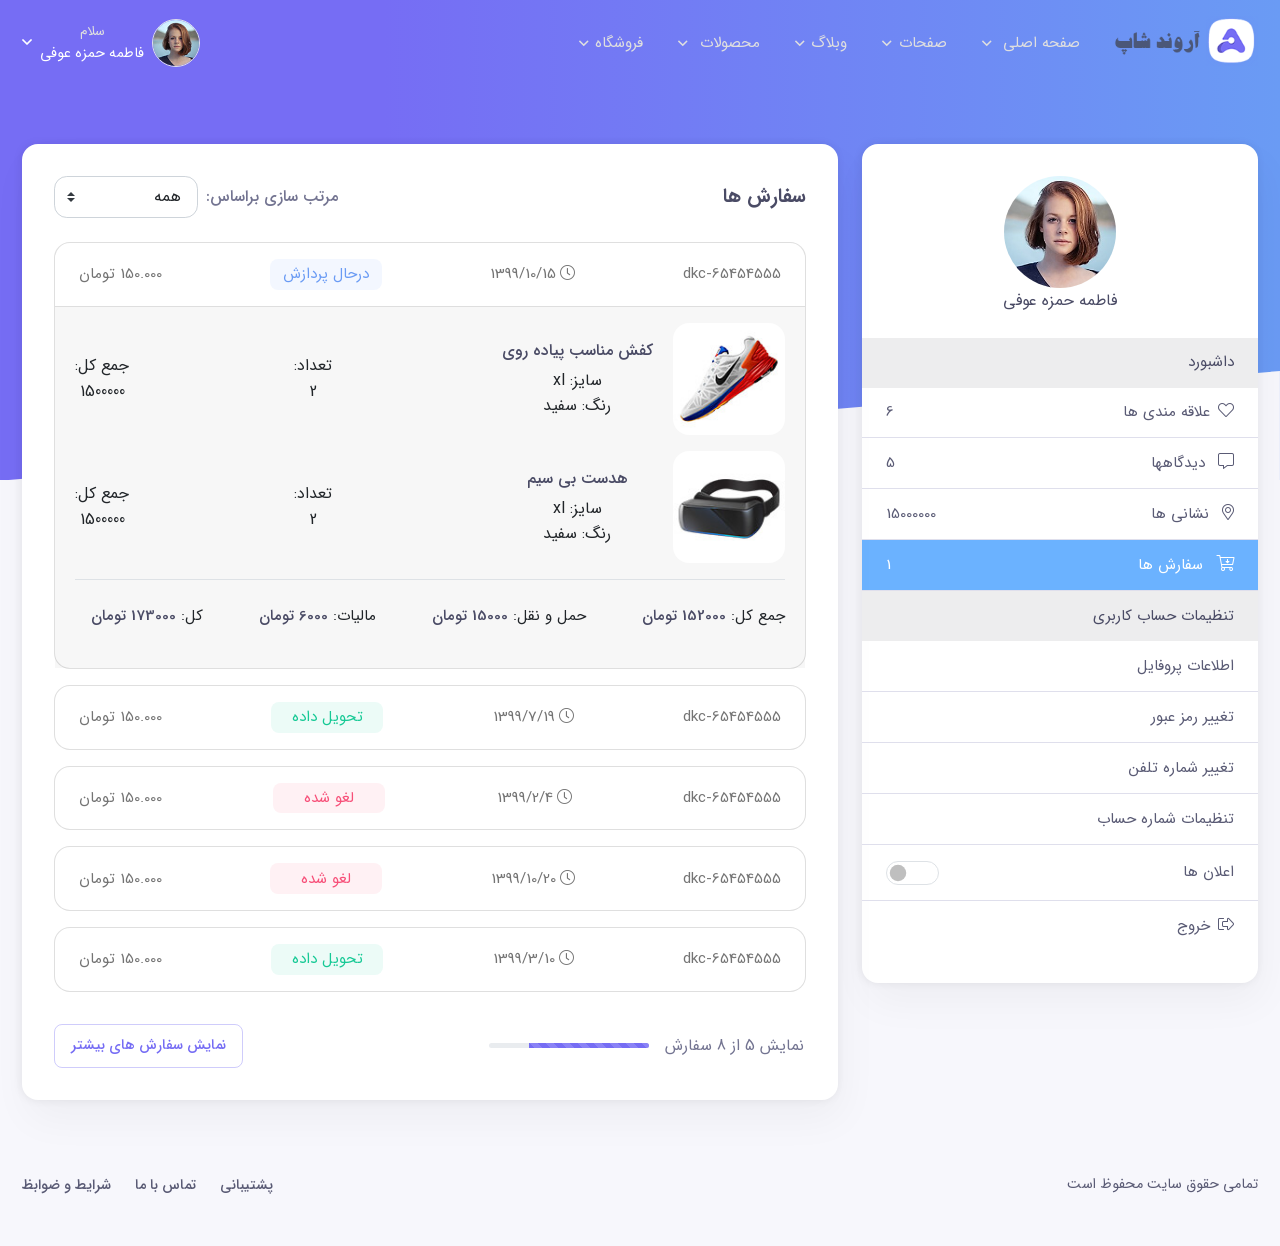
<file: assets/files/around/account-orders-tab.html>
<html lang="en">

<head>
    <meta charset="UTF-8">
    <meta name="viewport" content="width=device-width, initial-scale=1.0">
    <title>صفحه حساب کاربری</title>
    <link href="https://cdn.jsdelivr.net/npm/bootstrap@5.1.3/dist/css/bootstrap.min.css" rel="stylesheet"
        integrity="sha384-1BmE4kWBq78iYhFldvKuhfTAU6auU8tT94WrHftjDbrCEXSU1oBoqyl2QvZ6jIW3" crossorigin="anonymous">
   
    <link rel="stylesheet" href="css/all.min.css">
    <link rel="stylesheet" href="css/respansive.css">
    <link rel="stylesheet" href="style.css">
</head>

<body style="background-color:#f7f7fc;">
    <div class="bg-close">
    </div>
    <header class="header-paccount">
        <nav class="area_navbar area_navbar-nonShdow">
            <div class="container container_nav">
                <div
                    class="row d-flex justify-content-between align-items-center navbarr justify-content-md-between ">
                    <div class="col-4   d-block d-lg-none area-icon-bar">
                        <div class="icon_meni_bar icon_meni_bar-white">
                            <a class="d-block d-xl-none"><i class="fas fa-bars me-2"></i></a>
                        </div>
                        <div id="menu_mobile" class="menu_mobile ">
                            <div class="header_menu_mobile d-flex align-items-center">
                                <button type="button" class="btn-close close_menu_mobile" aria-label="Close"></button>
                                <img src="images/logosmal.png" />
                            </div>
                            <div class="area_menu_mobile menu-top-menu-container" id="accordian">
                                <ul class="menu-multi-level">
                                    <li class="menu-item-has-children"><a href="#">صفحه اصلی </a>
                                        <ul class="sub-menu">
                                            <li><a href="index.html">صفحه اصلی 1</a></li>
                                            <li><a href="index2.html">صفحه اصلی 2</a></li>
                                           <li><a href="index3.html">صفحه اصلی 3</a> </li>
                                        </ul>
                                    </li>
                                    <li class="menu-item-has-children"><a href="#">صفحات</a>
                                        <ul class="sub-menu">
                                            <li><a href="about.html">درباره ما</a></li>
                                            <li class="menu-item-has-children"><a href="#">تماس با ما</a>
                                                <ul class="sub-menu">
                                                    <li><a href="contact.html"> طرح 1</a></li>
                                                    <li><a href="contacts-v2.html">طرح 2</a>
                                                    </li>
                                                </ul>
                                            </li>
                                            <li><a href="account.html">حساب کاربری</a>
                                            </li>
                                            <li><a href="404.html">خطا 404</a></li>
                                        </ul>
                                    </li>
                                    <li class="menu-item-has-children"><a href="#">وبلاگ</a>
                                        <ul class="sub-menu">
                                            <li class="menu-item-has-children"><a href="#">ساختماشانی های
                                                </a>
                                                <ul class="sub-menu">
                                                    <li><a href="blog-masonry-four-columns.html">چهار ستون </a>
                                                    </li>
                                                    <li><a href="blog-masonry-left-sidebar.html">نوار کناری سمت چپ </a></li>
                                                    <li><a href="blog-masonry-right-sidebar.html">نوار کناری سمت راست </a>
                                                    </li>
                                                </ul>
                                            </li>
                                            <li class="menu-item-has-children"><a href="#">جزییات وبلاگ </a>
                                                <ul class="sub-menu">
                                                    <li><a href="blog-single-left-sidebar.html">پیش فرض</a></li>
                                                    <li><a href="blog-single-right-sidebar.html">نوار کناری سمت راست</a>
                                                    </li>
    
                                                    <li><a href="blog-single.html">جزییات وبلاگ بدون سایدبار</a>
                                                    </li>
                                                </ul>
                                            </li>
                                            <li class="menu-item-has-children"><a href="#">لیستی </a>
                                                <ul class="sub-menu">
                                                    <li><a href="blog-list-left-sidebar.html">نوار کناری سمت چپ</a></li>
                                                    <li><a href="blog-list-right-sidebar.html">نوار کناری سمت راست</a>
                                                    </li>
    
                                                    <li><a href="blog-list.html">لیستی بدون سایدبار</a>
                                                    </li>
                                                </ul>
                                            </li>
                                        </ul>
                                    </li>
    
                                    <li class="menu-item-has-children"><a href="#">محصولات</a>
                                        <ul class="sub-menu">
                                            <li class="mega-menu-col">
                                                <a class="title-megamenu-mobile" href="#">لوازم دیجیتالی</a>
                                                <ul>
                                                    <li><a href="#"> دوربین مدار بسته </a></li>
                                                    <li><a href="#">هدست</a></li>
                                                    <li><a href="#">تلویزیون hd</a></li>
                                                    <li><a href="#">موبایل</a></li>
                                                    <li><a href="#"> دوربین عکاسی</a></li>
                                                    <li><a href="#">وسایل جانبی موبایل</a></li>
                                                </ul>
                                            </li>
    
                                            <li class="mega-menu-col">
                                                <a class="title-megamenu-mobile" href="#">لباس و پوشاک</a>
                                                <ul>
                                                    <li><a href="#"> مانتو</a></li>
                                                    <li><a href="#">شلوار</a></li>
                                                    <li><a href="#">پیراهن</a></li>
                                                    <li><a href="#">شال و روسری</a></li>
                                                    <li><a href="#">پالتو</a></li>
                                                    <li><a href="#">کت و شلوار</a></li>
                                                </ul>
                                            </li>
    
                                            <li class="mega-menu-col">
                                                <a class="title-megamenu-mobile" href="#">کیف</a>
                                                <ul>
                                                    <li><a href="#">کیف زنانه</a></li>
                                                    <li><a href="#">کوله پشتی</a></li>
                                                    <li><a href="#">کیف اداری</a></li>
                                                    <li><a href="#">کیف جیبی</a></li>
                                                    <li><a href="#"> کیف رو دوشی</a></li>
                                                    <li><a href="#">کیف دستی</a></li>
                                                </ul>
                                            </li>
                                            <li class="mega-menu-col">
                                                <a class="title-megamenu-mobile" href="#">کفش</a>
                                                <ul>
                                                    <li><a href="#">کفش اسپرست</a></li>
                                                    <li><a href="#">کفش ورزشی</a></li>
                                                    <li><a href="#">کفش مجلسی</a></li>
                                                    <li><a href="#">کفش تخت</a></li>
                                                </ul>
                                            </li>
                                        </ul>
                                    </li>
    
    
                                    <li class="menu-item-has-children"><a href="#">فروشگاه</a>
                                        <ul class="sub-menu">
                                            <li class="mega-menu-col">
                                                <a class="title-megamenu-mobile" href="#">صفحات دیگر</a>
                                                <ul>
                                                    <li><a href="shop-product-detail-left-sidebar.html">جزییات محصول
                                                            سمت چپ</a></li>
                                                    <li><a href="shop-product-detail-right-sidebar.html">جزییات
                                                            محصول سمت راست</a></li>
                                                    <li><a href="cart.html"> سبد خرید</a></li>
                                                    <li><a href="checkout.html">بررسی</a></li>
                                                    <li><a href="wishlist.html">لیست مورد علاقه</a></li>
                                                </ul>
                                            </li>
                                            <li class="mega-menu-col">
                                                <a class="title-megamenu-mobile" href="#">طرح بندی صفحه خرید</a>
                                                <ul>
                                                    <li><a href="shop-ns.html">شبکه ای چهار ستون</a></li>
                                                    <li><a href="shop-left-sidebar.html">شبکه ای نوار کناری سمت
                                                            چپ</a></li>
                                                    <li><a href="shop-right-sidebar.html"> شبکه ای نوار کناری سمت
                                                            راست</a></li>
                                                </ul>
                                            </li>
                                        </ul>
                                    </li>
    
                                </ul>
    
                            </div>
                            <div class="footer_menu_mobile ">
                                <a href="#" class="btn btn-block btn_menu_mobile "><i class="fal fa-user ms-2"></i>
                                    ورود به سایت
                                </a>
                            </div>
                        </div>
                    </div>
                    <div class="col-4  col-md-3  col-lg-9 col_menu_top d-none d-lg-block">
                        <div class="arealogo float-end ps-3">
                            <a href="index.html" class="d-none d-lg-block"> <img src="images/logo.png" /></a>
                        </div>
                        <div class="top_menu top-menu-color-bright h-100 ">
                            <ul class="d-flex h-100 align-items-center">
                                <li><a href="#">صفحه اصلی <i class="fa fa-angle-down" aria-hidden="true"></i></a>
                                    <ul class="sub-menu">
                                        <li><a href="index.html">صفحه اصلی 1</a></li>
                                        <li><a href="index2.html">صفحه اصلی 2</a></li>
                                       <li><a href="index3.html">صفحه اصلی 3</a> </li>
                                    </ul>
                                </li>
                                <li><a href="#">صفحات<i class="fa fa-angle-down" aria-hidden="true"></i></a>
                                    <ul class="sub-menu">
                                        <li><a href="about.html">درباره ما</a></li>
                                        <li><a href="#">تماس با ما<i class="fal fa-angle-left"></i></a>
                                            <ul class="sub-menu">
                                                <li><a href="contact.html"> طرح 1</a></li>
                                                <li><a href="contacts-v2.html">طرح 2</a>
                                                </li>
                                            </ul>
                                        </li>
                                        <li><a href="account.html">حساب کاربری</a>
                                        </li>
                                        <li><a href="404.html">خطا 404</a></li>
                                    </ul>
                                </li>
                                <li><a href="#">وبلاگ<i class="fa fa-angle-down" aria-hidden="true"></i></a>
                                    <ul class="sub-menu">
                                        <li><a href="#">ساختمانی <i class="fal fa-angle-left"></i>
                                            </a>
                                            <ul class="sub-menu">
                                                <li><a href="blog-masonry-four-columns.html">چهار ستون </a>
                                                </li>
                                                <li><a href="blog-masonry-left-sidebar.html">نوار کناری سمت چپ </a>
                                                </li>
                                                <li><a href="blog-masonry-right-sidebar.html">نوار کناری سمت راست
                                                    </a>
                                                </li>
                                            </ul>
                                        </li>
                                        <li><a href="#">جزییات وبلاگ <i class="fal fa-angle-left"></i></a>
                                            <ul class="sub-menu">
                                                <li><a href="blog-single-left-sidebar.html">پیش فرض</a></li>
                                                <li><a href="blog-single-right-sidebar.html">نوار کناری سمت راست</a>
                                                </li>

                                                <li><a href="blog-single.html">جزییات وبلاگ بدون سایدبار</a>
                                                </li>
                                            </ul>
                                        </li>
                                        <li><a href="#">لیستی <i class="fal fa-angle-left"></i></a>
                                            <ul class="sub-menu">
                                                <li><a href="blog-list-left-sidebar.html">نوار کناری سمت چپ</a></li>
                                                <li><a href="blog-list-right-sidebar.html">نوار کناری سمت راست</a>
                                                </li>

                                                <li><a href="blog-list.html">لیستی بدون سایدبار</a>
                                                </li>
                                            </ul>
                                        </li>
                                    </ul>
                                </li>
                                <li class="container-mega-menu"><a href="#">محصولات
                                        <i class="fa fa-angle-down" aria-hidden="true"></i>
                                    </a>
                                    <div class="area-megamenu">
                                        <div class="row">
                                            <div class="col-12 d-flex mb-4">
                                                <div class="mega-menu-col col-3">
                                                    <a class="title_megamenu" href="#">لوازم دیجیتالی</a>
                                                    <ul>
                                                        <li><a href="#"> دوربین مدار بسته </a></li>
                                                        <li><a href="#">هدست</a></li>
                                                        <li><a href="#">تلویزیون hd</a></li>
                                                        <li><a href="#">موبایل</a></li>
                                                        <li><a href="#"> دوربین عکاسی</a></li>
                                                        <li><a href="#">وسایل جانبی موبایل</a></li>
                                                    </ul>
                                                </div>
                                                <div class="mega-menu-col col-3">
                                                    <a class="title_megamenu" href="#">لباس و پوشاک</a>
                                                    <ul>
                                                        <li><a href="#"> مانتو</a></li>
                                                        <li><a href="#">شلوار</a></li>
                                                        <li><a href="#">پیراهن</a></li>
                                                        <li><a href="#">شال و روسری</a></li>
                                                        <li><a href="#">پالتو</a></li>
                                                        <li><a href="#">کت و شلوار</a></li>
                                                    </ul>
                                                </div>
                                                <div class="mega-menu-col col-3">
                                                    <a class="title_megamenu" href="#">کیف</a>
                                                    <ul>
                                                        <li><a href="#">کیف زنانه</a></li>
                                                        <li><a href="#">کوله پشتی</a></li>
                                                        <li><a href="#">کیف اداری</a></li>
                                                        <li><a href="#">کیف جیبی</a></li>
                                                        <li><a href="#"> کیف رو دوشی</a></li>
                                                        <li><a href="#">کیف دستی</a></li>
                                                    </ul>
                                                </div>
                                                <div class="mega-menu-col col-3 ">
                                                    <a class="title_megamenu" href="#">کفش</a>
                                                    <ul>
                                                        <li><a href="#">کفش اسپرست</a></li>
                                                        <li><a href="#">کفش ورزشی</a></li>
                                                        <li><a href="#">کفش مجلسی</a></li>
                                                        <li><a href="#">کفش تخت</a></li>
                                                    </ul>
                                                </div>
                                            </div>

                                            <div class="mega-menu-col col-4">
                                                <div class="baner-megamenu">
                                                    <a href="shop-left-sidebar.html"> <img class="img-fluid"
                                                            src="images/img203.jpg" alt="تصویر مگامنو">
                                                    </a>

                                                </div>
                                            </div>
                                            <div class="mega-menu-col col-4">
                                                <div class="baner-megamenu">
                                                    <a href="shop-left-sidebar.html"> <img class="img-fluid"
                                                            src="images/img202.jpg" alt="تصویر مگامنو">
                                                    </a>

                                                </div>
                                            </div>

                                            <div class="mega-menu-col col-4">
                                                <div class="baner-megamenu">
                                                    <a href="shop-left-sidebar.html"> <img class="img-fluid"
                                                            src="images/img204.jpg" alt="تصویر مگامنو">
                                                    </a>

                                                </div>
                                            </div>
                                        </div>
                                    </div>
                                </li>

                                <li class="container-mega-menu"><a href="#">فروشگاه<i class="fa fa-angle-down"
                                            aria-hidden="true"></i></a>
                                    <div class="area-megamenu pb-5">
                                        <div class="row">
                                            <div class="mega-menu-col col-4">
                                                <a class="title_megamenu" href="#">صفحات دیگر</a>
                                                <ul>
                                                    <li><a href="shop-product-detail-left-sidebar.html">جزییات محصول
                                                            سمت چپ</a></li>
                                                    <li><a href="shop-product-detail-right-sidebar.html">جزییات
                                                            محصول سمت راست</a></li>
                                                    <li><a href="wishlist.html">لیست مورد علاقه</a></li>
                                                    <li><a href="cart.html"> سبد خرید</a></li>
                                                    <li><a href="checkout.html">بررسی</a></li>
                                                </ul>
                                            </div>
                                            <div class="mega-menu-col col-4">
                                                <a class="title_megamenu" href="#">طرح بندی صفحه خرید</a>
                                                <ul>
                                                    <li><a href="shop-ns.html">شبکه ای چهار ستون</a></li>
                                                    <li><a href="shop-left-sidebar.html">شبکه ای نوار کناری سمت
                                                            چپ</a></li>
                                                    <li><a href="shop-right-sidebar.html"> شبکه ای نوار کناری سمت
                                                            راست</a></li>
                                                </ul>
                                            </div>
                                            <div class="mega-menu-col col-4">
                                                <div class="baner-megamenu">
                                                    <img class="img-fluid" src="images/img201.jpg" alt="تصویر مگامنو">

                                                    <div class="baner-megamenu-info">
                                                        <h3 class="baner-megamenu-title">مجموعه جدید</h3>
                                                        <h4 class="baner-megamenu-title">٪50 تخفیف</h4>
                                                        <a href="shop-left-sidebar.html" class="btn-5">اکنون خرید
                                                            کنید</a>
                                                    </div>
                                                </div>
                                            </div>
                                        </div>
                                    </div>
                                </li>
                            </ul>
                        </div>
                    </div>
                    <div class="col-4  col-lg-3 d-flex justify-content-end ">
                        <div class="navbar-tool-account d-flex align-items-center">
                            <a href="#">
                                <img src="images/img10.jpg" alt="">
                            </a>
                            <a href="#" class="link-name-user-account d-flex align-items-center">
                                <div class="name-user-account d-flex flex-column align-items-center  mx-2">
                                    <span>سلام</span>
                                    فاطمه حمزه عوفی
                                </div>
                            </a>
                            <ul class="dropdown-user-account nav nav-pills">
                                <li> <a href="account.html" class="nav-link active" id="favorits-tab"><i
                                            class="fal fa-heart ms-2"></i>علاقه مندی ها <span
                                            class="dropdown-user-account-meta">6</span> </a>
                                </li>
                                <li> <a href="account-comment-tab.html" class="nav-link" id="comment-tab"><i
                                            class="fal fa-comment-alt ms-2"></i>دیدگاهها <span
                                            class="dropdown-user-account-meta">5</span> </a>
                                </li>
                                <li> <a href="account-contact-tab.html" class="nav-link" id="contact-tab"><i
                                            class="fal fa-map-marker-alt ms-2"></i>نشانی ها <span
                                            class="dropdown-user-account-meta">15000000</span> </a>
                                </li>
                                <li> <a href="account-orders-tab.html" class="nav-link" id="orders-tab"><i
                                            class="fal fa-cart-arrow-down ms-2"></i>سفارش ها <span
                                            class="dropdown-user-account-meta">1</span> </a>
                                </li>


                                <li> <a href="account-infoprofile-tab.html" class="nav-link" id="infoprofile-tab"><i
                                            class="fal fa-user ms-2"></i>اطلاعات پروفایل </a>
                                </li>


                                <li> <a href="account-changePassword-tab.html" class="nav-link"
                                        id="changePassword-tab"><i class="fal fa-lock-alt ms-2"></i>تغییر رمز عبور </a>
                                </li>

                                <li> <a href="account-changTel-tab.html" class="nav-link" id="changTel-tab"><i
                                            class="fal fa-phone-alt ms-2"></i>تغییر شماره تلفن </a>
                                </li>

                                <li> <a href="account-setting-numberaccount-tab.html" class="nav-link"
                                        id="setting-numberaccount-tab"><i
                                            class="fal fa-credit-card-front ms-2"></i>تنطیمات شماره حساب </a>
                                </li>

                                <li> <a href="account-notification-tab.html" class="nav-link" id="notification-tab"><i
                                            class="fal fa-envelope-open-text ms-2"></i>اعلان ها </a>
                                </li>


                                <li> <a href="index.html"><i class="fal fa-sign-out-alt  ms-2"></i>خروج </a>
                                </li>
                            </ul>
                        </div>
                    </div>
                </div>
            </div>
        </nav>
        <nav class="area_navbar  area_navbar_sticky">
            <div class="container container_nav">
                <div
                    class="row d-flex justify-content-between align-items-center navbarr justify-content-md-between">
                    <div class="col-4   d-block d-lg-none area-icon-bar">
                        <div class="icon_meni_bar">
                            <a class="d-block d-xl-none"><i class="fas fa-bars me-2"></i></a>
                        </div>
                        <div id="menu_mobile" class="menu_mobile ">
                            <div class="header_menu_mobile d-flex align-items-center">
                                <button type="button" class="btn-close close_menu_mobile" aria-label="Close"></button>
                                <img src="images/logosmal.png" />
                            </div>
                            <div class="area_menu_mobile menu-top-menu-container" id="accordian">
                                <ul class="menu-multi-level">
                                    <li class="menu-item-has-children"><a href="#">صفحه اصلی </a>
                                        <ul class="sub-menu">
                                            <li><a href="index.html">صفحه اصلی 1</a></li>
                                            <li><a href="index2.html">صفحه اصلی 2</a></li>
                                           <li><a href="index3.html">صفحه اصلی 3</a> </li>
                                        </ul>
                                    </li>
                                    <li class="menu-item-has-children"><a href="#">صفحات</a>
                                        <ul class="sub-menu">
                                            <li><a href="about.html">درباره ما</a></li>
                                            <li class="menu-item-has-children"><a href="#">تماس با ما</a>
                                                <ul class="sub-menu">
                                                    <li><a href="contact.html"> طرح 1</a></li>
                                                    <li><a href="contacts-v2.html">طرح 2</a>
                                                    </li>
                                                </ul>
                                            </li>
                                            <li><a href="account.html">حساب کاربری</a>
                                            </li>
                                            <li><a href="404.html">خطا 404</a></li>
                                        </ul>
                                    </li>
                                    <li class="menu-item-has-children"><a href="#">وبلاگ</a>
                                        <ul class="sub-menu">
                                            <li class="menu-item-has-children"><a href="#">ساختمانی
                                                </a>
                                                <ul class="sub-menu">
                                                    <li><a href="blog-masonry-four-columns.html">چهار ستون </a>
                                                    </li>
                                                    <li><a href="blog-masonry-left-sidebar.html">نوار کناری سمت چپ </a></li>
                                                    <li><a href="blog-masonry-right-sidebar.html">نوار کناری سمت راست </a>
                                                    </li>
                                                </ul>
                                            </li>
                                            <li class="menu-item-has-children"><a href="#">جزییات وبلاگ </a>
                                                <ul class="sub-menu">
                                                    <li><a href="blog-single-left-sidebar.html">پیش فرض</a></li>
                                                    <li><a href="blog-single-right-sidebar.html">نوار کناری سمت راست</a>
                                                    </li>
    
                                                    <li><a href="blog-single.html">جزییات وبلاگ بدون سایدبار</a>
                                                    </li>
                                                </ul>
                                            </li>
                                            <li class="menu-item-has-children"><a href="#">لیستی </a>
                                                <ul class="sub-menu">
                                                    <li><a href="blog-list-left-sidebar.html">نوار کناری سمت چپ</a></li>
                                                    <li><a href="blog-list-right-sidebar.html">نوار کناری سمت راست</a>
                                                    </li>
    
                                                    <li><a href="blog-list.html">لیستی بدون سایدبار</a>
                                                    </li>
                                                </ul>
                                            </li>
                                        </ul>
                                    </li>
    
                                    <li class="menu-item-has-children"><a href="#">محصولات</a>
                                        <ul class="sub-menu">
                                            <li class="mega-menu-col">
                                                <a class="title-megamenu-mobile" href="#">لوازم دیجیتالی</a>
                                                <ul>
                                                    <li><a href="#"> دوربین مدار بسته </a></li>
                                                    <li><a href="#">هدست</a></li>
                                                    <li><a href="#">تلویزیون hd</a></li>
                                                    <li><a href="#">موبایل</a></li>
                                                    <li><a href="#"> دوربین عکاسی</a></li>
                                                    <li><a href="#">وسایل جانبی موبایل</a></li>
                                                </ul>
                                            </li>
    
                                            <li class="mega-menu-col">
                                                <a class="title-megamenu-mobile" href="#">لباس و پوشاک</a>
                                                <ul>
                                                    <li><a href="#"> مانتو</a></li>
                                                    <li><a href="#">شلوار</a></li>
                                                    <li><a href="#">پیراهن</a></li>
                                                    <li><a href="#">شال و روسری</a></li>
                                                    <li><a href="#">پالتو</a></li>
                                                    <li><a href="#">کت و شلوار</a></li>
                                                </ul>
                                            </li>
    
                                            <li class="mega-menu-col">
                                                <a class="title-megamenu-mobile" href="#">کیف</a>
                                                <ul>
                                                    <li><a href="#">کیف زنانه</a></li>
                                                    <li><a href="#">کوله پشتی</a></li>
                                                    <li><a href="#">کیف اداری</a></li>
                                                    <li><a href="#">کیف جیبی</a></li>
                                                    <li><a href="#"> کیف رو دوشی</a></li>
                                                    <li><a href="#">کیف دستی</a></li>
                                                </ul>
                                            </li>
                                            <li class="mega-menu-col">
                                                <a class="title-megamenu-mobile" href="#">کفش</a>
                                                <ul>
                                                    <li><a href="#">کفش اسپرست</a></li>
                                                    <li><a href="#">کفش ورزشی</a></li>
                                                    <li><a href="#">کفش مجلسی</a></li>
                                                    <li><a href="#">کفش تخت</a></li>
                                                </ul>
                                            </li>
                                        </ul>
                                    </li>
    
    
                                    <li class="menu-item-has-children"><a href="#">فروشگاه</a>
                                        <ul class="sub-menu">
                                            <li class="mega-menu-col">
                                                <a class="title-megamenu-mobile" href="#">صفحات دیگر</a>
                                                <ul>
                                                    <li><a href="shop-product-detail-left-sidebar.html">جزییات محصول
                                                            سمت چپ</a></li>
                                                    <li><a href="shop-product-detail-right-sidebar.html">جزییات
                                                            محصول سمت راست</a></li>
                                                    <li><a href="cart.html"> سبد خرید</a></li>
                                                    <li><a href="checkout.html">بررسی</a></li>
                                                    <li><a href="wishlist.html">لیست مورد علاقه</a></li>
                                                </ul>
                                            </li>
                                            <li class="mega-menu-col">
                                                <a class="title-megamenu-mobile" href="#">طرح بندی صفحه خرید</a>
                                                <ul>
                                                    <li><a href="shop-ns.html">شبکه ای چهار ستون</a></li>
                                                    <li><a href="shop-left-sidebar.html">شبکه ای نوار کناری سمت
                                                            چپ</a></li>
                                                    <li><a href="shop-right-sidebar.html"> شبکه ای نوار کناری سمت
                                                            راست</a></li>
                                                </ul>
                                            </li>
                                        </ul>
                                    </li>
    
                                </ul>
    
                            </div>
                            <div class="footer_menu_mobile ">
                                <a href="#" class="btn btn-block btn_menu_mobile "><i class="fal fa-user ms-2"></i>
                                    ورود به سایت
                                </a>
                            </div>
                        </div>
                    </div>
                    <div class="col-4  col-md-3  col-lg-9 col_menu_top d-none d-lg-block">
                        <div class="arealogo float-end ps-3">
                            <a href="index.html" class="d-none d-lg-block"> <img src="images/logo.png" /></a>
                        </div>
                        <div class="top_menu top-menu-color-bright h-100 ">
                            <ul class="d-flex h-100 align-items-center">
                                <li><a href="#">صفحه اصلی <i class="fa fa-angle-down" aria-hidden="true"></i></a>
                                    <ul class="sub-menu">
                                        <li><a href="index.html">صفحه اصلی 1</a></li>
                                        <li><a href="index2.html">صفحه اصلی 2</a></li>
                                       <li><a href="index3.html">صفحه اصلی 3</a> </li>
                                    </ul>
                                </li>
                                <li><a href="#">صفحات<i class="fa fa-angle-down" aria-hidden="true"></i></a>
                                    <ul class="sub-menu">
                                        <li><a href="about.html">درباره ما</a></li>
                                        <li><a href="#">تماس با ما<i class="fal fa-angle-left"></i></a>
                                            <ul class="sub-menu">
                                                <li><a href="contact.html"> طرح 1</a></li>
                                                <li><a href="contacts-v2.html">طرح 2</a>
                                                </li>
                                            </ul>
                                        </li>
                                        <li><a href="account.html">حساب کاربری</a>
                                        </li>
                                        <li><a href="404.html">خطا 404</a></li>
                                    </ul>
                                </li>
                                <li><a href="#">وبلاگ<i class="fa fa-angle-down" aria-hidden="true"></i></a>
                                    <ul class="sub-menu">
                                        <li><a href="#">ساختمانی <i class="fal fa-angle-left"></i>
                                            </a>
                                            <ul class="sub-menu">
                                                <li><a href="blog-masonry-four-columns.html">چهار ستون </a>
                                                </li>
                                                <li><a href="blog-masonry-left-sidebar.html">نوار کناری سمت چپ </a>
                                                </li>
                                                <li><a href="blog-masonry-right-sidebar.html">نوار کناری سمت راست
                                                    </a>
                                                </li>
                                            </ul>
                                        </li>
                                        <li><a href="#">جزییات وبلاگ <i class="fal fa-angle-left"></i></a>
                                            <ul class="sub-menu">
                                                <li><a href="blog-single-left-sidebar.html">پیش فرض</a></li>
                                                <li><a href="blog-single-right-sidebar.html">نوار کناری سمت راست</a>
                                                </li>

                                                <li><a href="blog-single.html">جزییات وبلاگ بدون سایدبار</a>
                                                </li>
                                            </ul>
                                        </li>
                                        <li><a href="#">لیستی <i class="fal fa-angle-left"></i></a>
                                            <ul class="sub-menu">
                                                <li><a href="blog-list-left-sidebar.html">نوار کناری سمت چپ</a></li>
                                                <li><a href="blog-list-right-sidebar.html">نوار کناری سمت راست</a>
                                                </li>

                                                <li><a href="blog-list.html">لیستی بدون سایدبار</a>
                                                </li>
                                            </ul>
                                        </li>
                                    </ul>
                                </li>
                                <li class="container-mega-menu"><a href="#">محصولات
                                        <i class="fa fa-angle-down" aria-hidden="true"></i>
                                    </a>
                                    <div class="area-megamenu">
                                        <div class="row">
                                            <div class="col-12 d-flex mb-4">
                                                <div class="mega-menu-col col-3">
                                                    <a class="title_megamenu" href="#">لوازم دیجیتالی</a>
                                                    <ul>
                                                        <li><a href="#"> دوربین مدار بسته </a></li>
                                                        <li><a href="#">هدست</a></li>
                                                        <li><a href="#">تلویزیون hd</a></li>
                                                        <li><a href="#">موبایل</a></li>
                                                        <li><a href="#"> دوربین عکاسی</a></li>
                                                        <li><a href="#">وسایل جانبی موبایل</a></li>
                                                    </ul>
                                                </div>
                                                <div class="mega-menu-col col-3">
                                                    <a class="title_megamenu" href="#">لباس و پوشاک</a>
                                                    <ul>
                                                        <li><a href="#"> مانتو</a></li>
                                                        <li><a href="#">شلوار</a></li>
                                                        <li><a href="#">پیراهن</a></li>
                                                        <li><a href="#">شال و روسری</a></li>
                                                        <li><a href="#">پالتو</a></li>
                                                        <li><a href="#">کت و شلوار</a></li>
                                                    </ul>
                                                </div>
                                                <div class="mega-menu-col col-3">
                                                    <a class="title_megamenu" href="#">کیف</a>
                                                    <ul>
                                                        <li><a href="#">کیف زنانه</a></li>
                                                        <li><a href="#">کوله پشتی</a></li>
                                                        <li><a href="#">کیف اداری</a></li>
                                                        <li><a href="#">کیف جیبی</a></li>
                                                        <li><a href="#"> کیف رو دوشی</a></li>
                                                        <li><a href="#">کیف دستی</a></li>
                                                    </ul>
                                                </div>
                                                <div class="mega-menu-col col-3 ">
                                                    <a class="title_megamenu" href="#">کفش</a>
                                                    <ul>
                                                        <li><a href="#">کفش اسپرست</a></li>
                                                        <li><a href="#">کفش ورزشی</a></li>
                                                        <li><a href="#">کفش مجلسی</a></li>
                                                        <li><a href="#">کفش تخت</a></li>
                                                    </ul>
                                                </div>
                                            </div>

                                            <div class="mega-menu-col col-4">
                                                <div class="baner-megamenu">
                                                    <a href="shop-left-sidebar.html"> <img class="img-fluid"
                                                            src="images/img203.jpg" alt="تصویر مگامنو">
                                                    </a>

                                                </div>
                                            </div>
                                            <div class="mega-menu-col col-4">
                                                <div class="baner-megamenu">
                                                    <a href="shop-left-sidebar.html"> <img class="img-fluid"
                                                            src="images/img202.jpg" alt="تصویر مگامنو">
                                                    </a>

                                                </div>
                                            </div>

                                            <div class="mega-menu-col col-4">
                                                <div class="baner-megamenu">
                                                    <a href="shop-left-sidebar.html"> <img class="img-fluid"
                                                            src="images/img204.jpg" alt="تصویر مگامنو">
                                                    </a>

                                                </div>
                                            </div>
                                        </div>
                                    </div>
                                </li>

                                <li class="container-mega-menu"><a href="#">فروشگاه<i class="fa fa-angle-down"
                                            aria-hidden="true"></i></a>
                                    <div class="area-megamenu pb-5">
                                        <div class="row">
                                            <div class="mega-menu-col col-4">
                                                <a class="title_megamenu" href="#">صفحات دیگر</a>
                                                <ul>
                                                    <li><a href="shop-product-detail-left-sidebar.html">جزییات محصول
                                                            سمت چپ</a></li>
                                                    <li><a href="shop-product-detail-right-sidebar.html">جزییات
                                                            محصول سمت راست</a></li>
                                                    <li><a href="wishlist.html">لیست مورد علاقه</a></li>
                                                    <li><a href="cart.html"> سبد خرید</a></li>
                                                    <li><a href="checkout.html">بررسی</a></li>
                                                </ul>
                                            </div>
                                            <div class="mega-menu-col col-4">
                                                <a class="title_megamenu" href="#">طرح بندی صفحه خرید</a>
                                                <ul>
                                                    <li><a href="shop-ns.html">شبکه ای چهار ستون</a></li>
                                                    <li><a href="shop-left-sidebar.html">شبکه ای نوار کناری سمت
                                                            چپ</a></li>
                                                    <li><a href="shop-right-sidebar.html"> شبکه ای نوار کناری سمت
                                                            راست</a></li>
                                                </ul>
                                            </div>
                                            <div class="mega-menu-col col-4">
                                                <div class="baner-megamenu">
                                                    <img class="img-fluid" src="images/img201.jpg" alt="تصویر مگامنو">

                                                    <div class="baner-megamenu-info">
                                                        <h3 class="baner-megamenu-title">مجموعه جدید</h3>
                                                        <h4 class="baner-megamenu-title">٪50 تخفیف</h4>
                                                        <a href="shop-left-sidebar.html" class="btn-5">اکنون خرید
                                                            کنید</a>
                                                    </div>
                                                </div>
                                            </div>
                                        </div>
                                    </div>
                                </li>
                            </ul>
                        </div>
                    </div>
                    <div class="col-4  col-lg-3 d-flex justify-content-end ">
                        <div class="navbar-tool-account d-flex align-items-center">
                            <a href="#">
                                <img src="images/img10.jpg" alt="">
                            </a>
                            <a href="#" class="link-name-user-account d-flex align-items-center">
                                <div class="name-user-account d-flex flex-column align-items-center  mx-2">
                                    <span>سلام</span>
                                    فاطمه حمزه عوفی
                                </div>
                            </a>
                            <ul class="dropdown-user-account nav nav-pills">
                                <li> <a href="account.html" class="nav-link active" id="favorits-tab"><i
                                            class="fal fa-heart ms-2"></i>علاقه مندی ها <span
                                            class="dropdown-user-account-meta">6</span> </a>
                                </li>
                                <li> <a href="account-comment-tab.html" class="nav-link" id="comment-tab"><i
                                            class="fal fa-comment-alt ms-2"></i>دیدگاهها <span
                                            class="dropdown-user-account-meta">5</span> </a>
                                </li>
                                <li> <a href="account-contact-tab.html" class="nav-link" id="contact-tab"><i
                                            class="fal fa-map-marker-alt ms-2"></i>نشانی ها <span
                                            class="dropdown-user-account-meta">15000000</span> </a>
                                </li>
                                <li> <a href="account-orders-tab.html" class="nav-link" id="orders-tab"><i
                                            class="fal fa-cart-arrow-down ms-2"></i>سفارش ها <span
                                            class="dropdown-user-account-meta">1</span> </a>
                                </li>


                                <li> <a href="account-infoprofile-tab.html" class="nav-link" id="infoprofile-tab"><i
                                            class="fal fa-user ms-2"></i>اطلاعات پروفایل </a>
                                </li>


                                <li> <a href="account-changePassword-tab.html" class="nav-link"
                                        id="changePassword-tab"><i class="fal fa-lock-alt ms-2"></i>تغییر رمز عبور </a>
                                </li>

                                <li> <a href="account-changTel-tab.html" class="nav-link" id="changTel-tab"><i
                                            class="fal fa-phone-alt ms-2"></i>تغییر شماره تلفن </a>
                                </li>

                                <li> <a href="account-setting-numberaccount-tab.html" class="nav-link"
                                        id="setting-numberaccount-tab"><i
                                            class="fal fa-credit-card-front ms-2"></i>تنطیمات شماره حساب </a>
                                </li>

                                <li> <a href="account-notification-tab.html" class="nav-link" id="notification-tab"><i
                                            class="fal fa-envelope-open-text ms-2"></i>اعلان ها </a>
                                </li>


                                <li> <a href="index.html"><i class="fal fa-sign-out-alt  ms-2"></i>خروج </a>
                                </li>
                            </ul>
                        </div>
                    </div>
                </div>
            </div>
        </nav>
    </header>
    <div class="content">
        <section>
            <div class="bg-gradiant-account">
                <div class="area-shape-bottom">
                    <svg xmlns="http://www.w3.org/2000/svg" viewBox="0 0 3000 260">
                        <polygon fill="currentColor" points="0,257 0,260 3000,260 3000,0"></polygon>
                    </svg>
                </div>
            </div>
        </section>
        <section class="mb-5 area-content-paccount">
            <div class="container">
                <div class="row">
                    <div class="col-12 col-lg-4 mb-4 mb-lg-0">
                        <div class="sidebar-account ">
                            <div class="avatar-user d-flex flex-column justify-content-center align-items-center mb-4">
                                <img class="img-avatar-user" src="images/img11.jpg">
                                <div class="name-avatar-user">
                                    <h4>فاطمه حمزه عوفی</h4>
                                </div>
                            </div>
                            <div class="account-menu d-none d-lg-block">
                                <div class="nav flex-column nav-pills nav-pills-account-menu" id="v-pills-tab"
                                    role="tablist" aria-orientation="vertical">
                                    <button class="nav-link border-bottom-none ">
                                        <h3>داشبورد</h3>
                                    </button>
                                    <button class="nav-link " id="favorits-tab" data-bs-toggle="pill"
                                        data-bs-target="#content1" type="button" role="tab" aria-controls="content1"
                                        aria-selected="false">
                                        <i class="fal fa-heart ms-2"></i>علاقه مندی ها <span
                                            class="dropdown-user-account-meta">6</span>
                                    </button>
                                    <button class="nav-link " id="comment-tab" data-bs-toggle="pill"
                                        data-bs-target="#content2" type="button" role="tab" aria-controls="content2"
                                        aria-selected="false">
                                        <i class="fal fa-comment-alt ms-2"></i>
                                        دیدگاهها
                                        <span class="dropdown-user-account-meta">5</span>
                                    </button>
                                    <button class="nav-link " id="contact-tab" data-bs-toggle="pill"
                                        data-bs-target="#content3" type="button" role="tab" aria-controls="content9"
                                        aria-selected="false">

                                        <i class="fal fa-map-marker-alt  ms-2"></i>
                                        نشانی ها
                                        <span class="dropdown-user-account-meta">15000000</span>
                                    </button>
                                    <button class="nav-link  active" id="orders-tab" data-bs-toggle="pill"
                                        data-bs-target="#content4" type="button" role="tab" aria-controls="content4"
                                        aria-selected="true">
                                        <i class="fal fa-cart-arrow-down  ms-2"></i>
                                        سفارش ها
                                        <span class="dropdown-user-account-meta">1</span> </a></li>
                                    </button>
                                    <button class="nav-link border-bottom-none">
                                        <h3>تنظیمات حساب کاربری</h3>
                                    </button>
                                    <button class="nav-link" id="infoprofile-tab" data-bs-toggle="pill"
                                        data-bs-target="#content5" type="button" role="tab" aria-controls="content5"
                                        aria-selected="false">
                                        اطلاعات پروفایل
                                    </button>
                                    <button class="nav-link" id="changePassword-tab" data-bs-toggle="pill"
                                        data-bs-target="#content6" type="button" role="tab" aria-controls="content6"
                                        aria-selected="false">
                                        تغییر
                                        رمز عبور
                                    </button>
                                    <button class="nav-link" id="changTel-tab" data-bs-toggle="pill"
                                        data-bs-target="#content7" type="button" role="tab" aria-controls="content7"
                                        aria-selected="false">
                                        تغییر
                                        شماره تلفن
                                    </button>
                                    <button class="nav-link" id="setting-numberaccount-tab" data-bs-toggle="pill"
                                        data-bs-target="#content8" type="button" role="tab" aria-controls="content8"
                                        aria-selected="false">
                                        تنظیمات شماره حساب
                                    </button>

                                    <button class="nav-link d-flex align-items-center justify-content-between"
                                        id="notification-tab" data-bs-toggle="pill" data-bs-target="#content9"
                                        type="button" role="tab" aria-controls="content9" aria-selected="false">
                                        اعلان ها
                                        <div class="form-check form-switch">
                                            <input class="form-check-input" type="checkbox" role="switch"
                                                id="flexSwitchCheckDefault">
                                        </div>
                                    </button>
                                    <button class="nav-link" id="logout" type="button">
                                        <i class="fal fa-sign-out-alt  ms-2"></i>خروج
                                    </button>
                                </div>
                            </div>
                            <div class="area-account-menu-collapse d-block d-lg-none">
                                <div class="area-btn-collapse-accountMenu  mb-4">
                                            <a class="btn btn-5" data-bs-toggle="collapse" href="#area-account-menu" role="button" aria-expanded="false" aria-controls="area-account-menu">
                                                منو اکانت
                                                <i class="fas fa-bars me-2"></i>
                                            </a>
                                </div>
                                <div class="collapse account-menu" id="area-account-menu">
                                    <div class="nav flex-column nav-pills nav-pills-account-menu" id="v-pills-tab"
                                    role="tablist" aria-orientation="vertical">
                                    <button class="nav-link border-bottom-none ">
                                        <h3>داشبورد</h3>
                                    </button>
                                    <button class="nav-link" id="favorits-tab" data-bs-toggle="pill"
                                        data-bs-target="#content1" type="button" role="tab" aria-controls="content1"
                                        aria-selected="false">
                                        <i class="fal fa-heart ms-2"></i>علاقه مندی ها <span
                                            class="dropdown-user-account-meta">6</span>
                                    </button>
                                    <button class="nav-link " id="comment-tab" data-bs-toggle="pill"
                                        data-bs-target="#content2" type="button" role="tab" aria-controls="content2"
                                        aria-selected="false">
                                        <i class="fal fa-comment-alt ms-2"></i>
                                        دیدگاهها
                                        <span class="dropdown-user-account-meta">5</span>
                                    </button>
                                    <button class="nav-link " id="contact-tab" data-bs-toggle="pill"
                                        data-bs-target="#content3" type="button" role="tab" aria-controls="content9"
                                        aria-selected="false">
                                        <i class="fal fa-map-marker-alt  ms-2"></i>
                                        نشانی ها
                                        <span class="dropdown-user-account-meta">15000000</span>
                                    </button>
                                    <button class="nav-link  active" id="orders-tab" data-bs-toggle="pill"
                                        data-bs-target="#content4" type="button" role="tab" aria-controls="content4"
                                        aria-selected="true">
                                        <i class="fal fa-cart-arrow-down  ms-2"></i>
                                        سفارش ها
                                        <span class="dropdown-user-account-meta">1</span> </a></li>
                                    </button>
                                    <button class="nav-link border-bottom-none">
                                        <h3>تنظیمات حساب کاربری</h3>
                                    </button>
                                    <button class="nav-link" id="infoprofile-tab" data-bs-toggle="pill"
                                        data-bs-target="#content5" type="button" role="tab" aria-controls="content5"
                                        aria-selected="false">
                                        اطلاعات پروفایل
                                    </button>
                                    <button class="nav-link" id="changePassword-tab" data-bs-toggle="pill"
                                        data-bs-target="#content6" type="button" role="tab" aria-controls="content6"
                                        aria-selected="false">
                                    تغییر
                                        رمز عبور
                                    </button>
                                    <button class="nav-link" id="changTel-tab" data-bs-toggle="pill"
                                        data-bs-target="#content7" type="button" role="tab" aria-controls="content7"
                                        aria-selected="false">
                                        تغییر
                                        شماره تلفن
                                    </button>
                                    <button class="nav-link" id="setting-numberaccount-tab" data-bs-toggle="pill"
                                        data-bs-target="#content8" type="button" role="tab" aria-controls="content8"
                                        aria-selected="false">
                                        تنظیمات شماره حساب
                                    </button>
                                    <button class="nav-link d-flex align-items-center justify-content-between"
                                        id="notification-tab" data-bs-toggle="pill" data-bs-target="#content9"
                                        type="button" role="tab" aria-controls="content9" aria-selected="false">
                                        اعلان ها
                                        <div class="form-check form-switch">
                                            <input class="form-check-input" type="checkbox" role="switch"
                                                id="flexSwitchCheckDefault">
                                        </div>
                                    </button>
                                    <button class="nav-link" id="logout" type="button">
                                        <i class="fal fa-sign-out-alt  ms-2"></i>خروج
                                    </button>
                                   </div>
                                </div>
                            </div>
                        </div>
                    </div>
                    <div class="col-12 col-lg-8">
                        <div class="tab-content tab-content-account-user" id="myTabContent">
                            <div class="tab-pane fade" id="content1" role="tabpanel"
                                aria-labelledby="favorits-tab">
                                <div
                                    class="header-tab-content-account d-flex justify-content-between align-items-center mb-4">
                                    <h1 class="title-tabcontent-account ms-2">
                                        علاقه مندی ها
                                        <span class="count-content-tab me-2">6</span>
                                    </h1>
                                    <form>
                                        <button class="btn btn-remove-favorites" type="button"><i
                                                class="fas fa-trash-alt ms-2"></i>حذف همه</button>
                                    </form>
                                </div>
                                <div class="row">
                                    <div
                                        class="col-12   col-sm-6 col-md-4 col-lg-6 col-xl-4 mb_col_productNew d-flex justify-content-center">
                                        <div class="product_cart product_cart-account">
                                            <a class="card-floating-icon" href="#"> <i class="fas fa-trash-alt"></i></a>
                                            <a href="#" class="card_product_img"><img src="images/shoes541.jpg"
                                                    class="img-fluid"></a>
                                            <div class="body_card_product text-right">
                                                <a href="#">
                                                    <h3>کفش اسپرت </h3>
                                                </a>
                                                <div class="price_card_product"> <del
                                                        class="ms-1">350000تومان</del><span>
                                                        120000
                                                        تومان</span></div>
                                            </div>
                                            <div
                                                class="card_footer_product d-flex justify-content-between align-items-center">
                                                <div class="star_rating">
                                                    <span class="star-icon star-icon-active"><i
                                                            class="far fa-star"></i></span>
                                                    <span class="star-icon star-icon-active"><i
                                                            class="far fa-star"></i></span>
                                                    <span class="star-icon star-icon-active"><i
                                                            class="far fa-star"></i></span>
                                                    <span class="star-icon "><i class="far fa-star"></i></span>
                                                    <span class="star-icon"><i class="far fa-star"></i></span>
                                                </div>
                                                <div class="area_icon_cardFooter d-flex align-items-center">
                                                    <a href="#" class="p-0"><i class="fal fa-cart-plus"></i><span
                                                            class="tooltip-site tooltip-cardFooter-account"> سبد
                                                            خرید </span></a>
                                                </div>
                                            </div>
                                        </div>
                                    </div>
                                    <div
                                        class="col-12  col-sm-6 col-md-4 col-lg-6 col-xl-4 mb_col_productNew d-flex justify-content-center">
                                        <div class="product_cart product_cart-account">
                                            <a class="card-floating-icon" href="#"> <i class="fas fa-trash-alt"></i></a>
                                            <a href="#" class="card_product_img"><img src="images/kolah757.jpg"
                                                    class="img-fluid"></a>
                                            <div class="body_card_product text-right">
                                                <a href="#">
                                                    <h3>کلاه آفتاب گیر </h3>
                                                </a>
                                                <div class="price_card_product"> <del
                                                        class="ms-1">15000تومان</del><span>
                                                        12000 تومان</span>
                                                </div>
                                            </div>
                                            <div
                                                class="card_footer_product d-flex justify-content-between align-items-center">
                                                <div class="star_rating">
                                                    <span class="star-icon star-icon-active"><i
                                                            class="far fa-star"></i></span>
                                                    <span class="star-icon star-icon-active"><i
                                                            class="far fa-star"></i></span>
                                                    <span class="star-icon star-icon-active"><i
                                                            class="far fa-star"></i></span>
                                                    <span class="star-icon star-icon-active"><i
                                                            class="far fa-star"></i></span>
                                                    <span class="star-icon"><i class="far fa-star"></i></span>
                                                </div>
                                                <div class="area_icon_cardFooter d-flex align-items-center">
                                                    <a href="#" class="p-0"><i class="fal fa-cart-plus"></i><span
                                                            class="tooltip-site tooltip-cardFooter-account"> سبد
                                                            خرید </span></a>
                                                </div>
                                            </div>
                                        </div>
                                    </div>
                                    <div
                                        class="col-12  col-sm-6 col-md-4 col-lg-6 col-xl-4 mb_col_productNew d-flex justify-content-center">
                                        <div class="product_cart product_cart-account">
                                            <a class="card-floating-icon" href="#"> <i class="fas fa-trash-alt"></i></a>
                                            <a href="#" class="card_product_img"><img src="images/hansfari78.jpg"
                                                    class="img-fluid"></a>
                                            <div class="body_card_product text-right">
                                                <a href="#">
                                                    <h3>هدفون بی سیم </h3>
                                                </a>
                                                <div class="price_card_product"> <del
                                                        class="ms-1">1500000تومان</del><span>
                                                        120000
                                                        تومان</span>
                                                </div>
                                            </div>
                                            <div
                                                class="card_footer_product d-flex justify-content-between align-items-center">
                                                <div class="star_rating">
                                                    <span class="star-icon star-icon-active"><i
                                                            class="far fa-star"></i></span>
                                                    <span class="star-icon star-icon-active"><i
                                                            class="far fa-star"></i></span>
                                                    <span class="star-icon star-icon-active"><i
                                                            class="far fa-star"></i></span>
                                                    <span class="star-icon "><i class="far fa-star"></i></span>
                                                    <span class="star-icon"><i class="far fa-star"></i></span>
                                                </div>
                                                <div class="area_icon_cardFooter d-flex align-items-center">
                                                    <a href="#" class="p-0"><i class="fal fa-cart-plus"></i><span
                                                            class="tooltip-site tooltip-cardFooter-account"> سبد
                                                            خرید </span></a>
                                                </div>
                                            </div>
                                        </div>
                                    </div>
                                    <div
                                        class="col-12  col-sm-6 col-md-4 col-lg-6 col-xl-4 mb_col_productNew d-flex justify-content-center">
                                        <div class="product_cart product_cart-account">
                                            <a class="card-floating-icon" href="#"> <i class="fas fa-trash-alt"></i></a>
                                            <a href="#" class="card_product_img"><img src="images/pirhan587.jpg"
                                                    class="img-fluid"></a>
                                            <div class="body_card_product text-right">
                                                <a href="#">
                                                    <h3>پیراهن مردانه</h3>
                                                </a>
                                                <div class="price_card_product"> <del
                                                        class="ms-1">20000تومان</del><span>
                                                        150000
                                                        تومان</span>
                                                </div>
                                            </div>
                                            <div
                                                class="card_footer_product d-flex justify-content-between align-items-center">
                                                <div class="star_rating">
                                                    <span class="star-icon star-icon-active"><i
                                                            class="far fa-star"></i></span>
                                                    <span class="star-icon star-icon-active"><i
                                                            class="far fa-star"></i></span>
                                                    <span class="star-icon star-icon-active"><i
                                                            class="far fa-star"></i></span>
                                                    <span class="star-icon star-icon-active"><i
                                                            class="far fa-star"></i></span>
                                                    <span class="star-icon star-icon-active"><i
                                                            class="far fa-star"></i></span>
                                                </div>
                                                <div class="area_icon_cardFooter d-flex align-items-center">
                                                    <a href="#" class="p-0"><i class="fal fa-cart-plus"></i><span
                                                            class="tooltip-site tooltip-cardFooter-account"> سبد
                                                            خرید </span></a>
                                                </div>
                                            </div>
                                        </div>
                                    </div>
                                    <div
                                        class="col-12  col-sm-6 col-md-4 col-lg-6 col-xl-4 mb_col_productNew d-flex justify-content-center">
                                        <div class="product_cart product_cart-account">
                                            <a class="card-floating-icon" href="#"> <i class="fas fa-trash-alt"></i></a>
                                            <a href="#" class="card_product_img"><img src="images/spiker75.jpg"
                                                    class="img-fluid"></a>
                                            <div class="body_card_product text-right">
                                                <a href="#">
                                                    <h3>اسپیکر با کنترل صدا </h3>
                                                </a>
                                                <div class="price_card_product"> <del
                                                        class="ms-1">1500000تومان</del><span>
                                                        120000
                                                        تومان</span></div>
                                            </div>
                                            <div
                                                class="card_footer_product d-flex justify-content-between align-items-center">
                                                <div class="star_rating">
                                                    <span class="star-icon star-icon-active"><i
                                                            class="far fa-star"></i></span>
                                                    <span class="star-icon star-icon-active"><i
                                                            class="far fa-star"></i></span>
                                                    <span class="star-icon star-icon-active"><i
                                                            class="far fa-star"></i></span>
                                                    <span class="star-icon star-icon-active"><i
                                                            class="far fa-star"></i></span>
                                                    <span class="star-icon"><i class="far fa-star"></i></span>
                                                </div>
                                                <div class="area_icon_cardFooter d-flex align-items-center">
                                                    <a href="#" class="p-0"><i class="fal fa-cart-plus"></i><span
                                                            class="tooltip-site tooltip-cardFooter-account"> سبد
                                                            خرید </span></a>

                                                </div>
                                            </div>
                                        </div>
                                    </div>
                                    <div
                                        class="col-12  col-sm-6 col-md-4 col-lg-6 col-xl-4 mb_col_productNew d-flex justify-content-center">
                                        <div class="product_cart product_cart-account">
                                            <a class="card-floating-icon" href="#"> <i class="fas fa-trash-alt"></i></a>
                                            <a href="#" class="card_product_img"><img src="images/kif75.jpg"
                                                    class="img-fluid"></a>
                                            <div class="body_card_product text-right">
                                                <a href="#">
                                                    <h3>کوله پشتی </h3>
                                                </a>
                                                <div class="price_card_product"> <del
                                                        class="ms-1">15000تومان</del><span>
                                                        12000 تومان</span>
                                                </div>
                                            </div>
                                            <div
                                                class="card_footer_product d-flex justify-content-between align-items-center">
                                                <div class="star_rating">
                                                    <span class="star-icon star-icon-active"><i
                                                            class="far fa-star"></i></span>
                                                    <span class="star-icon star-icon-active"><i
                                                            class="far fa-star"></i></span>
                                                    <span class="star-icon star-icon-active"><i
                                                            class="far fa-star"></i></span>
                                                    <span class="star-icon star-icon-active"><i
                                                            class="far fa-star"></i></span>
                                                    <span class="star-icon "><i class="far fa-star"></i></span>
                                                </div>
                                                <div class="area_icon_cardFooter d-flex align-items-center">
                                                    <a href="#" class="p-0"><i class="fal fa-cart-plus"></i><span
                                                            class="tooltip-site tooltip-cardFooter-account"> سبد
                                                            خرید </span></a>

                                                </div>
                                            </div>
                                        </div>
                                    </div>
                                </div>
                                <div class="social-Icon-singleProduct d-flex align-items-center ">
                                    <span>اشتراک گذاری لیست: </span>
                                    <div class="area-socialIcon d-flex me-3">
                                        <a href="http://www.facebook.com" class="icon facebook"><span
                                                class="tooltip-site">Facebook</span></a>
                                        <a href="http://www.github.com" class="icon instegram"><span
                                                class="tooltip-site">instegram</span></a>
                                        <a href="http://www.dribble.com" class="icon linkedin"><span
                                                class="tooltip-site">linkedin</span></a>
                                        <a href="http://www.twitter.com" class="icon twitter"><span
                                                class="tooltip-site">Twitter</span></a>
                                    </div>
                                </div>
                            </div>
                            <div class="tab-pane fade" id="content2" role="tabpanel"
                                aria-labelledby="v-pills-profile-tab">
                                <div
                                    class="header-tab-content-account d-sm-flex justify-content-between align-items-center mb-4">
                                    <h1 class="title-tabcontent-account mb-3 mb-sm-0">
                                        دیدگاهها
                                        <span class="count-content-tab me-2">6</span>
                                    </h1>
                                    <div
                                        class="box-select-sort d-flex align-items-center justify-content-start justify-content-sm-end">
                                        <label class="lable-select-sort ms-2" for="FormCustomSelect">مرتب سازی براساس:
                                        </label>
                                        <!-- <select class="custom-select " id="FormCustomSelect">
                                            <option selected="">قدیمی ترین</option>
                                            <option value="1">محبوب ترین</option>
                                            <option value="2">رتبه بالا</option>
                                            <option value="3">رتبه پایین</option>
                                        </select> -->
                                        <select class="form-select custom-select"  id="FormCustomSelect" aria-label="Default select example">
                                            <option selected="">قدیمی ترین</option>
                                            <option value="1">محبوب ترین</option>
                                            <option value="2">رتبه بالا</option>
                                            <option value="3">رتبه پایین</option>
                                          </select>
                                    </div>
                                </div>
                                <div class="row d-flex align-items-center mb-4">
                                    <div class="col-12 col-md-4 mb-4 mb-md-0 pb-1 pb-md-0">
                                        <div class="rating-product">
                                            <div class="star_rating-singleProduct d-flex mb-3">
                                                <div class="star_rating ms-3">
                                                    <span class="star-icon star-icon-active"><i
                                                            class="far fa-star"></i></span>
                                                    <span class="star-icon star-icon-active"><i
                                                            class="far fa-star"></i></span>
                                                    <span class="star-icon star-icon-active"><i
                                                            class="far fa-star"></i></span>
                                                    <span class="star-icon star-icon-active"><i
                                                            class="far fa-star"></i></span>
                                                    <span class="star-icon"><i class="far fa-star"></i></span>
                                                </div>
                                                <span>
                                                    امتیاز کلی
                                                    <span>(4.2)</span>
                                                </span>
                                            </div>
                                            <p>
                                                براساس 15 رای (80%)
                                            </p>
                                        </div>
                                    </div>
                                    <div class="col-12 col-md-8 pr-md-4 pr-lg-3">
                                        <div class="area-rating-progressbar">
                                            <div class="item-rating-progressbar d-flex align-items-center mb-2">
                                                <div class="d-flex align-items-center ms-3">
                                                    <i class="far fa-star"></i>
                                                    <span class="me-1">5</span>
                                                </div>
                                                <div class="progress w-100 ms-3">
                                                    <div class="progress-bar  progress-bar-striped progress-bar-animated"
                                                        role="progressbar" aria-valuenow="75" aria-valuemin="0"
                                                        aria-valuemax="100" style="width: 75%;background-color:#ff6a00">
                                                    </div>
                                                </div>
                                                <div class=""> <span>5</span></div>
                                            </div>
                                            <div class="item-rating-progressbar d-flex align-items-center mb-2">
                                                <div class="d-flex align-items-center ms-3">
                                                    <i class="far fa-star"></i>
                                                    <span class="me-1">4</span>
                                                </div>
                                                <div class="progress w-100 ms-3">
                                                    <div class="progress-bar bg-info progress-bar-striped progress-bar-animated"
                                                        role="progressbar" aria-valuenow="75" aria-valuemin="0"
                                                        aria-valuemax="100" style="width: 25%"></div>
                                                </div>
                                                <div class=""> <span>4</span></div>
                                            </div>
                                            <div class="item-rating-progressbar d-flex align-items-center mb-2">
                                                <div class="d-flex align-items-center ms-3">
                                                    <i class="far fa-star"></i>
                                                    <span class="me-1">3</span>
                                                </div>
                                                <div class="progress w-100 ms-3">
                                                    <div class="progress-bar bg-primary progress-bar-striped progress-bar-animated"
                                                        role="progressbar" aria-valuenow="75" aria-valuemin="0"
                                                        aria-valuemax="100" style="width: 50%"></div>
                                                </div>
                                                <div class=""> <span>3</span></div>
                                            </div>
                                            <div class="item-rating-progressbar d-flex align-items-center mb-2">
                                                <div class="d-flex align-items-center ms-3">
                                                    <i class="far fa-star"></i>
                                                    <span class="me-1">2</span>
                                                </div>
                                                <div class="progress w-100 ms-3">
                                                    <div class="progress-bar  progress-bar-striped progress-bar-animated"
                                                        role="progressbar" aria-valuenow="75" aria-valuemin="0"
                                                        aria-valuemax="100"
                                                        style="width: 80%;background-color:#07a005;">
                                                    </div>
                                                </div>
                                                <div class=""> <span>2</span></div>
                                            </div>
                                            <div class="item-rating-progressbar d-flex align-items-center mb-2">
                                                <div class="d-flex align-items-center ms-3">
                                                    <i class="far fa-star"></i>
                                                    <span class="me-1">1</span>
                                                </div>
                                                <div class="progress w-100 ms-3">
                                                    <div class="progress-bar bg-danger progress-bar-striped progress-bar-animated"
                                                        role="progressbar" aria-valuenow="75" aria-valuemin="0"
                                                        aria-valuemax="100" style="width: 50%"></div>
                                                </div>
                                                <div class=""> <span>1</span></div>
                                            </div>
                                        </div>
                                    </div>
                                </div>

                                <div class="box-comments">
                                    <div class="item-comment border-bottom pb-4 mb-4">
                                        <div class="star_rating-item-comment d-flex mb-3">
                                            <div class="star_rating ms-3 ">
                                                <span class="star-icon star-icon-active"><i
                                                        class="far fa-star"></i></span>
                                                <span class="star-icon star-icon-active"><i
                                                        class="far fa-star"></i></span>
                                                <span class="star-icon star-icon-active"><i
                                                        class="far fa-star"></i></span>
                                                <span class="star-icon star-icon-active"><i
                                                        class="far fa-star"></i></span>
                                                <span class="star-icon star-icon-active"><i
                                                        class="far fa-star"></i></span>
                                            </div>
                                            <h6 class="nameproduct-in-star-rating">
                                                <span>برای</span>
                                                <a href="#"> کوله پستی کت</a>
                                            </h6>
                                        </div>
                                        <p class="mb-3">
                                            لورم ایپسوم متن ساختگی با تولید سادگی نامفهوم از صنعت چاپ، و با استفاده از
                                            طراحان
                                            گرافیک است، چاپگرها و متون بلکه روزنامه و مجله در ستون و سطرآنچنان که لازم
                                            است، و
                                            برای شرایط
                                        </p>

                                        <div class="porofile_customers-comment d-flex align-items-center">
                                            <img src="images/castomer9787.jpg">
                                            <div class="porofileName">
                                                <h6>فاطمه حمزه عوفی</h6>
                                                <span>3 روز پیش</span>
                                            </div>
                                        </div>

                                    </div>

                                    <div class="item-comment border-bottom pb-4 mb-4">
                                        <div class="star_rating-item-comment d-flex mb-3">
                                            <div class="star_rating ms-3 ">
                                                <span class="star-icon star-icon-active"><i
                                                        class="far fa-star"></i></span>
                                                <span class="star-icon star-icon-active"><i
                                                        class="far fa-star"></i></span>
                                                <span class="star-icon star-icon-active"><i
                                                        class="far fa-star"></i></span>
                                                <span class="star-icon star-icon-active"><i
                                                        class="far fa-star"></i></span>
                                                <span class="star-icon"><i class="far fa-star"></i></span>
                                            </div>
                                            <h6 class="nameproduct-in-star-rating">
                                                <span>برای</span>
                                                <a href="#"> کفش اسپرت زنانه</a>
                                            </h6>
                                        </div>
                                        <p class="mb-3">
                                            لورم ایپسوم متن ساختگی با تولید سادگی نامفهوم از صنعت چاپ، و با استفاده از
                                            طراحان
                                            گرافیک است، چاپگرها و متون بلکه روزنامه و مجله در ستون و سطرآنچنان که لازم
                                            است، و
                                            برای شرایط
                                        </p>

                                        <div class="porofile_customers-comment d-flex align-items-center">
                                            <img src="images/castomer9787.jpg">
                                            <div class="porofileName">
                                                <h6>فاطمه حمزه عوفی</h6>
                                                <span>3 روز پیش</span>
                                            </div>
                                        </div>

                                    </div>

                                    <div class="item-comment border-bottom pb-4 mb-4">
                                        <div class="star_rating-item-comment d-flex mb-3">
                                            <div class="star_rating ms-3 ">
                                                <span class="star-icon star-icon-active"><i
                                                        class="far fa-star"></i></span>
                                                <span class="star-icon star-icon-active"><i
                                                        class="far fa-star"></i></span>
                                                <span class="star-icon star-icon-active"><i
                                                        class="far fa-star"></i></span>
                                                <span class="star-icon star-icon-active"><i
                                                        class="far fa-star"></i></span>
                                                <span class="star-icon star-icon-active"><i
                                                        class="far fa-star"></i></span>
                                            </div>
                                            <h6 class="nameproduct-in-star-rating">
                                                <span>برای</span>
                                                <a href="#"> مانتو جلوباز</a>
                                            </h6>
                                        </div>
                                        <p class="mb-3">
                                            لورم ایپسوم متن ساختگی با تولید سادگی نامفهوم از صنعت چاپ، و با استفاده از
                                            طراحان
                                            گرافیک است، چاپگرها و متون بلکه روزنامه و مجله در ستون و سطرآنچنان که لازم
                                            است، و
                                            برای شرایط
                                        </p>

                                        <div class="porofile_customers-comment d-flex align-items-center">
                                            <img src="images/castomer9787.jpg">
                                            <div class="porofileName">
                                                <h6>فاطمه حمزه عوفی</h6>
                                                <span>3 روز پیش</span>
                                            </div>
                                        </div>

                                    </div>

                                    <div class="item-comment border-bottom pb-4 mb-4">
                                        <div class="star_rating-item-comment d-flex mb-3">
                                            <div class="star_rating ms-3 ">
                                                <span class="star-icon star-icon-active"><i
                                                        class="far fa-star"></i></span>
                                                <span class="star-icon star-icon-active"><i
                                                        class="far fa-star"></i></span>
                                                <span class="star-icon star-icon-active"><i
                                                        class="far fa-star"></i></span>
                                                <span class="star-icon "><i class="far fa-star"></i></span>
                                                <span class="star-icon "><i class="far fa-star"></i></span>
                                            </div>
                                            <h6 class="nameproduct-in-star-rating">
                                                <span>برای</span>
                                                <a href="#">کیف اداری</a>
                                            </h6>
                                        </div>
                                        <p class="mb-3">
                                            لورم ایپسوم متن ساختگی با تولید سادگی نامفهوم از صنعت چاپ، و با استفاده از
                                            طراحان
                                            گرافیک است، چاپگرها و متون بلکه روزنامه و مجله در ستون و سطرآنچنان که لازم
                                            است، و
                                            برای شرایط
                                        </p>

                                        <div class="porofile_customers-comment d-flex align-items-center">
                                            <img src="images/castomer9787.jpg">
                                            <div class="porofileName">
                                                <h6>فاطمه حمزه عوفی</h6>
                                                <span>3 روز پیش</span>
                                            </div>
                                        </div>

                                    </div>
                                    <div class="item-comment border-bottom pb-4 mb-4">
                                        <div class="star_rating-item-comment d-flex mb-3">
                                            <div class="star_rating ms-3 ">
                                                <span class="star-icon star-icon-active"><i
                                                        class="far fa-star"></i></span>
                                                <span class="star-icon star-icon-active"><i
                                                        class="far fa-star"></i></span>
                                                <span class="star-icon star-icon-active"><i
                                                        class="far fa-star"></i></span>
                                                <span class="star-icon star-icon-active"><i
                                                        class="far fa-star"></i></span>
                                                <span class="star-icon "><i class="far fa-star"></i></span>
                                            </div>
                                            <h6 class="nameproduct-in-star-rating">
                                                <span>برای</span>
                                                <a href="#"> کوله پستی کت</a>
                                            </h6>
                                        </div>
                                        <p class="mb-3">
                                            لورم ایپسوم متن ساختگی با تولید سادگی نامفهوم از صنعت چاپ، و با استفاده از
                                            طراحان
                                            گرافیک است، چاپگرها و متون بلکه روزنامه و مجله در ستون و سطرآنچنان که لازم
                                            است، و
                                            برای شرایط
                                        </p>

                                        <div class="porofile_customers-comment d-flex align-items-center">
                                            <img src="images/castomer9787.jpg">
                                            <div class="porofileName">
                                                <h6>فاطمه حمزه عوفی</h6>
                                                <span>3 روز پیش</span>
                                            </div>
                                        </div>
                                    </div>
                                </div>
                                <div
                                    class="area-btnOldComment-show-namberofComment d-xl-flex  justify-content-xl-between  text-center p-0">
                                    <div
                                        class="box-show-namberofComment  mb-4 mb-xl-0  d-flex justify-content-center align-items-center ">
                                        <span>نمایش 5 از 15 دیدگاه</span>
                                        <div class="progress w-100 me-3">
                                            <div class="progress-bar  progress-bar-striped progress-bar-animated"
                                                role="progressbar" aria-valuenow="75" aria-valuemin="0"
                                                aria-valuemax="100" style="width: 75%;background-color:#766df4"></div>
                                        </div>
                                    </div>
                                    <a class="btnOldComment" href="#">نمایش دیدگاههای قدیمی تر</a>
                                </div>


                            </div>
                            <div class="tab-pane fade " id="content3" role="tabpanel"
                                aria-labelledby="v-pills-messages-tab">
                                <div class="header-tab-content-account  mb-4">
                                    <h1 class="title-tabcontent-account">
                                        نشانی ها
                                    </h1>
                                </div>
                                <div class="profile-address-container">
                                    <div class="profile-address-itemTop mb-3"> اهواز_ کوی مجاهد، کوچه هنر 4 پلاک 15
                                    </div>
                                    <div class="profile-address-content">
                                        <ul>
                                            <li>
                                                <div class="profile-address-item profile-address-item-location mb-2"><i
                                                        class="fal fa-map-marker-alt ms-2"></i>خوزستان، اهواز</div>
                                            </li>
                                            <li>
                                                <div class="profile-address-item profile-address-item-postalCode mb-2">
                                                    <i class="far fa-envelope ms-2"></i>5624225648</div>
                                            </li>
                                            </li>
                                            <li>
                                                <div class="profile-address-item profile-address-item-phone mb-2"><i
                                                        class="fal fa-phone-alt ms-2"></i>09165252325</div>
                                            </li>
                                            </li>
                                            <li>
                                                <div class="profile-address-item profile-address-item-name mb-2"><i
                                                        class="fal fa-user ms-2"></i>فاطمه حمزه عوفی</div>
                                            </li>
                                            </li>
                                        </ul>
                                    </div>
                                </div>
                            </div>
                            <div class="tab-pane fade show active" id="content4" role="tabpanel"
                                aria-labelledby="v-pills-settings-tab">
                                <div
                                    class="header-tab-content-account d-sm-flex justify-content-between align-items-center mb-4">
                                    <h1 class="title-tabcontent-account mb-3 mb-sm-0">
                                        سفارش ها
                                    </h1>
                                    <div
                                        class="box-select-sort d-flex align-items-center justify-content-start justify-content-sm-end">
                                        <label class="lable-select-sort ms-2" for="FormCustomSelect">مرتب سازی براساس:
                                        </label>
                                        <select class="form-select custom-select"  id="FormCustomSelect" aria-label="Default select example">
                                            <option selected="">همه</option>
                                            <option value="1">در حال پردازش</option>
                                            <option value="2">تحویل داده </option>
                                            <option value="3">لغو شده ها</option>
                                          </select>
                                    </div>
                                </div>
                                <div class="accordion area-Orders-account" id="accordionExample">
                                    <div class="accordion-item card card-Orders-account mb-3">
                                      <h2 class="accordion-header card-header" id="headingOne">
                                        <button class="accordion-button header-content-orders  d-sm-flex align-items-center justify-content-between" type="button" data-bs-toggle="collapse" data-bs-target="#collapseOne" aria-expanded="true" aria-controls="collapseOne">
                                            <div class="id-product-order item-header-orders">dkc-65454555</div>
                                            <div class="date-order item-header-orders"><i
                                                    class="fal fa-clock ms-1"></i>1399/10/15
                                            </div>
                                            <div class="stutus-order stutus-order-blue item-header-orders">درحال
                                                پردازش</div>
                                            <div class="price-product-order item-header-orders"> 150.000 تومان</div>
                                            </button>
                                        </h2>
                                      <div id="collapseOne" class="accordion-collapse collapse show  collapse-content-orders" aria-labelledby="headingOne" data-bs-parent="#accordionExample">
                                        <div class="accordion-body card-body">
                                            <div
                                                class="area-content-orders d-sm-flex align-items-center justify-content-between mb-4 mb-sm-3">
                                                <div
                                                    class="area-ditails_product-orders d-flex align-items-center flex-column flex-sm-row">
                                                    <img src="images/shoes21.jpg" class="mb-3 mb-sm-0">
                                                    <div class="ditails_product-orders me-3  text-center">
                                                        <a href="#" class="nameproduct-orders mb-1">کفش مناسب پیاده
                                                            روی</a>
                                                        <div><span>سایز: </span>xl</div>
                                                        <div><span>رنگ: </span>سفید</div>
                                                    </div>
                                                </div>
                                                <div
                                                    class="d-flex flex-row flex-sm-column justify-content-center align-items-center ">
                                                    تعداد:
                                                    <span>2</span></div>
                                                <div
                                                    class="d-flex  flex-row flex-sm-column justify-content-center align-items-center">
                                                    جمع کل:
                                                    <span>1500000</span>
                                                </div>
                                            </div>

                                            <div
                                                class="area-content-orders d-sm-flex align-items-center justify-content-between mb-4 mb-sm-3">
                                                <div
                                                    class="area-ditails_product-orders d-flex align-items-center flex-column flex-sm-row">
                                                    <img src="images/hedsetwireless.jpg" class="mb-3 mb-sm-0">
                                                    <div class="ditails_product-orders me-3  text-center">
                                                        <a href="#" class="nameproduct-orders mb-1">هدست بی سیم</a>
                                                        <div><span>سایز: </span>xl</div>
                                                        <div><span>رنگ: </span>سفید</div>
                                                    </div>
                                                </div>
                                                <div
                                                    class="d-flex flex-row flex-sm-column justify-content-center align-items-center">
                                                    تعداد:
                                                    <span>2</span></div>
                                                <div
                                                    class="d-flex flex-row flex-sm-column justify-content-center align-items-center">
                                                    جمع کل:
                                                    <span>1500000</span>
                                                </div>
                                            </div>

                                            <div
                                                class="area-details-bottom-orders d-sm-flex justify-content-between align-items-center  border-top py-4">

                                                <div
                                                    class="details-bottom-content-orders details-bottom-content ms-3">
                                                    <span>جمع کل: </span>
                                                    <span>152000 تومان</span>
                                                </div>

                                                <div
                                                    class="details-bottom-content-orders details-bottom-content ms-3">
                                                    <span>حمل و نقل: </span>
                                                    <span>15000 تومان</span>
                                                </div>

                                                <div
                                                    class="details-bottom-content-orders details-bottom-content ms-3">
                                                    <span>مالیات: </span>
                                                    <span>6000 تومان</span>
                                                </div>
                                                <div
                                                    class="details-bottom-content-orders details-bottom-content ms-3">
                                                    <span>کل: </span>
                                                    <span>173000 تومان</span>
                                                </div>
                                            </div>
                                        </div>
                                      </div>
                                    </div>
                                    <div class="accordion-item card card-Orders-account mb-3">
                                      <h2 class="accordion-header card-header" id="headingTwo">
                                        <button class="accordion-button header-content-orders  d-sm-flex align-items-center justify-content-between" type="button" data-bs-toggle="collapse" data-bs-target="#collapseTwo" aria-expanded="false" aria-controls="collapseTwo">
                                            <div class="id-product-order item-header-orders">dkc-65454555</div>
                                            <div class="date-order item-header-orders"><i
                                                    class="fal fa-clock ms-1"></i>1399/7/19</div>
                                            <div class="stutus-order stutus-order-success item-header-orders">تحویل
                                                داده </div>
                                            <div class="price-product-order item-header-orders"> 150.000 تومان</div>
                                        </button>
                                      </h2>
                                      <div id="collapseTwo" class="accordion-collapse collapse  collapse-content-orders" aria-labelledby="headingTwo" data-bs-parent="#accordionExample">
                                        <div class="accordion-body card-body">
                                            <div
                                                class="area-content-orders d-sm-flex align-items-center justify-content-between mb-4 mb-sm-3">
                                                <div
                                                    class="area-ditails_product-orders d-flex align-items-center flex-column flex-sm-row">
                                                    <img src="images/hedsetwireless.jpg" class="mb-3 mb-sm-0">
                                                    <div class="ditails_product-orders me-3  text-center">
                                                        <a href="#" class="nameproduct-orders mb-1">هدست بی سیم</a>
                                                        <div><span>سایز: </span>xl</div>
                                                        <div><span>رنگ: </span>سفید</div>
                                                    </div>
                                                </div>
                                                <div
                                                    class="d-flex flex-row flex-sm-column justify-content-center align-items-center">
                                                    تعداد:
                                                    <span>2</span></div>
                                                <div
                                                    class="d-flex flex-row flex-sm-column justify-content-center align-items-center">
                                                    جمع کل:
                                                    <span>1500000</span>
                                                </div>
                                            </div>

                                            <div
                                                class="area-details-bottom-orders d-sm-flex justify-content-between align-items-center  border-top py-4">

                                                <div
                                                    class="details-bottom-content-orders details-bottom-content ms-3">
                                                    <span>جمع کل: </span>
                                                    <span>152000 تومان</span>
                                                </div>
                                                <div
                                                    class="details-bottom-content-orders details-bottom-content ms-3">
                                                    <span>حمل و نقل: </span>
                                                    <span>15000 تومان</span>
                                                </div>
                                                <div
                                                    class="details-bottom-content-orders details-bottom-content ms-3">
                                                    <span>مالیات: </span>
                                                    <span>6000 تومان</span>
                                                </div>
                                                <div
                                                    class="details-bottom-content-orders details-bottom-content ms-3">
                                                    <span>کل: </span>
                                                    <span>173000 تومان</span>
                                                </div>
                                            </div>
                                        </div>
                                      </div>
                                    </div>
                                    <div class="accordion-item card card-Orders-account mb-3">
                                      <h2 class="accordion-header card-header" id="headingThree">
                                        <button class="accordion-button header-content-orders  d-sm-flex align-items-center justify-content-between" type="button" data-bs-toggle="collapse" data-bs-target="#collapseThree" aria-expanded="false" aria-controls="collapseThree">
                                            <div class="id-product-order item-header-orders">dkc-65454555</div>
                                            <div class="date-order item-header-orders"><i
                                                    class="fal fa-clock ms-1"></i>1399/2/4</div>
                                            <div class="stutus-order stutus-order-danger item-header-orders">لغو شده
                                            </div>
                                            <div class="price-product-order item-header-orders"> 150.000 تومان</div>
                                        </button>
                                      </h2>
                                      <div id="collapseThree" class="accordion-collapse collapse  collapse-content-orders" aria-labelledby="headingThree" data-bs-parent="#accordionExample">
                                        <div class="accordion-body card-body">
                                            <div
                                                class="area-content-orders d-sm-flex align-items-center justify-content-between mb-4 mb-sm-3">
                                                <div
                                                    class="area-ditails_product-orders d-flex align-items-center flex-column flex-sm-row">
                                                    <img src="images/camera.jpg" class="mb-3 mb-sm-0">
                                                    <div class="ditails_product-orders me-3  text-center">
                                                        <a href="#" class="nameproduct-orders mb-1">دوربین
                                                            امنیتی</a>
                                                        <div><span>سایز: </span>xl</div>
                                                        <div><span>رنگ: </span>سفید</div>
                                                    </div>
                                                </div>
                                                <div
                                                    class="d-flex flex-row flex-sm-column justify-content-center align-items-center">
                                                    تعداد:
                                                    <span>2</span></div>
                                                <div
                                                    class="d-flex flex-row flex-sm-column justify-content-center align-items-center">
                                                    جمع کل:
                                                    <span>1500000</span>
                                                </div>
                                            </div>
                                            <div
                                                class="area-details-bottom-orders d-sm-flex justify-content-between align-items-center  border-top py-4">
                                                <div
                                                    class="details-bottom-content-orders details-bottom-content ms-3">
                                                    <span>جمع کل: </span>
                                                    <span>152000 تومان</span>
                                                </div>
                                                <div
                                                    class="details-bottom-content-orders details-bottom-content ms-3">
                                                    <span>حمل و نقل: </span>
                                                    <span>15000 تومان</span>
                                                </div>
                                                <div
                                                    class="details-bottom-content-orders details-bottom-content ms-3">
                                                    <span>مالیات: </span>
                                                    <span>6000 تومان</span>
                                                </div>
                                                <div
                                                    class="details-bottom-content-orders details-bottom-content ms-3">
                                                    <span>کل: </span>
                                                    <span>173000 تومان</span>
                                                </div>
                                            </div>
                                        </div>
                                      </div>
                                    </div>
                                    <div class="accordion-item card card-Orders-account mb-3">
                                        <h2 class="accordion-header card-header" id="headingfure">
                                          <button class="accordion-button header-content-orders  d-sm-flex align-items-center justify-content-between" type="button" data-bs-toggle="collapse" data-bs-target="#collapsefure" aria-expanded="false" aria-controls="collapsefure">
                                            <div class="id-product-order item-header-orders">dkc-65454555</div>
                                            <div class="date-order item-header-orders"><i
                                                    class="fal fa-clock ms-1"></i>1399/10/20
                                            </div>
                                            <div class="stutus-order stutus-order-danger item-header-orders">لغو شده
                                            </div>
                                            <div class="price-product-order item-header-orders"> 150.000 تومان</div>
                                          </button>
                                        </h2>
                                        <div id="collapsefure" class="accordion-collapse collapse  collapse-content-orders" aria-labelledby="headingfure" data-bs-parent="#accordionExample">
                                            <div class="accordion-body card-body">
                                                <div
                                                    class="area-content-orders d-sm-flex align-items-center justify-content-between mb-4 mb-sm-3">
                                                    <div
                                                        class="area-ditails_product-orders d-flex align-items-center flex-column flex-sm-row">
                                                        <img src="images/shoes21.jpg" class="mb-3 mb-sm-0">
                                                        <div class="ditails_product-orders me-3  text-center">
                                                            <a href="#" class="nameproduct-orders mb-1">کفش مناسب پیاده
                                                                روی</a>
                                                            <div><span>سایز: </span>xl</div>
                                                            <div><span>رنگ: </span>سفید</div>
                                                        </div>
                                                    </div>
                                                    <div
                                                        class="d-flex flex-row flex-sm-column justify-content-center align-items-center">
                                                        تعداد:
                                                        <span>2</span></div>
                                                    <div
                                                        class="d-flex flex-row flex-sm-column justify-content-center align-items-center">
                                                        جمع کل:
                                                        <span>1500000</span>
                                                    </div>
                                                </div>
                                                <div
                                                    class="area-details-bottom-orders d-sm-flex justify-content-between align-items-center  border-top py-4">

                                                    <div
                                                        class="details-bottom-content-orders details-bottom-content ms-3">
                                                        <span>جمع کل: </span>
                                                        <span>152000 تومان</span>
                                                    </div>
                                                    <div
                                                        class="details-bottom-content-orders details-bottom-content ms-3">
                                                        <span>حمل و نقل: </span>
                                                        <span>15000 تومان</span>
                                                    </div>
                                                    <div
                                                        class="details-bottom-content-orders details-bottom-content ms-3">
                                                        <span>مالیات: </span>
                                                        <span>6000 تومان</span>
                                                    </div>
                                                    <div
                                                        class="details-bottom-content-orders details-bottom-content ms-3">
                                                        <span>کل: </span>
                                                        <span>173000 تومان</span>
                                                    </div>
                                                </div>
                                            </div>
                                        </div>
                                      </div>
                                      <div class="accordion-item card card-Orders-account mb-3">
                                        <h2 class="accordion-header card-header" id="headingfive">
                                          <button class="accordion-button header-content-orders  d-sm-flex align-items-center justify-content-between" type="button" data-bs-toggle="collapse" data-bs-target="#collapsefive" aria-expanded="false" aria-controls="collapsefive">
                                            <div class="id-product-order item-header-orders">dkc-65454555</div>
                                            <div class="date-order item-header-orders"><i
                                                    class="fal fa-clock ms-1"></i>1399/3/10</div>
                                            <div class="stutus-order stutus-order-success item-header-orders">تحویل
                                                داده </div>
                                            <div class="price-product-order item-header-orders"> 150.000 تومان</div>
                                          </button>
                                        </h2>
                                        <div id="collapsefive" class="accordion-collapse collapse  collapse-content-orders" aria-labelledby="headingfive" data-bs-parent="#accordionExample">
                                            <div class="accordion-body card-body">
                                                <div
                                                    class="area-content-orders d-sm-flex align-items-center justify-content-between mb-4 mb-sm-3">
                                                    <div
                                                        class="area-ditails_product-orders d-flex align-items-center flex-column flex-sm-row">
                                                        <img src="images/hedsetwireless.jpg" class="mb-3 mb-sm-0">
                                                        <div class="ditails_product-orders me-3  text-center">
                                                            <a href="#" class="nameproduct-orders mb-1">هدست بی سیم</a>
                                                            <div><span>سایز: </span>xl</div>
                                                            <div><span>رنگ: </span>سفید</div>
                                                        </div>
                                                    </div>
                                                    <div
                                                        class="d-flex flex-row flex-sm-column justify-content-center align-items-center">
                                                        تعداد:
                                                        <span>2</span></div>
                                                    <div
                                                        class="d-flex flex-row flex-sm-column justify-content-center align-items-center">
                                                        جمع کل:
                                                        <span>1500000</span>
                                                    </div>

                                                </div>

                                                <div
                                                    class="area-details-bottom-orders d-sm-flex justify-content-between align-items-center  border-top py-4">
                                                    <div
                                                        class="details-bottom-content-orders details-bottom-content ms-3">
                                                        <span>جمع کل: </span>
                                                        <span>152000 تومان</span>
                                                    </div>
                                                    <div
                                                        class="details-bottom-content-orders details-bottom-content ms-3">
                                                        <span>حمل و نقل: </span>
                                                        <span>15000 تومان</span>
                                                    </div>
                                                    <div
                                                        class="details-bottom-content-orders details-bottom-content ms-3">
                                                        <span>مالیات: </span>
                                                        <span>6000 تومان</span>
                                                    </div>
                                                    <div
                                                        class="details-bottom-content-orders details-bottom-content ms-3">
                                                        <span>کل: </span>
                                                        <span>173000 تومان</span>
                                                    </div>
                                                </div>
                                            </div>
                                        </div>
                                      </div>
                                  </div>
                                <div
                                    class="area-btnOldOrders-showNamberOofOrders d-xl-flex  justify-content-xl-between  text-center pt-3">
                                    <div
                                        class="box-showNamberofOrders  mb-4 mb-xl-0  d-flex justify-content-center align-items-center ">
                                        <span>نمایش 5 از 8 سفارش</span>
                                        <div class="progress w-100 me-3">
                                            <div class="progress-bar  progress-bar-striped progress-bar-animated"
                                                role="progressbar" aria-valuenow="75" aria-valuemin="0"
                                                aria-valuemax="100" style="width: 75%;background-color:#766df4"></div>
                                        </div>
                                    </div>
                                    <a class="btn-OldOrders " href="#">نمایش سفارش های بیشتر</a>
                                </div>
                            </div>
                            <div class="tab-pane fade" id="content5" role="tabpanel"
                                aria-labelledby="v-pills-settings-tab">
                                <div
                                    class="header-tab-content-account d-flex justify-content-between align-items-center mb-4">

                                    <h1 class="title-tabcontent-account">
                                        اطلاعات حساب

                                    </h1>
                                    <form>
                                        <button class="btn btn-remove-account" type="button"><i
                                                class="fas fa-trash-alt ms-2"></i>حذف اکانت</button>
                                    </form>
                                </div>
                                <div
                                    class="area-setting-avatar d-flex flex-column flex-sm-row  justify-content-center align-items-center p-4 mb-4">
                                    <img class="img-avatar-user mb-3 mb-sm-0" src="images/img11.jpg">

                                    <div class="me-3 text-center text-sm-right">
                                        <button type="button" class="btn-chang-avatar">ویرایش آواتار<i
                                                class="fal fa-repeat-alt me-2"></i></button>

                                        <div class="description-avatar-user mt-2">
                                            آپلود تصویر png, jpg ابعاد 300*300
                                        </div>
                                    </div>
                                </div>
                                <form>
                                    <div class="row">
                                        <div class="form-group col-md-6 mb-4">
                                            <label for="inputname">نام</label>
                                            <input type="text" class="form-control" id="inputname" placeholder="فاطمه">
                                        </div>

                                        <div class="form-group col-md-6 mb-4">
                                            <label for="inputname">نام خانوادگی</label>
                                            <input type="text" class="form-control" id="inputname" placeholder="عوفی">
                                        </div>
                                        <div class="form-group col-md-6 mb-4">
                                            <label for="inputbirth">تاریخ تولد</label>
                                            <input type="date" class="form-control" id="inputbirth"
                                                placeholder="1368/7/2">
                                        </div>

                                        <div class="form-group col-md-6 mb-4">
                                            <label for="inputState">جنسیت</label>

                                            <select class="form-select custom-select" id="inputState"  aria-label="Default select example">
                                                <option selected>مرد</option>
                                                <option>زن</option>
                                              </select>
                                        </div>
                                        <div class="form-group col-md-6 mb-4">
                                            <label for="inputEmail4">آدرس ایمیل</label>
                                            <input type="email" class="form-control" id="inputEmail4"
                                                placeholder="example@yahoo.com">
                                        </div>
                                        <div class="form-group col-md-6 mb-4">
                                            <label for="inpustate">استان</label>
                                            <input type="text" class="form-control" id="inpustate"
                                                placeholder="خوزستان">
                                        </div>

                                        <div class="form-group col-md-6 mb-4">
                                            <label for="inputsity">شهر</label>
                                            <input type="text" class="form-control" id="inputsity" placeholder="اهواز">
                                        </div>

                                        <div class="form-group col-md-6 mb-4">
                                            <label for="inputurl">آدرس</label>
                                            <input type="text" class="form-control" id="inputurl"
                                                placeholder="اهواز-کیان پارس">
                                        </div>
                                        <div class="form-group col-md-6 mb-4">
                                            <label for="inputcodepost">کد پستی</label>
                                            <input type="text" class="form-control" id="inputcodepost"
                                                placeholder="2541236541">
                                        </div>
                                        <div class="form-group col-md-6 mb-4">
                                            <label for="inputcodemely">کدملی</label>
                                            <input type="text" class="form-control" id="inputcodemely"
                                                placeholder="1740265123">
                                        </div>
                                    </div>
                                    <div class="d-flex justify-content-md-between align-items-center">
                                        <div class="form-check">
                                            <input class="form-check-input" type="checkbox" id="gridCheck">
                                            <label class="form-check-label" for="gridCheck">
                                                ایمیل من را به کاربران نمایش بده
                                            </label>
                                        </div>
                                        <div class="area-btn-save">
                                            <button type="submit" class="btn btn-5"> ذخیره تغییرات<i
                                                    class="far fa-sd-card me-2"></i></button>
                                        </div>
                                    </div>
                                </form>
                            </div>
                            <div class="tab-pane fade" id="content6" role="tabpanel"
                                aria-labelledby="v-pills-settings-tab">
                                <div class="header-tab-content-account  mb-4">
                                    <h1 class="title-tabcontent-account">
                                        تغییر رمز عبور
                                    </h1>
                                </div>
                                <form>
                                    <div class="pb-4 mb-4">
                                        <div class="form-group">
                                            <label for="input-passwordNew">پسورد جدید</label>
                                            <input type="password" class="form-control inputpassword"
                                                id="input-passwordNew">
                                        </div>
                                        <div class="form-check showPasswork-checkbox my-3 my-sm-0">
                                            <input type="checkbox" class="form-check-input ms-1"
                                                id="checkbox-passwordNew" onclick="showPassword()">
                                            <label class="form-check-label" for="checkbox-passwordNew">نمایش
                                                رمز عبور</label>
                                        </div>
                                    </div>
                                    <div>
                                        <div class="form-group">
                                            <label for="input-password-repetition">تکرار پسورد جدید</label>
                                            <input type="password" class="form-control inputpassword-repetition"
                                                id="input-password-repetition">

                                        </div>
                                        <div class="form-check showPasswork-checkbox my-3 my-sm-0">
                                            <input type="checkbox" class="form-check-input ms-1"
                                                id="checkbox-password-repetition" onclick="showPassword2()">
                                            <label class="form-check-label" for="checkbox-password-repetition">نمایش
                                                رمز عبور</label>
                                        </div>
                                    </div>
                                    <div class="d-flex justify-content-end mt-4">

                                        <div class="area-btn-save">
                                            <button type="submit" class="btn btn-5"> ذخیره تغییرات<i
                                                    class="far fa-sd-card me-2"></i></button>
                                        </div>
                                    </div>
                                </form>
                            </div>
                            <div class="tab-pane fade" id="content7" role="tabpanel"
                                aria-labelledby="v-pills-settings-tab">
                                <div class="header-tab-content-account  mb-4">
                                    <h1 class="title-tabcontent-account">
                                        تغییر شماره تلفن
                                    </h1>
                                </div>
                                <form>
                                    <div class="mb-3 text-info">یک کد برای تایید این شماره برای شما ارسال خواهد شد</div>
                                    <div class="form-group  mb-4">
                                        <label for="input-change-numberphone">شماره تلفن خود را وارد کنید</label>
                                        <input type="text" class="form-control" id="input-change-numberphone">
                                    </div>
                                    <div class="d-flex justify-content-end mt-4">
                                        <div class="area-btn-save">
                                            <button type="submit" class="btn btn-5"> ذخیره تغییرات<i
                                                    class="far fa-sd-card me-2"></i></button>
                                        </div>
                                    </div>
                                </form>
                            </div>
                            <div class="tab-pane fade" id="content8" role="tabpanel"
                                aria-labelledby="v-pills-settings-tab">
                                <div class="header-tab-content-account  mb-4">
                                    <h1 class="title-tabcontent-account">
                                        تغییر شماره حساب
                                    </h1>
                                </div>
                                <div class="notification-changeNumberaccount mb-4">
                                    <span class="text-danger bold">توجه: </span>
                                    برای دریافت شماره شبای حساب خود می توانید به سایت بانک خود مراجعه کرده و نسبت یه
                                    دریافت آنلاین شناسه شبای حساب خود اقدام نمایید.
                                </div>
                                <div class="text-info  notification-changeNumberaccount mb-4">

                                    <span class="text-danger bold">توجه: </span>
                                    مسئولیت اشتباه بودن اطلاعات بر عهده خود شما میباشد، و مبلغ واریزی قابل بازگشت
                                    نمیباشد.
                                </div>
                                <form>
                                    <div class="form-group mb-4">
                                        <label for="input-account-ownerName">نام صحاب حساب</label>
                                        <input type="text" class="form-control" id="input-account-ownerName"
                                            placeholder="علی حمزه عوفی">
                                    </div>
                                    <div class="form-group  mb-4">
                                        <label for="input-nameBank">نام بانک</label>
                                        <input type="text" class="form-control" id="input-nameBank"
                                            placeholder="بانک رفاه">
                                    </div>
                                    <div class="form-group mb-4">
                                        <label for="input-numberAccount">شماره حساب</label>
                                        <input type="text" class="form-control" id="input-numberAccount"
                                            placeholder="21523">
                                    </div>
                                    <div class="form-group mb-4">
                                        <label for="input-number-card">شماره کارت</label>
                                        <input type="text" class="form-control" id="input-number-card"
                                            placeholder="256454698652352">
                                    </div>

                                    <div class="form-group  mb-4">
                                        <label for="input-numberShaba">شماره شبا</label>
                                        <input type="text" class="form-control" id="input-numberShaba"
                                            placeholder="26546512634541236541">
                                    </div>

                                    <div class="d-flex justify-content-end mt-4">

                                        <div class="area-btn-save">
                                            <button type="submit" class="btn btn-5"> ذخیره تغییرات<i
                                                    class="far fa-sd-card me-2"></i></button>
                                        </div>
                                    </div>
                                </form>
                            </div>
                            <div class="tab-pane fade" id="content9" role="tabpanel"
                                aria-labelledby="v-pills-settings-tab">
                                <div class="header-tab-content-account  mb-4">
                                    <h1 class="title-tabcontent-account">
                                        اعلان ها
                                    </h1>
                                </div>
                                <div class="description-notification-account">
                                    برای فعال و غیرفعال کردن همه اعلان ها از کلید اصلی در منوی اکانت استفاده کنید
                                </div>
                                <div class="area-content-options-notification  ">
                                    <form>
                                        <div class="area-options-notification border-bottom py-4">
                                            <input type="checkbox" class="switch-checkbox ms-1"
                                                id="input-switch-checkbox" checked>
                                            <label for="input-switch-checkbox">اعلان های فروخته شده محصول</label>
                                            <div class="text-options-notification mt-2">هنگامی که شخصی یکی از محصولات من
                                                را
                                                خریداری کرد، ایمیل ارسال کنید
                                            </div>
                                        </div>

                                        <div class="area-options-notification border-bottom py-4">
                                            <input type="checkbox" class="switch-checkbox ms-1"
                                                id="input-switch-checkbox" checked>
                                            <label for="input-switch-checkbox">اعلان های بروز رسانی محصول</label>
                                            <div class="text-options-notification mt-2">با به روزرسانی محصول خریداری
                                                شده، ایمیل
                                                ارسال کنید
                                            </div>
                                        </div>
                                        <div class="area-options-notification border-bottom py-4">
                                            <input type="checkbox" class="switch-checkbox ms-1"
                                                id="input-switch-checkbox" checked>
                                            <label for="input-switch-checkbox">اعلان های کامنت محصول</label>
                                            <div class="text-options-notification mt-2">هنگامی که شخصی در مورد یکی از
                                                محصولات
                                                من نظر
                                                می دهد ، ایمیل ارسال کنید
                                            </div>
                                        </div>
                                        <div class="area-options-notification border-bottom py-4">
                                            <input type="checkbox" class="switch-checkbox ms-1"
                                                id="input-switch-checkbox" checked>
                                            <label for="input-switch-checkbox">اعلان بررسی محصول</label>
                                            <div class="text-options-notification mt-2">وقتی کسی به محصولات امتیاز داد
                                                یک ایمیل
                                                ارسال کنید
                                            </div>
                                        </div>
                                        <div class="area-options-notification border-bottom py-4">
                                            <input type="checkbox" class="switch-checkbox ms-1"
                                                id="input-switch-checkbox" checked>
                                            <label for="input-switch-checkbox">اعلان های فروخته شده محصول</label>
                                            <div class="text-options-notification mt-2">هنگامی که شخصی یکی از محصولات من
                                                را
                                                خریداری کرد، ایمیل ارسال کنید
                                            </div>
                                        </div>
                                        <div class="d-flex justify-content-end mt-4">
                                            <div class="area-btn-save">
                                                <button type="submit" class="btn btn-5"> ذخیره تغییرات<i
                                                        class="far fa-sd-card me-2"></i></button>
                                            </div>
                                        </div>
                                    </form>
                                </div>
                            </div>
                        </div>

                    </div>
                </div>
            </div>
    </div>
    </section>
    </div>
    <footer>
     
        <div class="container">
            <div class="row ju justify-content-between align-items-center pt-4 pb-4 pb-md-5 ">
                <div class="col-12 col-md-6 d-flex mb-2 mb-md-0 justify-content-center justify-content-md-start">
                    <div class="copyright copyrightd-404">
                        تمامی حقوق سایت محفوظ است
                    </div>
                </div>
                <div class="col-12 col-md-6  d-flex justify-content-center justify-content-md-end">
                    <div class="menu_footer menu_footer_404 mt-2 mt-md-0">
                        <ul>
                            <li><a href="#">پشتیبانی</a></li>
                            <li><a href="#">تماس با ما</a></li>
                            <li><a href="#">شرایط و ضوابظ</a></li>
                        </ul>
                    </div>
                </div>
            </div>
        </div>
    </footer>
    <script type="text/javascript" src="js/jquery-3.5.0.min.js"></script>
    <script src="https://cdn.jsdelivr.net/npm/@popperjs/core@2.10.2/dist/umd/popper.min.js"
        integrity="sha384-7+zCNj/IqJ95wo16oMtfsKbZ9ccEh31eOz1HGyDuCQ6wgnyJNSYdrPa03rtR1zdB"
        crossorigin="anonymous"></script>
    <script src="https://cdn.jsdelivr.net/npm/bootstrap@5.1.3/dist/js/bootstrap.min.js"
        integrity="sha384-QJHtvGhmr9XOIpI6YVutG+2QOK9T+ZnN4kzFN1RtK3zEFEIsxhlmWl5/YESvpZ13"
        crossorigin="anonymous"></script>
    <script type="text/javascript" src="js/main.js"></script>
</body>

</html>
</file>
<file: assets/files/around/css/respansive.css>
@media screen and (max-width:1199.98px) {
    .box-show-namberofComment, .box-showNamberofOrders {
        width: 100%;
    }
}

@media only screen and (min-width: 1170px) {
    .cd-close-form {
        display: none;
    }
}

@media screen and (max-width:991.98px) {
    .info-Business-us h2.text-white {
        text-align: center;
    }
    .box-our-mission .text-our-servives {
        margin: 0 auto;
    }

    .box-our-mission {
        text-align: center;
    }

    .card-our-mission .card {
        padding: 3rem 1.5rem;
    }

    .item_slider_about-us .card2-blockquote {
        top: 80%;
        transform: translatex(-50%) scale(0.6);
        left: 50%;
    }

    .area-portfolio, .area-about-us {
        padding: 4rem 0;
    }

    .item_slider_about-us img {
        width: 100% !important;
    }

    .card.Pricing {
        margin-bottom: 2rem;
    }

    .sidebar-toggle {
        display: block;
    }

    .col_menu_top {
        display: flex;
        justify-content: center;
    }

    .area-address-contact-v2 .grid-gutter.last-grid-gutter {
        margin-bottom: 0;
    }

    .item-card-info-contact {
        margin-bottom: 1.875rem;
    }

    .area-address-contact-v2 .grid-gutter {
        margin-bottom: 1.875rem;
    }

    .area-content-paccount {
        margin-top: -22rem;
    }

    .navbar-tool-account a.link-name-user-account::after {
        content: "";
    }

    .tab-content-account-user {
        height: auto;
    }

    .area-counterUp, .area-card-pepleCompany, .area-our-mission, .area-counseling {
        margin-bottom: 3.5rem;
    }

    .area-details-product::before {
        display: none !important;
    }

    .area-content-checkout::before {
        display: none !important;
    }

    .area-sidebarContent::before {
        display: none;
    }

    div#v-pills-tab .nav-link {
        max-width: 17rem;
        margin: .5rem;
    }

    .arealogo img {
        width: 4rem !important;
    }

    .container {
        max-width: 99% !important;
    }
}

@media screen and (max-width:550px) {
    .slider_customers_comments {
        width: 90% !important;
        margin: 0 auto;
    }
}

@media screen and (min-width: 576px) {
    .info-Business-us h2 {
        font-size: 2rem;
    }

    .item_slider_about-us .card {
        width: 28rem
    }

    .area-btn-addtocart-wishlist .btn-5 {
        padding: 0.6rem 1.5rem;
    }

    .modal-footer {
        padding: 2rem 0 !important;
    }

    #cd-login, #cd-reset-password, #cd-signup {
        padding: 2.5rem 2rem;
    }

    .form-modal .group {
        margin-top: 1.5rem;
    }

    article.card-post {
        height: 16rem;
    }

    .card-post .hover01 figure {
        border-bottom-right-radius: calc(1rem - 2px);
        border-top-right-radius: calc(1rem - 2px);
    }

    .card-post-conversely .hover01 figure {
        border-bottom-left-radius: calc(1rem - 2px);
        border-bottom-right-radius: 0;
        border-top-right-radius: 0;
        border-top-left-radius: calc(1rem - 2px);
    }
}

@media screen and (max-width:442.98px) {
    .slider_about-us .owl-stage-outer {
        height: 600px;
    }

    .item_slider_about-us .card {
        width: 90%;
    }
}

@media screen and (min-width: 443px) and (max-width:575.98px) {
    .slider_about-us .owl-stage-outer {
        height: 550px;
    }

    .item_slider_about-us .card {
        width: 25rem;
    }
}

@media screen and (max-width:575.98px) {
    .title-counseling h2, .phone-counseling {
        text-align: center;
    }

    .box2-newsletter2 {
        background-image: none !important;
        justify-content: center;
    }

    .box2-newsletter2 div.mg-non {
        margin-right: 0 !important;
    }

    .card-our-mission .card {
        align-items: center;
    }

    .card-our-mission .card p {
        text-align: center;
    }

    .bg.parallax.header .parallax-layer {
        top: 0;
    }

    .info-Business-us h2 {
        font-size: 1.5rem;
    }

    .parallax-layer {
        top: 10%;
    }

    .item_slider_about-us {
        height: 300px;
    }

    .item_slider_about-us img {
        height: 18rem;
    }

    .sidebar-drawer {
        width: 20rem;
    }

    .item-card-info-contact:last-child {
        margin-bottom: 0;
    }

    .header-tab-content-account span.count-content-tab {
        display: none !important;
    }

    .header-content-orders .item-header-orders {
        display: inline-block;
        margin-left: 1rem;
        margin-bottom: 0.4rem;
    }

    .area-details-bottom-orders .details-bottom-content {
        display: inline-block;
        margin-bottom: 0.4rem;
    }

    ul.table-wishlist.responsive-mobile li {
        padding: 0.5rem;
    }

    .area-btn-addtocart-wishlist .btn-5 {
        padding: 0.6rem 1rem;
    }

    .modal-footer {
        padding: 1.2rem 0 !important;
    }

    #cd-login, #cd-reset-password, #cd-signup {
        padding: 0.5rem 2rem;
    }

    .form-modal .group {
        margin-top: 0.7rem;
    }

    .card-post-conversely .hover01 figure {
        border-top-right-radius: calc(1rem - 2px);
        border-top-left-radius: calc(1rem - 2px);
    }

    .card-post .hover01 figure {
        border-top-left-radius: calc(1rem - 2px);
        border-top-right-radius: calc(1rem - 2px);
    }

    .card-post .hover01 {
        width: 100%;
    }

    article.card-post {
        height: 32rem;
    }

    .area_add-t-cart {
        width: 19rem !important;
    }

    .menu_mobile {
        width: 19rem !important;
    }

    .box_product_special {
        padding: 2.5rem 1.5rem 0 1.5rem !important;
    }

    .details_product_special p {
        max-width: 100% !important;
    }

    .peygiry_sefareshat {
        position: absolute;
        left: 0;
    }

    .product_cart {
        width: 25rem;
    }

    .details_product_special {
        width: 100%;
    }

    .customers_comments {
        padding: 3rem 0;
    }
}

@media screen and (max-width:1199.98px) {
    .area_element-multi {
        padding: 3.54rem 0 2rem 0 !important;
    }
}

@media screen and (max-width:767.98px) {
    .area-card-our-mission.sty2 .card-our-mission.one, .area-card-our-mission.sty2 .card-our-mission.two {
        right: unset;
        transform: unset;
    }

    .area-blog.pdn {
        padding: 0 0 7rem 0;
    }

    .contenet_widget_footer .chat {
        text-align: center;
    }

    .container-card-portfolio {
        margin-bottom: 1.7rem;
    }

    .item-table-cart.total {
        display: none !important;
    }

    .area-content-table-cart {
        height: auto;
        position: relative;
    }

    .item-table-cart a.btn-remove-cart {
        position: absolute;
        left: 5%;
        top: 7%;
    }

    .area-porofileAuthor-singlePost {
        border-left: 0;
    }

    .box-text-recruitment {
        margin-left: 0 !important;
        text-align: center;
    }

}

@media screen and (min-width: 576px) and (max-width:991.98px) {
    .parallax-layer {
        top: 7%;
    }

    .item_slider_about-us {
        height: 350px;
    }

    .item_slider_about-us img {
        height: 20rem;
    }

    .sidebar-drawer {
        width: 22rem;
    }

    .item-card-info-contact:nth-child(3) {
        margin-bottom: 0;
    }

    .item-card-info-contact:nth-child(4) {
        margin-bottom: 0;
    }
}

@media screen and (min-width: 576px) and (max-width:767.98px) {
    .bg.parallax.header .parallax-layer {
        top: 20px;
    }

    .slider_about-us .owl-stage-outer {
        height: 580px;
    }

    ul.table-wishlist.responsive-mobile li {
        padding: 1.5rem;
    }

    .card-post .hover01 {
        width: 45%;
    }

    .widget_footer_news2 {
        width: 100% !important;
    }

    .peygiry_sefareshat {
        position: absolute;
        left: 0;
    }

    .widget_footer_downloadApp {
        width: 50%;
    }

    .area_add-t-cart {
        width: 22rem !important;
    }

    .menu_mobile {
        width: 22rem !important;
    }

    .customers_comments {
        padding: 3.5rem 0;
    }
}

@media screen and (max-width:767.98px) {
    #map_container .map iframe {
        height: 350px;
    }

    a.btn-remove-wishlist {
        position: absolute;
    }

    a.btn-remove-wishlist span.tooltip-site, .close_product_addtocart a span.tooltip-site, .btn-remove-cart span.tooltip-site {
        font-size: 0.85rem;
        padding: 0.3rem 0.2rem;
    }

    .area-content-wishlist .table-wishlist {
        display: none;
    }

    .box-cart {
        margin-bottom: 2rem;
    }

    .title-product-cart a {
        text-align: center;
    }

    .box-table-cart .product-price {
        width: 100%;
    }

    .area-coupon form {
        width: 60%;
        margin-left: 0.5rem;
    }

    .area-coupon .form-group {
        width: 100%;
    }

    input.input-number-custtom {
        width: 4.5rem;
        margin: 0 0.5rem;
    }

    .box-table-cart .item-table-cart {
        border-left: 0;
    }

    .box-cart {
        padding: 2rem 1rem;
    }

    .area-btn-update {
        width: 100%;
    }

    .area-btn-update .btn-5 {
        width: 100% !important;
    }

    .box-coupon-cart {
        padding: 2rem 1rem !important;
    }

    .img-product-cart img {
        width: 9rem;
    }

    .menu_footer ul li {
        float: right;
        margin: 0 0 0 1.5rem;
    }

    .area-details-product {
        margin-bottom: 3.5rem;
    }

    .area-madeProduct {
        margin-bottom: 3.5rem;
        padding-bottom: 2.5rem;
    }

    .area-review {
        padding-bottom: 3rem;
    }
}

@media screen and (min-width:768px) {
    .area-info-introduction-us {
        margin-left: 3rem !important;
    }

    .area-blog.pdn {
        padding: 1.5rem 0 8rem 0;
    }

    .area_img_barand.style2 .img1_barand, .area_img_barand.style2 .img2_barand {
        width: 180px;
    }

    .row.newsletter2 {
        height: 300px;
    }

    #map_container .map iframe {
        height: 450px;
    }

    a.btn-remove-wishlist {
        position: relative;
    }

    .box-cart {
        margin-bottom: 2.5rem;
    }

    .box-table-cart .product-price {
        width: 20%;
    }

    .area-coupon .form-group {
        width: 16rem;
    }

    .btn-remove-cart {
        position: relative;
    }

    .box-table-cart .item-table-cart {
        border-left: 1px solid #dee2e6;
    }

    .area-content-table-cart {
        height: 13rem;
    }

    .box-cart {
        padding: 0.5rem 1rem;
    }

    .box-coupon-cart {
        height: 7rem;
    }

    .card-post .hover01 {
        width: 40%;
    }

    .menu_footer ul li {
        float: right;
        margin: 0 1.5rem 0 0;
    }

    .area-porofileAuthor-singlePost {
        border-left: 1px solid #dee2e6;
    }

    .area-details-product {
        margin-bottom: 4.5rem;
    }

    .area-madeProduct {
        margin-bottom: 4.5rem;
        padding-bottom: 5rem;
    }

    .area-review {
        padding-bottom: 3rem;
    }
}

@media screen and (min-width: 768px) and (max-width:991.98px) {
    .box2-newsletter2 {
        background-image: none !important;
        justify-content: center;
    }

    .box2-newsletter2 div.mg-non {
        margin-right: 0 !important;
    }

    .card-our-mission .card {
        width: 17rem;
    }

    .bg.parallax.header .parallax-layer {
        top: 30px;
    }

    .parallax-layer {
        top: 11%;
    }

    .slider_about-us .owl-stage-outer {
        height: 600px;
    }

    .item_slider_about-us {
        height: 380px;
    }

    .item_slider_about-us img {
        height: 25rem;
    }

    .area-information-contact {
        margin-right: 2%;
    }

    input.input-number-custtom {
        width: 4rem;
        margin: 0 0.4rem;
    }

    .img-product-cart img {
        width: 7.5rem;
    }

    .widget_footer_news2 {
        width: 60% !important;
    }

    .widget_footer_downloadApp {
        width: 50%;
    }

    .customers_comments {
        padding: 4rem 0;
    }
}

@media screen and (min-width: 992px) {
    .content.sidebar .area-sidebarContent::before {
        width: 27%;
    }

    .bg-card-our-mission {
        left: 1rem;
    }

    .parallax-layer {
        top: 6%;
    }

    .item_slider_about-us .card1-blockquote {
        top: 50%;
        transform: translateY(-50%) scale(0.6);
        left: 0;
        margin-left: .5rem;
    }

    .area-portfolio, .area-about-us {
        padding: 5rem 0;
    }

    .item_slider_about-us {
        height: 500px;
    }

    .item_slider_about-us {
        margin-left: 6.5rem;
    }

    .item_slider_about-us img {
        width: 90% !important;
    }

    .sidebar-toggle {
        display: none;
    }

    .area-form-wrap.contact {
        margin-right: 8.33%;
    }

    .area-content-paccount {
        margin-top: -21rem;
    }

    .navbar-tool-account a.link-name-user-account::after {
        content: "\f107";
    }

    .tab-content-account-user {
        height: 100%;
    }

    .area-counterUp, .area-card-pepleCompany, .area-our-mission, .area-counseling {
        margin-bottom: 5.5rem;
    }

    .content.left-sidebar .area-sidebarContent::before {
        left: 0;
    }

    .content.right-sidebar .area-sidebarContent::before {
        right: 0;
    }
}

@media screen and (min-width: 992px) and (max-width:1199.98px) {

    .area-card-our-mission.sty2 .card-our-mission.one {
        margin-right: -1.3rem;
    }

    .area-card-our-mission.sty2 .card-our-mission.two {
        margin-right: 1.3rem;
    }

    .Business-us .btn-5 {
        font-size: 0.95rem;
    }

    .blog.blog-masonry-column.sidebar .card .title-post a {
        font-size: 0.9rem;
    }

    .blog.blog-masonry-column.sidebar .card ul.post-categories li a {
        font-size: 0.75rem;
    }

    .area-sidebar .details-Post-thumbnail a {
        font-size: .92rem;
    }

    .area-sidebar ul.menu-categorySidebar li a {
        font-size: 0.92rem;
    }

    .area-information-contact {
        margin-right: 5%;
    }

    input.input-number-custtom {
        width: 4rem;
        margin: 0 0.4rem;
    }

    .img-product-cart img {
        width: 7rem;
    }

    .contenet_widget_footer form.form_news_footer2 {
        width: 50%;
    }

    .extra-controls .form-group .form-control {
        width: 5rem;
    }

    .card-our-mission {
        width: 33.5rem;
    }

    .area-card-our-mission {
        padding-top: 5.5rem;
        min-height: 34rem !important;
    }

    .card-our-mission .card {
        padding: 2.5rem 1.5rem;
    }

    .container {
        max-width: 99% !important;
    }

    .box-video-productSingle {
        padding: 0 0 0 3rem !important;
    }

    .description-singleProduct {
        padding: 0 3rem 0 2rem !important;
    }
    .customers_comments {
        padding: 4.5rem 0;
    }
}

@media screen and (min-width: 1200px) {
    .area-info-introduction-us {
        margin-left: 6rem !important;
    }

    .area-card-our-mission.sty2 .card-our-mission.one {
        margin-right: -2.5rem;
    }

    .area-card-our-mission.sty2 .card-our-mission.two {
        margin-right: 2.5rem;
    }

    .area-information-contact {
        margin-right: 8.33%;
    }

    input.input-number-custtom {
        width: 4.5rem;
        margin: 0 0.5rem;
    }

    .img-product-cart img {
        width: 9rem;
    }

    .extra-controls .form-group .form-control {
        width: 6rem;
    }

    .card-our-mission {
        width: 38.5rem;
    }

    .area-card-our-mission {
        padding-top: 3rem;
        min-height: 34rem !important;
    }

    .card-our-mission .card {
        padding: 3rem 1.5rem;
    }

    .box-show-namberofComment, .box-showNamberofOrders {
        width: 20rem;
    }

    .box-video-productSingle {
        padding: 0 0 0 6rem;
    }

    .description-singleProduct {
        padding: 0 6rem 0 3rem;
    }

    .modal-dialog {
        max-width: 540px !important;
    }

    .customers_comments {
        padding: 5rem 0;
    }
}
</file>
<file: assets/files/around/style.css>
/*css reset*/

html, body, div, span, applet, object, iframe, h1, h2, h3, h4, h5, h6, p, blockquote, pre, a, abbr, acronym, address, big, cite, code, del, dfn, em, img, ins, kbd, q, s, samp, small, strike, strong, sub, sup, tt, var, b, u, i, center, dl, dt, dd, ol, ul, li, fieldset, form, label, legend, table, caption, tbody, tfoot, thead, tr, th, td, article, aside, canvas, details, embed, figure, figcaption, footer, header, hgroup, menu, nav, output, ruby, section, summary, time, mark, audio, video {
    margin: 0;
    padding: 0;
    border: 0;
    font-size: 100%;
    font: inherit;
    vertical-align: baseline;
}

/* HTML5 display-role reset for older browsers */

article, aside, details, figcaption, figure, footer, header, hgroup, menu, nav, section {
    display: block;
}

ol, ul {
    list-style: none;
    margin-bottom: 0 !important;
}

blockquote, q {
    quotes: none;
}

blockquote:before, blockquote:after, q:before, q:after {
    content: '';
    content: none;
}

table {
    border-collapse: collapse;
    border-spacing: 0;
}

a {
    color: #000;
    text-decoration: none;
}

* {
    outline: none !important;
}

a:hover {
    text-decoration: none;
}

/*create font for write*/

@font-face {
    font-family: IRANSans;
    font-style: normal;
    font-weight: 900;
    src: url('css/fonts/iransans-farsi-numbers/eot/IRANSansWeb(FaNum)_Black.eot');
    src: url('css/fonts/iransans-farsi-numbers/eot/IRANSansWeb(FaNum)_Black.eot?#iefix') format('embedded-opentype'),
        /* IE6-8 */
        url('css/fonts/iransans-farsi-numbers/woff2/IRANSansWeb(FaNum)_Black.woff2') format('woff2'),
        /* FF39+,Chrome36+, Opera24+*/
        url('css/fonts/iransans-farsi-numbers/woff/IRANSansWeb(FaNum)_Black.woff') format('woff'),
        /* FF3.6+, IE9, Chrome6+, Saf5.1+*/
        url('css/fonts/iransans-farsi-numbers/ttf/IRANSansWeb(FaNum)_Black.ttf') format('truetype');
}

@font-face {
    font-family: IRANSans;
    font-style: normal;
    font-weight: bold;
    src: url('css/fonts/iransans-farsi-numbers/eot/IRANSansWeb(FaNum)_Bold.eot');
    src: url('css/fonts/iransans-farsi-numbers/eot/IRANSansWeb(FaNum)_Bold.eot?#iefix') format('embedded-opentype'),
        /* IE6-8 */
        url('css/fonts/iransans-farsi-numbers/woff2/IRANSansWeb(FaNum)_Bold.woff2') format('woff2'),
        /* FF39+,Chrome36+, Opera24+*/
        url('css/fonts/iransans-farsi-numbers/woff/IRANSansWeb(FaNum)_Bold.woff') format('woff'),
        /* FF3.6+, IE9, Chrome6+, Saf5.1+*/
        url('css/fonts/iransans-farsi-numbers/ttf/IRANSansWeb(FaNum)_Bold.ttf') format('truetype');
}

@font-face {
    font-family: IRANSans;
    font-style: normal;
    font-weight: 500;
    src: url('css/fonts/iransans-farsi-numbers/eot/IRANSansWeb(FaNum)_Medium.eot');
    src: url('css/fonts/iransans-farsi-numbers/eot/IRANSansWeb(FaNum)_Medium.eot?#iefix') format('embedded-opentype'),
        /* IE6-8 */
        url('css/fonts/iransans-farsi-numbers/woff2/IRANSansWeb(FaNum)_Medium.woff2') format('woff2'),
        /* FF39+,Chrome36+, Opera24+*/
        url('css/fonts/iransans-farsi-numbers/woff/IRANSansWeb(FaNum)_Medium.woff') format('woff'),
        /* FF3.6+, IE9, Chrome6+, Saf5.1+*/
        url('css/fonts/iransans-farsi-numbers/ttf/IRANSansWeb(FaNum)_Medium.ttf') format('truetype');
}

@font-face {
    font-family: IRANSans;
    font-style: normal;
    font-weight: 300;
    src: url('css/fonts/iransans-farsi-numbers/eot/IRANSansWeb(FaNum)_Light.eot');
    src: url('css/fonts/iransans-farsi-numbers/eot/IRANSansWeb(FaNum)_Light.eot?#iefix') format('embedded-opentype'),
        /* IE6-8 */
        url('css/fonts/iransans-farsi-numbers/woff2/IRANSansWeb(FaNum)_Light.woff2') format('woff2'),
        /* FF39+,Chrome36+, Opera24+*/
        url('css/fonts/iransans-farsi-numbers/woff/IRANSansWeb(FaNum)_Light.woff') format('woff'),
        /* FF3.6+, IE9, Chrome6+, Saf5.1+*/
        url('css/fonts/iransans-farsi-numbers/ttf/IRANSansWeb(FaNum)_Light.ttf') format('truetype');
}

@font-face {
    font-family: IRANSans;
    font-style: normal;
    font-weight: 200;
    src: url('css/fonts/iransans-farsi-numbers/eot/IRANSansWeb(FaNum)_UltraLight.eot');
    src: url('css/fonts/iransans-farsi-numbers/eot/IRANSansWeb(FaNum)_UltraLight.eot?#iefix') format('embedded-opentype'),
        /* IE6-8 */
        url('css/fonts/iransans-farsi-numbers/woff2/IRANSansWeb(FaNum)_UltraLight.woff2') format('woff2'),
        /* FF39+,Chrome36+, Opera24+*/
        url('css/fonts/iransans-farsi-numbers/woff/IRANSansWeb(FaNum)_UltraLight.woff') format('woff'),
        /* FF3.6+, IE9, Chrome6+, Saf5.1+*/
        url('css/fonts/iransans-farsi-numbers/ttf/IRANSansWeb(FaNum)_UltraLight.ttf') format('truetype');
}

@font-face {
    font-family: IRANSans;
    font-style: normal;
    font-weight: normal;
    src: url('css/fonts/iransans-farsi-numbers/eot/IRANSansWeb(FaNum).eot');
    src: url('css/fonts/iransans-farsi-numbers/eot/IRANSansWeb(FaNum).eot?#iefix') format('embedded-opentype'),
        /* IE6-8 */
        url('css/fonts/iransans-farsi-numbers/woff2/IRANSansWeb(FaNum).woff2') format('woff2'),
        /* FF39+,Chrome36+, Opera24+*/
        url('css/fonts/iransans-farsi-numbers/woff/IRANSansWeb(FaNum).woff') format('woff'),
        /* FF3.6+, IE9, Chrome6+, Saf5.1+*/
        url('css/fonts/iransans-farsi-numbers/ttf/IRANSansWeb(FaNum).ttf') format('truetype');
}

/*......................................................................*/

h1, h2, h3, h4, h5, h6 {
    color: #4a4b65;
}

.btn:focus {
    box-shadow: none;
}

.text-danger {
    color: #f74f78 !important;
}

.bgSecondary {
    background: #f9f7fc;
}

body {
    font-family: IRANSans !important;
    direction: rtl;
    font-weight: 400;
    line-height: 1.6;
    color: #737491;
    text-align: right;
}

.bg-close {
    position: fixed;
    top: 0;
    right: 0;
    z-index: 9999;
    width: 100%;
    height: 100%;
    display: none;
    background-color: rgb(28 28 28 / 52%);
    /* backdrop-filter: blur(5px); */
}

.container {
    /* max-width: 95%; */
    max-width: 1260px;
}

.topbar-site {
    background-color: #37384e;
    padding: 0.8rem 0;
}

.topbar-site_right {
    position: relative;
}

.btn-secondary:hover {
    color: #fff;
    background-color: transparent;
    border-color: transparent;
}

.btn-secondary {
    color: #ccc;
    background-color: transparent;
    border-color: transparent;
}

.peygiry_sefareshat a {
    transition: color 0.3s ease-in-out;
    -webkit-transition: color 0.3s ease-in-out;
    color: #ccc;
    margin-right: 0.5rem;
    font-size: 0.95rem;
}

.tel_topbar-site a {
    color: #ccc;
    transition: color 0.3s ease-in-out;
    -webkit-transition: color 0.3s ease-in-out;
}

.tel_topbar-site span, .tel_topbar-site i {
    color: #8a8a8a;
}

.tel_topbar-site a:hover, .peygiry_sefareshat a:hover {
    color: #fff;
}

.drupdown_topbar-site>button {
    transition: color 0.3s ease-in-out;
    -webkit-transition: color 0.3s ease-in-out;
    padding: 0;
    margin: 0 0.5rem;
    font-size: 0.95rem;
}

.dropdown-toggle::after {
    margin-right: .255em;
}

.btn-secondary:not(:disabled):not(.disabled).active:focus, .btn-secondary:not(:disabled):not(.disabled):active:focus, .show>.btn-secondary.dropdown-toggle:focus {
    box-shadow: none;
}

.btn-secondary:not(:disabled):not(.disabled).active, .btn-secondary:not(:disabled):not(.disabled):active, .show>.btn-secondary.dropdown-toggle {
    background-color: transparent;
    border-color: transparent;
}

.dropdown-menu_topbar {
    top: 0.2rem !important;
    border-radius: 0.9rem;
    text-align: right;
}

.dropdown-menu-all-category .dropdown-item:focus, .dropdown-item:hover {
    color: #0660e7;
    background-color: #411add0d;
}

.dropdown-item img {
    vertical-align: middle;
}

.icon_meni_bar a i {
    font-size: 1.6rem;
    font-weight: 400;
    color: #8e8e8e;
}

.dropdown-menu-all-category.show {
    text-align: right;
}

.widget_navbar i, .widget_navbar svg {
    font-size: 1.2rem;
}

.area_navbar {
    padding: 1rem 0;
    box-shadow: 0 0.125rem 0.625rem -0.1875rem rgba(0, 0, 0, 0.1);
    z-index: 9999;
}

.area_navbar_sticky {
    padding: 1rem 0;
    z-index: 9999;
    transition: all 0.3s ease;
    -webkit-transition: all 0.3s ease;
    position: fixed;
    top: -100%;
    background: #ffff;
    width: 100%;
}

.shooping-cat.item_widget_navbar {
    position: relative;
    margin-right: 2rem;
}

.shooping-cat {
    position: relative;
}

.widget_navbar {
    height: 54px;
}

.item_widget_navbar {
    width: 2.75rem;
    height: 2.75rem;
}

.item_widget_navbar a {
    width: 100%;
    height: 100%;
    align-items: center;
    -webkit-align-items: center;
    display: flex;
    -webkit-display: flex;
    justify-content: center;
    -webkit-justify-content: center;
}

.badge_count-addtocart {
    position: absolute;
    top: 0;
    right: -0.6rem;
    border-radius: 100%;
    background: #766df4;
    color: #fff;
    padding: .25em .4em;
}

.area_search {
    width: 100%;
    transition: opacity 0.3s ease-in-out;
    -webkit-transition: opacity 0.3s ease-in-out;
    top: 0.5rem;
    position: absolute;
    opacity: 0;
    visibility: hidden;
}

.container_nav {
    position: relative;
}

.border-start, .border-end {
    height: 25px;
}

.border-left_widgetnavbar {
    height: 30px;
    border-left: 1px solid #cfd0d0 !important;
}

.col_menu_top {
    height: 54px;
    position: unset;
    z-index: 22;
}

.top_menu {
    position: unset;
}

.arealogo img {
    width: 9rem;
}

.top_menu ul li {
    position: relative;
}

.top_menu>ul>li>a::before {
    position: absolute;
    width: 100%;
    content: "";
    height: 3rem;
    top: 0;
    left: 0;
}

.top_menu>ul>li>a>i {
    margin-right: 0.4rem;
    font-weight: 400;
    vertical-align: middle;
}

.top_menu ul li.container-mega-menu {
    position: static;
}

.top_menu ul li.container-mega-menu:hover .area-megamenu {
    opacity: 1;
    visibility: visible;
    transform: scale(1);
    -webkit-transform: scale(1);
}

.top_menu>ul>li>a {
    padding: 0 1.1rem;
    font-size: 0.95rem;
    color: #5a5b75;
    position: relative;
}

.text-header-contact {
    z-index: 10;
}

.top_menu ul li ul.sub-menu {
    position: absolute;
    width: 11.5rem;
    height: auto;
    background: #ffffff;
    box-shadow: 0 2px 7px rgba(0, 0, 0, 0.1);
    z-index: 2222;
    border-radius: 15px;
    text-align: right;
    opacity: 0;
    transform: scale(.8);
    -webkit-transform: scale(.8);
    visibility: hidden;
    transition: .2s cubic-bezier(.23, .67, .39, 1.77);
    -webkit-transition: .2s cubic-bezier(.23, .67, .39, 1.77);
}

.top_menu>ul>li>ul {
    margin-top: 0.9rem;
}

.top_menu ul li ul li ul {
    right: 100%;
    top: 0;
}

.top_menu>ul>li:hover>ul {
    opacity: 1;
    visibility: visible;
    transform: scale(1);
    -webkit-transform: scale(1);
}

.top_menu>ul>li:hover>a {
    color: #766df4;
}

.top_menu ul li ul li a i {
    font-size: 1.1rem;
    float: left;
    margin-top: 0.5rem;
}

.top_menu ul li ul li:hover ul {
    opacity: 1;
    visibility: visible;
    transform: scale(1);
    -webkit-transform: scale(1);
}

.top_menu ul li ul li:hover>a {
    color: #766df4;
    padding-right: 1.2rem;
}

.top_menu ul li .area-megamenu ul li a {
    padding: 0.3rem 0;
}

.top_menu ul li .area-megamenu ul li:hover a {
    padding-right: 0.4rem;
}

.area-megamenu {
    position: absolute;
    height: auto;
    background: #ffffff;
    box-shadow: 0 2px 7px rgb(0 0 0 / 10%);
    z-index: 9999;
    border-radius: 15px;
    text-align: right;
    top: 0;
    margin-top: 3.3rem;
    opacity: 0;
    visibility: hidden;
    width: 100%;
    right: 0;
    padding: 1.3rem 1.5rem;
    transform: scale(.8);
    -webkit-transform: scale(.8);
    transition: .3s cubic-bezier(.23, .67, .39, 1.77);
    -webkit-transition: .3s cubic-bezier(.23, .67, .39, 1.77);
}

a.title_megamenu {
    color: #000;
    position: relative;
    margin-bottom: 0.5rem;
    display: block;
    height: 2rem;
}

a.title_megamenu:before {
    position: absolute;
    content: "";
    width: 3rem;
    background: #766df4;
    bottom: 0;
    right: 0;
    height: 0.14rem;
    top: 1.93rem;
    z-index: 2;
}

.top_menu ul li ul li a {
    font-size: 0.9rem;
    display: block;
    color: #5a5b75;
    padding: 0.5rem 1rem;
    width: 100%;
    transition: all 0.3s ease-in-out;
    -webkit-transition: all 0.3s ease-in-out;
}

.top_menu ul li:hover .area-megamenu {
    opacity: 1;
    visibility: visible;
    transform: scale(1);
    -webkit-transform: scale(1);
}

.navbar-tool-account ul.dropdown-user-account {
    position: absolute;
    width: 250px;
    height: auto;
    background: #ffffff;
    box-shadow: 0 2px 7px rgb(0 0 0 / 10%);
    z-index: 50;
    border-radius: 15px;
    display: block;
    text-align: right;
    padding: 0.5rem 0;
    top: 30%;
    left: 0;
    margin-top: 2.6rem;
    opacity: 0;
    transform: scale(.8);
    -webkit-transform: scale(.8);
    visibility: hidden;
    transition: .2s cubic-bezier(.23, .67, .39, 1.77);
    -webkit-transition: .2s cubic-bezier(.23, .67, .39, 1.77);
}

.navbar-tool-account ul.dropdown-user-account li a {
    font-size: 0.9rem;
    display: block;
    color: #5a5b75;
    padding: 0.5rem 0.8rem;
    width: 100%;
    transition: all 0.3s ease-in-out;
    -webkit-transition: all 0.3s ease-in-out;
    border-bottom: 1px solid #dfdfec;
}

.navbar-tool-account ul.dropdown-user-account li a i {
    font-size: 1rem;
}

.navbar-tool-account ul.dropdown-user-account li:last-child a {
    border-bottom: 0;
}

.navbar-tool-account:hover ul.dropdown-user-account {
    opacity: 1;
    visibility: visible;
    transform: scale(1);
    -webkit-transform: scale(1);
}

.dropdown-user-account .dropdown-user-account-meta {
    position: absolute;
    left: 1rem;
}

.navbar-tool-account a img {
    width: 3rem;
    border-radius: 50%;
    border: 1px solid #dfdfec;
}

.navbar-tool-account a.link-name-user-account::after {
    font-family: "Font Awesome 5 Pro";
    color: #fff;
}

.name-user-account span {
    font-size: 0.85rem;
    color: #dfdfdf;
}

.name-user-account {
    color: #fff;
    font-size: 0.9rem;
    white-space: nowrap;
}

.area_navbar_sticky .name-user-account, .area_navbar_sticky .name-user-account span, .area_navbar_sticky .navbar-tool-account a.link-name-user-account::after {
    color: #5a5b75;
}

.area_navbar_sticky .name-user-account span {
    color: #afafb0;
}

.bg-gradiant-account {
    height: 480px;
    background: linear-gradient(to right, #766df4 0%, #766df4 30%, #6a9bf4 100%);
    position: relative;
    z-index: -1;
}

.area-shape-bottom {
    color: #f7f7fc;
}

.area-shape-bottom svg {
    position: absolute;
    bottom: -2PX;
    right: 0;
    width: 100%;
    /* background: linear-gradient(to right, #766df4 0%, #766df4 30%, #6a9bf4 100%); */
}

.top-menu-color-bright>ul>li>a {
    color: #dfdfdf;
    transition: all 0.3s ease-in-out;
    -webkit-transition: all 0.3s ease-in-out;
}

.navbar-tool-account::before {
    position: absolute;
    width: 100%;
    content: "";
    height: 4rem;
    top: 0;
    left: 0;
}

.header-paccount {
    /* z-index: 25; */
    position: absolute;
    width: 100%;
    top: 0;
    right: 0;
}

.top-menu-color-bright>ul>li:hover>a {
    color: #fff;
}

.tab_product_header, .tab_product_header {
    background: linear-gradient(to right, #766df4 0%, #766df4 30%, #6a9bf4 100%) !important;
}

.search-form button {
    background: none;
    border: 0;
    font-size: 1.2rem;
    color: #5f5f5f;
}

.search-form .form-control {
    border: 0;
}

.search-form .form-control:focus {
    color: #495057;
    /* background-color: transparent; */
    border-color: transparent;
    outline: 0;
    box-shadow: none;
}

.custom-select-all-category {
    width: 12rem;
    height: 100%;
    padding: .375rem 1.75rem .375rem .75rem;
    font-size: 1rem;
    font-weight: 400;
    line-height: 1.5;
    color: #495057;
    vertical-align: middle;
    border: 0;
    border-radius: 0;
}

.custom-select:focus {
    box-shadow: none;
}

.close_search_header {
    width: 4rem;
    height: 2rem;
}

.btn-close {
    font-size: 0.8rem;
}

.btn-close:focus {
    box-shadow: none;
}

.modal-header .close {
    padding: 0;
    margin: 0;
    width: 2rem;
    height: 2rem;
    color: #ccc;
    font-size: 2rem;
    font-weight: 400;
}

.modal-header ul li a {
    border-bottom: solid 2px transparent;
    color: #ccc;
}

.modal-header ul li.active.login-shadow a, .modal-header ul a.active {
    padding-bottom: 10px;
    text-decoration: none;
    border-bottom: 2px solid #766df4;
    -webkit-transition: all .3s ease-in-out;
    transition: all .3s ease-in-out;
    cursor: pointer;
}

.modal-header ul li.active.login-shadow a {
    color: #fff;
}

.modal-header ul li.active a {
    padding-bottom: 0;
    text-decoration: none;
    border-bottom: none;
    cursor: pointer;
}

.forgot-password-modal .modal-header {
    padding: 1.5rem;
    background: #37384e;
    border-radius: 0.8rem 0.8rem 0 0;
}

.modal-header #tab2 {
    border-radius: 0.8rem 0 0 0;
}

.forget_password a {
    transition: color 0.3s ease-in-out;
    -webkit-transition: color 0.3s ease-in-out;
    color: #5a5b75;
    font-weight: 500;
}

.forget_password a:hover {
    color: #766df4;
}

.log-sign .modal-header {
    border-radius: 0.8rem 0.8rem 0 0;
    background: #37384e;
    display: block;
}

.modal-content {
    border-radius: 1rem;
}

.modal-footer {
    background: #37384e0f;
    border-top: 1px solid #d1d1d1;
}

.modal-footer .area-socialIcon a {
    background: #8c8c99;
}

.modal-body {
    padding: 2rem;
    background: #37384e0f;
}

.controls .btn-block {
    background-color: #766df4;
    border-color: #766df4;
    color: #fff;
    font-size: 1.2rem;
    padding: 0.5rem;
}

.controls .btn-block:hover {
    background-color: #5549f1;
    border-color: #493ef0;
}

.form-modal input:focus {
    box-shadow: 0 0 0 0 transparent, 0 0.375rem 0.625rem -0.3125rem rgba(118, 109, 244, 0.15);
}

@import url('https://fonts.googleapis.com/css?family=Raleway');

.modal-header ul#myTab li a {
    display: block;
    padding: 0.5rem;
    margin-right: 1.5rem;
}

.nav-tabs>li>a {
    margin-right: 0px;
    color: grey;
}

.btn-block {
    font-size: 1.2rem;
}

.nav-tabs>li.active>a, .nav-tabs>li.active>a:focus, .nav-tabs>li.active>a:hover {
    background-color: #e5ecf4;
    color: #4a89dc;
}

.form-modal .group {
    position: relative;
}

.form-modal .input {
    font-size: 18px;
    padding: 10px 10px 10px 5px;
    -webkit-appearance: none;
    display: block;
    background: none;
    color: #636363;
    width: 100%;
    border: none;
    border-radius: 0;
    border-bottom: 1px solid #757575;
}

.form-modal .input:focus {
    outline: none;
}

/* Label */

.form-modal .label {
    color: #757575;
    font-size: 18px;
    font-weight: normal;
    position: absolute;
    pointer-events: none;
    top: 10px;
    transition: all 0.2s ease;
    -webkit-transition: all 0.2s ease;
    right: 0;
}

/* active */

.form-modal .input:focus~.label, .form-modal .input.used~.label {
    top: -20px;
    transform: scale(.75);
    -webkit-transform: scale(.75);
    right: 0;
    color: #4a89dc;
}

/* Underline */

.form-modal .bar {
    position: relative;
    display: block;
    width: 100%;
}

.form-modal .bar:before, .form-modal .bar:after {
    content: '';
    height: 2px;
    width: 0;
    bottom: 1px;
    position: absolute;
    background: #4a89dc;
    transition: all 0.2s ease;
    -webkit-transition: all 0.2s ease;
}

.form-modal .bar:before {
    left: 50%;
}

.form-modal .bar:after {
    right: 50%;
}

/* active */

.form-modal .input:focus~.bar:before, .form-modal .input:focus~.bar:after {
    width: 50%;
}

/* Highlight */

.form-modal .highlight {
    position: absolute;
    height: 60%;
    width: 100px;
    top: 25%;
    left: 0;
    pointer-events: none;
    opacity: 0.5;
}

/* active */

.form-modal .input:focus~.highlight {
    animation: inputHighlighter 0.3s ease;
    -webkit-animation: inputHighlighter 0.3s ease;
}

#fa-linkedin-in:hover {
    background-color: #005e99;
}

#fa-instagram:hover {
    background-color: #5851db;
}

#fa-twitter:hover {
    background-color: #1da1f2;
}

#fa-google:hover {
    background-color: #ea4335;
}

.slider_customers_comments {
    height: 400px !important;
}

.menu_mobile {
    position: fixed;
    top: 0;
    width: 25rem;
    height: 100%;
    max-width: 22rem;
    right: -100%;
    background: #fff;
    z-index: 999;
    top: 0;
    transition: all 500ms ease;
    -webkit-transition: all 500ms ease;
    padding: 0;
}

.header_menu_mobile {
    border-bottom: 2px solid #efefef;
    padding: 1.5rem;
    box-shadow: 0 0.125rem 0.625rem -0.1875rem rgba(0, 0, 0, 0.1);
    height: 4.5rem;
}

.btn_menu_mobile {
    background-color: rgba(118, 109, 244, 0.08);
    color: #766df4;
    width: 100%;
}

.footer_menu_mobile {
    padding: 1.5rem;
    border-top: 1px solid #dee2e6;
    /* position: absolute; */
    bottom: 0;
    width: 100%;
    z-index: 999999;
    background: #fff;
    height: 6rem;
    display: flex;
    align-items: center;
    justify-content: center;
}

.content_menu_mobile {
    position: relative;
    height: 100%;
}

.menu_mobile .area_menu_mobile {
    overflow-y: scroll;
    height: calc(100% - 10.5rem);
}

.area_add-t-cart {
    position: fixed;
    width: 24rem;
    height: 100%;
    left: -100%;
    transition: left 500ms ease;
    -webkit-transition: left 500ms ease;
    top: 0;
    background: #fff;
    z-index: 999;
}

.details_price_addtocart input {
    width: 37%;
    padding: 0.39rem;
    border-radius: 0.7rem;
    border: 1px solid #ccc;
}

.btn_add-t-cart {
    width: 100%;
    align-items: center;
    -webkit-align-items: center;
    color: #fff;
    background-color: #766df4;
    border-color: #766df4;
    transition: all 0.3s ease-in-out;
    -webkit-transition: all 0.3s ease-in-out;
    display: flex;
    -webkit-display: flex;
    justify-content: center;
    -webkit-justify-content: center;
}

.btn_add-t-cart:hover {
    color: #fff;
    background-color: #493ef0;
    border-color: #3e32f0;
}

.footer_addtocart {
    border-top: 1px solid #dee2e6;
    position: absolute;
    bottom: 0;
    width: 100%;
    z-index: 999999;
    background: #fff;
    height: 8.5rem;
    display: flex;
    align-items: center;
    flex-direction: column;
    justify-content: center;
}

.btn_menu_mobile>i {
    font-weight: 500;
}

.body_add-t-cart {
    overflow-y: scroll;
    height: calc(100% - 13rem);
}

.header_add-t-cart {
    border-bottom: 2px solid #efefef;
    padding: 1.5rem;
    box-shadow: 0 0.125rem 0.625rem -0.1875rem rgb(0 0 0 / 10%);
    height: 4.5rem;
    display: flex;
    justify-content: space-between;
    align-items: center;
}

.header_add-t-cart h4 a, .title_product_addtocart a {
    font-size: 0.95rem;
    transition: all 0.3s ease-in-out;
    -webkit-transition: all 0.3s ease-in-out;
}

.header_add-t-cart h4 a:hover, .title_product_addtocart a:hover {
    color: #766df4;
}

.details_price_addtocart {
    margin-bottom: 0.2rem;
}

.close_product_addtocart {
    padding: 0.3rem 1rem;
    border-right: 1px solid #ccc;
    position: relative;
}

.close_product_addtocart a i {
    color: #f74f78 !important;
}

.log-sign .tab-pane .showPasswork-checkbox input {
    position: unset;
}

.form_login.form-group .input-group {
    border-radius: 1rem;
}

#login-form .form-group .input-group span i {
    top: 23%;
    position: absolute;
    left: 1rem;
    z-index: 9;
    font-weight: 400;
    color: #5a5b75;
    opacity: 0.7;
}

.tab_details_product img {
    width: 60px;
    height: 60px;
    border-radius: 0.8rem;
}

.title_tab_product {
    font-size: .9rem;
    text-align: right;
    font-weight: 500;
}

.row_tab_product_header {
    padding: 3rem 0 14rem 0;
    display: flex;
    -webkit-display: flex;
    align-items: center;
    -webkit-align-items: center;
}

.tab_product_header .nav-pills .nav-link {
    border-radius: 1rem;
    width: 100%;
}

.tab_panel_home h2, .tab_panel_home p, .tab_panel_home a {
    color: #fff;
}

.tab_panel_home h2 {
    font-size: 1.5rem;
    margin-bottom: 1rem;
    font-weight: 600;
}

.tab_panel_home p {
    font-size: 1rem;
    margin-bottom: 2.5rem;
}

.tab_panel_home a {
    background-color: rgba(255, 255, 255, 0.08);
    padding: 0.8rem 1.5rem;
    border-radius: 1rem;
    transition: all 0.3s ease-in-out;
    -webkit-transition: all 0.3s ease-in-out;
    display: inline-block;
}

.tab_panel_home a:hover {
    background-color: #fff;
    color: #5a5b75;
}

.nav-pills-custom .nav-link {
    background: none;
    color: #ffffff;
    border: 1px solid #ccc;
    opacity: 0.7;
    transition: all 0.4s ease-in-out;
    -webkit-transition: all 0.4s ease-in-out;
    padding: 0.8rem;
}

.nav-pills-custom .nav-link.active {
    color: #5a5b75;
    background: #fff;
    border: 0;
    opacity: 1;
}

.nav-pills-custom .nav-link:hover {
    opacity: 1;
}

.contain-sliderCategoryProduct {
    margin-top: -13rem;
}

.item_slider_category_product {
    position: relative;
    box-shadow: 0 0 7px rgb(0 0 0 / 5%);
    border-radius: 1.2rem;
    margin: 0.5rem;
}

.item_slider_category_product .badge {
    top: 10%;
    position: absolute;
    right: 0;
    padding: .6rem 0.8rem;
    font-size: 1rem;
    font-weight: 400;
    border-radius: 0.5rem 0 0 0.5rem;
}

.item_slider_category_product img {
    border-radius: 1.2rem 1.2rem 0 0;
}

.item_slider_category_product .title_category_slider {
    text-align: right;
    padding: 2rem;
    font-size: 1.3rem;
    font-weight: 500;
    color: #4a4b65;
    background-color: #fff;
}

.owl-carousel .owl-stage-outer {
    padding: 0.5rem;
}

.owl-carousel .owl-dots span {
    height: 0.5rem;
    display: block;
    border-radius: 20px;
    border: 2px solid #766df4;
    width: 0.5rem;
    margin-left: 0.5rem;
    background-color: #766df4;
    transition: all 0.2s ease-in-out;
    -webkit-transition: all 0.2s ease-in-out;
}

.owl-carousel .owl-dots .active span {
    width: 0.7rem;
    height: 0.7rem;
    border: 2px solid #766df4;
    background-color: transparent;
}

.owl-carousel .owl-dots {
    display: flex;
    -webkit-display: flex;
    justify-content: center;
    -webkit-justify-content: center;
    margin-top: 2rem;
}

.title_site {
    margin-bottom: 2rem;
    text-align: center;
    font-size: 2rem;
    color: #4a4b65;
    font-weight: 500;
}

.product_cart {
    box-shadow: 0 0 3px rgb(0 0 0 / 0.2);
    padding: 1.5rem 1.1rem;
    ;
    border-radius: 1rem;
    border: 1px solid transparent;
    transition: all 0.3s ease-in-out;
    -webkit-transition: all 0.3s ease-in-out;
}

.product_cart:hover {
    border: 1px solid rgba(118, 109, 244, 0.35);
    box-shadow: 0.1875rem 0.1875rem 0.625rem -0.125rem rgba(0, 0, 0, 0.09);
    transform: scale(1.09);
    -webkit-transform: scale(1.09);
}

.card_product_img {
    display: block;
}

.product_cart .body_card_product a {
    margin-bottom: 0.8rem;
    display: block;
    font-size: 1.1rem;
    color: #4a4b65;
    font-weight: 500;
}

.product_cart .body_card_product .price_card_product {
    margin-bottom: 1.5rem;
    display: block;
    font-size: 0.9rem;
    color: #4a4b65;
    font-weight: 600;
}

.area_icon_cardFooter a i {
    font-size: 1.4rem;
    font-weight: 400;
}

.star_rating {
    white-space: nowrap;
}

.star_rating span {
    margin: 0 -0.05rem;
}

.star_rating .star-icon {
    font-size: 0.8rem;
    color: #9e9fb4;
}

.star-icon-active i {
    font-weight: 900;
    color: #ffb15c;
}

.area_icon_cardFooter {
    position: relative;
}

.area_icon_cardFooter .fa-cart-plus {
    color: #493ef0;
    opacity: 0.7;
    transition: all 0.3s ease-in-out;
    -webkit-transition: all 0.3s ease-in-out;
}

.area_icon_cardFooter .fa-cart-plus:hover {
    opacity: 1;
}

.area_icon_cardFooter .fa-heart {
    color: #9e9fb4;
}

.area_icon_cardFooter a {
    padding: 0.1rem 0.5rem;
}

.more_product a {
    color: #766df4;
    font-size: 1rem;
    padding: 0.5rem 1.4rem;
    border: 1px solid #766df4;
    border-radius: 0.7rem;
    font-weight: 500;
    transition: all 0.3s ease-in-out;
    -webkit-transition: all 0.3s ease-in-out;
}

.more_product a:hover {
    background-color: #766df4;
    color: #fff
}

.mb_col_productNew {
    margin-bottom: 1.7rem;
}

.box_products_special {
    padding: 1.5rem;
    border-radius: 1rem;
    border: 1px solid transparent;
    box-shadow: 0 0 3px rgb(0 0 0 / 0.2);
}

.titlebox_products_special {
    font-size: 1.2rem;
    color: #4a4b65;
    font-weight: 500;
}

.read_more_products_special a {
    font-size: 0.9rem;
    color: #766df4;
    font-weight: 400;
    opacity: 0.8;
}

.read_more_products_special a:hover {
    opacity: 1;
    text-decoration: underline;
}

.item_boxProducts_Special .title_products_special h4 a {
    font-size: 1em;
    color: #4a4b65;
    font-weight: 400;
    margin-bottom: 0.5rem;
    display: block;
    transition: all 0.3s ease-in-out;
    -webkit-transition: all 0.3s ease-in-out;
}

.title_products_special h4 a:hover {
    color: #766df4;
}

.title_products_special span {
    font-size: 1em;
    display: block;
}

.item_boxProducts_Special img {
    width: 4rem;
}

.box_product_special {
    border-radius: 1rem;
    background-color: #f7f7fc !important;
    height: 100%;
    padding: 2.5rem 2.5rem 0 1rem;
    overflow: hidden;
}

.details_product_special h2 {
    font-size: 1.9rem;
    color: #4a4b65;
    font-weight: 500;
    margin-bottom: 1.5rem;
}

.details_product_special p {
    font-size: 1rem;
    margin-bottom: 1.5rem;
    max-width: 65%;
}

.details_product_special .time_offer {
    color: #f74f78;
    background-color: rgba(247, 79, 120, 0.08);
    padding: 0.4rem 1rem;
    border-radius: 0.5rem;
    display: inline-block;
}

.details_product_special a {
    width: auto;
    padding: 0.4rem 1rem;
    transition: all 0.3s ease-in-out;
    -webkit-transition: all 0.3s ease-in-out;
    white-space: nowrap;
}

.details_product_special .btn-5::after {
    left: -43%;
}

/*countDown */

.countdown_product_special ul li {
    display: inline-block;
    font-size: 0.9rem;
    padding: 0 0.4em;
    text-align: center;
    color: #272951;
    font-weight: 700;
}

.countdown_product_special ul li span {
    display: block;
    font-size: 2rem;
    font-weight: 600;
}

/*countDown */

.box_product_special {
    background-size: cover;
    background: url(images/shopping-1170x780.jpg) no-repeat top 60% right;
    width: 100%;
    position: relative;
}

.box_product_special:before {
    content: "";
    position: absolute;
    right: 0;
    top: 0;
    width: 100%;
    height: 100%;
    background-color: #ffffff26;
    transition: all 0.3s ease-in-out;
    -webkit-transition: all 0.3s ease-in-out;
}

.box_product_special:hover:before {
    background-color: unset;
}

.details_product_special {
    padding-bottom: 2.5rem;
    width: auto;
}

/*barand*/

.area_img_barand.style2 {
    box-shadow: none;
    padding: 0;
}

.area_img_barand.style2:hover {
    box-shadow: none;
    border-color: transparent;
}

.area_img_barand {
    display: flex;
    -webkit-display: flex;
    justify-content: center;
    -webkit-justify-content: center;
    align-items: center;
    -webkit-align-items: center;
    box-shadow: 0 0 7px rgb(0 0 0 / 5%);
    padding: 1.5rem 0;
    transition: all 0.3s ease-in-out;
    -webkit-transition: all 0.3s ease-in-out;
    border: 1px solid transparent;
    border-radius: 1rem;
}

.area_img_barand:hover {
    border: 1px solid rgba(118, 109, 244, 0.35);
    box-shadow: 0.1875rem 0.1875rem 0.625rem -0.125rem rgba(0, 0, 0, 0.09);
}

.area_img_barand:hover .img2_barand {
    opacity: 0;
}



.img1_barand {
    width: 150px;
}

.img2_barand {
    width: 150px;
    position: absolute;
    transition: all 0.3s ease-in-out;
    -webkit-transition: all 0.3s ease-in-out;
}

/*barand*/

.mb_col_barand {
    margin-bottom: 1.9rem;
}

.customers_comments {
    background-color: #f7f7fc !important;
}

.item_sliderCustomersComments {
    background-color: #fff;
    box-shadow: 0 0 0.625rem -0.1875rem rgba(0, 0, 0, 0.13) !important;
    border-radius: 1rem;
    box-shadow: 0 1px 0 rgb(0 0 0 / 7%);
    padding: 0 1.2rem;
    height: 90%;
}

.item_sliderCustomersComments2 {
    background-color: #fff;
    box-shadow: 0 0 0.625rem -0.1875rem rgba(0, 0, 0, 0.13) !important;
    border-radius: 1rem;
    box-shadow: 0 1px 0 rgb(0 0 0 / 7%);
    height: 90%;
}

.body-sliderCustomersComments {
    box-shadow: 0 1px 0 rgb(0 0 0 / 7%);
    padding-bottom: 2rem;
    height: 75%;
}

.title_item_sliderCustomersComments img {
    width: 4rem !important;
}

.body-sliderCustomersComments2 {
    height: 75%;
}

.footer-sliderCustomersComments {
    height: 25%;
    padding: 1.2rem;
}

.body-sliderCustomersComments2 img {
    border-radius: 1rem 1rem 0 0;
    height: 100%;
}

.body-sliderCustomersComments p {
    font-size: 0.9rem;
}

.porofile .imgPorofile {
    width: 3rem !important;
    border-radius: 100%;
    margin-left: 1rem;
}

.body-sliderCustomersComments2 span {
    padding: 1rem;
    position: absolute;
    background: #fff;
    border-radius: 100%;
    top: 5%;
    right: 5%;
    color: #766df4;
    font-size: 1.3rem;
    box-shadow: 0 0 0.625rem -0.1875rem rgba(0, 0, 0, 0.13);
}

.porofileName {
    font-size: 0.85rem;
    color: #4a4b65;
    transition: color 0.3s ease-in-out;
    -webkit-transition: color 0.3s ease-in-out;
}

.opacity-animate3 {
    animation: opt-animation3 200ms;
    -moz-animation-fill-mode: forwards;
    -webkit-animation-fill-mode: forwards;
    animation-fill-mode: forwards;
}

@-webkit-keyframes opt-animation3 {
    0% {
        opacity: 0;
        transform: scale(0.75);
        -webkit-transform: scale(0.75);
    }

    100% {
        opacity: 1;
        transform: scale(1);
        -webkit-transform: scale(1);
    }
}

@-moz-keyframes opt-animation3 {
    0% {
        opacity: 0;
        transform: scale(0.75);
        -webkit-transform: scale(0.75);
    }

    100% {
        opacity: 1;
        transform: scale(1);
        -webkit-transform: scale(1);
    }
}

@-o-keyframes opt-animation3 {
    0% {
        opacity: 0;
        transform: scale(0.75);
        -webkit-transform: scale(0.75);
    }

    100% {
        opacity: 1;
        transform: scale(1);
        -webkit-transform: scale(1);
    }
}

@keyframes opt-animation3 {
    0% {
        opacity: 0;
        transform: scale(0.75);
        -webkit-transform: scale(0.75);
    }

    100% {
        opacity: 1;
        transform: scale(1);
        -webkit-transform: scale(1);
    }
}

.bg-dark {
    background-color: #37384e;
}


.area_footer_top {
    padding: 3rem 0;
    background-color: #37384e;
}


footer .area_footer_top.bg-white .title_widget_footer {
    color: #4a4b65;
}


footer .title_widget_footer {
    font-size: 1.3rem;
    font-weight: 500;
    color: #fff;
    margin-bottom: 0.8rem;
}

footer .area_footer_top.bg-white .contenet_widget_footer ul li a {
    color: #5a5b75;

}

footer .area_footer_top.bg-white .contenet_widget_footer ul li a:hover {
    color: #766df4;

}




footer .contenet_widget_footer ul li a {
    font-size: 1rem;
    transition: all 0.3s ease-in-out;
    -webkit-transition: all 0.3s ease-in-out;
    color: rgba(255, 255, 255, 0.7);
    font-weight: normal;
    line-height: 2.5rem;
}

footer .contenet_widget_footer ul li a:hover {
    color: #fff
}

.contenet_widget_footer ul li span {
    font-size: 1rem;
    color: rgba(255, 255, 255, 0.7);
    font-weight: normal;
    line-height: 2.5rem;
}

.form_news_footer .input-group span {
    position: absolute;
    left: 4.5%;
    z-index: 9;
}

.form_news_footer .input-group span i {
    font-size: 1.2rem;
}

.form_news_footer .input-group {
    align-items: center;
    -webkit-align-items: center;
    height: 45px;
}

.form_news_footer .input-group input.form-control {
    height: 100%;
    border-radius: 0.7rem 0 0 0.7rem !important;
    border: none;
}

.form_news_footer input.form-control:focus {
    border-color: none;
    box-shadow: none;
}

.form_news_footer button {
    border-radius: 0 0.7rem 0.7rem 0 !important;
}

.form_counseling button {
    border-radius: 0.7rem !important;
    line-height: 1.5;
}

.form_newsletter2 button {
    border-radius: 0.7rem !important;
}



.form_news_footer button, .form_counseling button {
    height: 100%;
    border: none;
    color: #fff;
    background-color: #766df4;
    border-color: #766df4;
    width: 24%;
    transition: all 0.3s ease-in-out;
    -webkit-transition: all 0.3s ease-in-out;
    cursor: pointer;
    padding: 0.65rem 0.9rem;
}

.form_news_footer button:hover, .form_counseling button:hover {
    background-color: #493ef0;
    border-color: #3e32f0;
}

.download_app_footer a span:nth-child(2) {
    font-size: 1rem;
    color: #f1f1f1;
}

.download_app_footer a span:nth-child(1) {
    font-size: 0.9rem;
    color: rgba(255, 255, 255, 0.6);
}

.download_app_footer img {
    width: 25px;
    margin-right: 0.7rem;
}

.text_download_app {
    display: flex;
    -webkit-display: flex;
    flex-direction: column;
    -webkit-flex-direction: column;
    line-height: 1.3rem;
}

.download_app_footer a {
    border: 1px solid rgba(255, 255, 255, 0.15);
    padding: 0.4rem 0.7rem;
    border-radius: 1rem;
    width: 10rem;
    transition: all 0.3s ease-in-out;
    -webkit-transition: all 0.3s ease-in-out;
}

.download_app_footer a:hover {
    background-color: rgba(255, 255, 255, 0.08);
}

.area_footer_bottom {
    background-color: #2c2d3f;
}

.area_footer_top.bg-white .area-socialIcon a {
    background: transparent;
}


.area_footer_bottom .area-socialIcon a, .area_footer_top .area-socialIcon a {
    background: #7b7c83;
}

.detail-element {
    line-height: 1.5rem;
}

.detail-element h3 {
    font-size: 1.1rem;
    color: #fff;
    font-weight: 300;
}

.icon-element i {
    font-size: 2rem;
    margin-left: 1rem;
    color: #766df4 !important;
    font-weight: 300;
}

.text-multi-element {
    font-size: 0.8rem;
    color: rgba(255, 255, 255, 0.6);
}

.area_element-multi {
    padding: 3.54rem 0 4rem 0;
}

.hr_footer_bottom {
    border-color: rgba(255, 255, 255, 0.2);
}

.img-logoFooter {
    width: 9rem;
}

.area_footer_bottom.bg-white .menu_footer ul li a, .area_footer_bottom.bg-white .copyright {
    color: #5a5b75;
}

.area_footer_bottom.bg-white .menu_footer ul li a:hover {
    color: #766df4;
}

.menu_footer ul li a {
    color: rgba(255, 255, 255, 0.7);
    font-size: 0.9rem;
    transition: all 0.3s ease-in-out;
    -webkit-transition: all 0.3s ease-in-out;
}

.menu_footer ul li a:hover {
    color: #fff;
}

/*social icon footer*/

.copyright {
    font-size: 0.9rem;
    color: rgba(255, 255, 255, 0.7);
}

.area_cartimg_footer {
    text-align: left;
}

.header_menu_mobile img {
    width: 4rem;
    position: absolute;
    right: 40%;
}

ul.menu-multi-level {
    margin: 0 1rem;
}

ul.menu-multi-level ul {
    display: none;
}

ul.menu-multi-level li.active>ul {
    display: block;
}

.area_menu_mobile ul.menu-multi-level li a {
    padding: 0;
    line-height: 3rem;
    font-weight: 400;
    transition: color 0.3s ease-in-out;
    -webkit-transition: color 0.3s ease-in-out;
    position: relative;
    display: block;
    color: #5a5b75;
}

.area_menu_mobile ul.menu-multi-level li ul li a {
    line-height: 2.5rem;
    padding: 0 1.4rem 0 0;
    font-weight: 300;
}

.menu-top-menu-container>ul>li>a {
    border-bottom: 1px solid rgba(0, 0, 0, 0.1);
}

.menu-top-menu-container>ul>li:last-child>a {
    border-bottom: 0;
}

ul.menu-multi-level li a i {
    transition: transform .3s, -webkit-transform .3s;
    -webkit-transition: transform .3s, -webkit-transform .3s;
    margin-right: 0.3rem;
    vertical-align: middle;
}

ul.menu-multi-level>li.active>a {
    color: #766df4;
}

ul.menu-multi-level>li ul li.active>a {
    color: #766df4;
}

ul.menu-multi-level li ul li ul li.active a {
    color: #5a5b75;
}

.menu-multi-level li.menu-item-has-children>a:after {
    content: '\f107';
    font-family: "Font Awesome 5 Pro";
    font-weight: 400;
    margin-right: 7px;
}

.menu-multi-level li.menu-item-has-children.active>a:after, .menu-multi-level ul.sub-menu li.menu-item-has-children.active>a:after {
    display: inline-block;
    transform: rotate(180deg);
    -webkit-transform: rotate(180deg);
    transition: 0.3s;
    -webkit-transition: 0.3s;
}

.menu-multi-level li.menu-item-has-children>a:after, .menu-multi-level ul.sub-menu li.menu-item-has-children>a:after {
    display: inline-block;
    transform: rotate(360deg);
    -webkit-transform: rotate(360deg);
    transition: 0.3s;
    -webkit-transition: 0.3s;
}

.area-socialIcon a {
    border-radius: 0.8rem;
    position: relative;
    width: 2.5rem;
    height: 2.5rem;
    margin: 0 0.2rem;
    -webkit-transition: all .5s;
    -moz-transition: all .5s;
    transition: all .5s;
    display: flex;
    -webkit-display: flex;
    align-items: center;
    -webkit-align-items: center;
    justify-content: center;
    -webkit-justify-content: center;
}

a.icon:before {
    font-family: "Font Awesome 5 Brands";
    color: #fff;
    font-size: 1.2rem;
}

a.facebook:before {
    content: '\f09a';
}

a.twitter:before {
    content: '\f099';
}

a.instegram:before {
    content: '\f16d';
}

a.linkedin:before {
    content: '\f0e1';
}

a.google-plus:before {
    content: '\f0d5';
}

a span.tooltip-site {
    background: #37384e;
    font-size: 0.8rem;
    font-weight: bold;
    position: absolute;
    padding: 0.3rem;
    visibility: hidden;
    opacity: 0;
    text-align: center;
    transform: scale(.8);
    -webkit-transform: scale(.8);
    transition: .3s cubic-bezier(.23, .67, .39, 1.77);
    -webkit-transition: .3s cubic-bezier(.23, .67, .39, 1.77);
    color: #fff;
    border-radius: 0.3rem;
}

a span.tooltip-site:before {
    content: '';
    border-left: 5px solid transparent;
    border-right: 5px solid transparent;
    border-top: 5px solid #37384e;
    position: absolute;
    bottom: -4px;
}

a:hover span.tooltip-site {
    visibility: visible;
    opacity: 1;
    transform: scale(1);
    -webkit-transform: scale(1);
}

.area-socialIcon a span.tooltip-site {
    bottom: 3.2rem;
    width: 5rem;
    z-index: 10000000000;
}

.area-socialIcon a span.tooltip-site:before {
    left: 42%;
}

/* Hover through the icons */

a.facebook:hover, .area_footer_top.bg-white .area-socialIcon a.facebook:hover {
    background-color: #4183d7;
    color: #bfbfbf;
}

a.facebook span.tooltip-site {
    color: #fff;
}

a.twitter:hover, .area_footer_top.bg-white .area-socialIcon a.twitter:hover {
    background-color: #19b5fe;
    color: #fff;
}

a.twitter span.tooltip-site {
    color: #fff;
}

a.google-plus:hover, .area_footer_top.bg-white .area-socialIcon a.google-plus:hover {
    background-color: #dd4b39;
    color: #fff;
}

a.google-plus span.tooltip-site {
    color: #fff;
}

a.instegram:hover, .area_footer_top.bg-white .area-socialIcon a.instegram:hover {
    background-color: #E1306C;
    color: #fff;
}

a.instegram span.tooltip-site {
    color: #fff;
}

a.linkedin:hover, .area_footer_top.bg-white .area-socialIcon a.linkedin:hover {
    background-color: #6161c5;
    color: #fff;
}

a.linkedin span.tooltip-site {
    color: #fff;
}

.area_add-t-cart .close_product_addtocart a span.tooltip-site {
    bottom: 2.4rem;
    left: 0;
    width: 3.3rem;
}

.area_add-t-cart .close_product_addtocart a span.tooltip-site:before {
    left: 42%;
}

.area_icon_cardFooter a:nth-child(1) span.tooltip-site {
    left: 1.8rem;
    width: 4rem;
    top: -2.1rem;
    font-size: 0.7rem;
}

.area_icon_cardFooter a:nth-child(2) span.tooltip-site {
    left: -1.4rem;
    width: 5.8rem;
    top: -2.3rem;
    width: 5rem;
    top: -2.1rem;
    font-size: 0.7rem;
}

.area_icon_cardFooter a span.tooltip-site:before {
    left: 45%;
}

.area-details-product {
    position: relative;
    border-bottom: 1px solid rgba(0, 0, 0, .1);
}

.area-details-product::before {
    display: block;
    position: absolute;
    top: 0;
    width: 35.3%;
    height: 100%;
    background-color: #f7f7fc;
    content: '';
}

.singleProduct.left-details .area-details-product::before {
    left: 0;
}

.singleProduct.right-details .area-details-product::before {
    right: 0;
}

.col-bg-details-product {
    background-color: #f7f7fc;
    z-index: 20;
}

.breadcrumb-item+.breadcrumb-item::before {
    float: right;
    padding-right: .5rem;
    padding-left: .5rem;
    /* color: #6c757d; */
}

.breadcrumb-item {
    float: none;
    display: inline-block;
}

.breadcrumb {
    background-color: #fff;
    border-radius: 0;
    padding: 0;
}

.nav-link-TabprouductSingle {
    box-shadow: 0 0 2px rgb(0 0 0 / 0.3);
    padding: 0.3rem;
    border-radius: 1rem !important;
    border: 1px solid transparent !important;
    transition: all 0.3s ease-in-out;
    -webkit-transition: all 0.3s ease-in-out;
    opacity: 0.7;
}

.nav-link-TabprouductSingle:hover {
    opacity: 1;
}

/* .nav-pills  .nav-link-TabprouductSingle.avtive {
    opacity: 1;
    border: 1px solid rgba(118, 109, 244, 0.35) ;
    box-shadow: 0.1875rem 0.1875rem 0.625rem -0.125rem rgba(0, 0, 0, 0.09) ;
    background-color: transparent !important;
} */

.nav-link-TabprouductSingle.active {
    background-color: transparent !important;
    opacity: 1;
    border: 1px solid rgba(118, 109, 244, 0.35) !important;
    box-shadow: 0.1875rem 0.1875rem 0.625rem -0.125rem rgba(0, 0, 0, 0.09);
}

.tab-product-single {
    width: 4.5rem;
}

.tab-product-single img {
    width: 100%;
}

.title-product-single h1 {
    color: #000;
    font-size: 1.5rem;
    line-height: 3.5rem;
}

.social-Icon-singleProduct .area-socialIcon a.icon:before {
    color: #6c6d89;
}

.social-Icon-singleProduct .area-socialIcon a.icon:hover:before {
    color: #fff;
}

.social-Icon-singleProduct .area-socialIcon a.icon {
    border: 1px solid #dfdfdf;
}

.element {
    display: inline-block;
    padding-bottom: 3px;
}

.element:after {
    content: '';
    display: block;
    margin: auto;
    height: 2px;
    animation: underline 2s infinite;
    -webkit-animation: underline 2s infinite;
}

@keyframes underline {
    0% {
        width: 0%;
        background-color: black;
    }

    100% {
        width: 100%;
        background-color: transparent;
    }
}

.social-Icon-singleProduct .area-socialIcon a span.tooltip-site {
    bottom: 2.9rem;
}

.social-Icon-singleProduct span {
    color: #4a4b65;
    font-size: 1rem;
    font-weight: 500;
}

.area-price-singleProduct .price {
    font-size: 1.3rem;
    font-weight: 500;
    color: #222;
}

.area-radiosColorProduct {
    background: #fff;
    display: flex;
    -webkit-display: flex;
    align-items: center;
    border-radius: 0.8rem;
    padding: .5rem 1rem;
    width: 13rem;
}

.option-color-product {
    position: relative;
    z-index: 1;
    display: block;
    min-height: 1.5rem;
    display: inline-flex;
    margin-left: 0.6rem;
}

.area-radiosColorProduct div.option-color-product label {
    position: relative;
    width: 1.625rem;
    height: 1.625rem;
    border: 1px solid transparent;
    border-radius: 50%;
    cursor: pointer;
}

div.area-radiosColorProduct div.option-color-product label span {
    display: block;
    position: absolute;
    top: .25rem;
    left: .25rem;
    width: 1rem;
    height: 1rem;
    border-radius: 50%;
}

.area-radiosColorProduct .option-color-product input {
    position: absolute;
    left: 0;
    z-index: -1;
    width: 1rem;
    height: 1.25rem;
    opacity: 0;
}

.option-color1 span {
    background-color: #846ba6;
}

.option-color2 span {
    background-color: #e8e6e2;
}

.option-color3 span {
    background-color: #707175;
}

.option-color4 span {
    background-color: #0a66cc;
}

.option-color5 span {
    background-color: #987875;
}

.area-radiosColorProduct .option-color-product input:checked~label {
    border-color: #ccc;
    cursor: default;
    box-shadow: 0.1875rem 0.1875rem 0.625rem -0.125rem rgba(0, 0, 0, 0.09);
}

.area-radiosSizeProduct {
    width: 85%;
}

.option-Size-product {
    position: relative;
    z-index: 1;
    margin-left: 0.5rem;
}

.option-Size-product label {
    display: flex;
    -webkit-display: flex;
    justify-content: center;
    -webkit-justify-content: center;
    align-items: center;
    -webkit-align-items: center;
    width: 2.5rem;
    border: 1px solid #d2d2ff;
    height: 2.5rem;
    border-radius: .5rem;
    cursor: pointer;
    color: #5a5b75;
    font-size: 1rem;
    transition: all 0.3s ease-in-out;
    -webkit-transition: all 0.3s ease-in-out;
}

.option-Size-product label:hover {
    border-color: #b2afe8;
    color: #766df4;
}

.option-Size-product input {
    position: absolute;
    left: 0;
    width: 1.1rem;
    height: 1.2rem;
    opacity: 0;
    z-index: -1;
}

.option-Size-product input:disabled~label {
    border-color: #e9e9f2 !important;
    background-color: #f3f3f9 !important;
    color: #9e9fb4 !important;
    cursor: not-allowed;
}

.option-Size-product input:checked~label {
    border-color: rgba(118, 109, 244, 0.35);
    background-color: #fff;
    color: #766df4;
    box-shadow: 0.1875rem 0.1875rem 0.625rem -0.125rem rgba(0, 0, 0, 0.09);
    cursor: default;
}

.area-addtocart-singleProduct input {
    width: 5rem;
    padding: 0.6rem 1rem;
    border-radius: 0.7rem;
    border: 1px solid #ccc;
    border-radius: 0.7rem;
}

.btn-5 {
    overflow: hidden;
    border-radius: 0.7rem;
    width: 100%;
    background: none;
    color: #fff;
    display: block;
    font-size: 1rem;
    font-weight: 500;
    padding: 0.6rem 0;
    position: relative;
    border: none;
    z-index: 20;
    background-color: #493ef0;
}

.btn-5::after {
    height: 100%;
    left: -35%;
    top: 0;
    transform: skew(50deg);
    -webkit-transform: skew(50deg);
    transition-duration: 0.6s;
    -webkit-transition-duration: 0.6s;
    transform-origin: top left;
    -webkit-transform-origin: top left;
    width: 0;
}

.btn-5:hover:after {
    height: 100%;
    width: 135%;
}

.btn-5:hover {
    color: #fff;
}

.btn-5, .btn-5::after {
    -webkit-transition: all 0.3s;
    -moz-transition: all 0.3s;
    -o-transition: all 0.3s;
    transition: all 0.3s;
}

.btn-5::before, .btn-5::after {
    background: #6256ff;
    content: '';
    position: absolute;
    z-index: -1;
}

.btn-wishlist-singleproduct {
    width: 100%;
    border-color: #dfdfeb;
    color: #5a5b75;
    font-size: 1rem;
    border-radius: 0.7rem;
    font-weight: bold;
    padding: 0.6rem 0;
    transition: all 0.3s ease-in-out;
    -webkit-transition: all 0.3s ease-in-out;
}

.btn-wishlist-singleproduct:hover {
    border-color: #c5c5d1;
}

.category-single-product li span {
    color: #5a5b75;
    font-weight: 500;
}

.category-single-product li a {
    color: #737491;
    line-height: 2rem;
}

.box-video-productSingle {
    position: relative;
    display: flex;
    -webkit-display: flex;
    align-items: center;
    -webkit-align-items: center;
    justify-content: center;
    -webkit-justify-content: center;
}

a.iconPlay-video-gallery {
    position: absolute;
    width: 3rem;
    background: #fff;
    height: 3rem;
    border-radius: 100%;
    display: flex;
    -webkit-display: flex;
    justify-content: center;
    -webkit-justify-content: center;
    align-items: center;
    -webkit-align-items: center;
    transition: all 0.3s ease;
    -webkit-transition: all 0.3s ease;
}

.box-video-productSingle a:hover {
    transform: scale(0.9);
    -webkit-transform: scale(0.9);
}

.box-video-productSingle a i {
    color: #737491;
}

.box-video-productSingle a:hover i {
    color: #766df4;
}

.box-video-productSingle video {
    border-radius: 1rem;
    width: 100%;
}

a.fancy {
    display: inline-block;
    position: relative;
    color: #766df4;
    text-decoration: none;
}

a.fancy::after {
    content: '';
    position: absolute;
    width: 100%;
    transform: scaleX(0);
    -webkit-transform: scaleX(0);
    border-radius: 5px;
    height: 0.05em;
    bottom: 0;
    left: 0;
    background: currentcolor;
    transform-origin: bottom left;
    -webkit-transform-origin: bottom left;
    transition: transform 0.25s ease-out;
    -webkit-transition: transform 0.25s ease-out;
}

a.fancy:hover::after {
    transform: scaleX(1);
    -webkit-transform: scaleX(1);
    transform-origin: bottom right;
    -webkit-transform-origin: bottom right;
}

.description-singleProduct h2 {
    font-size: 1.5rem;
    font-weight: 500;
}

.description-singleProduct p {
    line-height: 1.7rem;
    font-size: 0.95rem;
}

.area-video-single-page .area-img-map-product {
    margin: 0 7rem 0 4rem;
}

.area-video-single-page {
    margin-bottom: 4.5rem;
}

.area-video-single-page .area-description-madeProduct {
    margin: 0 0 0 7rem;
}

.area-img-map-product img {
    width: 18rem;
}

.area-description-madeProduct .title-description-madeProduct {
    font-size: 1.5rem;
    font-weight: 500;
}

.area-description-madeProduct h6 {
    font-size: 1rem;
    font-weight: 500;
}

.count-Workers-madeProduct h4 {
    font-size: 2rem;
    color: #766df4;
    font-weight: 500;
}

.area-madeProduct {
    border-bottom: 1px solid rgba(0, 0, 0, .1);
}

.rating-product h2 {
    font-size: 1.7rem;
    font-weight: 500;
}

.star_rating-singleProduct>span {
    color: #4a4b65 !important;
    font-weight: 500;
}

.item-rating-progressbar .progress {
    height: 0.4rem;
}

.item-rating-progressbar i.fa-star {
    font-size: 0.8rem;
}

.area-description-rating-product {
    border-bottom: 1px solid rgba(0, 0, 0, .1);
    margin-bottom: 4.5rem;
    padding-bottom: 3rem;
}

.box-select-sort .custom-select {
    width: 9rem;
}

.box-select-sort label {
    font-size: 1rem;
    font-weight: 500;
}

.box-select-sort .custom-select:focus {
    border: 1px solid rgba(118, 109, 244, 0.35);
    box-shadow: 0.1875rem 0.1875rem 0.625rem -0.125rem rgba(0, 0, 0, 0.09);
}

.box-like-dislike-comment .btn-like, .box-like-dislike-comment .btn-dislike {
    background: 0;
    border: 0;
    font-weight: 300;
    font-size: 1.2rem;
    color: #7c7d98;
}

.box-like-dislike-comment .btn-like i {
    color: #16c995;
}

.box-like-dislike-comment .btn-dislike i {
    color: #f74f78;
}

.item-comment.border-bottom p {
    font-size: .92rem;
    line-height: 1.8rem;
}

.porofile_customers-comment img {
    width: 3rem;
    border-radius: 100%;
    margin-left: 1rem;
}

.porofile_customers-comment .porofileName h6 {
    font-weight: 500;
    font-size: 0.9rem;
    line-height: 1.5rem;
}

.porofile_customers-comment .porofileName span {
    font-size: 0.8rem;
}

.box-show-namberofComment .progress, .box-showNamberofOrders .progress {
    height: 0.3rem;
    max-width: 10rem !important;
}

.box-show-namberofComment span, .star_rating-item-comment span {
    color: #9e9fb4 !important;
    font-size: 0.95rem;
}

button:not(:disabled), [type="button"]:not(:disabled), [type="reset"]:not(:disabled), [type="submit"]:not(:disabled) {
    cursor: pointer;
}

.area-review {
    border-bottom: 1px solid rgba(0, 0, 0, .1);
}

.area-btnOldComment-show-namberofComment, .area-btnOldOrders-showNamberOofOrders {
    padding-top: 2rem;
}

.area-btnOldComment-show-namberofComment .btnOldComment, .area-btnOldOrders-showNamberOofOrders .btn-OldOrders {
    color: #766df4;
    padding: 0.6rem 1rem;
    font-size: 0.9rem;
    display: inline-block;
    font-weight: 500;
    border-radius: 0.5rem;
    border: 1px solid rgba(118, 109, 244, 0.35);
    transition: all 0.3s ease-in-out;
    -webkit-transition: all 0.3s ease-in-out;
}

.area-btnOldComment-show-namberofComment .btnOldComment:hover, .area-btnOldOrders-showNamberOofOrders .btn-OldOrders:hover {
    background-color: #766df4;
    color: #fff;
}

.box-form-reviews {
    background-color: #f7f7fc !important;
    border-radius: 1.2rem;
}

.custom-select {
    height: auto;
    background-size: 8px 10px !important;
    -webkit-background-size: 8px 10px !important;
    background: #fff url("images/arow-top-bpttom.svg") no-repeat left .75rem center;
}

.form-reviews .custom-select {
    display: block;
    width: 100%;
    padding: 0.65rem .9rem;
}

.text-form-description {
    font-size: 0.8rem;
    margin-top: 0.5rem;
    display: inline-block;
    color: #9e9fb4 !important;
}

.form-reviews .caption-form {
    font-size: 1.3rem;
    color: #4a4b65;
}

.form-group label, form label {
    color: #4a4b65;
    font-weight: 500;
    margin-bottom: 0.5rem;
    font-size: .95rem;
    display: inline-block;
}

input.form-control, select.custom-select, select.form-control, textarea.form-control {
    padding: 0.65rem .9rem;
    border-radius: 0.8rem;
    border: 1px solid #ced4da;
}

input.form-control:focus, select.custom-select:focus, select.form-control:focus, textarea.form-control:focus {
    color: #737491;
    background-color: #fff;
    border-color: rgba(118, 109, 244, 0.35);
    outline: 0;
    box-shadow: 0 0 0 0 transparent, 0 0.375rem 0.625rem -0.3125rem rgba(118, 109, 244, 0.15);
}

.item_slider_single-product .product_cart {
    margin: 0 0.3em;
}

.item_slider_single-product .product_cart:hover {
    transform: none;
    -webkit-transform: none;
}

.area-sidebarContent {
    position: relative;
}


.area-sidebar {
    background-color: #f7f7fc;
}

.widget-sidebar form .form-check {
    padding-left: 0;
    position: relative;
}

.area-sidebar .title-widget-sidebar {
    font-size: 1.2rem;
    font-weight: 500;
}

.area-sidebar ul.menu-categorySidebar li a {
    padding: 0;
    line-height: 2.7rem;
    font-weight: 400;
    transition: color 0.3s ease-in-out;
    -webkit-transition: color 0.3s ease-in-out;
    position: relative;
    display: block;
    color: #5a5b75;
}

.area-sidebar ul.menu-categorySidebar li a:hover {
    color: #766df4;
}

.area-sidebar span.badge-sidebar-shop {
    color: #919191;
    left: 0;
    position: absolute;
    font-size: 0.8rem;
    font-weight: 400;
}

.area-sidebar ul.menu-multi-level {
    margin: 0;
}

.area-sidebar ul.menu-multi-level li ul li {
    border-right: 2px solid #e9e9f2;
}

.area-sidebar ul.menu-multi-level li ul li a {
    padding: 0 1.4rem 0 0;
    line-height: 2.2rem;
    font-size: 0.9rem;
}

.area-sidebar ul.menu-multi-level li ul li a:before {
    position: absolute;
    content: "";
    top: 50%;
    right: 0;
    width: 1rem;
    height: 1px;
    background-color: #e9e9f2;
    transition: all 0.3s ease-in-out;
    -webkit-transition: all 0.3s ease-in-out;
}

.area-sidebar ul.menu-multi-level li ul li a:hover::before {
    background-color: #766df4;
}

.irs {
    position: relative;
    display: block;
    -webkit-touch-callout: none;
    -webkit-user-select: none;
    -khtml-user-select: none;
    -moz-user-select: none;
    -ms-user-select: none;
    user-select: none;
}

.irs-line {
    position: relative;
    display: block;
    overflow: hidden;
    outline: none !important;
}

.irs-line-left, .irs-line-mid, .irs-line-right {
    position: absolute;
    display: block;
    top: 0;
}

.irs-line-left {
    left: 0;
    width: 11%;
}

.irs-line-mid {
    left: 9%;
    width: 82%;
}

.irs-line-right {
    right: 0;
    width: 11%;
}

.irs-bar-edge {
    position: absolute;
    display: block;
    top: 0;
    left: 0;
}

.irs-shadow {
    position: absolute;
    display: none;
    left: 0;
    width: 0;
}

.irs-slider {
    position: absolute;
    display: block;
    cursor: default;
    z-index: 1;
}

.irs-slider.type_last {
    z-index: 2;
}

.irs-min {
    position: absolute;
    display: block;
    left: 0;
    cursor: default;
}

.irs-max {
    position: absolute;
    display: block;
    right: 0;
    cursor: default;
}

.irs-from, .irs-to, .irs-single {
    position: absolute;
    display: block;
    top: 0;
    left: 0;
    cursor: default;
    white-space: nowrap;
}

.irs-grid {
    position: absolute;
    display: none;
    bottom: 0;
    left: 0;
    width: 100%;
    height: 20px;
}

.irs-with-grid .irs-grid {
    display: block;
}

.irs-grid-pol {
    position: absolute;
    top: 0;
    left: 0;
    width: 1px;
    height: 8px;
    background: #000;
}

.irs-grid-pol.small {
    height: 4px;
}

.irs-grid-text {
    position: absolute;
    bottom: 0;
    left: 0;
    white-space: nowrap;
    text-align: center;
    font-size: 9px;
    line-height: 9px;
    padding: 0 3px;
    color: #000;
}

.irs-disable-mask {
    position: absolute;
    display: block;
    top: 0;
    left: -1%;
    width: 102%;
    height: 100%;
    cursor: default;
    background: rgba(0, 0, 0, 0.0);
    z-index: 2;
}

.lt-ie9 .irs-disable-mask {
    background: #000;
    filter: alpha(opacity=0);
    -webkit-filter: alpha(opacity=0);
    cursor: not-allowed;
}

.irs-disabled {
    opacity: 0.4;
}

.irs-hidden-input {
    position: absolute !important;
    display: block !important;
    top: 0 !important;
    left: 0 !important;
    width: 0 !important;
    height: 0 !important;
    font-size: 0 !important;
    line-height: 0 !important;
    padding: 0 !important;
    margin: 0 !important;
    outline: none !important;
    z-index: -9999 !important;
    background: none !important;
    border-style: solid !important;
    border-color: transparent !important;
}

.irs {
    height: 55px;
}

.irs-with-grid {
    height: 75px;
}

.irs-line {
    height: .4rem;
    top: 33px;
    background: #EEE;
    background: linear-gradient(to bottom, #DDD -50%, #FFF 150%);
    /* W3C */
    border: 1px solid #CCC;
    border-radius: 16px;
    -moz-border-radius: 16px;
}

.irs-line-left {
    height: 8px;
}

.irs-line-mid {
    height: 8px;
}

.irs-line-right {
    height: 8px;
}

.irs-bar {
    height: 0.4rem;
    top: 33px;
    background: #766df4;
    position: absolute;
    display: block;
    left: 0;
    width: 0;
}

.irs-bar-edge {
    height: 10px;
    top: 33px;
    width: 14px;
    border: 1px solid #428bca;
    border-right: 0;
    background: #428bca;
    background: linear-gradient(to top, rgba(66, 139, 202, 1) 0%, rgba(127, 195, 232, 1) 100%);
    /* W3C */
    border-radius: 16px 0 0 16px;
    -moz-border-radius: 16px 0 0 16px;
}

.irs-shadow {
    height: 2px;
    top: 38px;
    background: #000;
    opacity: 0.3;
    border-radius: 5px;
    -moz-border-radius: 5px;
}

.lt-ie9 .irs-shadow {
    filter: alpha(opacity=30);
    -webkit-filter: alpha(opacity=30);
}

.irs-slider {
    top: 25px;
    width: 1.5rem;
    height: 1.5rem;
    border: 1px solid #AAA;
    background: #DDD;
    background: linear-gradient(to bottom, rgba(255, 255, 255, 1) 0%, rgba(220, 220, 220, 1) 20%, rgba(255, 255, 255, 1) 100%);
    /* W3C */
    border-radius: 27px;
    -moz-border-radius: 27px;
    box-shadow: 1px 1px 3px rgba(0, 0, 0, 0.3);
    cursor: pointer;
}

.irs-slider.state_hover, .irs-slider:hover {
    background: #FFF;
}

.lt-ie9 .irs-min, .lt-ie9 .irs-max {
    background: #ccc;
}

.irs-from, .irs-to, .irs-single {
    color: #fff;
    font-size: 14px;
    line-height: 1.5;
    text-shadow: none;
    padding: 1px 5px;
    background: #37384e;
    border-radius: 0.4rem;
}

.lt-ie9 .irs-from, .lt-ie9 .irs-to, .lt-ie9 .irs-single {
    background: #999;
}

.irs-grid {
    height: 27px;
}

.irs-grid-pol {
    opacity: 0.5;
    background: #428bca;
}

.irs-grid-pol.small {
    background: #999;
}

.irs-grid-text {
    bottom: 5px;
    color: #99a4ac;
}

.extra-controls .form-group .form-control {
    border-radius: 0.5rem;
    padding: 0.4rem 0;
    text-align: center;
}

.price-range-slider .extra-controls .form-control:focus {
    border-color: rgba(118, 109, 244, 0.35) !important;
    box-shadow: 0.1875rem 0.1875rem 0.625rem -0.125rem rgba(0, 0, 0, 0.09) !important;
}

/*Checkboxes styles*/

input.form-check-input {
    display: none;
}

input.form-check-input+label {
    position: relative;
    padding-right: 2rem;
    margin-bottom: 1.5rem;
    cursor: pointer;
    -webkit-user-select: none;
    -moz-user-select: none;
    -ms-user-select: none;
}

/* 
input.form-check-input+label:last-child {
    margin-bottom: 0;
} */

input.form-check-input+label:before {
    content: '';
    display: block;
    width: 1.4rem;
    height: 1.4rem;
    border: 1px solid #6cc0e5;
    border-radius: 30%;
    position: absolute;
    right: 0;
    top: 0;
    opacity: .6;
    -webkit-transition: all .12s, border-color .08s;
    transition: all .12s, border-color .08s;
}

input.form-check-input:checked+label:before {
    width: 10px;
    top: -5px;
    left: 5px;
    border-radius: 0;
    opacity: 1;
    border-top-color: transparent;
    border-left-color: transparent;
    -webkit-transform: rotate(45deg);
    transform: rotate(45deg);
}

#content {
    padding: 15px;
    border: solid 1px #eee;
    max-width: 660px;
    margin: auto;
    border-radius: 4px;
}

.box-selection-shop label {
    color: #4a4b65;
    font-weight: 500;
}

.box-selection-shop a {
    border-radius: .5rem;
    background-color: #f7f7fc;
    font-weight: 500;
    padding: 0.4rem .6rem;
    font-size: 0.93rem;
    color: #737491;
    transition: all 0.3s ease-in-out;
    -webkit-transition: all 0.3s ease-in-out;
    margin: 0.4rem 0;
    display: inline-block;
}

.box-selection-shop a::before {
    content: "\f057";
    font-family: "Font Awesome 5 Pro";
    margin-left: 0.4rem;
}

.box-selection-shop a:hover {
    background-color: #ececf8;
    color: #4a4b65;
}

select.custom-select {
    padding: 0.5rem 1rem 0.5rem .75rem;
}

.box-select-NumberProduct-the-page select.custom-select {
    width: 5rem;
}

.area-select-sort-NumberProductPerPage .box-select-sort select.custom-select {
    width: 14rem;
}

.area-select-sort-NumberProductPerPage .custom-select, .area-select-sort-NumberProductPerPage label, .area-select-sort-NumberProductPerPage span {
    font-weight: 400;
}

.area-select-sort-NumberProductPerPage select.custom-select:focus {
    border: 1px solid rgba(118, 109, 244, 0.35);
    box-shadow: 0.1875rem 0.1875rem 0.625rem -0.125rem rgba(0, 0, 0, 0.09);
}

.area-select-sort-NumberProductPerPage .custom-select {
    background: #fff url(images/arow-top-bpttom.svg) no-repeat left 1.1rem center;
}

.lable-select-NumberProduct-the-page {
    color: #4a4b65;
}

.area-pageination-shop .pagination-lg .page-link {
    border: 1px solid transparent;
    padding: .5rem .75rem;
    line-height: 1rem;
    color: #5a5b75;
}

.area-pageination-shop .pagination-lg .page-link i {
    font-weight: 500;
    line-height: 1rem;
    font-size: 1.1rem;
}

.page-item.active .page-link {
    z-index: 1;
    background-color: #0c7af000;
    color: #766df4;
    border-color: rgba(118, 109, 244, 0.35) !important;
    border-radius: 0.5rem;
    transition: color 0.3s ease-in-out;
    -webkit-transition: color 0.3s ease-in-out;
    font-size: 1rem;
}

.area-pageination-shop .pagination .page-link:hover {
    color: #766df4 !important;
    background-color: transparent;
}

.area-pageination-shop .pagination .page-link:focus {
    box-shadow: none;
}

.area-pageination-shop .pagination li:nth-child(6) {
    cursor: default;
}

.area-btn-signup-about .btn-5 {
    padding: 0.7rem 2rem;
}

.area-btn-signup-about .btn-5::after {
    left: -45%;
}

.area-btn-signup-about .btn-5:hover:after {
    width: 145%;
}

.modalSignup .modal-header, .modalLogin .modal-header {
    border-radius: 0.8rem 0.8rem 0 0;
    background: #37384e;
    display: block;
    padding: 1.5rem 2rem 1.8rem 2rem;
}

.modalSignup .modal-header ul li.active, .modalLogin .modal-header ul li.active {
    padding-bottom: 10px;
    border-bottom: 2px solid #766df4;
    color: #fff;
}

.box-our-mission h3 {
    font-size: 1.7rem;
    font-weight: 500;
}

.box-our-mission h2 {
    font-size: 1.1rem;
    font-weight: 500;
}

.fancybox-content {
    width: 100% !important;
    height: calc(100% - 88px) !important;
}

a.iconPlay-video-gallery.sty2 {
    background-color: #493ef0;
    position: relative;
    color: #fff;
    width: 3.8rem;
    height: 3.8rem;
}

a.iconPlay-video-gallery.sty2:hover {
    transform: scale(0.9);
    -webkit-transform: scale(0.9);
}

.box-our-mission .text-our-mission, .area-info-introduction-us .text-introduction-us {
    line-height: 1.7rem;
    padding-right: 1.5rem;
    border-right: 0.33rem solid #766df4;
}

.card-our-mission .card {
    border-radius: 1rem;
    background-color: #fff;
    box-shadow: 0 0 2rem rgb(0 0 0 / 8%);


}

.card-our-mission i {
    font-size: 2.3rem;
    font-weight: 300;
    margin-bottom: .8rem;
}

.card-our-mission .card h3 {
    font-weight: 500;
    font-size: 1.1rem;
}

.bg-introduction-us {
    transform: rotatey(180deg);
    -webkit-transform: rotatey(180deg);
}


.card-our-mission {
    right: 50%;
    transform: translateX(50%);
    -webkit-transform: translateX(50%);
    position: relative;
}


.bg-card-our-mission.rotat {
    transform: rotatey(180deg);
    -webkit-transform: rotatey(180deg);
}

.bg-card-our-mission.sty2 {
    width: 100%;
    right: 50%;
    transform: translateX(50%);
    -webkit-transform: translateX(50%);
}

.bg-card-our-mission {
    position: absolute;
    top: 0;
    bottom: 0;
}




.area-card-our-mission, .area-bg-introduction-us {
    position: relative;
}

.card-our-mission.mgleft {
    margin-left: -0.5rem;
}

/* .card-our-mission {
    float: left;
 
    justify-content: center;
} */

.card-pepleCompany {
    border-radius: 1rem;
    border: 0;
    overflow: hidden;
    box-shadow: 0 0 0.625rem -0.1875rem rgba(0, 0, 0, 0.13) !important;
    transition: border-color 0.2s ease-in-out, box-shadow 0.2s ease-in-out;
    -webkit-transition: border-color 0.2s ease-in-out, box-shadow 0.2s ease-in-out;
}

.card-pepleCompany:before {
    display: block;
    position: absolute;
    top: 0;
    left: 0;
    width: 100%;
    height: 100%;
    transition: opacity .3s ease-in-out;
    -webkit-transition: opacity .3s ease-in-out;
    border: 1px solid rgba(118, 109, 244, 0.35);
    border-radius: 1rem;
    content: '';
    z-index: 3;
    opacity: 0;
}

.card-pepleCompany:hover::before {
    opacity: 1;
}

.card-pepleCompany .card-floating-icon {
    padding: 1rem;
    position: absolute;
    background: #fff;
    border-radius: 100%;
    top: 5%;
    right: 5%;
    color: #766df4;
    font-size: 1.3rem;
    box-shadow: 0 0 0.625rem -0.1875rem rgba(0, 0, 0, 0.13);
    z-index: 5;
    transform: scale(0.85);
    -webkit-transform: scale(0.85);
    opacity: 0;
    transition: all 0.3s ease-in-out;
    -webkit-transition: all 0.3s ease-in-out;
}

.card-pepleCompany:hover .card-floating-icon {
    opacity: 1;
    transform: scale(1);
    -webkit-transform: scale(1);
}

.card-pepleCompany .card-body {
    position: relative;
    z-index: 1;
}

.card-pepleCompany .card-body::before {
    display: block;
    position: absolute;
    top: -18px;
    left: -15%;
    width: 130%;
    height: 90px;
    border-radius: 50%;
    background-color: #fff;
    z-index: -1;
    content: '';
}

.card-img-top img {
    max-width: 100%;
}

.card-img-top {
    position: relative;
}

.card-img-top::after {
    display: block;
    position: absolute;
    top: 0;
    left: 0;
    width: 100%;
    height: 100%;
    transition: opacity 0.3s ease-in-out;
    -webkit-transition: opacity 0.3s ease-in-out;
    content: '';
    opacity: 0;
    background: rgba(118, 109, 244, 0.3);
    background: linear-gradient(to top, rgba(118, 109, 244, 0.8) 0%, rgba(118, 109, 244, 0.3) 35%, rgba(118, 109, 244, 0) 100%);
}

.card-pepleCompany:hover .card-img-top::after {
    opacity: 1;
}

.mb_col_card-pepleCompany {
    margin-bottom: 1.8rem;
}

.card-pepleCompany .card-body h3 {
    font-size: 1.1rem;
    font-weight: 500;
}

.area-counseling {
    background: url("images/bg100.png") no-repeat;
    background-size: cover;
}

.area-counterUp, .area-counseling {
    background-color: #f7f7fc;
    padding: 4rem 0;
}

.counter h2.count-title {
    font-size: 3rem;
    font-weight: 500;
}

.area-counterUp .counter i {
    color: #766df4;
    font-size: 2rem;
    transition: all 0.1s ease-in-out;
    -webkit-transition: all 0.1s ease-in-out;
    font-weight: 600;
}

.area-counterUp .counter i:hover {
    transform: scale(1.1);
    -webkit-transform: scale(1.1);
}

.area-recruitment {
    border: 1px solid rgba(0, 0, 0, 0.085);
    border-radius: 1rem;
}

.area-recruitment .btn-5 {
    padding: 0.68rem 2rem;
    width: 10.49rem;
}

.box-text-recruitment {
    margin-left: 6rem;
}

.box-text-recruitment h3 {
    font-size: 1.5rem;
    font-weight: 500;
}

.category-siabar-singlePost ul.menu-categorySidebar li>a:after {
    content: '\f104';
    font-family: "Font Awesome 5 Pro";
    font-weight: 400;
    margin-right: 7px;
    display: inline-block;
}

.area-search-sidebr form {
    position: relative;
}

.area-search-sidebr form .input_search {
    border: 1px solid #dfdfeb;
}

form .input_search:focus {
    border-color: rgba(118, 109, 244, 0.35) !important;
    box-shadow: none;
    background: #fff;
}

.area-search-sidebr form button {
    left: 0.5rem;
    position: absolute;
    top: 0.75rem;
}

.area-post-thumbnail-sidebar .img-Post-thumbnail {
    width: 4.5rem;
    border-radius: 0.75rem;
    margin-left: 0.8rem;
}

.details-Post-thumbnail a {
    transition: color 0.3s ease-in-out;
    -webkit-transition: color 0.3s ease-in-out;
}

.area-post-thumbnail-sidebar ul li:hover a {
    color: #766df4;
}

/*GrayScale*/

.grayscale img {
    -webkit-filter: grayscale(60%);
    filter: grayscale(60%);
    -webkit-transition: .3s ease-in-out;
    transition: .3s ease-in-out;
}

.area-post-thumbnail-sidebar ul li:hover .img-Post-thumbnail {
    -webkit-filter: grayscale(0);
    filter: grayscale(0);
}

.details-Post-thumbnail p {
    font-size: .89rem;
}

.area-Tages-sidebar a {
    padding: 0.3rem 0.5rem;
    transition: all 0.3s ease-in-out;
    -webkit-transition: all 0.3s ease-in-out;
    border: 1px solid #e9e9f2;
    border-radius: .5rem;
    background-color: #fff;
    color: #737491;
    font-size: .8rem;
    font-weight: 500;
    white-space: nowrap;
    text-overflow: ellipsis;
    display: inline-block;
}

.area-Tages-sidebar a:hover {
    border-color: rgba(118, 109, 244, 0.35);
    color: #4a4b65;
}

.border-reft-areaTagesSidebar {
    position: absolute;
    width: 1px;
    right: 50%;
}

.card-post .hover01 {
    border-top-right-radius: calc(1rem - 2px);
    border-bottom-right-radius: calc(1rem - 2px);
    min-height: 16rem;
    background-size: cover;
    -webkit-background-size: cover;
}

article.card-post {
    border-radius: calc(1rem - 1px);
    transition: all 0.3s ease-in-out;
    -webkit-transition: all 0.3s ease-in-out;
}

article.card-post .card-body {
    padding: 1.9rem;
    position: relative;
}

ul.post-categories li {
    display: inline;
}

ul.post-categories li a {
    color: #797a95;
    font-size: 0.8rem;
    transition: color 0.3s ease-in-out;
    -webkit-transition: color 0.3s ease-in-out;
    margin-bottom: .5rem;
    white-space: break-spaces;
}

ul.post-categories li a:after {
    content: '>';
    font-size: 0.9rem;
    margin: 0 0.3rem;
}

ul.post-categories li:last-child a:after {
    content: '';
}

article.card-post .card-body .category-card-post:hover {
    color: #766df4;
}

article.card-post .card-body h2.title-post a {
    transition: color 0.3s ease-in-out;
    -webkit-transition: color 0.3s ease-in-out;
    font-weight: 500;
    font-size: 1.1rem;
    color: #4a4b65;
}

article.card-post .card-body h2.title-post:hover a {
    color: #766df4;
}

.porofile_author-listPost .porofileName {
    color: #797a95;
}

.card-body .porofile:hover .porofileName {
    color: #4d4e64;
}

.card-post .card-body .area-infoPost {
    position: absolute;
    bottom: 8%;
    left: 7%;
}

.border-divider {
    height: 1rem;
    background: #a6a6a6;
    width: 1px;
    margin: 0 1rem;
}

.area-infoPost a {
    font-size: 0.8rem;
    color: #797a95;
    transition: color 0.3s ease-in-out;
    -webkit-transition: color 0.3s ease-in-out;
    white-space: nowrap;
}

.area-infoPost a:hover {
    color: #766df4;
}

.message-link::before {
    content: "\f4a6";
}

.data-link::before {
    content: "\f133";
}

.data-link::before, .message-link::before {
    font-family: "Font Awesome 5 Pro";
    font-weight: 300;
    display: inline-block;
    margin-left: 0.2rem;
    font-size: 1rem;
    vertical-align: middle;
}

article.card-post:hover {
    border-color: rgba(118, 109, 244, 0.35) !important;
    box-shadow: 0.1875rem 0.1875rem 0.625rem -0.125rem rgba(0, 0, 0, 0.09) !important;
}

/*style modal login and signup*/

.cd-user-modal {
    position: fixed;
    top: 0;
    left: 0;
    width: 100%;
    height: 100%;
    background: rgba(52, 54, 66, 0.6);
    z-index: 3;
    overflow-y: auto;
    cursor: pointer;
    visibility: hidden;
    opacity: 0;
    -webkit-transition: opacity 0.3s 0, visibility 0 0.3s;
    -moz-transition: opacity 0.3s 0, visibility 0 0.3s;
    transition: opacity 0.3s 0, visibility 0 0.3s;
    display: flex;
    justify-content: center;
    align-items: center;
}

.cd-user-modal.is-visible {
    z-index: 9999999;
    visibility: visible;
    opacity: 1;
    -webkit-transition: opacity 0.3s 0, visibility 0 0;
    -moz-transition: opacity 0.3s 0, visibility 0 0;
    transition: opacity 0.3s 0, visibility 0 0;
}

.cd-user-modal.is-visible .cd-user-modal-container {
    -webkit-transform: translateY(0);
    -moz-transform: translateY(0);
    -ms-transform: translateY(0);
    -o-transform: translateY(0);
    transform: translateY(0);
}

.cd-user-modal-container {
    position: relative;
    width: 85%;
    max-width: 570px;
    background: #FFF;
    cursor: auto;
    border-radius: 1rem;
    -webkit-transform: translateY(-30px);
    -moz-transform: translateY(-30px);
    -ms-transform: translateY(-30px);
    -o-transform: translateY(-30px);
    transform: translateY(-30px);
    -webkit-transition-property: -webkit-transform;
    -moz-transition-property: -moz-transform;
    transition-property: transform;
    -webkit-transition-duration: 0.3s;
    -moz-transition-duration: 0.3s;
    transition-duration: 0.3s;
}

.cd-user-modal-container .cd-switcher:after {
    content: "";
    display: table;
    clear: both;
}

.cd-user-modal-container .cd-switcher li {
    width: 50%;
    float: left;
    text-align: center;
}

.cd-user-modal-container .cd-switcher li:first-child a {
    border-radius: 1rem 0 0 0;
}

.cd-user-modal-container .cd-switcher li:last-child a {
    border-radius: 0 1rem 0 0;
}

.cd-user-modal-container .cd-switcher a {
    display: block;
    width: 100%;
    height: 50px;
    line-height: 50px;
    background: #d2d8d8;
    color: #809191;
}

.cd-user-modal-container .cd-switcher a.selected {
    background: #9595950f;
    color: #493ef0;
}

.cd-user-modal-container .cd-switcher a {
    height: 70px;
    line-height: 70px;
}

.cd-form {
    padding: 1.4em;
}

.cd-form .fieldset {
    position: relative;
    margin: 1.4em 0;
}

.cd-form .fieldset:first-child {
    margin-top: 0;
}

.cd-form .fieldset:last-child {
    margin-bottom: 0;
}

.cd-form label {
    font-size: 14px;
    font-size: 0.875rem;
}

.cd-form label.image-replace {
    /* replace text with an icon */
    display: inline-block;
    position: absolute;
    left: 15px;
    top: 50%;
    bottom: auto;
    -webkit-transform: translateY(-50%);
    -moz-transform: translateY(-50%);
    -ms-transform: translateY(-50%);
    -o-transform: translateY(-50%);
    transform: translateY(-50%);
    height: 20px;
    width: 20px;
    overflow: hidden;
    text-indent: 100%;
    white-space: nowrap;
    color: transparent;
    text-shadow: none;
    background-repeat: no-repeat;
    background-position: 50% 0;
}

.cd-form label.cd-username {
    background-image: url("../img/cd-icon-username.svg");
}

.cd-form label.cd-email {
    background-image: url("../img/cd-icon-email.svg");
}

.cd-form label.cd-password {
    background-image: url("../img/cd-icon-password.svg");
}

.cd-form input {
    margin: 0;
    padding: 0;
    border-radius: 0.25em;
}

.cd-form input.full-width {
    width: 100%;
}

.cd-form input.has-padding {
    padding: 12px 20px 12px 50px;
}

.cd-form input.has-border {
    border: 1px solid #d2d8d8;
    -webkit-appearance: none;
    -moz-appearance: none;
    -ms-appearance: none;
    -o-appearance: none;
    appearance: none;
}

.cd-form input.has-border:focus {
    border-color: #343642;
    box-shadow: 0 0 5px rgba(52, 54, 66, 0.1);
    outline: none;
}

.cd-form input.has-error {
    border: 1px solid #d76666;
}

.cd-form input[type=password] {
    /* space left for the HIDE button */
    padding-right: 65px;
}

.cd-form input[type=submit] {
    padding: 16px 0;
    cursor: pointer;
    background: #2f889a;
    color: #FFF;
    font-weight: bold;
    border: none;
    -webkit-appearance: none;
    -moz-appearance: none;
    -ms-appearance: none;
    -o-appearance: none;
    appearance: none;
}

.no-touch .cd-form input[type=submit]:hover, .no-touch .cd-form input[type=submit]:focus {
    background: #3599ae;
    outline: none;
}

.cd-form .hide-password {
    display: inline-block;
    position: absolute;
    right: 0;
    top: 0;
    padding: 6px 15px;
    border-left: 1px solid #d2d8d8;
    top: 50%;
    bottom: auto;
    -webkit-transform: translateY(-50%);
    -moz-transform: translateY(-50%);
    -ms-transform: translateY(-50%);
    -o-transform: translateY(-50%);
    transform: translateY(-50%);
    font-size: 14px;
    font-size: 0.875rem;
    color: #343642;
}

.cd-form .cd-error-message {
    display: inline-block;
    position: absolute;
    left: -5px;
    bottom: -35px;
    background: rgba(215, 102, 102, 0.9);
    padding: .8em;
    z-index: 2;
    color: #FFF;
    font-size: 13px;
    font-size: 0.8125rem;
    border-radius: 0.25em;
    /* prevent click and touch events */
    pointer-events: none;
    visibility: hidden;
    opacity: 0;
    -webkit-transition: opacity 0.2s 0, visibility 0 0.2s;
    -moz-transition: opacity 0.2s 0, visibility 0 0.2s;
    transition: opacity 0.2s 0, visibility 0 0.2s;
}

.cd-form .cd-error-message::after {
    /* triangle */
    content: '';
    position: absolute;
    left: 22px;
    bottom: 100%;
    height: 0;
    width: 0;
    border-left: 8px solid transparent;
    border-right: 8px solid transparent;
    border-bottom: 8px solid rgba(215, 102, 102, 0.9);
}

.cd-form .cd-error-message.is-visible {
    opacity: 1;
    visibility: visible;
    -webkit-transition: opacity 0.2s 0, visibility 0 0;
    -moz-transition: opacity 0.2s 0, visibility 0 0;
    transition: opacity 0.2s 0, visibility 0 0;
}

@media only screen and (min-width: 600px) {
    .cd-form {
        padding: 2em;
    }

    .cd-form .fieldset {
        margin: 2em 0;
    }

    .cd-form .fieldset:first-child {
        margin-top: 0;
    }

    .cd-form .fieldset:last-child {
        margin-bottom: 0;
    }

    .cd-form input.has-padding {
        padding: 16px 20px 16px 50px;
    }

    .cd-form input[type=submit] {
        padding: 16px 0;
    }
}

.cd-form-message {
    padding: 1.4em 1.4em 0;
    font-size: 14px;
    font-size: 0.875rem;
    line-height: 1.4;
    text-align: center;
}

@media only screen and (min-width: 600px) {
    .cd-form-message {
        padding: 2em 2em 0;
    }
}

.cd-close-form {
    /* form X button on top right */
    display: block;
    position: absolute;
    width: 40px;
    height: 40px;
    right: 0;
    top: -40px;
    background: url("../img/cd-icon-close.svg") no-repeat center center;
    text-indent: 100%;
    white-space: nowrap;
    overflow: hidden;
}

#cd-login, #cd-signup, #cd-reset-password {
    display: none;
}

#cd-login.is-selected, #cd-signup.is-selected, #cd-reset-password.is-selected {
    display: block;
}

#cd-login, #cd-reset-password, #cd-signup {
    background: #9595950f;
}

.porofile_author .imgAuthor {
    border-radius: 100%;
    margin-left: 0.9rem;
}

.porofile_author-listPost .imgAuthor {
    width: 3rem;
}

.porofile_author-singlePost .imgAuthor {
    width: 4rem;
}

.porofile_author-singlePost .porofileName {
    font-weight: 500;
}

.fancybox-gallery-singlePost {
    position: relative;
}

.fancybox-gallery-singlePost a img {
    border-radius: 1rem;
}

.fancybox-gallery-singlePost a::before {
    content: '';
    position: absolute;
    width: 100%;
    height: 100%;
    left: 0;
    top: 0;
    border-radius: 1rem;
    transition: opacity .3s ease-in-out;
    -webkit-transition: opacity .3s ease-in-out;
    background-color: rgba(55, 56, 78, 0.55);
    opacity: 0;
}

.fancybox-gallery-singlePost a::after {
    content: '\f00e';
    font-family: "Font Awesome 5 Pro";
    position: absolute;
    top: 50%;
    left: 50%;
    font-size: 2rem;
    color: #fff;
    margin-top: -1.4rem;
    margin-left: -1.3rem;
    width: 2.875rem;
    height: 2.875rem;
    text-align: center;
    transform: scale(0.3);
    -webkit-transform: scale(0.3);
    opacity: 0;
    transition: all .3s ease-in-out;
    -webkit-transition: all .3s ease-in-out;
}

.fancybox-gallery-singlePost span {
    position: absolute;
    width: 100%;
    text-align: center;
    display: block;
    transform: translateY(0.5rem);
    -webkit-transform: translateY(0.5rem);
    padding: 1rem .5rem;
    left: 0;
    bottom: 0;
    color: #fff;
    font-size: .9rem;
    transition: all .3s ease-in-out;
    -webkit-transition: all .3s ease-in-out;
    opacity: 0;
}

.fancybox-gallery-singlePost a:hover span {
    opacity: 1;
    transform: none;
    -webkit-transform: none;
}

.fancybox-gallery-singlePost a:hover::before {
    opacity: 1;
    border-radius: 1rem;
}

.fancybox-gallery-singlePost a:hover::after {
    transform: scale(1);
    -webkit-transform: scale(1);
    opacity: 1;
}

.fancybox-show-caption .fancybox-caption-wrap {
    display: block;
}

.heading-blockquote {
    font-size: 1.5rem;
}

.blockquote::before {
    content: '\f10d';
    font-family: "Font Awesome 5 Pro";
    position: absolute;
    right: 0;
    color: rgba(118, 109, 244, 0.5);
    font-weight: 700;
    font-size: 4rem;
    top: -1rem;
    transition: color 0.3s ease-in-out;
    -webkit-transition: color 0.3s ease-in-out;
}

.area-blockquote:hover ::before {
    color: rgb(118 109 244 / 95%);
}

.blockquote {
    margin-bottom: 0;
    font-size: 1rem;
    position: relative;
    padding-right: 5.8rem;
}

.area-blockquote {
    border-radius: 1rem;
    background-color: rgba(118, 109, 244, 0.08);
}

.footer-blockquote::before {
    content: '\2014\00A0';
}

.heading-singlBlog {
    font-size: 1.5rem;
    font-weight: 500;
}

.area-preNext-Post a {
    display: block;
    max-width: 16rem;
}

.area-preNext-Post .img-Post-thumbnail {
    width: 4rem;
    border-radius: 0.75rem;
}

.area-preNext-Post .details-Post-thumbnail h4 {
    transition: color 0.3s ease-in-out;
    -webkit-transition: color 0.3s ease-in-out;
}

.area-preNext-Post a:hover h4 {
    color: #766df4;
}

.area-preNext-Post .details-Post-thumbnail p {
    color: #9e9fb4;
}

.area-preNext-Post a:hover .img-Post-thumbnail {
    -webkit-filter: grayscale(0);
    filter: grayscale(0);
}

.area-preNext-Post .title-preNext-Post {
    font-weight: 500;
    font-size: 1.2rem;
}

.btn-peply:after {
    content: "\f3e5";
    font-family: "Font Awesome 5 Pro";
    margin-right: 0.5rem;
}

.btn-peply {
    color: #766df4;
    background-color: transparent;
    background-image: none;
    border-color: #766df4;
    transition: all 0.3s ease-in-out;
    -webkit-transition: all 0.3s ease-in-out;
    padding: .425rem 1rem;
    font-size: .875rem;
    line-height: 1.5;
    border-radius: .5rem;
    border: 1px solid #766df4;
}

.btn-peply:hover {
    color: #fff;
    background-color: #766df4;
    border-color: #766df4;
}

.reply-comment {
    position: relative;
    padding: 0 3rem 0.8rem 0;
}

.button-outline {
    color: #766df4;
    background-color: rgba(118, 109, 244, 0.08);
    transition: all 0.3s ease-in-out;
    -webkit-transition: all 0.3s ease-in-out;
    padding: .425rem 1rem;
    font-size: 1rem;
    line-height: 2;
    border-radius: 0.75rem;
    width: 100%;
    display: block;
    text-align: center;
    font-weight: 500;
}

.button-outline:hover {
    background-color: #766df4;
    color: #fff;
}

.box-btn-follow-author .button-outline {
    width: 5rem;
    font-weight: 400;
    padding: 0;
    line-height: 2.4rem;
    font-size: .9rem;
    border-radius: 0.6rem;
}

.box-btn-comment {
    margin-top: 2rem;
}

.item-comment>.reply-comment::before {
    content: '';
    position: absolute;
    width: 0.295rem;
    height: 100%;
    background-color: #e9e9f2;
    right: 1rem;
}

.porofile_author-cardRelatedposts .imgAuthor {
    width: 2.2rem !important;
    margin-left: 0.5rem;
}

.slider-Related-posts .item_slider-Related-posts .card {
    margin: 0.5rem;
    border-radius: 1rem;
    transition: border-color 0.3s ease-in-out, box-shadow 0.3s ease-in-out;
    -webkit-transition: border-color 0.3s ease-in-out, box-shadow 0.3s ease-in-out;
}

.slider-Related-posts .item_slider-Related-posts .card:hover {
    border-color: rgba(118, 109, 244, 0.35);
    box-shadow: 0.1875rem 0.1875rem 0.625rem -0.125rem rgba(0, 0, 0, 0.09);
}

.slider-Related-posts .item_slider-Related-posts .hover01 figure {
    border-radius: 1rem 1rem 0 0;
}

.slider-Related-posts .item_slider-Related-posts .card .category-card-post:hover {
    color: #4d4e64;
}

.slider-Related-posts .item_slider-Related-posts .card .title-post:hover a {
    color: #493ef0;
}

.slider-Related-posts .item_slider-Related-posts .card .title-post a {
    transition: color 0.3s ease-in-out;
    -webkit-transition: color 0.3s ease-in-out;
    font-weight: 500;
    font-size: 1rem;
    color: #4a4b65;
}

.slider-Related-posts .item_slider-Related-posts .card .card-body {
    padding: 1.5rem;
}

.slider-Related-posts .item_slider-Related-posts .card .card-body .area-infoPost a:hover {
    color: #4d4e64;
}

.slider-Related-posts .item_slider-Related-posts .card .porofile_author .porofileName span:nth-child(2) {
    font-weight: 500;
    ;
}

.slider-Related-posts .item_slider-Related-posts .card .porofile_author .porofileName {
    font-size: 0.8rem;
    opacity: 0.8;
    transition: opacity 0.3s ease-in-out;
    -webkit-transition: opacity 0.3s ease-in-out;
}

.slider-Related-posts .item_slider-Related-posts .card .porofile_author .porofileName:hover {
    opacity: 1;
}

.button-outline-P404 {
    width: 11.5rem;
    white-space: nowrap;
}

.area-search404 form .input_search {
    line-height: 2;
    border: 1px solid #dfdfeb;
    background: #fefefe;
    border-radius: .7rem;
    padding: .375rem .75rem;
}

.area-search404 form {
    width: 23rem;
    position: relative;
}

.area-search404 button {
    left: 0.5rem;
    position: absolute;
    top: 0.75rem;
}

.area-content-P404 h2.title404 {
    font-size: 1.8rem;
    font-weight: 500;
}

.menu_footer_404 ul li a {
    color: #5a5b75;
    font-weight: 500;
}

.menu_footer_404 ul li a:hover {
    color: #766df4;
}

.area_navbar-nonShdow {
    box-shadow: none !important;
}

.contenet_widget_footer p {
    font-size: 1rem;
    color: rgba(255, 255, 255, 0.7);
    line-height: 1.8rem;
}

.img-logoFooter2 {
    width: 9rem;
}

.copyrightd-404 {
    color: #5a5b75;
}

/* Zoom In #1 */

.hover01 figure img {
    -webkit-transform: scale(1);
    transform: scale(1);
    transition: .5s ease-in-out;
    -webkit-transition: .5s ease-in-out;
    width: 100%;
}

.hover01 figure:hover img {
    -webkit-transform: scale(1.3);
    transform: scale(1.3);
}

.column::after {
    content: '';
    clear: both;
    display: block;
}

.hover01 figure {
    background: #fff;
    overflow: hidden;
}

.sidebar-account, .tab-content-account-user {
    background-color: #fff;
    overflow: hidden;
    box-shadow: rgba(0, 0, 0, 0.07) -0.0625rem 0px 0.625rem 0px, rgba(0, 0, 0, 0.04) 0.3125rem 1.25rem 2.5rem 0px !important;
    border-radius: 1rem;
}

.sidebar-account {
    height: auto;
}

.tab-content-account-user {
    padding: 2rem;
}

.sidebar-account {
    padding: 2rem 0;
}

.img-avatar-user {
    border-radius: 50%;
    width: 7rem;
}

.avatar-user .name-avatar-user h4 {
    color: rgb(74, 75, 101);
}

.account-menu .nav-link {
    font-size: 0.95rem;
    display: block;
    color: #5a5b75;
    padding: 0.8rem 1.5rem;
    width: 100%;
    transition: all 0.3s ease-in-out;
    -webkit-transition: all 0.3s ease-in-out;
    border-bottom: 1px solid #dfdfec;
    position: relative;
    text-align: right;
    border-radius: 0;
    max-width: 100% !important;
    margin: 0 !important;
}

.account-menu .nav-link:last-child, .account-menu .nav-link.border-bottom-none {
    border-bottom: 0;
}

.account-menu .nav-link.border-bottom-none {
    background-color: rgb(237 237 238);
    color: rgb(158, 159, 180);
}

.account-menu .nav-link i {
    font-size: 1rem;
}

.account-menu .nav-link span.dropdown-user-account-meta {
    position: absolute;
    left: 1.5rem;
}

/* style switch checkbox*/

.area-switch-checkbox {
    position: absolute;
    top: 50%;
    left: 1.5rem;
    transform: translatey(-50%);
}

input.switch-checkbox {
    position: relative;
    width: 3.5rem;
    height: 1.4rem;
    -webkit-appearance: none;
    background: #c6c6c6;
    border-radius: 100px;
    outline: none;
    box-shadow: inset 0 0 5px rgb(0 0 0 / 20%);
    transition: .5s;
    vertical-align: middle;
}

input.switch-checkbox:checked[type="checkbox"] {
    background: #03a9f4;
}

input.switch-checkbox::before {
    content: '';
    position: absolute;
    width: 1.8rem;
    height: 1.8rem;
    top: 50%;
    right: 0;
    background: white;
    border-radius: 50%;
    box-shadow: 0 2px 5px rgb(0 0 0 / 20%);
    transform: translateY(-50%);
    transition: .5s;
}

input.switch-checkbox:checked[type="checkbox"]::before {
    right: 50%;
}

.header-tab-content-account h1.title-tabcontent-account {
    color: #4a4b65;
    font-size: 1.2rem;
    font-weight: 600;
    white-space: nowrap;
}

.header-tab-content-account span.count-content-tab {
    background-color: rgba(55, 56, 78, 0.08);
    font-size: .95rem;
    width: 1.5rem;
    height: 1.5rem;
    display: inline-block;
    border-radius: 0.5rem;
    text-align: center;
    vertical-align: middle;
}

.btn-remove-favorites {
    background-color: rgba(247, 79, 120, 0.08);
    color: #f74f78;
    font-size: 0.95rem;
    font-weight: 500;
    transition: all 0.3s ease-in-out;
    -webkit-transition: all 0.3s ease-in-out;
}

.btn-remove-favorites:hover {
    background-color: #f74f78;
    color: #fff;
}

.tooltip-cardFooter-account {
    left: -1.2rem !important;
}

.product_cart-account:hover {
    transform: none;
    -webkit-transform: none;
}

.product_cart-account a.card-floating-icon {
    position: absolute;
    top: 8%;
    right: 11%;
    color: #f74f78;
    font-size: 1.3rem;
    transform: scale(0.85);
    -webkit-transform: scale(0.85);
    opacity: 0;
    transition: all 0.3s ease-in-out;
    -webkit-transition: all 0.3s ease-in-out;
}

.product_cart-account:hover a.card-floating-icon {
    opacity: 1;
    transform: scale(1);
    -webkit-transform: scale(1);
}

.nameproduct-in-star-rating a {
    font-size: 1.1rem;
    color: #4a4b65;
    transition: all 0.3s ease-in-out;
    -webkit-transition: all 0.3s ease-in-out;
}

.nameproduct-in-star-rating a:hover {
    color: #766df4;
}

.header-content-orders {
    font-size: 0.95rem;
    cursor: pointer;
    padding: 1rem 1.5rem;
    background-color: transparent !important;
    color: #747474 !important;
    box-shadow: none !important;
    display: inline-block;
    text-align: center;
}

.header-content-orders .stutus-order {
    padding: 0.2rem 0.5rem;
    border-radius: 0.5rem;
    width: 7rem;
    text-align: center;
}

.header-content-orders .stutus-order-blue {
    color: #6a9bf4;
    background-color: rgba(106, 155, 244, 0.08);
}

.header-content-orders .stutus-order-success {
    background-color: rgba(22, 201, 149, 0.08);
    color: #16c995;
}

.header-content-orders .stutus-order-danger {
    background-color: rgba(247, 79, 120, 0.08);
    color: #f74f78;
}

.collapse-content-orders {
    background-color: rgba(0, 0, 0, .03);
    border-top: 1px solid rgba(0, 0, 0, .1);
}

.details-bottom-content-orders span {
    white-space: nowrap;
    font-size: 0.95rem;
}

.details-bottom-content-orders span:nth-child(2) {
    color: #4a4b65;
    font-weight: 500;
}

.ditails_product-orders a.nameproduct-orders {
    color: #4a4b65;
    font-weight: 500;
    transition: all 0.3s ease-in-out;
    -webkit-transition: all 0.3s ease-in-out;
    display: inline-block;
}

.ditails_product-orders a.nameproduct-orders:hover {
    color: #766df4;
}

.card-Orders-account .card-header {
    border-bottom: 0;
    background-color: transparent;
    padding: 0;
}

.area-Orders-account .card-Orders-account {
    border-radius: 1rem;
    border: 1px solid rgba(0, 0, 0, .125);
}

.area-Orders-account .accordion-button::after {
    display: none;
}

.area-ditails_product-orders img {
    border-radius: 1rem;
    width: 7rem;
}

.ditails_product-orders {
    width: 10rem;
}

.btn-remove-account {
    background: no-repeat;
    padding: 0;
    color: #f74f78;
}

.btn-remove-account:hover {
    text-decoration: underline;
}

.area-btn-save .btn-5 {
    padding: 0.6rem 1.5rem;
    width: auto;
    transition: all 0.3s ease-in-out;
    -webkit-transition: all 0.3s ease-in-out;
    white-space: nowrap;
}

.btn-change-avatar {
    transition: all 0.3s ease-in-out;
    -webkit-transition: all 0.3s ease-in-out;
    white-space: nowrap;
}

.area-setting-avatar {
    background-color: #f7f7fc;
    border-radius: 1rem;
}

.area-setting-avatar .btn-chang-avatar {
    color: #4a4b65;
    background-color: #fff;
    border: 0;
    box-shadow: 0 0 0.625rem -0.1875rem rgba(0, 0, 0, 0.13) !important;
    padding: .425rem 1rem;
    font-size: .95rem;
    border-radius: .5rem;
}

.area-setting-avatar .description-avatar-user {
    font-size: .9rem;
}

.description-notification-account {
    background-color: #f7f7fc;
    border-radius: 1rem;
    padding: 1.4rem;
    font-size: 0.95rem;
}

.area-content-options-notification form label {
    font-size: 0.95rem;
    color: #4a4b65;
    font-weight: 500;
}

.area-content-options-notification .text-options-notification {
    font-size: 0.9rem;
}

.profile-address-container .profile-address-itemTop {
    color: #4a4b65;
    font-size: 1.1rem;
    font-weight: 500;
}

.notification-changeNumberaccount {
    font-size: 0.95rem;
}

.nav-pills-account-menu .nav-link.active, .nav-pills .show>.nav-link {
    color: #fff;
    background-color: #007bff94;
}

a.scroll-To-top {
    position: fixed;
    bottom: 1rem;
    color: #eeeeed;
    z-index: 10;
    right: 1rem;
    font-size: 2rem;
    width: 3rem;
    height: 3rem;
    display: flex;
    justify-content: center;
    align-items: center;
    border-radius: 100%;
    background: linear-gradient(to right, #766df4 0%, #766df4 30%, #6a9bf4 100%);
    visibility: visible;
    visibility: hidden;
    transform: translateY(2rem);
    -webkit-transform: translateY(2rem);
    transition: all 0.3s ease-in-out;
    -webkit-transition: all 0.3s ease-in-out;
}

a.scroll-To-top:before {
    content: "\f102";
    font-family: "Font Awesome 5 Pro";
}

a.scroll-To-top:hover:before {
    animation: scroll-To-top 0.8s infinite;
    -webkit-animation: scroll-To-top 0.8s infinite;
    margin-top: -0.5rem;
}

@-webkit-keyframes scroll-To-top {
    0% {
        transform: translateY(.5rem);
    }

    ;

    50% {
        transform: translateY(.5rem);
    }

    ;

    100% {
        transform: translateY(.5rem);
    }
}

@keyframes scroll-To-top {
    0% {
        transform: translateY(.5rem);
    }

    ;

    50% {
        transform: translateY(.5rem);
    }

    ;

    100% {
        transform: translateY(.5rem);
    }
}

.area-btn-collapse-accountMenu a {
    padding: 0.6rem 1.5rem;
    width: fit-content;
    margin: 0 auto;
}

.area-icon-bar {
    z-index: 10;
}

.icon_meni_bar-white a i {
    color: #fff;
}

.content-cart .breadcrumb, .content-wishlist .breadcrumb {
    background: #f9f7fc;
}

.box-cart {
    background: #fff;
    border-radius: 1rem;
    box-shadow: rgba(0, 0, 0, 0.07) -0.0625rem 0px 0.625rem 0px, rgba(0, 0, 0, 0.04) 0.3125rem 1.25rem 2.5rem 0px !important;
}

.area-title-table-cart {
    height: 3.5rem;
    font-weight: 500;
}

.box-table-cart .item-table-cart {
    align-items: center;
    display: flex;
    height: 100%;
    font-size: 0.95rem;
    color: #737491;
}

.box-table-cart .item-table-cart:last-child {
    border-left: 0;
}

.box-table-cart .product-cart {
    width: 40%;
}

.box-table-cart .product-count {
    width: 20%;
    justify-content: center;
}

.box-table-cart .product-price {
    justify-content: center;
}

.box-table-cart .total {
    justify-content: center;
    width: 20%;
}

.area-content-table-cart .product-price, .area-content-table-cart .total {
    height: 30%;
}

.title-product-cart a, a.name-product-wishlist {
    font-size: 1rem;
    color: #4a4b65;
    font-weight: 500;
    display: block;
}

.btn-remove {
    background: #e8eef4;
    color: #7f969d;
    font-weight: 500;
    padding: 0.5rem 0.6rem;
}

/*input type number cart*/

.input-number-custtom::-webkit-outer-spin-button, .input-number-custtom::-webkit-inner-spin-button {
    /* display: none; <- Crashes Chrome on hover */
    -webkit-appearance: none;
    margin: 0;
}

.quanti-invitati-op {
    cursor: pointer;
    user-select: none;
    height: 1.5rem;
    width: 1.5rem;
    font-size: 15px;
    border-radius: 50%;
    background: #fc5b5b33;
    color: #ff0000;
    display: inline-block;
    text-align: center;
}

.quanti-invitati-op.increase {
    background: #5bd7fc33;
    color: #0095ff;
}

input.input-number-custtom {
    padding: 0.3rem;
    border-radius: 0.7rem;
    border: 1px solid #ccc;
    text-align: center;
    font-size: 1.2rem;
}

.area-coupon .form-group {
    margin-bottom: 0;
    margin-left: 1rem;
}

.box-coupon-cart .btn-5 {
    padding: 0.6rem 1.5rem;
    width: auto;
    transition: all 0.3s ease-in-out;
    -webkit-transition: all 0.3s ease-in-out;
    white-space: nowrap;
}

.area-coupon .btn-5 {
    background: #2dcea2;
}

.area-coupon .btn-5::after {
    background: #24d7a8;
}

.area-checkout-cart {
    padding: 2rem 1rem;
}

.area-btn-checkout .btn-5 {
    border-radius: 2rem;
}

.area-checkout-cart.box-cart span {
    font-size: 0.95rem;
    color: #737491;
}

.btn-remove-cart span.tooltip-site {
    bottom: 2.6rem;
    left: -50%;
    width: 3.3rem;
}

.area-content-wishlist table {
    border: 1px solid #dee2e6;
    background: #fff;
}

.table-wishlist td, .table-wishlist th {
    padding: .75rem;
    vertical-align: middle;
    text-align: center;
}

.table-wishlist th {
    border-bottom: 0;
}

.area-content-wishlist table thead {
    font-weight: 500;
    background: #e3e3e3;
    border: 0.15rem solid #e3e3e3;
    font-size: 1.1rem;
}

.area-btn-addtocart-wishlist .btn-5 {
    width: auto;
    white-space: nowrap;
    margin: 0 auto;
}

.table-wishlist .status-product {
    color: #fff;
    padding: 0.1rem 0.8rem 0.3rem 0.8rem;
    display: inline-block;
    border-radius: 1rem;
    white-space: nowrap;
    font-size: 0.85rem;
    font-weight: 500;
}

.status-product.stok {
    background-color: #24d7a8;
}

.status-product.not-stok {
    background-color: #f00;
}

.table-wishlist img {
    width: 9rem;
}

a.name-product-wishlist h3, .title-product-cart a h3 {
    transition: all 0.3s ease-in-out;
    -wekit-transition: all 0.3s ease-in-out;
}

a.name-product-wishlist:hover h3, .title-product-cart a:hover h3 {
    color: #766df4;
}

a.btn-remove-wishlist .tooltip-site {
    bottom: 2.6rem;
    left: -1rem;
    width: 3.3rem;
}

ul.table-wishlist.responsive-mobile li {
    background-color: #fff !important;
    position: relative;
    border-radius: 1rem;
    margin-bottom: 2rem;
}

a.btn-remove-wishlist {
    left: 4%;
    top: 12%;
}

.area-content-checkout {
    position: relative;
}

.area-content-checkout::before {
    display: block;
    position: absolute;
    top: 0;
    left: 0;
    width: 35.3%;
    height: 100%;
    background-color: #f7f7fc;
    content: '';
}

.area-form-toggle.checkout {
    color: #6a9bf4;
    background-color: #f3f7fe;
    border-color: #e1ebfd;
    padding: 1rem 1.25rem;
    margin-bottom: 2rem;
    border: 1px solid transparent;
    border-radius: 1rem;
}

.area-form-toggle.checkout i {
    font-weight: 700;
    margin-left: 0.4rem;
}

.area-form-toggle.checkout a {
    color: #557cc3;
    font-size: 1rem;
    text-decoration: underline;
    transition: all 0.3s ease-in-out;
    -webkit-transition: all 0.3s ease-in-out;
}

.area-form-toggle.checkout a:hover {
    text-decoration: none;
}

.content.checkout .area-content-collapse {
    border: 1px solid rgba(0, 0, 0, .125);
    border-radius: .25rem;
    padding: 1.5rem;
    display: none;
}

.content.checkout .area-coupon .btn-5 {
    width: auto;
    width: auto;
    padding: 0.6rem 1.4rem;
}

.heading-style1 {
    color: #222;
    font-size: 1.4rem;
    line-height: 2rem;
    font-weight: 500;
}

select.form-control:not([size]):not([multiple]) {
    height: 3rem;
}

.area-create-account, .area-formShippingFields {
    display: none;
}

.custom_select::before {
    content: "\f107";
    font-family: "Font Awesome 5 Pro";
    position: absolute;
    color: #8f8f8f;
    top: 50%;
    left: 1rem;
    font-weight: 500;
    pointer-events: none;
    font-size: 1rem;
    -moz-transform: translateY(-50%);
    -webkit-transform: translateY(50%);
    transform: translateY(-50%);
    z-index: 1;
}

.custom_select {
    position: relative;
}

select.form-control {
    -webkit-appearance: none;
    -moz-appearance: none;
    appearance: none;
}

.table-wrapper-review-order .table>:not(:first-child) {
    border-top: 1px solid #d5d5d5;
}

.table>:not(caption)>*>* {
    border-top: 1px solid #dee2e6;
}

.area-order-review table tbody td {
    border-top: 0;
}

.area-order-review table thead th {
    border-top: 0;
}

.area-content-checkout input.form-check-input+label {
    margin-bottom: 0;
}

.payment_option .form-check {
    margin-bottom: .75rem;
    border-radius: 1rem;
    border: 1px solid #e9e9f2;
    background-color: #fff;
    box-shadow: 0 0 0.625rem -0.1875rem rgb(0 0 0 / 13%);
    padding: 1.125rem 1.5rem;
}

.contact-us .area-shape-bottom {
    color: #fff;
}

.bg-gradiant.contact-us .area-shape-bottom svg {
    background: none;
}

.bg-gradiant.contact-us {
    height: 500px;
    position: relative;
    background-image: url(images/img100.jpg);
    background-size: cover;
    background-position: center center;
    background-attachment: fixed;
}

.bg-gradiant.contact-us::before {
    position: absolute;
    content: "";
    width: 100%;
    height: 100%;
    right: 0;
    background: rgb(118 109 244 / 72%);
}

.area-btn-form-contact .btn-5 {
    padding: 0.6rem 2rem;
    width: auto;
    transition: all 0.3s ease-in-out;
    -webkit-transition: all 0.3s ease-in-out;
    white-space: nowrap;
    margin: 0 auto;
}

.area-form-wrap.contact {
    margin-top: -20rem;
    z-index: 20;
}

.area-form-contact {
    box-shadow: -0.0625rem 0 0.625rem 0 rgb(0 0 0 / 7%), 0.3125rem 1.25rem 2.5rem 0 rgb(0 0 0 / 4%);
    background: #fff;
    border-radius: 1rem;
    padding: 2rem;
}

.item-info-contact {
    padding-bottom: 1.5rem;
    margin-bottom: 1.5rem;
}

.title-info-contact {
    font-size: 1.2rem;
}

.title-info-contact h2 i {
    font-size: 1.5rem;
}

#map_container .map iframe {
    width: 100%;
    overflow: hidden;
    max-width: 100%;
}

.area-form-contact, #map_container {
    flex-basis: 50%;
}

.area-map-formContact .area-form-contact {
    box-shadow: none;
    padding: 4rem 3rem;
}

.area-map-formContact .area-btn-form-contact .btn-5 {
    margin: 0;
}

.area-map-formContact .map iframe {
    height: 100% !important;
}

.area-information-contacts-v2 {
    margin-top: -7rem;
}

.box-icon-contact-us .card {
    text-align: center;
    padding: 2.6rem;
    box-shadow: 0 0 30px rgb(0 0 0 / 15%);
    border: 0;
    border-radius: 0.1rem;
    transition: all 0.3s ease-in-out;
    -webkit-transition: all 0.3s ease-in-out;
    border-radius: 1rem;
    height: 100%;
}

.box-icon-contact-us .card-header {
    background-color: transparent;
    border-bottom: none;
    padding: 0;
    margin-bottom: 1rem;
}

.box-icon-contact-us .card-header i {
    font-size: 2.3rem;
    transition: all 0.3s ease-in-out;
    -webkit-transition: all 0.3s ease-in-out;
    font-weight: 400;
}

.box-icon-contact-us .card-header i:hover {
    transform: scale(1.2);
    -webkit-transform: scale(1.2);
}

.box-icon-contact-us .card-body h5.card-title {
    font-size: 1.2rem;
    font-weight: 500;
}

.box-icon-contact-us .card .card-text {
    line-height: 2rem;
}

.card-information-contact-us .card-body ul li i {
    color: #766df4;
    font-size: 1.2rem;
    font-weight: 400;
}

.card-information-contact-us {
    box-shadow: 0 0 0.625rem -0.1875rem rgb(0 0 0 / 13%) !important;
}

.card-information-contact-us .card-body .nav-link-style {
    transition: all 0.3s ease-in-out;
    -webkit-transition: all 0.3s ease-in-out;
}

.card-information-contact-us .card-body ul .nav-link-style:hover {
    color: #766df4;
}

.card-information-contact-us span.fs-ms.text-muted {
    margin-bottom: 0.5rem;
    display: inline-block;
}

.blog-masonry-column .hover01 figure img {
    display: block;
    width: 100%;
    height: auto;
}

.blog.blog-masonry-column .card {
    margin-bottom: 1.875rem;
    box-shadow: 0 0 10px rgb(0 0 0 / 10%);
}

.sidebar-toggle {
    position: fixed;
    bottom: 0;
    left: 0;
    width: 100%;
    border-radius: 0;
    z-index: 1025;
    background-color: #766df4;
    border-color: #766df4;
    box-shadow: unset;
    padding: .5rem 1rem;
    color: #fff;
}

.sidebar-drawer {
    position: fixed;
    height: 100%;
    left: -100%;
    transition: left 500ms ease;
    -webkit-transition: left 800ms ease;
    top: 0;
    background: #fff;
    z-index: 9999;
    overflow-y: scroll;
    box-shadow: 0 0 15px hsl(0deg 0% 56% / 30%);
}

.header-sidebar-drawer {
    border-bottom: 2px solid #efefef;
    padding: 1rem 1.5rem;
}

.close-sidebar-drawer {
    float: unset;
    font-size: 1rem;
    font-weight: 400;
    width: 2rem;
}

.sidebar-drawer .area-sidebar {
    background-color: transparent;
}

.area_menu_mobile .mega-menu-col a.title-megamenu-mobile {
    color: #000;
    font-weight: 500;
}

ul.menu-multi-level .mega-menu-col ul {
    display: unset !important;
}

.menu_mobile .menu-multi-level li.menu-item-has-children>a:after, .menu_mobile .menu-multi-level ul.sub-menu li.menu-item-has-children>a:after {
    position: absolute;
    left: 0;
}

.baner-megamenu {
    position: relative;
    overflow: hidden;
}

.baner-megamenu-info {
    position: absolute;
    left: 0;
    top: 50%;
    padding: 20px;
    -moz-transform: translateY(-50%);
    -webkit-transform: translateY(-50%);
    transform: translateY(-50%);
    width: 50%;
}

.baner-megamenu-info .baner-megamenu-title {
    font-size: 1.2rem;
    margin-bottom: 0.5rem;
}

.baner-megamenu-info .btn-5 {
    width: 7.5rem;
    text-align: center;
    padding: 0.45rem 0;
    font-size: .9rem;
}

/* style homepage2 */

.area_footer_top .form-contact h2 {
    font-size: 1.5rem;
    margin-bottom: 2rem;
    color: #fff;
}

.area_footer_top .form-contact .form-group {
    position: relative;
}

.area_footer_top .form-contact .form-group i {
    position: absolute;
    top: 30%;
}

.area_footer_top .form-contact .form-group input {
    padding: 0.65rem 2.5rem 0.65rem 1rem;
}

.area_footer_top .area-information-contact .title-contact {
    color: #fff;
    margin-bottom: 2rem;
}

.area_footer_top .item-info-contact, .area_footer_top .title-info-contact h2 {
    color: #ccc;
}

.area_footer_top .item-info-contact {
    padding-bottom: 1rem;
}

.swap-image {
    display: flex;
    -webkit-display: flex;
    justify-content: center;
    -webkit-justify-content: center;
    align-items: center;
    -webkit-align-items: center;
    padding: 1.5rem 0;
    transition: all 0.3s ease-in-out;
    -webkit-transition: all 0.3s ease-in-out;
}

.swap-image .img2_swap {
    width: 150px;
    position: absolute;
    transition: all 0.3s ease-in-out;
    -webkit-transition: all 0.3s ease-in-out;
}

.swap-image .img1_swap {
    width: 150px;
}

.swap-image:hover .img2_swap {
    opacity: 0;
}

.btn-big {
    width: auto;
    display: inline-block;
    padding: 0.6rem 1.4rem;
}

.card-our-mission .card img {
    width: 6rem;
    margin-bottom: 1rem;
}

.box-our-mission .text-our-servives {
    width: 75%;
}

.parallax {
    position: relative;
}

.parallax-layer {
    position: absolute;
    bottom: 0;
    z-index: 1;
}

.bg.parallax.header .parallax-layer {
    left: 10%;
}

/* .bg.parallax {
    width: 95%;
} */

.parallax-layer.img-below {
    z-index: 0;
}

.info-Business-us h2 {
    font-weight: 500;
}

.info-Business-us ul {
    line-height: 1;
}

.info-Business-us .tel_topbar-site a, .info-Business-us .tel_topbar-site i {
    font-size: 1.2rem;
    color: #fff;
}

.info-Business-us .tel_topbar-site a {
    letter-spacing: 0.2rem;
    font-weight: 300;
}

.info-Business-us ul li i {
    font-size: 1.2rem;
    color: #16c995;
    font-weight: 500;
}

.info-Business-us .text-link a {
    display: flex;
    align-items: center;
    color: #766df4;
    transition: all 0.3s ease-in-out;
    -webkit-transition: all 0.3s ease-in-out;
    opacity: 0.8;
}

.info-Business-us .text-link a:hover {
    opacity: 1;
    text-decoration: underline;
}

.card.Pricing ul.list-unstyled li i {
    font-size: 1.2rem;
    margin-left: 0.6rem;
    font-weight: 400;
}

.card-style {
    border-radius: 1rem;
    background-color: #fff;
    box-shadow: 0 0 0.8rem rgb(0 0 0 / 8%);
    border-color: #f5f5f5;
}

.card.Pricing.card-active {
    box-shadow: rgba(0, 0, 0, 0.09) 0.1875rem 0.1875rem 0.625rem -0.125rem !important;
    border-color: rgba(118, 109, 244, 0.35) !important;
}

.btn-cart-pricing a {
    color: #766df4;
    border: 1px solid #bebbf1;
    transition: all .3s ease-in-out;
    border-radius: 0.6rem;
    padding: 0.55rem 1.4rem;
}

.btn-cart-pricing a:hover {
    color: #fff;
    background-color: #766df4;
}

.text-purple {
    color: #766df4;
}

.text-absence {
    color: #bdbdbd;
}

.card.Pricing .detais-price span.price {
    font-size: 4rem;
}

.card.Pricing .card-img-top h3 {
    font-size: 2rem;
    font-weight: 500;
    color: #75769a;
}

.card.Pricing .card-body {
    padding: 2.5rem;
}

.card.Pricing .card-img-top {
    border-radius: 1rem 1rem 0 0;
}

.card.Pricing.card-active .card-img-top {
    background: #766df4;
}

.card.Pricing.card-active .card-img-top h3 {
    color: #fff;
}

.card-img-top-bradius {
    border-radius: 1rem 1rem 0 0;
}

.card.Pricing.card-active .btn-cart-pricing a {
    color: #fff;
    background-color: #766df4;
}

.card.Pricing.card-active .btn-cart-pricing a:hover {
    background-color: #5a50ea;
}

.card-portfolio .card-body h3 {
    font-weight: 500;
}

.item_slider_about-us img {
    border-radius: 1rem;
}

.item_slider_about-us .card {
    padding: 2rem;
    /* transform: scale(0.85); */
    transition: all 0.4s linear;
}

.slider_about-us .owl-item.active .card1-blockquote {
    transform: translateY(-50%) scale(1);
}

.slider_about-us .owl-item.active .card2-blockquote {
    transform: translatex(-50%) scale(1);
}

.item_slider_about-us .card {
    position: absolute;
}

.slider_about-us.owl-carousel {
    overflow: hidden;
}

.item_slider_about-us .blockquote {
    padding: 5.5rem 0 0 0;
}

.item_slider_about-us .blockquote::before {
    right: 50%;
    transform: translateX(50%);
}

.item_slider_about-us .blockquote-footer {
    font-size: 1rem;
    font-weight: 500;
}

.item_slider_about-us a.iconPlay-video-gallery {
    position: absolute;
    top: 50%;
    right: 48%;
    transform: translateX(50%) translatey(-50%);
    width: 3.8rem;
    height: 3.8rem;
}

.item_slider_about-us {
    background-size: cover;
    background-position: center center;
    /* margin-left: 6rem; */
    border-radius: 1rem;
}

.item_slider_about-us.bg1 {
    background-image: url(images/img1035.jpg);
}

.item_slider_about-us.bg2 {
    background-image: url(images/img1036.jpg);
}

.slider_about-us .owl-nav button {
    width: 2.75rem;
    height: 2.75rem;
    background: #fff !important;
    border-radius: 0.75rem;
    margin: 0 0.4rem;
    border: 1px solid #e9e9e9 !important;
}

.slider_about-us .owl-nav {
    margin-top: 1.5rem;
}

.slider_blog .item_slider_blog {
    padding-left: 15px;
}

.slider_blog .item_slider_blog .card {
    border-radius: 1rem;
    transition: all 0.3s ease-in-out;
    -webkit-transition: all 0.3s ease-in-out;
}

.slider_blog .item_slider_blog:hover .card {
    box-shadow: rgba(0, 0, 0, 0.09) 0.1875rem 0.1875rem 0.625rem -0.125rem !important;
    border-color: rgba(118, 109, 244, 0.35) !important;
}

.slider_blog .item_slider_blog .badge {
    top: 10%;
    position: absolute;
    left: 0;
    padding: 0.6rem;
    font-size: 1rem;
    font-weight: 400;
    border-radius: 0 0.5rem 0.5rem 0;
    background-color: #16c995;
    color: #fff;
}

.slider_blog .owl-dots {
    transform: translateX(50%);
    right: 50%;
    position: absolute;
}

.bg-color2 {
    background: #b3aafd;
}

.parallax-layer .img-box {
    transition: 1.2s transform cubic-bezier(0, 0, 0.23, 0.95);
}

.form-switch input.form-check-input {
    display: unset;
}

.form-group {
    margin-bottom: 1rem;
}

.sidebar-account .form-switch .form-check-input {
    width: 3.5em;
    height: 1.5rem;
}

.fs-xl {
    font-size: 1.25rem;
}

.bg-color2 {
    height: fit-content;
}

.box2-newsletter2 {
    background: url(images/img12345.jpg) no-repeat top 0 left;
    background-color: #f4f4f6;
    padding: 5rem 0;

    border-radius: 1rem 0 0 1rem;
}

.box1-newsletter2 {
    padding: 4rem 2rem;
    border-radius: 0 1rem 1rem 0;
}

.form_news_footer.newsletter2 button {
    font-size: 1.3rem;
    background: #2dcea2;
}

.form_news_footer.newsletter2 button i {
    font-family: 'Font Awesome 5 Pro';
    font-size: 1.2rem;
    font-weight: 300;
}

.area-card-our-mission.style2 .card-our-mission.one, .area-card-our-mission.style2 .card-our-mission.two {
    right: unset;
    transform: unset;
}

.area-card-our-mission.style2 .card-our-mission .card {
    margin: 0.7rem;
}

.area-card-our-mission.style2 {
    padding-top: 0rem;
}

.shape-curve {
    position: absolute;
    bottom: 0;
    z-index: 104;
    width: 100%;
    color: rgb(255, 255, 255) !important;
}

.area-shape-curve {
    height: 420px;
    z-index: -10;
}

.area-blog.m-top {
    margin-top: -335px;
}

.card-portfolio.hashover {
    transition: all 0.3s ease-in-out;
    -webkit-transition: all 0.3s ease-in-out;
}

.card-portfolio.hashover:hover {
    box-shadow: rgba(0, 0, 0, 0.09) 0.1875rem 0.1875rem 0.625rem -0.125rem !important;
    border-color: rgba(118, 109, 244, 0.35) !important;
}

.content.sidebar .area-sidebarContent::before {
    content: '';
    display: block;
    position: absolute;
    top: 0;
    height: 100%;
    background-color: #f7f7fc;
    z-index: -10;
}

.contenet_widget_footer .chat .btn {
    border-radius: 0.7rem;
    background-color: #f74f78;
    border-color: #f74f78;
    transition: all 0.3s ease-in-out;
    -webkit-transition: all 0.3s ease-in-out;
    padding: 0.65rem 0.9rem;
}

.contenet_widget_footer .chat .btn:hover {
    background-color: #f52a5c;
    border-color: #f52a5c;
}

.contenet_widget_footer .chat .btn i {
    font-family: "Font Awesome 5 Pro";
}

.area-info-introduction-us {
    max-width: 516px;
    margin: 0 auto;
}
div#demonote {
    display: none;
}
</file>
